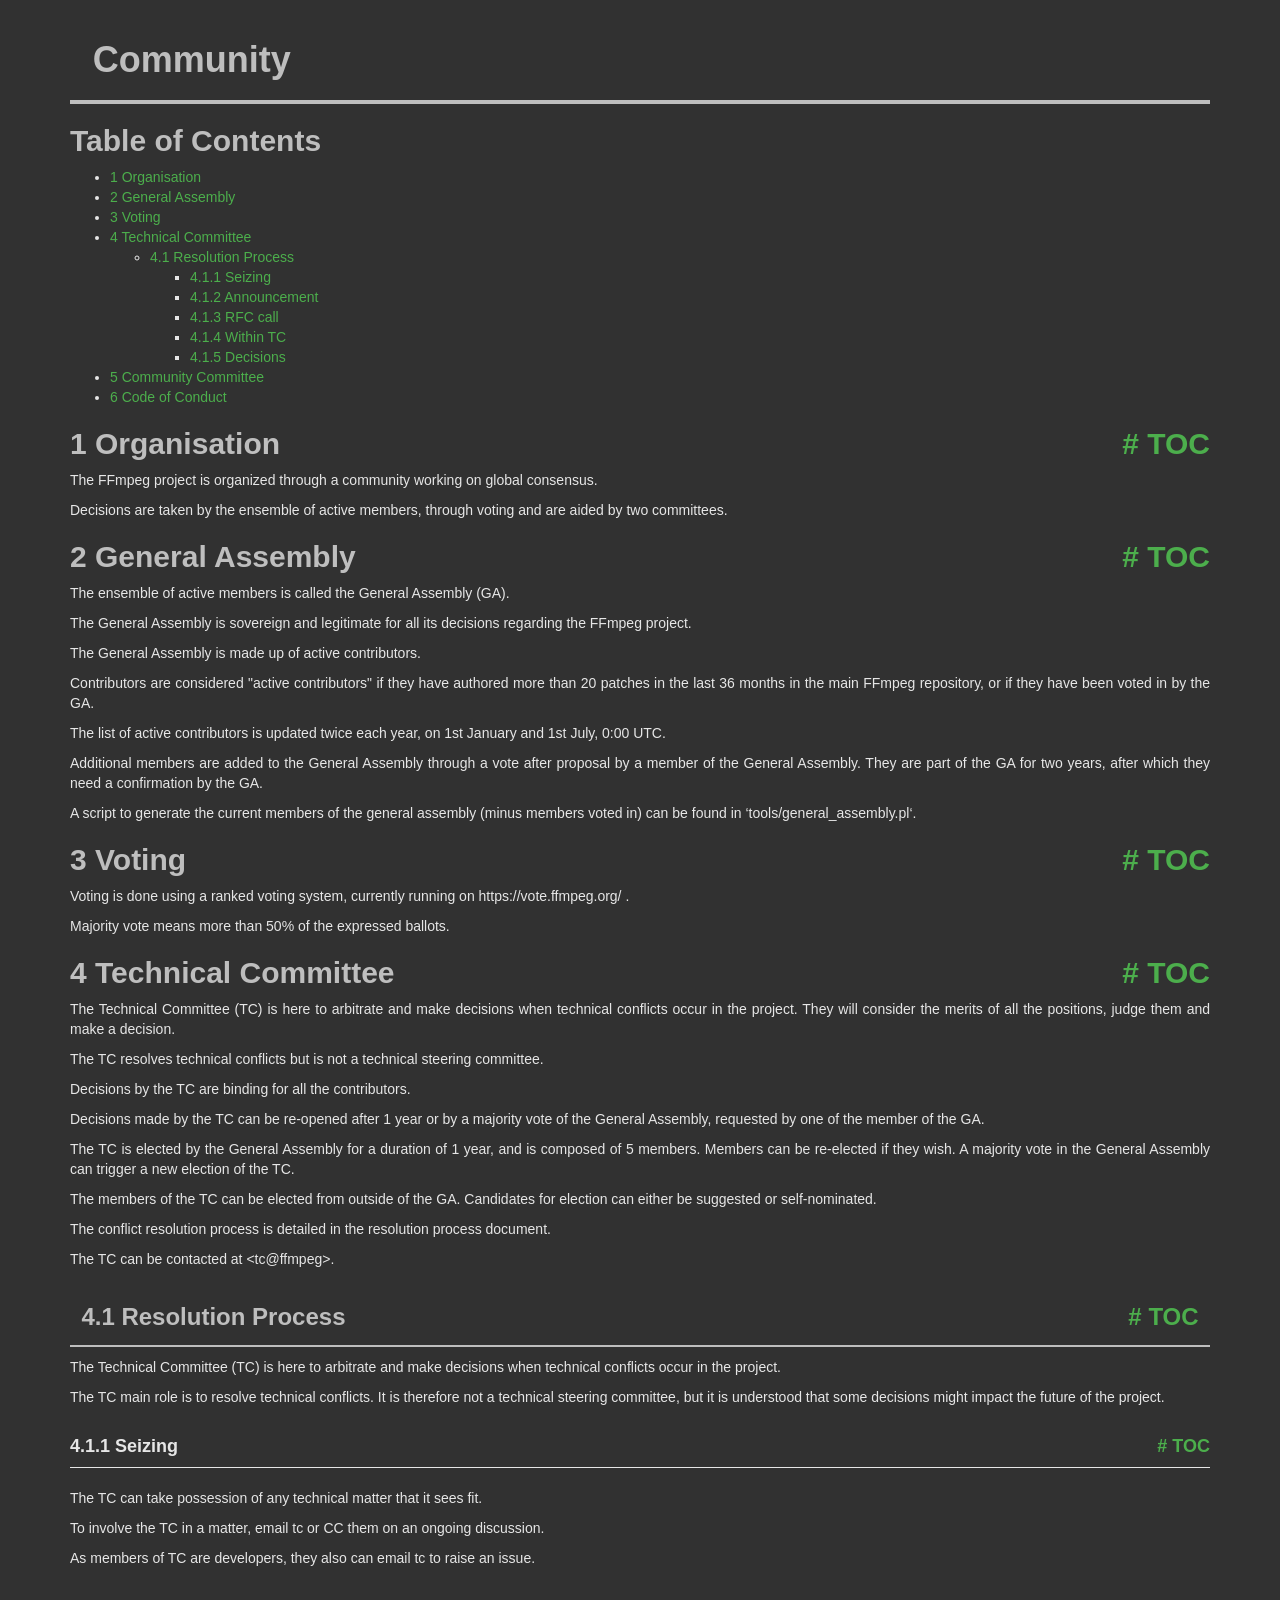
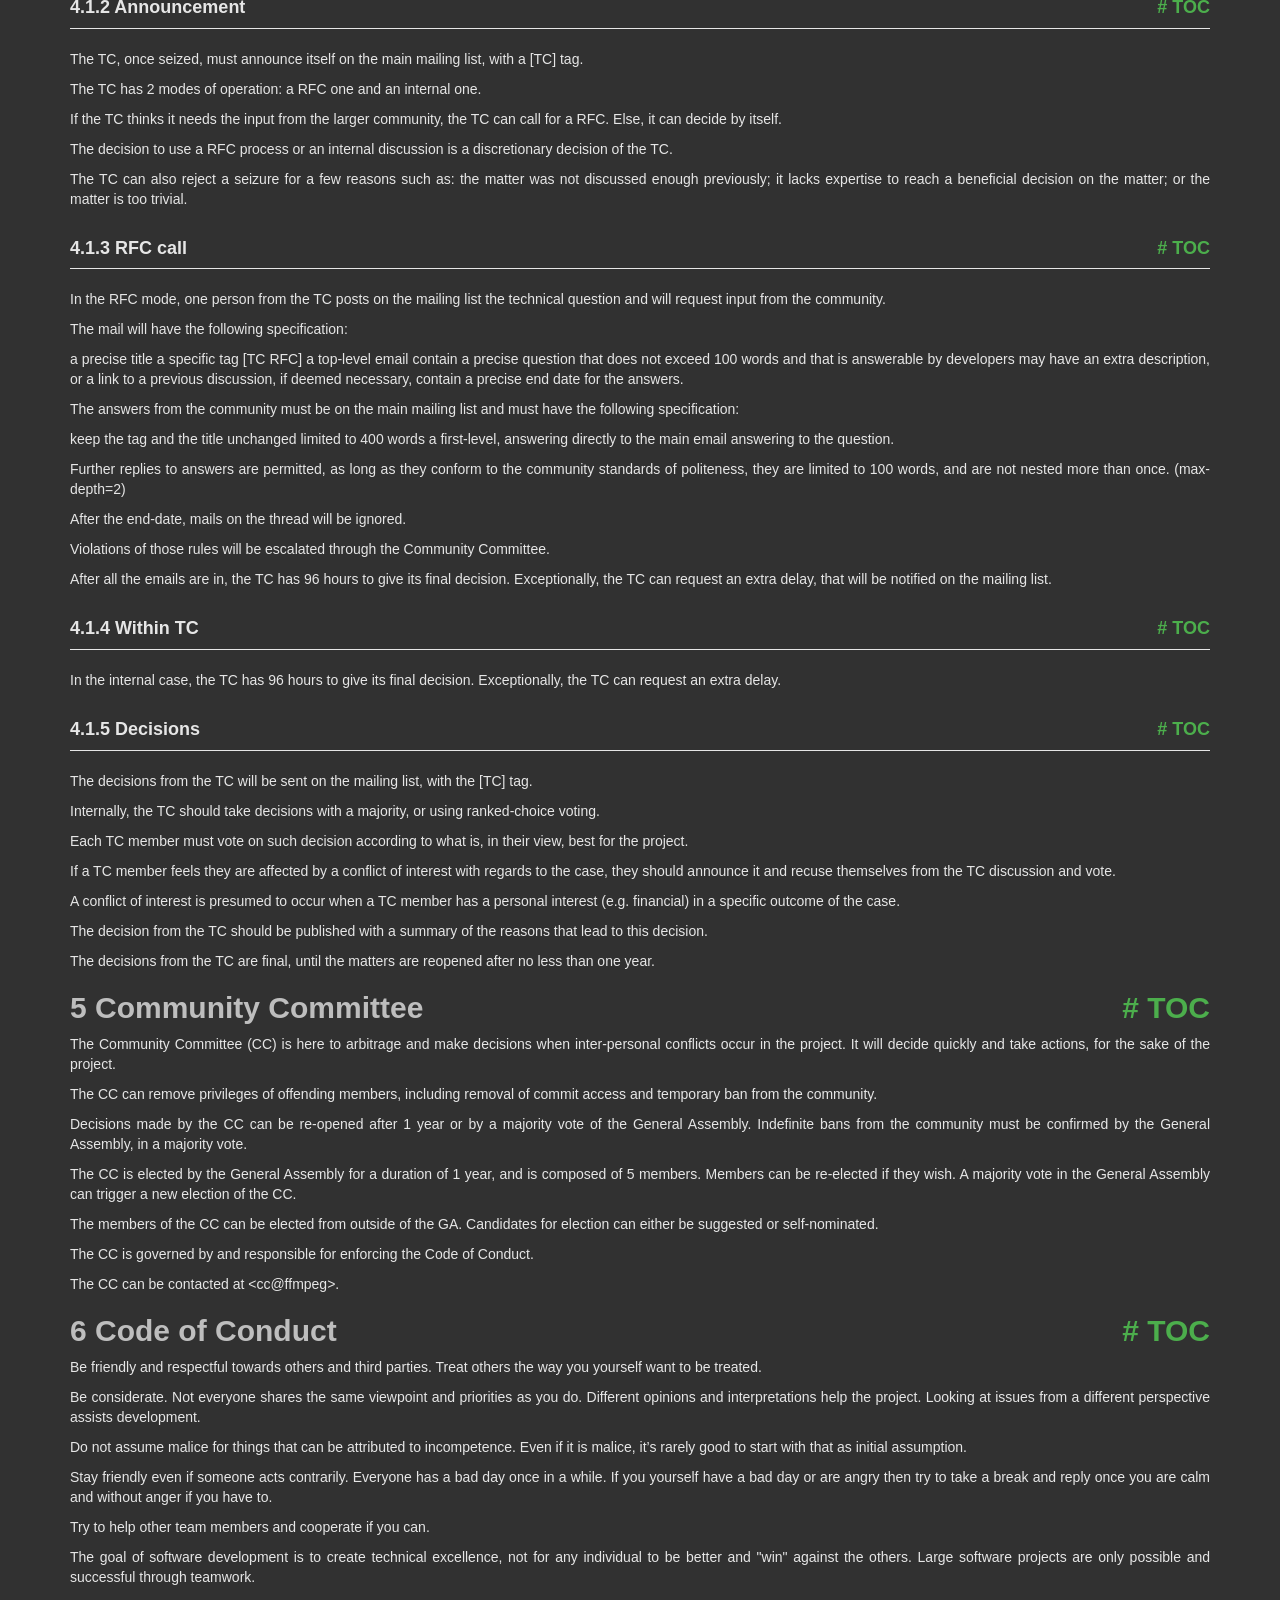
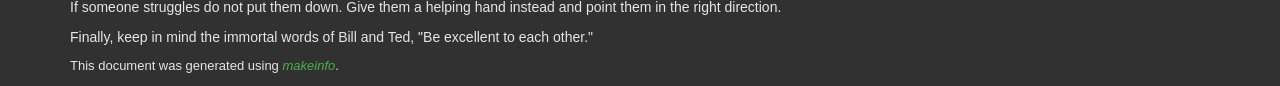
<file: ffmpeg/doc/community.html>
<!DOCTYPE html PUBLIC "-//W3C//DTD HTML 4.01 Transitional//EN" "http://www.w3.org/TR/html4/loose.dtd">
<html>
<!-- Created by GNU Texinfo 7.2, https://www.gnu.org/software/texinfo/ -->
  <head>
    <meta charset="utf-8">
    <title>
      Community
    </title>
    <meta name="viewport" content="width=device-width,initial-scale=1.0">
    <link rel="stylesheet" type="text/css" href="bootstrap.min.css">
    <link rel="stylesheet" type="text/css" href="style.min.css">
  </head>
  <body>
    <div class="container">
      <h1>
      Community
      </h1>


<a name="SEC_Top"></a>

<div class="region-contents" id="SEC_Contents">
<h2 class="contents-heading">Table of Contents</h2>

<div class="contents">

<ul class="toc-numbered-mark">
  <li><a id="toc-Organisation" href="#Organisation-1">1 Organisation</a></li>
  <li><a id="toc-General-Assembly" href="#General-Assembly-1">2 General Assembly</a></li>
  <li><a id="toc-Voting" href="#Voting-1">3 Voting</a></li>
  <li><a id="toc-Technical-Committee" href="#Technical-Committee-1">4 Technical Committee</a>
  <ul class="toc-numbered-mark">
    <li><a id="toc-Resolution-Process" href="#Resolution-Process-1">4.1 Resolution Process</a>
    <ul class="toc-numbered-mark">
      <li><a id="toc-Seizing" href="#Seizing">4.1.1 Seizing</a></li>
      <li><a id="toc-Announcement" href="#Announcement">4.1.2 Announcement</a></li>
      <li><a id="toc-RFC-call" href="#RFC-call">4.1.3 RFC call</a></li>
      <li><a id="toc-Within-TC" href="#Within-TC">4.1.4 Within TC</a></li>
      <li><a id="toc-Decisions" href="#Decisions">4.1.5 Decisions</a></li>
    </ul></li>
  </ul></li>
  <li><a id="toc-Community-Committee" href="#Community-Committee-1">5 Community Committee</a></li>
  <li><a id="toc-Code-of-Conduct" href="#Code-of-Conduct-1">6 Code of Conduct</a></li>
</ul>
</div>
</div>

<a class="anchor" id="Organisation"></a><a name="Organisation-1"></a>
<h2 class="chapter">1 Organisation<span class="pull-right"><a class="anchor hidden-xs" href="#Organisation" aria-hidden="true">#</a> <a class="anchor hidden-xs"href="#toc-Organisation" aria-hidden="true">TOC</a></span></h2>

<p>The FFmpeg project is organized through a community working on global consensus.
</p>
<p>Decisions are taken by the ensemble of active members, through voting and are aided by two committees.
</p>
<a class="anchor" id="General-Assembly"></a><a name="General-Assembly-1"></a>
<h2 class="chapter">2 General Assembly<span class="pull-right"><a class="anchor hidden-xs" href="#General-Assembly" aria-hidden="true">#</a> <a class="anchor hidden-xs"href="#toc-General-Assembly" aria-hidden="true">TOC</a></span></h2>

<p>The ensemble of active members is called the General Assembly (GA).
</p>
<p>The General Assembly is sovereign and legitimate for all its decisions regarding the FFmpeg project.
</p>
<p>The General Assembly is made up of active contributors.
</p>
<p>Contributors are considered &quot;active contributors&quot; if they have authored more than 20 patches in the last 36 months in the main FFmpeg repository, or if they have been voted in by the GA.
</p>
<p>The list of active contributors is updated twice each year, on 1st January and 1st July, 0:00 UTC.
</p>
<p>Additional members are added to the General Assembly through a vote after proposal by a member of the General Assembly. They are part of the GA for two years, after which they need a confirmation by the GA.
</p>
<p>A script to generate the current members of the general assembly (minus members voted in) can be found in &lsquo;tools/general_assembly.pl&lsquo;.
</p>
<a class="anchor" id="Voting"></a><a name="Voting-1"></a>
<h2 class="chapter">3 Voting<span class="pull-right"><a class="anchor hidden-xs" href="#Voting" aria-hidden="true">#</a> <a class="anchor hidden-xs"href="#toc-Voting" aria-hidden="true">TOC</a></span></h2>

<p>Voting is done using a ranked voting system, currently running on https://vote.ffmpeg.org/ .
</p>
<p>Majority vote means more than 50% of the expressed ballots.
</p>
<a class="anchor" id="Technical-Committee"></a><a name="Technical-Committee-1"></a>
<h2 class="chapter">4 Technical Committee<span class="pull-right"><a class="anchor hidden-xs" href="#Technical-Committee" aria-hidden="true">#</a> <a class="anchor hidden-xs"href="#toc-Technical-Committee" aria-hidden="true">TOC</a></span></h2>

<p>The Technical Committee (TC) is here to arbitrate and make decisions when technical conflicts occur in the project. They will consider the merits of all the positions, judge them and make a decision.
</p>
<p>The TC resolves technical conflicts but is not a technical steering committee.
</p>
<p>Decisions by the TC are binding for all the contributors.
</p>
<p>Decisions made by the TC can be re-opened after 1 year or by a majority vote of the General Assembly, requested by one of the member of the GA.
</p>
<p>The TC is elected by the General Assembly for a duration of 1 year, and is composed of 5 members. Members can be re-elected if they wish. A majority vote in the General Assembly can trigger a new election of the TC.
</p>
<p>The members of the TC can be elected from outside of the GA. Candidates for election can either be suggested or self-nominated.
</p>
<p>The conflict resolution process is detailed in the resolution process document.
</p>
<p>The TC can be contacted at &lt;tc@ffmpeg&gt;.
</p>
<a class="anchor" id="Resolution-Process"></a><a name="Resolution-Process-1"></a>
<h3 class="section">4.1 Resolution Process<span class="pull-right"><a class="anchor hidden-xs" href="#Resolution-Process" aria-hidden="true">#</a> <a class="anchor hidden-xs"href="#toc-Resolution-Process" aria-hidden="true">TOC</a></span></h3>

<p>The Technical Committee (TC) is here to arbitrate and make decisions when technical conflicts occur in the project.
</p>
<p>The TC main role is to resolve technical conflicts. It is therefore not a technical steering committee, but it is understood that some decisions might impact the future of the project.
</p>
<a name="Seizing"></a>
<h4 class="subsection">4.1.1 Seizing<span class="pull-right"><a class="anchor hidden-xs" href="#Seizing" aria-hidden="true">#</a> <a class="anchor hidden-xs"href="#toc-Seizing" aria-hidden="true">TOC</a></span></h4>

<p>The TC can take possession of any technical matter that it sees fit.
</p>
<p>To involve the TC in a matter, email tc&nbsp;or CC them on an ongoing discussion.
</p>
<p>As members of TC are developers, they also can email tc&nbsp;to raise an issue.
</p><a name="Announcement"></a>
<h4 class="subsection">4.1.2 Announcement<span class="pull-right"><a class="anchor hidden-xs" href="#Announcement" aria-hidden="true">#</a> <a class="anchor hidden-xs"href="#toc-Announcement" aria-hidden="true">TOC</a></span></h4>

<p>The TC, once seized, must announce itself on the main mailing list, with a [TC] tag.
</p>
<p>The TC has 2 modes of operation: a RFC one and an internal one.
</p>
<p>If the TC thinks it needs the input from the larger community, the TC can call for a RFC. Else, it can decide by itself.
</p>
<p>The decision to use a RFC process or an internal discussion is a discretionary decision of the TC.
</p>
<p>The TC can also reject a seizure for a few reasons such as: the matter was not discussed enough previously; it lacks expertise to reach a beneficial decision on the matter; or the matter is too trivial.
</p><a name="RFC-call"></a>
<h4 class="subsection">4.1.3 RFC call<span class="pull-right"><a class="anchor hidden-xs" href="#RFC-call" aria-hidden="true">#</a> <a class="anchor hidden-xs"href="#toc-RFC-call" aria-hidden="true">TOC</a></span></h4>

<p>In the RFC mode, one person from the TC posts on the mailing list the technical question and will request input from the community.
</p>
<p>The mail will have the following specification:
</p>
<p>a precise title
    a specific tag [TC RFC]
    a top-level email
    contain a precise question that does not exceed 100 words and that is answerable by developers
    may have an extra description, or a link to a previous discussion, if deemed necessary,
    contain a precise end date for the answers.
</p>
<p>The answers from the community must be on the main mailing list and must have the following specification:
</p>
<p>keep the tag and the title unchanged
    limited to 400 words
    a first-level, answering directly to the main email
    answering to the question.
</p>
<p>Further replies to answers are permitted, as long as they conform to the community standards of politeness, they are limited to 100 words, and are not nested more than once. (max-depth=2)
</p>
<p>After the end-date, mails on the thread will be ignored.
</p>
<p>Violations of those rules will be escalated through the Community Committee.
</p>
<p>After all the emails are in, the TC has 96 hours to give its final decision. Exceptionally, the TC can request an extra delay, that will be notified on the mailing list.
</p><a name="Within-TC"></a>
<h4 class="subsection">4.1.4 Within TC<span class="pull-right"><a class="anchor hidden-xs" href="#Within-TC" aria-hidden="true">#</a> <a class="anchor hidden-xs"href="#toc-Within-TC" aria-hidden="true">TOC</a></span></h4>

<p>In the internal case, the TC has 96 hours to give its final decision. Exceptionally, the TC can request an extra delay.
</p><a name="Decisions"></a>
<h4 class="subsection">4.1.5 Decisions<span class="pull-right"><a class="anchor hidden-xs" href="#Decisions" aria-hidden="true">#</a> <a class="anchor hidden-xs"href="#toc-Decisions" aria-hidden="true">TOC</a></span></h4>

<p>The decisions from the TC will be sent on the mailing list, with the [TC] tag.
</p>
<p>Internally, the TC should take decisions with a majority, or using ranked-choice voting.
</p>
<p>Each TC member must vote on such decision according to what is, in their view, best for the project.
</p>
<p>If a TC member feels they are affected by a conflict of interest with regards to the case, they should announce it and recuse themselves from the TC
discussion and vote.
</p>
<p>A conflict of interest is presumed to occur when a TC member has a personal interest (e.g. financial) in a specific outcome of the case.
</p>
<p>The decision from the TC should be published with a summary of the reasons that lead to this decision.
</p>
<p>The decisions from the TC are final, until the matters are reopened after no less than one year.
</p>
<a class="anchor" id="Community-Committee"></a><a name="Community-Committee-1"></a>
<h2 class="chapter">5 Community Committee<span class="pull-right"><a class="anchor hidden-xs" href="#Community-Committee" aria-hidden="true">#</a> <a class="anchor hidden-xs"href="#toc-Community-Committee" aria-hidden="true">TOC</a></span></h2>

<p>The Community Committee (CC) is here to arbitrage and make decisions when inter-personal conflicts occur in the project. It will decide quickly and take actions, for the sake of the project.
</p>
<p>The CC can remove privileges of offending members, including removal of commit access and temporary ban from the community.
</p>
<p>Decisions made by the CC can be re-opened after 1 year or by a majority vote of the General Assembly. Indefinite bans from the community must be confirmed by the General Assembly, in a majority vote.
</p>
<p>The CC is elected by the General Assembly for a duration of 1 year, and is composed of 5 members. Members can be re-elected if they wish. A majority vote in the General Assembly can trigger a new election of the CC.
</p>
<p>The members of the CC can be elected from outside of the GA. Candidates for election can either be suggested or self-nominated.
</p>
<p>The CC is governed by and responsible for enforcing the Code of Conduct.
</p>
<p>The CC can be contacted at &lt;cc@ffmpeg&gt;.
</p>
<a class="anchor" id="Code-of-Conduct"></a><a name="Code-of-Conduct-1"></a>
<h2 class="chapter">6 Code of Conduct<span class="pull-right"><a class="anchor hidden-xs" href="#Code-of-Conduct" aria-hidden="true">#</a> <a class="anchor hidden-xs"href="#toc-Code-of-Conduct" aria-hidden="true">TOC</a></span></h2>

<p>Be friendly and respectful towards others and third parties.
Treat others the way you yourself want to be treated.
</p>
<p>Be considerate. Not everyone shares the same viewpoint and priorities as you do.
Different opinions and interpretations help the project.
Looking at issues from a different perspective assists development.
</p>
<p>Do not assume malice for things that can be attributed to incompetence. Even if
it is malice, it&rsquo;s rarely good to start with that as initial assumption.
</p>
<p>Stay friendly even if someone acts contrarily. Everyone has a bad day
once in a while.
If you yourself have a bad day or are angry then try to take a break and reply
once you are calm and without anger if you have to.
</p>
<p>Try to help other team members and cooperate if you can.
</p>
<p>The goal of software development is to create technical excellence, not for any
individual to be better and &quot;win&quot; against the others. Large software projects
are only possible and successful through teamwork.
</p>
<p>If someone struggles do not put them down. Give them a helping hand
instead and point them in the right direction.
</p>
<p>Finally, keep in mind the immortal words of Bill and Ted,
&quot;Be excellent to each other.&quot;
</p>
      <p style="font-size: small;">
        This document was generated using <a class="uref" href="https://www.gnu.org/software/texinfo/"><em class="emph">makeinfo</em></a>.
      </p>
    </div>
  </body>
</html>
</file>
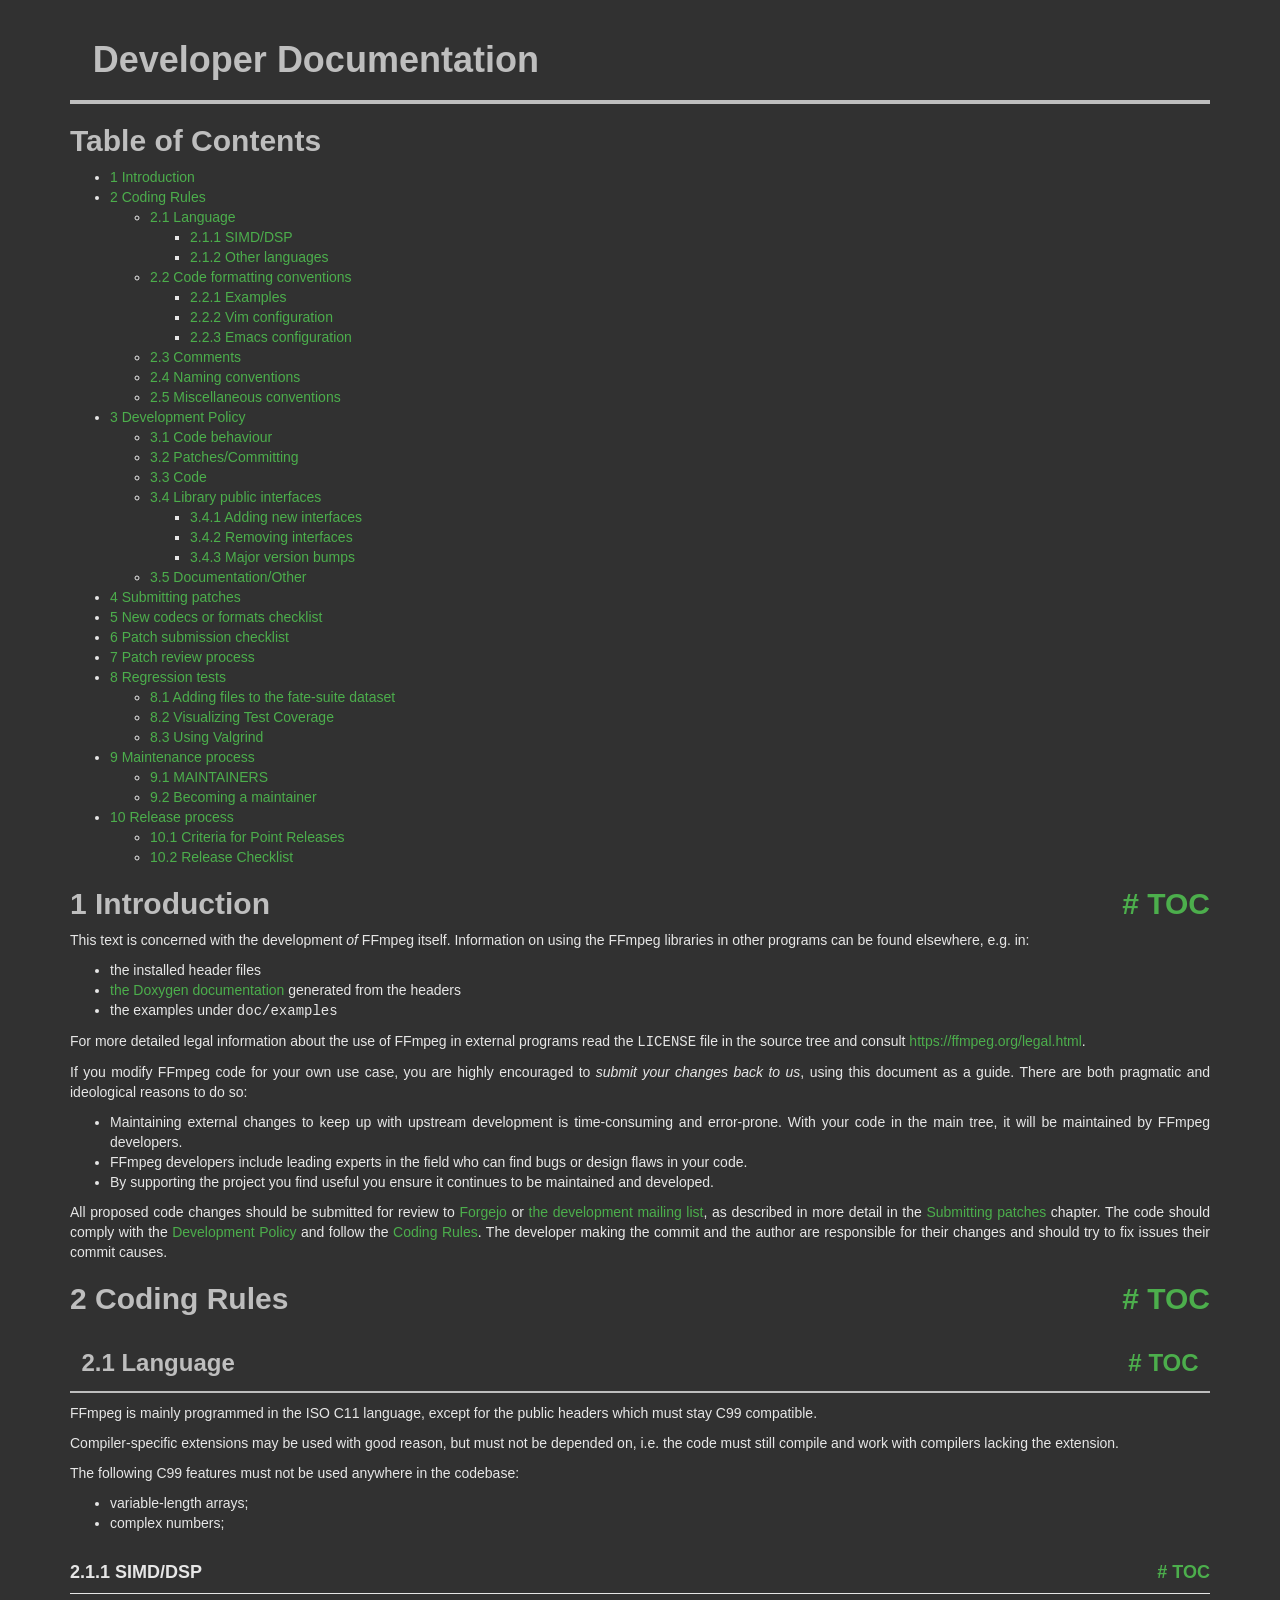
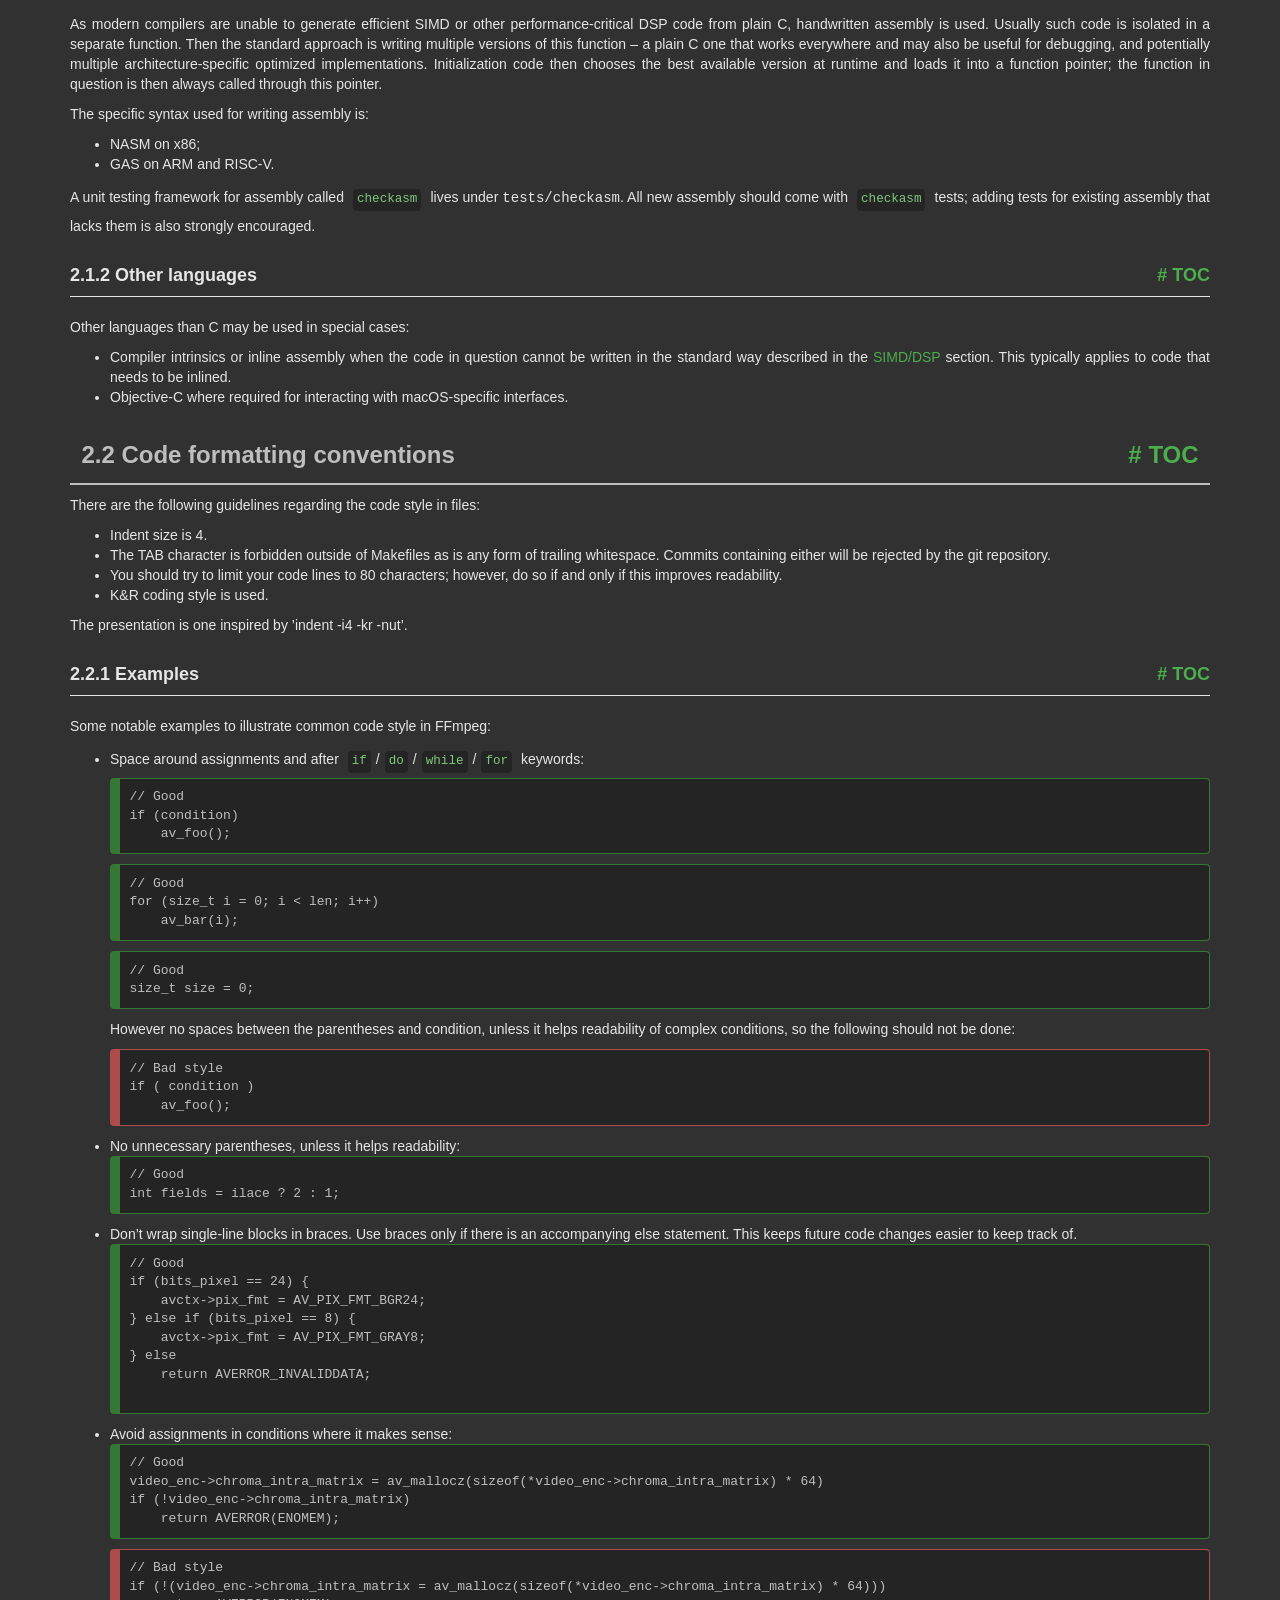
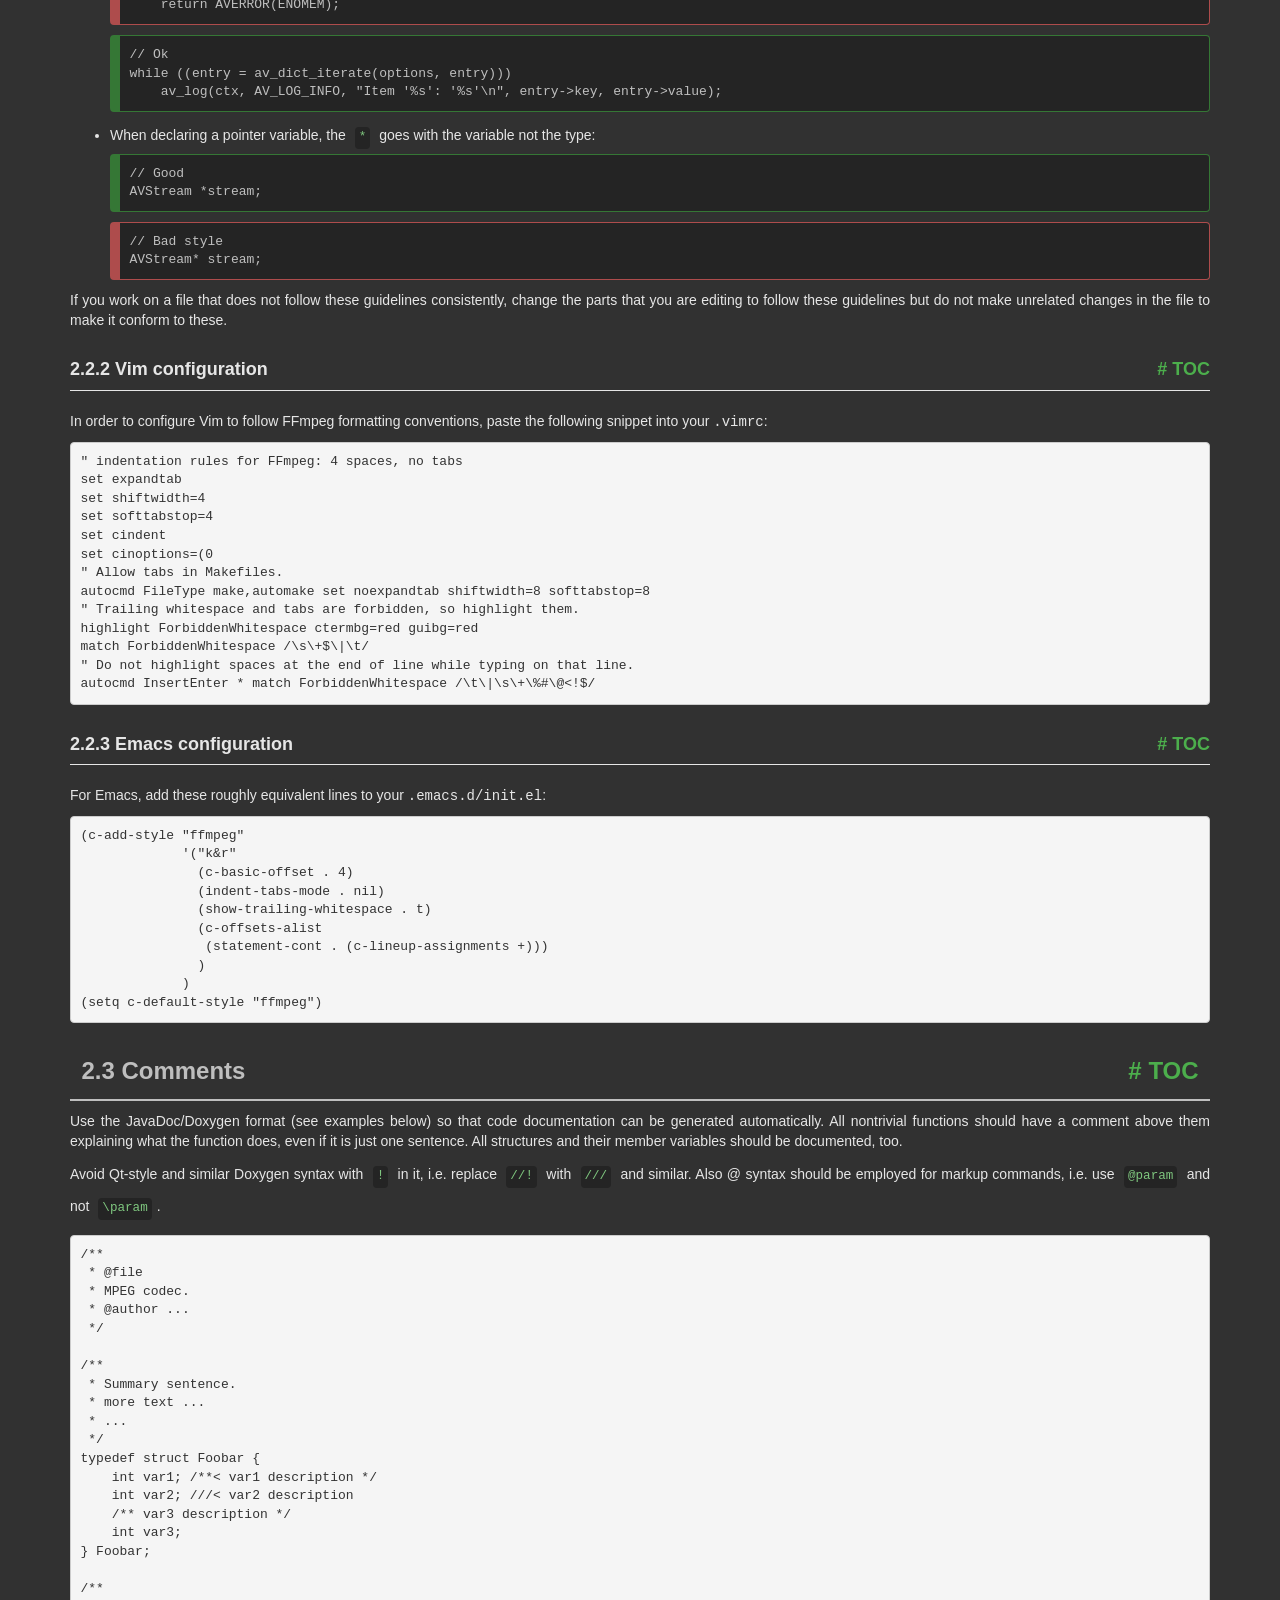
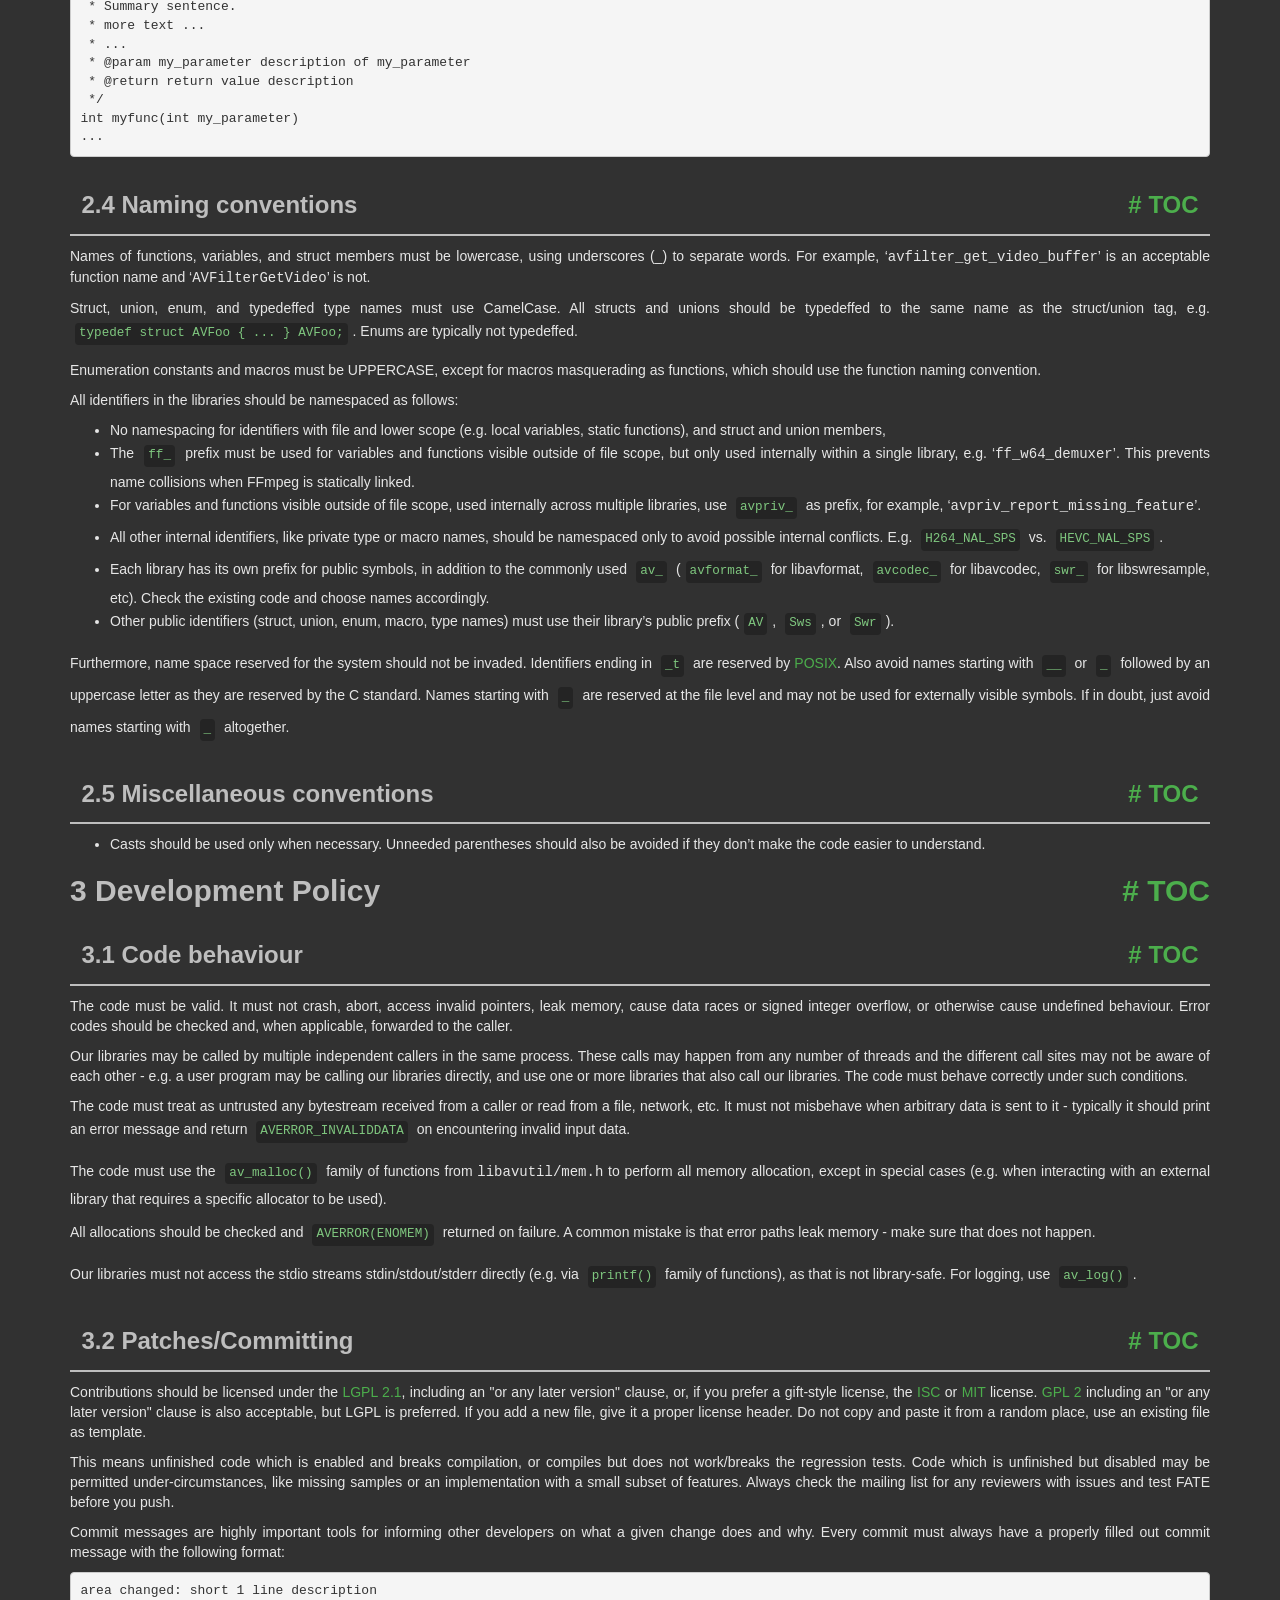
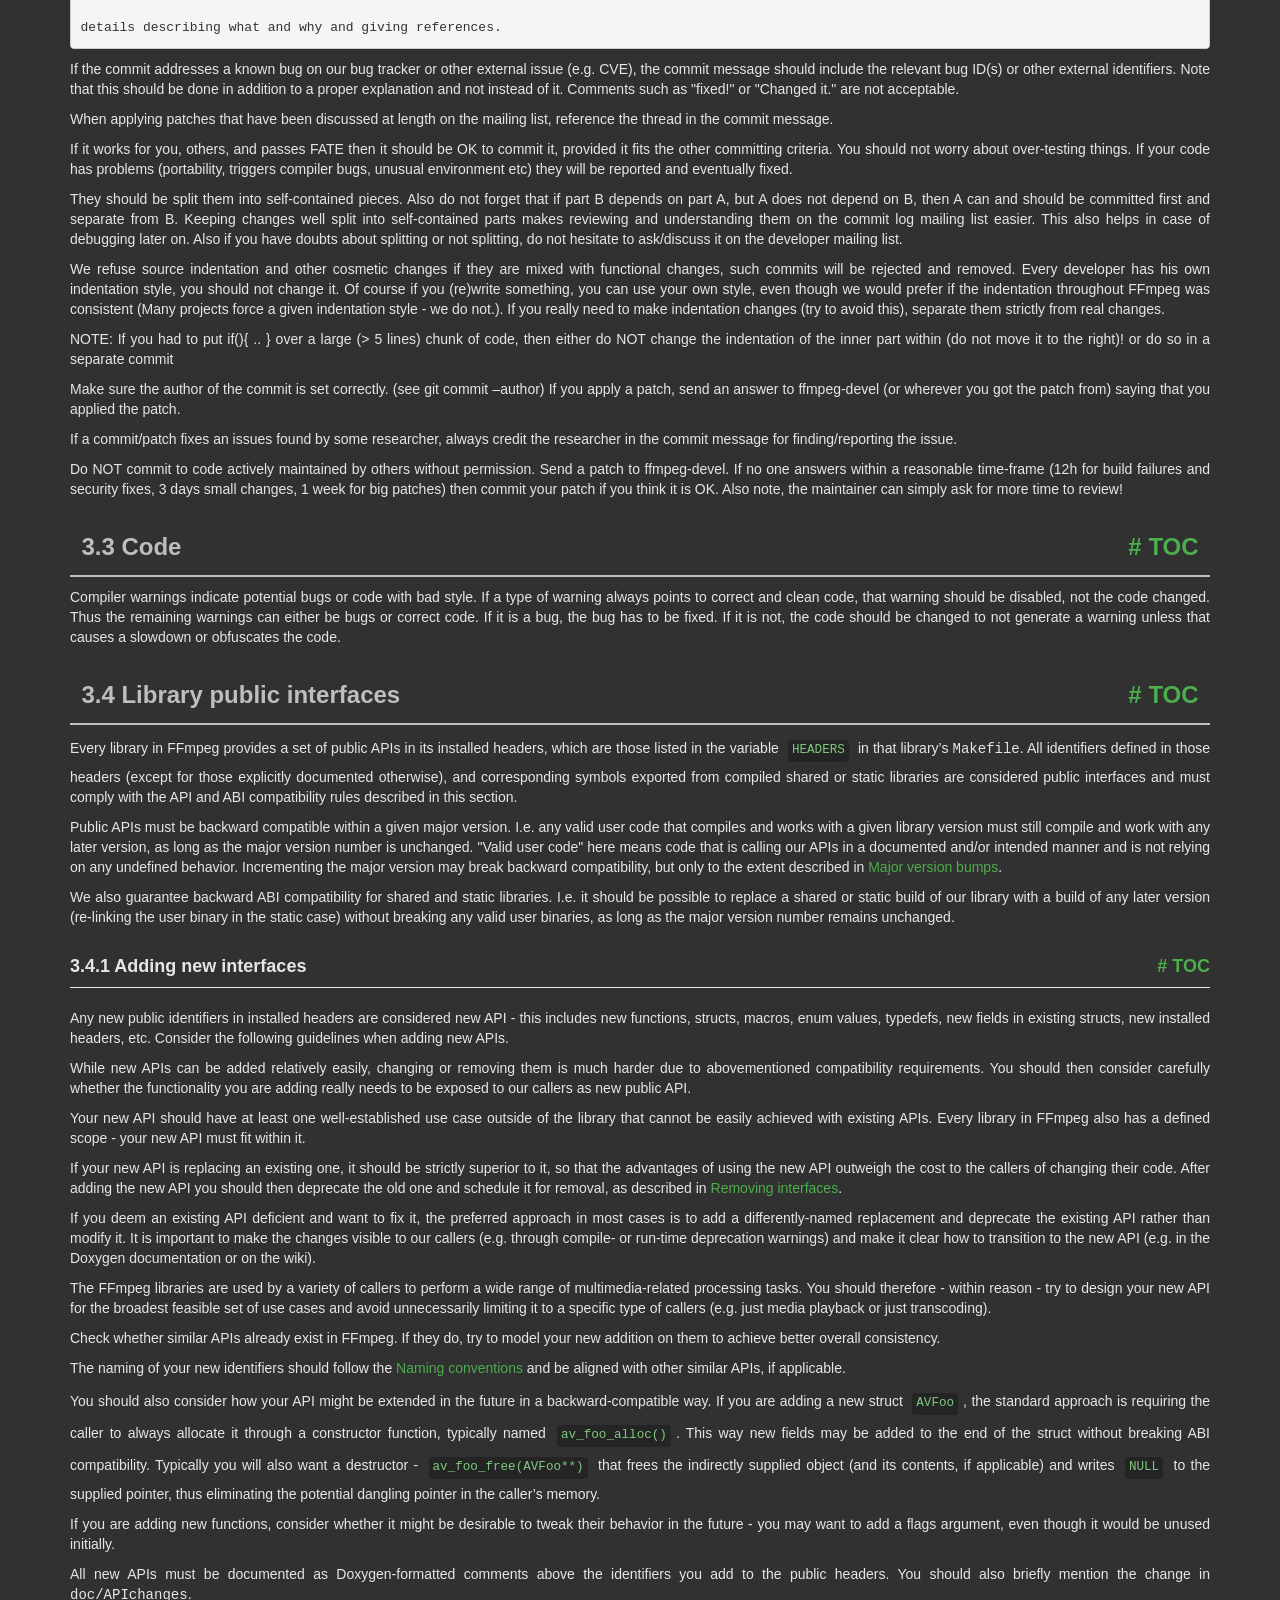
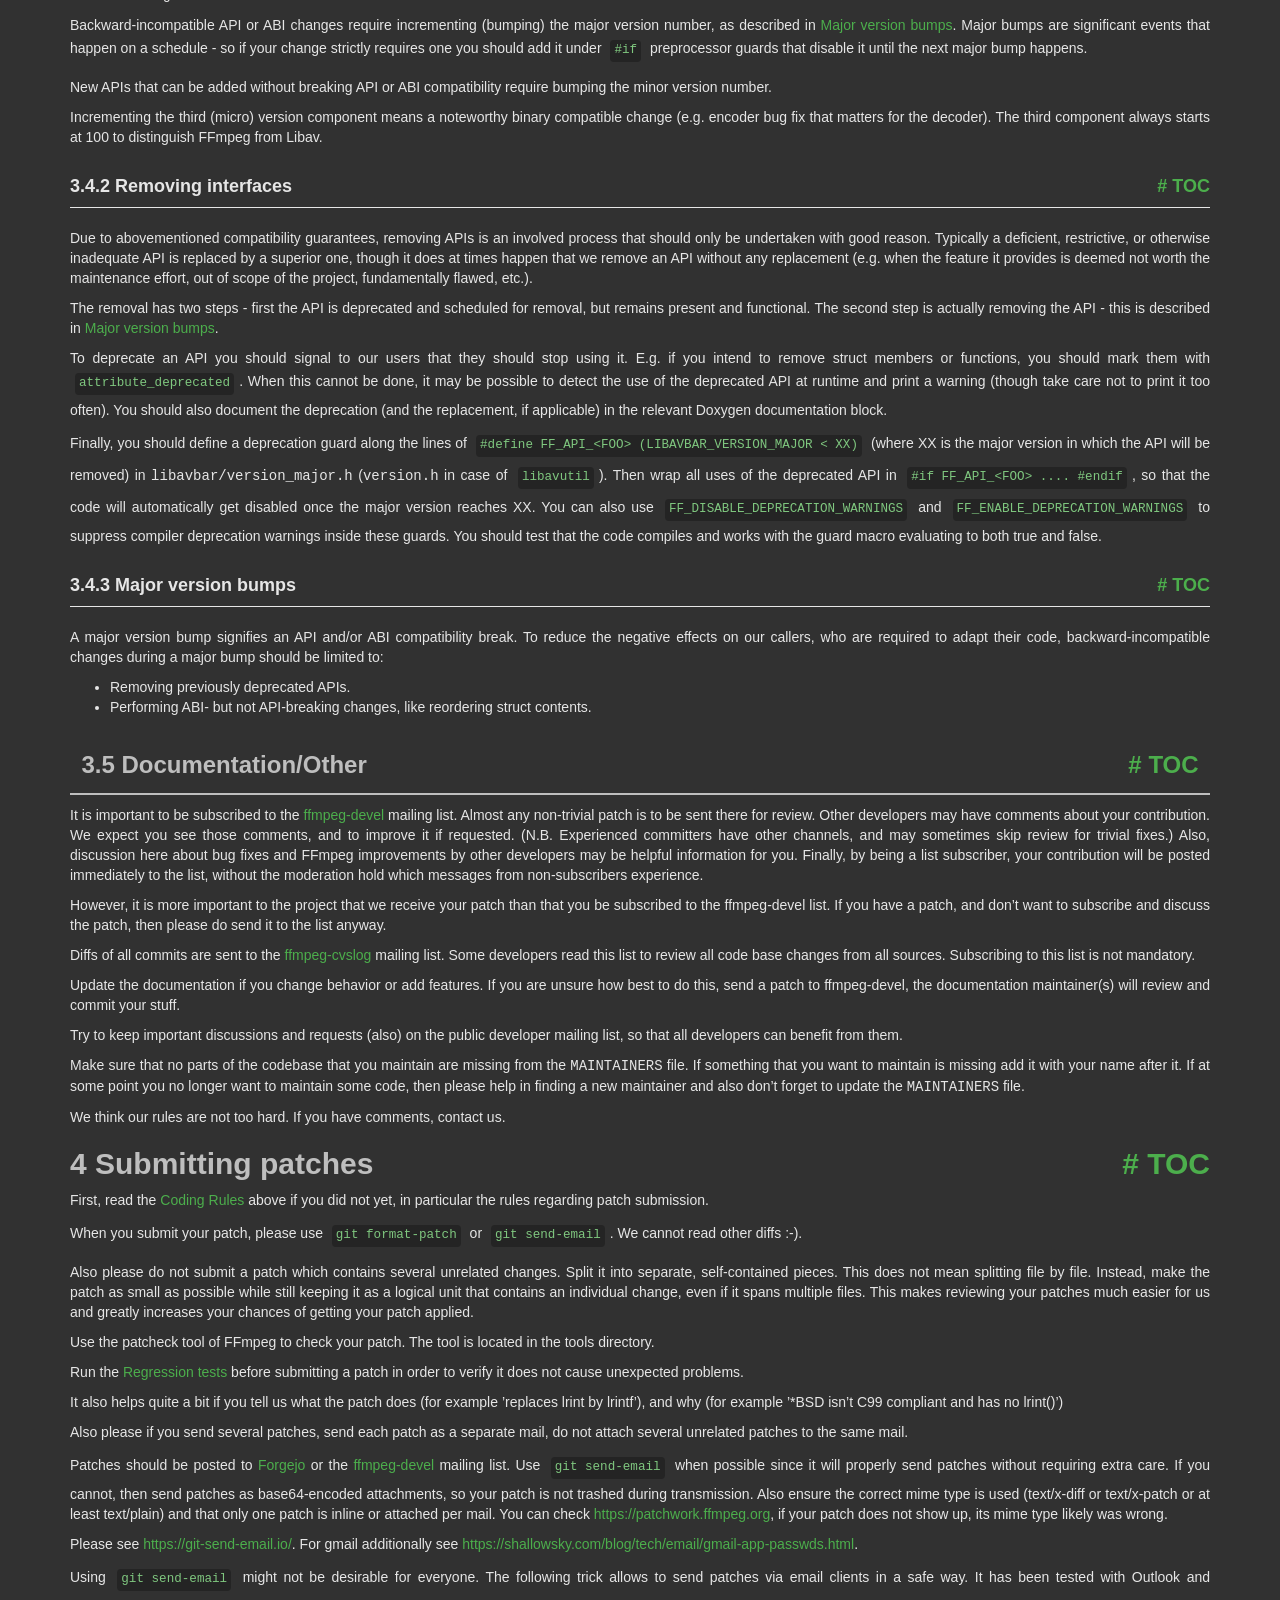
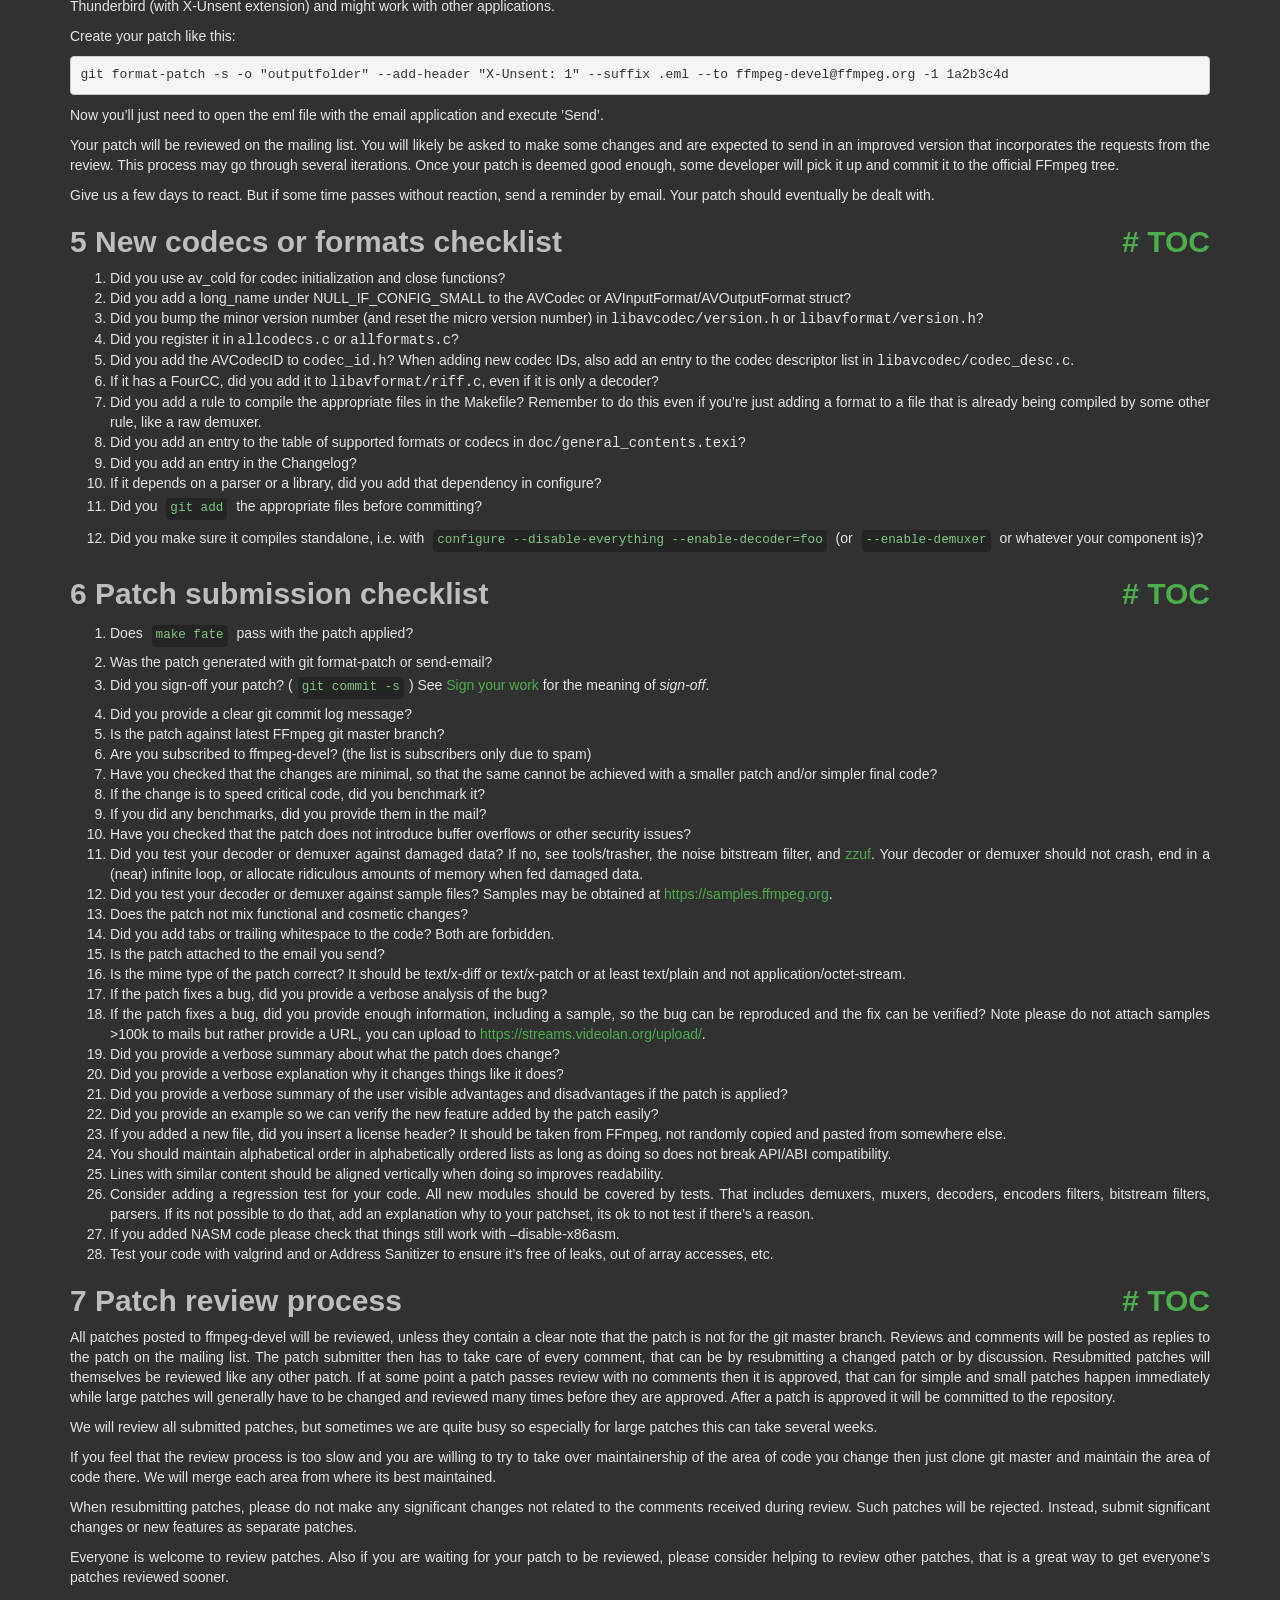
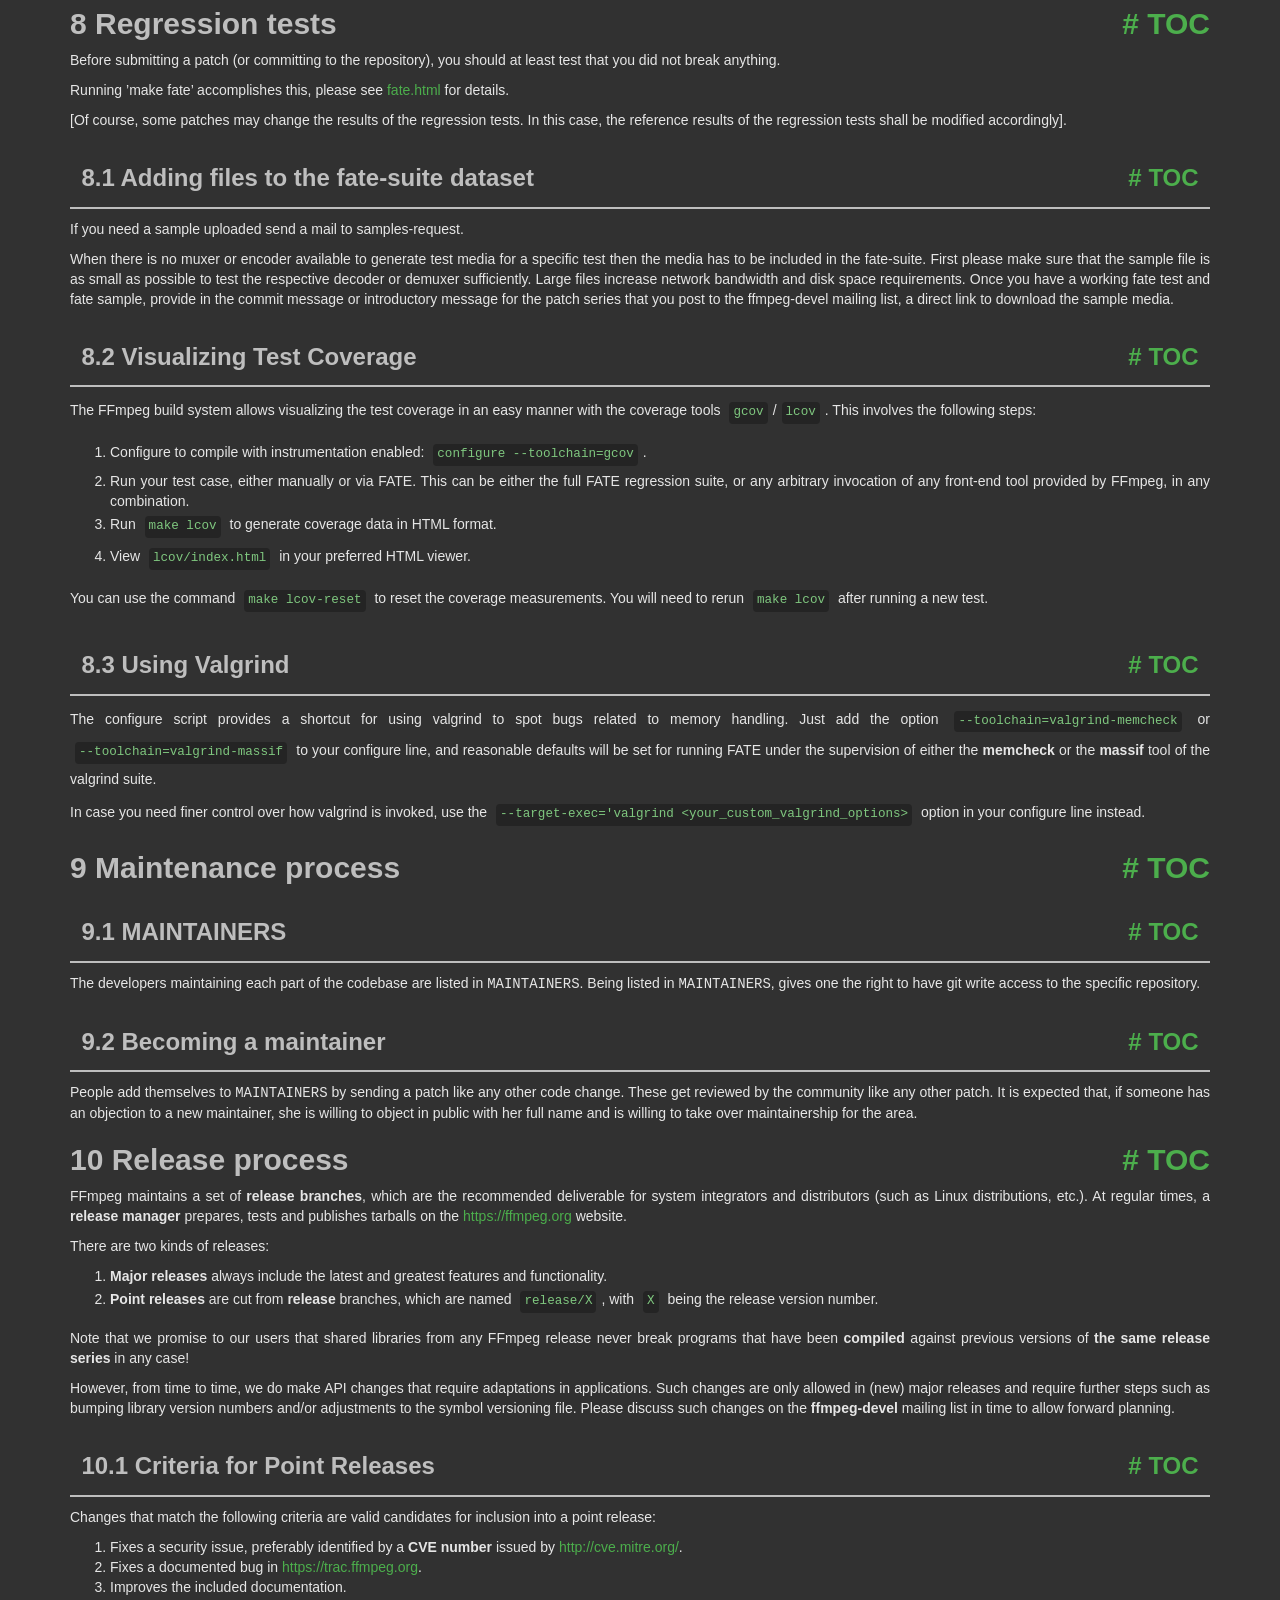
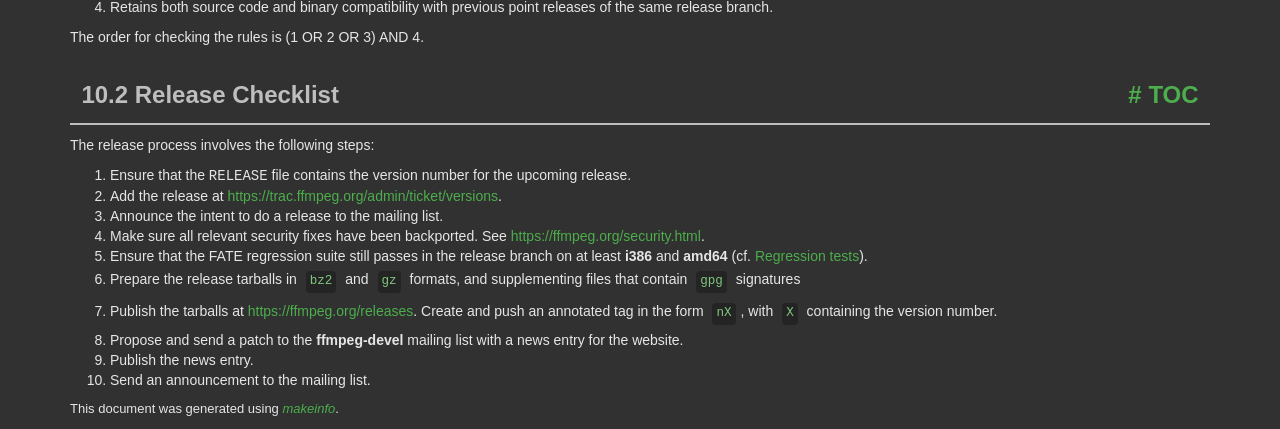
<file: ffmpeg/doc/developer.html>
<!DOCTYPE html PUBLIC "-//W3C//DTD HTML 4.01 Transitional//EN" "http://www.w3.org/TR/html4/loose.dtd">
<html>
<!-- Created by GNU Texinfo 7.2, https://www.gnu.org/software/texinfo/ -->
  <head>
    <meta charset="utf-8">
    <title>
      Developer Documentation
    </title>
    <meta name="viewport" content="width=device-width,initial-scale=1.0">
    <link rel="stylesheet" type="text/css" href="bootstrap.min.css">
    <link rel="stylesheet" type="text/css" href="style.min.css">
  </head>
  <body>
    <div class="container">
      <h1>
      Developer Documentation
      </h1>


<a name="SEC_Top"></a>

<div class="region-contents" id="SEC_Contents">
<h2 class="contents-heading">Table of Contents</h2>

<div class="contents">

<ul class="toc-numbered-mark">
  <li><a id="toc-Introduction" href="#Introduction">1 Introduction</a></li>
  <li><a id="toc-Coding-Rules" href="#Coding-Rules-1">2 Coding Rules</a>
  <ul class="toc-numbered-mark">
    <li><a id="toc-Language" href="#Language">2.1 Language</a>
    <ul class="toc-numbered-mark">
      <li><a id="toc-SIMD_002fDSP" href="#SIMD_002fDSP-1">2.1.1 SIMD/DSP</a></li>
      <li><a id="toc-Other-languages" href="#Other-languages">2.1.2 Other languages</a></li>
    </ul></li>
    <li><a id="toc-Code-formatting-conventions" href="#Code-formatting-conventions">2.2 Code formatting conventions</a>
    <ul class="toc-numbered-mark">
      <li><a id="toc-Examples" href="#Examples">2.2.1 Examples</a></li>
      <li><a id="toc-Vim-configuration" href="#Vim-configuration">2.2.2 Vim configuration</a></li>
      <li><a id="toc-Emacs-configuration" href="#Emacs-configuration">2.2.3 Emacs configuration</a></li>
    </ul></li>
    <li><a id="toc-Comments" href="#Comments">2.3 Comments</a></li>
    <li><a id="toc-Naming-conventions" href="#Naming-conventions-1">2.4 Naming conventions</a></li>
    <li><a id="toc-Miscellaneous-conventions" href="#Miscellaneous-conventions">2.5 Miscellaneous conventions</a></li>
  </ul></li>
  <li><a id="toc-Development-Policy" href="#Development-Policy-1">3 Development Policy</a>
  <ul class="toc-numbered-mark">
    <li><a id="toc-Code-behaviour" href="#Code-behaviour">3.1 Code behaviour</a></li>
    <li><a id="toc-Patches_002fCommitting" href="#Patches_002fCommitting">3.2 Patches/Committing</a></li>
    <li><a id="toc-Code" href="#Code">3.3 Code</a></li>
    <li><a id="toc-Library-public-interfaces" href="#Library-public-interfaces">3.4 Library public interfaces</a>
    <ul class="toc-numbered-mark">
      <li><a id="toc-Adding-new-interfaces" href="#Adding-new-interfaces">3.4.1 Adding new interfaces</a></li>
      <li><a id="toc-Removing-interfaces" href="#Removing-interfaces-1">3.4.2 Removing interfaces</a></li>
      <li><a id="toc-Major-version-bumps" href="#Major-version-bumps-1">3.4.3 Major version bumps</a></li>
    </ul></li>
    <li><a id="toc-Documentation_002fOther" href="#Documentation_002fOther">3.5 Documentation/Other</a></li>
  </ul></li>
  <li><a id="toc-Submitting-patches" href="#Submitting-patches-1">4 Submitting patches</a></li>
  <li><a id="toc-New-codecs-or-formats-checklist" href="#New-codecs-or-formats-checklist">5 New codecs or formats checklist</a></li>
  <li><a id="toc-Patch-submission-checklist" href="#Patch-submission-checklist">6 Patch submission checklist</a></li>
  <li><a id="toc-Patch-review-process" href="#Patch-review-process">7 Patch review process</a></li>
  <li><a id="toc-Regression-tests" href="#Regression-tests-1">8 Regression tests</a>
  <ul class="toc-numbered-mark">
    <li><a id="toc-Adding-files-to-the-fate_002dsuite-dataset" href="#Adding-files-to-the-fate_002dsuite-dataset">8.1 Adding files to the fate-suite dataset</a></li>
    <li><a id="toc-Visualizing-Test-Coverage" href="#Visualizing-Test-Coverage">8.2 Visualizing Test Coverage</a></li>
    <li><a id="toc-Using-Valgrind" href="#Using-Valgrind">8.3 Using Valgrind</a></li>
  </ul></li>
  <li><a id="toc-Maintenance-process" href="#Maintenance-process">9 Maintenance process</a>
  <ul class="toc-numbered-mark">
    <li><a id="toc-MAINTAINERS" href="#MAINTAINERS-1">9.1 MAINTAINERS</a></li>
    <li><a id="toc-Becoming-a-maintainer" href="#Becoming-a-maintainer-1">9.2 Becoming a maintainer</a></li>
  </ul></li>
  <li><a id="toc-Release-process" href="#Release-process-1">10 Release process</a>
  <ul class="toc-numbered-mark">
    <li><a id="toc-Criteria-for-Point-Releases" href="#Criteria-for-Point-Releases-1">10.1 Criteria for Point Releases</a></li>
    <li><a id="toc-Release-Checklist" href="#Release-Checklist">10.2 Release Checklist</a></li>
  </ul></li>
</ul>
</div>
</div>

<a name="Introduction"></a>
<h2 class="chapter">1 Introduction<span class="pull-right"><a class="anchor hidden-xs" href="#Introduction" aria-hidden="true">#</a> <a class="anchor hidden-xs"href="#toc-Introduction" aria-hidden="true">TOC</a></span></h2>

<p>This text is concerned with the development <em class="emph">of</em> FFmpeg itself. Information
on using the FFmpeg libraries in other programs can be found elsewhere, e.g. in:
</p><ul class="itemize mark-bullet">
<li>the installed header files
</li><li><a class="url" href="http://ffmpeg.org/doxygen/trunk/index.html">the Doxygen documentation</a>
generated from the headers
</li><li>the examples under <samp class="file">doc/examples</samp>
</li></ul>

<p>For more detailed legal information about the use of FFmpeg in
external programs read the <samp class="file">LICENSE</samp> file in the source tree and
consult <a class="url" href="https://ffmpeg.org/legal.html">https://ffmpeg.org/legal.html</a>.
</p>
<p>If you modify FFmpeg code for your own use case, you are highly encouraged to
<em class="emph">submit your changes back to us</em>, using this document as a guide. There are
both pragmatic and ideological reasons to do so:
</p><ul class="itemize mark-bullet">
<li>Maintaining external changes to keep up with upstream development is
time-consuming and error-prone. With your code in the main tree, it will be
maintained by FFmpeg developers.
</li><li>FFmpeg developers include leading experts in the field who can find bugs or
design flaws in your code.
</li><li>By supporting the project you find useful you ensure it continues to be
maintained and developed.
</li></ul>

<p>All proposed code changes should be submitted for review to
<a class="url" href="https://code.ffmpeg.org/FFmpeg/FFmpeg/pulls">Forgejo</a> or
<a class="url" href="mailto:ffmpeg-devel@ffmpeg.org">the development mailing list</a>, as
described in more detail in the <a class="ref" href="#Submitting-patches">Submitting patches</a> chapter. The code
should comply with the <a class="ref" href="#Development-Policy">Development Policy</a> and follow the <a class="ref" href="#Coding-Rules">Coding Rules</a>.
The developer making the commit and the author are responsible for their changes
and should try to fix issues their commit causes.
</p>
<a class="anchor" id="Coding-Rules"></a><a name="Coding-Rules-1"></a>
<h2 class="chapter">2 Coding Rules<span class="pull-right"><a class="anchor hidden-xs" href="#Coding-Rules" aria-hidden="true">#</a> <a class="anchor hidden-xs"href="#toc-Coding-Rules" aria-hidden="true">TOC</a></span></h2>

<a name="Language"></a>
<h3 class="section">2.1 Language<span class="pull-right"><a class="anchor hidden-xs" href="#Language" aria-hidden="true">#</a> <a class="anchor hidden-xs"href="#toc-Language" aria-hidden="true">TOC</a></span></h3>

<p>FFmpeg is mainly programmed in the ISO C11 language, except for the public
headers which must stay C99 compatible.
</p>
<p>Compiler-specific extensions may be used with good reason, but must not be
depended on, i.e. the code must still compile and work with compilers lacking
the extension.
</p>
<p>The following C99 features must not be used anywhere in the codebase:
</p><ul class="itemize mark-bullet">
<li>variable-length arrays;

</li><li>complex numbers;
</li></ul>

<a name="SIMD_002fDSP-1"></a>
<h4 class="subsection">2.1.1 SIMD/DSP<span class="pull-right"><a class="anchor hidden-xs" href="#SIMD_002fDSP" aria-hidden="true">#</a> <a class="anchor hidden-xs"href="#toc-SIMD_002fDSP" aria-hidden="true">TOC</a></span></h4>
<a class="anchor" id="SIMD_002fDSP"></a>
<p>As modern compilers are unable to generate efficient SIMD or other
performance-critical DSP code from plain C, handwritten assembly is used.
Usually such code is isolated in a separate function. Then the standard approach
is writing multiple versions of this function – a plain C one that works
everywhere and may also be useful for debugging, and potentially multiple
architecture-specific optimized implementations. Initialization code then
chooses the best available version at runtime and loads it into a function
pointer; the function in question is then always called through this pointer.
</p>
<p>The specific syntax used for writing assembly is:
</p><ul class="itemize mark-bullet">
<li>NASM on x86;

</li><li>GAS on ARM and RISC-V.
</li></ul>

<p>A unit testing framework for assembly called <code class="code">checkasm</code> lives under
<samp class="file">tests/checkasm</samp>. All new assembly should come with <code class="code">checkasm</code> tests;
adding tests for existing assembly that lacks them is also strongly encouraged.
</p>
<a name="Other-languages"></a>
<h4 class="subsection">2.1.2 Other languages<span class="pull-right"><a class="anchor hidden-xs" href="#Other-languages" aria-hidden="true">#</a> <a class="anchor hidden-xs"href="#toc-Other-languages" aria-hidden="true">TOC</a></span></h4>

<p>Other languages than C may be used in special cases:
</p><ul class="itemize mark-bullet">
<li>Compiler intrinsics or inline assembly when the code in question cannot be
written in the standard way described in the <a class="ref" href="#SIMD_002fDSP">SIMD/DSP</a> section. This
typically applies to code that needs to be inlined.

</li><li>Objective-C where required for interacting with macOS-specific interfaces.
</li></ul>

<a name="Code-formatting-conventions"></a>
<h3 class="section">2.2 Code formatting conventions<span class="pull-right"><a class="anchor hidden-xs" href="#Code-formatting-conventions" aria-hidden="true">#</a> <a class="anchor hidden-xs"href="#toc-Code-formatting-conventions" aria-hidden="true">TOC</a></span></h3>

<p>There are the following guidelines regarding the code style in files:
</p>
<ul class="itemize mark-bullet">
<li>Indent size is 4.

</li><li>The TAB character is forbidden outside of Makefiles as is any
form of trailing whitespace. Commits containing either will be
rejected by the git repository.

</li><li>You should try to limit your code lines to 80 characters; however, do so if
and only if this improves readability.

</li><li>K&amp;R coding style is used.
</li></ul>
<p>The presentation is one inspired by &rsquo;indent -i4 -kr -nut&rsquo;.
</p>
<a name="Examples"></a>
<h4 class="subsection">2.2.1 Examples<span class="pull-right"><a class="anchor hidden-xs" href="#Examples" aria-hidden="true">#</a> <a class="anchor hidden-xs"href="#toc-Examples" aria-hidden="true">TOC</a></span></h4>
<p>Some notable examples to illustrate common code style in FFmpeg:
</p>
<ul class="itemize mark-bullet">
<li>Space around assignments and after
<code class="code">if</code>/<code class="code">do</code>/<code class="code">while</code>/<code class="code">for</code> keywords:

<div class="example user-c user-good">
<pre class="example-preformatted">// Good
if (condition)
    av_foo();
</pre></div>

<div class="example user-c user-good">
<pre class="example-preformatted">// Good
for (size_t i = 0; i &lt; len; i++)
    av_bar(i);
</pre></div>

<div class="example user-c user-good">
<pre class="example-preformatted">// Good
size_t size = 0;
</pre></div>

<p>However no spaces between the parentheses and condition, unless it helps
readability of complex conditions, so the following should not be done:
</p>
<div class="example user-c user-bad">
<pre class="example-preformatted">// Bad style
if ( condition )
    av_foo();
</pre></div>

</li><li>No unnecessary parentheses, unless it helps readability:

<div class="example user-c user-good">
<pre class="example-preformatted">// Good
int fields = ilace ? 2 : 1;
</pre></div>

</li><li>Don&rsquo;t wrap single-line blocks in braces. Use braces only if there is an accompanying else statement. This keeps future code changes easier to keep track of.

<div class="example user-c user-good">
<pre class="example-preformatted">// Good
if (bits_pixel == 24) {
    avctx-&gt;pix_fmt = AV_PIX_FMT_BGR24;
} else if (bits_pixel == 8) {
    avctx-&gt;pix_fmt = AV_PIX_FMT_GRAY8;
} else
    return AVERROR_INVALIDDATA;

</pre></div>

</li><li>Avoid assignments in conditions where it makes sense:

<div class="example user-c user-good">
<pre class="example-preformatted">// Good
video_enc-&gt;chroma_intra_matrix = av_mallocz(sizeof(*video_enc-&gt;chroma_intra_matrix) * 64)
if (!video_enc-&gt;chroma_intra_matrix)
    return AVERROR(ENOMEM);
</pre></div>

<div class="example user-c user-bad">
<pre class="example-preformatted">// Bad style
if (!(video_enc-&gt;chroma_intra_matrix = av_mallocz(sizeof(*video_enc-&gt;chroma_intra_matrix) * 64)))
    return AVERROR(ENOMEM);
</pre></div>

<div class="example user-c user-good">
<pre class="example-preformatted">// Ok
while ((entry = av_dict_iterate(options, entry)))
    av_log(ctx, AV_LOG_INFO, &quot;Item '%s': '%s'\n&quot;, entry-&gt;key, entry-&gt;value);
</pre></div>

</li><li>When declaring a pointer variable, the <code class="code">*</code> goes with the variable not the type:

<div class="example user-c user-good">
<pre class="example-preformatted">// Good
AVStream *stream;
</pre></div>

<div class="example user-c user-bad">
<pre class="example-preformatted">// Bad style
AVStream* stream;
</pre></div>

</li></ul>

<p>If you work on a file that does not follow these guidelines consistently,
change the parts that you are editing to follow these guidelines but do
not make unrelated changes in the file to make it conform to these.
</p>
<a name="Vim-configuration"></a>
<h4 class="subsection">2.2.2 Vim configuration<span class="pull-right"><a class="anchor hidden-xs" href="#Vim-configuration" aria-hidden="true">#</a> <a class="anchor hidden-xs"href="#toc-Vim-configuration" aria-hidden="true">TOC</a></span></h4>
<p>In order to configure Vim to follow FFmpeg formatting conventions, paste
the following snippet into your <samp class="file">.vimrc</samp>:
</p><div class="example">
<pre class="example-preformatted">&quot; indentation rules for FFmpeg: 4 spaces, no tabs
set expandtab
set shiftwidth=4
set softtabstop=4
set cindent
set cinoptions=(0
&quot; Allow tabs in Makefiles.
autocmd FileType make,automake set noexpandtab shiftwidth=8 softtabstop=8
&quot; Trailing whitespace and tabs are forbidden, so highlight them.
highlight ForbiddenWhitespace ctermbg=red guibg=red
match ForbiddenWhitespace /\s\+$\|\t/
&quot; Do not highlight spaces at the end of line while typing on that line.
autocmd InsertEnter * match ForbiddenWhitespace /\t\|\s\+\%#\@&lt;!$/
</pre></div>

<a name="Emacs-configuration"></a>
<h4 class="subsection">2.2.3 Emacs configuration<span class="pull-right"><a class="anchor hidden-xs" href="#Emacs-configuration" aria-hidden="true">#</a> <a class="anchor hidden-xs"href="#toc-Emacs-configuration" aria-hidden="true">TOC</a></span></h4>
<p>For Emacs, add these roughly equivalent lines to your <samp class="file">.emacs.d/init.el</samp>:
</p><div class="example lisp">
<pre class="lisp-preformatted">(c-add-style &quot;ffmpeg&quot;
             '(&quot;k&amp;r&quot;
               (c-basic-offset . 4)
               (indent-tabs-mode . nil)
               (show-trailing-whitespace . t)
               (c-offsets-alist
                (statement-cont . (c-lineup-assignments +)))
               )
             )
(setq c-default-style &quot;ffmpeg&quot;)
</pre></div>

<a name="Comments"></a>
<h3 class="section">2.3 Comments<span class="pull-right"><a class="anchor hidden-xs" href="#Comments" aria-hidden="true">#</a> <a class="anchor hidden-xs"href="#toc-Comments" aria-hidden="true">TOC</a></span></h3>
<p>Use the JavaDoc/Doxygen  format (see examples below) so that code documentation
can be generated automatically. All nontrivial functions should have a comment
above them explaining what the function does, even if it is just one sentence.
All structures and their member variables should be documented, too.
</p>
<p>Avoid Qt-style and similar Doxygen syntax with <code class="code">!</code> in it, i.e. replace
<code class="code">//!</code> with <code class="code">///</code> and similar.  Also @ syntax should be employed
for markup commands, i.e. use <code class="code">@param</code> and not <code class="code">\param</code>.
</p>
<div class="example">
<pre class="example-preformatted">/**
 * @file
 * MPEG codec.
 * @author ...
 */

/**
 * Summary sentence.
 * more text ...
 * ...
 */
typedef struct Foobar {
    int var1; /**&lt; var1 description */
    int var2; ///&lt; var2 description
    /** var3 description */
    int var3;
} Foobar;

/**
 * Summary sentence.
 * more text ...
 * ...
 * @param my_parameter description of my_parameter
 * @return return value description
 */
int myfunc(int my_parameter)
...
</pre></div>

<a class="anchor" id="Naming-conventions"></a><a name="Naming-conventions-1"></a>
<h3 class="section">2.4 Naming conventions<span class="pull-right"><a class="anchor hidden-xs" href="#Naming-conventions" aria-hidden="true">#</a> <a class="anchor hidden-xs"href="#toc-Naming-conventions" aria-hidden="true">TOC</a></span></h3>

<p>Names of functions, variables, and struct members must be lowercase, using
underscores (_) to separate words. For example, &lsquo;<samp class="samp">avfilter_get_video_buffer</samp>&rsquo;
is an acceptable function name and &lsquo;<samp class="samp">AVFilterGetVideo</samp>&rsquo; is not.
</p>
<p>Struct, union, enum, and typedeffed type names must use CamelCase. All structs
and unions should be typedeffed to the same name as the struct/union tag, e.g.
<code class="code">typedef struct AVFoo { ... } AVFoo;</code>. Enums are typically not
typedeffed.
</p>
<p>Enumeration constants and macros must be UPPERCASE, except for macros
masquerading as functions, which should use the function naming convention.
</p>
<p>All identifiers in the libraries should be namespaced as follows:
</p><ul class="itemize mark-bullet">
<li>No namespacing for identifiers with file and lower scope (e.g. local variables,
static functions), and struct and union members,

</li><li>The <code class="code">ff_</code> prefix must be used for variables and functions visible outside
of file scope, but only used internally within a single library, e.g.
&lsquo;<samp class="samp">ff_w64_demuxer</samp>&rsquo;. This prevents name collisions when FFmpeg is statically
linked.

</li><li>For variables and functions visible outside of file scope, used internally
across multiple libraries, use <code class="code">avpriv_</code> as prefix, for example,
&lsquo;<samp class="samp">avpriv_report_missing_feature</samp>&rsquo;.

</li><li>All other internal identifiers, like private type or macro names, should be
namespaced only to avoid possible internal conflicts. E.g. <code class="code">H264_NAL_SPS</code>
vs. <code class="code">HEVC_NAL_SPS</code>.

</li><li>Each library has its own prefix for public symbols, in addition to the
commonly used <code class="code">av_</code> (<code class="code">avformat_</code> for libavformat,
<code class="code">avcodec_</code> for libavcodec, <code class="code">swr_</code> for libswresample, etc).
Check the existing code and choose names accordingly.

</li><li>Other public identifiers (struct, union, enum, macro, type names) must use their
library&rsquo;s public prefix (<code class="code">AV</code>, <code class="code">Sws</code>, or <code class="code">Swr</code>).
</li></ul>

<p>Furthermore, name space reserved for the system should not be invaded.
Identifiers ending in <code class="code">_t</code> are reserved by
<a class="url" href="http://pubs.opengroup.org/onlinepubs/007904975/functions/xsh_chap02_02.html#tag_02_02_02">POSIX</a>.
Also avoid names starting with <code class="code">__</code> or <code class="code">_</code> followed by an uppercase
letter as they are reserved by the C standard. Names starting with <code class="code">_</code>
are reserved at the file level and may not be used for externally visible
symbols. If in doubt, just avoid names starting with <code class="code">_</code> altogether.
</p>
<a name="Miscellaneous-conventions"></a>
<h3 class="section">2.5 Miscellaneous conventions<span class="pull-right"><a class="anchor hidden-xs" href="#Miscellaneous-conventions" aria-hidden="true">#</a> <a class="anchor hidden-xs"href="#toc-Miscellaneous-conventions" aria-hidden="true">TOC</a></span></h3>

<ul class="itemize mark-bullet">
<li>Casts should be used only when necessary. Unneeded parentheses
should also be avoided if they don&rsquo;t make the code easier to understand.
</li></ul>

<a class="anchor" id="Development-Policy"></a><a name="Development-Policy-1"></a>
<h2 class="chapter">3 Development Policy<span class="pull-right"><a class="anchor hidden-xs" href="#Development-Policy" aria-hidden="true">#</a> <a class="anchor hidden-xs"href="#toc-Development-Policy" aria-hidden="true">TOC</a></span></h2>

<a name="Code-behaviour"></a>
<h3 class="section">3.1 Code behaviour<span class="pull-right"><a class="anchor hidden-xs" href="#Code-behaviour" aria-hidden="true">#</a> <a class="anchor hidden-xs"href="#toc-Code-behaviour" aria-hidden="true">TOC</a></span></h3>

<a name="Correctness"></a>
<p>The code must be valid. It must not crash, abort, access invalid pointers, leak
memory, cause data races or signed integer overflow, or otherwise cause
undefined behaviour. Error codes should be checked and, when applicable,
forwarded to the caller.
</p>
<a name="Thread_002d-and-library_002dsafety"></a>
<p>Our libraries may be called by multiple independent callers in the same process.
These calls may happen from any number of threads and the different call sites
may not be aware of each other - e.g. a user program may be calling our
libraries directly, and use one or more libraries that also call our libraries.
The code must behave correctly under such conditions.
</p>
<a name="Robustness"></a>
<p>The code must treat as untrusted any bytestream received from a caller or read
from a file, network, etc. It must not misbehave when arbitrary data is sent to
it - typically it should print an error message and return
<code class="code">AVERROR_INVALIDDATA</code> on encountering invalid input data.
</p>
<a name="Memory-allocation"></a>
<p>The code must use the <code class="code">av_malloc()</code> family of functions from
<samp class="file">libavutil/mem.h</samp> to perform all memory allocation, except in special cases
(e.g. when interacting with an external library that requires a specific
allocator to be used).
</p>
<p>All allocations should be checked and <code class="code">AVERROR(ENOMEM)</code> returned on
failure. A common mistake is that error paths leak memory - make sure that does
not happen.
</p>
<a name="stdio"></a>
<p>Our libraries must not access the stdio streams stdin/stdout/stderr directly
(e.g. via <code class="code">printf()</code> family of functions), as that is not library-safe. For
logging, use <code class="code">av_log()</code>.
</p>
<a name="Patches_002fCommitting"></a>
<h3 class="section">3.2 Patches/Committing<span class="pull-right"><a class="anchor hidden-xs" href="#Patches_002fCommitting" aria-hidden="true">#</a> <a class="anchor hidden-xs"href="#toc-Patches_002fCommitting" aria-hidden="true">TOC</a></span></h3>
<a name="Licenses-for-patches-must-be-compatible-with-FFmpeg_002e"></a>
<p>Contributions should be licensed under the
<a class="uref" href="http://www.gnu.org/licenses/lgpl-2.1.html">LGPL 2.1</a>,
including an &quot;or any later version&quot; clause, or, if you prefer
a gift-style license, the
<a class="uref" href="http://opensource.org/licenses/isc-license.txt">ISC</a> or
<a class="uref" href="http://mit-license.org/">MIT</a> license.
<a class="uref" href="http://www.gnu.org/licenses/gpl-2.0.html">GPL 2</a> including
an &quot;or any later version&quot; clause is also acceptable, but LGPL is
preferred.
If you add a new file, give it a proper license header. Do not copy and
paste it from a random place, use an existing file as template.
</p>
<a name="You-must-not-commit-code-which-breaks-FFmpeg_0021"></a>
<p>This means unfinished code which is enabled and breaks compilation,
or compiles but does not work/breaks the regression tests. Code which
is unfinished but disabled may be permitted under-circumstances, like
missing samples or an implementation with a small subset of features.
Always check the mailing list for any reviewers with issues and test
FATE before you push.
</p>
<a name="Commit-messages"></a>
<p>Commit messages are highly important tools for informing other developers on
what a given change does and why. Every commit must always have a properly
filled out commit message with the following format:
</p><div class="example">
<pre class="example-preformatted">area changed: short 1 line description

details describing what and why and giving references.
</pre></div>

<p>If the commit addresses a known bug on our bug tracker or other external issue
(e.g. CVE), the commit message should include the relevant bug ID(s) or other
external identifiers. Note that this should be done in addition to a proper
explanation and not instead of it. Comments such as &quot;fixed!&quot; or &quot;Changed it.&quot;
are not acceptable.
</p>
<p>When applying patches that have been discussed at length on the mailing list,
reference the thread in the commit message.
</p>
<a name="Testing-must-be-adequate-but-not-excessive_002e"></a>
<p>If it works for you, others, and passes FATE then it should be OK to commit
it, provided it fits the other committing criteria. You should not worry about
over-testing things. If your code has problems (portability, triggers
compiler bugs, unusual environment etc) they will be reported and eventually
fixed.
</p>
<a name="Do-not-commit-unrelated-changes-together_002e"></a>
<p>They should be split them into self-contained pieces. Also do not forget
that if part B depends on part A, but A does not depend on B, then A can
and should be committed first and separate from B. Keeping changes well
split into self-contained parts makes reviewing and understanding them on
the commit log mailing list easier. This also helps in case of debugging
later on.
Also if you have doubts about splitting or not splitting, do not hesitate to
ask/discuss it on the developer mailing list.
</p>
<a name="Cosmetic-changes-should-be-kept-in-separate-patches_002e"></a>
<p>We refuse source indentation and other cosmetic changes if they are mixed
with functional changes, such commits will be rejected and removed. Every
developer has his own indentation style, you should not change it. Of course
if you (re)write something, you can use your own style, even though we would
prefer if the indentation throughout FFmpeg was consistent (Many projects
force a given indentation style - we do not.). If you really need to make
indentation changes (try to avoid this), separate them strictly from real
changes.
</p>
<p>NOTE: If you had to put if(){ .. } over a large (&gt; 5 lines) chunk of code,
then either do NOT change the indentation of the inner part within (do not
move it to the right)! or do so in a separate commit
</p>
<a name="Credit-the-author-of-the-patch_002e"></a>
<p>Make sure the author of the commit is set correctly. (see git commit &ndash;author)
If you apply a patch, send an
answer to ffmpeg-devel (or wherever you got the patch from) saying that
you applied the patch.
</p>
<a name="Credit-any-researchers"></a>
<p>If a commit/patch fixes an issues found by some researcher, always credit the
researcher in the commit message for finding/reporting the issue.
</p>
<a name="Always-wait-long-enough-before-pushing-changes"></a>
<p>Do NOT commit to code actively maintained by others without permission.
Send a patch to ffmpeg-devel. If no one answers within a reasonable
time-frame (12h for build failures and security fixes, 3 days small changes,
1 week for big patches) then commit your patch if you think it is OK.
Also note, the maintainer can simply ask for more time to review!
</p>
<a name="Code"></a>
<h3 class="section">3.3 Code<span class="pull-right"><a class="anchor hidden-xs" href="#Code" aria-hidden="true">#</a> <a class="anchor hidden-xs"href="#toc-Code" aria-hidden="true">TOC</a></span></h3>
<a name="Warnings-for-correct-code-may-be-disabled-if-there-is-no-other-option_002e"></a>
<p>Compiler warnings indicate potential bugs or code with bad style. If a type of
warning always points to correct and clean code, that warning should
be disabled, not the code changed.
Thus the remaining warnings can either be bugs or correct code.
If it is a bug, the bug has to be fixed. If it is not, the code should
be changed to not generate a warning unless that causes a slowdown
or obfuscates the code.
</p>
<a name="Library-public-interfaces"></a>
<h3 class="section">3.4 Library public interfaces<span class="pull-right"><a class="anchor hidden-xs" href="#Library-public-interfaces" aria-hidden="true">#</a> <a class="anchor hidden-xs"href="#toc-Library-public-interfaces" aria-hidden="true">TOC</a></span></h3>
<p>Every library in FFmpeg provides a set of public APIs in its installed headers,
which are those listed in the variable <code class="code">HEADERS</code> in that library&rsquo;s
<samp class="file">Makefile</samp>. All identifiers defined in those headers (except for those
explicitly documented otherwise), and corresponding symbols exported from
compiled shared or static libraries are considered public interfaces and must
comply with the API and ABI compatibility rules described in this section.
</p>
<p>Public APIs must be backward compatible within a given major version. I.e. any
valid user code that compiles and works with a given library version must still
compile and work with any later version, as long as the major version number is
unchanged. &quot;Valid user code&quot; here means code that is calling our APIs in a
documented and/or intended manner and is not relying on any undefined behavior.
Incrementing the major version may break backward compatibility, but only to the
extent described in <a class="ref" href="#Major-version-bumps">Major version bumps</a>.
</p>
<p>We also guarantee backward ABI compatibility for shared and static libraries.
I.e. it should be possible to replace a shared or static build of our library
with a build of any later version (re-linking the user binary in the static
case) without breaking any valid user binaries, as long as the major version
number remains unchanged.
</p>
<a name="Adding-new-interfaces"></a>
<h4 class="subsection">3.4.1 Adding new interfaces<span class="pull-right"><a class="anchor hidden-xs" href="#Adding-new-interfaces" aria-hidden="true">#</a> <a class="anchor hidden-xs"href="#toc-Adding-new-interfaces" aria-hidden="true">TOC</a></span></h4>
<p>Any new public identifiers in installed headers are considered new API - this
includes new functions, structs, macros, enum values, typedefs, new fields in
existing structs, new installed headers, etc. Consider the following
guidelines when adding new APIs.
</p>
<a name="Motivation"></a>
<p>While new APIs can be added relatively easily, changing or removing them is much
harder due to abovementioned compatibility requirements. You should then
consider carefully whether the functionality you are adding really needs to be
exposed to our callers as new public API.
</p>
<p>Your new API should have at least one well-established use case outside of the
library that cannot be easily achieved with existing APIs. Every library in
FFmpeg also has a defined scope - your new API must fit within it.
</p>
<a name="Replacing-existing-APIs"></a>
<p>If your new API is replacing an existing one, it should be strictly superior to
it, so that the advantages of using the new API outweigh the cost to the
callers of changing their code. After adding the new API you should then
deprecate the old one and schedule it for removal, as described in
<a class="ref" href="#Removing-interfaces">Removing interfaces</a>.
</p>
<p>If you deem an existing API deficient and want to fix it, the preferred approach
in most cases is to add a differently-named replacement and deprecate the
existing API rather than modify it. It is important to make the changes visible
to our callers (e.g. through compile- or run-time deprecation warnings) and make
it clear how to transition to the new API (e.g. in the Doxygen documentation or
on the wiki).
</p>
<a name="API-design"></a>
<p>The FFmpeg libraries are used by a variety of callers to perform a wide range of
multimedia-related processing tasks. You should therefore - within reason - try
to design your new API for the broadest feasible set of use cases and avoid
unnecessarily limiting it to a specific type of callers (e.g. just media
playback or just transcoding).
</p>
<a name="Consistency"></a>
<p>Check whether similar APIs already exist in FFmpeg. If they do, try to model
your new addition on them to achieve better overall consistency.
</p>
<p>The naming of your new identifiers should follow the <a class="ref" href="#Naming-conventions">Naming conventions</a>
and be aligned with other similar APIs, if applicable.
</p>
<a name="Extensibility"></a>
<p>You should also consider how your API might be extended in the future in a
backward-compatible way. If you are adding a new struct <code class="code">AVFoo</code>, the
standard approach is requiring the caller to always allocate it through a
constructor function, typically named <code class="code">av_foo_alloc()</code>. This way new fields
may be added to the end of the struct without breaking ABI compatibility.
Typically you will also want a destructor - <code class="code">av_foo_free(AVFoo**)</code> that
frees the indirectly supplied object (and its contents, if applicable) and
writes <code class="code">NULL</code> to the supplied pointer, thus eliminating the potential
dangling pointer in the caller&rsquo;s memory.
</p>
<p>If you are adding new functions, consider whether it might be desirable to tweak
their behavior in the future - you may want to add a flags argument, even though
it would be unused initially.
</p>
<a name="Documentation"></a>
<p>All new APIs must be documented as Doxygen-formatted comments above the
identifiers you add to the public headers. You should also briefly mention the
change in <samp class="file">doc/APIchanges</samp>.
</p>
<a name="Bump-the-version"></a>
<p>Backward-incompatible API or ABI changes require incrementing (bumping) the
major version number, as described in <a class="ref" href="#Major-version-bumps">Major version bumps</a>. Major
bumps are significant events that happen on a schedule - so if your change
strictly requires one you should add it under <code class="code">#if</code> preprocessor guards that
disable it until the next major bump happens.
</p>
<p>New APIs that can be added without breaking API or ABI compatibility require
bumping the minor version number.
</p>
<p>Incrementing the third (micro) version component means a noteworthy binary
compatible change (e.g. encoder bug fix that matters for the decoder). The third
component always starts at 100 to distinguish FFmpeg from Libav.
</p>
<a class="anchor" id="Removing-interfaces"></a><a name="Removing-interfaces-1"></a>
<h4 class="subsection">3.4.2 Removing interfaces<span class="pull-right"><a class="anchor hidden-xs" href="#Removing-interfaces" aria-hidden="true">#</a> <a class="anchor hidden-xs"href="#toc-Removing-interfaces" aria-hidden="true">TOC</a></span></h4>
<p>Due to abovementioned compatibility guarantees, removing APIs is an involved
process that should only be undertaken with good reason. Typically a deficient,
restrictive, or otherwise inadequate API is replaced by a superior one, though
it does at times happen that we remove an API without any replacement (e.g. when
the feature it provides is deemed not worth the maintenance effort, out of scope
of the project, fundamentally flawed, etc.).
</p>
<p>The removal has two steps - first the API is deprecated and scheduled for
removal, but remains present and functional. The second step is actually
removing the API - this is described in <a class="ref" href="#Major-version-bumps">Major version bumps</a>.
</p>
<p>To deprecate an API you should signal to our users that they should stop using
it. E.g. if you intend to remove struct members or functions, you should mark
them with <code class="code">attribute_deprecated</code>. When this cannot be done, it may be
possible to detect the use of the deprecated API at runtime and print a warning
(though take care not to print it too often). You should also document the
deprecation (and the replacement, if applicable) in the relevant Doxygen
documentation block.
</p>
<p>Finally, you should define a deprecation guard along the lines of
<code class="code">#define FF_API_&lt;FOO&gt; (LIBAVBAR_VERSION_MAJOR &lt; XX)</code> (where XX is the major
version in which the API will be removed) in <samp class="file">libavbar/version_major.h</samp>
(<samp class="file">version.h</samp> in case of <code class="code">libavutil</code>). Then wrap all uses of the
deprecated API in <code class="code">#if FF_API_&lt;FOO&gt; .... #endif</code>, so that the code will
automatically get disabled once the major version reaches XX. You can also use
<code class="code">FF_DISABLE_DEPRECATION_WARNINGS</code> and <code class="code">FF_ENABLE_DEPRECATION_WARNINGS</code>
to suppress compiler deprecation warnings inside these guards. You should test
that the code compiles and works with the guard macro evaluating to both true
and false.
</p>
<a class="anchor" id="Major-version-bumps"></a><a name="Major-version-bumps-1"></a>
<h4 class="subsection">3.4.3 Major version bumps<span class="pull-right"><a class="anchor hidden-xs" href="#Major-version-bumps" aria-hidden="true">#</a> <a class="anchor hidden-xs"href="#toc-Major-version-bumps" aria-hidden="true">TOC</a></span></h4>
<p>A major version bump signifies an API and/or ABI compatibility break. To reduce
the negative effects on our callers, who are required to adapt their code,
backward-incompatible changes during a major bump should be limited to:
</p><ul class="itemize mark-bullet">
<li>Removing previously deprecated APIs.

</li><li>Performing ABI- but not API-breaking changes, like reordering struct contents.
</li></ul>

<a name="Documentation_002fOther"></a>
<h3 class="section">3.5 Documentation/Other<span class="pull-right"><a class="anchor hidden-xs" href="#Documentation_002fOther" aria-hidden="true">#</a> <a class="anchor hidden-xs"href="#toc-Documentation_002fOther" aria-hidden="true">TOC</a></span></h3>
<a name="Subscribe-to-the-ffmpeg_002ddevel-mailing-list_002e"></a>
<p>It is important to be subscribed to the
<a class="uref" href="https://lists.ffmpeg.org/mailman/listinfo/ffmpeg-devel">ffmpeg-devel</a>
mailing list. Almost any non-trivial patch is to be sent there for review.
Other developers may have comments about your contribution. We expect you see
those comments, and to improve it if requested. (N.B. Experienced committers
have other channels, and may sometimes skip review for trivial fixes.) Also,
discussion here about bug fixes and FFmpeg improvements by other developers may
be helpful information for you. Finally, by being a list subscriber, your
contribution will be posted immediately to the list, without the moderation
hold which messages from non-subscribers experience.
</p>
<p>However, it is more important to the project that we receive your patch than
that you be subscribed to the ffmpeg-devel list. If you have a patch, and don&rsquo;t
want to subscribe and discuss the patch, then please do send it to the list
anyway.
</p>
<a name="Subscribe-to-the-ffmpeg_002dcvslog-mailing-list_002e"></a>
<p>Diffs of all commits are sent to the
<a class="uref" href="https://lists.ffmpeg.org/mailman/listinfo/ffmpeg-cvslog">ffmpeg-cvslog</a>
mailing list. Some developers read this list to review all code base changes
from all sources. Subscribing to this list is not mandatory.
</p>
<a name="Keep-the-documentation-up-to-date_002e"></a>
<p>Update the documentation if you change behavior or add features. If you are
unsure how best to do this, send a patch to ffmpeg-devel, the documentation
maintainer(s) will review and commit your stuff.
</p>
<a name="Important-discussions-should-be-accessible-to-all_002e"></a>
<p>Try to keep important discussions and requests (also) on the public
developer mailing list, so that all developers can benefit from them.
</p>
<a name="Check-your-entries-in-MAINTAINERS_002e"></a>
<p>Make sure that no parts of the codebase that you maintain are missing from the
<samp class="file">MAINTAINERS</samp> file. If something that you want to maintain is missing add it with
your name after it.
If at some point you no longer want to maintain some code, then please help in
finding a new maintainer and also don&rsquo;t forget to update the <samp class="file">MAINTAINERS</samp> file.
</p>
<p>We think our rules are not too hard. If you have comments, contact us.
</p>
<a class="anchor" id="Submitting-patches"></a><a name="Submitting-patches-1"></a>
<h2 class="chapter">4 Submitting patches<span class="pull-right"><a class="anchor hidden-xs" href="#Submitting-patches" aria-hidden="true">#</a> <a class="anchor hidden-xs"href="#toc-Submitting-patches" aria-hidden="true">TOC</a></span></h2>

<p>First, read the <a class="ref" href="#Coding-Rules">Coding Rules</a> above if you did not yet, in particular
the rules regarding patch submission.
</p>
<p>When you submit your patch, please use <code class="code">git format-patch</code> or
<code class="code">git send-email</code>. We cannot read other diffs :-).
</p>
<p>Also please do not submit a patch which contains several unrelated changes.
Split it into separate, self-contained pieces. This does not mean splitting
file by file. Instead, make the patch as small as possible while still
keeping it as a logical unit that contains an individual change, even
if it spans multiple files. This makes reviewing your patches much easier
for us and greatly increases your chances of getting your patch applied.
</p>
<p>Use the patcheck tool of FFmpeg to check your patch.
The tool is located in the tools directory.
</p>
<p>Run the <a class="ref" href="#Regression-tests">Regression tests</a> before submitting a patch in order to verify
it does not cause unexpected problems.
</p>
<p>It also helps quite a bit if you tell us what the patch does (for example
&rsquo;replaces lrint by lrintf&rsquo;), and why (for example &rsquo;*BSD isn&rsquo;t C99 compliant
and has no lrint()&rsquo;)
</p>
<p>Also please if you send several patches, send each patch as a separate mail,
do not attach several unrelated patches to the same mail.
</p>
<p>Patches should be posted to
<a class="uref" href="https://code.ffmpeg.org/FFmpeg/FFmpeg/pulls">Forgejo</a> or the
<a class="uref" href="https://lists.ffmpeg.org/mailman/listinfo/ffmpeg-devel">ffmpeg-devel</a>
mailing list. Use <code class="code">git send-email</code> when possible since it will properly
send patches without requiring extra care. If you cannot, then send patches
as base64-encoded attachments, so your patch is not trashed during
transmission. Also ensure the correct mime type is used
(text/x-diff or text/x-patch or at least text/plain) and that only one
patch is inline or attached per mail.
You can check <a class="url" href="https://patchwork.ffmpeg.org">https://patchwork.ffmpeg.org</a>, if your patch does not show up, its mime type
likely was wrong.
</p>
<a name="How-to-setup-git-send_002demail_003f"></a>

<p>Please see <a class="url" href="https://git-send-email.io/">https://git-send-email.io/</a>.
For gmail additionally see <a class="url" href="https://shallowsky.com/blog/tech/email/gmail-app-passwds.html">https://shallowsky.com/blog/tech/email/gmail-app-passwds.html</a>.
</p>
<a name="Sending-patches-from-email-clients"></a>
<p>Using <code class="code">git send-email</code> might not be desirable for everyone. The
following trick allows to send patches via email clients in a safe
way. It has been tested with Outlook and Thunderbird (with X-Unsent
extension) and might work with other applications.
</p>
<p>Create your patch like this:
</p>
<pre class="verbatim">git format-patch -s -o &quot;outputfolder&quot; --add-header &quot;X-Unsent: 1&quot; --suffix .eml --to ffmpeg-devel@ffmpeg.org -1 1a2b3c4d
</pre>
<p>Now you&rsquo;ll just need to open the eml file with the email application
and execute &rsquo;Send&rsquo;.
</p>
<a name="Reviews"></a>
<p>Your patch will be reviewed on the mailing list. You will likely be asked
to make some changes and are expected to send in an improved version that
incorporates the requests from the review. This process may go through
several iterations. Once your patch is deemed good enough, some developer
will pick it up and commit it to the official FFmpeg tree.
</p>
<p>Give us a few days to react. But if some time passes without reaction,
send a reminder by email. Your patch should eventually be dealt with.
</p>

<a name="New-codecs-or-formats-checklist"></a>
<h2 class="chapter">5 New codecs or formats checklist<span class="pull-right"><a class="anchor hidden-xs" href="#New-codecs-or-formats-checklist" aria-hidden="true">#</a> <a class="anchor hidden-xs"href="#toc-New-codecs-or-formats-checklist" aria-hidden="true">TOC</a></span></h2>

<ol class="enumerate">
<li> Did you use av_cold for codec initialization and close functions?

</li><li> Did you add a long_name under NULL_IF_CONFIG_SMALL to the AVCodec or
AVInputFormat/AVOutputFormat struct?

</li><li> Did you bump the minor version number (and reset the micro version
number) in <samp class="file">libavcodec/version.h</samp> or <samp class="file">libavformat/version.h</samp>?

</li><li> Did you register it in <samp class="file">allcodecs.c</samp> or <samp class="file">allformats.c</samp>?

</li><li> Did you add the AVCodecID to <samp class="file">codec_id.h</samp>?
When adding new codec IDs, also add an entry to the codec descriptor
list in <samp class="file">libavcodec/codec_desc.c</samp>.

</li><li> If it has a FourCC, did you add it to <samp class="file">libavformat/riff.c</samp>,
even if it is only a decoder?

</li><li> Did you add a rule to compile the appropriate files in the Makefile?
Remember to do this even if you&rsquo;re just adding a format to a file that is
already being compiled by some other rule, like a raw demuxer.

</li><li> Did you add an entry to the table of supported formats or codecs in
<samp class="file">doc/general_contents.texi</samp>?

</li><li> Did you add an entry in the Changelog?

</li><li> If it depends on a parser or a library, did you add that dependency in
configure?

</li><li> Did you <code class="code">git add</code> the appropriate files before committing?

</li><li> Did you make sure it compiles standalone, i.e. with
<code class="code">configure --disable-everything --enable-decoder=foo</code>
(or <code class="code">--enable-demuxer</code> or whatever your component is)?
</li></ol>


<a name="Patch-submission-checklist"></a>
<h2 class="chapter">6 Patch submission checklist<span class="pull-right"><a class="anchor hidden-xs" href="#Patch-submission-checklist" aria-hidden="true">#</a> <a class="anchor hidden-xs"href="#toc-Patch-submission-checklist" aria-hidden="true">TOC</a></span></h2>

<ol class="enumerate">
<li> Does <code class="code">make fate</code> pass with the patch applied?

</li><li> Was the patch generated with git format-patch or send-email?

</li><li> Did you sign-off your patch? (<code class="code">git commit -s</code>)
See <a class="uref" href="https://git.kernel.org/pub/scm/linux/kernel/git/torvalds/linux.git/plain/Documentation/process/submitting-patches.rst">Sign your work</a> for the meaning
of <em class="dfn">sign-off</em>.

</li><li> Did you provide a clear git commit log message?

</li><li> Is the patch against latest FFmpeg git master branch?

</li><li> Are you subscribed to ffmpeg-devel?
(the list is subscribers only due to spam)

</li><li> Have you checked that the changes are minimal, so that the same cannot be
achieved with a smaller patch and/or simpler final code?

</li><li> If the change is to speed critical code, did you benchmark it?

</li><li> If you did any benchmarks, did you provide them in the mail?

</li><li> Have you checked that the patch does not introduce buffer overflows or
other security issues?

</li><li> Did you test your decoder or demuxer against damaged data? If no, see
tools/trasher, the noise bitstream filter, and
<a class="uref" href="http://caca.zoy.org/wiki/zzuf">zzuf</a>. Your decoder or demuxer
should not crash, end in a (near) infinite loop, or allocate ridiculous
amounts of memory when fed damaged data.

</li><li> Did you test your decoder or demuxer against sample files?
Samples may be obtained at <a class="url" href="https://samples.ffmpeg.org">https://samples.ffmpeg.org</a>.

</li><li> Does the patch not mix functional and cosmetic changes?

</li><li> Did you add tabs or trailing whitespace to the code? Both are forbidden.

</li><li> Is the patch attached to the email you send?

</li><li> Is the mime type of the patch correct? It should be text/x-diff or
text/x-patch or at least text/plain and not application/octet-stream.

</li><li> If the patch fixes a bug, did you provide a verbose analysis of the bug?

</li><li> If the patch fixes a bug, did you provide enough information, including
a sample, so the bug can be reproduced and the fix can be verified?
Note please do not attach samples &gt;100k to mails but rather provide a
URL, you can upload to <a class="url" href="https://streams.videolan.org/upload/">https://streams.videolan.org/upload/</a>.

</li><li> Did you provide a verbose summary about what the patch does change?

</li><li> Did you provide a verbose explanation why it changes things like it does?

</li><li> Did you provide a verbose summary of the user visible advantages and
disadvantages if the patch is applied?

</li><li> Did you provide an example so we can verify the new feature added by the
patch easily?

</li><li> If you added a new file, did you insert a license header? It should be
taken from FFmpeg, not randomly copied and pasted from somewhere else.

</li><li> You should maintain alphabetical order in alphabetically ordered lists as
long as doing so does not break API/ABI compatibility.

</li><li> Lines with similar content should be aligned vertically when doing so
improves readability.

</li><li> Consider adding a regression test for your code. All new modules
should be covered by tests. That includes demuxers, muxers, decoders, encoders
filters, bitstream filters, parsers. If its not possible to do that, add
an explanation why to your patchset, its ok to not test if there&rsquo;s a reason.

</li><li> If you added NASM code please check that things still work with &ndash;disable-x86asm.

</li><li> Test your code with valgrind and or Address Sanitizer to ensure it&rsquo;s free
of leaks, out of array accesses, etc.
</li></ol>

<a name="Patch-review-process"></a>
<h2 class="chapter">7 Patch review process<span class="pull-right"><a class="anchor hidden-xs" href="#Patch-review-process" aria-hidden="true">#</a> <a class="anchor hidden-xs"href="#toc-Patch-review-process" aria-hidden="true">TOC</a></span></h2>

<p>All patches posted to ffmpeg-devel will be reviewed, unless they contain a
clear note that the patch is not for the git master branch.
Reviews and comments will be posted as replies to the patch on the
mailing list. The patch submitter then has to take care of every comment,
that can be by resubmitting a changed patch or by discussion. Resubmitted
patches will themselves be reviewed like any other patch. If at some point
a patch passes review with no comments then it is approved, that can for
simple and small patches happen immediately while large patches will generally
have to be changed and reviewed many times before they are approved.
After a patch is approved it will be committed to the repository.
</p>
<p>We will review all submitted patches, but sometimes we are quite busy so
especially for large patches this can take several weeks.
</p>
<p>If you feel that the review process is too slow and you are willing to try to
take over maintainership of the area of code you change then just clone
git master and maintain the area of code there. We will merge each area from
where its best maintained.
</p>
<p>When resubmitting patches, please do not make any significant changes
not related to the comments received during review. Such patches will
be rejected. Instead, submit significant changes or new features as
separate patches.
</p>
<p>Everyone is welcome to review patches. Also if you are waiting for your patch
to be reviewed, please consider helping to review other patches, that is a great
way to get everyone&rsquo;s patches reviewed sooner.
</p>
<a class="anchor" id="Regression-tests"></a><a name="Regression-tests-1"></a>
<h2 class="chapter">8 Regression tests<span class="pull-right"><a class="anchor hidden-xs" href="#Regression-tests" aria-hidden="true">#</a> <a class="anchor hidden-xs"href="#toc-Regression-tests" aria-hidden="true">TOC</a></span></h2>

<p>Before submitting a patch (or committing to the repository), you should at least
test that you did not break anything.
</p>
<p>Running &rsquo;make fate&rsquo; accomplishes this, please see <a class="url" href="fate.html">fate.html</a> for details.
</p>
<p>[Of course, some patches may change the results of the regression tests. In
this case, the reference results of the regression tests shall be modified
accordingly].
</p>
<a name="Adding-files-to-the-fate_002dsuite-dataset"></a>
<h3 class="section">8.1 Adding files to the fate-suite dataset<span class="pull-right"><a class="anchor hidden-xs" href="#Adding-files-to-the-fate_002dsuite-dataset" aria-hidden="true">#</a> <a class="anchor hidden-xs"href="#toc-Adding-files-to-the-fate_002dsuite-dataset" aria-hidden="true">TOC</a></span></h3>

<p>If you need a sample uploaded send a mail to samples-request.
</p>
<p>When there is no muxer or encoder available to generate test media for a
specific test then the media has to be included in the fate-suite.
First please make sure that the sample file is as small as possible to test the
respective decoder or demuxer sufficiently. Large files increase network
bandwidth and disk space requirements.
Once you have a working fate test and fate sample, provide in the commit
message or introductory message for the patch series that you post to
the ffmpeg-devel mailing list, a direct link to download the sample media.
</p>
<a name="Visualizing-Test-Coverage"></a>
<h3 class="section">8.2 Visualizing Test Coverage<span class="pull-right"><a class="anchor hidden-xs" href="#Visualizing-Test-Coverage" aria-hidden="true">#</a> <a class="anchor hidden-xs"href="#toc-Visualizing-Test-Coverage" aria-hidden="true">TOC</a></span></h3>

<p>The FFmpeg build system allows visualizing the test coverage in an easy
manner with the coverage tools <code class="code">gcov</code>/<code class="code">lcov</code>.  This involves
the following steps:
</p>
<ol class="enumerate">
<li> Configure to compile with instrumentation enabled:
    <code class="code">configure --toolchain=gcov</code>.

</li><li> Run your test case, either manually or via FATE. This can be either
    the full FATE regression suite, or any arbitrary invocation of any
    front-end tool provided by FFmpeg, in any combination.

</li><li> Run <code class="code">make lcov</code> to generate coverage data in HTML format.

</li><li> View <code class="code">lcov/index.html</code> in your preferred HTML viewer.
</li></ol>

<p>You can use the command <code class="code">make lcov-reset</code> to reset the coverage
measurements. You will need to rerun <code class="code">make lcov</code> after running a
new test.
</p>
<a name="Using-Valgrind"></a>
<h3 class="section">8.3 Using Valgrind<span class="pull-right"><a class="anchor hidden-xs" href="#Using-Valgrind" aria-hidden="true">#</a> <a class="anchor hidden-xs"href="#toc-Using-Valgrind" aria-hidden="true">TOC</a></span></h3>

<p>The configure script provides a shortcut for using valgrind to spot bugs
related to memory handling. Just add the option
<code class="code">--toolchain=valgrind-memcheck</code> or <code class="code">--toolchain=valgrind-massif</code>
to your configure line, and reasonable defaults will be set for running
FATE under the supervision of either the <strong class="strong">memcheck</strong> or the
<strong class="strong">massif</strong> tool of the valgrind suite.
</p>
<p>In case you need finer control over how valgrind is invoked, use the
<code class="code">--target-exec='valgrind &lt;your_custom_valgrind_options&gt;</code> option in
your configure line instead.
</p>
<a class="anchor" id="Maintenance"></a><a name="Maintenance-process"></a>
<h2 class="chapter">9 Maintenance process<span class="pull-right"><a class="anchor hidden-xs" href="#Maintenance-process" aria-hidden="true">#</a> <a class="anchor hidden-xs"href="#toc-Maintenance-process" aria-hidden="true">TOC</a></span></h2>

<a class="anchor" id="MAINTAINERS"></a><a name="MAINTAINERS-1"></a>
<h3 class="section">9.1 MAINTAINERS<span class="pull-right"><a class="anchor hidden-xs" href="#MAINTAINERS" aria-hidden="true">#</a> <a class="anchor hidden-xs"href="#toc-MAINTAINERS" aria-hidden="true">TOC</a></span></h3>

<p>The developers maintaining each part of the codebase are listed in <samp class="file">MAINTAINERS</samp>.
Being listed in <samp class="file">MAINTAINERS</samp>, gives one the right to have git write access to
the specific repository.
</p>
<a class="anchor" id="Becoming-a-maintainer"></a><a name="Becoming-a-maintainer-1"></a>
<h3 class="section">9.2 Becoming a maintainer<span class="pull-right"><a class="anchor hidden-xs" href="#Becoming-a-maintainer" aria-hidden="true">#</a> <a class="anchor hidden-xs"href="#toc-Becoming-a-maintainer" aria-hidden="true">TOC</a></span></h3>

<p>People add themselves to <samp class="file">MAINTAINERS</samp> by sending a patch like any other code
change. These get reviewed by the community like any other patch. It is expected
that, if someone has an objection to a new maintainer, she is willing to object
in public with her full name and is willing to take over maintainership for the area.
</p>

<a class="anchor" id="Release-process"></a><a name="Release-process-1"></a>
<h2 class="chapter">10 Release process<span class="pull-right"><a class="anchor hidden-xs" href="#Release-process" aria-hidden="true">#</a> <a class="anchor hidden-xs"href="#toc-Release-process" aria-hidden="true">TOC</a></span></h2>

<p>FFmpeg maintains a set of <strong class="strong">release branches</strong>, which are the
recommended deliverable for system integrators and distributors (such as
Linux distributions, etc.). At regular times, a <strong class="strong">release
manager</strong> prepares, tests and publishes tarballs on the
<a class="url" href="https://ffmpeg.org">https://ffmpeg.org</a> website.
</p>
<p>There are two kinds of releases:
</p>
<ol class="enumerate">
<li> <strong class="strong">Major releases</strong> always include the latest and greatest
features and functionality.

</li><li> <strong class="strong">Point releases</strong> are cut from <strong class="strong">release</strong> branches,
which are named <code class="code">release/X</code>, with <code class="code">X</code> being the release
version number.
</li></ol>

<p>Note that we promise to our users that shared libraries from any FFmpeg
release never break programs that have been <strong class="strong">compiled</strong> against
previous versions of <strong class="strong">the same release series</strong> in any case!
</p>
<p>However, from time to time, we do make API changes that require adaptations
in applications. Such changes are only allowed in (new) major releases and
require further steps such as bumping library version numbers and/or
adjustments to the symbol versioning file. Please discuss such changes
on the <strong class="strong">ffmpeg-devel</strong> mailing list in time to allow forward planning.
</p>
<a class="anchor" id="Criteria-for-Point-Releases"></a><a name="Criteria-for-Point-Releases-1"></a>
<h3 class="section">10.1 Criteria for Point Releases<span class="pull-right"><a class="anchor hidden-xs" href="#Criteria-for-Point-Releases" aria-hidden="true">#</a> <a class="anchor hidden-xs"href="#toc-Criteria-for-Point-Releases" aria-hidden="true">TOC</a></span></h3>

<p>Changes that match the following criteria are valid candidates for
inclusion into a point release:
</p>
<ol class="enumerate">
<li> Fixes a security issue, preferably identified by a <strong class="strong">CVE
number</strong> issued by <a class="url" href="http://cve.mitre.org/">http://cve.mitre.org/</a>.

</li><li> Fixes a documented bug in <a class="url" href="https://trac.ffmpeg.org">https://trac.ffmpeg.org</a>.

</li><li> Improves the included documentation.

</li><li> Retains both source code and binary compatibility with previous
point releases of the same release branch.
</li></ol>

<p>The order for checking the rules is (1 OR 2 OR 3) AND 4.
</p>

<a name="Release-Checklist"></a>
<h3 class="section">10.2 Release Checklist<span class="pull-right"><a class="anchor hidden-xs" href="#Release-Checklist" aria-hidden="true">#</a> <a class="anchor hidden-xs"href="#toc-Release-Checklist" aria-hidden="true">TOC</a></span></h3>

<p>The release process involves the following steps:
</p>
<ol class="enumerate">
<li> Ensure that the <samp class="file">RELEASE</samp> file contains the version number for
the upcoming release.

</li><li> Add the release at <a class="url" href="https://trac.ffmpeg.org/admin/ticket/versions">https://trac.ffmpeg.org/admin/ticket/versions</a>.

</li><li> Announce the intent to do a release to the mailing list.

</li><li> Make sure all relevant security fixes have been backported. See
<a class="url" href="https://ffmpeg.org/security.html">https://ffmpeg.org/security.html</a>.

</li><li> Ensure that the FATE regression suite still passes in the release
branch on at least <strong class="strong">i386</strong> and <strong class="strong">amd64</strong>
(cf. <a class="ref" href="#Regression-tests">Regression tests</a>).

</li><li> Prepare the release tarballs in <code class="code">bz2</code> and <code class="code">gz</code> formats, and
supplementing files that contain <code class="code">gpg</code> signatures

</li><li> Publish the tarballs at <a class="url" href="https://ffmpeg.org/releases">https://ffmpeg.org/releases</a>. Create and
push an annotated tag in the form <code class="code">nX</code>, with <code class="code">X</code>
containing the version number.

</li><li> Propose and send a patch to the <strong class="strong">ffmpeg-devel</strong> mailing list
with a news entry for the website.

</li><li> Publish the news entry.

</li><li> Send an announcement to the mailing list.
</li></ol>

      <p style="font-size: small;">
        This document was generated using <a class="uref" href="https://www.gnu.org/software/texinfo/"><em class="emph">makeinfo</em></a>.
      </p>
    </div>
  </body>
</html>
</file>
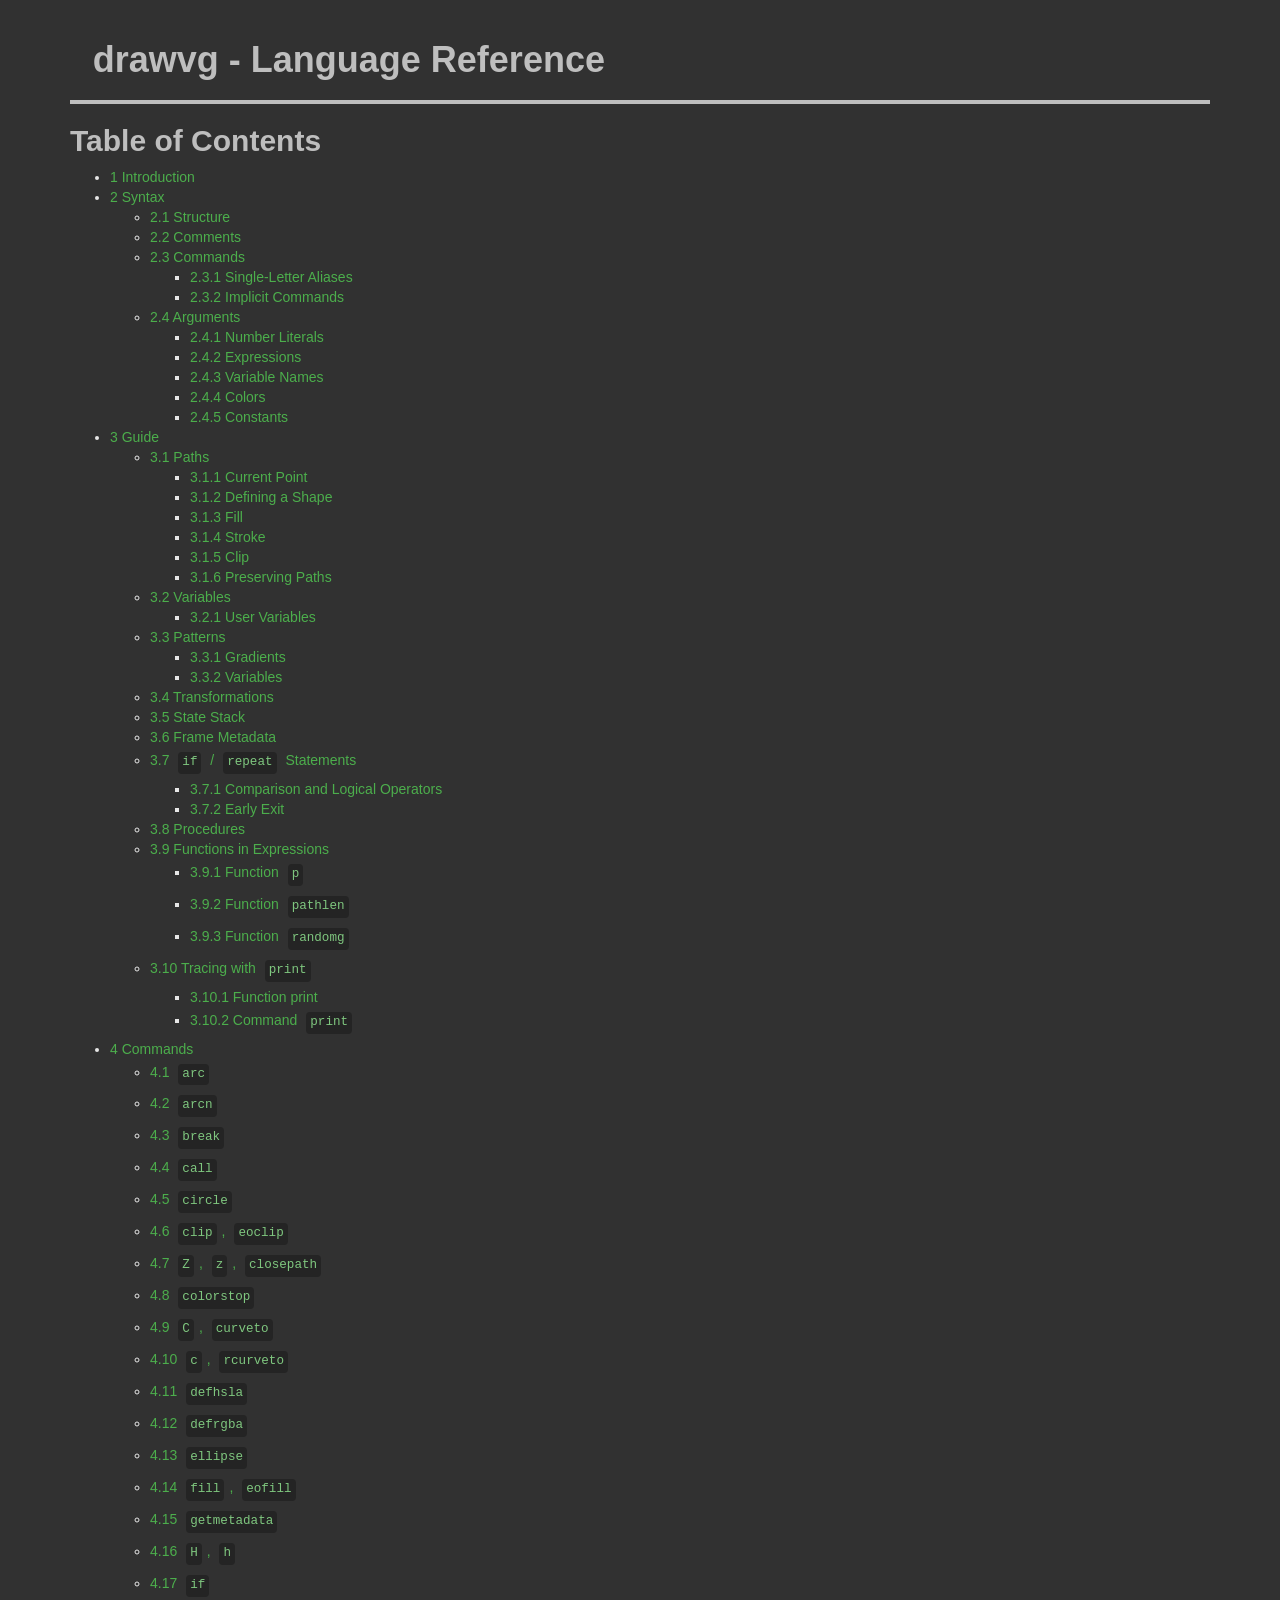
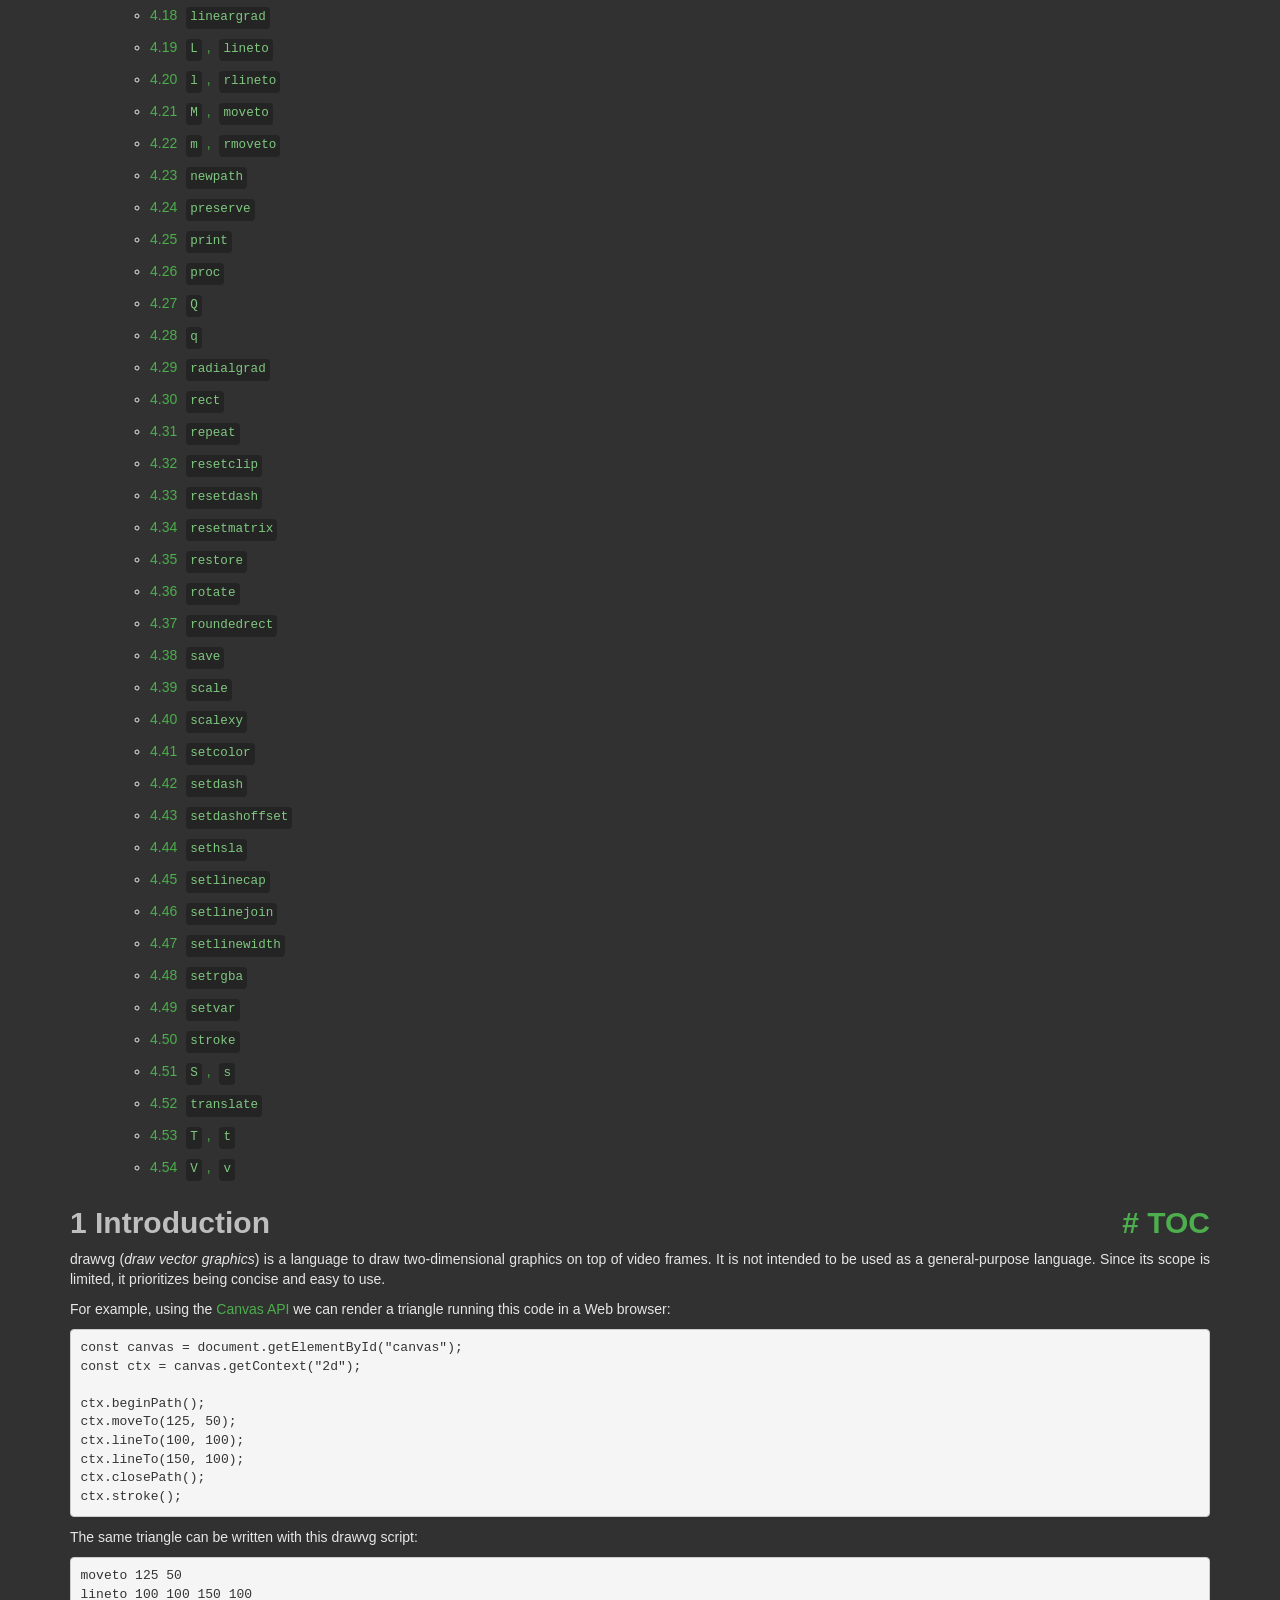
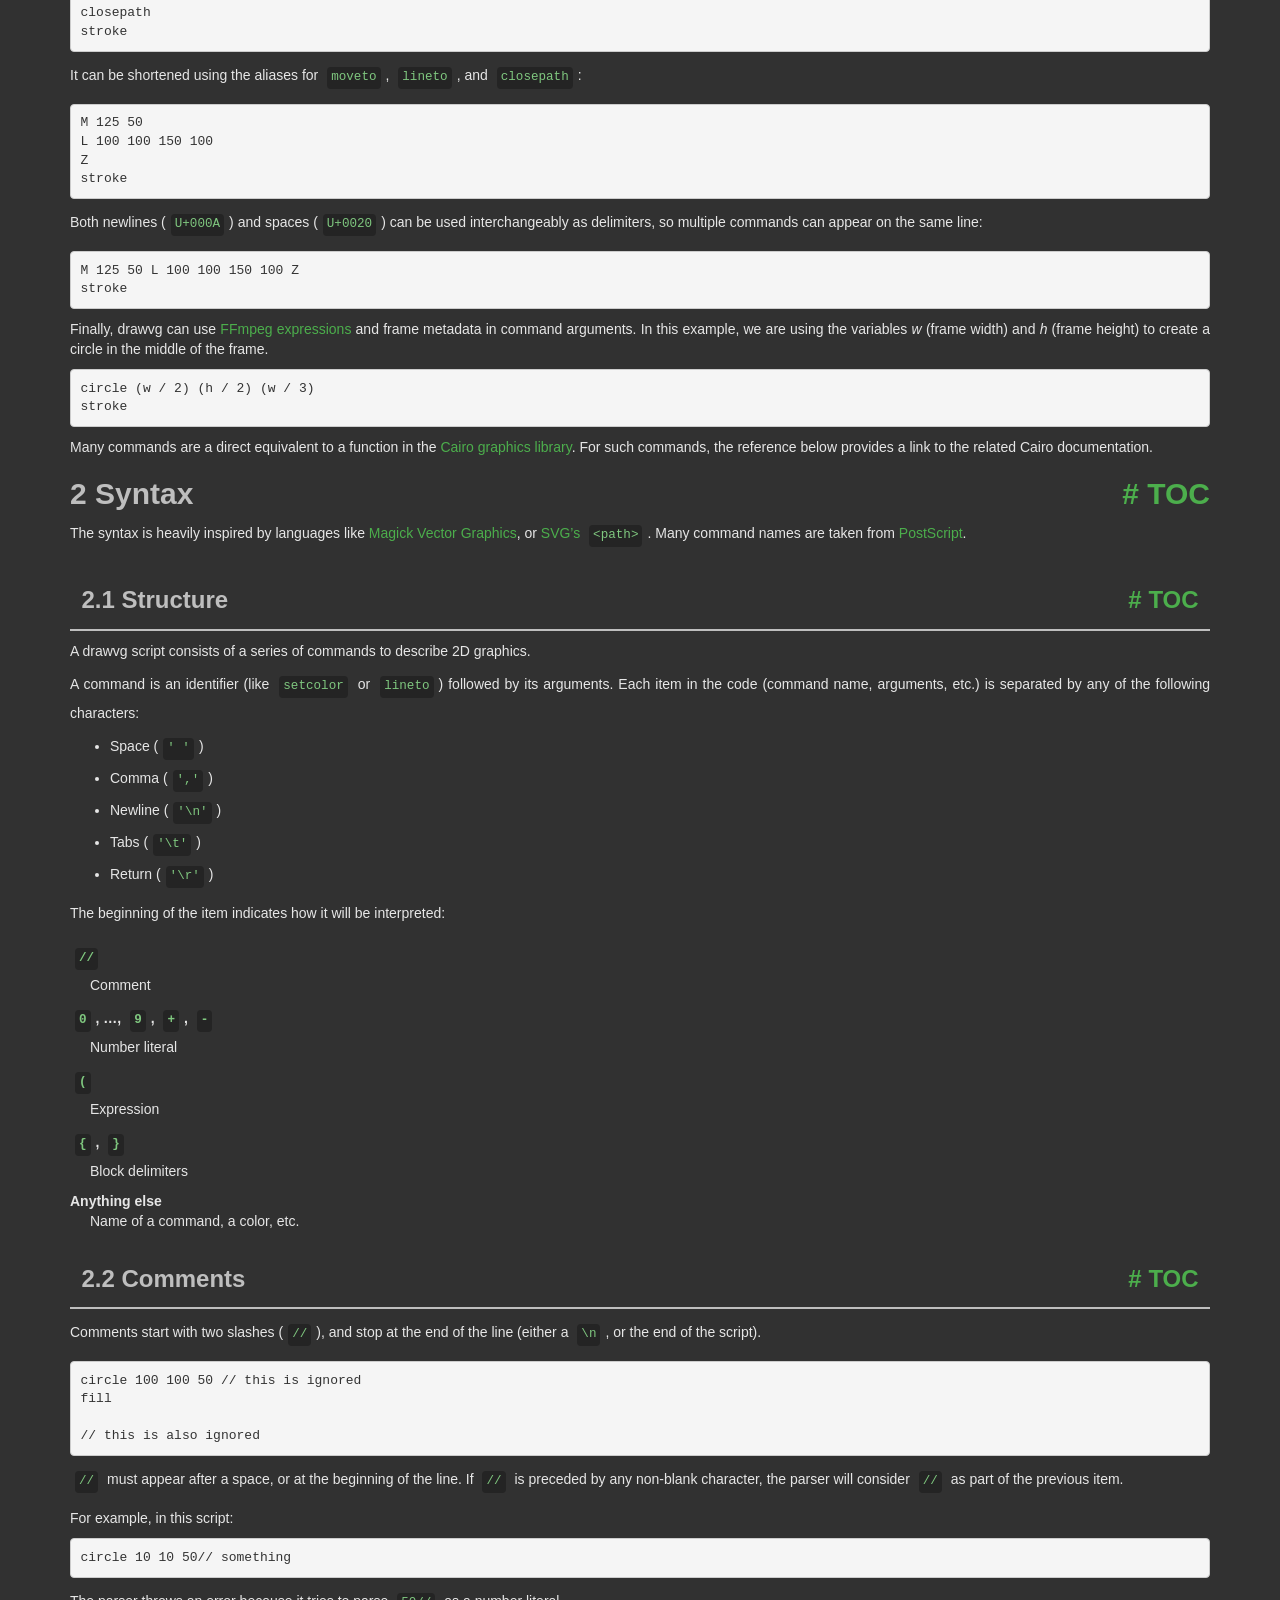
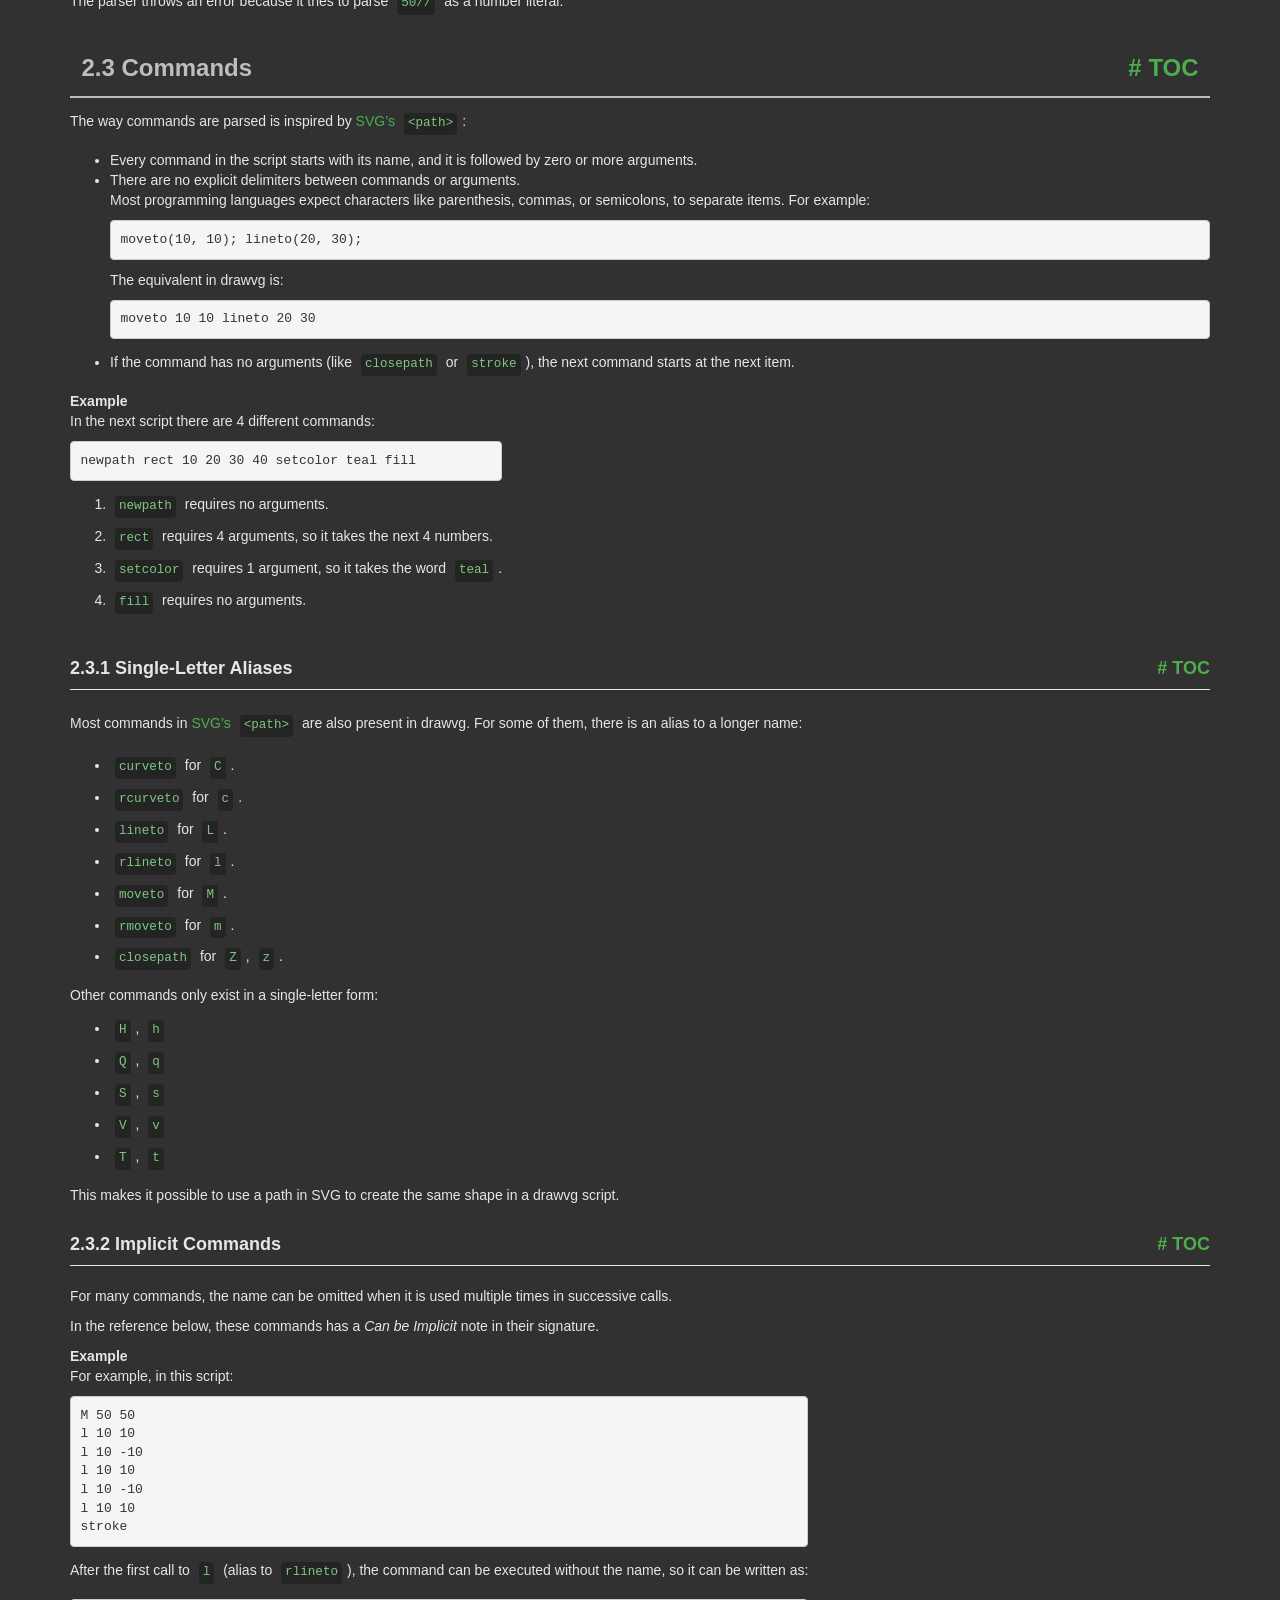
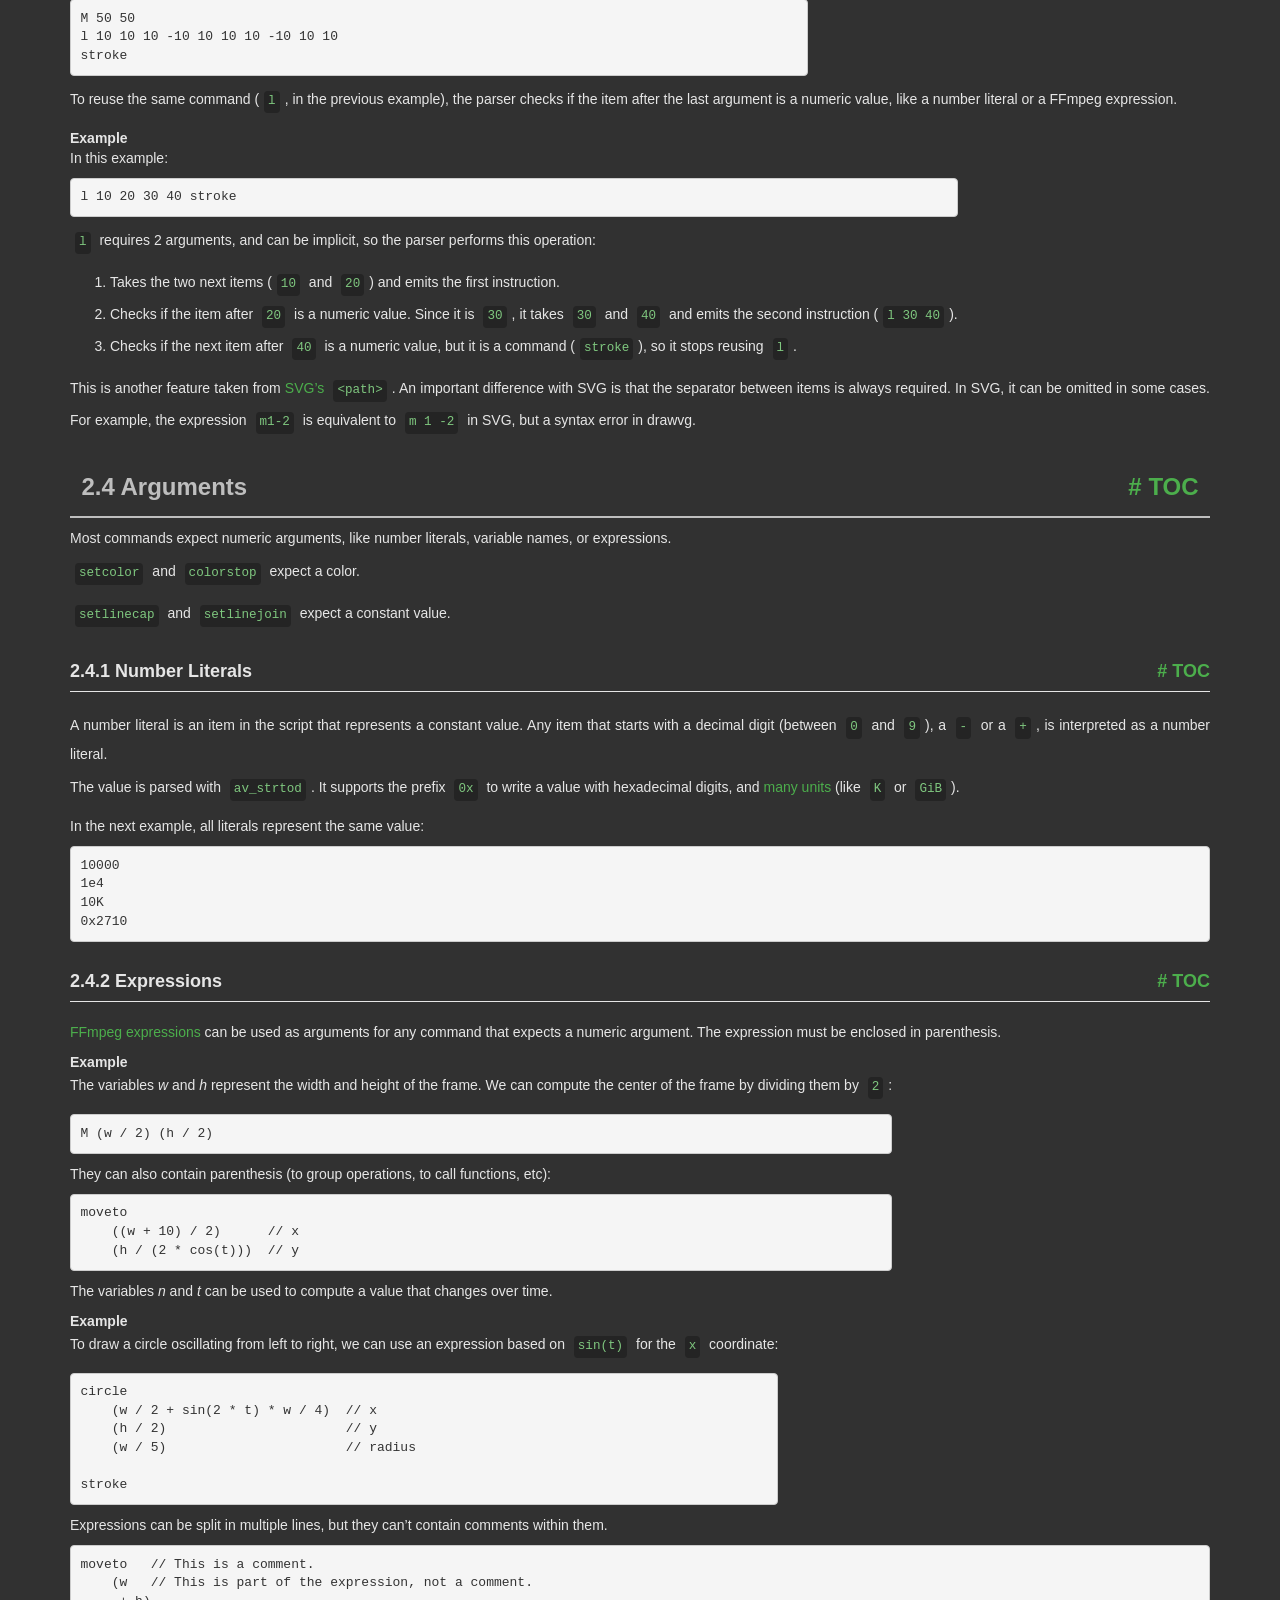
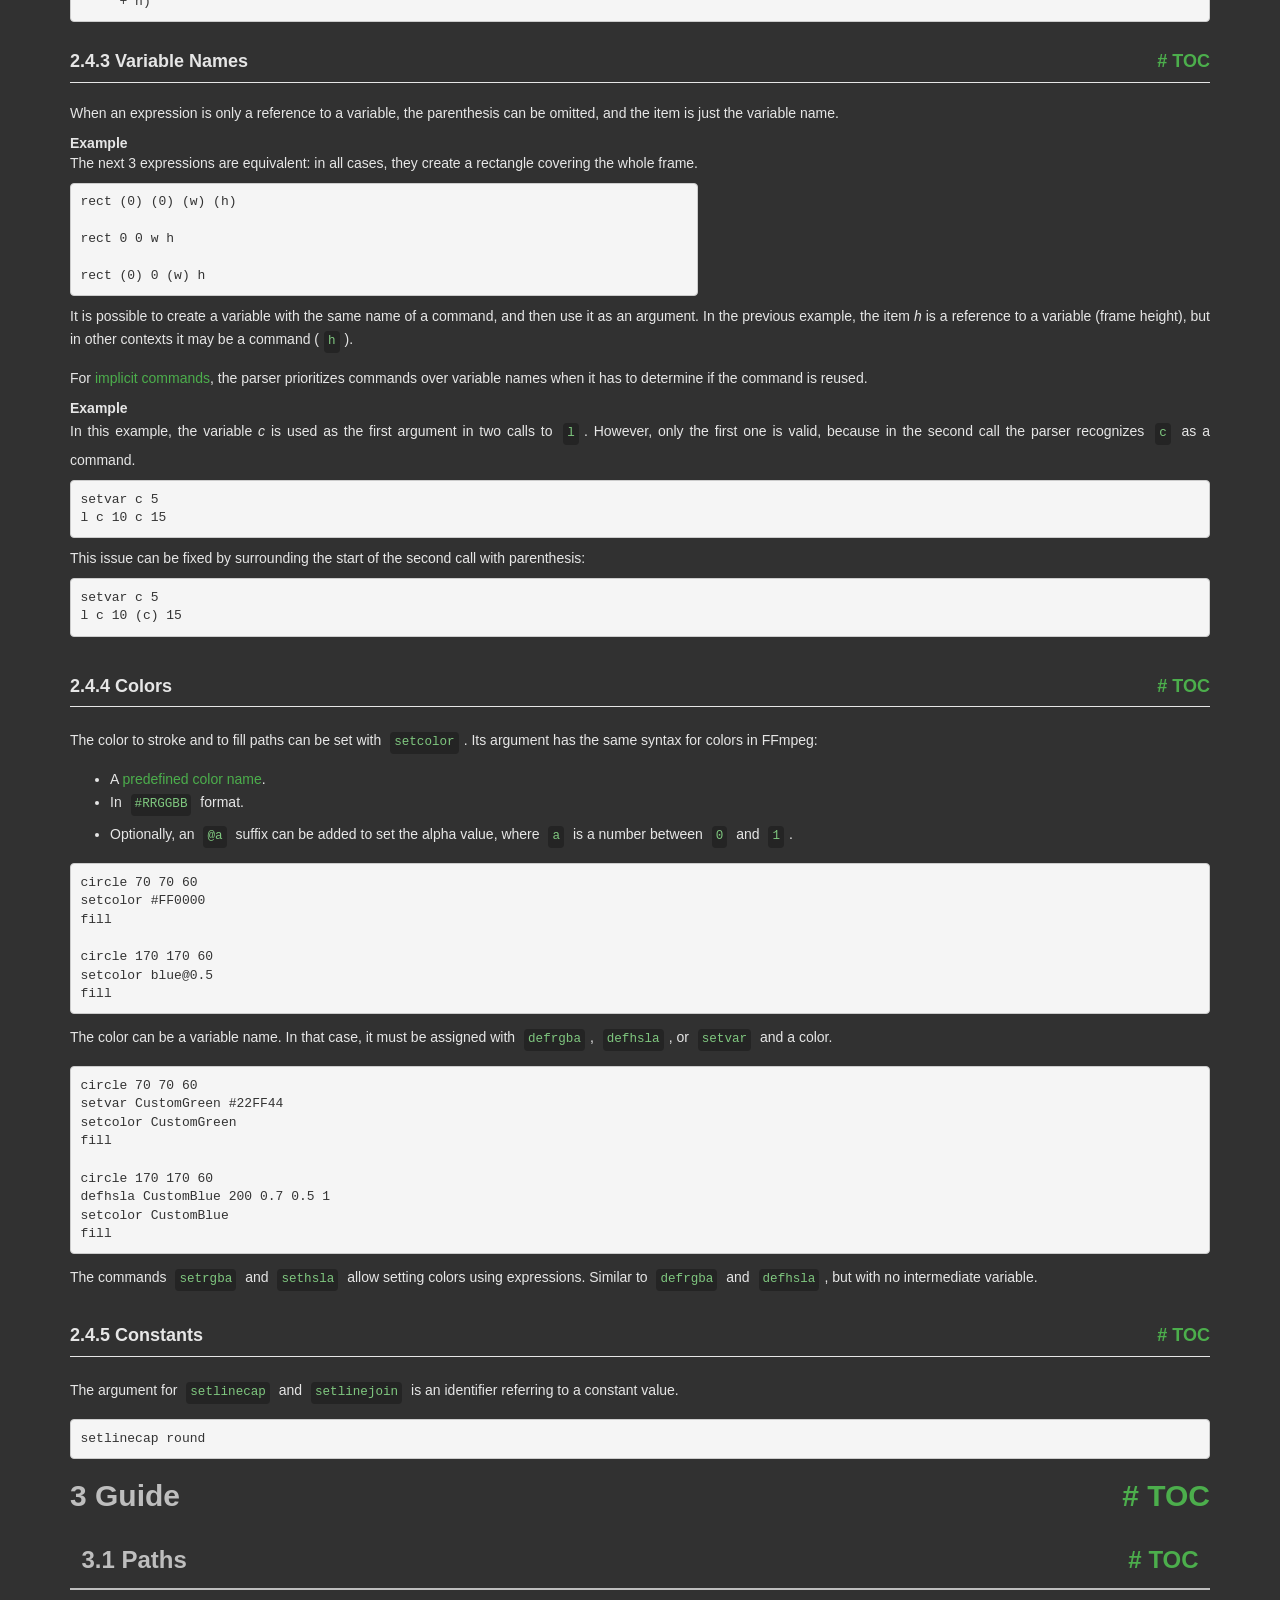
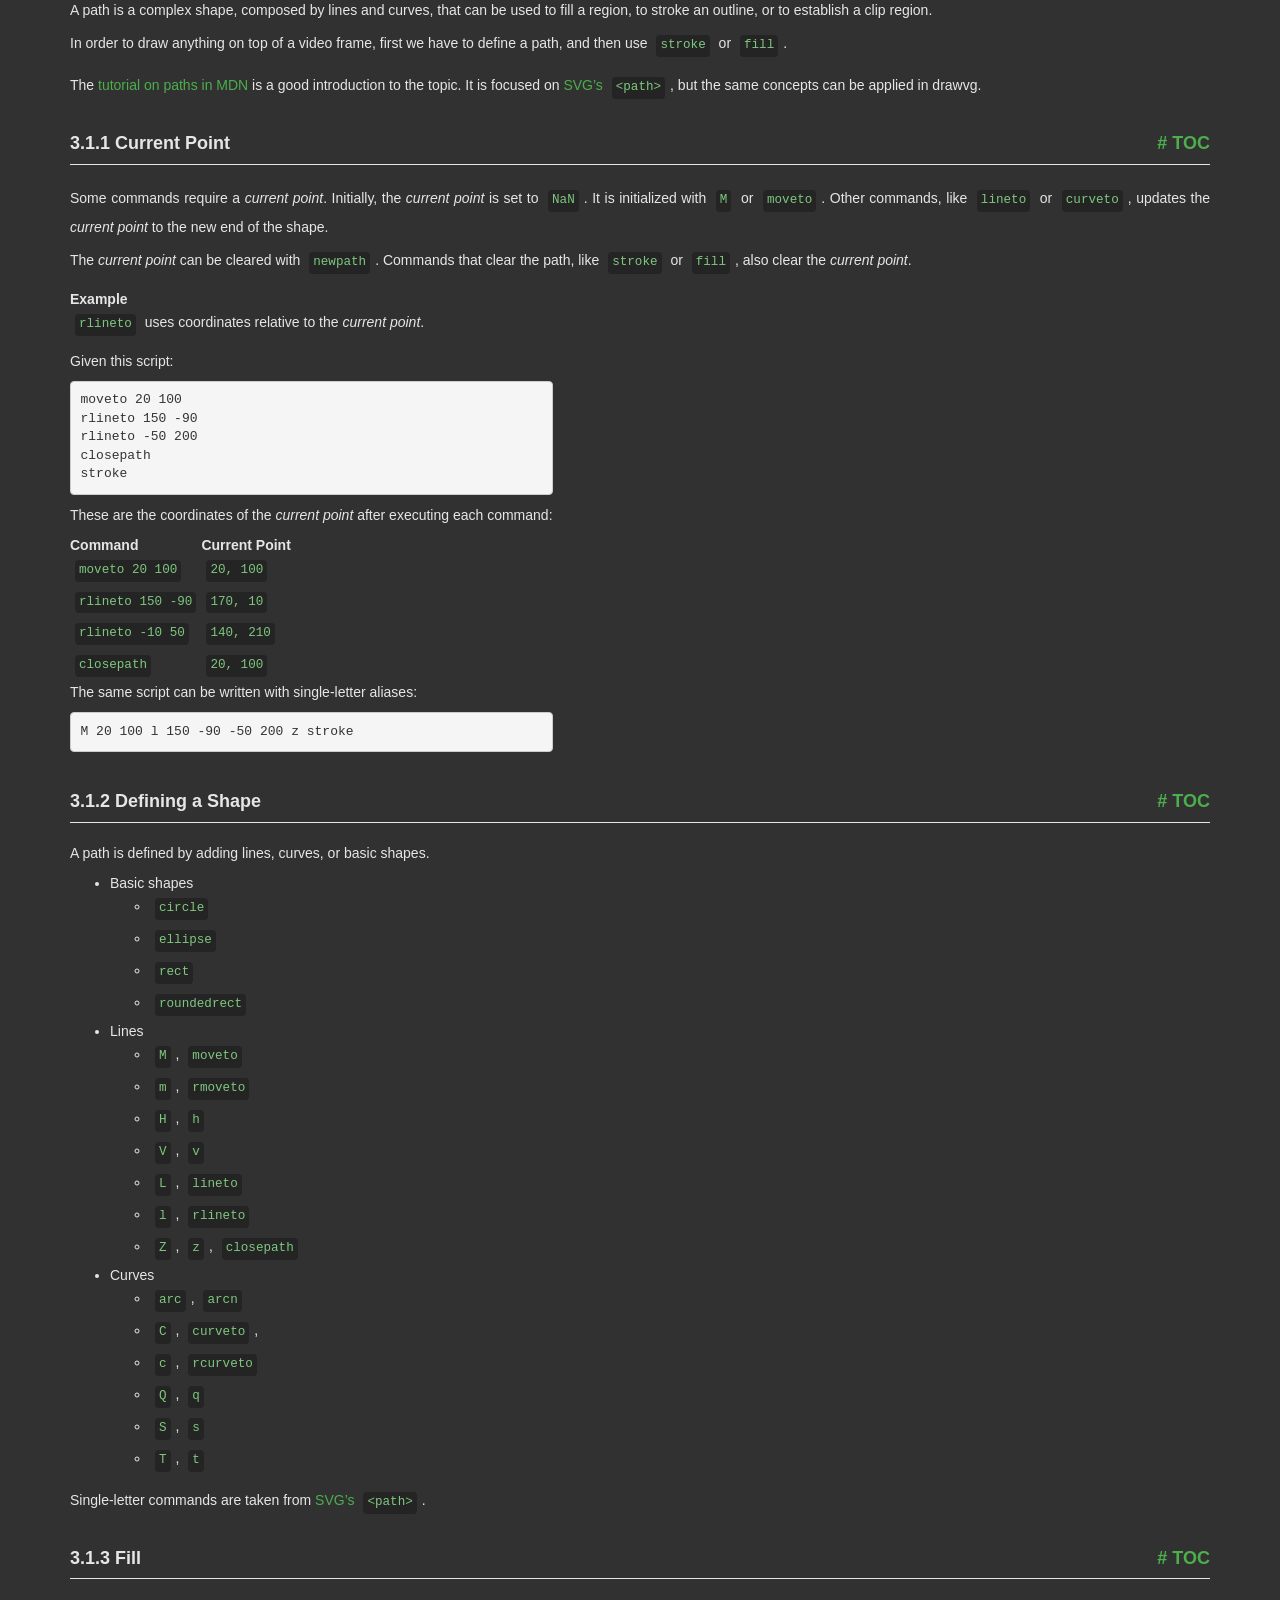
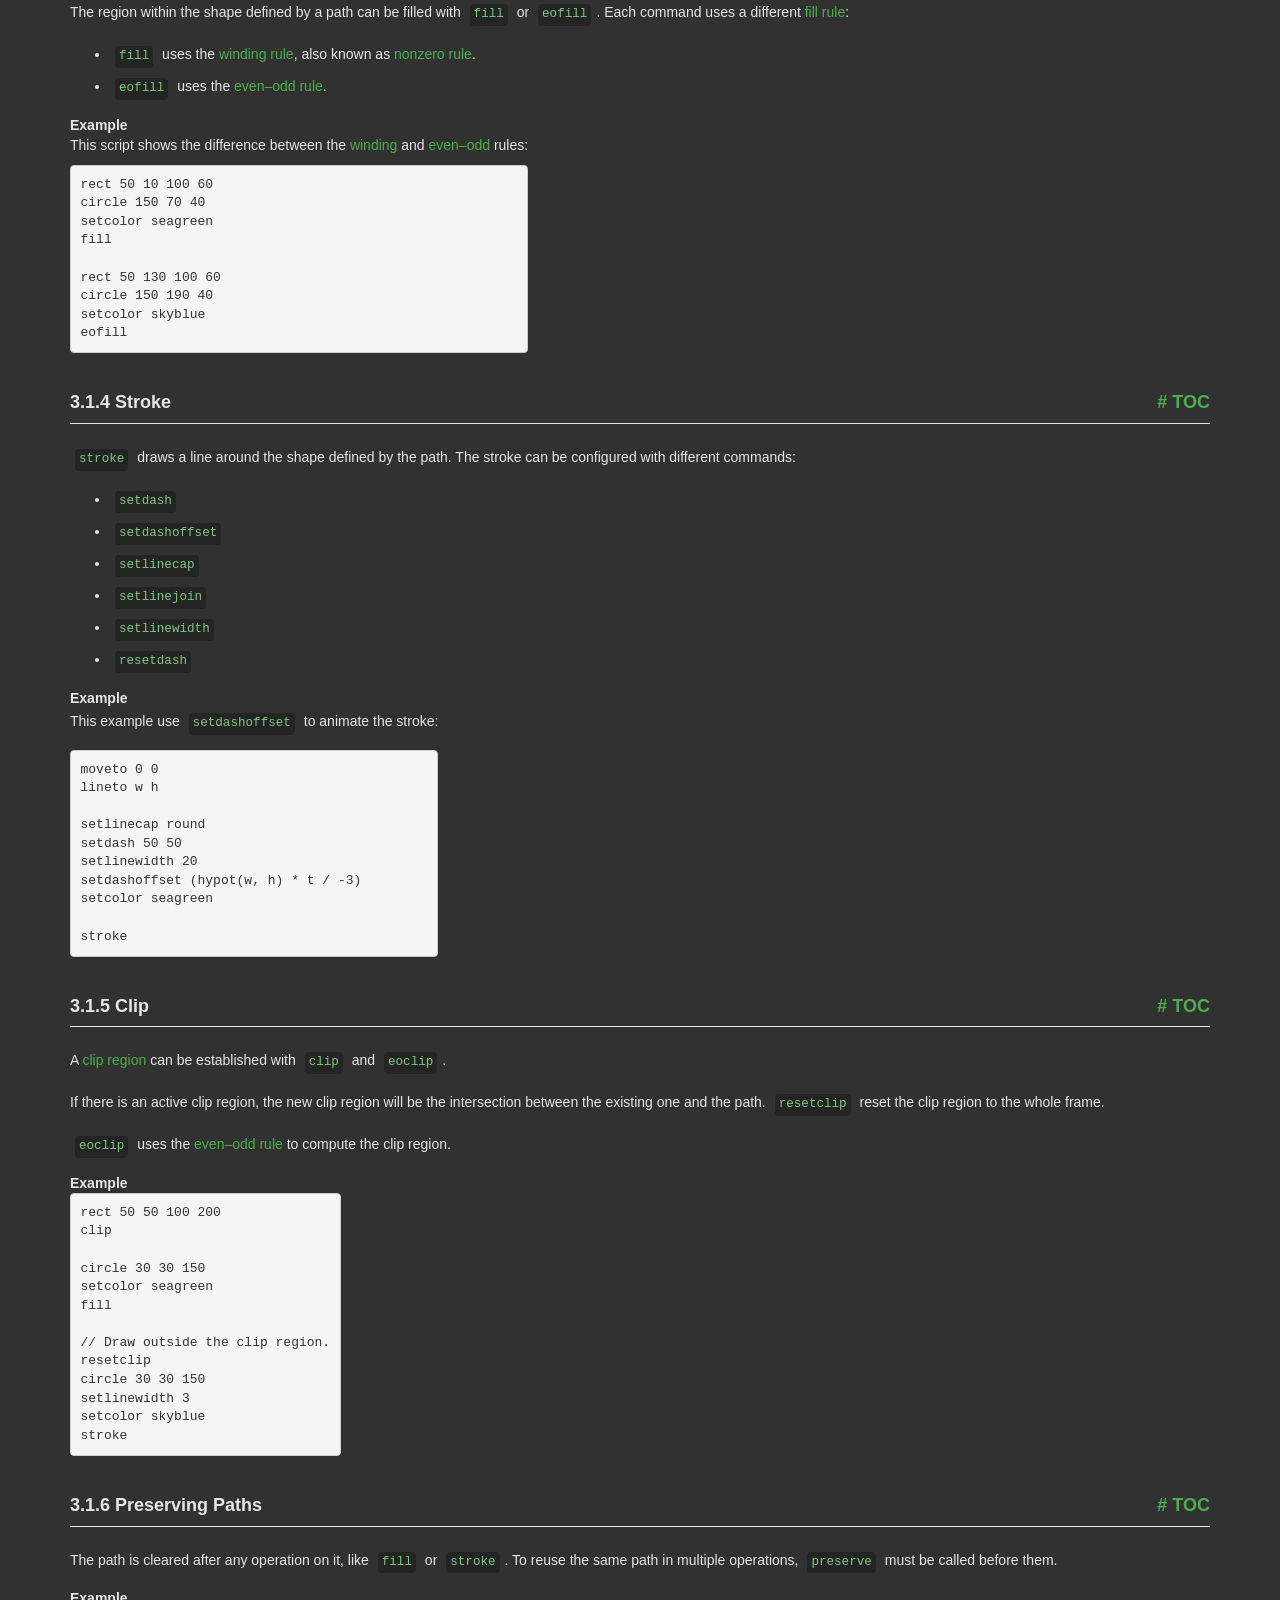
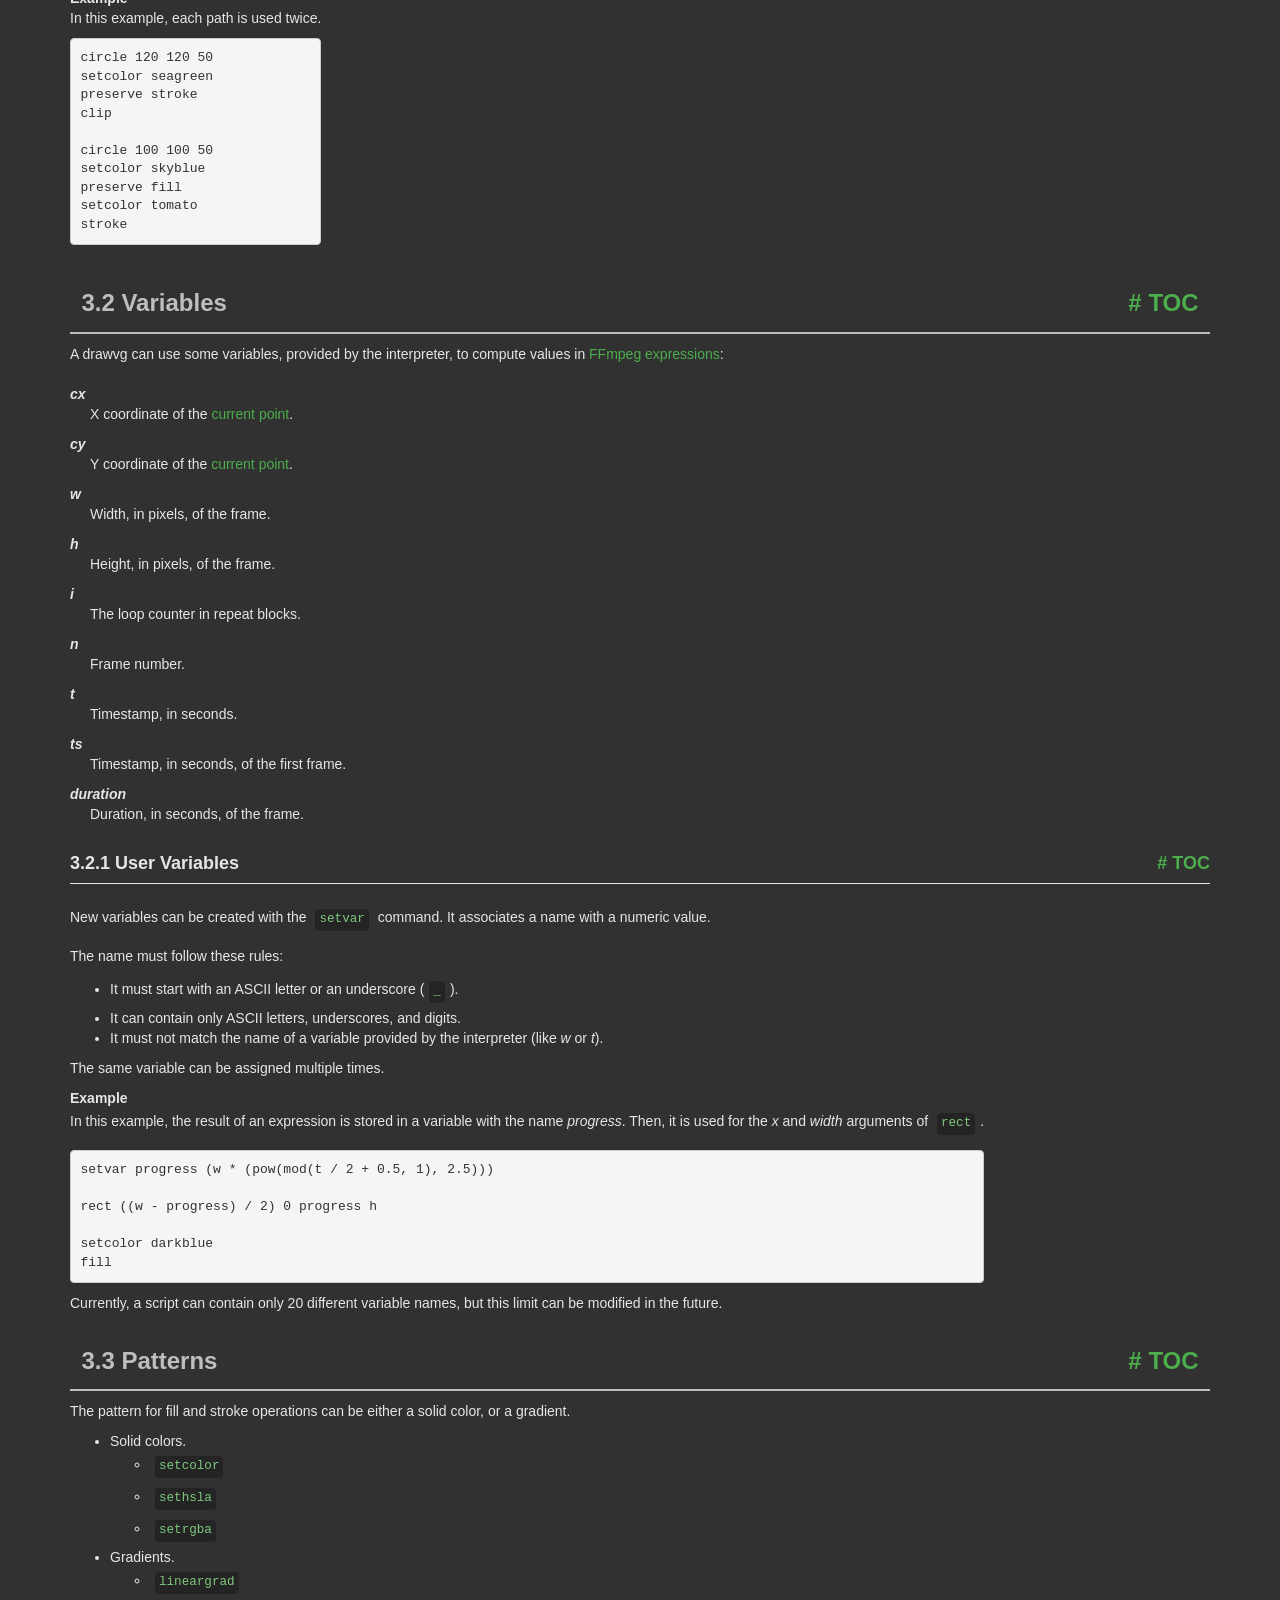
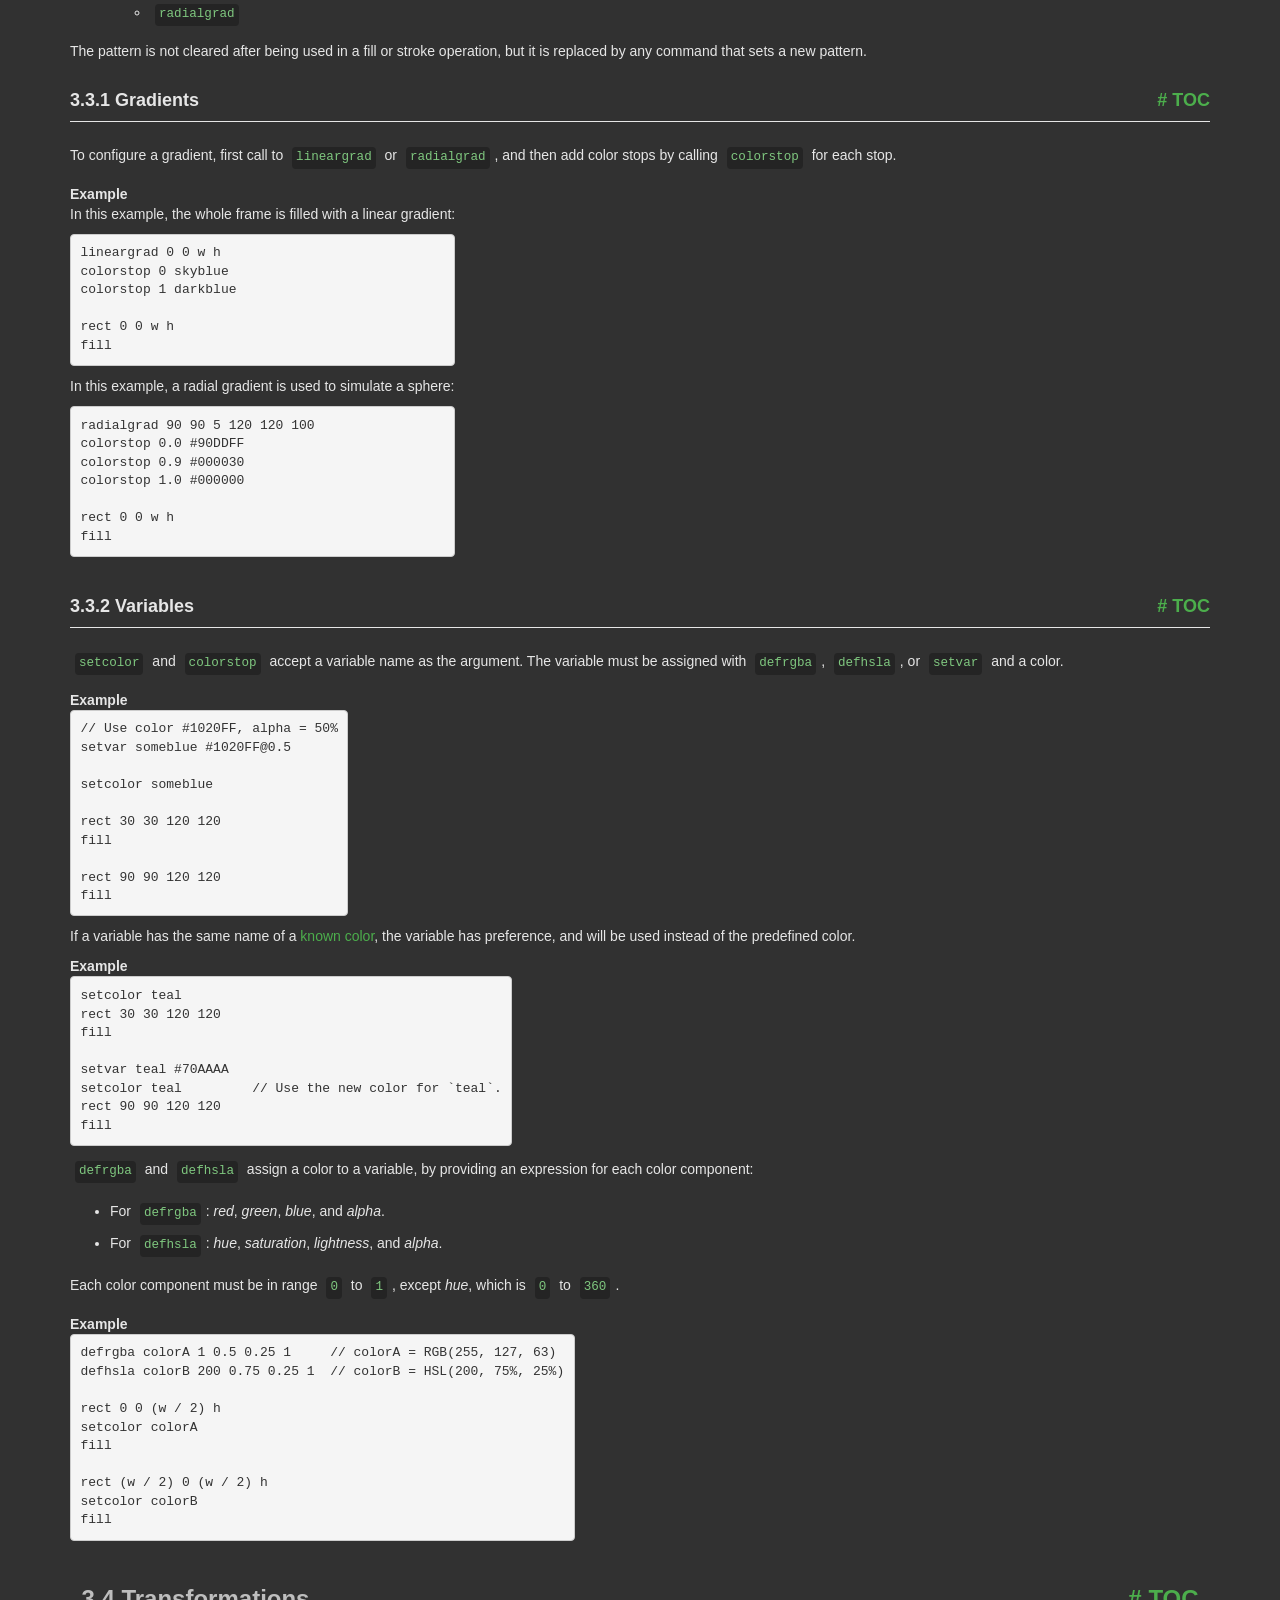
<file: ffmpeg/doc/drawvg-reference.html>
<!DOCTYPE html PUBLIC "-//W3C//DTD HTML 4.01 Transitional//EN" "http://www.w3.org/TR/html4/loose.dtd">
<html>
<!-- Created by GNU Texinfo 7.2, https://www.gnu.org/software/texinfo/ -->
  <head>
    <meta charset="utf-8">
    <title>
      drawvg - Language Reference
    </title>
    <meta name="viewport" content="width=device-width,initial-scale=1.0">
    <link rel="stylesheet" type="text/css" href="bootstrap.min.css">
    <link rel="stylesheet" type="text/css" href="style.min.css">
  </head>
  <body>
    <div class="container">
      <h1>
      drawvg - Language Reference
      </h1>


<a name="SEC_Top"></a>

<div class="region-contents" id="SEC_Contents">
<h2 class="contents-heading">Table of Contents</h2>

<div class="contents">

<ul class="toc-numbered-mark">
  <li><a id="toc-Introduction" href="#Introduction">1 Introduction</a></li>
  <li><a id="toc-Syntax" href="#Syntax">2 Syntax</a>
  <ul class="toc-numbered-mark">
    <li><a id="toc-Structure" href="#Structure">2.1 Structure</a></li>
    <li><a id="toc-Comments" href="#Comments">2.2 Comments</a></li>
    <li><a id="toc-Commands" href="#Commands">2.3 Commands</a>
    <ul class="toc-numbered-mark">
      <li><a id="toc-Single_002dLetter-Aliases" href="#Single_002dLetter-Aliases">2.3.1 Single-Letter Aliases</a></li>
      <li><a id="toc-Implicit-Commands" href="#Implicit-Commands">2.3.2 Implicit Commands</a></li>
    </ul></li>
    <li><a id="toc-Arguments" href="#Arguments">2.4 Arguments</a>
    <ul class="toc-numbered-mark">
      <li><a id="toc-Number-Literals" href="#Number-Literals">2.4.1 Number Literals</a></li>
      <li><a id="toc-Expressions" href="#Expressions">2.4.2 Expressions</a></li>
      <li><a id="toc-Variable-Names" href="#Variable-Names">2.4.3 Variable Names</a></li>
      <li><a id="toc-Colors" href="#Colors-1">2.4.4 Colors</a></li>
      <li><a id="toc-Constants" href="#Constants">2.4.5 Constants</a></li>
    </ul></li>
  </ul></li>
  <li><a id="toc-Guide" href="#Guide">3 Guide</a>
  <ul class="toc-numbered-mark">
    <li><a id="toc-Paths" href="#Paths">3.1 Paths</a>
    <ul class="toc-numbered-mark">
      <li><a id="toc-Current-Point" href="#Current-Point">3.1.1 Current Point</a></li>
      <li><a id="toc-Defining-a-Shape" href="#Defining-a-Shape">3.1.2 Defining a Shape</a></li>
      <li><a id="toc-Fill" href="#Fill">3.1.3 Fill</a></li>
      <li><a id="toc-Stroke" href="#Stroke">3.1.4 Stroke</a></li>
      <li><a id="toc-Clip" href="#Clip">3.1.5 Clip</a></li>
      <li><a id="toc-Preserving-Paths" href="#Preserving-Paths">3.1.6 Preserving Paths</a></li>
    </ul></li>
    <li><a id="toc-Variables" href="#Variables">3.2 Variables</a>
    <ul class="toc-numbered-mark">
      <li><a id="toc-User-Variables" href="#User-Variables-1">3.2.1 User Variables</a></li>
    </ul></li>
    <li><a id="toc-Patterns" href="#Patterns">3.3 Patterns</a>
    <ul class="toc-numbered-mark">
      <li><a id="toc-Gradients" href="#Gradients">3.3.1 Gradients</a></li>
      <li><a id="toc-Variables-1" href="#Variables-1">3.3.2 Variables</a></li>
    </ul></li>
    <li><a id="toc-Transformations" href="#Transformations">3.4 Transformations</a></li>
    <li><a id="toc-State-Stack" href="#State-Stack-1">3.5 State Stack</a></li>
    <li><a id="toc-Frame-Metadata" href="#Frame-Metadata-1">3.6 Frame Metadata</a></li>
    <li><a id="toc-if-_002f-repeat-Statements" href="#if-_002f-repeat-Statements">3.7 <code class="code">if</code> / <code class="code">repeat</code> Statements</a>
    <ul class="toc-numbered-mark">
      <li><a id="toc-Comparison-and-Logical-Operators" href="#Comparison-and-Logical-Operators">3.7.1 Comparison and Logical Operators</a></li>
      <li><a id="toc-Early-Exit" href="#Early-Exit">3.7.2 Early Exit</a></li>
    </ul></li>
    <li><a id="toc-Procedures" href="#Procedures-1">3.8 Procedures</a></li>
    <li><a id="toc-Functions-in-Expressions" href="#Functions-in-Expressions">3.9 Functions in Expressions</a>
    <ul class="toc-numbered-mark">
      <li><a id="toc-Function-p" href="#Function-p">3.9.1 Function <code class="code">p</code></a></li>
      <li><a id="toc-Function-pathlen" href="#Function-pathlen">3.9.2 Function <code class="code">pathlen</code></a></li>
      <li><a id="toc-Function-randomg" href="#Function-randomg">3.9.3 Function <code class="code">randomg</code></a></li>
    </ul></li>
    <li><a id="toc-Tracing-with-print" href="#Tracing-with-print">3.10 Tracing with <code class="code">print</code></a>
    <ul class="toc-numbered-mark">
      <li><a id="toc-Function-print" href="#Function-print">3.10.1 Function print</a></li>
      <li><a id="toc-Command-print" href="#Command-print-1">3.10.2 Command <code class="code">print</code></a></li>
    </ul></li>
  </ul></li>
  <li><a id="toc-Commands-1" href="#Commands-1">4 Commands</a>
  <ul class="toc-numbered-mark">
    <li><a id="toc-arc" href="#arc">4.1 <code class="code">arc</code></a></li>
    <li><a id="toc-arcn" href="#arcn">4.2 <code class="code">arcn</code></a></li>
    <li><a id="toc-break" href="#break">4.3 <code class="code">break</code></a></li>
    <li><a id="toc-call" href="#call">4.4 <code class="code">call</code></a></li>
    <li><a id="toc-circle" href="#circle">4.5 <code class="code">circle</code></a></li>
    <li><a id="toc-clip_002c-eoclip" href="#clip_002c-eoclip">4.6 <code class="code">clip</code>, <code class="code">eoclip</code></a></li>
    <li><a id="toc-Z_002c-z_002c-closepath" href="#Z_002c-z_002c-closepath">4.7 <code class="code">Z</code>, <code class="code">z</code>, <code class="code">closepath</code></a></li>
    <li><a id="toc-colorstop" href="#colorstop">4.8 <code class="code">colorstop</code></a></li>
    <li><a id="toc-C_002c-curveto" href="#C_002c-curveto">4.9 <code class="code">C</code>, <code class="code">curveto</code></a></li>
    <li><a id="toc-c_002c-rcurveto" href="#c_002c-rcurveto">4.10 <code class="code">c</code>, <code class="code">rcurveto</code></a></li>
    <li><a id="toc-defhsla" href="#defhsla">4.11 <code class="code">defhsla</code></a></li>
    <li><a id="toc-defrgba" href="#defrgba">4.12 <code class="code">defrgba</code></a></li>
    <li><a id="toc-ellipse" href="#ellipse">4.13 <code class="code">ellipse</code></a></li>
    <li><a id="toc-fill_002c-eofill" href="#fill_002c-eofill">4.14 <code class="code">fill</code>, <code class="code">eofill</code></a></li>
    <li><a id="toc-getmetadata" href="#getmetadata">4.15 <code class="code">getmetadata</code></a></li>
    <li><a id="toc-H_002c-h" href="#H_002c-h">4.16 <code class="code">H</code>, <code class="code">h</code></a></li>
    <li><a id="toc-if" href="#if">4.17 <code class="code">if</code></a></li>
    <li><a id="toc-lineargrad" href="#lineargrad">4.18 <code class="code">lineargrad</code></a></li>
    <li><a id="toc-L_002c-lineto" href="#L_002c-lineto">4.19 <code class="code">L</code>, <code class="code">lineto</code></a></li>
    <li><a id="toc-l_002c-rlineto" href="#l_002c-rlineto">4.20 <code class="code">l</code>, <code class="code">rlineto</code></a></li>
    <li><a id="toc-M_002c-moveto" href="#M_002c-moveto">4.21 <code class="code">M</code>, <code class="code">moveto</code></a></li>
    <li><a id="toc-m_002c-rmoveto" href="#m_002c-rmoveto">4.22 <code class="code">m</code>, <code class="code">rmoveto</code></a></li>
    <li><a id="toc-newpath" href="#newpath">4.23 <code class="code">newpath</code></a></li>
    <li><a id="toc-preserve" href="#preserve">4.24 <code class="code">preserve</code></a></li>
    <li><a id="toc-print" href="#print">4.25 <code class="code">print</code></a></li>
    <li><a id="toc-proc" href="#proc">4.26 <code class="code">proc</code></a></li>
    <li><a id="toc-Q" href="#Q">4.27 <code class="code">Q</code></a></li>
    <li><a id="toc-q" href="#q">4.28 <code class="code">q</code></a></li>
    <li><a id="toc-radialgrad" href="#radialgrad">4.29 <code class="code">radialgrad</code></a></li>
    <li><a id="toc-rect" href="#rect">4.30 <code class="code">rect</code></a></li>
    <li><a id="toc-repeat" href="#repeat">4.31 <code class="code">repeat</code></a></li>
    <li><a id="toc-resetclip" href="#resetclip">4.32 <code class="code">resetclip</code></a></li>
    <li><a id="toc-resetdash" href="#resetdash">4.33 <code class="code">resetdash</code></a></li>
    <li><a id="toc-resetmatrix" href="#resetmatrix">4.34 <code class="code">resetmatrix</code></a></li>
    <li><a id="toc-restore" href="#restore">4.35 <code class="code">restore</code></a></li>
    <li><a id="toc-rotate" href="#rotate">4.36 <code class="code">rotate</code></a></li>
    <li><a id="toc-roundedrect" href="#roundedrect">4.37 <code class="code">roundedrect</code></a></li>
    <li><a id="toc-save" href="#save">4.38 <code class="code">save</code></a></li>
    <li><a id="toc-scale" href="#scale">4.39 <code class="code">scale</code></a></li>
    <li><a id="toc-scalexy" href="#scalexy">4.40 <code class="code">scalexy</code></a></li>
    <li><a id="toc-setcolor" href="#setcolor">4.41 <code class="code">setcolor</code></a></li>
    <li><a id="toc-setdash" href="#setdash">4.42 <code class="code">setdash</code></a></li>
    <li><a id="toc-setdashoffset" href="#setdashoffset">4.43 <code class="code">setdashoffset</code></a></li>
    <li><a id="toc-sethsla" href="#sethsla">4.44 <code class="code">sethsla</code></a></li>
    <li><a id="toc-setlinecap" href="#setlinecap">4.45 <code class="code">setlinecap</code></a></li>
    <li><a id="toc-setlinejoin" href="#setlinejoin">4.46 <code class="code">setlinejoin</code></a></li>
    <li><a id="toc-setlinewidth" href="#setlinewidth">4.47 <code class="code">setlinewidth</code></a></li>
    <li><a id="toc-setrgba" href="#setrgba">4.48 <code class="code">setrgba</code></a></li>
    <li><a id="toc-setvar" href="#setvar">4.49 <code class="code">setvar</code></a></li>
    <li><a id="toc-stroke" href="#stroke">4.50 <code class="code">stroke</code></a></li>
    <li><a id="toc-S_002c-s" href="#S_002c-s">4.51 <code class="code">S</code>, <code class="code">s</code></a></li>
    <li><a id="toc-translate" href="#translate">4.52 <code class="code">translate</code></a></li>
    <li><a id="toc-T_002c-t" href="#T_002c-t">4.53 <code class="code">T</code>, <code class="code">t</code></a></li>
    <li><a id="toc-V_002c-v" href="#V_002c-v">4.54 <code class="code">V</code>, <code class="code">v</code></a></li>
  </ul></li>
</ul>
</div>
</div>



<a name="Introduction"></a>
<h2 class="chapter">1 Introduction<span class="pull-right"><a class="anchor hidden-xs" href="#Introduction" aria-hidden="true">#</a> <a class="anchor hidden-xs"href="#toc-Introduction" aria-hidden="true">TOC</a></span></h2>

<p>drawvg (<em class="emph">draw vector graphics</em>) is a language to draw
two-dimensional graphics on top of video frames. It is not intended to
be used as a general-purpose language. Since its scope is limited, it
prioritizes being concise and easy to use.
</p>
<p>For example, using the
<a class="uref" href="https://developer.mozilla.org/en-US/docs/Web/API/Canvas_API">Canvas
API</a> we can render a triangle running this code in a Web browser:
</p>
<div class="example">
<pre class="example-preformatted">const canvas = document.getElementById(&quot;canvas&quot;);
const ctx = canvas.getContext(&quot;2d&quot;);

ctx.beginPath();
ctx.moveTo(125, 50);
ctx.lineTo(100, 100);
ctx.lineTo(150, 100);
ctx.closePath();
ctx.stroke();
</pre></div>

<p>The same triangle can be written with this drawvg script:
</p>
<div class="example">
<pre class="example-preformatted">moveto 125 50
lineto 100 100 150 100
closepath
stroke
</pre></div>

<p>It can be shortened using the aliases for <a class="ref" href="#cmd_005fmoveto"><code class="code">moveto</code></a>, <a class="ref" href="#cmd_005flineto"><code class="code">lineto</code></a>,
and <a class="ref" href="#cmd_005fclosepath"><code class="code">closepath</code></a>:
</p>
<div class="example">
<pre class="example-preformatted">M 125 50
L 100 100 150 100
Z
stroke
</pre></div>

<p>Both newlines (<code class="code">U+000A</code>) and spaces (<code class="code">U+0020</code>) can be used
interchangeably as delimiters, so multiple commands can appear on the
same line:
</p>
<div class="example">
<pre class="example-preformatted">M 125 50 L 100 100 150 100 Z
stroke
</pre></div>


<p>Finally, drawvg can use <a data-manual="ffmpeg-utils" href="./ffmpeg-utils.html#Expression-Evaluation">FFmpeg expressions</a> and frame metadata in command arguments. In
this example, we are using the variables <var class="var">w</var> (frame width) and <var class="var">h</var>
(frame height) to create a circle in the middle of the frame.
</p>
<div class="example">
<pre class="example-preformatted">circle (w / 2) (h / 2) (w / 3)
stroke
</pre></div>

<p>Many commands are a direct equivalent to a function in the
<a class="uref" href="https://www.cairographics.org/">Cairo graphics library</a>. For such
commands, the reference below provides a link to the related Cairo
documentation.
</p>
<a name="Syntax"></a>
<h2 class="chapter">2 Syntax<span class="pull-right"><a class="anchor hidden-xs" href="#Syntax" aria-hidden="true">#</a> <a class="anchor hidden-xs"href="#toc-Syntax" aria-hidden="true">TOC</a></span></h2>


<p>The syntax is heavily inspired by languages like
<a class="uref" href="https://imagemagick.org/script/magick-vector-graphics.php">Magick
Vector Graphics</a>, or <a class="uref" href="https://developer.mozilla.org/en-US/docs/Web/SVG/Reference/Element/path">SVG&rsquo;s <code class="code">&lt;path&gt;</code></a>. Many command names are taken from
<a class="uref" href="https://en.wikipedia.org/wiki/PostScript">PostScript</a>.
</p>
<a name="Structure"></a>
<h3 class="section">2.1 Structure<span class="pull-right"><a class="anchor hidden-xs" href="#Structure" aria-hidden="true">#</a> <a class="anchor hidden-xs"href="#toc-Structure" aria-hidden="true">TOC</a></span></h3>

<p>A drawvg script consists of a series of commands to describe 2D
graphics.
</p>
<p>A command is an identifier (like <a class="ref" href="#cmd_005fsetcolor"><code class="code">setcolor</code></a> or <a class="ref" href="#cmd_005flineto"><code class="code">lineto</code></a>)
followed by its arguments. Each item in the code (command name,
arguments, etc.) is separated by any of the following characters:
</p>
<ul class="itemize mark-bullet">
<li>Space (<code class="code">' '</code>)
</li><li>Comma (<code class="code">','</code>)
</li><li>Newline (<code class="code">'\n'</code>)
</li><li>Tabs (<code class="code">'\t'</code>)
</li><li>Return (<code class="code">'\r'</code>)
</li></ul>

<p>The beginning of the item indicates how it will be interpreted:
</p>
<dl class="table">
<dt><span class="r"><code class="code">//</code></span></dt>
<dd><p>Comment
</p></dd>
<dt><span class="r"><code class="code">0</code>, &hellip;, <code class="code">9</code>, <code class="code">+</code>, <code class="code">-</code></span></dt>
<dd><p>Number literal
</p></dd>
<dt><span class="r"><code class="code">(</code></span></dt>
<dd><p>Expression
</p></dd>
<dt><span class="r"><code class="code">{</code>, <code class="code">}</code></span></dt>
<dd><p>Block delimiters
</p></dd>
<dt><span class="r">Anything else</span></dt>
<dd><p>Name of a command, a color, etc.
</p></dd>
</dl>

<a name="Comments"></a>
<h3 class="section">2.2 Comments<span class="pull-right"><a class="anchor hidden-xs" href="#Comments" aria-hidden="true">#</a> <a class="anchor hidden-xs"href="#toc-Comments" aria-hidden="true">TOC</a></span></h3>

<p>Comments start with two slashes (<code class="code">//</code>), and stop at the end of the
line (either a <code class="code">\n</code>, or the end of the script).
</p>
<div class="example">
<pre class="example-preformatted">circle 100 100 50 // this is ignored
fill

// this is also ignored
</pre></div>

<p><code class="code">//</code> must appear after a space, or at the beginning of the line. If
<code class="code">//</code> is preceded by any non-blank character, the parser will
consider <code class="code">//</code> as part of the previous item.
</p>
<p>For example, in this script:
</p>
<div class="example">
<pre class="example-preformatted">circle 10 10 50// something
</pre></div>

<p>The parser throws an error because it tries to parse <code class="code">50//</code> as a
number literal.
</p>
<a name="Commands"></a>
<h3 class="section">2.3 Commands<span class="pull-right"><a class="anchor hidden-xs" href="#Commands" aria-hidden="true">#</a> <a class="anchor hidden-xs"href="#toc-Commands" aria-hidden="true">TOC</a></span></h3>

<p>The way commands are parsed is inspired by <a class="uref" href="https://developer.mozilla.org/en-US/docs/Web/SVG/Reference/Element/path">SVG&rsquo;s <code class="code">&lt;path&gt;</code></a>:
</p>
<ul class="itemize mark-bullet">
<li>Every command in the script starts with its name, and it is followed by
zero or more arguments.

</li><li>There are no explicit delimiters between commands or arguments.

<p>Most programming languages expect characters like parenthesis, commas,
or semicolons, to separate items. For example:
</p>
<div class="example">
<pre class="example-preformatted">moveto(10, 10); lineto(20, 30);
</pre></div>

<p>The equivalent in drawvg is:
</p>
<div class="example">
<pre class="example-preformatted">moveto 10 10 lineto 20 30
</pre></div>

</li><li>If the command has no arguments (like <a class="ref" href="#cmd_005fclosepath"><code class="code">closepath</code></a> or
<a class="ref" href="#cmd_005fstroke"><code class="code">stroke</code></a>), the next command starts at the next item.

</li></ul>

<table class="cartouche"><tr><th>
Example</th></tr><tr><td>
<p>In the next script there are 4 different commands:
</p>
<div class="example">
<pre class="example-preformatted">newpath rect 10 20 30 40 setcolor teal fill
</pre></div>

<ol class="enumerate">
<li> <a class="ref" href="#cmd_005fnewpath"><code class="code">newpath</code></a> requires no arguments.

</li><li> <a class="ref" href="#cmd_005frect"><code class="code">rect</code></a> requires 4 arguments, so it takes the next 4 numbers.

</li><li> <a class="ref" href="#cmd_005fsetcolor"><code class="code">setcolor</code></a> requires 1 argument, so it takes the word <code class="code">teal</code>.

</li><li> <a class="ref" href="#cmd_005ffill"><code class="code">fill</code></a> requires no arguments.
</li></ol>

</td></tr></table>

<a name="Single_002dLetter-Aliases"></a>
<h4 class="subsection">2.3.1 Single-Letter Aliases<span class="pull-right"><a class="anchor hidden-xs" href="#Single_002dLetter-Aliases" aria-hidden="true">#</a> <a class="anchor hidden-xs"href="#toc-Single_002dLetter-Aliases" aria-hidden="true">TOC</a></span></h4>

<p>Most commands in <a class="uref" href="https://developer.mozilla.org/en-US/docs/Web/SVG/Reference/Element/path">SVG&rsquo;s <code class="code">&lt;path&gt;</code></a> are also present in drawvg. For some of them,
there is an alias to a longer name:
</p>
<ul class="itemize mark-bullet">
<li><a class="ref" href="#cmd_005fcurveto"><code class="code">curveto</code></a> for <a class="ref" href="#cmd_005fC"><code class="code">C</code></a>.
</li><li><a class="ref" href="#cmd_005frcurveto"><code class="code">rcurveto</code></a> for <a class="ref" href="#cmd_005fc"><code class="code">c</code></a>.
</li><li><a class="ref" href="#cmd_005flineto"><code class="code">lineto</code></a> for <a class="ref" href="#cmd_005fL"><code class="code">L</code></a>.
</li><li><a class="ref" href="#cmd_005frlineto"><code class="code">rlineto</code></a> for <a class="ref" href="#cmd_005fl"><code class="code">l</code></a>.
</li><li><a class="ref" href="#cmd_005fmoveto"><code class="code">moveto</code></a> for <a class="ref" href="#cmd_005fM"><code class="code">M</code></a>.
</li><li><a class="ref" href="#cmd_005frmoveto"><code class="code">rmoveto</code></a> for <a class="ref" href="#cmd_005fm"><code class="code">m</code></a>.
</li><li><a class="ref" href="#cmd_005fclosepath"><code class="code">closepath</code></a> for <a class="ref" href="#cmd_005fZ"><code class="code">Z</code></a>, <a class="ref" href="#cmd_005fz"><code class="code">z</code></a>.
</li></ul>

<p>Other commands only exist in a single-letter form:
</p>
<ul class="itemize mark-bullet">
<li><a class="ref" href="#cmd_005fH"><code class="code">H</code></a>, <a class="ref" href="#cmd_005fh"><code class="code">h</code></a>
</li><li><a class="ref" href="#cmd_005fQ"><code class="code">Q</code></a>, <a class="ref" href="#cmd_005fq"><code class="code">q</code></a>
</li><li><a class="ref" href="#cmd_005fS"><code class="code">S</code></a>, <a class="ref" href="#cmd_005fs"><code class="code">s</code></a>
</li><li><a class="ref" href="#cmd_005fV"><code class="code">V</code></a>, <a class="ref" href="#cmd_005fv"><code class="code">v</code></a>
</li><li><a class="ref" href="#cmd_005fT"><code class="code">T</code></a>, <a class="ref" href="#cmd_005ft"><code class="code">t</code></a>
</li></ul>

<p>This makes it possible to use a path in SVG to create the same shape in
a drawvg script.
</p>
<a class="anchor" id="implicit-commands"></a><a name="Implicit-Commands"></a>
<h4 class="subsection">2.3.2 Implicit Commands<span class="pull-right"><a class="anchor hidden-xs" href="#Implicit-Commands" aria-hidden="true">#</a> <a class="anchor hidden-xs"href="#toc-Implicit-Commands" aria-hidden="true">TOC</a></span></h4>

<p>For many commands, the name can be omitted when it is used multiple
times in successive calls.
</p>
<p>In the reference below, these commands has a <em class="emph">Can be Implicit</em> note
in their signature.
</p>
<table class="cartouche"><tr><th>
Example</th></tr><tr><td>
<p>For example, in this script:
</p>
<div class="example">
<pre class="example-preformatted">M 50 50
l 10 10
l 10 -10
l 10 10
l 10 -10
l 10 10
stroke
</pre></div>

<p>After the first call to <a class="ref" href="#cmd_005fl"><code class="code">l</code></a> (alias to <a class="ref" href="#cmd_005frlineto"><code class="code">rlineto</code></a>), the command
can be executed without the name, so it can be written as:
</p>
<div class="example">
<pre class="example-preformatted">M 50 50
l 10 10 10 -10 10 10 10 -10 10 10
stroke
</pre></div>

</td></tr></table>

<p>To reuse the same command (<a class="ref" href="#cmd_005fl"><code class="code">l</code></a>, in the previous example), the
parser checks if the item after the last argument is a numeric value,
like a number literal or a FFmpeg expression.
</p>
<table class="cartouche"><tr><th>
Example</th></tr><tr><td>
<p>In this example:
</p>
<div class="example">
<pre class="example-preformatted">l 10 20 30 40 stroke
</pre></div>

<p><a class="ref" href="#cmd_005fl"><code class="code">l</code></a> requires 2 arguments, and can be implicit, so the parser
performs this operation:
</p>
<ol class="enumerate">
<li> Takes the two next items (<code class="code">10</code> and <code class="code">20</code>) and emits the first
instruction.

</li><li> Checks if the item after <code class="code">20</code> is a numeric value. Since it is
<code class="code">30</code>, it takes <code class="code">30</code> and <code class="code">40</code> and emits the second
instruction (<code class="code">l 30 40</code>).

</li><li> Checks if the next item after <code class="code">40</code> is a numeric value, but it is a
command (<a class="ref" href="#cmd_005fstroke"><code class="code">stroke</code></a>), so it stops reusing <a class="ref" href="#cmd_005fl"><code class="code">l</code></a>.

</li></ol>

</td></tr></table>

<p>This is another feature taken from <a class="uref" href="https://developer.mozilla.org/en-US/docs/Web/SVG/Reference/Element/path">SVG&rsquo;s <code class="code">&lt;path&gt;</code></a>. An important difference with
SVG is that the separator between items is always required. In SVG, it can be
omitted in some cases. For example, the expression <code class="code">m1-2</code> is equivalent to
<code class="code">m 1 -2</code> in SVG, but a syntax error in drawvg.
</p>
<a name="Arguments"></a>
<h3 class="section">2.4 Arguments<span class="pull-right"><a class="anchor hidden-xs" href="#Arguments" aria-hidden="true">#</a> <a class="anchor hidden-xs"href="#toc-Arguments" aria-hidden="true">TOC</a></span></h3>

<p>Most commands expect numeric arguments, like number literals, variable
names, or expressions.
</p>
<p><a class="ref" href="#cmd_005fsetcolor"><code class="code">setcolor</code></a> and <a class="ref" href="#cmd_005fcolorstop"><code class="code">colorstop</code></a> expect a color.
</p>
<p><a class="ref" href="#cmd_005fsetlinecap"><code class="code">setlinecap</code></a> and <a class="ref" href="#cmd_005fsetlinejoin"><code class="code">setlinejoin</code></a> expect a constant value.
</p>
<a name="Number-Literals"></a>
<h4 class="subsection">2.4.1 Number Literals<span class="pull-right"><a class="anchor hidden-xs" href="#Number-Literals" aria-hidden="true">#</a> <a class="anchor hidden-xs"href="#toc-Number-Literals" aria-hidden="true">TOC</a></span></h4>

<p>A number literal is an item in the script that represents a constant
value. Any item that starts with a decimal digit (between <code class="code">0</code> and
<code class="code">9</code>), a <code class="code">-</code> or a <code class="code">+</code>, is interpreted as a number literal.
</p>
<p>The value is parsed with
<a class="uref" href="https://ffmpeg.org/doxygen/trunk/eval_8c.html#a7d21905c92ee5af0bb529d2daf8cb7c3"><code class="code">av_strtod</code></a>.
It supports the prefix <code class="code">0x</code> to write a value with hexadecimal
digits, and
<a class="uref" href="https://ffmpeg.org/ffmpeg-utils.html#:~:text=The%20evaluator%20also%20recognizes%20the%20International%20System%20unit%20prefixes">many
units</a> (like <code class="code">K</code> or <code class="code">GiB</code>).
</p>
<p>In the next example, all literals represent the same value:
</p>
<div class="example">
<pre class="example-preformatted">10000
1e4
10K
0x2710
</pre></div>

<a name="Expressions"></a>
<h4 class="subsection">2.4.2 Expressions<span class="pull-right"><a class="anchor hidden-xs" href="#Expressions" aria-hidden="true">#</a> <a class="anchor hidden-xs"href="#toc-Expressions" aria-hidden="true">TOC</a></span></h4>

<p><a data-manual="ffmpeg-utils" href="./ffmpeg-utils.html#Expression-Evaluation">FFmpeg expressions</a> can be used as arguments for any command that expects a numeric
argument. The expression must be enclosed in parenthesis.
</p>
<table class="cartouche"><tr><th>
Example</th></tr><tr><td>
<p>The variables <var class="var">w</var> and <var class="var">h</var> represent the width and height of the
frame. We can compute the center of the frame by dividing them by <code class="code">2</code>:
</p>
<div class="example">
<pre class="example-preformatted">M (w / 2) (h / 2)
</pre></div>

<p>They can also contain parenthesis (to group operations, to call functions,
etc):
</p>
<div class="example">
<pre class="example-preformatted">moveto
    ((w + 10) / 2)      // x
    (h / (2 * cos(t)))  // y
</pre></div>

</td></tr></table>

<p>The variables <var class="var">n</var> and <var class="var">t</var> can be used to compute a value that changes
over time.
</p>
<table class="cartouche"><tr><th>
Example</th></tr><tr><td>
<p>To draw a circle oscillating from left to right, we can use an
expression based on <code class="code">sin(t)</code> for the <code class="code">x</code> coordinate:
</p>
<div class="example">
<pre class="example-preformatted">circle
    (w / 2 + sin(2 * t) * w / 4)  // x
    (h / 2)                       // y
    (w / 5)                       // radius

stroke
</pre></div>

</td></tr></table>

<p>Expressions can be split in multiple lines, but they can&rsquo;t contain
comments within them.
</p>
<div class="example">
<pre class="example-preformatted">moveto   // This is a comment.
    (w   // This is part of the expression, not a comment.
     + h)
</pre></div>

<a name="Variable-Names"></a>
<h4 class="subsection">2.4.3 Variable Names<span class="pull-right"><a class="anchor hidden-xs" href="#Variable-Names" aria-hidden="true">#</a> <a class="anchor hidden-xs"href="#toc-Variable-Names" aria-hidden="true">TOC</a></span></h4>

<p>When an expression is only a reference to a variable, the parenthesis
can be omitted, and the item is just the variable name.
</p>
<table class="cartouche"><tr><th>
Example</th></tr><tr><td>
<p>The next 3 expressions are equivalent: in all cases, they create a
rectangle covering the whole frame.
</p>
<div class="example">
<pre class="example-preformatted">rect (0) (0) (w) (h)

rect 0 0 w h

rect (0) 0 (w) h
</pre></div>

</td></tr></table>

<p>It is possible to create a variable with the same name of a command, and
then use it as an argument. In the previous example, the item <var class="var">h</var> is a
reference to a variable (frame height), but in other contexts it may be
a command (<a class="ref" href="#cmd_005fh"><code class="code">h</code></a>).
</p>
<p>For <a class="ref" href="#implicit-commands">implicit commands</a>, the parser prioritizes
commands over variable names when it has to determine if the command is
reused.
</p>
<table class="cartouche"><tr><th>
Example</th></tr><tr><td>
<p>In this example, the variable <var class="var">c</var> is used as the first argument in two
calls to <a class="ref" href="#cmd_005fl"><code class="code">l</code></a>. However, only the first one is valid, because in the
second call the parser recognizes <a class="ref" href="#cmd_005fc"><code class="code">c</code></a> as a command.
</p>
<div class="example">
<pre class="example-preformatted">setvar c 5
l c 10 c 15
</pre></div>

<p>This issue can be fixed by surrounding the start of the second call with
parenthesis:
</p>
<div class="example">
<pre class="example-preformatted">setvar c 5
l c 10 (c) 15
</pre></div>

</td></tr></table>

<a class="anchor" id="Colors"></a><a name="Colors-1"></a>
<h4 class="subsection">2.4.4 Colors<span class="pull-right"><a class="anchor hidden-xs" href="#Colors" aria-hidden="true">#</a> <a class="anchor hidden-xs"href="#toc-Colors" aria-hidden="true">TOC</a></span></h4>

<p>The color to stroke and to fill paths can be set with <a class="ref" href="#cmd_005fsetcolor"><code class="code">setcolor</code></a>.
Its argument has the same syntax for colors in FFmpeg:
</p>
<ul class="itemize mark-bullet">
<li>A <a data-manual="ffmpeg-utils" href="./ffmpeg-utils.html#Color">predefined color name</a>.

</li><li>In <code class="code">#RRGGBB</code> format.

</li><li>Optionally, an <code class="code">@a</code> suffix can be added to set the alpha value,
where <code class="code">a</code> is a number between <code class="code">0</code> and <code class="code">1</code>.
</li></ul>

<div class="example">
<pre class="example-preformatted">circle 70 70 60
setcolor #FF0000
fill

circle 170 170 60
setcolor blue@0.5
fill
</pre></div>

<p>The color can be a variable name. In that case, it must be assigned with
<a class="ref" href="#cmd_005fdefrgba"><code class="code">defrgba</code></a>, <a class="ref" href="#cmd_005fdefhsla"><code class="code">defhsla</code></a>, or <a class="ref" href="#cmd_005fsetvar"><code class="code">setvar</code></a> and a color.
</p>
<div class="example">
<pre class="example-preformatted">circle 70 70 60
setvar CustomGreen #22FF44
setcolor CustomGreen
fill

circle 170 170 60
defhsla CustomBlue 200 0.7 0.5 1
setcolor CustomBlue
fill
</pre></div>

<p>The commands <a class="ref" href="#cmd_005fsetrgba"><code class="code">setrgba</code></a> and <a class="ref" href="#cmd_005fsethsla"><code class="code">sethsla</code></a> allow setting colors using
expressions. Similar to <a class="ref" href="#cmd_005fdefrgba"><code class="code">defrgba</code></a> and <a class="ref" href="#cmd_005fdefhsla"><code class="code">defhsla</code></a>, but with no
intermediate variable.
</p>
<a name="Constants"></a>
<h4 class="subsection">2.4.5 Constants<span class="pull-right"><a class="anchor hidden-xs" href="#Constants" aria-hidden="true">#</a> <a class="anchor hidden-xs"href="#toc-Constants" aria-hidden="true">TOC</a></span></h4>

<p>The argument for <a class="ref" href="#cmd_005fsetlinecap"><code class="code">setlinecap</code></a> and <a class="ref" href="#cmd_005fsetlinejoin"><code class="code">setlinejoin</code></a> is an
identifier referring to a constant value.
</p>
<div class="example">
<pre class="example-preformatted">setlinecap round
</pre></div>

<a name="Guide"></a>
<h2 class="chapter">3 Guide<span class="pull-right"><a class="anchor hidden-xs" href="#Guide" aria-hidden="true">#</a> <a class="anchor hidden-xs"href="#toc-Guide" aria-hidden="true">TOC</a></span></h2>

<a name="Paths"></a>
<h3 class="section">3.1 Paths<span class="pull-right"><a class="anchor hidden-xs" href="#Paths" aria-hidden="true">#</a> <a class="anchor hidden-xs"href="#toc-Paths" aria-hidden="true">TOC</a></span></h3>

<p>A path is a complex shape, composed by lines and curves, that can be
used to fill a region, to stroke an outline, or to establish a clip
region.
</p>
<p>In order to draw anything on top of a video frame, first we have to
define a path, and then use <a class="ref" href="#cmd_005fstroke"><code class="code">stroke</code></a> or <a class="ref" href="#cmd_005ffill"><code class="code">fill</code></a>.
</p>
<p>The
<a class="uref" href="https://developer.mozilla.org/en-US/docs/Web/SVG/Tutorials/SVG_from_scratch/Paths">tutorial
on paths in MDN</a> is a good introduction to the topic. It is focused on
<a class="uref" href="https://developer.mozilla.org/en-US/docs/Web/SVG/Reference/Element/path">SVG&rsquo;s <code class="code">&lt;path&gt;</code></a>, but the same concepts can be applied in drawvg.
</p>
<a class="anchor" id="current-point"></a><a name="Current-Point"></a>
<h4 class="subsection">3.1.1 Current Point<span class="pull-right"><a class="anchor hidden-xs" href="#Current-Point" aria-hidden="true">#</a> <a class="anchor hidden-xs"href="#toc-Current-Point" aria-hidden="true">TOC</a></span></h4>

<p>Some commands require a <em class="emph">current point</em>. Initially, the
<em class="emph">current point</em> is set to
<a class="uref" href="https://en.wikipedia.org/wiki/NaN"><code class="code">NaN</code></a>. It is initialized
with <a class="ref" href="#cmd_005fM"><code class="code">M</code></a> or <a class="ref" href="#cmd_005fmoveto"><code class="code">moveto</code></a>. Other commands, like <a class="ref" href="#cmd_005flineto"><code class="code">lineto</code></a> or
<a class="ref" href="#cmd_005fcurveto"><code class="code">curveto</code></a>, updates the <em class="emph">current point</em> to the new end of the
shape.
</p>
<p>The <em class="emph">current point</em> can be cleared with <a class="ref" href="#cmd_005fnewpath"><code class="code">newpath</code></a>. Commands
that clear the path, like <a class="ref" href="#cmd_005fstroke"><code class="code">stroke</code></a> or <a class="ref" href="#cmd_005ffill"><code class="code">fill</code></a>, also clear the
<em class="emph">current point</em>.
</p>
<table class="cartouche"><tr><th>
Example</th></tr><tr><td>
<p><a class="ref" href="#cmd_005frlineto"><code class="code">rlineto</code></a> uses coordinates relative to the <em class="emph">current point</em>.
</p>
<p>Given this script:
</p>
<div class="example">
<pre class="example-preformatted">moveto 20 100
rlineto 150 -90
rlineto -50 200
closepath
stroke
</pre></div>

<p>These are the coordinates of the <em class="emph">current point</em> after executing
each command:
</p>
<table class="multitable">
<thead><tr><th width="50%">Command</th><th width="50%">Current Point</th></tr></thead>
<tbody><tr><td width="50%"><code class="code">moveto 20 100</code></td><td width="50%"><code class="code">20, 100</code></td></tr>
<tr><td width="50%"><code class="code">rlineto 150 -90</code></td><td width="50%"><code class="code">170, 10</code></td></tr>
<tr><td width="50%"><code class="code">rlineto -10 50</code></td><td width="50%"><code class="code">140, 210</code></td></tr>
<tr><td width="50%"><code class="code">closepath</code></td><td width="50%"><code class="code">20, 100</code></td></tr>
</tbody>
</table>

<p>The same script can be written with single-letter aliases:
</p>
<div class="example">
<pre class="example-preformatted">M 20 100 l 150 -90 -50 200 z stroke
</pre></div>

</td></tr></table>

<a name="Defining-a-Shape"></a>
<h4 class="subsection">3.1.2 Defining a Shape<span class="pull-right"><a class="anchor hidden-xs" href="#Defining-a-Shape" aria-hidden="true">#</a> <a class="anchor hidden-xs"href="#toc-Defining-a-Shape" aria-hidden="true">TOC</a></span></h4>

<p>A path is defined by adding lines, curves, or basic shapes.
</p>
<ul class="itemize mark-bullet">
<li>Basic shapes

<ul class="itemize mark-bullet">
<li><a class="ref" href="#cmd_005fcircle"><code class="code">circle</code></a>
</li><li><a class="ref" href="#cmd_005fellipse"><code class="code">ellipse</code></a>
</li><li><a class="ref" href="#cmd_005frect"><code class="code">rect</code></a>
</li><li><a class="ref" href="#cmd_005froundedrect"><code class="code">roundedrect</code></a>
</li></ul>

</li><li>Lines
<ul class="itemize mark-bullet">
<li><a class="ref" href="#cmd_005fM"><code class="code">M</code></a>, <a class="ref" href="#cmd_005fmoveto"><code class="code">moveto</code></a>
</li><li><a class="ref" href="#cmd_005fm"><code class="code">m</code></a>, <a class="ref" href="#cmd_005frmoveto"><code class="code">rmoveto</code></a>
</li><li><a class="ref" href="#cmd_005fH"><code class="code">H</code></a>, <a class="ref" href="#cmd_005fh"><code class="code">h</code></a>
</li><li><a class="ref" href="#cmd_005fV"><code class="code">V</code></a>, <a class="ref" href="#cmd_005fv"><code class="code">v</code></a>
</li><li><a class="ref" href="#cmd_005fL"><code class="code">L</code></a>, <a class="ref" href="#cmd_005flineto"><code class="code">lineto</code></a>
</li><li><a class="ref" href="#cmd_005fl"><code class="code">l</code></a>, <a class="ref" href="#cmd_005frlineto"><code class="code">rlineto</code></a>
</li><li><a class="ref" href="#cmd_005fZ"><code class="code">Z</code></a>, <a class="ref" href="#cmd_005fz"><code class="code">z</code></a>, <a class="ref" href="#cmd_005fclosepath"><code class="code">closepath</code></a>
</li></ul>

</li><li>Curves
<ul class="itemize mark-bullet">
<li><a class="ref" href="#cmd_005farc"><code class="code">arc</code></a>, <a class="ref" href="#cmd_005farcn"><code class="code">arcn</code></a>
</li><li><a class="ref" href="#cmd_005fC"><code class="code">C</code></a>, <a class="ref" href="#cmd_005fcurveto"><code class="code">curveto</code></a>,
</li><li><a class="ref" href="#cmd_005fc"><code class="code">c</code></a>, <a class="ref" href="#cmd_005frcurveto"><code class="code">rcurveto</code></a>
</li><li><a class="ref" href="#cmd_005fQ"><code class="code">Q</code></a>, <a class="ref" href="#cmd_005fq"><code class="code">q</code></a>
</li><li><a class="ref" href="#cmd_005fS"><code class="code">S</code></a>, <a class="ref" href="#cmd_005fs"><code class="code">s</code></a>
</li><li><a class="ref" href="#cmd_005fT"><code class="code">T</code></a>, <a class="ref" href="#cmd_005ft"><code class="code">t</code></a>
</li></ul>

</li></ul>

<p>Single-letter commands are taken from <a class="uref" href="https://developer.mozilla.org/en-US/docs/Web/SVG/Reference/Element/path">SVG&rsquo;s <code class="code">&lt;path&gt;</code></a>.
</p>
<a class="anchor" id="fill-rules"></a><a name="Fill"></a>
<h4 class="subsection">3.1.3 Fill<span class="pull-right"><a class="anchor hidden-xs" href="#Fill" aria-hidden="true">#</a> <a class="anchor hidden-xs"href="#toc-Fill" aria-hidden="true">TOC</a></span></h4>

<p>The region within the shape defined by a path can be filled with
<a class="ref" href="#cmd_005ffill"><code class="code">fill</code></a> or <a class="ref" href="#cmd_005feofill"><code class="code">eofill</code></a>. Each command uses a different
<a class="uref" href="https://www.cairographics.org/manual/cairo-cairo-t.html#cairo-fill-rule-t">fill
rule</a>:
</p>
<ul class="itemize mark-bullet">
<li><a class="ref" href="#cmd_005ffill"><code class="code">fill</code></a> uses the
<a class="uref" href="https://www.cairographics.org/manual/cairo-cairo-t.html#CAIRO-FILL-RULE-WINDING:CAPS">winding
rule</a>, also known as
<a class="uref" href="https://en.wikipedia.org/wiki/Nonzero-rule">nonzero rule</a>.
</li><li><a class="ref" href="#cmd_005feofill"><code class="code">eofill</code></a> uses the
<a class="uref" href="https://www.cairographics.org/manual/cairo-cairo-t.html#CAIRO-FILL-RULE-EVEN-ODD:CAPS">even&ndash;odd
rule</a>.
</li></ul>

<table class="cartouche"><tr><th>
Example</th></tr><tr><td>
<p>This script shows the difference between the
<a class="uref" href="https://www.cairographics.org/manual/cairo-cairo-t.html#CAIRO-FILL-RULE-WINDING:CAPS">winding</a>
and
<a class="uref" href="https://www.cairographics.org/manual/cairo-cairo-t.html#CAIRO-FILL-RULE-EVEN-ODD:CAPS">even&ndash;odd</a>
rules:
</p>
<div class="example">
<pre class="example-preformatted">rect 50 10 100 60
circle 150 70 40
setcolor seagreen
fill

rect 50 130 100 60
circle 150 190 40
setcolor skyblue
eofill
</pre></div>

</td></tr></table>

<a name="Stroke"></a>
<h4 class="subsection">3.1.4 Stroke<span class="pull-right"><a class="anchor hidden-xs" href="#Stroke" aria-hidden="true">#</a> <a class="anchor hidden-xs"href="#toc-Stroke" aria-hidden="true">TOC</a></span></h4>

<p><a class="ref" href="#cmd_005fstroke"><code class="code">stroke</code></a> draws a line around the shape defined by the path. The
stroke can be configured with different commands:
</p>
<ul class="itemize mark-bullet">
<li><a class="ref" href="#cmd_005fsetdash"><code class="code">setdash</code></a>
</li><li><a class="ref" href="#cmd_005fsetdashoffset"><code class="code">setdashoffset</code></a>
</li><li><a class="ref" href="#cmd_005fsetlinecap"><code class="code">setlinecap</code></a>
</li><li><a class="ref" href="#cmd_005fsetlinejoin"><code class="code">setlinejoin</code></a>
</li><li><a class="ref" href="#cmd_005fsetlinewidth"><code class="code">setlinewidth</code></a>
</li><li><a class="ref" href="#cmd_005fresetdash"><code class="code">resetdash</code></a>
</li></ul>

<table class="cartouche"><tr><th>
Example</th></tr><tr><td>
<p>This example use <a class="ref" href="#cmd_005fsetdashoffset"><code class="code">setdashoffset</code></a> to animate the stroke:
</p>
<div class="example">
<pre class="example-preformatted">moveto 0 0
lineto w h

setlinecap round
setdash 50 50
setlinewidth 20
setdashoffset (hypot(w, h) * t / -3)
setcolor seagreen

stroke
</pre></div>

</td></tr></table>

<a name="Clip"></a>
<h4 class="subsection">3.1.5 Clip<span class="pull-right"><a class="anchor hidden-xs" href="#Clip" aria-hidden="true">#</a> <a class="anchor hidden-xs"href="#toc-Clip" aria-hidden="true">TOC</a></span></h4>

<p>A <a class="uref" href="https://en.wikipedia.org/wiki/Clipping_(computer_graphics)">clip
region</a> can be established with <a class="ref" href="#cmd_005fclip"><code class="code">clip</code></a> and <a class="ref" href="#cmd_005feoclip"><code class="code">eoclip</code></a>.
</p>
<p>If there is an active clip region, the new clip region will be the
intersection between the existing one and the path. <a class="ref" href="#cmd_005fresetclip"><code class="code">resetclip</code></a>
reset the clip region to the whole frame.
</p>
<p><a class="ref" href="#cmd_005feoclip"><code class="code">eoclip</code></a> uses the
<a class="uref" href="https://www.cairographics.org/manual/cairo-cairo-t.html#CAIRO-FILL-RULE-EVEN-ODD:CAPS">even&ndash;odd
rule</a> to compute the clip region.
</p>
<table class="cartouche"><tr><th>
Example</th></tr><tr><td>
<div class="example">
<pre class="example-preformatted">rect 50 50 100 200
clip

circle 30 30 150
setcolor seagreen
fill

// Draw outside the clip region.
resetclip
circle 30 30 150
setlinewidth 3
setcolor skyblue
stroke
</pre></div>

</td></tr></table>

<a name="Preserving-Paths"></a>
<h4 class="subsection">3.1.6 Preserving Paths<span class="pull-right"><a class="anchor hidden-xs" href="#Preserving-Paths" aria-hidden="true">#</a> <a class="anchor hidden-xs"href="#toc-Preserving-Paths" aria-hidden="true">TOC</a></span></h4>

<p>The path is cleared after any operation on it, like <a class="ref" href="#cmd_005ffill"><code class="code">fill</code></a> or
<a class="ref" href="#cmd_005fstroke"><code class="code">stroke</code></a>. To reuse the same path in multiple operations,
<a class="ref" href="#cmd_005fpreserve"><code class="code">preserve</code></a> must be called before them.
</p>
<table class="cartouche"><tr><th>
Example</th></tr><tr><td>
<p>In this example, each path is used twice.
</p>
<div class="example">
<pre class="example-preformatted">circle 120 120 50
setcolor seagreen
preserve stroke
clip

circle 100 100 50
setcolor skyblue
preserve fill
setcolor tomato
stroke
</pre></div>

</td></tr></table>

<a name="Variables"></a>
<h3 class="section">3.2 Variables<span class="pull-right"><a class="anchor hidden-xs" href="#Variables" aria-hidden="true">#</a> <a class="anchor hidden-xs"href="#toc-Variables" aria-hidden="true">TOC</a></span></h3>

<p>A drawvg can use some variables, provided by the interpreter, to compute
values in <a data-manual="ffmpeg-utils" href="./ffmpeg-utils.html#Expression-Evaluation">FFmpeg expressions</a>:
</p>
<dl class="table">
<dt><var class="var">cx</var></dt>
<dd><p>X coordinate of the <a class="ref" href="#current-point">current point</a>.
</p>
</dd>
<dt><var class="var">cy</var></dt>
<dd><p>Y coordinate of the <a class="ref" href="#current-point">current point</a>.
</p>
</dd>
<dt><var class="var">w</var></dt>
<dd><p>Width, in pixels, of the frame.
</p>
</dd>
<dt><var class="var">h</var></dt>
<dd><p>Height, in pixels, of the frame.
</p>
</dd>
<dt><var class="var">i</var></dt>
<dd><p>The loop counter in repeat blocks.
</p>
</dd>
<dt><var class="var">n</var></dt>
<dd><p>Frame number.
</p>
</dd>
<dt><var class="var">t</var></dt>
<dd><p>Timestamp, in seconds.
</p>
</dd>
<dt><var class="var">ts</var></dt>
<dd><p>Timestamp, in seconds, of the first frame.
</p>
</dd>
<dt><var class="var">duration</var></dt>
<dd><p>Duration, in seconds, of the frame.
</p></dd>
</dl>

<a class="anchor" id="User-Variables"></a><a name="User-Variables-1"></a>
<h4 class="subsection">3.2.1 User Variables<span class="pull-right"><a class="anchor hidden-xs" href="#User-Variables" aria-hidden="true">#</a> <a class="anchor hidden-xs"href="#toc-User-Variables" aria-hidden="true">TOC</a></span></h4>

<p>New variables can be created with the <a class="ref" href="#cmd_005fsetvar"><code class="code">setvar</code></a> command. It
associates a name with a numeric value.
</p>
<p>The name must follow these rules:
</p>
<ul class="itemize mark-bullet">
<li>It must start with an ASCII letter or an underscore (<code class="code">_</code>).

</li><li>It can contain only ASCII letters, underscores, and digits.

</li><li>It must not match the name of a variable provided by the interpreter
(like <var class="var">w</var> or <var class="var">t</var>).
</li></ul>

<p>The same variable can be assigned multiple times.
</p>
<table class="cartouche"><tr><th>
Example</th></tr><tr><td>
<p>In this example, the result of an expression is stored in a variable
with the name <var class="var">progress</var>. Then, it is used for the <var class="var">x</var> and
<var class="var">width</var> arguments of <a class="ref" href="#cmd_005frect"><code class="code">rect</code></a>.
</p>
<div class="example">
<pre class="example-preformatted">setvar progress (w * (pow(mod(t / 2 + 0.5, 1), 2.5)))

rect ((w - progress) / 2) 0 progress h

setcolor darkblue
fill
</pre></div>

</td></tr></table>

<p>Currently, a script can contain only 20 different variable names, but
this limit can be modified in the future.
</p>
<a class="anchor" id="current-pattern"></a><a name="Patterns"></a>
<h3 class="section">3.3 Patterns<span class="pull-right"><a class="anchor hidden-xs" href="#Patterns" aria-hidden="true">#</a> <a class="anchor hidden-xs"href="#toc-Patterns" aria-hidden="true">TOC</a></span></h3>

<p>The pattern for fill and stroke operations can be either a solid color,
or a gradient.
</p>
<ul class="itemize mark-bullet">
<li>Solid colors.

<ul class="itemize mark-bullet">
<li><a class="ref" href="#cmd_005fsetcolor"><code class="code">setcolor</code></a>
</li><li><a class="ref" href="#cmd_005fsethsla"><code class="code">sethsla</code></a>
</li><li><a class="ref" href="#cmd_005fsetrgba"><code class="code">setrgba</code></a>
</li></ul>

</li><li>Gradients.

<ul class="itemize mark-bullet">
<li><a class="ref" href="#cmd_005flineargrad"><code class="code">lineargrad</code></a>
</li><li><a class="ref" href="#cmd_005fradialgrad"><code class="code">radialgrad</code></a>
</li></ul>

</li></ul>

<p>The pattern is not cleared after being used in a fill or stroke
operation, but it is replaced by any command that sets a new pattern.
</p>
<a name="Gradients"></a>
<h4 class="subsection">3.3.1 Gradients<span class="pull-right"><a class="anchor hidden-xs" href="#Gradients" aria-hidden="true">#</a> <a class="anchor hidden-xs"href="#toc-Gradients" aria-hidden="true">TOC</a></span></h4>

<p>To configure a gradient, first call to <a class="ref" href="#cmd_005flineargrad"><code class="code">lineargrad</code></a> or
<a class="ref" href="#cmd_005fradialgrad"><code class="code">radialgrad</code></a>, and then add color stops by calling <a class="ref" href="#cmd_005fcolorstop"><code class="code">colorstop</code></a>
for each stop.
</p>
<table class="cartouche"><tr><th>
Example</th></tr><tr><td>
<p>In this example, the whole frame is filled with a linear gradient:
</p>
<div class="example">
<pre class="example-preformatted">lineargrad 0 0 w h
colorstop 0 skyblue
colorstop 1 darkblue

rect 0 0 w h
fill
</pre></div>

<p>In this example, a radial gradient is used to simulate a sphere:
</p>
<div class="example">
<pre class="example-preformatted">radialgrad 90 90 5 120 120 100
colorstop 0.0 #90DDFF
colorstop 0.9 #000030
colorstop 1.0 #000000

rect 0 0 w h
fill
</pre></div>

</td></tr></table>

<a name="Variables-1"></a>
<h4 class="subsection">3.3.2 Variables<span class="pull-right"><a class="anchor hidden-xs" href="#Variables-1" aria-hidden="true">#</a> <a class="anchor hidden-xs"href="#toc-Variables-1" aria-hidden="true">TOC</a></span></h4>

<p><a class="ref" href="#cmd_005fsetcolor"><code class="code">setcolor</code></a> and <a class="ref" href="#cmd_005fcolorstop"><code class="code">colorstop</code></a> accept a variable name as the
argument. The variable must be assigned with <a class="ref" href="#cmd_005fdefrgba"><code class="code">defrgba</code></a>,
<a class="ref" href="#cmd_005fdefhsla"><code class="code">defhsla</code></a>, or <a class="ref" href="#cmd_005fsetvar"><code class="code">setvar</code></a> and a color.
</p>
<table class="cartouche"><tr><th>
Example</th></tr><tr><td>
<div class="example">
<pre class="example-preformatted">// Use color #1020FF, alpha = 50%
setvar someblue #1020FF@0.5

setcolor someblue

rect 30 30 120 120
fill

rect 90 90 120 120
fill
</pre></div>

</td></tr></table>

<p>If a variable has the same name of a <a data-manual="ffmpeg-utils" href="./ffmpeg-utils.html#Color">known color</a>, the
variable has preference, and will be used instead of the predefined color.
</p>
<table class="cartouche"><tr><th>
Example</th></tr><tr><td>
<div class="example">
<pre class="example-preformatted">setcolor teal
rect 30 30 120 120
fill

setvar teal #70AAAA
setcolor teal         // Use the new color for `teal`.
rect 90 90 120 120
fill
</pre></div>

</td></tr></table>

<p><a class="ref" href="#cmd_005fdefrgba"><code class="code">defrgba</code></a> and <a class="ref" href="#cmd_005fdefhsla"><code class="code">defhsla</code></a> assign a color to a variable, by providing
an expression for each color component:
</p>
<ul class="itemize mark-bullet">
<li>For <a class="ref" href="#cmd_005fdefrgba"><code class="code">defrgba</code></a>: <em class="emph">red</em>, <em class="emph">green</em>, <em class="emph">blue</em>, and
<em class="emph">alpha</em>.

</li><li>For <a class="ref" href="#cmd_005fdefhsla"><code class="code">defhsla</code></a>: <em class="emph">hue</em>, <em class="emph">saturation</em>, <em class="emph">lightness</em>, and
<em class="emph">alpha</em>.
</li></ul>

<p>Each color component must be in range <code class="code">0</code> to <code class="code">1</code>, except
<em class="emph">hue</em>, which is <code class="code">0</code> to <code class="code">360</code>.
</p>
<table class="cartouche"><tr><th>
Example</th></tr><tr><td>
<div class="example">
<pre class="example-preformatted">defrgba colorA 1 0.5 0.25 1     // colorA = RGB(255, 127, 63)
defhsla colorB 200 0.75 0.25 1  // colorB = HSL(200, 75%, 25%)

rect 0 0 (w / 2) h
setcolor colorA
fill

rect (w / 2) 0 (w / 2) h
setcolor colorB
fill
</pre></div>

</td></tr></table>

<a class="anchor" id="transformation-matrix"></a><a name="Transformations"></a>
<h3 class="section">3.4 Transformations<span class="pull-right"><a class="anchor hidden-xs" href="#Transformations" aria-hidden="true">#</a> <a class="anchor hidden-xs"href="#toc-Transformations" aria-hidden="true">TOC</a></span></h3>

<p>The coordinates for each command can be scaled, rotated, and translated,
by using the following commands:
</p>
<ul class="itemize mark-bullet">
<li><a class="ref" href="#cmd_005frotate"><code class="code">rotate</code></a>
</li><li><a class="ref" href="#cmd_005fscale"><code class="code">scale</code></a>
</li><li><a class="ref" href="#cmd_005fscalexy"><code class="code">scalexy</code></a>
</li><li><a class="ref" href="#cmd_005ftranslate"><code class="code">translate</code></a>
</li></ul>

<p>The transformations are applied when the command is executed. They have
no effect on the existing path, only on the new segments added to it.
</p>
<p>They are done by updating the
<a class="uref" href="https://www.cairographics.org/manual/cairo-Transformations.html">current
transformation matrix</a> in the Cairo context. To reset the matrix to its
original state, before any transformation, use <a class="ref" href="#cmd_005fresetmatrix"><code class="code">resetmatrix</code></a>.
</p>
<p>The transform origin for scale and rotation is initially at <code class="code">0, 0</code>,
but it can be adjusted with <a class="ref" href="#cmd_005ftranslate"><code class="code">translate</code></a>.
</p>
<table class="cartouche"><tr><th>
Example</th></tr><tr><td>
<div class="example">
<pre class="example-preformatted">// Map (0, 0) as the center of the frame.
translate (w / 2) (h / 2)

// Scale the space as if the frame is 1x1 pixel.
scalexy w h

// Draw multiple lines with the same arguments,
// but each one on a different rotation.
repeat 10 {
    rotate (PI / 10)
    M -0.25 0
    H 0.25
}

// Reset transformations, so the scale does not
// affect stroke.
resetmatrix

stroke
</pre></div>

</td></tr></table>

<a class="anchor" id="State-Stack"></a><a name="State-Stack-1"></a>
<h3 class="section">3.5 State Stack<span class="pull-right"><a class="anchor hidden-xs" href="#State-Stack" aria-hidden="true">#</a> <a class="anchor hidden-xs"href="#toc-State-Stack" aria-hidden="true">TOC</a></span></h3>

<p>The state of a drawvg script contains all parameters used for drawing
operations, like the current color, the transformation matrix, the
stroke configuration, etc.
</p>
<p>The <a class="ref" href="#cmd_005fsave"><code class="code">save</code></a> command pushes a snapshot of the state to an internal
stack. Later, <a class="ref" href="#cmd_005frestore"><code class="code">restore</code></a> pops the latest snapshot from the stack,
and uses it as the new state.
</p>
<p>The parameters that can be saved and restored are:
</p>
<ul class="itemize mark-bullet">
<li>Pattern for stroke and fill operations.

<ul class="itemize mark-bullet">
<li><a class="ref" href="#cmd_005flineargrad"><code class="code">lineargrad</code></a>
</li><li><a class="ref" href="#cmd_005fradialgrad"><code class="code">radialgrad</code></a>
</li><li><a class="ref" href="#cmd_005fsetrgba"><code class="code">setrgba</code></a>
</li><li><a class="ref" href="#cmd_005fsetcolor"><code class="code">setcolor</code></a>
</li><li><a class="ref" href="#cmd_005fsethsla"><code class="code">sethsla</code></a>
</li></ul>

</li><li>Transformation matrix.

<ul class="itemize mark-bullet">
<li><a class="ref" href="#cmd_005fresetmatrix"><code class="code">resetmatrix</code></a>
</li><li><a class="ref" href="#cmd_005frotate"><code class="code">rotate</code></a>
</li><li><a class="ref" href="#cmd_005fscale"><code class="code">scale</code></a>
</li><li><a class="ref" href="#cmd_005fscalexy"><code class="code">scalexy</code></a>
</li><li><a class="ref" href="#cmd_005ftranslate"><code class="code">translate</code></a>
</li></ul>

</li><li>Stroke configuration.

<ul class="itemize mark-bullet">
<li><a class="ref" href="#cmd_005fsetdash"><code class="code">setdash</code></a>
</li><li><a class="ref" href="#cmd_005fsetdashoffset"><code class="code">setdashoffset</code></a>
</li><li><a class="ref" href="#cmd_005fsetlinecap"><code class="code">setlinecap</code></a>
</li><li><a class="ref" href="#cmd_005fsetlinejoin"><code class="code">setlinejoin</code></a>
</li><li><a class="ref" href="#cmd_005fsetlinewidth"><code class="code">setlinewidth</code></a>
</li></ul>

</li><li>Clip region

<ul class="itemize mark-bullet">
<li><a class="ref" href="#cmd_005fclip"><code class="code">clip</code></a>
</li><li><a class="ref" href="#cmd_005fresetclip"><code class="code">resetclip</code></a>
</li></ul>

</li></ul>

<a class="anchor" id="Frame-Metadata"></a><a name="Frame-Metadata-1"></a>
<h3 class="section">3.6 Frame Metadata<span class="pull-right"><a class="anchor hidden-xs" href="#Frame-Metadata" aria-hidden="true">#</a> <a class="anchor hidden-xs"href="#toc-Frame-Metadata" aria-hidden="true">TOC</a></span></h3>

<p>Some FFmpeg filters add metadata to frames. The command
<a class="ref" href="#cmd_005fgetmetadata"><code class="code">getmetadata</code></a> can read metadata items containing a numeric value,
and store it in a variable that can be used for command arguments.
</p>
<table class="cartouche"><tr><th>
Example</th></tr><tr><td>
<p>The <code class="code">cropdetect</code> filter computes the parameters to remove empty
regions around the video. These parameters are accessible in the
<code class="code">lavfi.cropdetect</code> keys of the frame metadata.
</p>
<div class="example">
<pre class="example-preformatted">// Get metadata from cropdetect filter and store it
// in `cd*` variables.
getmetadata cdx lavfi.cropdetect.x
getmetadata cdy lavfi.cropdetect.y
getmetadata cdw lavfi.cropdetect.w
getmetadata cdh lavfi.cropdetect.h

rect cdx cdy cdw cdh
setcolor yellow@0.5
setlinewidth 10
stroke
</pre></div>

<p>To test the script, copy it to a <code class="code">drawcropdetect.vgs</code> file, and
then execute a command like this:
</p>
<div class="example">
<pre class="example-preformatted">ffplay -i example-video.webm -vf 'cropdetect, drawvg=file=drawcropdetect.vgs'
</pre></div>

</td></tr></table>

<a name="if-_002f-repeat-Statements"></a>
<h3 class="section">3.7 <code class="code">if</code> / <code class="code">repeat</code> Statements<span class="pull-right"><a class="anchor hidden-xs" href="#if-_002f-repeat-Statements" aria-hidden="true">#</a> <a class="anchor hidden-xs"href="#toc-if-_002f-repeat-Statements" aria-hidden="true">TOC</a></span></h3>

<p>There is limited support for control flow statements: only <a class="ref" href="#cmd_005fif"><code class="code">if</code></a> and
<a class="ref" href="#cmd_005frepeat"><code class="code">repeat</code></a>.
</p>
<p>Both commands receive two arguments: an expression and a block.
</p>
<div class="example">
<pre class="example-preformatted">if (condition) {
    // commands
}

repeat (count) {
    // commands
}
</pre></div>

<p><a class="ref" href="#cmd_005fif"><code class="code">if</code></a> executes its block if the result of <code class="code">(condition)</code> is not
zero.
</p>
<p><a class="ref" href="#cmd_005frepeat"><code class="code">repeat</code></a> executes its block the number of times specified by
<code class="code">(count)</code>. In each iteration, the variable <var class="var">i</var> is used as a
<a class="uref" href="https://en.wikipedia.org/wiki/For_loop#Loop_counters">loop
counter</a>.
</p>
<p>If the result of the expression is not a finite number (like
<a class="uref" href="https://en.wikipedia.org/wiki/NaN"><code class="code">NaN</code></a>) the block is not
executed.
</p>
<a class="anchor" id="comp_002doperators"></a><a name="Comparison-and-Logical-Operators"></a>
<h4 class="subsection">3.7.1 Comparison and Logical Operators<span class="pull-right"><a class="anchor hidden-xs" href="#Comparison-and-Logical-Operators" aria-hidden="true">#</a> <a class="anchor hidden-xs"href="#toc-Comparison-and-Logical-Operators" aria-hidden="true">TOC</a></span></h4>

<p><a data-manual="ffmpeg-utils" href="./ffmpeg-utils.html#Expression-Evaluation">FFmpeg expressions</a> only supports arithmetic operators (like <code class="code">+</code> for addition).
Comparison operators (like <code class="code">!=</code>) are supported via functions, while
logical operators (like <code class="code">&amp;&amp;</code> for <code class="code">AND</code>) can be emulated with
arithmetic operations.
</p>
<table class="multitable">
<thead><tr><th width="50%">Expression</th><th width="50%">FFmpeg Equivalent</th></tr></thead>
<tbody><tr><td width="50%"><code class="code">x = y</code></td><td width="50%"><code class="code">eq(x, y)</code></td></tr>
<tr><td width="50%"><code class="code">x &lt; y</code></td><td width="50%"><code class="code">lt(x, y)</code></td></tr>
<tr><td width="50%"><code class="code">x &gt; y</code></td><td width="50%"><code class="code">gt(x, y)</code></td></tr>
<tr><td width="50%"><code class="code">x ≤ y</code></td><td width="50%"><code class="code">lte(x, y)</code></td></tr>
<tr><td width="50%"><code class="code">x ≥ y</code></td><td width="50%"><code class="code">gte(x, y)</code></td></tr>
<tr><td width="50%"><code class="code">a ≤ x ≤ b</code></td><td width="50%"><code class="code">between(x, a, b)</code></td></tr>
</tbody>
</table>

<p>Logical operators can be emulated with multiplication (for <code class="code">AND</code>),
or addition (for <code class="code">OR</code>):
</p>
<table class="multitable">
<thead><tr><th width="50%">Expression</th><th width="50%">FFmpeg Equivalent</th></tr></thead>
<tbody><tr><td width="50%"><code class="code">x OR y</code></td><td width="50%"><code class="code">x + y</code></td></tr>
<tr><td width="50%"><code class="code">x AND y</code></td><td width="50%"><code class="code">x * y</code></td></tr>
</tbody>
</table>

<table class="cartouche"><tr><th>
Example</th></tr><tr><td>
<p>In other programming languages, a code like this:
</p>
<div class="example">
<pre class="example-preformatted">if (x &gt; y &amp;&amp; z != 1) {
    // …
}
</pre></div>

<p>Can be written for drawvg like this:
</p>
<div class="example">
<pre class="example-preformatted">if (gt(x, y) * not(eq(z, 1))) {
    // …
}
</pre></div>

</td></tr></table>

<a name="Early-Exit"></a>
<h4 class="subsection">3.7.2 Early Exit<span class="pull-right"><a class="anchor hidden-xs" href="#Early-Exit" aria-hidden="true">#</a> <a class="anchor hidden-xs"href="#toc-Early-Exit" aria-hidden="true">TOC</a></span></h4>
<p><a class="ref" href="#cmd_005fbreak"><code class="code">break</code></a> causes a <a class="ref" href="#cmd_005frepeat"><code class="code">repeat</code></a> loop to be terminated immediately.
</p>
<p>If it is executed outside a <a class="ref" href="#cmd_005frepeat"><code class="code">repeat</code></a> block, it terminates the whole
script, or the current procedure.
</p>
<table class="cartouche"><tr><th>
Example</th></tr><tr><td>
<p>In this example, we are using the <a class="ref" href="#func_002drandomg"><code class="code">randomg</code></a> function
to draw a line with random segments.
</p>
<p>The loop can be executed <code class="code">500</code> times, but it is interrupted if the X
coordinate of the <a class="ref" href="#current-point">current point</a> (<var class="var">cx</var>) exceeds the frame width
(<var class="var">w</var>). The <a class="ref" href="#current-point">current point</a> is updated after each call to
<a class="ref" href="#cmd_005frlineto"><code class="code">rlineto</code></a>.
</p>
<div class="example">
<pre class="example-preformatted">moveto 0 0

repeat 500 {
    rlineto
        (randomg(0) * 15)
        (randomg(0) * 20)

    if (gt(cx, w)) {
        break
    }
}

stroke
</pre></div>

</td></tr></table>

<a class="anchor" id="Procedures"></a><a name="Procedures-1"></a>
<h3 class="section">3.8 Procedures<span class="pull-right"><a class="anchor hidden-xs" href="#Procedures" aria-hidden="true">#</a> <a class="anchor hidden-xs"href="#toc-Procedures" aria-hidden="true">TOC</a></span></h3>

<p>A procedure is a name associated with a block that can be executed
multiple times. It can take between 0 and 6 parameters.
</p>
<p><a class="ref" href="#cmd_005fproc"><code class="code">proc</code></a> is used to set the parameter names and the block for a
procedure:
</p>
<div class="example">
<pre class="example-preformatted">proc p0 {
    // …
}

proc p1 param1 param2 {
    // …
}
</pre></div>

<p>Inside the block, the arguments can be accessed as regular variables:
</p>
<div class="example">
<pre class="example-preformatted">proc square center_x center_y side {
    rect
        (center_x - side / 2) (center_y - side / 2)
        side side
}
</pre></div>

<p><a class="ref" href="#cmd_005fcall"><code class="code">call</code></a> executes the block assigned to the procedure name. It
requires the name of the procedure, and the value for each parameter
defined in the call to <a class="ref" href="#cmd_005fproc"><code class="code">proc</code></a>.
</p>
<div class="example">
<pre class="example-preformatted">call p0

call p1 1 2

call square (w / 2) (h / 2) (w / t)
</pre></div>

<table class="cartouche"><tr><th>
Example</th></tr><tr><td>
<p>In this example, the procedure <code class="code">zigzag</code> draws multiple lines from
the <a class="ref" href="#current-point">current point</a>.
</p>
<div class="example">
<pre class="example-preformatted">setvar len (w / 10)
setlinewidth 5

proc zigzag {
    repeat 10 {
        l len len len (-len)
    }

    stroke
}

setcolor #40C0FF
M 0 60
call zigzag

setcolor #00AABB
M 0 120
call zigzag

setcolor #20F0B7
M 0 180
call zigzag
</pre></div>

<p>The color and the Y coordinate of the starting point can be sent as
procedure arguments:
</p>
<div class="example">
<pre class="example-preformatted">setvar len (w / 10)
setlinewidth 5

proc zigzag color y {
    setcolor color

    M 0 y
    repeat 10 {
        l len len len (-len)
    }

    stroke
}

call zigzag #40C0FF 60
call zigzag #00AABB 120
call zigzag #20F0B7 180
</pre></div>

</td></tr></table>

<p>When the procedure returns, the value of the variable for each argument
is restored to the value it had before calling the procedure. Changes in
other variables (with <a class="ref" href="#cmd_005fsetvar"><code class="code">setvar</code></a>, <a class="ref" href="#cmd_005fgetmetadata"><code class="code">getmetadata</code></a>, <a class="ref" href="#cmd_005fdefhsla"><code class="code">defhsla</code></a>,
and <a class="ref" href="#cmd_005fdefrgba"><code class="code">defrgba</code></a>) are preserved.
</p>
<table class="cartouche"><tr><th>
Example</th></tr><tr><td>
<p>In the next example, the variable <var class="var">A</var> has the value <code class="code">0</code> before
calling the procedure <var class="var">P</var>. During the execution of <var class="var">P</var>,
<code class="code">A</code> is <code class="code">1</code>, but after it, <var class="var">A</var> is <code class="code">0</code> again.
</p>
<div class="example">
<pre class="example-preformatted">setvar A 0

proc P A {
    print A
}

print A
call P 1
print A
</pre></div>

<p>It writes the following messages:
</p>
<pre class="verbatim">[7:7] A = 0.000
[4:8] A = 1.000
[9:7] A = 0.000
</pre>
</td></tr></table>

<p><a class="ref" href="#cmd_005fbreak"><code class="code">break</code></a> causes the script to leave the current procedure, similar
to the
<a class="uref" href="https://en.wikipedia.org/wiki/Return_statement"><code class="code">return</code>
statement</a> in other programming languages, unless it is called within a
<a class="ref" href="#cmd_005frepeat"><code class="code">repeat</code></a> loop.
</p>
<p>The body of the procedure must be defined with <a class="ref" href="#cmd_005fproc"><code class="code">proc</code></a> <em class="emph">before</em>
using <a class="ref" href="#cmd_005fcall"><code class="code">call</code></a>.
</p>
<table class="cartouche"><tr><th>
Example</th></tr><tr><td>
<p>In this example, when the procedure <code class="code">notyet</code> is called, its body
has not yet defined, so the execution fails with the error
<code class="code">Missing body for procedure 'notyet'</code>.
</p>
<div class="example">
<pre class="example-preformatted">call notyet

proc notyet {
    // ...
}
</pre></div>

</td></tr></table>

<p>A procedure can be redefined by other calls to <a class="ref" href="#cmd_005fproc"><code class="code">proc</code></a> with the same
name. In such case, <a class="ref" href="#cmd_005fcall"><code class="code">call</code></a> invokes the last assigned block.
</p>
<table class="cartouche"><tr><th>
Example</th></tr><tr><td>
<p>In this example, the procedure <code class="code">example</code> has two different blocks.
</p>
<div class="example">
<pre class="example-preformatted">proc example {
    // block1
}

call example    // executes block1

proc example {
    // block2
}

call example    // executes block2
</pre></div>

</td></tr></table>

<a name="Functions-in-Expressions"></a>
<h3 class="section">3.9 Functions in Expressions<span class="pull-right"><a class="anchor hidden-xs" href="#Functions-in-Expressions" aria-hidden="true">#</a> <a class="anchor hidden-xs"href="#toc-Functions-in-Expressions" aria-hidden="true">TOC</a></span></h3>

<p>There are some functions specific to drawvg available in <a data-manual="ffmpeg-utils" href="./ffmpeg-utils.html#Expression-Evaluation">FFmpeg expressions</a>.
</p>
<a name="Function-p"></a>
<h4 class="subsection">3.9.1 Function <code class="code">p</code><span class="pull-right"><a class="anchor hidden-xs" href="#Function-p" aria-hidden="true">#</a> <a class="anchor hidden-xs"href="#toc-Function-p" aria-hidden="true">TOC</a></span></h4>

<p><code class="code">p(x, y)</code> returns the color of the pixel at coordinates <code class="code">x, y</code>, as a
<code class="code">0xRRGGBBAA</code> value. It can be assigned to a variable, so the color can be
available for <a class="ref" href="#cmd_005fsetcolor"><code class="code">setcolor</code></a> and <a class="ref" href="#cmd_005fcolorstop"><code class="code">colorstop</code></a> commands.
</p>
<p>If a single expression contains multiple calls to the function, it must return
the value of the last call in order to use it as a color.
</p>
<table class="cartouche"><tr><th>
Example</th></tr><tr><td>
<p>In this example, the first call to <code class="code">p(0, 0)</code> is stored in the variable
<var class="var">0</var> of the expression. Then, the same expression makes a second call to
<code class="code">p(1, 1)</code>, and finally it returns the value in the variable <var class="var">0</var>.
</p>
<div class="example">
<pre class="example-preformatted">setvar pixel (st(0, p(0, 0)); p(1, 1); ld(0))
</pre></div>

<p>Since the result of the expression is not the last call to <code class="code">p</code>, the
variable <var class="var">pixel</var> can not be used as a color, but it still can be used as
a numeric <code class="code">0xRRGGBBAA</code> value.
</p>
</td></tr></table>

<p>If the coordinates are outside the frame, or any of the arguments is not
a finite number (like
<a class="uref" href="https://en.wikipedia.org/wiki/NaN"><code class="code">NaN</code></a>), the function
returns <code class="code">NaN</code>.
</p>
<p>The <a class="ref" href="#transformation-matrix">transformation matrix</a> is applied to the
arguments. To use the original frame coordinates, call
<a class="ref" href="#cmd_005fresetmatrix"><code class="code">resetmatrix</code></a> between <a class="ref" href="#cmd_005fsave"><code class="code">save</code></a> and <a class="ref" href="#cmd_005frestore"><code class="code">restore</code></a>:
</p>
<div class="example">
<pre class="example-preformatted">save
resetmatrix
setvar pixel (p(0, 0))    // top-left pixel of the frame.
restore

setcolor pixel
</pre></div>

<p>Bitwise operations can be used to extract individual color components:
</p>
<div class="example">
<pre class="example-preformatted">setvar pixel (p(x, y))

if (not(isnan(pixel))) {
    setvar px_red   (pixel / 0x1000000)
    setvar px_green (bitand(pixel / 0x10000, 0xFF))
    setvar px_blue  (bitand(pixel / 0x100, 0xFF))
    setvar px_alpha (bitand(pixel, 0xFF))
}
</pre></div>

<a name="Function-pathlen"></a>
<h4 class="subsection">3.9.2 Function <code class="code">pathlen</code><span class="pull-right"><a class="anchor hidden-xs" href="#Function-pathlen" aria-hidden="true">#</a> <a class="anchor hidden-xs"href="#toc-Function-pathlen" aria-hidden="true">TOC</a></span></h4>

<p><code class="code">pathlen(n)</code> computes the length of the current path, by adding the
length of each line segment returned by
<a class="uref" href="https://www.cairographics.org/manual/cairo-Paths.html#cairo-copy-path-flat"><code class="code">cairo_copy_path_flat</code></a>.
</p>
<p>The function expects an argument <var class="var">n</var>, as the maximum number of line
segments to add to the length, or <code class="code">0</code> to add all segments.
</p>
<table class="cartouche"><tr><th>
Example</th></tr><tr><td>
<p>In this example, <code class="code">pathlen</code> is used to animate the stroke of a
spiral, in a 5 seconds loop.
</p>
<div class="example">
<pre class="example-preformatted">M (w / 2) (h / 2)

setvar a -1
repeat 16 {
    rcurveto
        (a * 2 / 3) 0
        (a * 2 / 3) (a)
        0 (a)

    setvar a (-sgn(a) * (abs(a) + 10))
}

setlinewidth 3
setdash
    (pathlen(0) * (1 - mod(t / 5, 1)))
    1e6

setcolor teal
stroke
</pre></div>

</td></tr></table>

<a class="anchor" id="func_002drandomg"></a><a name="Function-randomg"></a>
<h4 class="subsection">3.9.3 Function <code class="code">randomg</code><span class="pull-right"><a class="anchor hidden-xs" href="#Function-randomg" aria-hidden="true">#</a> <a class="anchor hidden-xs"href="#toc-Function-randomg" aria-hidden="true">TOC</a></span></h4>

<p><code class="code">randomg(idx)</code> is similar to the <code class="code">random(idx)</code> function,
available in <a data-manual="ffmpeg-utils" href="./ffmpeg-utils.html#Expression-Evaluation">FFmpeg expressions</a>, but its state is global to the frame, instead
of specific to each expression.
</p>
<p>To understand the difference, we need to dive into how
<code class="code">random(idx)</code> works inside a drawvg script.
</p>
<p>First, each expression in FFmpeg has a set of 10 internal variables,
which can be written with <code class="code">st(idx, value)</code>, and can be read with
<code class="code">ld(idx)</code>. <var class="var">idx</var> is a value between <code class="code">0</code> and <code class="code">9</code>.
These variables are initialized to <code class="code">0</code>.
</p>
<p>When a drawvg script is parsed, each expression is compiled with
<a class="uref" href="https://ffmpeg.org/doxygen/8.0/eval_8h.html#ad3bf8f3330d1fd139de2ca156c313f34"><code class="code">av_expr_parse</code></a>,
from <a class="uref" href="https://ffmpeg.org/libavutil.html">libavutil</a>, and these
compiled expressions are reused for every frame. The changes in the
internal variables (with <code class="code">st(idx, value)</code>) are visible between
frames, but they are not shared between expressions.
</p>
<table class="cartouche"><tr><th>
Example</th></tr><tr><td>
<p>In this example, the expression for the X coordinate updates its
internal variable <code class="code">0</code> in every frame:
</p>
<div class="example">
<pre class="example-preformatted">circle
    (st(0, mod(ld(0) + 15, w))) // X
    120                         // Y
    (ld(0) + 20)                // radius

fill
</pre></div>

<p><code class="code">st(idx, value)</code> returns the updated value, so it can be used as
the result of the expression.
</p>
<p>The radius is not affected because its internal variable (from
<code class="code">ld(0)</code>) is not updated by the other expression.
</p>
<p>Also, note that this example is just to show how internal variables are
kept between frames. A better approach to create this animation is to
use the variables n or t:
</p>
<div class="example">
<pre class="example-preformatted">circle (mod(n * 15, w)) 120 20
fill
</pre></div>

</td></tr></table>

<p>The function <code class="code">random(idx)</code> returns a
<a class="uref" href="https://en.wikipedia.org/wiki/Pseudorandom_number_generator">pseudorandom</a>
value between <code class="code">0</code> and <code class="code">1</code>. <var class="var">idx</var> is the internal variable
that is used both as the seed and to keep the state of the number
generator.
</p>
<table class="cartouche"><tr><th>
Example</th></tr><tr><td>
<p>The next example uses <code class="code">random(0)</code> to generate a random value for
the center of a circle:
</p>
<div class="example">
<pre class="example-preformatted">circle
    (random(0) * w)
    (random(0) * h)
    10

fill
</pre></div>

<p>The circle in every frame is at a different position, but always on the
diagonal line of the frame. This happens because the values for the
coordinates X and Y are identical, since both number generators use the
same seed.
</p>
<p>To distribute the circles over the whole frame we need different seeds
for each expression. This can be achieved by writing a non-zero value
(like <code class="code">0xF0F0</code>) to the internal variable of one of expressions, but
only when its value is <code class="code">0</code>:
</p>
<div class="example">
<pre class="example-preformatted">circle
    (random(0) * w)
    (st(0, if(ld(0), ld(0), 0xF0F0)); random(0) * h)
    10

fill
</pre></div>

<p>This approach is only useful if we need completely different positions
in each frame. In the next example, random values are used to distribute
many circles over the frame, but the position is fixed. The only change
over time is the fill color:
</p>
<div class="example">
<pre class="example-preformatted">repeat 20 {
    circle
        (st(0, i + 1e5); random(0) * w)
        (st(0, i + 1e10); random(0) * h)
        10
}

sethsla (t * 60) 0.5 0.5 1
preserve fill

setcolor black@0.5
setlinewidth 1
stroke
</pre></div>

<p>This is achieved by using a precomputed state before calling <code class="code">random(0)</code>.
The variable <var class="var">i</var>, updated by <a class="ref" href="#cmd_005frepeat"><code class="code">repeat</code></a>, is needed to compute
different states in each iteration.
</p>
</td></tr></table>

<p>The <code class="code">randomg(idx)</code> function, which is specific to drawvg scripts,
is similar to <code class="code">random(idx)</code>, but intended to solve the previous
problems:
</p>
<ul class="itemize mark-bullet">
<li>All frames have the same seed.
</li><li>The state is shared between expressions.
</li></ul>

<p>The parameter <var class="var">idx</var> has two uses:
</p>
<ul class="itemize mark-bullet">
<li>The last two bits are the index of an internal state, so it is possible
to have 4 different number generators.

</li><li>The first call to <code class="code">randomg</code> with a specific index will use the
argument as the seed for the number generator in that index.
</li></ul>

<p>In a script like this:
</p>
<div class="example">
<pre class="example-preformatted">M (randomg(0xFF1)) (randomg(0xFF0))
l (randomg(0xAA1)) (randomg(0xFF0))
</pre></div>

<p>There are 4 calls to <code class="code">randomg</code>:
</p>
<ol class="enumerate">
<li> The first call, with the argument <code class="code">0xFF1</code>, uses the internal state
at index <code class="code">1</code> (because <code class="code">0xFF1</code> modulo <code class="code">4</code> is <code class="code">1</code>).

<p>Since this is the first use of that index, the number generator is
initialized with the seed <code class="code">0xFF1</code>.
</p>
</li><li> The second call has the same behaviour: it initializes the state at
index <code class="code">0</code> with the value <code class="code">0xFF0</code>.

</li><li> The third call has the argument <code class="code">0xAA1</code>, and it uses index
<code class="code">1</code>. Since that state is already initialized (with the seed
<code class="code">0xFF1</code>), the value <code class="code">0xAA1</code> is ignored, and it returns the
next number.

</li></ol>

<table class="cartouche"><tr><th>
Example</th></tr><tr><td>
<p>This example renders a simple rain animation, moving lines from top to
bottom.
</p>
<p><code class="code">randomg</code> is used to distribute the lines over the frame, and to
apply different speeds to each one.
</p>
<div class="example">
<pre class="example-preformatted">rect 0 0 w h
setcolor midnightblue
fill

setcolor white

repeat 50 {
    setvar offset (t * (randomg(0) + 1))

    moveto
        (mod(randomg(0) + offset / 6, 1) * w)
        (mod(randomg(0) + offset, 1) * h)

    rlineto 6 36

    setlinewidth (randomg(1) / 2 + 0.2)
    stroke
}
</pre></div>

</td></tr></table>

<a name="Tracing-with-print"></a>
<h3 class="section">3.10 Tracing with <code class="code">print</code><span class="pull-right"><a class="anchor hidden-xs" href="#Tracing-with-print" aria-hidden="true">#</a> <a class="anchor hidden-xs"href="#toc-Tracing-with-print" aria-hidden="true">TOC</a></span></h3>

<p>It is possible to trace the execution of a drawvg script by printing the
value of an expression, either with the <a class="ref" href="#cmd_005fprint"><code class="code">print</code></a> command, or with
the print function.
</p>
<p>In both cases, the values are written to the FFmpeg log.
</p>
<p>Printing expressions may have a noticeable impact on the performance, so
it is preferable to use it only when necessary.
</p>
<a name="Function-print"></a>
<h4 class="subsection">3.10.1 Function print<span class="pull-right"><a class="anchor hidden-xs" href="#Function-print" aria-hidden="true">#</a> <a class="anchor hidden-xs"href="#toc-Function-print" aria-hidden="true">TOC</a></span></h4>

<p>The function <code class="code">print(t)</code> writes the value of t, and returns its
argument.
</p>
<table class="cartouche"><tr><th>
Example</th></tr><tr><td>
<p>Given a line line this:
</p>
<div class="example">
<pre class="example-preformatted">M (sin(2 * PI * t) * w) 0
</pre></div>

<p>We can see the values of <code class="code">sin(2 * PI * t)</code> by surrounding it with a
call to <code class="code">print()</code>:
</p>
<div class="example">
<pre class="example-preformatted">M (print(sin(2 * PI * t)) * w) 0
</pre></div>

<p>Executing this script with a 1 second / 8 FPS video shows the expected
values for the sine function.
</p>
<pre class="verbatim">$ ffmpeg \
    -f lavfi \
    -i 'color=r=8:d=1, drawvg=M (print(sin(2 * PI * t)) * w) 0' \
    -f null /dev/null \
  |&amp; grep 'Eval @'

[Eval @ 0x7f500f502d20] 0.000000
[Eval @ 0x7f4ff784b420] 0.707107
[Eval @ 0x7f4ff784ba20] 1.000000
[Eval @ 0x7f4ff784c020] 0.707107
[Eval @ 0x7f4ff784c620] 0.000000
[Eval @ 0x7f4ff784cc20] -0.707107
[Eval @ 0x7f4ff784d220] -1.000000
[Eval @ 0x7f4ff784d820] -0.707107
</pre>
</td></tr></table>

<a class="anchor" id="Command-print"></a><a name="Command-print-1"></a>
<h4 class="subsection">3.10.2 Command <code class="code">print</code><span class="pull-right"><a class="anchor hidden-xs" href="#Command-print" aria-hidden="true">#</a> <a class="anchor hidden-xs"href="#toc-Command-print" aria-hidden="true">TOC</a></span></h4>

<p>The command <a class="ref" href="#cmd_005fprint"><code class="code">print</code></a> accepts an arbitrary number of arguments, and
for each one it writes:
</p>
<ul class="itemize mark-bullet">
<li>The source location (line and column).
</li><li>The source code of the expression.
</li><li>The result of evaluating the expression.
</li></ul>

<p>When there are multiple expressions, they are separated by the <code class="code">|</code>
character.
</p>
<table class="cartouche"><tr><th>
Example</th></tr><tr><td>
<p>The next script prints the position of the <a class="ref" href="#current-point">current point</a> after the
<a class="ref" href="#cmd_005fl"><code class="code">l</code></a> command:
</p>
<div class="example">
<pre class="example-preformatted">M 10 20
l 100 100
print cx cy
stroke
</pre></div>

<p>For each frame, it produces this output:
</p>
<pre class="verbatim">[3:7] cx = 110.000000 | [3:10] cy = 120.000000
</pre>
<p>The next example prints the values of <code class="code">random(0)</code>:
</p>
<pre class="verbatim">$ ffmpeg \
    -f lavfi \
    -i 'color=r=8:d=1, drawvg=print (random(0))' \
    -f null /dev/null \
  |&amp; grep 'drawvg @'

[drawvg @ 0x50a000000180] [1:7] (random(0)) = 0.229731
[drawvg @ 0x50a000000180] [1:7] (random(0)) = 0.959813
[drawvg @ 0x50a000000180] [1:7] (random(0)) = 0.071676
[drawvg @ 0x50a000000180] [1:7] (random(0)) = 0.044600
[drawvg @ 0x50a000000180] [1:7] (random(0)) = 0.134127
[drawvg @ 0x50a000000180] [1:7] (random(0)) = 0.320513
[drawvg @ 0x50a000000180] [1:7] (random(0)) = 0.857675
[drawvg @ 0x50a000000180] [1:7] (random(0)) = 0.562456
</pre>
</td></tr></table>

<a name="Commands-1"></a>
<h2 class="chapter">4 Commands<span class="pull-right"><a class="anchor hidden-xs" href="#Commands-1" aria-hidden="true">#</a> <a class="anchor hidden-xs"href="#toc-Commands-1" aria-hidden="true">TOC</a></span></h2>



<a class="anchor" id="cmd_005farc"></a><a name="arc"></a>
<h3 class="section">4.1 <code class="code">arc</code><span class="pull-right"><a class="anchor hidden-xs" href="#arc" aria-hidden="true">#</a> <a class="anchor hidden-xs"href="#toc-arc" aria-hidden="true">TOC</a></span></h3>

<p><b class="b"><code class="code">arc <var class="var">xc</var> <var class="var">yc</var> <var class="var">radius</var> <var class="var">angle1</var> <var class="var">angle2</var></code></b> &nbsp;&nbsp;&nbsp;&mdash; <a class="ref" href="#implicit-commands"><i class="i">Can be implicit</i></a>
</p>
<p>Adds a circular arc of the given <var class="var">radius</var> to the current path. The
arc is centered at <var class="var">xc, yc</var>, begins at <var class="var">angle1</var> and proceeds
in the direction of increasing angles to end at <var class="var">angle2</var>.
</p>
<p>If there is a <a class="ref" href="#current-point">current point</a>, a line is added from it to the beginning of
the arc. If this is not desired, use <a class="ref" href="#cmd_005fnewpath"><code class="code">newpath</code></a> before <a class="ref" href="#cmd_005farc"><code class="code">arc</code></a> to clear
the <a class="ref" href="#current-point">current point</a>.
</p>
<p>See the documentation of the
<a class="uref" href="https://www.cairographics.org/manual/cairo-Paths.html#cairo-arc"><code class="code">cairo_arc</code></a>
function for more details.
</p>
<table class="cartouche"><tr><th>
Example</th></tr><tr><td>
<div class="example">
<pre class="example-preformatted">arc 120 120 60 0 (3 * PI / 2)
stroke
</pre></div>

</td></tr></table>

<a class="anchor" id="cmd_005farcn"></a><a name="arcn"></a>
<h3 class="section">4.2 <code class="code">arcn</code><span class="pull-right"><a class="anchor hidden-xs" href="#arcn" aria-hidden="true">#</a> <a class="anchor hidden-xs"href="#toc-arcn" aria-hidden="true">TOC</a></span></h3>

<p><b class="b"><code class="code">arcn <var class="var">xc</var> <var class="var">yc</var> <var class="var">radius</var> <var class="var">angle1</var> <var class="var">angle2</var></code></b> &nbsp;&nbsp;&nbsp;&mdash; <a class="ref" href="#implicit-commands"><i class="i">Can be implicit</i></a>
</p>
<p>Similar to <a class="ref" href="#cmd_005farc"><code class="code">arc</code></a>, but it differs in the direction of the arc
between the two angles.
</p>
<p>See the documentation of the
<a class="uref" href="https://www.cairographics.org/manual/cairo-Paths.html#cairo-arc-negative"><code class="code">cairo_arc_negative</code></a>
function for more details.
</p>
<table class="cartouche"><tr><th>
Example</th></tr><tr><td>
<p>In this example, both <a class="ref" href="#cmd_005farc"><code class="code">arc</code></a> and <a class="ref" href="#cmd_005farcn"><code class="code">arcn</code></a> have the same angles,
but they render different arcs:
</p>
<div class="example">
<pre class="example-preformatted">arc  120  90 60 (PI / 2) 0

newpath
arcn 120 150 60 (PI / 2) 0

stroke
</pre></div>

</td></tr></table>

<p><a class="ref" href="#cmd_005fnewpath"><code class="code">newpath</code></a> is needed to prevent a line between the two arcs.
</p>
<a class="anchor" id="cmd_005fbreak"></a><a name="break"></a>
<h3 class="section">4.3 <code class="code">break</code><span class="pull-right"><a class="anchor hidden-xs" href="#break" aria-hidden="true">#</a> <a class="anchor hidden-xs"href="#toc-break" aria-hidden="true">TOC</a></span></h3>

<p><b class="b"><code class="code">break</code></b>
</p>
<p><a class="ref" href="#cmd_005fbreak"><code class="code">break</code></a> terminates the execution of the innermost block, either a
<a class="ref" href="#cmd_005frepeat"><code class="code">repeat</code></a> loop or a procedure.
</p>
<p>If it is used outside of a <a class="ref" href="#cmd_005frepeat"><code class="code">repeat</code></a> / <a class="ref" href="#cmd_005fproc"><code class="code">proc</code></a> block, it
terminates the script for the current frame.
</p>
<a class="anchor" id="cmd_005fcall"></a><a name="call"></a>
<h3 class="section">4.4 <code class="code">call</code><span class="pull-right"><a class="anchor hidden-xs" href="#call" aria-hidden="true">#</a> <a class="anchor hidden-xs"href="#toc-call" aria-hidden="true">TOC</a></span></h3>

<p><b class="b"><code class="code">call <var class="var">name</var> <var class="var">args</var>*</code></b>
</p>
<p>Invokes a procedure defined by <a class="ref" href="#cmd_005fproc"><code class="code">proc</code></a>.
</p>
<p>See the <a class="ref" href="#Procedures">Procedures</a> section above for more details.
</p>
<a class="anchor" id="cmd_005fcircle"></a><a name="circle"></a>
<h3 class="section">4.5 <code class="code">circle</code><span class="pull-right"><a class="anchor hidden-xs" href="#circle" aria-hidden="true">#</a> <a class="anchor hidden-xs"href="#toc-circle" aria-hidden="true">TOC</a></span></h3>

<p><b class="b"><code class="code">circle <var class="var">xc</var> <var class="var">yc</var> <var class="var">radius</var></code></b> &nbsp;&nbsp;&nbsp;&mdash; <a class="ref" href="#implicit-commands"><i class="i">Can be implicit</i></a>
</p>
<p>Adds a circle of the given <var class="var">radius</var> to the current path. The circle
is centered at <var class="var">xc, yc</var>. The <a class="ref" href="#current-point">current point</a> is cleared before and
after adding the circle.
</p>
<p>This is a convenience wrapper for <a class="ref" href="#cmd_005farc"><code class="code">arc</code></a>. A call to <a class="ref" href="#cmd_005fcircle"><code class="code">circle</code></a> is
equivalent to:
</p>
<div class="example">
<pre class="example-preformatted">newpath
arc xc yc radius (0) (2 * PI)
newpath
</pre></div>

<a class="anchor" id="cmd_005fclip"></a><a class="anchor" id="cmd_005feoclip"></a><a name="clip_002c-eoclip"></a>
<h3 class="section">4.6 <code class="code">clip</code>, <code class="code">eoclip</code><span class="pull-right"><a class="anchor hidden-xs" href="#clip_002c-eoclip" aria-hidden="true">#</a> <a class="anchor hidden-xs"href="#toc-clip_002c-eoclip" aria-hidden="true">TOC</a></span></h3>

<p><b class="b"><code class="code">clip, eoclip</code></b>
</p>
<p>Establishes a new clip region by intersecting the current clip region
with the current path as it would be filled by <a class="ref" href="#cmd_005ffill"><code class="code">fill</code></a> or
<a class="ref" href="#cmd_005feofill"><code class="code">eofill</code></a>.
</p>
<p><a class="ref" href="#cmd_005feoclip"><code class="code">eoclip</code></a> uses the
<a class="uref" href="https://www.cairographics.org/manual/cairo-cairo-t.html#CAIRO-FILL-RULE-EVEN-ODD:CAPS">even&ndash;odd
rule</a>. See <a class="ref" href="#fill-rules">fill rules</a> for more details.
</p>
<p>The path is cleared after updating the clip region, unless the
<a class="ref" href="#cmd_005fpreserve"><code class="code">preserve</code></a> command is used before <a class="ref" href="#cmd_005fclip"><code class="code">clip</code></a> or <a class="ref" href="#cmd_005feoclip"><code class="code">eoclip</code></a>.
</p>
<p>See the documentation of the
<a class="uref" href="https://www.cairographics.org/manual/cairo-cairo-t.html#cairo-clip"><code class="code">cairo_clip</code></a>
function for more details.
</p>
<a class="anchor" id="cmd_005fZ"></a><a class="anchor" id="cmd_005fz"></a><a class="anchor" id="cmd_005fclosepath"></a><a name="Z_002c-z_002c-closepath"></a>
<h3 class="section">4.7 <code class="code">Z</code>, <code class="code">z</code>, <code class="code">closepath</code><span class="pull-right"><a class="anchor hidden-xs" href="#Z_002c-z_002c-closepath" aria-hidden="true">#</a> <a class="anchor hidden-xs"href="#toc-Z_002c-z_002c-closepath" aria-hidden="true">TOC</a></span></h3>

<p><b class="b"><code class="code">Z, z, closepath</code></b>
</p>
<p>Adds a line segment to the path from the <a class="ref" href="#current-point">current point</a> to the beginning
of the current sub-path, and closes this sub-path. The beginning is set by any
of the <em class="emph">move</em> commands (<a class="ref" href="#cmd_005fM"><code class="code">M</code></a>, <a class="ref" href="#cmd_005fm"><code class="code">m</code></a>, <a class="ref" href="#cmd_005fmoveto"><code class="code">moveto</code></a>,
<a class="ref" href="#cmd_005frmoveto"><code class="code">rmoveto</code></a>).
</p>
<p>See the documentation of the
<a class="uref" href="https://www.cairographics.org/manual/cairo-Paths.html#cairo-close-path"><code class="code">cairo_close_path</code></a>
function for more details.
</p>
<a class="anchor" id="cmd_005fcolorstop"></a><a name="colorstop"></a>
<h3 class="section">4.8 <code class="code">colorstop</code><span class="pull-right"><a class="anchor hidden-xs" href="#colorstop" aria-hidden="true">#</a> <a class="anchor hidden-xs"href="#toc-colorstop" aria-hidden="true">TOC</a></span></h3>

<p><b class="b"><code class="code">colorstop <var class="var">offset</var> <var class="var">color</var></code></b> &nbsp;&nbsp;&nbsp;&mdash; <a class="ref" href="#implicit-commands"><i class="i">Can be implicit</i></a>
</p>
<p>Adds a color stop to a gradient pattern.
</p>
<p><var class="var">offset</var> is a value between <code class="code">0</code> and <code class="code">1</code>, and it specifies
the location along the gradient&rsquo;s control vector.
</p>
<p>This command must be executed after <a class="ref" href="#cmd_005flineargrad"><code class="code">lineargrad</code></a> or
<a class="ref" href="#cmd_005fradialgrad"><code class="code">radialgrad</code></a>.
</p>
<p>Color stops can be added in any number of calls to <a class="ref" href="#cmd_005fcolorstop"><code class="code">colorstop</code></a>. In
the next example, the 3 blocks define the same gradient:
</p>
<div class="example">
<pre class="example-preformatted">// 1
colorstop 0.0 red
colorstop 0.5 green
colorstop 1.0 blue

// 2
colorstop 0 red 0.5 green
colorstop 1 blue

// 3
colorstop 0 red 0.5 green 1 blue
</pre></div>

<p>See the documentation of the
<a class="uref" href="https://www.cairographics.org/manual/cairo-cairo-pattern-t.html#cairo-pattern-add-color-stop-rgba"><code class="code">cairo_pattern_add_color_stop_rgba</code></a>
function for more details.
</p>
<table class="cartouche"><tr><th>
Example</th></tr><tr><td>
<p>In this example, color stops are added in a <a class="ref" href="#cmd_005frepeat"><code class="code">repeat</code></a> loop.
</p>
<div class="example">
<pre class="example-preformatted">lineargrad 0 0 w h

repeat 6 {
    defhsla s (i * 60) 0.8 0.5 1
    colorstop (i / 5) s
}

rect 0 0 w h
fill
</pre></div>

<p>It is possible to avoid transitions between color stops by repeating the
same color in two stops:
</p>
<div class="example">
<pre class="example-preformatted">lineargrad 0 0 w h

repeat 6 {
    defhsla s (i * 60) 0.8 0.5 1
    colorstop (i / 5) s
    colorstop ((i + 1) / 5) s
}

rect 0 0 w h
fill
</pre></div>

</td></tr></table>

<a class="anchor" id="cmd_005fC"></a><a class="anchor" id="cmd_005fcurveto"></a><a name="C_002c-curveto"></a>
<h3 class="section">4.9 <code class="code">C</code>, <code class="code">curveto</code><span class="pull-right"><a class="anchor hidden-xs" href="#C_002c-curveto" aria-hidden="true">#</a> <a class="anchor hidden-xs"href="#toc-C_002c-curveto" aria-hidden="true">TOC</a></span></h3>

<p><b class="b"><code class="code">C, curveto <var class="var">x1</var> <var class="var">y1</var> <var class="var">x2</var> <var class="var">y2</var> <var class="var">x</var> <var class="var">y</var></code></b> &nbsp;&nbsp;&nbsp;&mdash; <a class="ref" href="#implicit-commands"><i class="i">Can be implicit</i></a>
</p>
<p>Draw a cubic Bézier curve from the <a class="ref" href="#current-point">current point</a> to the <em class="emph">end point</em>
specified by <var class="var">x, y</var>. The <em class="emph">start control point</em> is specified by
<var class="var">x1, y1</var> and the <em class="emph">end control point</em> is specified by <var class="var">x2, y2</var>.
</p>


<p>The behaviour is identical to the <a class="ref" href="#cmd_005fC"><code class="code">C</code></a> command in <a class="uref" href="https://developer.mozilla.org/en-US/docs/Web/SVG/Reference/Element/path">SVG&rsquo;s <code class="code">&lt;path&gt;</code></a>. For more
details, see <a class="uref" href="https://developer.mozilla.org/en-US/docs/Web/SVG/Reference/Attribute/d#cubic_b%C3%A9zier_curve">Cubic Bézier Curve on MDN</a>, and the <a class="uref" href="https://developer.mozilla.org/en-US/docs/Web/SVG/Tutorials/SVG_from_scratch/Paths#curve_commands">Curve Commands section of the Paths tutorial on MDN</a>.
</p>
<table class="cartouche"><tr><th>
Example</th></tr><tr><td>
<div class="example">
<pre class="example-preformatted">moveto 20 20

curveto
    0 (h / 2)           // start control point
    w (h / 2)           // end control point
    (w - 20) (h - 20)   // end point

stroke
</pre></div>

</td></tr></table>

<a class="anchor" id="cmd_005fc"></a><a class="anchor" id="cmd_005frcurveto"></a><a name="c_002c-rcurveto"></a>
<h3 class="section">4.10 <code class="code">c</code>, <code class="code">rcurveto</code><span class="pull-right"><a class="anchor hidden-xs" href="#c_002c-rcurveto" aria-hidden="true">#</a> <a class="anchor hidden-xs"href="#toc-c_002c-rcurveto" aria-hidden="true">TOC</a></span></h3>

<p><b class="b"><code class="code">c, rcurveto <var class="var">dx1</var> <var class="var">dy1</var> <var class="var">dx2</var> <var class="var">dy2</var> <var class="var">dx</var> <var class="var">dy</var></code></b> &nbsp;&nbsp;&nbsp;&mdash; <a class="ref" href="#implicit-commands"><i class="i">Can be implicit</i></a>
</p>
<p>Like <a class="ref" href="#cmd_005fcurveto"><code class="code">curveto</code></a>, but the coordinates are relative to the <a class="ref" href="#current-point">current point</a>.
</p>
<a class="anchor" id="cmd_005fdefhsla"></a><a name="defhsla"></a>
<h3 class="section">4.11 <code class="code">defhsla</code><span class="pull-right"><a class="anchor hidden-xs" href="#defhsla" aria-hidden="true">#</a> <a class="anchor hidden-xs"href="#toc-defhsla" aria-hidden="true">TOC</a></span></h3>

<p><b class="b"><code class="code">defhsla varname <var class="var">h</var> <var class="var">s</var> <var class="var">l</var> <var class="var">a</var></code></b>
</p>
<p>Similar to <a class="ref" href="#cmd_005fsethsla"><code class="code">sethsla</code></a>, but instead of establishing the color for
stroke and fill operations, the computed color is assigned to the
variable <var class="var">varname</var>.
</p>
<p><var class="var">varname</var> can then be used as a color for <a class="ref" href="#cmd_005fsetcolor"><code class="code">setcolor</code></a> and
<a class="ref" href="#cmd_005fcolorstop"><code class="code">colorstop</code></a>.
</p>
<p>See <a class="ref" href="#cmd_005fsethsla"><code class="code">sethsla</code></a> for more details on how the color is computed.
</p>
<a class="anchor" id="cmd_005fdefrgba"></a><a name="defrgba"></a>
<h3 class="section">4.12 <code class="code">defrgba</code><span class="pull-right"><a class="anchor hidden-xs" href="#defrgba" aria-hidden="true">#</a> <a class="anchor hidden-xs"href="#toc-defrgba" aria-hidden="true">TOC</a></span></h3>

<p><b class="b"><code class="code">defrgba varname <var class="var">r</var> <var class="var">g</var> <var class="var">b</var> <var class="var">a</var></code></b>
</p>
<p>Computes a color from the <em class="emph">red</em>, <em class="emph">green</em>, <em class="emph">blue</em>, and
<em class="emph">alpha</em> components, and assigns it to the variable <var class="var">varname</var>.
</p>
<p>All components are values between <code class="code">0</code> and <code class="code">1</code>. Values outside
that range are clamped to it.
</p>
<a class="anchor" id="cmd_005fellipse"></a><a name="ellipse"></a>
<h3 class="section">4.13 <code class="code">ellipse</code><span class="pull-right"><a class="anchor hidden-xs" href="#ellipse" aria-hidden="true">#</a> <a class="anchor hidden-xs"href="#toc-ellipse" aria-hidden="true">TOC</a></span></h3>

<p><b class="b"><code class="code">ellipse <var class="var">cx</var> <var class="var">cy</var> <var class="var">rx</var> <var class="var">ry</var></code></b> &nbsp;&nbsp;&nbsp;&mdash; <a class="ref" href="#implicit-commands"><i class="i">Can be implicit</i></a>
</p>
<p>Adds an ellipse to the current path. Similar to <a class="ref" href="#cmd_005fcircle"><code class="code">circle</code></a>, but it is
possible to use different radius for both axes.
</p>
<table class="cartouche"><tr><th>
Example</th></tr><tr><td>
<pre class="verbatim">ellipse 120 120 75 50
stroke
</pre>
</td></tr></table>

<a class="anchor" id="cmd_005ffill"></a><a class="anchor" id="cmd_005feofill"></a><a name="fill_002c-eofill"></a>
<h3 class="section">4.14 <code class="code">fill</code>, <code class="code">eofill</code><span class="pull-right"><a class="anchor hidden-xs" href="#fill_002c-eofill" aria-hidden="true">#</a> <a class="anchor hidden-xs"href="#toc-fill_002c-eofill" aria-hidden="true">TOC</a></span></h3>

<p><b class="b"><code class="code">fill, eofill</code></b>
</p>
<p>Fill the current path, using the <a class="ref" href="#current-pattern">current pattern</a> (either
a solid color or a gradient).
</p>
<p><a class="ref" href="#cmd_005feofill"><code class="code">eofill</code></a> uses the
<a class="uref" href="https://www.cairographics.org/manual/cairo-cairo-t.html#CAIRO-FILL-RULE-EVEN-ODD:CAPS">even&ndash;odd
rule</a>. See <a class="ref" href="#fill-rules">fill rules</a> for more details.
</p>
<p>The path is cleared after the operation, unless the <a class="ref" href="#cmd_005fpreserve"><code class="code">preserve</code></a>
command is used before <a class="ref" href="#cmd_005ffill"><code class="code">fill</code></a> or <a class="ref" href="#cmd_005feofill"><code class="code">eofill</code></a>.
</p>
<p>See the documentation of the
<a class="uref" href="https://www.cairographics.org/manual/cairo-cairo-t.html#cairo-fill"><code class="code">cairo_fill</code></a>
function for more details.
</p>
<a class="anchor" id="cmd_005fgetmetadata"></a><a name="getmetadata"></a>
<h3 class="section">4.15 <code class="code">getmetadata</code><span class="pull-right"><a class="anchor hidden-xs" href="#getmetadata" aria-hidden="true">#</a> <a class="anchor hidden-xs"href="#toc-getmetadata" aria-hidden="true">TOC</a></span></h3>

<p><b class="b"><code class="code">getmetadata <var class="var">varname</var> <var class="var">key</var></code></b>
</p>
<p>Get the value of a metadata entry created by another filter, and assign
it to the variable <var class="var">varname</var>.
</p>
<p>If there is no metadata entry for <var class="var">key</var>, or its value is not a
number, <var class="var">varname</var> is set to
<a class="uref" href="https://en.wikipedia.org/wiki/NaN"><code class="code">NaN</code></a>.
</p>
<p>See the <a class="ref" href="#Frame-Metadata">Frame Metadata</a> section above for an
example.
</p>
<a class="anchor" id="cmd_005fH"></a><a class="anchor" id="cmd_005fh"></a><a name="H_002c-h"></a>
<h3 class="section">4.16 <code class="code">H</code>, <code class="code">h</code><span class="pull-right"><a class="anchor hidden-xs" href="#H_002c-h" aria-hidden="true">#</a> <a class="anchor hidden-xs"href="#toc-H_002c-h" aria-hidden="true">TOC</a></span></h3>

<p><b class="b"><code class="code">H, h <var class="var">x</var></code></b> &nbsp;&nbsp;&nbsp;&mdash; <a class="ref" href="#implicit-commands"><i class="i">Can be implicit</i></a>
</p>
<p>Draw a horizontal line from the <a class="ref" href="#current-point">current point</a> to x.
</p>
<p>The coordinate for <a class="ref" href="#cmd_005fH"><code class="code">H</code></a> is absolute, and for <a class="ref" href="#cmd_005fh"><code class="code">h</code></a> it is relative
to the <a class="ref" href="#current-point">current point</a>.
</p>
<a class="anchor" id="cmd_005fif"></a><a name="if"></a>
<h3 class="section">4.17 <code class="code">if</code><span class="pull-right"><a class="anchor hidden-xs" href="#if" aria-hidden="true">#</a> <a class="anchor hidden-xs"href="#toc-if" aria-hidden="true">TOC</a></span></h3>

<p><b class="b"><code class="code">if <var class="var">condition</var> { <var class="var">block</var> }</code></b>
</p>
<p>Executes a block if the value of <var class="var">condition</var> is not zero, and a
finite number (unlike
<a class="uref" href="https://en.wikipedia.org/wiki/NaN"><code class="code">NaN</code></a>).
</p>
<p>See the <a class="ref" href="#comp_002doperators">Comparison and Logical Operators</a> section
above for more details on how to write conditional expressions.
</p>
<a class="anchor" id="cmd_005flineargrad"></a><a name="lineargrad"></a>
<h3 class="section">4.18 <code class="code">lineargrad</code><span class="pull-right"><a class="anchor hidden-xs" href="#lineargrad" aria-hidden="true">#</a> <a class="anchor hidden-xs"href="#toc-lineargrad" aria-hidden="true">TOC</a></span></h3>

<p><b class="b"><code class="code">lineargrad <var class="var">x0</var> <var class="var">y0</var> <var class="var">x1</var> <var class="var">y1</var></code></b>
</p>
<p>Set the <a class="ref" href="#current-pattern">current pattern</a> to a new linear gradient, along
the line from the coordinates <var class="var">x0, y0</var> to <var class="var">x1, y1</var>.
</p>
<p>This gradient can be used for stroke and fill operations.
</p>
<p>Use <a class="ref" href="#cmd_005fcolorstop"><code class="code">colorstop</code></a> to set the color for each position in the gradient.
</p>
<a class="anchor" id="cmd_005fL"></a><a class="anchor" id="cmd_005flineto"></a><a name="L_002c-lineto"></a>
<h3 class="section">4.19 <code class="code">L</code>, <code class="code">lineto</code><span class="pull-right"><a class="anchor hidden-xs" href="#L_002c-lineto" aria-hidden="true">#</a> <a class="anchor hidden-xs"href="#toc-L_002c-lineto" aria-hidden="true">TOC</a></span></h3>

<p><b class="b"><code class="code">L, lineto <var class="var">x</var> <var class="var">y</var></code></b> &nbsp;&nbsp;&nbsp;&mdash; <a class="ref" href="#implicit-commands"><i class="i">Can be implicit</i></a>
</p>
<p>Draw a line from the <a class="ref" href="#current-point">current point</a> to the coordinates at <var class="var">x, y</var>.
</p>
<p>See the documentation of the
<a class="uref" href="https://www.cairographics.org/manual/cairo-Paths.html#cairo-line-to"><code class="code">cairo_line_to</code></a>
function for more details.
</p>
<a class="anchor" id="cmd_005fl"></a><a class="anchor" id="cmd_005frlineto"></a><a name="l_002c-rlineto"></a>
<h3 class="section">4.20 <code class="code">l</code>, <code class="code">rlineto</code><span class="pull-right"><a class="anchor hidden-xs" href="#l_002c-rlineto" aria-hidden="true">#</a> <a class="anchor hidden-xs"href="#toc-l_002c-rlineto" aria-hidden="true">TOC</a></span></h3>

<p><b class="b"><code class="code">l, rlineto <var class="var">dx</var> <var class="var">dy</var></code></b> &nbsp;&nbsp;&nbsp;&mdash; <a class="ref" href="#implicit-commands"><i class="i">Can be implicit</i></a>
</p>
<p>Like <a class="ref" href="#cmd_005flineto"><code class="code">lineto</code></a>, but the coordinates are relative to the <a class="ref" href="#current-point">current point</a>.
</p>
<a class="anchor" id="cmd_005fM"></a><a class="anchor" id="cmd_005fmoveto"></a><a name="M_002c-moveto"></a>
<h3 class="section">4.21 <code class="code">M</code>, <code class="code">moveto</code><span class="pull-right"><a class="anchor hidden-xs" href="#M_002c-moveto" aria-hidden="true">#</a> <a class="anchor hidden-xs"href="#toc-M_002c-moveto" aria-hidden="true">TOC</a></span></h3>

<p><b class="b"><code class="code">M, moveto <var class="var">x</var> <var class="var">y</var></code></b> &nbsp;&nbsp;&nbsp;&mdash; <a class="ref" href="#implicit-commands"><i class="i">Can be implicit</i></a>
</p>
<p>Begin a new sub-path, and set the <a class="ref" href="#current-point">current point</a> to <var class="var">x, y</var>.
</p>
<a class="anchor" id="cmd_005fm"></a><a class="anchor" id="cmd_005frmoveto"></a><a name="m_002c-rmoveto"></a>
<h3 class="section">4.22 <code class="code">m</code>, <code class="code">rmoveto</code><span class="pull-right"><a class="anchor hidden-xs" href="#m_002c-rmoveto" aria-hidden="true">#</a> <a class="anchor hidden-xs"href="#toc-m_002c-rmoveto" aria-hidden="true">TOC</a></span></h3>

<p><b class="b"><code class="code">m, rmoveto <var class="var">dx</var> <var class="var">dy</var></code></b> &nbsp;&nbsp;&nbsp;&mdash; <a class="ref" href="#implicit-commands"><i class="i">Can be implicit</i></a>
</p>
<p>Like <a class="ref" href="#cmd_005fmoveto"><code class="code">moveto</code></a>, but the coordinates are relative to the <a class="ref" href="#current-point">current point</a>.
</p>
<a class="anchor" id="cmd_005fnewpath"></a><a name="newpath"></a>
<h3 class="section">4.23 <code class="code">newpath</code><span class="pull-right"><a class="anchor hidden-xs" href="#newpath" aria-hidden="true">#</a> <a class="anchor hidden-xs"href="#toc-newpath" aria-hidden="true">TOC</a></span></h3>

<p><b class="b"><code class="code">newpath</code></b>
</p>
<p>Begin a new sub-path. Like <a class="ref" href="#cmd_005fmoveto"><code class="code">moveto</code></a>, but there is no
<a class="ref" href="#current-point">current point</a> after it.
</p>
<table class="cartouche"><tr><th>
Example</th></tr><tr><td>
<p>In the next example, <a class="ref" href="#cmd_005fnewpath"><code class="code">newpath</code></a> is used in the path on the right to
prevent the line connecting both arcs.
</p>
<pre class="verbatim">setlinewidth 3

setcolor skyblue
arcn 70 90 20 0 (PI)
arc 70 150 20 0 (PI)
stroke

setcolor seagreen
arcn 170 90 20 0 (PI)
newpath
arc 170 150 20 0 (PI)
stroke
</pre>
</td></tr></table>

<a class="anchor" id="cmd_005fpreserve"></a><a name="preserve"></a>
<h3 class="section">4.24 <code class="code">preserve</code><span class="pull-right"><a class="anchor hidden-xs" href="#preserve" aria-hidden="true">#</a> <a class="anchor hidden-xs"href="#toc-preserve" aria-hidden="true">TOC</a></span></h3>

<p><b class="b"><code class="code">preserve</code></b>
</p>
<p>Indicates that the next operation to fill, stroke, or clip, must
preserve the path, so the same path can be used in multiple operations.
</p>
<p>It has effect on these commands:
</p>
<ul class="itemize mark-bullet">
<li><a class="ref" href="#cmd_005fclip"><code class="code">clip</code></a>
</li><li><a class="ref" href="#cmd_005feoclip"><code class="code">eoclip</code></a>
</li><li><a class="ref" href="#cmd_005feofill"><code class="code">eofill</code></a>
</li><li><a class="ref" href="#cmd_005ffill"><code class="code">fill</code></a>
</li><li><a class="ref" href="#cmd_005fstroke"><code class="code">stroke</code></a>
</li></ul>

<p>The script can contain any command between <a class="ref" href="#cmd_005fpreserve"><code class="code">preserve</code></a> and the
associated operation. This allows modifying other properties, like the
current color.
</p>
<table class="cartouche"><tr><th>
Example</th></tr><tr><td>
<p>In this example, the same path is used for both <a class="ref" href="#cmd_005ffill"><code class="code">fill</code></a> and
<a class="ref" href="#cmd_005fstroke"><code class="code">stroke</code></a>, but with different colors.
</p>
<pre class="verbatim">circle (w / 2) (h / 2) (w / 3)

setcolor skyblue
preserve fill

setlinewidth 10
setcolor seagreen
stroke
</pre>
</td></tr></table>

<p><a class="ref" href="#cmd_005fpreserve"><code class="code">preserve</code></a> can be called multiple times, if the same path has to be
used in 3 or more operations.
</p>
<table class="cartouche"><tr><th>
Example</th></tr><tr><td>
<p>In this example, the path created by <a class="ref" href="#cmd_005fcircle"><code class="code">circle</code></a> is used by
<a class="ref" href="#cmd_005ffill"><code class="code">fill</code></a>, <a class="ref" href="#cmd_005fstroke"><code class="code">stroke</code></a>, and <a class="ref" href="#cmd_005fclip"><code class="code">clip</code></a>. After <a class="ref" href="#cmd_005fclip"><code class="code">clip</code></a>, the
path is cleared.
</p>
<pre class="verbatim">circle 100 100 50

preserve fill
preserve stroke
clip
</pre>
</td></tr></table>

<a class="anchor" id="cmd_005fprint"></a><a name="print"></a>
<h3 class="section">4.25 <code class="code">print</code><span class="pull-right"><a class="anchor hidden-xs" href="#print" aria-hidden="true">#</a> <a class="anchor hidden-xs"href="#toc-print" aria-hidden="true">TOC</a></span></h3>

<p><b class="b"><code class="code">print <var class="var">expr</var></code></b> &nbsp;&nbsp;&nbsp;&mdash; <a class="ref" href="#implicit-commands"><i class="i">Can be implicit</i></a>
</p>
<p>Print its arguments to the FFmpeg log.
</p>
<p>See the <a class="ref" href="#Command-print">Command print</a> section above for more details.
</p>
<a class="anchor" id="cmd_005fproc"></a><a name="proc"></a>
<h3 class="section">4.26 <code class="code">proc</code><span class="pull-right"><a class="anchor hidden-xs" href="#proc" aria-hidden="true">#</a> <a class="anchor hidden-xs"href="#toc-proc" aria-hidden="true">TOC</a></span></h3>

<p><b class="b"><code class="code">proc <var class="var">name</var> <var class="var">params</var>* { <var class="var">block</var> }</code></b>
</p>
<p>Assign the block and the parameters for the procedure <var class="var">name</var>. The
procedure can be called multiple times with the <a class="ref" href="#cmd_005fcall"><code class="code">call</code></a> command.
</p>
<p>See the <a class="ref" href="#Procedures">Procedures</a> section above for more details.
</p>
<a class="anchor" id="cmd_005fQ"></a><a name="Q"></a>
<h3 class="section">4.27 <code class="code">Q</code><span class="pull-right"><a class="anchor hidden-xs" href="#Q" aria-hidden="true">#</a> <a class="anchor hidden-xs"href="#toc-Q" aria-hidden="true">TOC</a></span></h3>

<p><b class="b"><code class="code">Q x1 y1 <var class="var">x</var> <var class="var">y</var></code></b>
</p>
<p>Draw a quadratic Bézier curve from the <a class="ref" href="#current-point">current point</a> to the <em class="emph">end
point</em> specified by <var class="var">x, y</var>. The <em class="emph">control point</em> is specified by
<var class="var">x1, y1</var>.
</p>

<p>The behaviour is identical to the <code class="code">Q</code> command in <a class="uref" href="https://developer.mozilla.org/en-US/docs/Web/SVG/Reference/Element/path">SVG&rsquo;s <code class="code">&lt;path&gt;</code></a>. For more
details, see <a class="uref" href="https://developer.mozilla.org/en-US/docs/Web/SVG/Reference/Attribute/d#quadratic_b%C3%A9zier_curve">Quadratic Bézier curve on MDN</a>, and the <a class="uref" href="https://developer.mozilla.org/en-US/docs/Web/SVG/Tutorials/SVG_from_scratch/Paths#curve_commands">Curve Commands section of the Paths tutorial on MDN</a>.
</p>
<table class="cartouche"><tr><th>
Example</th></tr><tr><td>
<pre class="verbatim">moveto 20 20

Q
    0 h                 // control point
    (w - 20) (h - 20)   // end point

stroke
</pre>
</td></tr></table>

<a class="anchor" id="cmd_005fq"></a><a name="q"></a>
<h3 class="section">4.28 <code class="code">q</code><span class="pull-right"><a class="anchor hidden-xs" href="#q" aria-hidden="true">#</a> <a class="anchor hidden-xs"href="#toc-q" aria-hidden="true">TOC</a></span></h3>

<p><b class="b"><code class="code">q <var class="var">dx1</var> <var class="var">dy1</var> <var class="var">dx</var> <var class="var">dy</var></code></b>
</p>
<p>Like <a class="ref" href="#cmd_005fQ"><code class="code">Q</code></a>, but the coordinates are relative to the <a class="ref" href="#current-point">current point</a>.
</p>
<a class="anchor" id="cmd_005fradialgrad"></a><a name="radialgrad"></a>
<h3 class="section">4.29 <code class="code">radialgrad</code><span class="pull-right"><a class="anchor hidden-xs" href="#radialgrad" aria-hidden="true">#</a> <a class="anchor hidden-xs"href="#toc-radialgrad" aria-hidden="true">TOC</a></span></h3>

<p><b class="b"><code class="code">radialgrad <var class="var">cx0</var> <var class="var">cy0</var> <var class="var">radius0</var> <var class="var">cx1</var> <var class="var">cy1</var> <var class="var">radius1</var></code></b>
</p>
<p>Creates a new radial gradient between the two circles defined by
<var class="var">cx0 cy0 radius0</var> and <var class="var">cx1 cy1 radius1</var>. Each set of arguments
is the coordinates of the center and the radius.
</p>
<p>This gradient can be used for stroke and fill operations.
</p>
<p>Use <a class="ref" href="#cmd_005fcolorstop"><code class="code">colorstop</code></a> to set the color for each position in the gradient.
</p>
<table class="cartouche"><tr><th>
Example</th></tr><tr><td>
<p>The animation in the next example shows how the two circles defined in
the <a class="ref" href="#cmd_005fradialgrad"><code class="code">radialgrad</code></a> arguments interact with each other.
</p>
<p>The red circle represent the circle for the <var class="var">cx0 cy0 radius0</var>
arguments, and the yellow circle is the one for the
<var class="var">cx1 cy1 radius1</var> arguments.
</p>
<pre class="verbatim">setvar cx0 (mod(t * 30, w))
setvar cy0 120
setvar radius0 20

setvar cx1 120
setvar cy1 120
setvar radius1 70

radialgrad
    cx0 cy0 radius0
    cx1 cy1 radius1

colorstop
    0 lightblue
    1 darkblue

// Fill the frame with the gradient.
rect 0 0 w h
fill

// Draw inner circle.
circle cx0 cy0 radius0
setcolor red
stroke

// Draw outer circle.
circle cx1 cy1 radius1
setcolor yellow
stroke
</pre>
</td></tr></table>

<a class="anchor" id="cmd_005frect"></a><a name="rect"></a>
<h3 class="section">4.30 <code class="code">rect</code><span class="pull-right"><a class="anchor hidden-xs" href="#rect" aria-hidden="true">#</a> <a class="anchor hidden-xs"href="#toc-rect" aria-hidden="true">TOC</a></span></h3>

<p><b class="b"><code class="code">rect <var class="var">x</var> <var class="var">y</var> <var class="var">width</var> <var class="var">height</var></code></b>
</p>
<p>Adds a rectangle of the given size (<var class="var">width</var> × <var class="var">height</var>), at
position <var class="var">x, y</var>, to the current path. The <a class="ref" href="#current-point">current point</a> is cleared
before and after adding the rectangle.
</p>
<p>See the documentation of the
<a class="uref" href="https://www.cairographics.org/manual/cairo-Paths.html#cairo-rectangle"><code class="code">cairo_rectangle</code></a>
function for more details.
</p>
<a class="anchor" id="cmd_005frepeat"></a><a name="repeat"></a>
<h3 class="section">4.31 <code class="code">repeat</code><span class="pull-right"><a class="anchor hidden-xs" href="#repeat" aria-hidden="true">#</a> <a class="anchor hidden-xs"href="#toc-repeat" aria-hidden="true">TOC</a></span></h3>

<p><b class="b"><code class="code">repeat <var class="var">count</var> { <var class="var">block</var> }</code></b>
</p>
<p>Executes a block the number of times indicated by <var class="var">count</var>.
</p>
<p>In each iteration, the variable <var class="var">i</var> is used as a
<a class="uref" href="https://en.wikipedia.org/wiki/For_loop#Loop_counters">loop
counter</a>. It takes the values from <code class="code">0</code> to <code class="code">count - 1</code>. When
the loop is terminated, the variable is restored to the value before
starting the loop.
</p>
<p>If <var class="var">count</var> is less than <code class="code">1</code>, or it is not a finite number
(like <a class="uref" href="https://en.wikipedia.org/wiki/NaN"><code class="code">NaN</code></a>), the block is
not executed.
</p>
<a class="anchor" id="cmd_005fresetclip"></a><a name="resetclip"></a>
<h3 class="section">4.32 <code class="code">resetclip</code><span class="pull-right"><a class="anchor hidden-xs" href="#resetclip" aria-hidden="true">#</a> <a class="anchor hidden-xs"href="#toc-resetclip" aria-hidden="true">TOC</a></span></h3>

<p><b class="b"><code class="code">resetclip</code></b>
</p>
<p>Reset the current clip region to its original state, covering the whole
frame.
</p>
<p>See the documentation of the
<a class="uref" href="https://www.cairographics.org/manual/cairo-cairo-t.html#cairo-reset-clip"><code class="code">cairo_reset_clip</code></a>
function for more details.
</p>
<a class="anchor" id="cmd_005fresetdash"></a><a name="resetdash"></a>
<h3 class="section">4.33 <code class="code">resetdash</code><span class="pull-right"><a class="anchor hidden-xs" href="#resetdash" aria-hidden="true">#</a> <a class="anchor hidden-xs"href="#toc-resetdash" aria-hidden="true">TOC</a></span></h3>

<p><b class="b"><code class="code">resetdash</code></b>
</p>
<p>Disable the dash pattern to be used by <a class="ref" href="#cmd_005fstroke"><code class="code">stroke</code></a>. This reverts any
change made by <a class="ref" href="#cmd_005fsetdash"><code class="code">setdash</code></a> and <a class="ref" href="#cmd_005fsetdashoffset"><code class="code">setdashoffset</code></a>.
</p>
<p>It calls
<a class="uref" href="https://www.cairographics.org/manual/cairo-cairo-t.html#cairo-set-dash"><code class="code">cairo_set_dash</code></a>
with <code class="code">num_dashes</code> set to <code class="code">0</code>.
</p>
<a class="anchor" id="cmd_005fresetmatrix"></a><a name="resetmatrix"></a>
<h3 class="section">4.34 <code class="code">resetmatrix</code><span class="pull-right"><a class="anchor hidden-xs" href="#resetmatrix" aria-hidden="true">#</a> <a class="anchor hidden-xs"href="#toc-resetmatrix" aria-hidden="true">TOC</a></span></h3>

<p><b class="b"><code class="code">resetmatrix</code></b>
</p>
<p>Resets the current <a class="ref" href="#transformation-matrix">transformation matrix</a>.
</p>
<a class="anchor" id="cmd_005frestore"></a><a name="restore"></a>
<h3 class="section">4.35 <code class="code">restore</code><span class="pull-right"><a class="anchor hidden-xs" href="#restore" aria-hidden="true">#</a> <a class="anchor hidden-xs"href="#toc-restore" aria-hidden="true">TOC</a></span></h3>

<p><b class="b"><code class="code">restore</code></b>
</p>
<p>Restores the state saved by a preceding call to <a class="ref" href="#cmd_005fsave"><code class="code">save</code></a>.
</p>
<p>For more details, see the <a class="ref" href="#State-Stack">State Stack</a> section above, and the
<a class="uref" href="https://www.cairographics.org/manual/cairo-cairo-t.html#cairo-restore"><code class="code">cairo_restore</code></a>
function.
</p>
<a class="anchor" id="cmd_005frotate"></a><a name="rotate"></a>
<h3 class="section">4.36 <code class="code">rotate</code><span class="pull-right"><a class="anchor hidden-xs" href="#rotate" aria-hidden="true">#</a> <a class="anchor hidden-xs"href="#toc-rotate" aria-hidden="true">TOC</a></span></h3>

<p><b class="b"><code class="code">rotate <var class="var">angle</var></code></b>
</p>
<p>Modifies the current <a class="ref" href="#transformation-matrix">transformation matrix</a> by rotating the user-space
axes by <var class="var">angle</var> radians.
</p>
<p>See the documentation of the
<a class="uref" href="https://www.cairographics.org/manual/cairo-Transformations.html#cairo-rotate"><code class="code">cairo_rotate</code></a>
function for more details.
</p>
<table class="cartouche"><tr><th>
Example</th></tr><tr><td>
<p>In this example:
</p>
<ul class="itemize mark-bullet">
<li><a class="ref" href="#cmd_005fscalexy"><code class="code">scalexy</code></a> maps the coordinates to a 1x1 frame.
</li><li><a class="ref" href="#cmd_005ftranslate"><code class="code">translate</code></a> put <code class="code">0, 0</code> at the center of the frame.
</li><li><a class="ref" href="#cmd_005frotate"><code class="code">rotate</code></a> rotates 45°.
</li><li><a class="ref" href="#cmd_005fresetmatrix"><code class="code">resetmatrix</code></a> reverts the transformations before <a class="ref" href="#cmd_005fstroke"><code class="code">stroke</code></a>, so the
line width is not affected by the scale.
</li></ul>

<pre class="verbatim">scalexy w h
translate 0.5 0.5
rotate (PI / 4)
rect -0.25 -0.25 0.5 0.5
resetmatrix
stroke
</pre>
</td></tr></table>

<a class="anchor" id="cmd_005froundedrect"></a><a name="roundedrect"></a>
<h3 class="section">4.37 <code class="code">roundedrect</code><span class="pull-right"><a class="anchor hidden-xs" href="#roundedrect" aria-hidden="true">#</a> <a class="anchor hidden-xs"href="#toc-roundedrect" aria-hidden="true">TOC</a></span></h3>

<p><b class="b"><code class="code">roundedrect <var class="var">x</var> <var class="var">y</var> <var class="var">width</var> <var class="var">height</var> <var class="var">radius</var></code></b> &nbsp;&nbsp;&nbsp;&mdash; <a class="ref" href="#implicit-commands"><i class="i">Can be implicit</i></a>
</p>
<p>Like <a class="ref" href="#cmd_005frect"><code class="code">rect</code></a>, but a circular arc is used for the corners.
</p>
<table class="cartouche"><tr><th>
Example</th></tr><tr><td>
<p>The next example shows the same rectangle, with different values for the
corner radius.
</p>
<p>The radius is computed by multiplying <var class="var">i</var> (the
<a class="uref" href="https://en.wikipedia.org/wiki/For_loop#Loop_counters">loop counter</a>) by
<code class="code">4.5</code>. This number is chosen to make the last shape a perfect circle.
</p>
<div class="example">
<pre class="example-preformatted">repeat 9 {
    roundedrect
        (mod(i, 3) * 80 + 5)     // x
        (floor(i / 3) * 80 + 5)  // y
        70 70                    // size
        (i * 4.5)                // radius
}

stroke
</pre></div>

</td></tr></table>

<a class="anchor" id="cmd_005fsave"></a><a name="save"></a>
<h3 class="section">4.38 <code class="code">save</code><span class="pull-right"><a class="anchor hidden-xs" href="#save" aria-hidden="true">#</a> <a class="anchor hidden-xs"href="#toc-save" aria-hidden="true">TOC</a></span></h3>

<p><b class="b"><code class="code">save</code></b>
</p>
<p>Saves a copy of the current state on an internal stack. This copy can be
restored later with <a class="ref" href="#cmd_005frestore"><code class="code">restore</code></a>.
</p>
<p>For more details, see the <a class="ref" href="#State-Stack">State Stack</a> section above, and the
<a class="uref" href="https://www.cairographics.org/manual/cairo-cairo-t.html#cairo-save"><code class="code">cairo_save</code></a>
function.
</p>
<a class="anchor" id="cmd_005fscale"></a><a name="scale"></a>
<h3 class="section">4.39 <code class="code">scale</code><span class="pull-right"><a class="anchor hidden-xs" href="#scale" aria-hidden="true">#</a> <a class="anchor hidden-xs"href="#toc-scale" aria-hidden="true">TOC</a></span></h3>

<p><b class="b"><code class="code">scale <var class="var">sxy</var></code></b>
</p>
<p>Similar to <a class="ref" href="#cmd_005fscalexy"><code class="code">scalexy</code></a>, but the same value is used for both axes. It
is equivalent to:
</p>
<p><b class="b"><code class="code">scalexy <var class="var">sxy</var> <var class="var">sxy</var></code></b>
</p>
<a class="anchor" id="cmd_005fscalexy"></a><a name="scalexy"></a>
<h3 class="section">4.40 <code class="code">scalexy</code><span class="pull-right"><a class="anchor hidden-xs" href="#scalexy" aria-hidden="true">#</a> <a class="anchor hidden-xs"href="#toc-scalexy" aria-hidden="true">TOC</a></span></h3>

<p><b class="b"><code class="code">scalexy <var class="var">sx</var> <var class="var">sy</var></code></b>
</p>
<p>Modifies the current <a class="ref" href="#transformation-matrix">transformation matrix</a> by scaling the X and Y
user-space axes by <var class="var">sx</var> and <var class="var">sy</var> respectively.
</p>
<p>See the documentation of the
<a class="uref" href="https://www.cairographics.org/manual/cairo-Transformations.html#cairo-scale"><code class="code">cairo_scale</code></a>
function for more details.
</p>
<p>See <a class="ref" href="#cmd_005frotate"><code class="code">rotate</code></a> for an example on combining multiple transformations.
</p>
<a class="anchor" id="cmd_005fsetcolor"></a><a name="setcolor"></a>
<h3 class="section">4.41 <code class="code">setcolor</code><span class="pull-right"><a class="anchor hidden-xs" href="#setcolor" aria-hidden="true">#</a> <a class="anchor hidden-xs"href="#toc-setcolor" aria-hidden="true">TOC</a></span></h3>

<p><b class="b"><code class="code">setcolor <var class="var">color</var></code></b>
</p>
<p>Set a solid color as the <a class="ref" href="#current-pattern">current pattern</a> for stroke and fill operations
</p>
<p>See the <a class="ref" href="#Colors">Colors</a> section above for more details.
</p>
<a class="anchor" id="cmd_005fsetdash"></a><a name="setdash"></a>
<h3 class="section">4.42 <code class="code">setdash</code><span class="pull-right"><a class="anchor hidden-xs" href="#setdash" aria-hidden="true">#</a> <a class="anchor hidden-xs"href="#toc-setdash" aria-hidden="true">TOC</a></span></h3>

<p><b class="b"><code class="code">setdash <var class="var">length</var></code></b> &nbsp;&nbsp;&nbsp;&mdash; <a class="ref" href="#implicit-commands"><i class="i">Can be implicit</i></a>
</p>
<p>Sets the dash pattern to be used by <a class="ref" href="#cmd_005fstroke"><code class="code">stroke</code></a>.
</p>
<p>Each call to <a class="ref" href="#cmd_005fsetdash"><code class="code">setdash</code></a> adds a length to the pattern, alternating
between <em class="emph">on</em> and <em class="emph">off</em> portions of the stroke.
</p>
<p>After a call to <a class="ref" href="#cmd_005fsetdash"><code class="code">setdash</code></a>, <a class="ref" href="#cmd_005fresetdash"><code class="code">resetdash</code></a> is needed either to
create a new pattern, or to discard the current one.
</p>
<p>See the documentation of the
<a class="uref" href="https://www.cairographics.org/manual/cairo-cairo-t.html#cairo-set-dash"><code class="code">cairo_set_dash</code></a>
function for more details.
</p>
<a class="anchor" id="cmd_005fsetdashoffset"></a><a name="setdashoffset"></a>
<h3 class="section">4.43 <code class="code">setdashoffset</code><span class="pull-right"><a class="anchor hidden-xs" href="#setdashoffset" aria-hidden="true">#</a> <a class="anchor hidden-xs"href="#toc-setdashoffset" aria-hidden="true">TOC</a></span></h3>

<p><b class="b"><code class="code">setdashoffset <var class="var">offset</var></code></b>
</p>
<p>Set the offset into the dash pattern at which the stroke should start.
</p>
<p><a class="ref" href="#cmd_005fsetdash"><code class="code">setdash</code></a> must be called <em class="emph">before</em> <a class="ref" href="#cmd_005fsetdashoffset"><code class="code">setdashoffset</code></a>.
</p>
<p>See the documentation of the
<a class="uref" href="https://www.cairographics.org/manual/cairo-cairo-t.html#cairo-set-dash"><code class="code">cairo_set_dash</code></a>
function for more details.
</p>
<table class="cartouche"><tr><th>
Example</th></tr><tr><td>
<p>The next animation shows the effect of <a class="ref" href="#cmd_005fsetdashoffset"><code class="code">setdashoffset</code></a> when its
argument changes over time.
</p>
<pre class="verbatim">scalexy w h
M 0.5 1
curveto 0 0.5, 1 0.5, 0.5 0
resetmatrix

setdash 20 5 // 20 on, 5 off
setdashoffset (t * 100)

setlinewidth 20
stroke
</pre>
</td></tr></table>

<a class="anchor" id="cmd_005fsethsla"></a><a name="sethsla"></a>
<h3 class="section">4.44 <code class="code">sethsla</code><span class="pull-right"><a class="anchor hidden-xs" href="#sethsla" aria-hidden="true">#</a> <a class="anchor hidden-xs"href="#toc-sethsla" aria-hidden="true">TOC</a></span></h3>

<p><b class="b"><code class="code">sethsla <var class="var">h</var> <var class="var">s</var> <var class="var">l</var> <var class="var">a</var></code></b>
</p>
<p>Set the <a class="ref" href="#current-pattern">current pattern</a> to a solid color, given the <em class="emph">hue</em>,
<em class="emph">saturation</em>, and <em class="emph">lightness</em>, and <em class="emph">alpha</em> components.
</p>
<p>h is the <em class="emph">hue</em>, a value between <code class="code">0</code> and <code class="code">359</code>. Negative
values are clamped to <code class="code">0</code>, and values greater than <code class="code">359</code> are
interpreted as modulo 360.
</p>
<p>s (<em class="emph">saturation</em>), l (<em class="emph">lightness</em>), and a (<em class="emph">alpha</em>), are
values between <code class="code">0</code> and <code class="code">1</code>.
</p>
<p>The conversion to RGB is implemented according to the
<a class="uref" href="https://en.wikipedia.org/wiki/HSL_and_HSV#HSL_to_RGB">formulae from
Wikipedia</a>.
</p>
<a class="anchor" id="cmd_005fsetlinecap"></a><a name="setlinecap"></a>
<h3 class="section">4.45 <code class="code">setlinecap</code><span class="pull-right"><a class="anchor hidden-xs" href="#setlinecap" aria-hidden="true">#</a> <a class="anchor hidden-xs"href="#toc-setlinecap" aria-hidden="true">TOC</a></span></h3>

<p><b class="b"><code class="code">setlinecap <var class="var">cap</var></code></b>
</p>
<p>Set the current line cap style, which determines the shape used to draw
the end points of lines.
</p>
<p><var class="var">cap</var> must be one of the following names:
</p>
<ul class="itemize mark-bullet">
<li><code class="code">butt</code>
</li><li><code class="code">round</code>
</li><li><code class="code">square</code>
</li></ul>

<p>It calls to
<a class="uref" href="https://www.cairographics.org/manual/cairo-cairo-t.html#cairo-set-line-cap"><code class="code">cairo_set_line_cap</code></a>
to set the line cap style.
</p>
<table class="cartouche"><tr><th>
Example</th></tr><tr><td>
<p>This example draws 3 lines with the same length, each one with a
different line cap style:
</p>
<pre class="verbatim">setlinewidth 40

setlinecap butt
setcolor tomato
M 60 40 v 100 stroke

setlinecap round
setcolor seagreen
M 120 40 v 100 stroke

setlinecap square
setcolor skyblue
M 180 40 v 100 stroke

M 20 40 H 220 m 0 100 H 20
setcolor black@0.5
setlinewidth 2
stroke
</pre>
</td></tr></table>

<a class="anchor" id="cmd_005fsetlinejoin"></a><a name="setlinejoin"></a>
<h3 class="section">4.46 <code class="code">setlinejoin</code><span class="pull-right"><a class="anchor hidden-xs" href="#setlinejoin" aria-hidden="true">#</a> <a class="anchor hidden-xs"href="#toc-setlinejoin" aria-hidden="true">TOC</a></span></h3>

<p><b class="b"><code class="code">setlinejoin <var class="var">join</var></code></b>
</p>
<p>Sets the current line join style, which determines the shape used to
join two line segments.
</p>
<p><var class="var">join</var> must be one of the following names:
</p>
<ul class="itemize mark-bullet">
<li><code class="code">bevel</code>
</li><li><code class="code">miter</code>
</li><li><code class="code">round</code>
</li></ul>

<p>It calls to
<a class="uref" href="https://www.cairographics.org/manual/cairo-cairo-t.html#cairo-set-line-join"><code class="code">cairo_set_line_join</code></a>
to set the line join style.
</p>
<table class="cartouche"><tr><th>
Example</th></tr><tr><td>
<p>This example draws 3 lines with the same length, each one with a
different line join style:
</p>
<pre class="verbatim">setlinewidth 30

setlinejoin bevel
setcolor tomato
M 70 20 l 50 50 50 -50 stroke

setlinejoin miter
setcolor seagreen
M 70 90 l 50 50 50 -50 stroke

setlinejoin round
setcolor skyblue
M 70 160 l 50 50 50 -50 stroke
</pre>
</td></tr></table>

<a class="anchor" id="cmd_005fsetlinewidth"></a><a name="setlinewidth"></a>
<h3 class="section">4.47 <code class="code">setlinewidth</code><span class="pull-right"><a class="anchor hidden-xs" href="#setlinewidth" aria-hidden="true">#</a> <a class="anchor hidden-xs"href="#toc-setlinewidth" aria-hidden="true">TOC</a></span></h3>

<p><b class="b"><code class="code">setlinewidth <var class="var">width</var></code></b>
</p>
<p>Set the line width for <a class="ref" href="#cmd_005fstroke"><code class="code">stroke</code></a>.
</p>
<p><var class="var">width</var> is affected by the <a class="ref" href="#transformation-matrix">transformation matrix</a>.
</p>
<p>To specify a width that is not affected by other transformations,
<a class="ref" href="#cmd_005fresetmatrix"><code class="code">resetmatrix</code></a> can be used between <a class="ref" href="#cmd_005fsave"><code class="code">save</code></a> / <a class="ref" href="#cmd_005frestore"><code class="code">restore</code></a>:
</p>
<pre class="verbatim">save

resetmatrix
setlinewidth 1
stroke

// Restore matrix after stroke.
restore
</pre>
<p>See the documentation of the
<a class="uref" href="https://www.cairographics.org/manual/cairo-cairo-t.html#cairo-set-line-width"><code class="code">cairo_set_line_width</code></a>
function for more details.
</p>
<a class="anchor" id="cmd_005fsetrgba"></a><a name="setrgba"></a>
<h3 class="section">4.48 <code class="code">setrgba</code><span class="pull-right"><a class="anchor hidden-xs" href="#setrgba" aria-hidden="true">#</a> <a class="anchor hidden-xs"href="#toc-setrgba" aria-hidden="true">TOC</a></span></h3>

<p><b class="b"><code class="code">setrgba <var class="var">r</var> <var class="var">g</var> <var class="var">b</var> <var class="var">a</var></code></b>
</p>
<p>Set the <a class="ref" href="#current-pattern">current pattern</a> to a solid color, given the
<em class="emph">red</em>, <em class="emph">green</em>, <em class="emph">blue</em>, and <em class="emph">alpha</em> components.
</p>
<p>All components are values between <code class="code">0</code> and <code class="code">1</code>. Values outside
that range are clamped to it.
</p>
<a class="anchor" id="cmd_005fsetvar"></a><a name="setvar"></a>
<h3 class="section">4.49 <code class="code">setvar</code><span class="pull-right"><a class="anchor hidden-xs" href="#setvar" aria-hidden="true">#</a> <a class="anchor hidden-xs"href="#toc-setvar" aria-hidden="true">TOC</a></span></h3>

<p><b class="b"><code class="code">setvar <var class="var">varname</var> <var class="var">value</var></code></b>
</p>
<p>Set the variable <var class="var">varname</var> to <var class="var">value</var>.
</p>
<p>See the <a class="ref" href="#User-Variables">User Variables</a> section above for more details.
</p>
<a class="anchor" id="cmd_005fstroke"></a><a name="stroke"></a>
<h3 class="section">4.50 <code class="code">stroke</code><span class="pull-right"><a class="anchor hidden-xs" href="#stroke" aria-hidden="true">#</a> <a class="anchor hidden-xs"href="#toc-stroke" aria-hidden="true">TOC</a></span></h3>

<p><b class="b"><code class="code">stroke</code></b>
</p>
<p>Strokes the current path according to the current line width, line join,
line cap, and dash settings.
</p>
<p>The path is cleared after the operation, unless the <a class="ref" href="#cmd_005fpreserve"><code class="code">preserve</code></a>
command is used before <a class="ref" href="#cmd_005fstroke"><code class="code">stroke</code></a>.
</p>
<p>See the documentation of the
<a class="uref" href="https://www.cairographics.org/manual/cairo-cairo-t.html#cairo-stroke"><code class="code">cairo_stroke</code></a>
function for more details.
</p>
<a class="anchor" id="cmd_005fS"></a><a class="anchor" id="cmd_005fs"></a><a name="S_002c-s"></a>
<h3 class="section">4.51 <code class="code">S</code>, <code class="code">s</code><span class="pull-right"><a class="anchor hidden-xs" href="#S_002c-s" aria-hidden="true">#</a> <a class="anchor hidden-xs"href="#toc-S_002c-s" aria-hidden="true">TOC</a></span></h3>

<p><b class="b"><code class="code">S, s <var class="var">x2</var> <var class="var">y2</var> <var class="var">x</var> <var class="var">y</var></code></b> &nbsp;&nbsp;&nbsp;&mdash; <a class="ref" href="#implicit-commands"><i class="i">Can be implicit</i></a>
</p>
<p>Draw a smooth cubic Bézier curve from the <a class="ref" href="#current-point">current point</a> to the <em class="emph">end
point</em> specified by <var class="var">x, y</var>. The <em class="emph">end control point</em> is specified by
<var class="var">x2, y2</var>.
</p>
<p>The <em class="emph">start control point</em> is the reflection of the <em class="emph">end
control point</em> of the previous curve command about the <em class="emph">current
point</em>.
</p>
<p>The behaviour is identical to the <code class="code">S</code> command in <a class="uref" href="https://developer.mozilla.org/en-US/docs/Web/SVG/Reference/Element/path">SVG&rsquo;s <code class="code">&lt;path&gt;</code></a>. For more
details, see <a class="uref" href="https://developer.mozilla.org/en-US/docs/Web/SVG/Reference/Attribute/d#cubic_b%C3%A9zier_curve">Cubic Bézier Curve on MDN</a>, and the <a class="uref" href="https://developer.mozilla.org/en-US/docs/Web/SVG/Tutorials/SVG_from_scratch/Paths#curve_commands">Curve Commands section of the Paths tutorial on MDN</a>.
</p>
<p><a class="ref" href="#cmd_005fs"><code class="code">s</code></a> is like <a class="ref" href="#cmd_005fS"><code class="code">S</code></a>, but the coordinates are relative to the <a class="ref" href="#current-point">current point</a>.
</p>
<table class="cartouche"><tr><th>
Example</th></tr><tr><td>
<div class="example">
<pre class="example-preformatted">M 20 120

c 25 -50, 25 50, 50 0

repeat 3 {
    s 20 50, 50 0
}

stroke
</pre></div>

</td></tr></table>

<a class="anchor" id="cmd_005ftranslate"></a><a name="translate"></a>
<h3 class="section">4.52 <code class="code">translate</code><span class="pull-right"><a class="anchor hidden-xs" href="#translate" aria-hidden="true">#</a> <a class="anchor hidden-xs"href="#toc-translate" aria-hidden="true">TOC</a></span></h3>

<p><b class="b"><code class="code">translate <var class="var">tx</var> <var class="var">ty</var></code></b>
</p>
<p>Modifies the current <a class="ref" href="#transformation-matrix">transformation matrix</a> by
translating the user-space origin by <var class="var">tx, ty</var>.
</p>
<p>See the documentation of the
<a class="uref" href="https://www.cairographics.org/manual/cairo-Transformations.html#cairo-translate"><code class="code">cairo_translate</code></a>
function for more details.
</p>
<a class="anchor" id="cmd_005fT"></a><a class="anchor" id="cmd_005ft"></a><a name="T_002c-t"></a>
<h3 class="section">4.53 <code class="code">T</code>, <code class="code">t</code><span class="pull-right"><a class="anchor hidden-xs" href="#T_002c-t" aria-hidden="true">#</a> <a class="anchor hidden-xs"href="#toc-T_002c-t" aria-hidden="true">TOC</a></span></h3>

<p><b class="b"><code class="code">T, t <var class="var">x</var> <var class="var">y</var></code></b> &nbsp;&nbsp;&nbsp;&mdash; <a class="ref" href="#implicit-commands"><i class="i">Can be implicit</i></a>
</p>
<p>Draw a smooth quadratic Bézier curve from the <a class="ref" href="#current-point">current point</a> to the
<em class="emph">end point</em> specified by <var class="var">x, y</var>.
</p>
<p>The <em class="emph">control point</em> is the reflection of the <em class="emph">control point</em>
of the previous curve command about the <em class="emph">current point</em>.
</p>
<p>The behaviour is identical to the <code class="code">T</code> command in <a class="uref" href="https://developer.mozilla.org/en-US/docs/Web/SVG/Reference/Element/path">SVG&rsquo;s <code class="code">&lt;path&gt;</code></a>. For more
details, see <a class="uref" href="https://developer.mozilla.org/en-US/docs/Web/SVG/Reference/Attribute/d#quadratic_b%C3%A9zier_curve">Quadratic Bézier curve on MDN</a>, and the <a class="uref" href="https://developer.mozilla.org/en-US/docs/Web/SVG/Tutorials/SVG_from_scratch/Paths#curve_commands">Curve Commands section of the Paths tutorial on MDN</a>.
</p>
<p><a class="ref" href="#cmd_005ft"><code class="code">t</code></a> is like <a class="ref" href="#cmd_005fT"><code class="code">T</code></a>, but the coordinates are relative to the
<a class="ref" href="#current-point">current point</a>.
</p>
<table class="cartouche"><tr><th>
Example</th></tr><tr><td>
<div class="example">
<pre class="example-preformatted">M 20 120

q 10 -20, 20 0

repeat 9 {
    t 20 0
}

stroke
</pre></div>

</td></tr></table>

<a class="anchor" id="cmd_005fV"></a><a class="anchor" id="cmd_005fv"></a><a name="V_002c-v"></a>
<h3 class="section">4.54 <code class="code">V</code>, <code class="code">v</code><span class="pull-right"><a class="anchor hidden-xs" href="#V_002c-v" aria-hidden="true">#</a> <a class="anchor hidden-xs"href="#toc-V_002c-v" aria-hidden="true">TOC</a></span></h3>

<p><b class="b"><code class="code">V, v <var class="var">y</var></code></b> &nbsp;&nbsp;&nbsp;&mdash; <a class="ref" href="#implicit-commands"><i class="i">Can be implicit</i></a>
</p>
<p>Draw a vertical line from the <a class="ref" href="#current-point">current point</a> to y.
</p>
<p>The coordinate for <a class="ref" href="#cmd_005fV"><code class="code">V</code></a> is absolute, and for <a class="ref" href="#cmd_005fv"><code class="code">v</code></a> it is relative
to the <a class="ref" href="#current-point">current point</a>.
</p>
      <p style="font-size: small;">
        This document was generated using <a class="uref" href="https://www.gnu.org/software/texinfo/"><em class="emph">makeinfo</em></a>.
      </p>
    </div>
  </body>
</html>
</file>
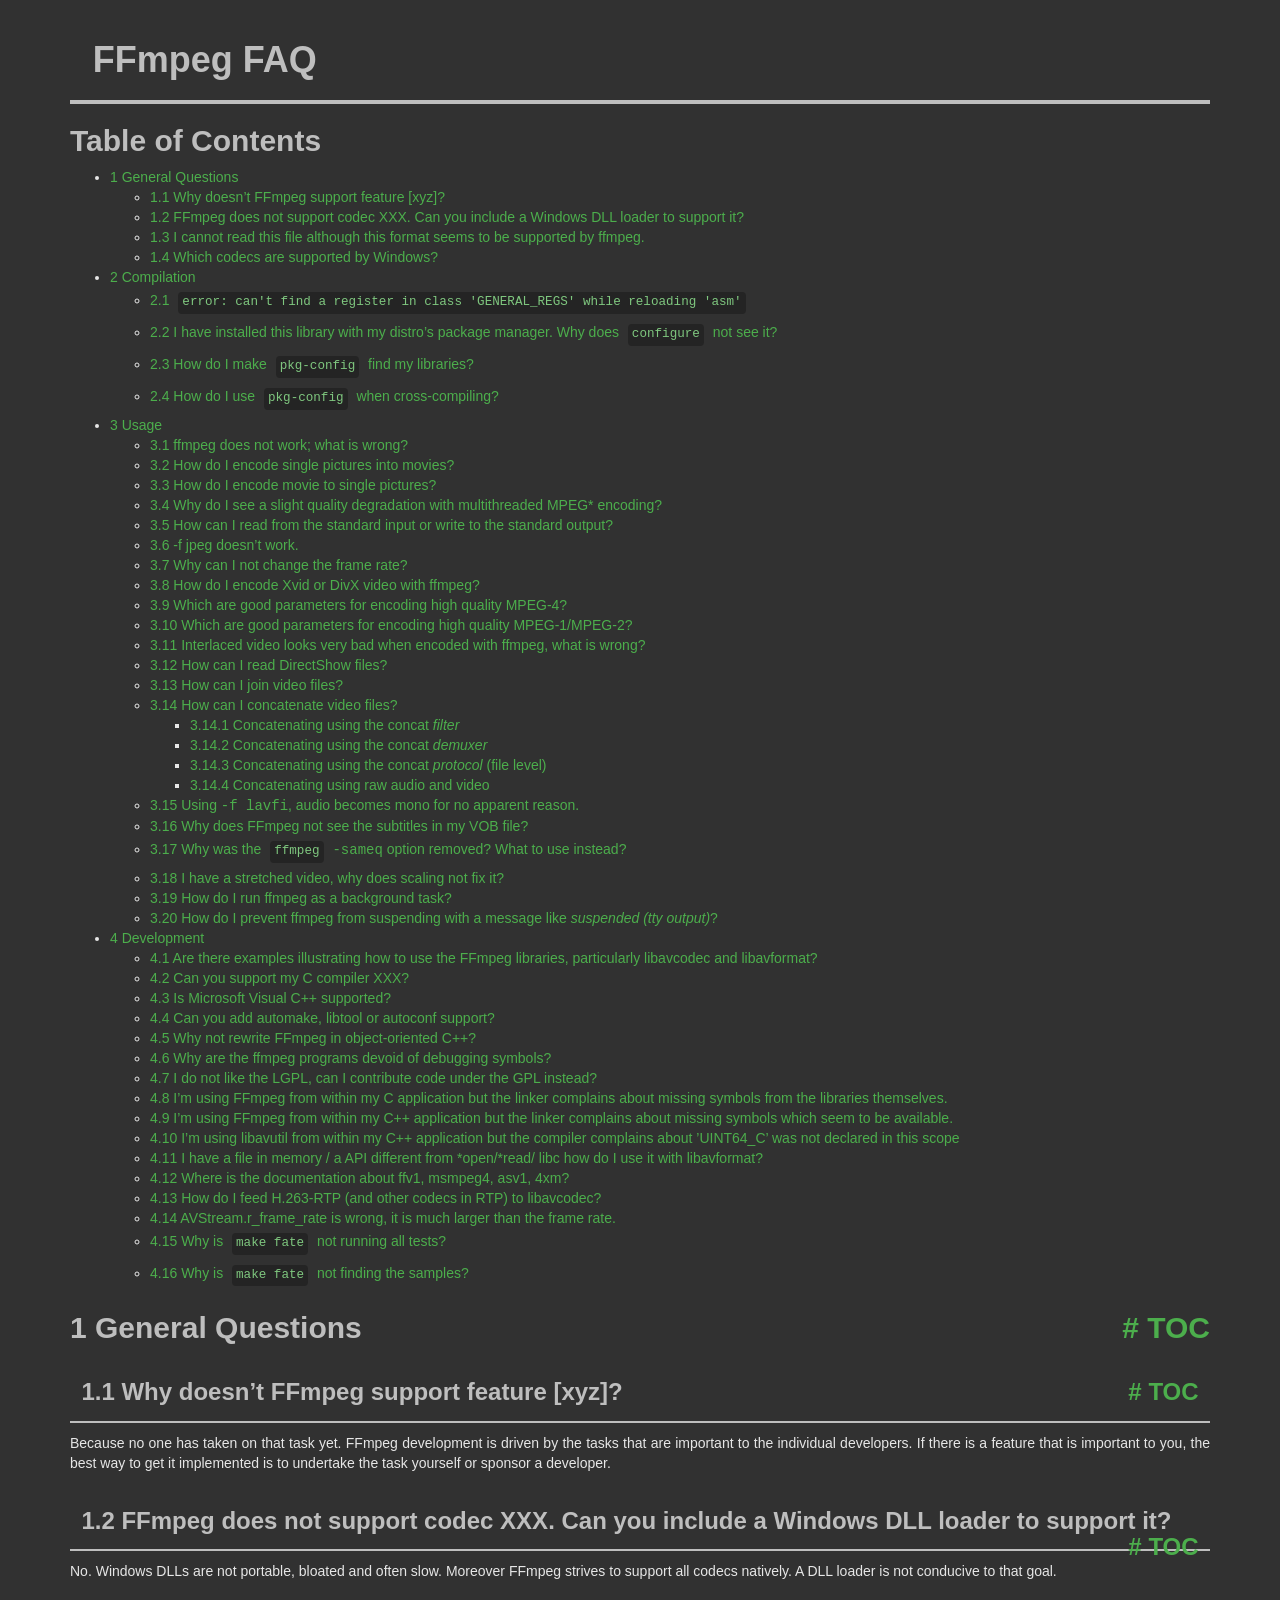
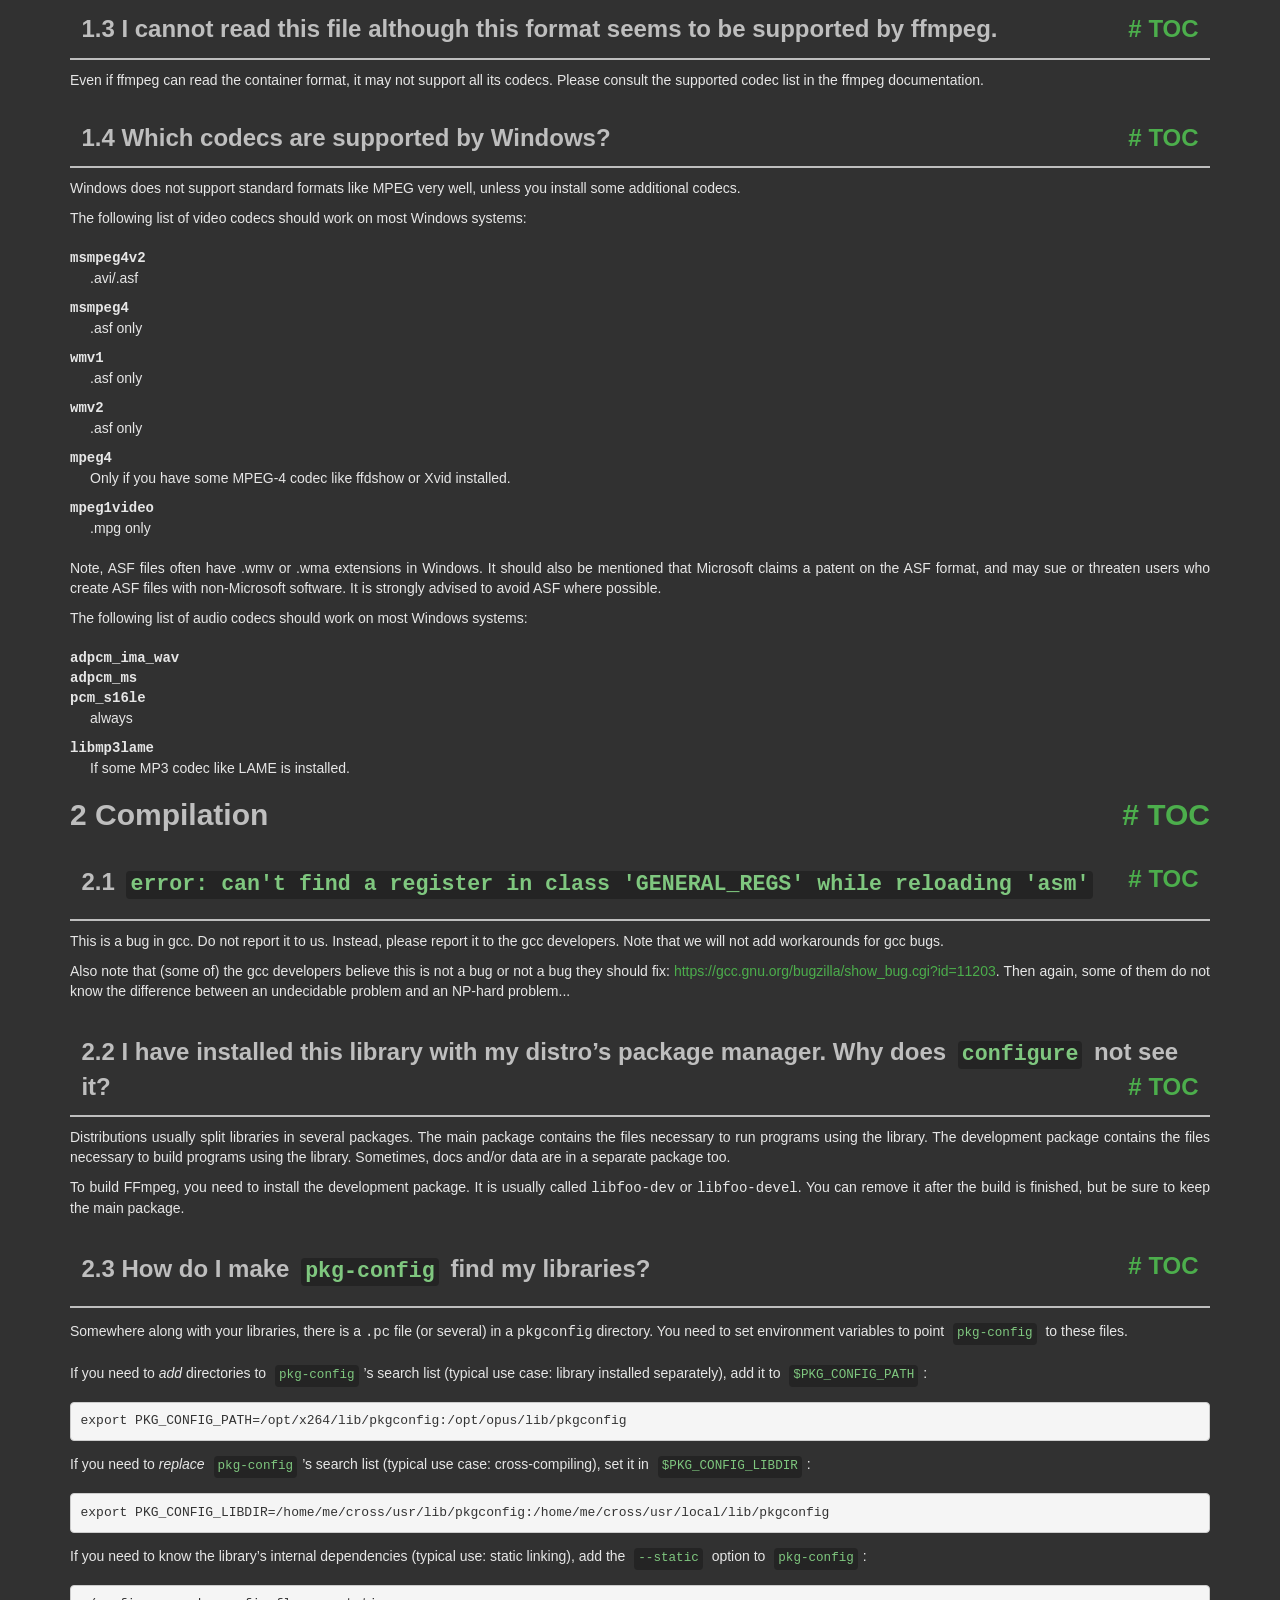
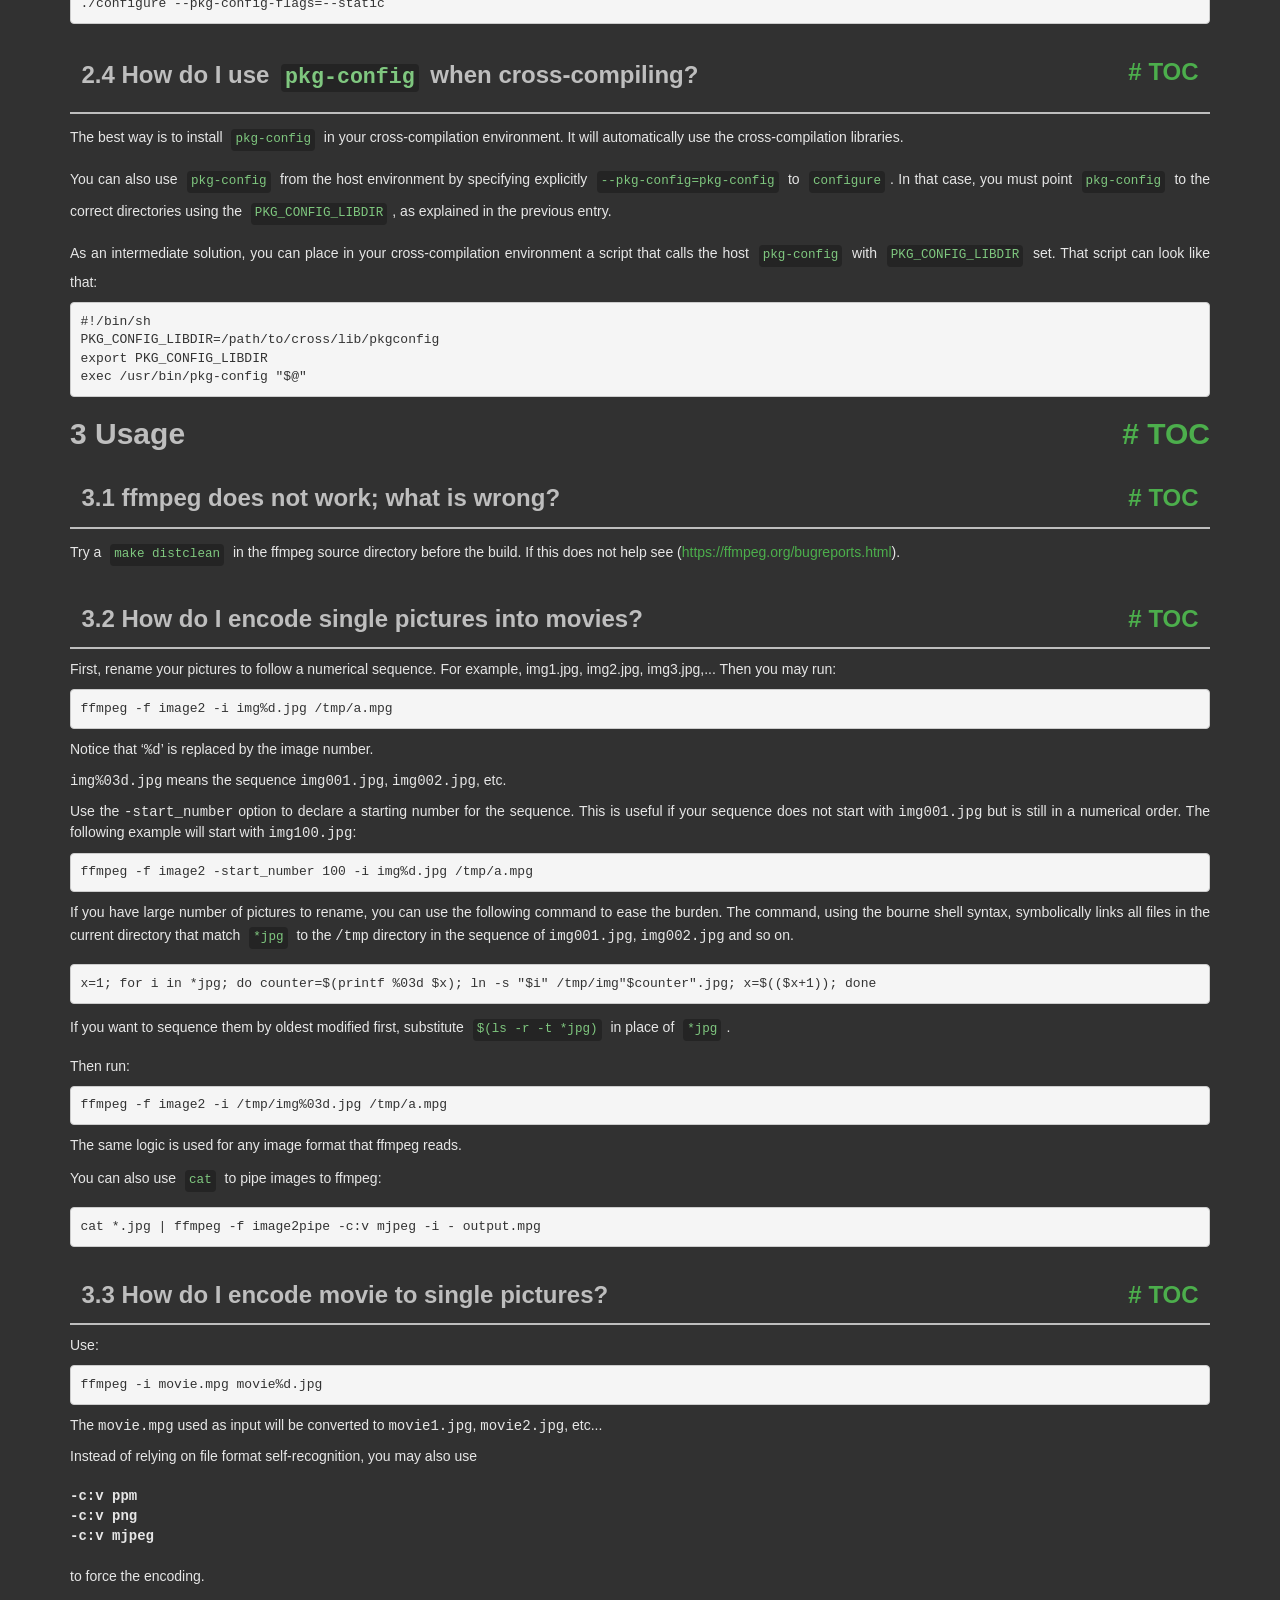
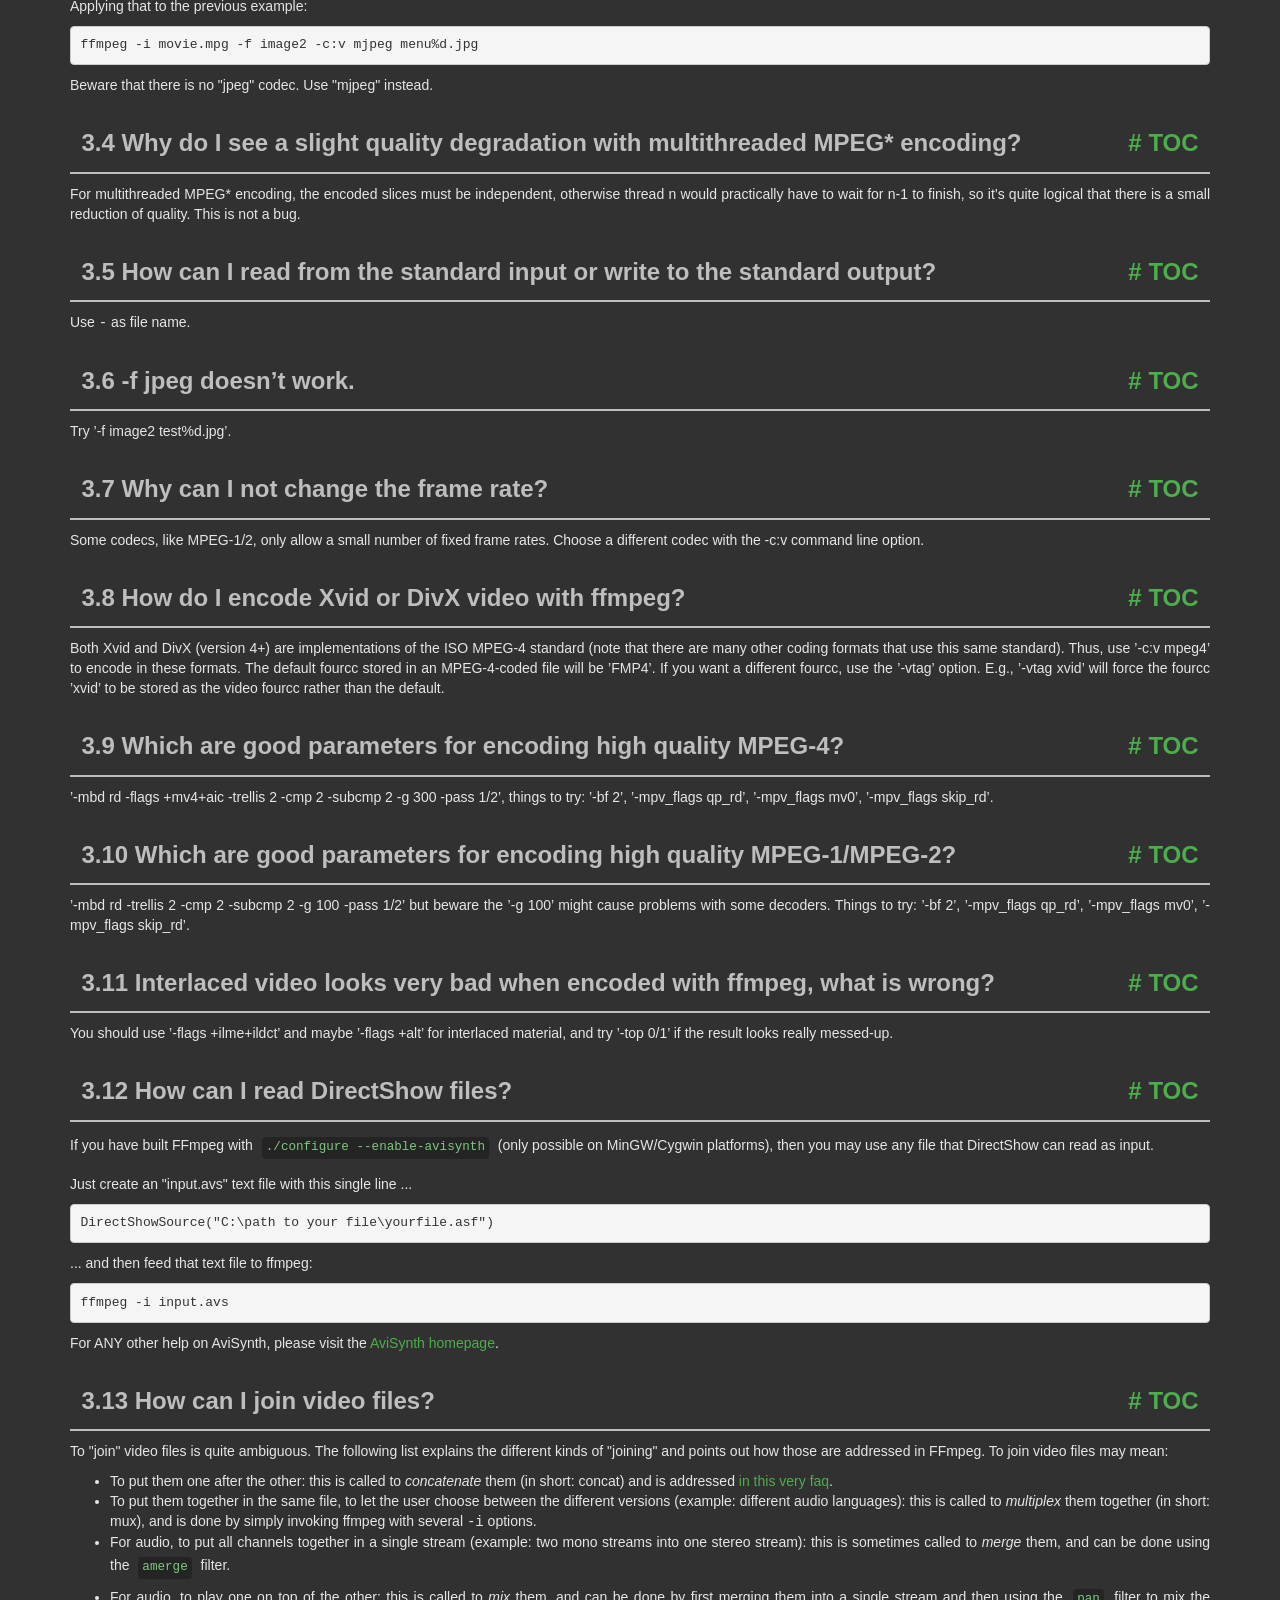
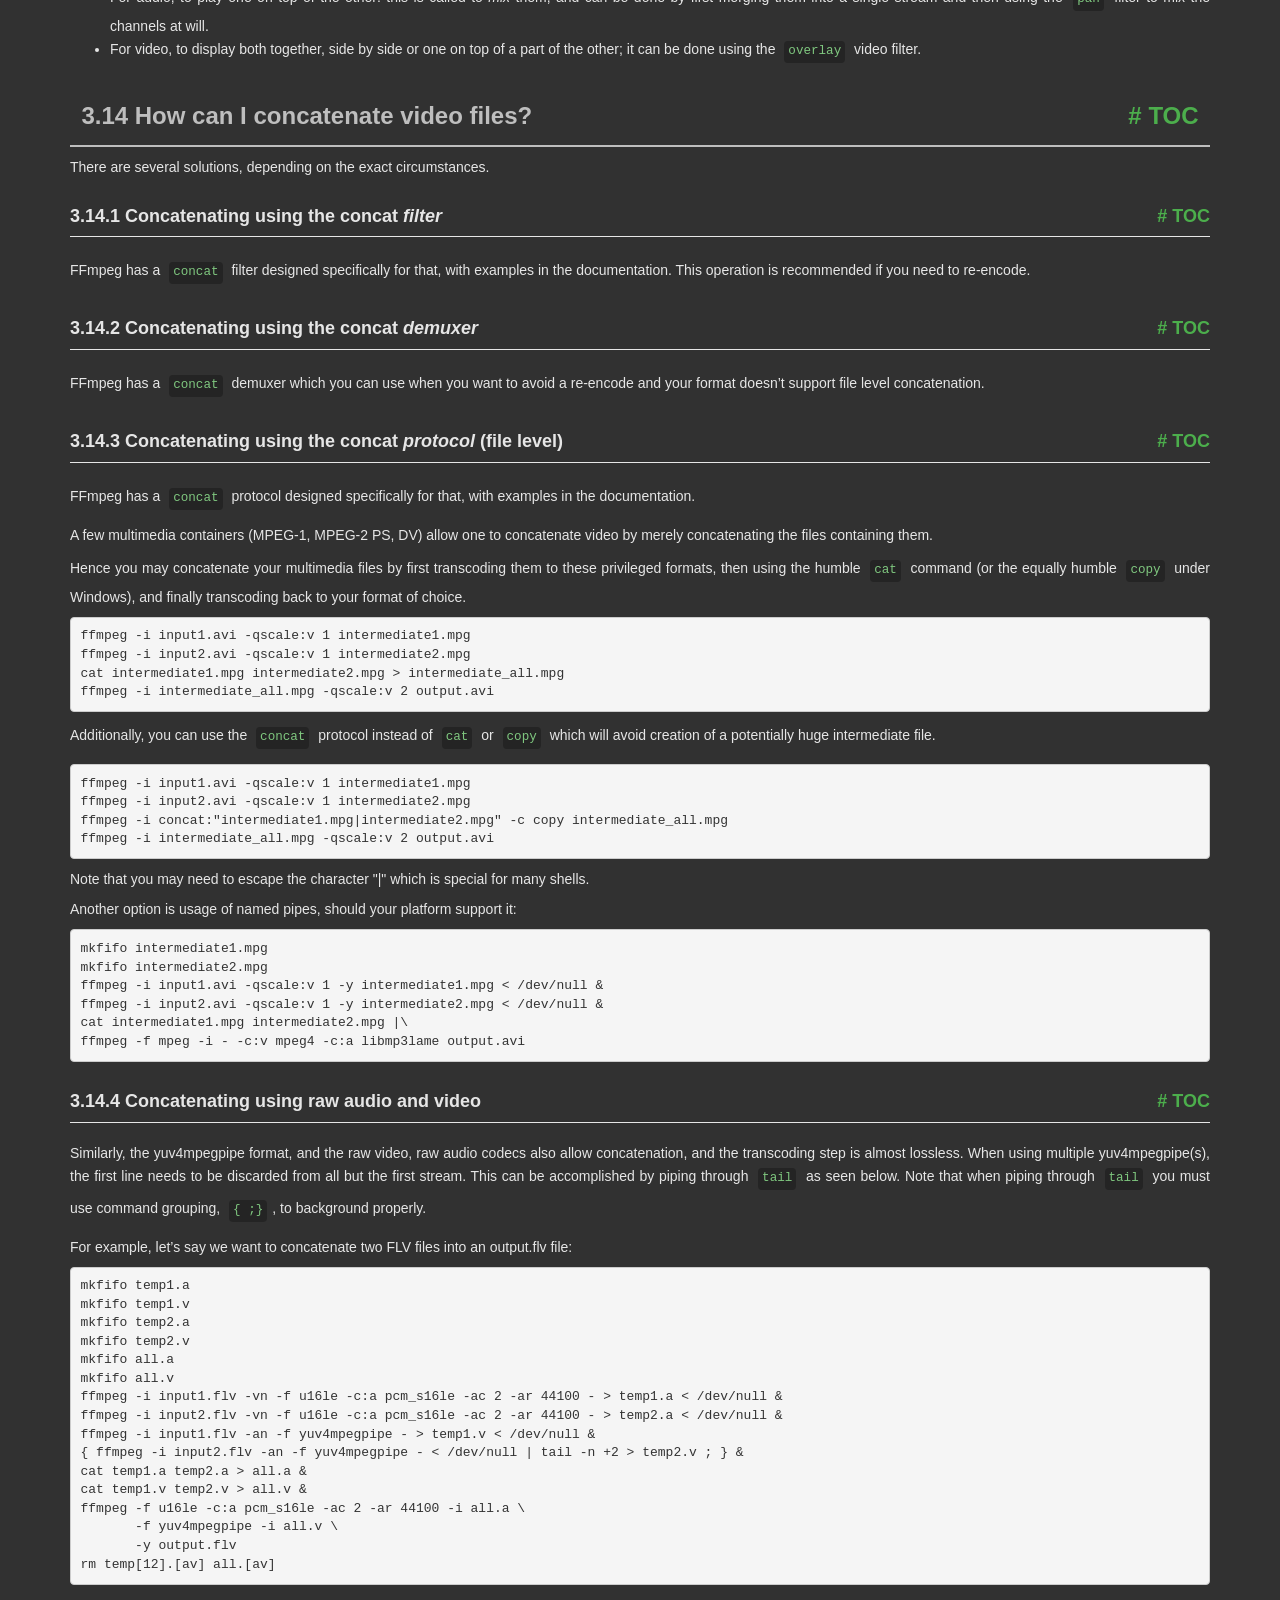
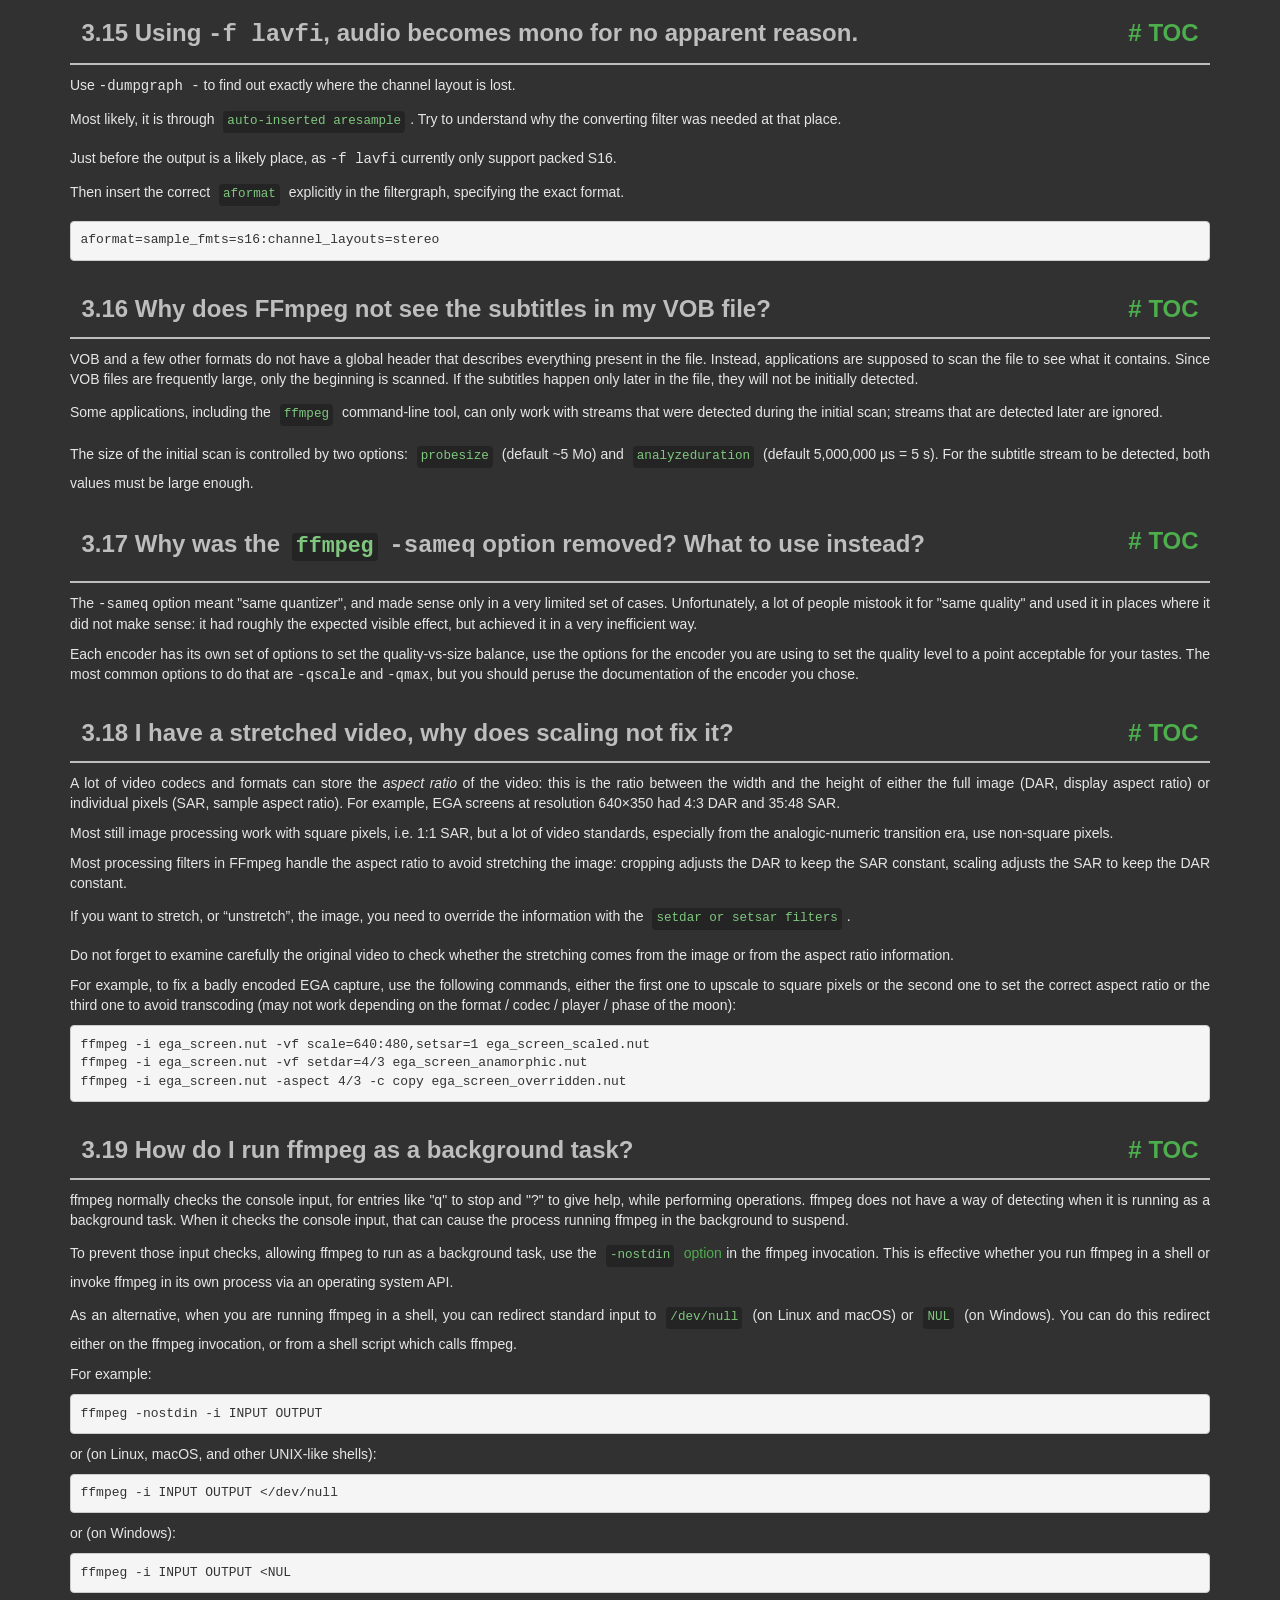
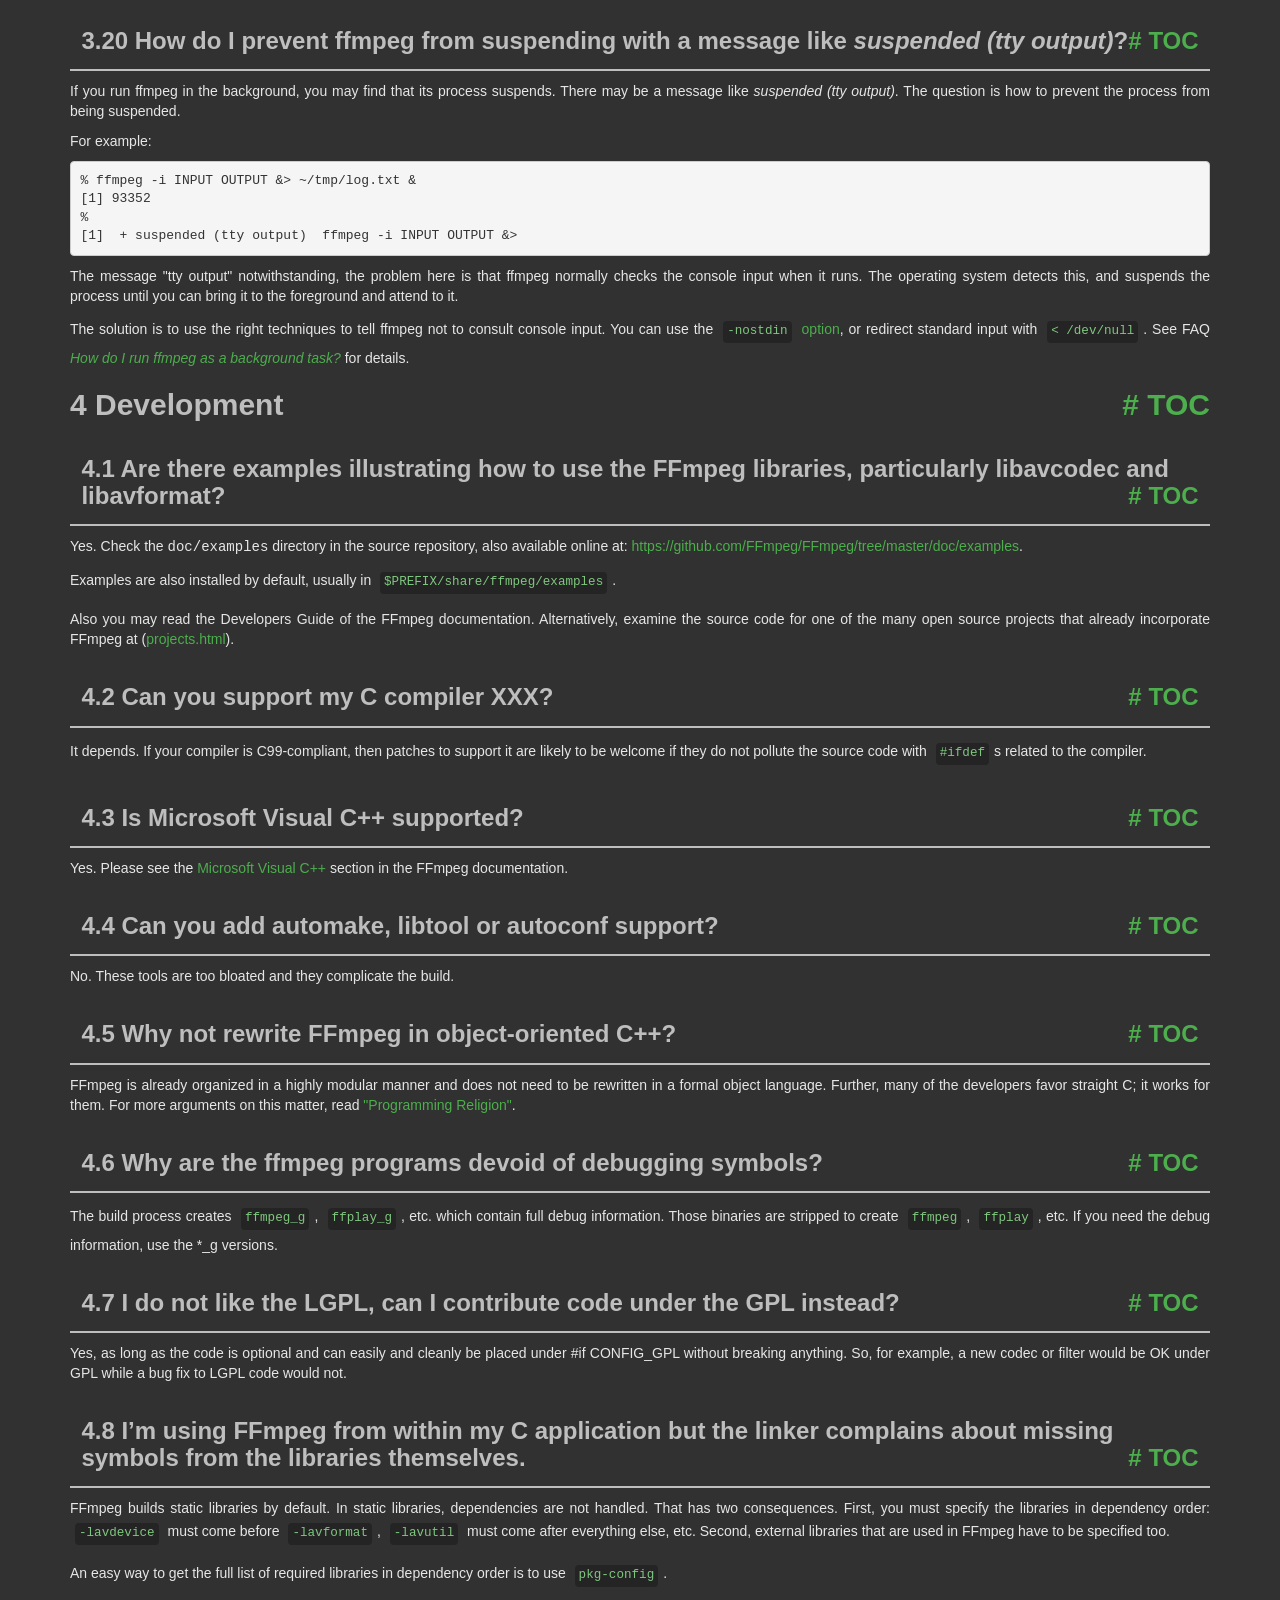
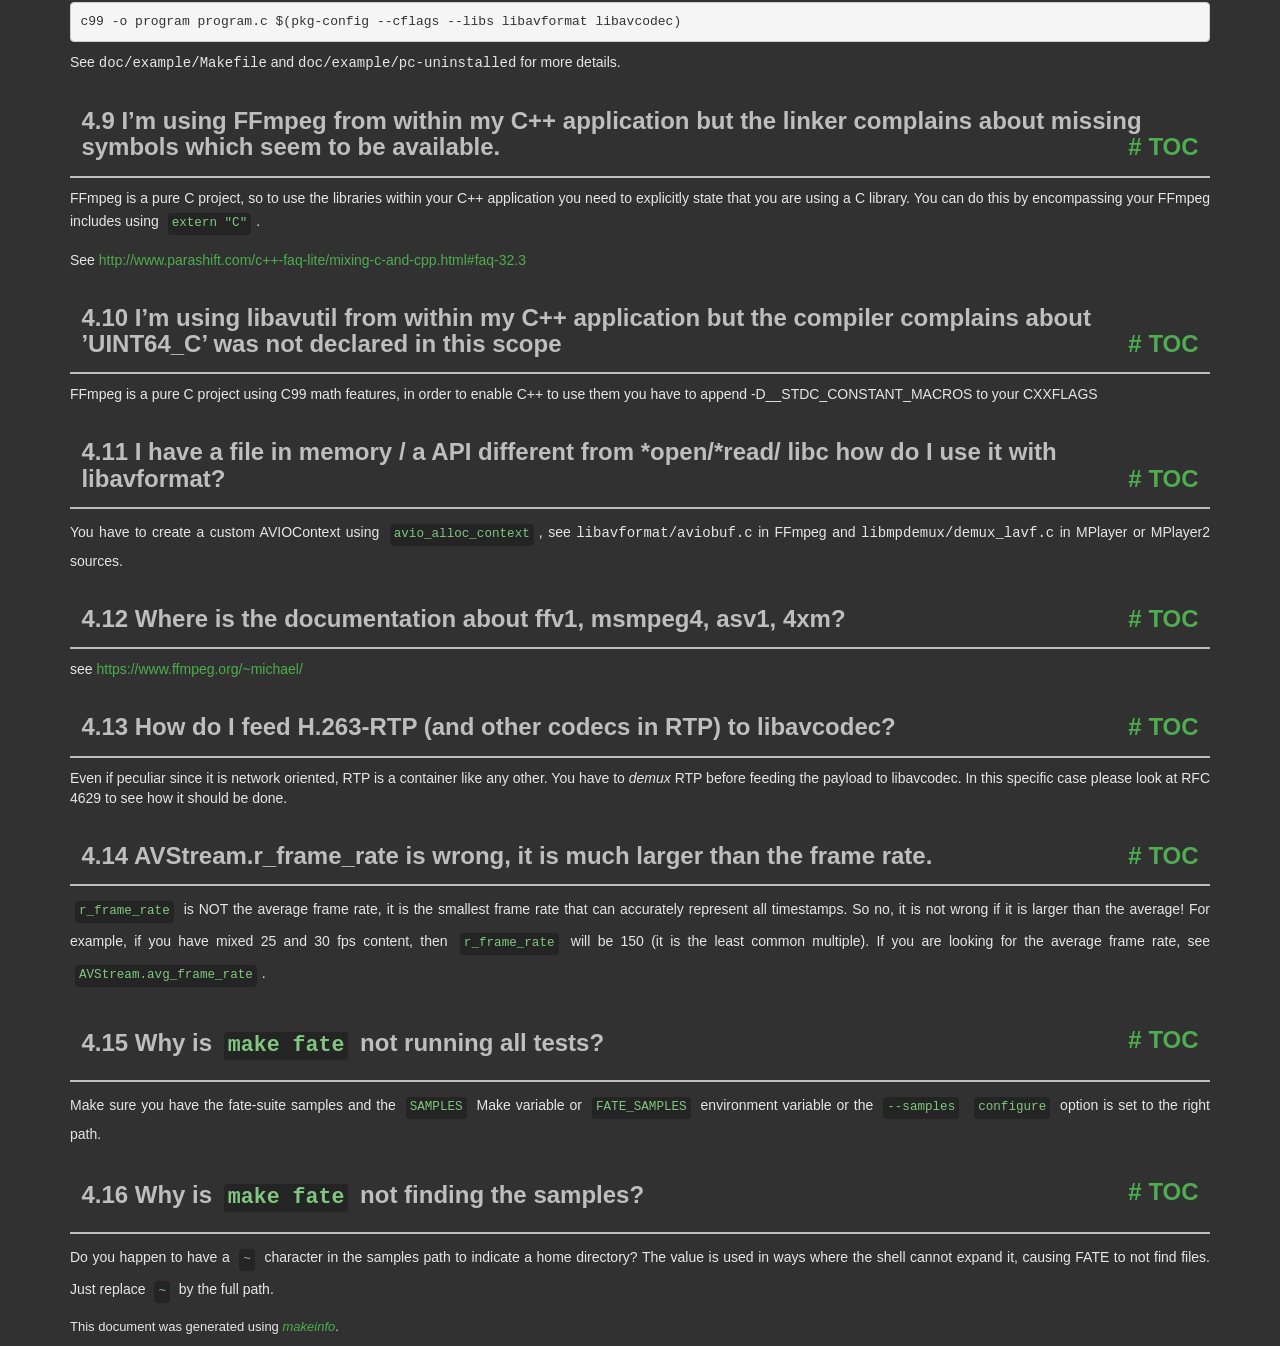
<file: ffmpeg/doc/faq.html>
<!DOCTYPE html PUBLIC "-//W3C//DTD HTML 4.01 Transitional//EN" "http://www.w3.org/TR/html4/loose.dtd">
<html>
<!-- Created by GNU Texinfo 7.2, https://www.gnu.org/software/texinfo/ -->
  <head>
    <meta charset="utf-8">
    <title>
      FFmpeg FAQ
    </title>
    <meta name="viewport" content="width=device-width,initial-scale=1.0">
    <link rel="stylesheet" type="text/css" href="bootstrap.min.css">
    <link rel="stylesheet" type="text/css" href="style.min.css">
  </head>
  <body>
    <div class="container">
      <h1>
      FFmpeg FAQ
      </h1>


<a name="SEC_Top"></a>

<div class="region-contents" id="SEC_Contents">
<h2 class="contents-heading">Table of Contents</h2>

<div class="contents">

<ul class="toc-numbered-mark">
  <li><a id="toc-General-Questions" href="#General-Questions">1 General Questions</a>
  <ul class="toc-numbered-mark">
    <li><a id="toc-Why-doesn_0027t-FFmpeg-support-feature-_005bxyz_005d_003f" href="#Why-doesn_0027t-FFmpeg-support-feature-_005bxyz_005d_003f">1.1 Why doesn&rsquo;t FFmpeg support feature [xyz]?</a></li>
    <li><a id="toc-FFmpeg-does-not-support-codec-XXX_002e-Can-you-include-a-Windows-DLL-loader-to-support-it_003f" href="#FFmpeg-does-not-support-codec-XXX_002e-Can-you-include-a-Windows-DLL-loader-to-support-it_003f">1.2 FFmpeg does not support codec XXX. Can you include a Windows DLL loader to support it?</a></li>
    <li><a id="toc-I-cannot-read-this-file-although-this-format-seems-to-be-supported-by-ffmpeg_002e" href="#I-cannot-read-this-file-although-this-format-seems-to-be-supported-by-ffmpeg_002e">1.3 I cannot read this file although this format seems to be supported by ffmpeg.</a></li>
    <li><a id="toc-Which-codecs-are-supported-by-Windows_003f" href="#Which-codecs-are-supported-by-Windows_003f">1.4 Which codecs are supported by Windows?</a></li>
  </ul></li>
  <li><a id="toc-Compilation" href="#Compilation">2 Compilation</a>
  <ul class="toc-numbered-mark">
    <li><a id="toc-error_003a-can_0027t-find-a-register-in-class-_0027GENERAL_005fREGS_0027-while-reloading-_0027asm_0027" href="#error_003a-can_0027t-find-a-register-in-class-_0027GENERAL_005fREGS_0027-while-reloading-_0027asm_0027">2.1 <code class="code">error: can't find a register in class 'GENERAL_REGS' while reloading 'asm'</code></a></li>
    <li><a id="toc-I-have-installed-this-library-with-my-distro_0027s-package-manager_002e-Why-does-configure-not-see-it_003f" href="#I-have-installed-this-library-with-my-distro_0027s-package-manager_002e-Why-does-configure-not-see-it_003f">2.2 I have installed this library with my distro&rsquo;s package manager. Why does <code class="command">configure</code> not see it?</a></li>
    <li><a id="toc-How-do-I-make-pkg_002dconfig-find-my-libraries_003f" href="#How-do-I-make-pkg_002dconfig-find-my-libraries_003f">2.3 How do I make <code class="command">pkg-config</code> find my libraries?</a></li>
    <li><a id="toc-How-do-I-use-pkg_002dconfig-when-cross_002dcompiling_003f" href="#How-do-I-use-pkg_002dconfig-when-cross_002dcompiling_003f">2.4 How do I use <code class="command">pkg-config</code> when cross-compiling?</a></li>
  </ul></li>
  <li><a id="toc-Usage" href="#Usage">3 Usage</a>
  <ul class="toc-numbered-mark">
    <li><a id="toc-ffmpeg-does-not-work_003b-what-is-wrong_003f" href="#ffmpeg-does-not-work_003b-what-is-wrong_003f">3.1 ffmpeg does not work; what is wrong?</a></li>
    <li><a id="toc-How-do-I-encode-single-pictures-into-movies_003f" href="#How-do-I-encode-single-pictures-into-movies_003f">3.2 How do I encode single pictures into movies?</a></li>
    <li><a id="toc-How-do-I-encode-movie-to-single-pictures_003f" href="#How-do-I-encode-movie-to-single-pictures_003f">3.3 How do I encode movie to single pictures?</a></li>
    <li><a id="toc-Why-do-I-see-a-slight-quality-degradation-with-multithreaded-MPEG_002a-encoding_003f" href="#Why-do-I-see-a-slight-quality-degradation-with-multithreaded-MPEG_002a-encoding_003f">3.4 Why do I see a slight quality degradation with multithreaded MPEG* encoding?</a></li>
    <li><a id="toc-How-can-I-read-from-the-standard-input-or-write-to-the-standard-output_003f" href="#How-can-I-read-from-the-standard-input-or-write-to-the-standard-output_003f">3.5 How can I read from the standard input or write to the standard output?</a></li>
    <li><a id="toc-_002df-jpeg-doesn_0027t-work_002e" href="#g_t_002df-jpeg-doesn_0027t-work_002e">3.6 -f jpeg doesn&rsquo;t work.</a></li>
    <li><a id="toc-Why-can-I-not-change-the-frame-rate_003f" href="#Why-can-I-not-change-the-frame-rate_003f">3.7 Why can I not change the frame rate?</a></li>
    <li><a id="toc-How-do-I-encode-Xvid-or-DivX-video-with-ffmpeg_003f" href="#How-do-I-encode-Xvid-or-DivX-video-with-ffmpeg_003f">3.8 How do I encode Xvid or DivX video with ffmpeg?</a></li>
    <li><a id="toc-Which-are-good-parameters-for-encoding-high-quality-MPEG_002d4_003f" href="#Which-are-good-parameters-for-encoding-high-quality-MPEG_002d4_003f">3.9 Which are good parameters for encoding high quality MPEG-4?</a></li>
    <li><a id="toc-Which-are-good-parameters-for-encoding-high-quality-MPEG_002d1_002fMPEG_002d2_003f" href="#Which-are-good-parameters-for-encoding-high-quality-MPEG_002d1_002fMPEG_002d2_003f">3.10 Which are good parameters for encoding high quality MPEG-1/MPEG-2?</a></li>
    <li><a id="toc-Interlaced-video-looks-very-bad-when-encoded-with-ffmpeg_002c-what-is-wrong_003f" href="#Interlaced-video-looks-very-bad-when-encoded-with-ffmpeg_002c-what-is-wrong_003f">3.11 Interlaced video looks very bad when encoded with ffmpeg, what is wrong?</a></li>
    <li><a id="toc-How-can-I-read-DirectShow-files_003f" href="#How-can-I-read-DirectShow-files_003f">3.12 How can I read DirectShow files?</a></li>
    <li><a id="toc-How-can-I-join-video-files_003f" href="#How-can-I-join-video-files_003f">3.13 How can I join video files?</a></li>
    <li><a id="toc-How-can-I-concatenate-video-files_003f" href="#How-can-I-concatenate-video-files_003f">3.14 How can I concatenate video files?</a>
    <ul class="toc-numbered-mark">
      <li><a id="toc-Concatenating-using-the-concat-filter" href="#Concatenating-using-the-concat-filter">3.14.1 Concatenating using the concat <em class="emph">filter</em></a></li>
      <li><a id="toc-Concatenating-using-the-concat-demuxer" href="#Concatenating-using-the-concat-demuxer">3.14.2 Concatenating using the concat <em class="emph">demuxer</em></a></li>
      <li><a id="toc-Concatenating-using-the-concat-protocol-_0028file-level_0029" href="#Concatenating-using-the-concat-protocol-_0028file-level_0029">3.14.3 Concatenating using the concat <em class="emph">protocol</em> (file level)</a></li>
      <li><a id="toc-Concatenating-using-raw-audio-and-video" href="#Concatenating-using-raw-audio-and-video">3.14.4 Concatenating using raw audio and video</a></li>
    </ul></li>
    <li><a id="toc-Using-_002df-lavfi_002c-audio-becomes-mono-for-no-apparent-reason_002e" href="#Using-_002df-lavfi_002c-audio-becomes-mono-for-no-apparent-reason_002e">3.15 Using <samp class="option">-f lavfi</samp>, audio becomes mono for no apparent reason.</a></li>
    <li><a id="toc-Why-does-FFmpeg-not-see-the-subtitles-in-my-VOB-file_003f" href="#Why-does-FFmpeg-not-see-the-subtitles-in-my-VOB-file_003f">3.16 Why does FFmpeg not see the subtitles in my VOB file?</a></li>
    <li><a id="toc-Why-was-the-ffmpeg-_002dsameq-option-removed_003f-What-to-use-instead_003f" href="#Why-was-the-ffmpeg-_002dsameq-option-removed_003f-What-to-use-instead_003f">3.17 Why was the <code class="command">ffmpeg</code> <samp class="option">-sameq</samp> option removed? What to use instead?</a></li>
    <li><a id="toc-I-have-a-stretched-video_002c-why-does-scaling-not-fix-it_003f" href="#I-have-a-stretched-video_002c-why-does-scaling-not-fix-it_003f">3.18 I have a stretched video, why does scaling not fix it?</a></li>
    <li><a id="toc-How-do-I-run-ffmpeg-as-a-background-task_003f" href="#How-do-I-run-ffmpeg-as-a-background-task_003f">3.19 How do I run ffmpeg as a background task?</a></li>
    <li><a id="toc-How-do-I-prevent-ffmpeg-from-suspending-with-a-message-like-suspended-_0028tty-output_0029_003f" href="#How-do-I-prevent-ffmpeg-from-suspending-with-a-message-like-suspended-_0028tty-output_0029_003f">3.20 How do I prevent ffmpeg from suspending with a message like <em class="emph">suspended (tty output)</em>?</a></li>
  </ul></li>
  <li><a id="toc-Development" href="#Development">4 Development</a>
  <ul class="toc-numbered-mark">
    <li><a id="toc-Are-there-examples-illustrating-how-to-use-the-FFmpeg-libraries_002c-particularly-libavcodec-and-libavformat_003f" href="#Are-there-examples-illustrating-how-to-use-the-FFmpeg-libraries_002c-particularly-libavcodec-and-libavformat_003f">4.1 Are there examples illustrating how to use the FFmpeg libraries, particularly libavcodec and libavformat?</a></li>
    <li><a id="toc-Can-you-support-my-C-compiler-XXX_003f" href="#Can-you-support-my-C-compiler-XXX_003f">4.2 Can you support my C compiler XXX?</a></li>
    <li><a id="toc-Is-Microsoft-Visual-C_002b_002b-supported_003f" href="#Is-Microsoft-Visual-C_002b_002b-supported_003f">4.3 Is Microsoft Visual C++ supported?</a></li>
    <li><a id="toc-Can-you-add-automake_002c-libtool-or-autoconf-support_003f" href="#Can-you-add-automake_002c-libtool-or-autoconf-support_003f">4.4 Can you add automake, libtool or autoconf support?</a></li>
    <li><a id="toc-Why-not-rewrite-FFmpeg-in-object_002doriented-C_002b_002b_003f" href="#Why-not-rewrite-FFmpeg-in-object_002doriented-C_002b_002b_003f">4.5 Why not rewrite FFmpeg in object-oriented C++?</a></li>
    <li><a id="toc-Why-are-the-ffmpeg-programs-devoid-of-debugging-symbols_003f" href="#Why-are-the-ffmpeg-programs-devoid-of-debugging-symbols_003f">4.6 Why are the ffmpeg programs devoid of debugging symbols?</a></li>
    <li><a id="toc-I-do-not-like-the-LGPL_002c-can-I-contribute-code-under-the-GPL-instead_003f" href="#I-do-not-like-the-LGPL_002c-can-I-contribute-code-under-the-GPL-instead_003f">4.7 I do not like the LGPL, can I contribute code under the GPL instead?</a></li>
    <li><a id="toc-I_0027m-using-FFmpeg-from-within-my-C-application-but-the-linker-complains-about-missing-symbols-from-the-libraries-themselves_002e" href="#I_0027m-using-FFmpeg-from-within-my-C-application-but-the-linker-complains-about-missing-symbols-from-the-libraries-themselves_002e">4.8 I&rsquo;m using FFmpeg from within my C application but the linker complains about missing symbols from the libraries themselves.</a></li>
    <li><a id="toc-I_0027m-using-FFmpeg-from-within-my-C_002b_002b-application-but-the-linker-complains-about-missing-symbols-which-seem-to-be-available_002e" href="#I_0027m-using-FFmpeg-from-within-my-C_002b_002b-application-but-the-linker-complains-about-missing-symbols-which-seem-to-be-available_002e">4.9 I&rsquo;m using FFmpeg from within my C++ application but the linker complains about missing symbols which seem to be available.</a></li>
    <li><a id="toc-I_0027m-using-libavutil-from-within-my-C_002b_002b-application-but-the-compiler-complains-about-_0027UINT64_005fC_0027-was-not-declared-in-this-scope" href="#I_0027m-using-libavutil-from-within-my-C_002b_002b-application-but-the-compiler-complains-about-_0027UINT64_005fC_0027-was-not-declared-in-this-scope">4.10 I&rsquo;m using libavutil from within my C++ application but the compiler complains about &rsquo;UINT64_C&rsquo; was not declared in this scope</a></li>
    <li><a id="toc-I-have-a-file-in-memory-_002f-a-API-different-from-_002aopen_002f_002aread_002f-libc-how-do-I-use-it-with-libavformat_003f" href="#I-have-a-file-in-memory-_002f-a-API-different-from-_002aopen_002f_002aread_002f-libc-how-do-I-use-it-with-libavformat_003f">4.11 I have a file in memory / a API different from *open/*read/ libc how do I use it with libavformat?</a></li>
    <li><a id="toc-Where-is-the-documentation-about-ffv1_002c-msmpeg4_002c-asv1_002c-4xm_003f" href="#Where-is-the-documentation-about-ffv1_002c-msmpeg4_002c-asv1_002c-4xm_003f">4.12 Where is the documentation about ffv1, msmpeg4, asv1, 4xm?</a></li>
    <li><a id="toc-How-do-I-feed-H_002e263_002dRTP-_0028and-other-codecs-in-RTP_0029-to-libavcodec_003f" href="#How-do-I-feed-H_002e263_002dRTP-_0028and-other-codecs-in-RTP_0029-to-libavcodec_003f">4.13 How do I feed H.263-RTP (and other codecs in RTP) to libavcodec?</a></li>
    <li><a id="toc-AVStream_002er_005fframe_005frate-is-wrong_002c-it-is-much-larger-than-the-frame-rate_002e" href="#AVStream_002er_005fframe_005frate-is-wrong_002c-it-is-much-larger-than-the-frame-rate_002e">4.14 AVStream.r_frame_rate is wrong, it is much larger than the frame rate.</a></li>
    <li><a id="toc-Why-is-make-fate-not-running-all-tests_003f" href="#Why-is-make-fate-not-running-all-tests_003f">4.15 Why is <code class="code">make fate</code> not running all tests?</a></li>
    <li><a id="toc-Why-is-make-fate-not-finding-the-samples_003f" href="#Why-is-make-fate-not-finding-the-samples_003f">4.16 Why is <code class="code">make fate</code> not finding the samples?</a></li>
  </ul></li>
</ul>
</div>
</div>

<a name="General-Questions"></a>
<h2 class="chapter">1 General Questions<span class="pull-right"><a class="anchor hidden-xs" href="#General-Questions" aria-hidden="true">#</a> <a class="anchor hidden-xs"href="#toc-General-Questions" aria-hidden="true">TOC</a></span></h2>

<a name="Why-doesn_0027t-FFmpeg-support-feature-_005bxyz_005d_003f"></a>
<h3 class="section">1.1 Why doesn&rsquo;t FFmpeg support feature [xyz]?<span class="pull-right"><a class="anchor hidden-xs" href="#Why-doesn_0027t-FFmpeg-support-feature-_005bxyz_005d_003f" aria-hidden="true">#</a> <a class="anchor hidden-xs"href="#toc-Why-doesn_0027t-FFmpeg-support-feature-_005bxyz_005d_003f" aria-hidden="true">TOC</a></span></h3>

<p>Because no one has taken on that task yet. FFmpeg development is
driven by the tasks that are important to the individual developers.
If there is a feature that is important to you, the best way to get
it implemented is to undertake the task yourself or sponsor a developer.
</p>
<a name="FFmpeg-does-not-support-codec-XXX_002e-Can-you-include-a-Windows-DLL-loader-to-support-it_003f"></a>
<h3 class="section">1.2 FFmpeg does not support codec XXX. Can you include a Windows DLL loader to support it?<span class="pull-right"><a class="anchor hidden-xs" href="#FFmpeg-does-not-support-codec-XXX_002e-Can-you-include-a-Windows-DLL-loader-to-support-it_003f" aria-hidden="true">#</a> <a class="anchor hidden-xs"href="#toc-FFmpeg-does-not-support-codec-XXX_002e-Can-you-include-a-Windows-DLL-loader-to-support-it_003f" aria-hidden="true">TOC</a></span></h3>

<p>No. Windows DLLs are not portable, bloated and often slow.
Moreover FFmpeg strives to support all codecs natively.
A DLL loader is not conducive to that goal.
</p>
<a name="I-cannot-read-this-file-although-this-format-seems-to-be-supported-by-ffmpeg_002e"></a>
<h3 class="section">1.3 I cannot read this file although this format seems to be supported by ffmpeg.<span class="pull-right"><a class="anchor hidden-xs" href="#I-cannot-read-this-file-although-this-format-seems-to-be-supported-by-ffmpeg_002e" aria-hidden="true">#</a> <a class="anchor hidden-xs"href="#toc-I-cannot-read-this-file-although-this-format-seems-to-be-supported-by-ffmpeg_002e" aria-hidden="true">TOC</a></span></h3>

<p>Even if ffmpeg can read the container format, it may not support all its
codecs. Please consult the supported codec list in the ffmpeg
documentation.
</p>
<a name="Which-codecs-are-supported-by-Windows_003f"></a>
<h3 class="section">1.4 Which codecs are supported by Windows?<span class="pull-right"><a class="anchor hidden-xs" href="#Which-codecs-are-supported-by-Windows_003f" aria-hidden="true">#</a> <a class="anchor hidden-xs"href="#toc-Which-codecs-are-supported-by-Windows_003f" aria-hidden="true">TOC</a></span></h3>

<p>Windows does not support standard formats like MPEG very well, unless you
install some additional codecs.
</p>
<p>The following list of video codecs should work on most Windows systems:
</p><dl class="table">
<dt><samp class="option">msmpeg4v2</samp></dt>
<dd><p>.avi/.asf
</p></dd>
<dt><samp class="option">msmpeg4</samp></dt>
<dd><p>.asf only
</p></dd>
<dt><samp class="option">wmv1</samp></dt>
<dd><p>.asf only
</p></dd>
<dt><samp class="option">wmv2</samp></dt>
<dd><p>.asf only
</p></dd>
<dt><samp class="option">mpeg4</samp></dt>
<dd><p>Only if you have some MPEG-4 codec like ffdshow or Xvid installed.
</p></dd>
<dt><samp class="option">mpeg1video</samp></dt>
<dd><p>.mpg only
</p></dd>
</dl>
<p>Note, ASF files often have .wmv or .wma extensions in Windows. It should also
be mentioned that Microsoft claims a patent on the ASF format, and may sue
or threaten users who create ASF files with non-Microsoft software. It is
strongly advised to avoid ASF where possible.
</p>
<p>The following list of audio codecs should work on most Windows systems:
</p><dl class="table">
<dt><samp class="option">adpcm_ima_wav</samp></dt>
<dt><samp class="option">adpcm_ms</samp></dt>
<dt><samp class="option">pcm_s16le</samp></dt>
<dd><p>always
</p></dd>
<dt><samp class="option">libmp3lame</samp></dt>
<dd><p>If some MP3 codec like LAME is installed.
</p></dd>
</dl>


<a name="Compilation"></a>
<h2 class="chapter">2 Compilation<span class="pull-right"><a class="anchor hidden-xs" href="#Compilation" aria-hidden="true">#</a> <a class="anchor hidden-xs"href="#toc-Compilation" aria-hidden="true">TOC</a></span></h2>

<a name="error_003a-can_0027t-find-a-register-in-class-_0027GENERAL_005fREGS_0027-while-reloading-_0027asm_0027"></a>
<h3 class="section">2.1 <code class="code">error: can't find a register in class 'GENERAL_REGS' while reloading 'asm'</code><span class="pull-right"><a class="anchor hidden-xs" href="#error_003a-can_0027t-find-a-register-in-class-_0027GENERAL_005fREGS_0027-while-reloading-_0027asm_0027" aria-hidden="true">#</a> <a class="anchor hidden-xs"href="#toc-error_003a-can_0027t-find-a-register-in-class-_0027GENERAL_005fREGS_0027-while-reloading-_0027asm_0027" aria-hidden="true">TOC</a></span></h3>

<p>This is a bug in gcc. Do not report it to us. Instead, please report it to
the gcc developers. Note that we will not add workarounds for gcc bugs.
</p>
<p>Also note that (some of) the gcc developers believe this is not a bug or
not a bug they should fix:
<a class="url" href="https://gcc.gnu.org/bugzilla/show_bug.cgi?id=11203">https://gcc.gnu.org/bugzilla/show_bug.cgi?id=11203</a>.
Then again, some of them do not know the difference between an undecidable
problem and an NP-hard problem...
</p>
<a name="I-have-installed-this-library-with-my-distro_0027s-package-manager_002e-Why-does-configure-not-see-it_003f"></a>
<h3 class="section">2.2 I have installed this library with my distro&rsquo;s package manager. Why does <code class="command">configure</code> not see it?<span class="pull-right"><a class="anchor hidden-xs" href="#I-have-installed-this-library-with-my-distro_0027s-package-manager_002e-Why-does-configure-not-see-it_003f" aria-hidden="true">#</a> <a class="anchor hidden-xs"href="#toc-I-have-installed-this-library-with-my-distro_0027s-package-manager_002e-Why-does-configure-not-see-it_003f" aria-hidden="true">TOC</a></span></h3>

<p>Distributions usually split libraries in several packages. The main package
contains the files necessary to run programs using the library. The
development package contains the files necessary to build programs using the
library. Sometimes, docs and/or data are in a separate package too.
</p>
<p>To build FFmpeg, you need to install the development package. It is usually
called <samp class="file">libfoo-dev</samp> or <samp class="file">libfoo-devel</samp>. You can remove it after the
build is finished, but be sure to keep the main package.
</p>
<a name="How-do-I-make-pkg_002dconfig-find-my-libraries_003f"></a>
<h3 class="section">2.3 How do I make <code class="command">pkg-config</code> find my libraries?<span class="pull-right"><a class="anchor hidden-xs" href="#How-do-I-make-pkg_002dconfig-find-my-libraries_003f" aria-hidden="true">#</a> <a class="anchor hidden-xs"href="#toc-How-do-I-make-pkg_002dconfig-find-my-libraries_003f" aria-hidden="true">TOC</a></span></h3>

<p>Somewhere along with your libraries, there is a <samp class="file">.pc</samp> file (or several)
in a <samp class="file">pkgconfig</samp> directory. You need to set environment variables to
point <code class="command">pkg-config</code> to these files.
</p>
<p>If you need to <em class="emph">add</em> directories to <code class="command">pkg-config</code>&rsquo;s search list
(typical use case: library installed separately), add it to
<code class="code">$PKG_CONFIG_PATH</code>:
</p>
<div class="example">
<pre class="example-preformatted">export PKG_CONFIG_PATH=/opt/x264/lib/pkgconfig:/opt/opus/lib/pkgconfig
</pre></div>

<p>If you need to <em class="emph">replace</em> <code class="command">pkg-config</code>&rsquo;s search list
(typical use case: cross-compiling), set it in
<code class="code">$PKG_CONFIG_LIBDIR</code>:
</p>
<div class="example">
<pre class="example-preformatted">export PKG_CONFIG_LIBDIR=/home/me/cross/usr/lib/pkgconfig:/home/me/cross/usr/local/lib/pkgconfig
</pre></div>

<p>If you need to know the library&rsquo;s internal dependencies (typical use: static
linking), add the <code class="code">--static</code> option to <code class="command">pkg-config</code>:
</p>
<div class="example">
<pre class="example-preformatted">./configure --pkg-config-flags=--static
</pre></div>

<a name="How-do-I-use-pkg_002dconfig-when-cross_002dcompiling_003f"></a>
<h3 class="section">2.4 How do I use <code class="command">pkg-config</code> when cross-compiling?<span class="pull-right"><a class="anchor hidden-xs" href="#How-do-I-use-pkg_002dconfig-when-cross_002dcompiling_003f" aria-hidden="true">#</a> <a class="anchor hidden-xs"href="#toc-How-do-I-use-pkg_002dconfig-when-cross_002dcompiling_003f" aria-hidden="true">TOC</a></span></h3>

<p>The best way is to install <code class="command">pkg-config</code> in your cross-compilation
environment. It will automatically use the cross-compilation libraries.
</p>
<p>You can also use <code class="command">pkg-config</code> from the host environment by
specifying explicitly <code class="code">--pkg-config=pkg-config</code> to <code class="command">configure</code>.
In that case, you must point <code class="command">pkg-config</code> to the correct directories
using the <code class="code">PKG_CONFIG_LIBDIR</code>, as explained in the previous entry.
</p>
<p>As an intermediate solution, you can place in your cross-compilation
environment a script that calls the host <code class="command">pkg-config</code> with
<code class="code">PKG_CONFIG_LIBDIR</code> set. That script can look like that:
</p>
<div class="example">
<pre class="example-preformatted">#!/bin/sh
PKG_CONFIG_LIBDIR=/path/to/cross/lib/pkgconfig
export PKG_CONFIG_LIBDIR
exec /usr/bin/pkg-config &quot;$@&quot;
</pre></div>

<a name="Usage"></a>
<h2 class="chapter">3 Usage<span class="pull-right"><a class="anchor hidden-xs" href="#Usage" aria-hidden="true">#</a> <a class="anchor hidden-xs"href="#toc-Usage" aria-hidden="true">TOC</a></span></h2>

<a name="ffmpeg-does-not-work_003b-what-is-wrong_003f"></a>
<h3 class="section">3.1 ffmpeg does not work; what is wrong?<span class="pull-right"><a class="anchor hidden-xs" href="#ffmpeg-does-not-work_003b-what-is-wrong_003f" aria-hidden="true">#</a> <a class="anchor hidden-xs"href="#toc-ffmpeg-does-not-work_003b-what-is-wrong_003f" aria-hidden="true">TOC</a></span></h3>

<p>Try a <code class="code">make distclean</code> in the ffmpeg source directory before the build.
If this does not help see
(<a class="url" href="https://ffmpeg.org/bugreports.html">https://ffmpeg.org/bugreports.html</a>).
</p>
<a name="How-do-I-encode-single-pictures-into-movies_003f"></a>
<h3 class="section">3.2 How do I encode single pictures into movies?<span class="pull-right"><a class="anchor hidden-xs" href="#How-do-I-encode-single-pictures-into-movies_003f" aria-hidden="true">#</a> <a class="anchor hidden-xs"href="#toc-How-do-I-encode-single-pictures-into-movies_003f" aria-hidden="true">TOC</a></span></h3>

<p>First, rename your pictures to follow a numerical sequence.
For example, img1.jpg, img2.jpg, img3.jpg,...
Then you may run:
</p>
<div class="example">
<pre class="example-preformatted">ffmpeg -f image2 -i img%d.jpg /tmp/a.mpg
</pre></div>

<p>Notice that &lsquo;<samp class="samp">%d</samp>&rsquo; is replaced by the image number.
</p>
<p><samp class="file">img%03d.jpg</samp> means the sequence <samp class="file">img001.jpg</samp>, <samp class="file">img002.jpg</samp>, etc.
</p>
<p>Use the <samp class="option">-start_number</samp> option to declare a starting number for
the sequence. This is useful if your sequence does not start with
<samp class="file">img001.jpg</samp> but is still in a numerical order. The following
example will start with <samp class="file">img100.jpg</samp>:
</p>
<div class="example">
<pre class="example-preformatted">ffmpeg -f image2 -start_number 100 -i img%d.jpg /tmp/a.mpg
</pre></div>

<p>If you have large number of pictures to rename, you can use the
following command to ease the burden. The command, using the bourne
shell syntax, symbolically links all files in the current directory
that match <code class="code">*jpg</code> to the <samp class="file">/tmp</samp> directory in the sequence of
<samp class="file">img001.jpg</samp>, <samp class="file">img002.jpg</samp> and so on.
</p>
<div class="example">
<pre class="example-preformatted">x=1; for i in *jpg; do counter=$(printf %03d $x); ln -s &quot;$i&quot; /tmp/img&quot;$counter&quot;.jpg; x=$(($x+1)); done
</pre></div>

<p>If you want to sequence them by oldest modified first, substitute
<code class="code">$(ls -r -t *jpg)</code> in place of <code class="code">*jpg</code>.
</p>
<p>Then run:
</p>
<div class="example">
<pre class="example-preformatted">ffmpeg -f image2 -i /tmp/img%03d.jpg /tmp/a.mpg
</pre></div>

<p>The same logic is used for any image format that ffmpeg reads.
</p>
<p>You can also use <code class="command">cat</code> to pipe images to ffmpeg:
</p>
<div class="example">
<pre class="example-preformatted">cat *.jpg | ffmpeg -f image2pipe -c:v mjpeg -i - output.mpg
</pre></div>

<a name="How-do-I-encode-movie-to-single-pictures_003f"></a>
<h3 class="section">3.3 How do I encode movie to single pictures?<span class="pull-right"><a class="anchor hidden-xs" href="#How-do-I-encode-movie-to-single-pictures_003f" aria-hidden="true">#</a> <a class="anchor hidden-xs"href="#toc-How-do-I-encode-movie-to-single-pictures_003f" aria-hidden="true">TOC</a></span></h3>

<p>Use:
</p>
<div class="example">
<pre class="example-preformatted">ffmpeg -i movie.mpg movie%d.jpg
</pre></div>

<p>The <samp class="file">movie.mpg</samp> used as input will be converted to
<samp class="file">movie1.jpg</samp>, <samp class="file">movie2.jpg</samp>, etc...
</p>
<p>Instead of relying on file format self-recognition, you may also use
</p><dl class="table">
<dt><samp class="option">-c:v ppm</samp></dt>
<dt><samp class="option">-c:v png</samp></dt>
<dt><samp class="option">-c:v mjpeg</samp></dt>
</dl>
<p>to force the encoding.
</p>
<p>Applying that to the previous example:
</p><div class="example">
<pre class="example-preformatted">ffmpeg -i movie.mpg -f image2 -c:v mjpeg menu%d.jpg
</pre></div>

<p>Beware that there is no &quot;jpeg&quot; codec. Use &quot;mjpeg&quot; instead.
</p>
<a name="Why-do-I-see-a-slight-quality-degradation-with-multithreaded-MPEG_002a-encoding_003f"></a>
<h3 class="section">3.4 Why do I see a slight quality degradation with multithreaded MPEG* encoding?<span class="pull-right"><a class="anchor hidden-xs" href="#Why-do-I-see-a-slight-quality-degradation-with-multithreaded-MPEG_002a-encoding_003f" aria-hidden="true">#</a> <a class="anchor hidden-xs"href="#toc-Why-do-I-see-a-slight-quality-degradation-with-multithreaded-MPEG_002a-encoding_003f" aria-hidden="true">TOC</a></span></h3>

<p>For multithreaded MPEG* encoding, the encoded slices must be independent,
otherwise thread n would practically have to wait for n-1 to finish, so it&rsquo;s
quite logical that there is a small reduction of quality. This is not a bug.
</p>
<a name="How-can-I-read-from-the-standard-input-or-write-to-the-standard-output_003f"></a>
<h3 class="section">3.5 How can I read from the standard input or write to the standard output?<span class="pull-right"><a class="anchor hidden-xs" href="#How-can-I-read-from-the-standard-input-or-write-to-the-standard-output_003f" aria-hidden="true">#</a> <a class="anchor hidden-xs"href="#toc-How-can-I-read-from-the-standard-input-or-write-to-the-standard-output_003f" aria-hidden="true">TOC</a></span></h3>

<p>Use <samp class="file">-</samp> as file name.
</p>
<a name="g_t_002df-jpeg-doesn_0027t-work_002e"></a>
<h3 class="section">3.6 -f jpeg doesn&rsquo;t work.<span class="pull-right"><a class="anchor hidden-xs" href="#_002df-jpeg-doesn_0027t-work_002e" aria-hidden="true">#</a> <a class="anchor hidden-xs"href="#toc-_002df-jpeg-doesn_0027t-work_002e" aria-hidden="true">TOC</a></span></h3>

<p>Try &rsquo;-f image2 test%d.jpg&rsquo;.
</p>
<a name="Why-can-I-not-change-the-frame-rate_003f"></a>
<h3 class="section">3.7 Why can I not change the frame rate?<span class="pull-right"><a class="anchor hidden-xs" href="#Why-can-I-not-change-the-frame-rate_003f" aria-hidden="true">#</a> <a class="anchor hidden-xs"href="#toc-Why-can-I-not-change-the-frame-rate_003f" aria-hidden="true">TOC</a></span></h3>

<p>Some codecs, like MPEG-1/2, only allow a small number of fixed frame rates.
Choose a different codec with the -c:v command line option.
</p>
<a name="How-do-I-encode-Xvid-or-DivX-video-with-ffmpeg_003f"></a>
<h3 class="section">3.8 How do I encode Xvid or DivX video with ffmpeg?<span class="pull-right"><a class="anchor hidden-xs" href="#How-do-I-encode-Xvid-or-DivX-video-with-ffmpeg_003f" aria-hidden="true">#</a> <a class="anchor hidden-xs"href="#toc-How-do-I-encode-Xvid-or-DivX-video-with-ffmpeg_003f" aria-hidden="true">TOC</a></span></h3>

<p>Both Xvid and DivX (version 4+) are implementations of the ISO MPEG-4
standard (note that there are many other coding formats that use this
same standard). Thus, use &rsquo;-c:v mpeg4&rsquo; to encode in these formats. The
default fourcc stored in an MPEG-4-coded file will be &rsquo;FMP4&rsquo;. If you want
a different fourcc, use the &rsquo;-vtag&rsquo; option. E.g., &rsquo;-vtag xvid&rsquo; will
force the fourcc &rsquo;xvid&rsquo; to be stored as the video fourcc rather than the
default.
</p>
<a name="Which-are-good-parameters-for-encoding-high-quality-MPEG_002d4_003f"></a>
<h3 class="section">3.9 Which are good parameters for encoding high quality MPEG-4?<span class="pull-right"><a class="anchor hidden-xs" href="#Which-are-good-parameters-for-encoding-high-quality-MPEG_002d4_003f" aria-hidden="true">#</a> <a class="anchor hidden-xs"href="#toc-Which-are-good-parameters-for-encoding-high-quality-MPEG_002d4_003f" aria-hidden="true">TOC</a></span></h3>

<p>&rsquo;-mbd rd -flags +mv4+aic -trellis 2 -cmp 2 -subcmp 2 -g 300 -pass 1/2&rsquo;,
things to try: &rsquo;-bf 2&rsquo;, &rsquo;-mpv_flags qp_rd&rsquo;, &rsquo;-mpv_flags mv0&rsquo;, &rsquo;-mpv_flags skip_rd&rsquo;.
</p>
<a name="Which-are-good-parameters-for-encoding-high-quality-MPEG_002d1_002fMPEG_002d2_003f"></a>
<h3 class="section">3.10 Which are good parameters for encoding high quality MPEG-1/MPEG-2?<span class="pull-right"><a class="anchor hidden-xs" href="#Which-are-good-parameters-for-encoding-high-quality-MPEG_002d1_002fMPEG_002d2_003f" aria-hidden="true">#</a> <a class="anchor hidden-xs"href="#toc-Which-are-good-parameters-for-encoding-high-quality-MPEG_002d1_002fMPEG_002d2_003f" aria-hidden="true">TOC</a></span></h3>

<p>&rsquo;-mbd rd -trellis 2 -cmp 2 -subcmp 2 -g 100 -pass 1/2&rsquo;
but beware the &rsquo;-g 100&rsquo; might cause problems with some decoders.
Things to try: &rsquo;-bf 2&rsquo;, &rsquo;-mpv_flags qp_rd&rsquo;, &rsquo;-mpv_flags mv0&rsquo;, &rsquo;-mpv_flags skip_rd&rsquo;.
</p>
<a name="Interlaced-video-looks-very-bad-when-encoded-with-ffmpeg_002c-what-is-wrong_003f"></a>
<h3 class="section">3.11 Interlaced video looks very bad when encoded with ffmpeg, what is wrong?<span class="pull-right"><a class="anchor hidden-xs" href="#Interlaced-video-looks-very-bad-when-encoded-with-ffmpeg_002c-what-is-wrong_003f" aria-hidden="true">#</a> <a class="anchor hidden-xs"href="#toc-Interlaced-video-looks-very-bad-when-encoded-with-ffmpeg_002c-what-is-wrong_003f" aria-hidden="true">TOC</a></span></h3>

<p>You should use &rsquo;-flags +ilme+ildct&rsquo; and maybe &rsquo;-flags +alt&rsquo; for interlaced
material, and try &rsquo;-top 0/1&rsquo; if the result looks really messed-up.
</p>
<a name="How-can-I-read-DirectShow-files_003f"></a>
<h3 class="section">3.12 How can I read DirectShow files?<span class="pull-right"><a class="anchor hidden-xs" href="#How-can-I-read-DirectShow-files_003f" aria-hidden="true">#</a> <a class="anchor hidden-xs"href="#toc-How-can-I-read-DirectShow-files_003f" aria-hidden="true">TOC</a></span></h3>

<p>If you have built FFmpeg with <code class="code">./configure --enable-avisynth</code>
(only possible on MinGW/Cygwin platforms),
then you may use any file that DirectShow can read as input.
</p>
<p>Just create an &quot;input.avs&quot; text file with this single line ...
</p><div class="example">
<pre class="example-preformatted">DirectShowSource(&quot;C:\path to your file\yourfile.asf&quot;)
</pre></div>
<p>... and then feed that text file to ffmpeg:
</p><div class="example">
<pre class="example-preformatted">ffmpeg -i input.avs
</pre></div>

<p>For ANY other help on AviSynth, please visit the
<a class="uref" href="http://www.avisynth.org/">AviSynth homepage</a>.
</p>
<a name="How-can-I-join-video-files_003f"></a>
<h3 class="section">3.13 How can I join video files?<span class="pull-right"><a class="anchor hidden-xs" href="#How-can-I-join-video-files_003f" aria-hidden="true">#</a> <a class="anchor hidden-xs"href="#toc-How-can-I-join-video-files_003f" aria-hidden="true">TOC</a></span></h3>

<p>To &quot;join&quot; video files is quite ambiguous. The following list explains the
different kinds of &quot;joining&quot; and points out how those are addressed in
FFmpeg. To join video files may mean:
</p>
<ul class="itemize mark-bullet">
<li>To put them one after the other: this is called to <em class="emph">concatenate</em> them
(in short: concat) and is addressed
<a class="ref" href="#How-can-I-concatenate-video-files">in this very faq</a>.

</li><li>To put them together in the same file, to let the user choose between the
different versions (example: different audio languages): this is called to
<em class="emph">multiplex</em> them together (in short: mux), and is done by simply
invoking ffmpeg with several <samp class="option">-i</samp> options.

</li><li>For audio, to put all channels together in a single stream (example: two
mono streams into one stereo stream): this is sometimes called to
<em class="emph">merge</em> them, and can be done using the
<a class="url" href="ffmpeg-filters.html#amerge"><code class="code">amerge</code></a> filter.

</li><li>For audio, to play one on top of the other: this is called to <em class="emph">mix</em>
them, and can be done by first merging them into a single stream and then
using the <a class="url" href="ffmpeg-filters.html#pan"><code class="code">pan</code></a> filter to mix
the channels at will.

</li><li>For video, to display both together, side by side or one on top of a part of
the other; it can be done using the
<a class="url" href="ffmpeg-filters.html#overlay"><code class="code">overlay</code></a> video filter.

</li></ul>

<a class="anchor" id="How-can-I-concatenate-video-files"></a><a name="How-can-I-concatenate-video-files_003f"></a>
<h3 class="section">3.14 How can I concatenate video files?<span class="pull-right"><a class="anchor hidden-xs" href="#How-can-I-concatenate-video-files_003f" aria-hidden="true">#</a> <a class="anchor hidden-xs"href="#toc-How-can-I-concatenate-video-files_003f" aria-hidden="true">TOC</a></span></h3>

<p>There are several solutions, depending on the exact circumstances.
</p>
<a name="Concatenating-using-the-concat-filter"></a>
<h4 class="subsection">3.14.1 Concatenating using the concat <em class="emph">filter</em><span class="pull-right"><a class="anchor hidden-xs" href="#Concatenating-using-the-concat-filter" aria-hidden="true">#</a> <a class="anchor hidden-xs"href="#toc-Concatenating-using-the-concat-filter" aria-hidden="true">TOC</a></span></h4>

<p>FFmpeg has a <a class="url" href="ffmpeg-filters.html#concat"><code class="code">concat</code></a> filter designed specifically for that, with examples in the
documentation. This operation is recommended if you need to re-encode.
</p>
<a name="Concatenating-using-the-concat-demuxer"></a>
<h4 class="subsection">3.14.2 Concatenating using the concat <em class="emph">demuxer</em><span class="pull-right"><a class="anchor hidden-xs" href="#Concatenating-using-the-concat-demuxer" aria-hidden="true">#</a> <a class="anchor hidden-xs"href="#toc-Concatenating-using-the-concat-demuxer" aria-hidden="true">TOC</a></span></h4>

<p>FFmpeg has a <a class="url" href="ffmpeg-formats.html#concat"><code class="code">concat</code></a> demuxer which you can use when you want to avoid a re-encode and
your format doesn&rsquo;t support file level concatenation.
</p>
<a name="Concatenating-using-the-concat-protocol-_0028file-level_0029"></a>
<h4 class="subsection">3.14.3 Concatenating using the concat <em class="emph">protocol</em> (file level)<span class="pull-right"><a class="anchor hidden-xs" href="#Concatenating-using-the-concat-protocol-_0028file-level_0029" aria-hidden="true">#</a> <a class="anchor hidden-xs"href="#toc-Concatenating-using-the-concat-protocol-_0028file-level_0029" aria-hidden="true">TOC</a></span></h4>

<p>FFmpeg has a <a class="url" href="ffmpeg-protocols.html#concat"><code class="code">concat</code></a> protocol designed specifically for that, with examples in the
documentation.
</p>
<p>A few multimedia containers (MPEG-1, MPEG-2 PS, DV) allow one to concatenate
video by merely concatenating the files containing them.
</p>
<p>Hence you may concatenate your multimedia files by first transcoding them to
these privileged formats, then using the humble <code class="code">cat</code> command (or the
equally humble <code class="code">copy</code> under Windows), and finally transcoding back to your
format of choice.
</p>
<div class="example">
<pre class="example-preformatted">ffmpeg -i input1.avi -qscale:v 1 intermediate1.mpg
ffmpeg -i input2.avi -qscale:v 1 intermediate2.mpg
cat intermediate1.mpg intermediate2.mpg &gt; intermediate_all.mpg
ffmpeg -i intermediate_all.mpg -qscale:v 2 output.avi
</pre></div>

<p>Additionally, you can use the <code class="code">concat</code> protocol instead of <code class="code">cat</code> or
<code class="code">copy</code> which will avoid creation of a potentially huge intermediate file.
</p>
<div class="example">
<pre class="example-preformatted">ffmpeg -i input1.avi -qscale:v 1 intermediate1.mpg
ffmpeg -i input2.avi -qscale:v 1 intermediate2.mpg
ffmpeg -i concat:&quot;intermediate1.mpg|intermediate2.mpg&quot; -c copy intermediate_all.mpg
ffmpeg -i intermediate_all.mpg -qscale:v 2 output.avi
</pre></div>

<p>Note that you may need to escape the character &quot;|&quot; which is special for many
shells.
</p>
<p>Another option is usage of named pipes, should your platform support it:
</p>
<div class="example">
<pre class="example-preformatted">mkfifo intermediate1.mpg
mkfifo intermediate2.mpg
ffmpeg -i input1.avi -qscale:v 1 -y intermediate1.mpg &lt; /dev/null &amp;
ffmpeg -i input2.avi -qscale:v 1 -y intermediate2.mpg &lt; /dev/null &amp;
cat intermediate1.mpg intermediate2.mpg |\
ffmpeg -f mpeg -i - -c:v mpeg4 -c:a libmp3lame output.avi
</pre></div>

<a name="Concatenating-using-raw-audio-and-video"></a>
<h4 class="subsection">3.14.4 Concatenating using raw audio and video<span class="pull-right"><a class="anchor hidden-xs" href="#Concatenating-using-raw-audio-and-video" aria-hidden="true">#</a> <a class="anchor hidden-xs"href="#toc-Concatenating-using-raw-audio-and-video" aria-hidden="true">TOC</a></span></h4>

<p>Similarly, the yuv4mpegpipe format, and the raw video, raw audio codecs also
allow concatenation, and the transcoding step is almost lossless.
When using multiple yuv4mpegpipe(s), the first line needs to be discarded
from all but the first stream. This can be accomplished by piping through
<code class="code">tail</code> as seen below. Note that when piping through <code class="code">tail</code> you
must use command grouping, <code class="code">{  ;}</code>, to background properly.
</p>
<p>For example, let&rsquo;s say we want to concatenate two FLV files into an
output.flv file:
</p>
<div class="example">
<pre class="example-preformatted">mkfifo temp1.a
mkfifo temp1.v
mkfifo temp2.a
mkfifo temp2.v
mkfifo all.a
mkfifo all.v
ffmpeg -i input1.flv -vn -f u16le -c:a pcm_s16le -ac 2 -ar 44100 - &gt; temp1.a &lt; /dev/null &amp;
ffmpeg -i input2.flv -vn -f u16le -c:a pcm_s16le -ac 2 -ar 44100 - &gt; temp2.a &lt; /dev/null &amp;
ffmpeg -i input1.flv -an -f yuv4mpegpipe - &gt; temp1.v &lt; /dev/null &amp;
{ ffmpeg -i input2.flv -an -f yuv4mpegpipe - &lt; /dev/null | tail -n +2 &gt; temp2.v ; } &amp;
cat temp1.a temp2.a &gt; all.a &amp;
cat temp1.v temp2.v &gt; all.v &amp;
ffmpeg -f u16le -c:a pcm_s16le -ac 2 -ar 44100 -i all.a \
       -f yuv4mpegpipe -i all.v \
       -y output.flv
rm temp[12].[av] all.[av]
</pre></div>

<a name="Using-_002df-lavfi_002c-audio-becomes-mono-for-no-apparent-reason_002e"></a>
<h3 class="section">3.15 Using <samp class="option">-f lavfi</samp>, audio becomes mono for no apparent reason.<span class="pull-right"><a class="anchor hidden-xs" href="#Using-_002df-lavfi_002c-audio-becomes-mono-for-no-apparent-reason_002e" aria-hidden="true">#</a> <a class="anchor hidden-xs"href="#toc-Using-_002df-lavfi_002c-audio-becomes-mono-for-no-apparent-reason_002e" aria-hidden="true">TOC</a></span></h3>

<p>Use <samp class="option">-dumpgraph -</samp> to find out exactly where the channel layout is
lost.
</p>
<p>Most likely, it is through <code class="code">auto-inserted aresample</code>. Try to understand
why the converting filter was needed at that place.
</p>
<p>Just before the output is a likely place, as <samp class="option">-f lavfi</samp> currently
only support packed S16.
</p>
<p>Then insert the correct <code class="code">aformat</code> explicitly in the filtergraph,
specifying the exact format.
</p>
<div class="example">
<pre class="example-preformatted">aformat=sample_fmts=s16:channel_layouts=stereo
</pre></div>

<a name="Why-does-FFmpeg-not-see-the-subtitles-in-my-VOB-file_003f"></a>
<h3 class="section">3.16 Why does FFmpeg not see the subtitles in my VOB file?<span class="pull-right"><a class="anchor hidden-xs" href="#Why-does-FFmpeg-not-see-the-subtitles-in-my-VOB-file_003f" aria-hidden="true">#</a> <a class="anchor hidden-xs"href="#toc-Why-does-FFmpeg-not-see-the-subtitles-in-my-VOB-file_003f" aria-hidden="true">TOC</a></span></h3>

<p>VOB and a few other formats do not have a global header that describes
everything present in the file. Instead, applications are supposed to scan
the file to see what it contains. Since VOB files are frequently large, only
the beginning is scanned. If the subtitles happen only later in the file,
they will not be initially detected.
</p>
<p>Some applications, including the <code class="code">ffmpeg</code> command-line tool, can only
work with streams that were detected during the initial scan; streams that
are detected later are ignored.
</p>
<p>The size of the initial scan is controlled by two options: <code class="code">probesize</code>
(default ~5&nbsp;Mo) and <code class="code">analyzeduration</code> (default 5,000,000&nbsp;µs = 5&nbsp;s). For
the subtitle stream to be detected, both values must be large enough.
</p>
<a name="Why-was-the-ffmpeg-_002dsameq-option-removed_003f-What-to-use-instead_003f"></a>
<h3 class="section">3.17 Why was the <code class="command">ffmpeg</code> <samp class="option">-sameq</samp> option removed? What to use instead?<span class="pull-right"><a class="anchor hidden-xs" href="#Why-was-the-ffmpeg-_002dsameq-option-removed_003f-What-to-use-instead_003f" aria-hidden="true">#</a> <a class="anchor hidden-xs"href="#toc-Why-was-the-ffmpeg-_002dsameq-option-removed_003f-What-to-use-instead_003f" aria-hidden="true">TOC</a></span></h3>

<p>The <samp class="option">-sameq</samp> option meant &quot;same quantizer&quot;, and made sense only in a
very limited set of cases. Unfortunately, a lot of people mistook it for
&quot;same quality&quot; and used it in places where it did not make sense: it had
roughly the expected visible effect, but achieved it in a very inefficient
way.
</p>
<p>Each encoder has its own set of options to set the quality-vs-size balance,
use the options for the encoder you are using to set the quality level to a
point acceptable for your tastes. The most common options to do that are
<samp class="option">-qscale</samp> and <samp class="option">-qmax</samp>, but you should peruse the documentation
of the encoder you chose.
</p>
<a name="I-have-a-stretched-video_002c-why-does-scaling-not-fix-it_003f"></a>
<h3 class="section">3.18 I have a stretched video, why does scaling not fix it?<span class="pull-right"><a class="anchor hidden-xs" href="#I-have-a-stretched-video_002c-why-does-scaling-not-fix-it_003f" aria-hidden="true">#</a> <a class="anchor hidden-xs"href="#toc-I-have-a-stretched-video_002c-why-does-scaling-not-fix-it_003f" aria-hidden="true">TOC</a></span></h3>

<p>A lot of video codecs and formats can store the <em class="emph">aspect ratio</em> of the
video: this is the ratio between the width and the height of either the full
image (DAR, display aspect ratio) or individual pixels (SAR, sample aspect
ratio). For example, EGA screens at resolution 640×350 had 4:3 DAR and 35:48
SAR.
</p>
<p>Most still image processing work with square pixels, i.e. 1:1 SAR, but a lot
of video standards, especially from the analogic-numeric transition era, use
non-square pixels.
</p>
<p>Most processing filters in FFmpeg handle the aspect ratio to avoid
stretching the image: cropping adjusts the DAR to keep the SAR constant,
scaling adjusts the SAR to keep the DAR constant.
</p>
<p>If you want to stretch, or “unstretch”, the image, you need to override the
information with the
<a class="url" href="ffmpeg-filters.html#setdar_002c-setsar"><code class="code">setdar or setsar filters</code></a>.
</p>
<p>Do not forget to examine carefully the original video to check whether the
stretching comes from the image or from the aspect ratio information.
</p>
<p>For example, to fix a badly encoded EGA capture, use the following commands,
either the first one to upscale to square pixels or the second one to set
the correct aspect ratio or the third one to avoid transcoding (may not work
depending on the format / codec / player / phase of the moon):
</p>
<div class="example">
<pre class="example-preformatted">ffmpeg -i ega_screen.nut -vf scale=640:480,setsar=1 ega_screen_scaled.nut
ffmpeg -i ega_screen.nut -vf setdar=4/3 ega_screen_anamorphic.nut
ffmpeg -i ega_screen.nut -aspect 4/3 -c copy ega_screen_overridden.nut
</pre></div>

<a class="anchor" id="background-task"></a><a name="How-do-I-run-ffmpeg-as-a-background-task_003f"></a>
<h3 class="section">3.19 How do I run ffmpeg as a background task?<span class="pull-right"><a class="anchor hidden-xs" href="#How-do-I-run-ffmpeg-as-a-background-task_003f" aria-hidden="true">#</a> <a class="anchor hidden-xs"href="#toc-How-do-I-run-ffmpeg-as-a-background-task_003f" aria-hidden="true">TOC</a></span></h3>

<p>ffmpeg normally checks the console input, for entries like &quot;q&quot; to stop
and &quot;?&quot; to give help, while performing operations. ffmpeg does not have a way of
detecting when it is running as a background task.
When it checks the console input, that can cause the process running ffmpeg
in the background to suspend.
</p>
<p>To prevent those input checks, allowing ffmpeg to run as a background task,
use the <a class="url" href="ffmpeg.html#stdin-option"><code class="code">-nostdin</code> option</a>
in the ffmpeg invocation. This is effective whether you run ffmpeg in a shell
or invoke ffmpeg in its own process via an operating system API.
</p>
<p>As an alternative, when you are running ffmpeg in a shell, you can redirect
standard input to <code class="code">/dev/null</code> (on Linux and macOS)
or <code class="code">NUL</code> (on Windows). You can do this redirect either
on the ffmpeg invocation, or from a shell script which calls ffmpeg.
</p>
<p>For example:
</p>
<div class="example">
<pre class="example-preformatted">ffmpeg -nostdin -i INPUT OUTPUT
</pre></div>

<p>or (on Linux, macOS, and other UNIX-like shells):
</p>
<div class="example">
<pre class="example-preformatted">ffmpeg -i INPUT OUTPUT &lt;/dev/null
</pre></div>

<p>or (on Windows):
</p>
<div class="example">
<pre class="example-preformatted">ffmpeg -i INPUT OUTPUT &lt;NUL
</pre></div>

<a name="How-do-I-prevent-ffmpeg-from-suspending-with-a-message-like-suspended-_0028tty-output_0029_003f"></a>
<h3 class="section">3.20 How do I prevent ffmpeg from suspending with a message like <em class="emph">suspended (tty output)</em>?<span class="pull-right"><a class="anchor hidden-xs" href="#How-do-I-prevent-ffmpeg-from-suspending-with-a-message-like-suspended-_0028tty-output_0029_003f" aria-hidden="true">#</a> <a class="anchor hidden-xs"href="#toc-How-do-I-prevent-ffmpeg-from-suspending-with-a-message-like-suspended-_0028tty-output_0029_003f" aria-hidden="true">TOC</a></span></h3>

<p>If you run ffmpeg in the background, you may find that its process suspends.
There may be a message like <em class="emph">suspended (tty output)</em>. The question is how
to prevent the process from being suspended.
</p>
<p>For example:
</p>
<div class="example">
<pre class="example-preformatted">% ffmpeg -i INPUT OUTPUT &amp;&gt; ~/tmp/log.txt &amp;
[1] 93352
%
[1]  + suspended (tty output)  ffmpeg -i INPUT OUTPUT &amp;&gt;
</pre></div>

<p>The message &quot;tty output&quot; notwithstanding, the problem here is that
ffmpeg normally checks the console input when it runs. The operating system
detects this, and suspends the process until you can bring it to the
foreground and attend to it.
</p>
<p>The solution is to use the right techniques to tell ffmpeg not to consult
console input. You can use the
<a class="url" href="ffmpeg.html#stdin-option"><code class="code">-nostdin</code> option</a>,
or redirect standard input with <code class="code">&lt; /dev/null</code>.
See FAQ
<a class="ref" href="#background-task"><em class="emph">How do I run ffmpeg as a background task?</em></a>
for details.
</p>
<a name="Development"></a>
<h2 class="chapter">4 Development<span class="pull-right"><a class="anchor hidden-xs" href="#Development" aria-hidden="true">#</a> <a class="anchor hidden-xs"href="#toc-Development" aria-hidden="true">TOC</a></span></h2>

<a name="Are-there-examples-illustrating-how-to-use-the-FFmpeg-libraries_002c-particularly-libavcodec-and-libavformat_003f"></a>
<h3 class="section">4.1 Are there examples illustrating how to use the FFmpeg libraries, particularly libavcodec and libavformat?<span class="pull-right"><a class="anchor hidden-xs" href="#Are-there-examples-illustrating-how-to-use-the-FFmpeg-libraries_002c-particularly-libavcodec-and-libavformat_003f" aria-hidden="true">#</a> <a class="anchor hidden-xs"href="#toc-Are-there-examples-illustrating-how-to-use-the-FFmpeg-libraries_002c-particularly-libavcodec-and-libavformat_003f" aria-hidden="true">TOC</a></span></h3>

<p>Yes. Check the <samp class="file">doc/examples</samp> directory in the source
repository, also available online at:
<a class="url" href="https://github.com/FFmpeg/FFmpeg/tree/master/doc/examples">https://github.com/FFmpeg/FFmpeg/tree/master/doc/examples</a>.
</p>
<p>Examples are also installed by default, usually in
<code class="code">$PREFIX/share/ffmpeg/examples</code>.
</p>
<p>Also you may read the Developers Guide of the FFmpeg documentation. Alternatively,
examine the source code for one of the many open source projects that
already incorporate FFmpeg at (<a class="url" href="projects.html">projects.html</a>).
</p>
<a name="Can-you-support-my-C-compiler-XXX_003f"></a>
<h3 class="section">4.2 Can you support my C compiler XXX?<span class="pull-right"><a class="anchor hidden-xs" href="#Can-you-support-my-C-compiler-XXX_003f" aria-hidden="true">#</a> <a class="anchor hidden-xs"href="#toc-Can-you-support-my-C-compiler-XXX_003f" aria-hidden="true">TOC</a></span></h3>

<p>It depends. If your compiler is C99-compliant, then patches to support
it are likely to be welcome if they do not pollute the source code
with <code class="code">#ifdef</code>s related to the compiler.
</p>
<a name="Is-Microsoft-Visual-C_002b_002b-supported_003f"></a>
<h3 class="section">4.3 Is Microsoft Visual C++ supported?<span class="pull-right"><a class="anchor hidden-xs" href="#Is-Microsoft-Visual-C_002b_002b-supported_003f" aria-hidden="true">#</a> <a class="anchor hidden-xs"href="#toc-Is-Microsoft-Visual-C_002b_002b-supported_003f" aria-hidden="true">TOC</a></span></h3>

<p>Yes. Please see the <a class="uref" href="platform.html">Microsoft Visual C++</a>
section in the FFmpeg documentation.
</p>
<a name="Can-you-add-automake_002c-libtool-or-autoconf-support_003f"></a>
<h3 class="section">4.4 Can you add automake, libtool or autoconf support?<span class="pull-right"><a class="anchor hidden-xs" href="#Can-you-add-automake_002c-libtool-or-autoconf-support_003f" aria-hidden="true">#</a> <a class="anchor hidden-xs"href="#toc-Can-you-add-automake_002c-libtool-or-autoconf-support_003f" aria-hidden="true">TOC</a></span></h3>

<p>No. These tools are too bloated and they complicate the build.
</p>
<a name="Why-not-rewrite-FFmpeg-in-object_002doriented-C_002b_002b_003f"></a>
<h3 class="section">4.5 Why not rewrite FFmpeg in object-oriented C++?<span class="pull-right"><a class="anchor hidden-xs" href="#Why-not-rewrite-FFmpeg-in-object_002doriented-C_002b_002b_003f" aria-hidden="true">#</a> <a class="anchor hidden-xs"href="#toc-Why-not-rewrite-FFmpeg-in-object_002doriented-C_002b_002b_003f" aria-hidden="true">TOC</a></span></h3>

<p>FFmpeg is already organized in a highly modular manner and does not need to
be rewritten in a formal object language. Further, many of the developers
favor straight C; it works for them. For more arguments on this matter,
read <a class="uref" href="https://web.archive.org/web/20111004021423/http://kernel.org/pub/linux/docs/lkml/#s15">&quot;Programming Religion&quot;</a>.
</p>
<a name="Why-are-the-ffmpeg-programs-devoid-of-debugging-symbols_003f"></a>
<h3 class="section">4.6 Why are the ffmpeg programs devoid of debugging symbols?<span class="pull-right"><a class="anchor hidden-xs" href="#Why-are-the-ffmpeg-programs-devoid-of-debugging-symbols_003f" aria-hidden="true">#</a> <a class="anchor hidden-xs"href="#toc-Why-are-the-ffmpeg-programs-devoid-of-debugging-symbols_003f" aria-hidden="true">TOC</a></span></h3>

<p>The build process creates <code class="command">ffmpeg_g</code>, <code class="command">ffplay_g</code>, etc. which
contain full debug information. Those binaries are stripped to create
<code class="command">ffmpeg</code>, <code class="command">ffplay</code>, etc. If you need the debug information, use
the *_g versions.
</p>
<a name="I-do-not-like-the-LGPL_002c-can-I-contribute-code-under-the-GPL-instead_003f"></a>
<h3 class="section">4.7 I do not like the LGPL, can I contribute code under the GPL instead?<span class="pull-right"><a class="anchor hidden-xs" href="#I-do-not-like-the-LGPL_002c-can-I-contribute-code-under-the-GPL-instead_003f" aria-hidden="true">#</a> <a class="anchor hidden-xs"href="#toc-I-do-not-like-the-LGPL_002c-can-I-contribute-code-under-the-GPL-instead_003f" aria-hidden="true">TOC</a></span></h3>

<p>Yes, as long as the code is optional and can easily and cleanly be placed
under #if CONFIG_GPL without breaking anything. So, for example, a new codec
or filter would be OK under GPL while a bug fix to LGPL code would not.
</p>
<a name="I_0027m-using-FFmpeg-from-within-my-C-application-but-the-linker-complains-about-missing-symbols-from-the-libraries-themselves_002e"></a>
<h3 class="section">4.8 I&rsquo;m using FFmpeg from within my C application but the linker complains about missing symbols from the libraries themselves.<span class="pull-right"><a class="anchor hidden-xs" href="#I_0027m-using-FFmpeg-from-within-my-C-application-but-the-linker-complains-about-missing-symbols-from-the-libraries-themselves_002e" aria-hidden="true">#</a> <a class="anchor hidden-xs"href="#toc-I_0027m-using-FFmpeg-from-within-my-C-application-but-the-linker-complains-about-missing-symbols-from-the-libraries-themselves_002e" aria-hidden="true">TOC</a></span></h3>

<p>FFmpeg builds static libraries by default. In static libraries, dependencies
are not handled. That has two consequences. First, you must specify the
libraries in dependency order: <code class="code">-lavdevice</code> must come before
<code class="code">-lavformat</code>, <code class="code">-lavutil</code> must come after everything else, etc.
Second, external libraries that are used in FFmpeg have to be specified too.
</p>
<p>An easy way to get the full list of required libraries in dependency order
is to use <code class="code">pkg-config</code>.
</p>
<div class="example">
<pre class="example-preformatted">c99 -o program program.c $(pkg-config --cflags --libs libavformat libavcodec)
</pre></div>

<p>See <samp class="file">doc/example/Makefile</samp> and <samp class="file">doc/example/pc-uninstalled</samp> for
more details.
</p>
<a name="I_0027m-using-FFmpeg-from-within-my-C_002b_002b-application-but-the-linker-complains-about-missing-symbols-which-seem-to-be-available_002e"></a>
<h3 class="section">4.9 I&rsquo;m using FFmpeg from within my C++ application but the linker complains about missing symbols which seem to be available.<span class="pull-right"><a class="anchor hidden-xs" href="#I_0027m-using-FFmpeg-from-within-my-C_002b_002b-application-but-the-linker-complains-about-missing-symbols-which-seem-to-be-available_002e" aria-hidden="true">#</a> <a class="anchor hidden-xs"href="#toc-I_0027m-using-FFmpeg-from-within-my-C_002b_002b-application-but-the-linker-complains-about-missing-symbols-which-seem-to-be-available_002e" aria-hidden="true">TOC</a></span></h3>

<p>FFmpeg is a pure C project, so to use the libraries within your C++ application
you need to explicitly state that you are using a C library. You can do this by
encompassing your FFmpeg includes using <code class="code">extern &quot;C&quot;</code>.
</p>
<p>See <a class="url" href="http://www.parashift.com/c++-faq-lite/mixing-c-and-cpp.html#faq-32.3">http://www.parashift.com/c++-faq-lite/mixing-c-and-cpp.html#faq-32.3</a>
</p>
<a name="I_0027m-using-libavutil-from-within-my-C_002b_002b-application-but-the-compiler-complains-about-_0027UINT64_005fC_0027-was-not-declared-in-this-scope"></a>
<h3 class="section">4.10 I&rsquo;m using libavutil from within my C++ application but the compiler complains about &rsquo;UINT64_C&rsquo; was not declared in this scope<span class="pull-right"><a class="anchor hidden-xs" href="#I_0027m-using-libavutil-from-within-my-C_002b_002b-application-but-the-compiler-complains-about-_0027UINT64_005fC_0027-was-not-declared-in-this-scope" aria-hidden="true">#</a> <a class="anchor hidden-xs"href="#toc-I_0027m-using-libavutil-from-within-my-C_002b_002b-application-but-the-compiler-complains-about-_0027UINT64_005fC_0027-was-not-declared-in-this-scope" aria-hidden="true">TOC</a></span></h3>

<p>FFmpeg is a pure C project using C99 math features, in order to enable C++
to use them you have to append -D__STDC_CONSTANT_MACROS to your CXXFLAGS
</p>
<a name="I-have-a-file-in-memory-_002f-a-API-different-from-_002aopen_002f_002aread_002f-libc-how-do-I-use-it-with-libavformat_003f"></a>
<h3 class="section">4.11 I have a file in memory / a API different from *open/*read/ libc how do I use it with libavformat?<span class="pull-right"><a class="anchor hidden-xs" href="#I-have-a-file-in-memory-_002f-a-API-different-from-_002aopen_002f_002aread_002f-libc-how-do-I-use-it-with-libavformat_003f" aria-hidden="true">#</a> <a class="anchor hidden-xs"href="#toc-I-have-a-file-in-memory-_002f-a-API-different-from-_002aopen_002f_002aread_002f-libc-how-do-I-use-it-with-libavformat_003f" aria-hidden="true">TOC</a></span></h3>

<p>You have to create a custom AVIOContext using <code class="code">avio_alloc_context</code>,
see <samp class="file">libavformat/aviobuf.c</samp> in FFmpeg and <samp class="file">libmpdemux/demux_lavf.c</samp> in MPlayer or MPlayer2 sources.
</p>
<a name="Where-is-the-documentation-about-ffv1_002c-msmpeg4_002c-asv1_002c-4xm_003f"></a>
<h3 class="section">4.12 Where is the documentation about ffv1, msmpeg4, asv1, 4xm?<span class="pull-right"><a class="anchor hidden-xs" href="#Where-is-the-documentation-about-ffv1_002c-msmpeg4_002c-asv1_002c-4xm_003f" aria-hidden="true">#</a> <a class="anchor hidden-xs"href="#toc-Where-is-the-documentation-about-ffv1_002c-msmpeg4_002c-asv1_002c-4xm_003f" aria-hidden="true">TOC</a></span></h3>

<p>see <a class="url" href="https://www.ffmpeg.org/~michael/">https://www.ffmpeg.org/~michael/</a>
</p>
<a name="How-do-I-feed-H_002e263_002dRTP-_0028and-other-codecs-in-RTP_0029-to-libavcodec_003f"></a>
<h3 class="section">4.13 How do I feed H.263-RTP (and other codecs in RTP) to libavcodec?<span class="pull-right"><a class="anchor hidden-xs" href="#How-do-I-feed-H_002e263_002dRTP-_0028and-other-codecs-in-RTP_0029-to-libavcodec_003f" aria-hidden="true">#</a> <a class="anchor hidden-xs"href="#toc-How-do-I-feed-H_002e263_002dRTP-_0028and-other-codecs-in-RTP_0029-to-libavcodec_003f" aria-hidden="true">TOC</a></span></h3>

<p>Even if peculiar since it is network oriented, RTP is a container like any
other. You have to <em class="emph">demux</em> RTP before feeding the payload to libavcodec.
In this specific case please look at RFC 4629 to see how it should be done.
</p>
<a name="AVStream_002er_005fframe_005frate-is-wrong_002c-it-is-much-larger-than-the-frame-rate_002e"></a>
<h3 class="section">4.14 AVStream.r_frame_rate is wrong, it is much larger than the frame rate.<span class="pull-right"><a class="anchor hidden-xs" href="#AVStream_002er_005fframe_005frate-is-wrong_002c-it-is-much-larger-than-the-frame-rate_002e" aria-hidden="true">#</a> <a class="anchor hidden-xs"href="#toc-AVStream_002er_005fframe_005frate-is-wrong_002c-it-is-much-larger-than-the-frame-rate_002e" aria-hidden="true">TOC</a></span></h3>

<p><code class="code">r_frame_rate</code> is NOT the average frame rate, it is the smallest frame rate
that can accurately represent all timestamps. So no, it is not
wrong if it is larger than the average!
For example, if you have mixed 25 and 30 fps content, then <code class="code">r_frame_rate</code>
will be 150 (it is the least common multiple).
If you are looking for the average frame rate, see <code class="code">AVStream.avg_frame_rate</code>.
</p>
<a name="Why-is-make-fate-not-running-all-tests_003f"></a>
<h3 class="section">4.15 Why is <code class="code">make fate</code> not running all tests?<span class="pull-right"><a class="anchor hidden-xs" href="#Why-is-make-fate-not-running-all-tests_003f" aria-hidden="true">#</a> <a class="anchor hidden-xs"href="#toc-Why-is-make-fate-not-running-all-tests_003f" aria-hidden="true">TOC</a></span></h3>

<p>Make sure you have the fate-suite samples and the <code class="code">SAMPLES</code> Make variable
or <code class="code">FATE_SAMPLES</code> environment variable or the <code class="code">--samples</code>
<code class="command">configure</code> option is set to the right path.
</p>
<a name="Why-is-make-fate-not-finding-the-samples_003f"></a>
<h3 class="section">4.16 Why is <code class="code">make fate</code> not finding the samples?<span class="pull-right"><a class="anchor hidden-xs" href="#Why-is-make-fate-not-finding-the-samples_003f" aria-hidden="true">#</a> <a class="anchor hidden-xs"href="#toc-Why-is-make-fate-not-finding-the-samples_003f" aria-hidden="true">TOC</a></span></h3>

<p>Do you happen to have a <code class="code">~</code> character in the samples path to indicate a
home directory? The value is used in ways where the shell cannot expand it,
causing FATE to not find files. Just replace <code class="code">~</code> by the full path.
</p>
      <p style="font-size: small;">
        This document was generated using <a class="uref" href="https://www.gnu.org/software/texinfo/"><em class="emph">makeinfo</em></a>.
      </p>
    </div>
  </body>
</html>
</file>
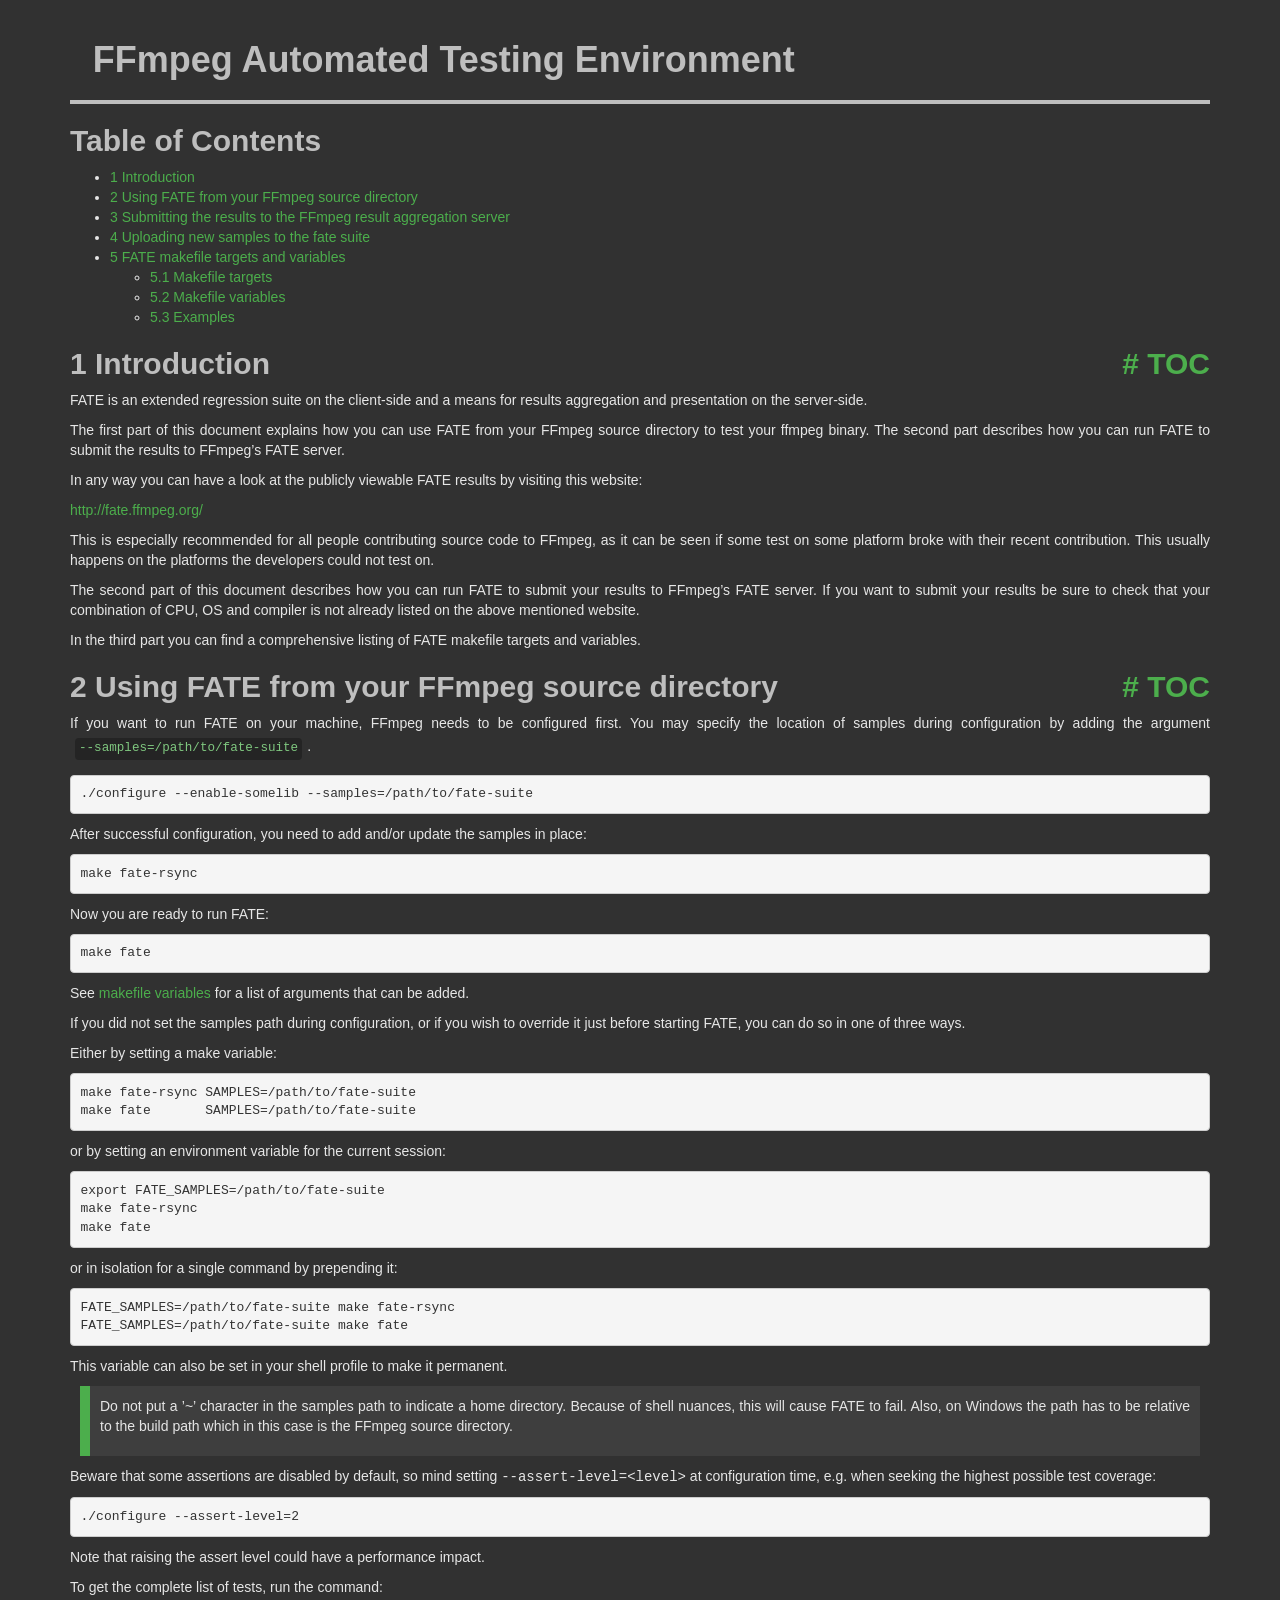
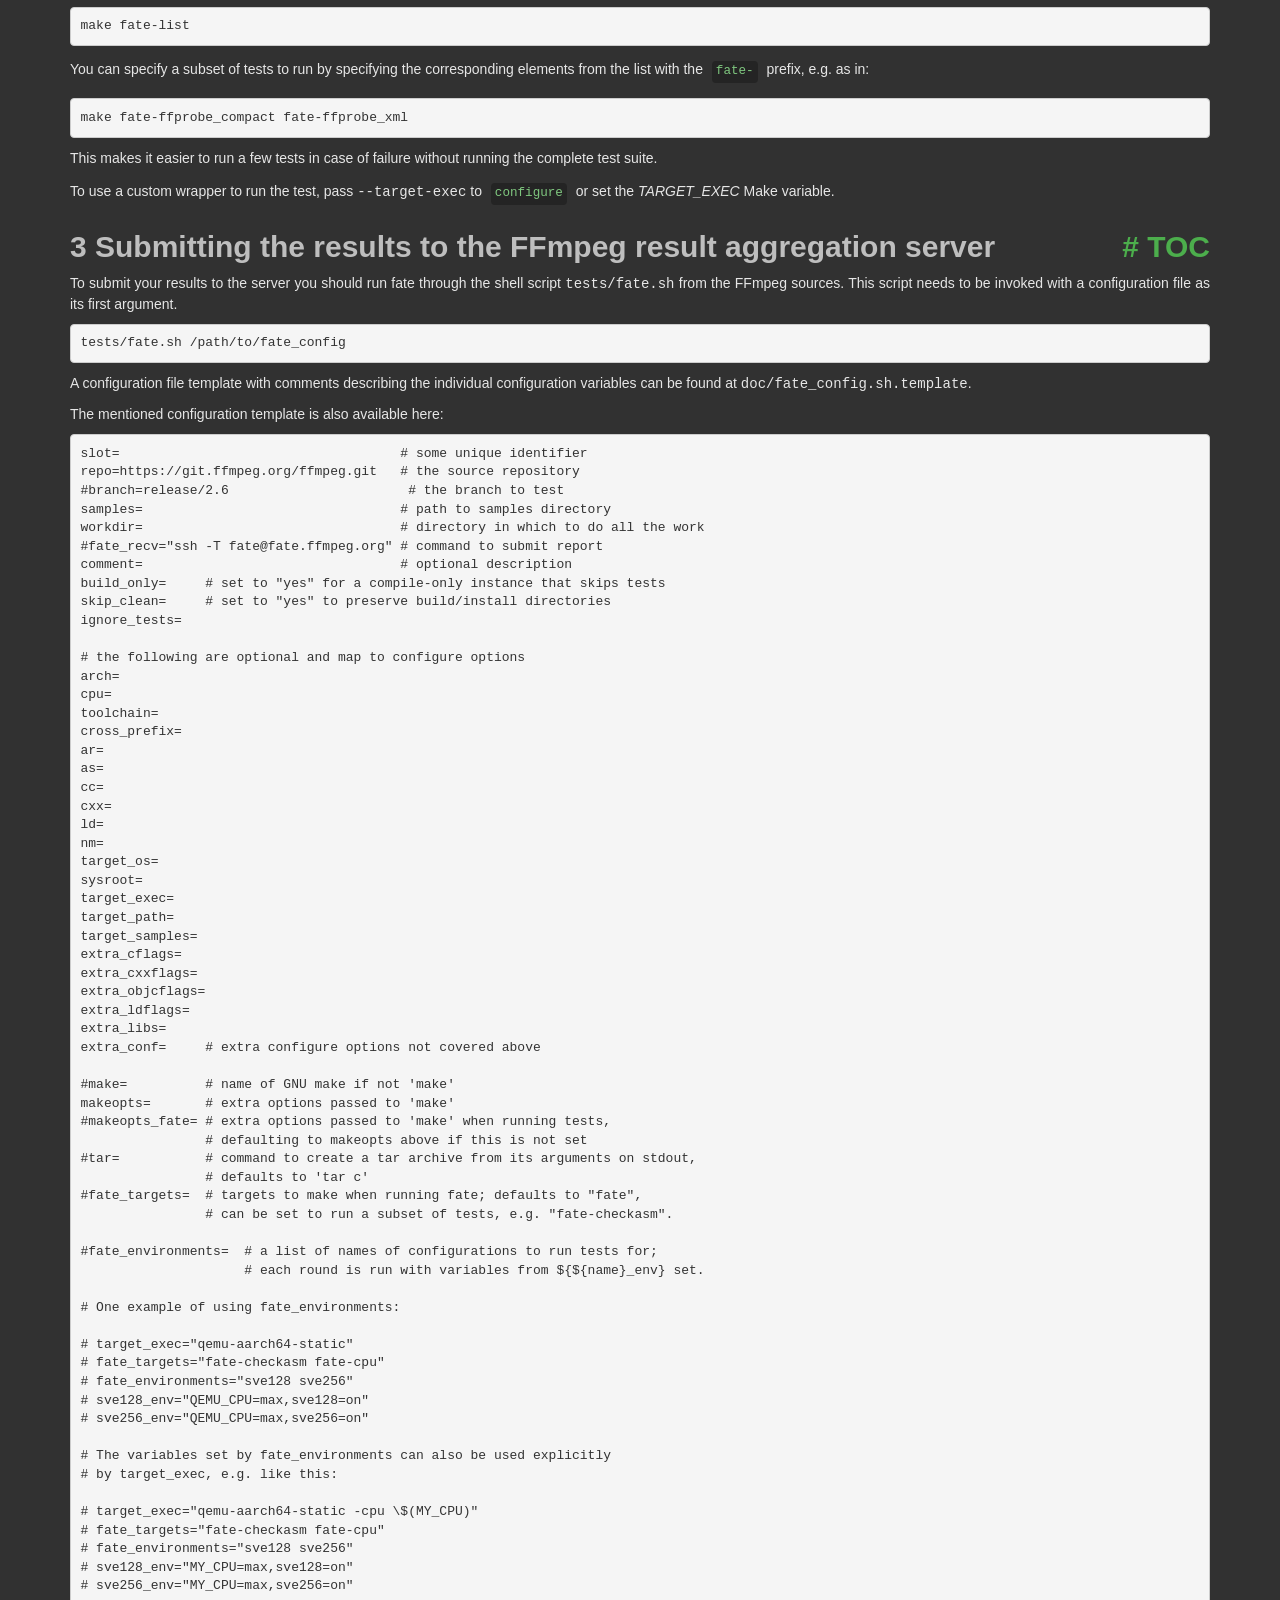
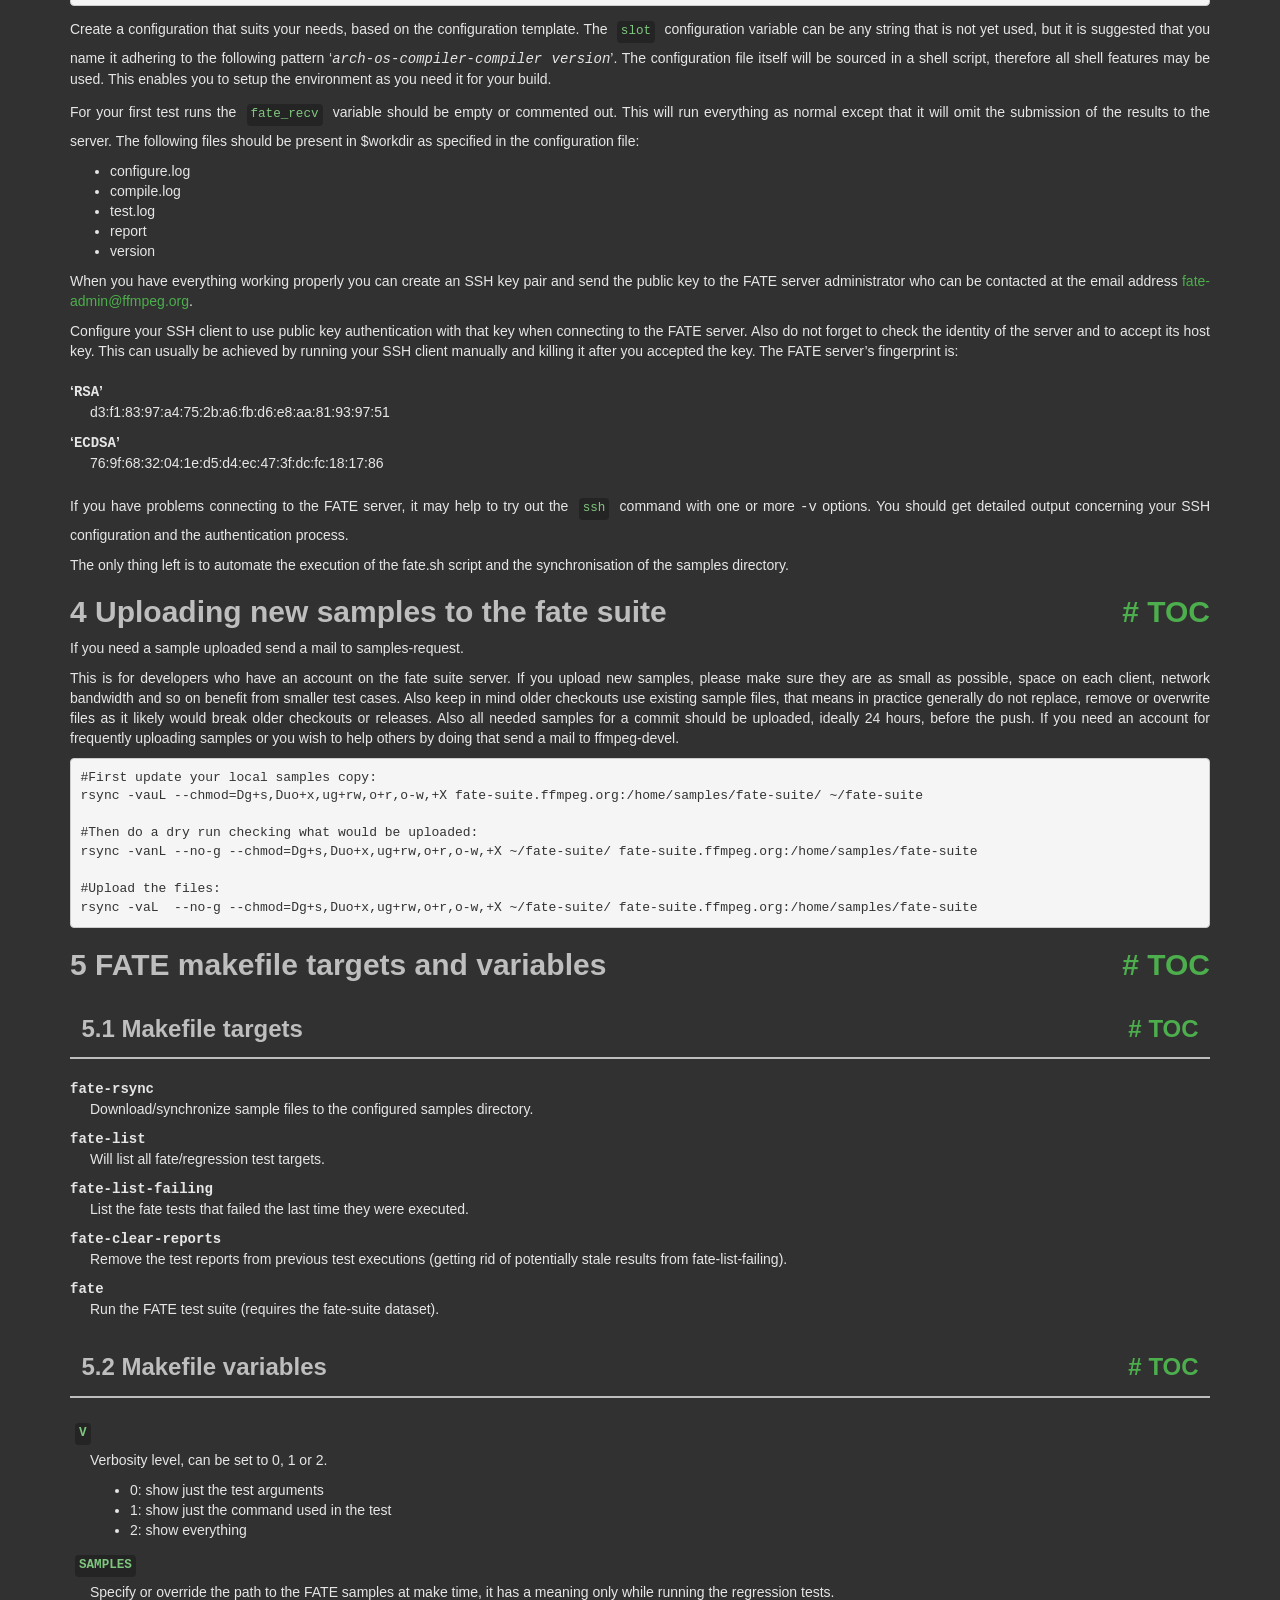
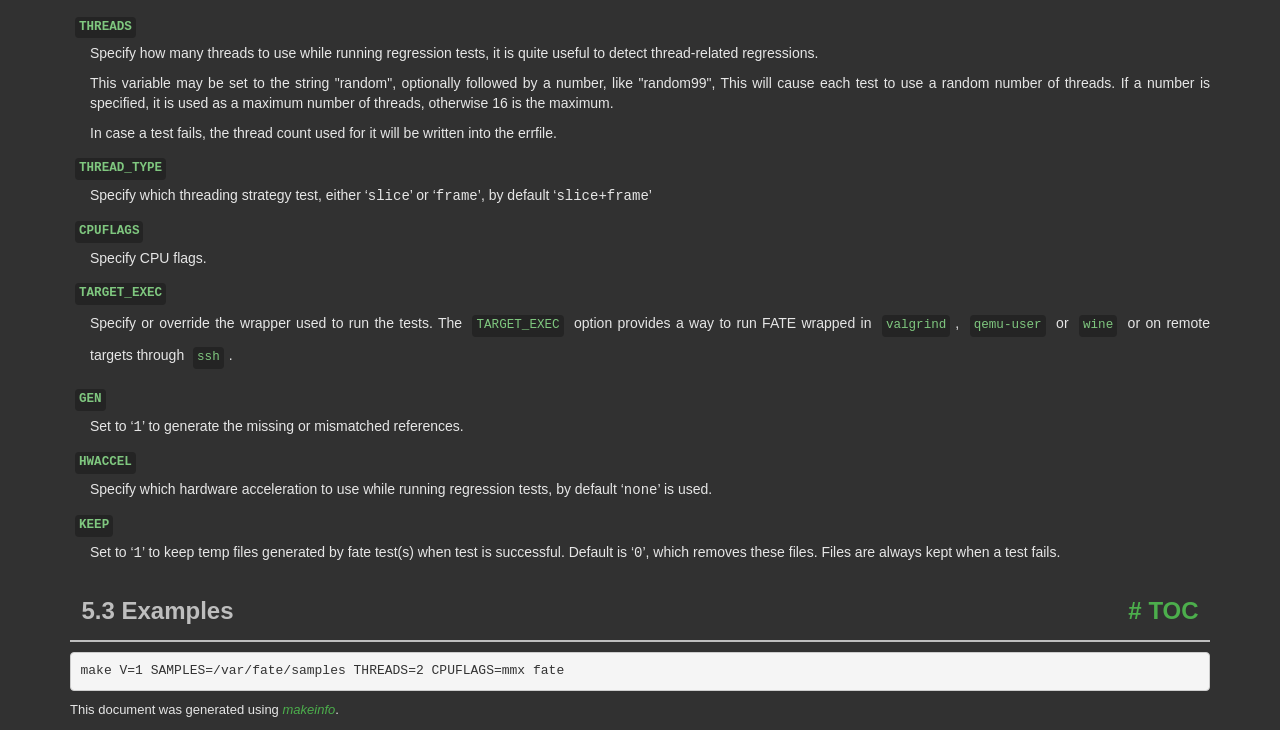
<file: ffmpeg/doc/fate.html>
<!DOCTYPE html PUBLIC "-//W3C//DTD HTML 4.01 Transitional//EN" "http://www.w3.org/TR/html4/loose.dtd">
<html>
<!-- Created by GNU Texinfo 7.2, https://www.gnu.org/software/texinfo/ -->
  <head>
    <meta charset="utf-8">
    <title>
      FFmpeg Automated Testing Environment
    </title>
    <meta name="viewport" content="width=device-width,initial-scale=1.0">
    <link rel="stylesheet" type="text/css" href="bootstrap.min.css">
    <link rel="stylesheet" type="text/css" href="style.min.css">
  </head>
  <body>
    <div class="container">
      <h1>
      FFmpeg Automated Testing Environment
      </h1>


<a name="Top"></a>
<a name="SEC_Top"></a>

<div class="region-contents" id="SEC_Contents">
<h2 class="contents-heading">Table of Contents</h2>

<div class="contents">

<ul class="toc-numbered-mark">
  <li><a id="toc-Introduction" href="#Introduction">1 Introduction</a></li>
  <li><a id="toc-Using-FATE-from-your-FFmpeg-source-directory" href="#Using-FATE-from-your-FFmpeg-source-directory">2 Using FATE from your FFmpeg source directory</a></li>
  <li><a id="toc-Submitting-the-results-to-the-FFmpeg-result-aggregation-server" href="#Submitting-the-results-to-the-FFmpeg-result-aggregation-server">3 Submitting the results to the FFmpeg result aggregation server</a></li>
  <li><a id="toc-Uploading-new-samples-to-the-fate-suite" href="#Uploading-new-samples-to-the-fate-suite">4 Uploading new samples to the fate suite</a></li>
  <li><a id="toc-FATE-makefile-targets-and-variables" href="#FATE-makefile-targets-and-variables">5 FATE makefile targets and variables</a>
  <ul class="toc-numbered-mark">
    <li><a id="toc-Makefile-targets" href="#Makefile-targets">5.1 Makefile targets</a></li>
    <li><a id="toc-Makefile-variables" href="#Makefile-variables">5.2 Makefile variables</a></li>
    <li><a id="toc-Examples" href="#Examples">5.3 Examples</a></li>
  </ul></li>
</ul>
</div>
</div>

<a name="Introduction"></a>
<h2 class="chapter">1 Introduction<span class="pull-right"><a class="anchor hidden-xs" href="#Introduction" aria-hidden="true">#</a> <a class="anchor hidden-xs"href="#toc-Introduction" aria-hidden="true">TOC</a></span></h2>

<p>FATE is an extended regression suite on the client-side and a means
for results aggregation and presentation on the server-side.
</p>
<p>The first part of this document explains how you can use FATE from
your FFmpeg source directory to test your ffmpeg binary. The second
part describes how you can run FATE to submit the results to FFmpeg&rsquo;s
FATE server.
</p>
<p>In any way you can have a look at the publicly viewable FATE results
by visiting this website:
</p>
<p><a class="url" href="http://fate.ffmpeg.org/">http://fate.ffmpeg.org/</a>
</p>
<p>This is especially recommended for all people contributing source
code to FFmpeg, as it can be seen if some test on some platform broke
with their recent contribution. This usually happens on the platforms
the developers could not test on.
</p>
<p>The second part of this document describes how you can run FATE to
submit your results to FFmpeg&rsquo;s FATE server. If you want to submit your
results be sure to check that your combination of CPU, OS and compiler
is not already listed on the above mentioned website.
</p>
<p>In the third part you can find a comprehensive listing of FATE makefile
targets and variables.
</p>

<a name="Using-FATE-from-your-FFmpeg-source-directory"></a>
<h2 class="chapter">2 Using FATE from your FFmpeg source directory<span class="pull-right"><a class="anchor hidden-xs" href="#Using-FATE-from-your-FFmpeg-source-directory" aria-hidden="true">#</a> <a class="anchor hidden-xs"href="#toc-Using-FATE-from-your-FFmpeg-source-directory" aria-hidden="true">TOC</a></span></h2>

<p>If you want to run FATE on your machine, FFmpeg needs to be configured first.
You may specify the location of samples during configuration by adding the
argument <code class="code">--samples=/path/to/fate-suite</code>.
</p>
<div class="example">
<pre class="example-preformatted">./configure --enable-somelib --samples=/path/to/fate-suite
</pre></div>

<p>After successful configuration, you need to add and/or update the samples in place:
</p>
<div class="example">
<pre class="example-preformatted">make fate-rsync
</pre></div>

<p>Now you are ready to run FATE:
</p>
<div class="example">
<pre class="example-preformatted">make fate
</pre></div>

<p>See <a class="ref" href="#makefile-variables">makefile variables</a> for a list of arguments that can be added.
</p>
<p>If you did not set the samples path during configuration, or if you wish to
override it just before starting FATE, you can do so in one of three ways.
</p>
<p>Either by setting a make variable:
</p>
<div class="example">
<pre class="example-preformatted">make fate-rsync SAMPLES=/path/to/fate-suite
make fate       SAMPLES=/path/to/fate-suite
</pre></div>

<p>or by setting an environment variable for the current session:
</p>
<div class="example">
<pre class="example-preformatted">export FATE_SAMPLES=/path/to/fate-suite
make fate-rsync
make fate
</pre></div>

<p>or in isolation for a single command by prepending it:
</p>
<div class="example">
<pre class="example-preformatted">FATE_SAMPLES=/path/to/fate-suite make fate-rsync
FATE_SAMPLES=/path/to/fate-suite make fate
</pre></div>

<p>This variable can also be set in your shell profile to make it permanent.
</p>
<div class="info">
<p>Do not put a &rsquo;~&rsquo; character in the samples path to indicate a home
directory. Because of shell nuances, this will cause FATE to fail.
Also, on Windows the path has to be relative to the build path
which in this case is the FFmpeg source directory.
</p></div>
<p>Beware that some assertions are disabled by default, so mind setting
<samp class="option">--assert-level=&lt;level&gt;</samp> at configuration time, e.g. when seeking
the highest possible test coverage:
</p><div class="example">
<pre class="example-preformatted">./configure --assert-level=2
</pre></div>
<p>Note that raising the assert level could have a performance impact.
</p>
<p>To get the complete list of tests, run the command:
</p><div class="example">
<pre class="example-preformatted">make fate-list
</pre></div>

<p>You can specify a subset of tests to run by specifying the
corresponding elements from the list with the <code class="code">fate-</code> prefix,
e.g. as in:
</p><div class="example">
<pre class="example-preformatted">make fate-ffprobe_compact fate-ffprobe_xml
</pre></div>

<p>This makes it easier to run a few tests in case of failure without
running the complete test suite.
</p>
<p>To use a custom wrapper to run the test, pass <samp class="option">--target-exec</samp> to
<code class="command">configure</code> or set the <var class="var">TARGET_EXEC</var> Make variable.
</p>

<a name="Submitting-the-results-to-the-FFmpeg-result-aggregation-server"></a>
<h2 class="chapter">3 Submitting the results to the FFmpeg result aggregation server<span class="pull-right"><a class="anchor hidden-xs" href="#Submitting-the-results-to-the-FFmpeg-result-aggregation-server" aria-hidden="true">#</a> <a class="anchor hidden-xs"href="#toc-Submitting-the-results-to-the-FFmpeg-result-aggregation-server" aria-hidden="true">TOC</a></span></h2>

<p>To submit your results to the server you should run fate through the
shell script <samp class="file">tests/fate.sh</samp> from the FFmpeg sources. This script needs
to be invoked with a configuration file as its first argument.
</p>
<div class="example">
<pre class="example-preformatted">tests/fate.sh /path/to/fate_config
</pre></div>

<p>A configuration file template with comments describing the individual
configuration variables can be found at <samp class="file">doc/fate_config.sh.template</samp>.
</p>
<p>The mentioned configuration template is also available here:
</p><pre class="verbatim">slot=                                    # some unique identifier
repo=https://git.ffmpeg.org/ffmpeg.git   # the source repository
#branch=release/2.6                       # the branch to test
samples=                                 # path to samples directory
workdir=                                 # directory in which to do all the work
#fate_recv=&quot;ssh -T fate@fate.ffmpeg.org&quot; # command to submit report
comment=                                 # optional description
build_only=     # set to &quot;yes&quot; for a compile-only instance that skips tests
skip_clean=     # set to &quot;yes&quot; to preserve build/install directories
ignore_tests=

# the following are optional and map to configure options
arch=
cpu=
toolchain=
cross_prefix=
ar=
as=
cc=
cxx=
ld=
nm=
target_os=
sysroot=
target_exec=
target_path=
target_samples=
extra_cflags=
extra_cxxflags=
extra_objcflags=
extra_ldflags=
extra_libs=
extra_conf=     # extra configure options not covered above

#make=          # name of GNU make if not 'make'
makeopts=       # extra options passed to 'make'
#makeopts_fate= # extra options passed to 'make' when running tests,
                # defaulting to makeopts above if this is not set
#tar=           # command to create a tar archive from its arguments on stdout,
                # defaults to 'tar c'
#fate_targets=  # targets to make when running fate; defaults to &quot;fate&quot;,
                # can be set to run a subset of tests, e.g. &quot;fate-checkasm&quot;.

#fate_environments=  # a list of names of configurations to run tests for;
                     # each round is run with variables from ${${name}_env} set.

# One example of using fate_environments:

# target_exec=&quot;qemu-aarch64-static&quot;
# fate_targets=&quot;fate-checkasm fate-cpu&quot;
# fate_environments=&quot;sve128 sve256&quot;
# sve128_env=&quot;QEMU_CPU=max,sve128=on&quot;
# sve256_env=&quot;QEMU_CPU=max,sve256=on&quot;

# The variables set by fate_environments can also be used explicitly
# by target_exec, e.g. like this:

# target_exec=&quot;qemu-aarch64-static -cpu \$(MY_CPU)&quot;
# fate_targets=&quot;fate-checkasm fate-cpu&quot;
# fate_environments=&quot;sve128 sve256&quot;
# sve128_env=&quot;MY_CPU=max,sve128=on&quot;
# sve256_env=&quot;MY_CPU=max,sve256=on&quot;
</pre>
<p>Create a configuration that suits your needs, based on the configuration
template. The <code class="env">slot</code> configuration variable can be any string that is not
yet used, but it is suggested that you name it adhering to the following
pattern &lsquo;<samp class="samp"><var class="var">arch</var>-<var class="var">os</var>-<var class="var">compiler</var>-<var class="var">compiler version</var></samp>&rsquo;. The
configuration file itself will be sourced in a shell script, therefore all
shell features may be used. This enables you to setup the environment as you
need it for your build.
</p>
<p>For your first test runs the <code class="env">fate_recv</code> variable should be empty or
commented out. This will run everything as normal except that it will omit
the submission of the results to the server. The following files should be
present in $workdir as specified in the configuration file:
</p>
<ul class="itemize mark-bullet">
<li>configure.log
    </li><li>compile.log
    </li><li>test.log
    </li><li>report
    </li><li>version
</li></ul>

<p>When you have everything working properly you can create an SSH key pair
and send the public key to the FATE server administrator who can be contacted
at the email address <a class="email" href="mailto:fate-admin@ffmpeg.org">fate-admin@ffmpeg.org</a>.
</p>
<p>Configure your SSH client to use public key authentication with that key
when connecting to the FATE server. Also do not forget to check the identity
of the server and to accept its host key. This can usually be achieved by
running your SSH client manually and killing it after you accepted the key.
The FATE server&rsquo;s fingerprint is:
</p>
<dl class="table">
<dt>&lsquo;<samp class="samp">RSA</samp>&rsquo;</dt>
<dd><p>d3:f1:83:97:a4:75:2b:a6:fb:d6:e8:aa:81:93:97:51
</p></dd>
<dt>&lsquo;<samp class="samp">ECDSA</samp>&rsquo;</dt>
<dd><p>76:9f:68:32:04:1e:d5:d4:ec:47:3f:dc:fc:18:17:86
</p></dd>
</dl>

<p>If you have problems connecting to the FATE server, it may help to try out
the <code class="command">ssh</code> command with one or more <samp class="option">-v</samp> options. You should
get detailed output concerning your SSH configuration and the authentication
process.
</p>
<p>The only thing left is to automate the execution of the fate.sh script and
the synchronisation of the samples directory.
</p>
<a name="Uploading-new-samples-to-the-fate-suite"></a>
<h2 class="chapter">4 Uploading new samples to the fate suite<span class="pull-right"><a class="anchor hidden-xs" href="#Uploading-new-samples-to-the-fate-suite" aria-hidden="true">#</a> <a class="anchor hidden-xs"href="#toc-Uploading-new-samples-to-the-fate-suite" aria-hidden="true">TOC</a></span></h2>

<p>If you need a sample uploaded send a mail to samples-request.
</p>
<p>This is for developers who have an account on the fate suite server.
If you upload new samples, please make sure they are as small as possible,
space on each client, network bandwidth and so on benefit from smaller test cases.
Also keep in mind older checkouts use existing sample files, that means in
practice generally do not replace, remove or overwrite files as it likely would
break older checkouts or releases.
Also all needed samples for a commit should be uploaded, ideally 24
hours, before the push.
If you need an account for frequently uploading samples or you wish to help
others by doing that send a mail to ffmpeg-devel.
</p>
<div class="example">
<pre class="example-preformatted">#First update your local samples copy:
rsync -vauL --chmod=Dg+s,Duo+x,ug+rw,o+r,o-w,+X fate-suite.ffmpeg.org:/home/samples/fate-suite/ ~/fate-suite

#Then do a dry run checking what would be uploaded:
rsync -vanL --no-g --chmod=Dg+s,Duo+x,ug+rw,o+r,o-w,+X ~/fate-suite/ fate-suite.ffmpeg.org:/home/samples/fate-suite

#Upload the files:
rsync -vaL  --no-g --chmod=Dg+s,Duo+x,ug+rw,o+r,o-w,+X ~/fate-suite/ fate-suite.ffmpeg.org:/home/samples/fate-suite
</pre></div>


<a name="FATE-makefile-targets-and-variables"></a>
<h2 class="chapter">5 FATE makefile targets and variables<span class="pull-right"><a class="anchor hidden-xs" href="#FATE-makefile-targets-and-variables" aria-hidden="true">#</a> <a class="anchor hidden-xs"href="#toc-FATE-makefile-targets-and-variables" aria-hidden="true">TOC</a></span></h2>

<a name="Makefile-targets"></a>
<h3 class="section">5.1 Makefile targets<span class="pull-right"><a class="anchor hidden-xs" href="#Makefile-targets" aria-hidden="true">#</a> <a class="anchor hidden-xs"href="#toc-Makefile-targets" aria-hidden="true">TOC</a></span></h3>

<dl class="table">
<dt><samp class="option">fate-rsync</samp></dt>
<dd><p>Download/synchronize sample files to the configured samples directory.
</p>
</dd>
<dt><samp class="option">fate-list</samp></dt>
<dd><p>Will list all fate/regression test targets.
</p>
</dd>
<dt><samp class="option">fate-list-failing</samp></dt>
<dd><p>List the fate tests that failed the last time they were executed.
</p>
</dd>
<dt><samp class="option">fate-clear-reports</samp></dt>
<dd><p>Remove the test reports from previous test executions (getting rid of
potentially stale results from fate-list-failing).
</p>
</dd>
<dt><samp class="option">fate</samp></dt>
<dd><p>Run the FATE test suite (requires the fate-suite dataset).
</p></dd>
</dl>

<a name="Makefile-variables"></a>
<h3 class="section">5.2 Makefile variables<span class="pull-right"><a class="anchor hidden-xs" href="#Makefile-variables" aria-hidden="true">#</a> <a class="anchor hidden-xs"href="#toc-Makefile-variables" aria-hidden="true">TOC</a></span></h3>
<a class="anchor" id="makefile-variables"></a>
<dl class="table">
<dt><code class="env">V</code></dt>
<dd><p>Verbosity level, can be set to 0, 1 or 2.
    </p><ul class="itemize mark-bullet">
<li>0: show just the test arguments
        </li><li>1: show just the command used in the test
        </li><li>2: show everything
    </li></ul>

</dd>
<dt><code class="env">SAMPLES</code></dt>
<dd><p>Specify or override the path to the FATE samples at make time, it has a
meaning only while running the regression tests.
</p>
</dd>
<dt><code class="env">THREADS</code></dt>
<dd><p>Specify how many threads to use while running regression tests, it is
quite useful to detect thread-related regressions.
</p>
<p>This variable may be set to the string &quot;random&quot;, optionally followed by a
number, like &quot;random99&quot;, This will cause each test to use a random number of
threads. If a number is specified, it is used as a maximum number of threads,
otherwise 16 is the maximum.
</p>
<p>In case a test fails, the thread count used for it will be written into the
errfile.
</p>
</dd>
<dt><code class="env">THREAD_TYPE</code></dt>
<dd><p>Specify which threading strategy test, either &lsquo;<samp class="samp">slice</samp>&rsquo; or &lsquo;<samp class="samp">frame</samp>&rsquo;,
by default &lsquo;<samp class="samp">slice+frame</samp>&rsquo;
</p>
</dd>
<dt><code class="env">CPUFLAGS</code></dt>
<dd><p>Specify CPU flags.
</p>
</dd>
<dt><code class="env">TARGET_EXEC</code></dt>
<dd><p>Specify or override the wrapper used to run the tests.
The <code class="env">TARGET_EXEC</code> option provides a way to run FATE wrapped in
<code class="command">valgrind</code>, <code class="command">qemu-user</code> or <code class="command">wine</code> or on remote targets
through <code class="command">ssh</code>.
</p>
</dd>
<dt><code class="env">GEN</code></dt>
<dd><p>Set to &lsquo;<samp class="samp">1</samp>&rsquo; to generate the missing or mismatched references.
</p>
</dd>
<dt><code class="env">HWACCEL</code></dt>
<dd><p>Specify which hardware acceleration to use while running regression tests,
by default &lsquo;<samp class="samp">none</samp>&rsquo; is used.
</p>
</dd>
<dt><code class="env">KEEP</code></dt>
<dd><p>Set to &lsquo;<samp class="samp">1</samp>&rsquo; to keep temp files generated by fate test(s) when test is successful.
Default is &lsquo;<samp class="samp">0</samp>&rsquo;, which removes these files. Files are always kept when a test
fails.
</p>
</dd>
</dl>

<a name="Examples"></a>
<h3 class="section">5.3 Examples<span class="pull-right"><a class="anchor hidden-xs" href="#Examples" aria-hidden="true">#</a> <a class="anchor hidden-xs"href="#toc-Examples" aria-hidden="true">TOC</a></span></h3>

<div class="example">
<pre class="example-preformatted">make V=1 SAMPLES=/var/fate/samples THREADS=2 CPUFLAGS=mmx fate
</pre></div>
      <p style="font-size: small;">
        This document was generated using <a class="uref" href="https://www.gnu.org/software/texinfo/"><em class="emph">makeinfo</em></a>.
      </p>
    </div>
  </body>
</html>
</file>
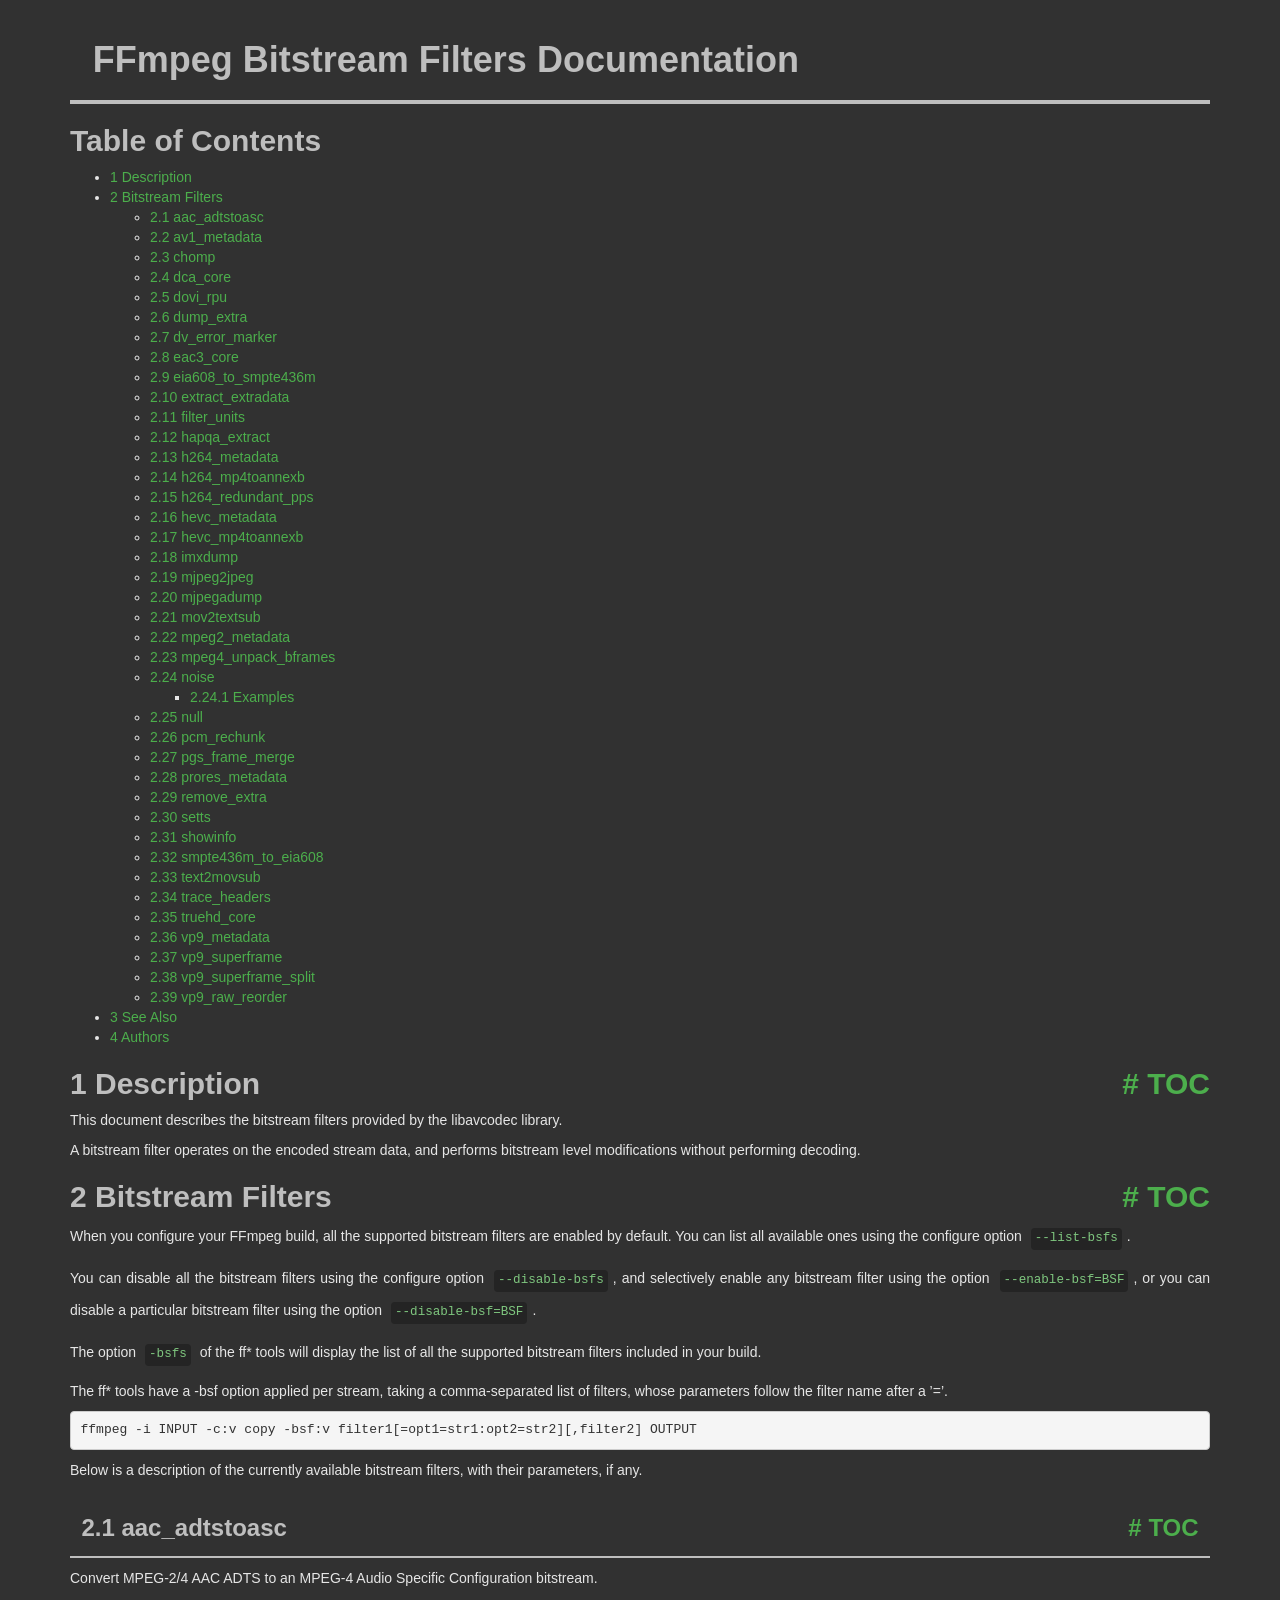
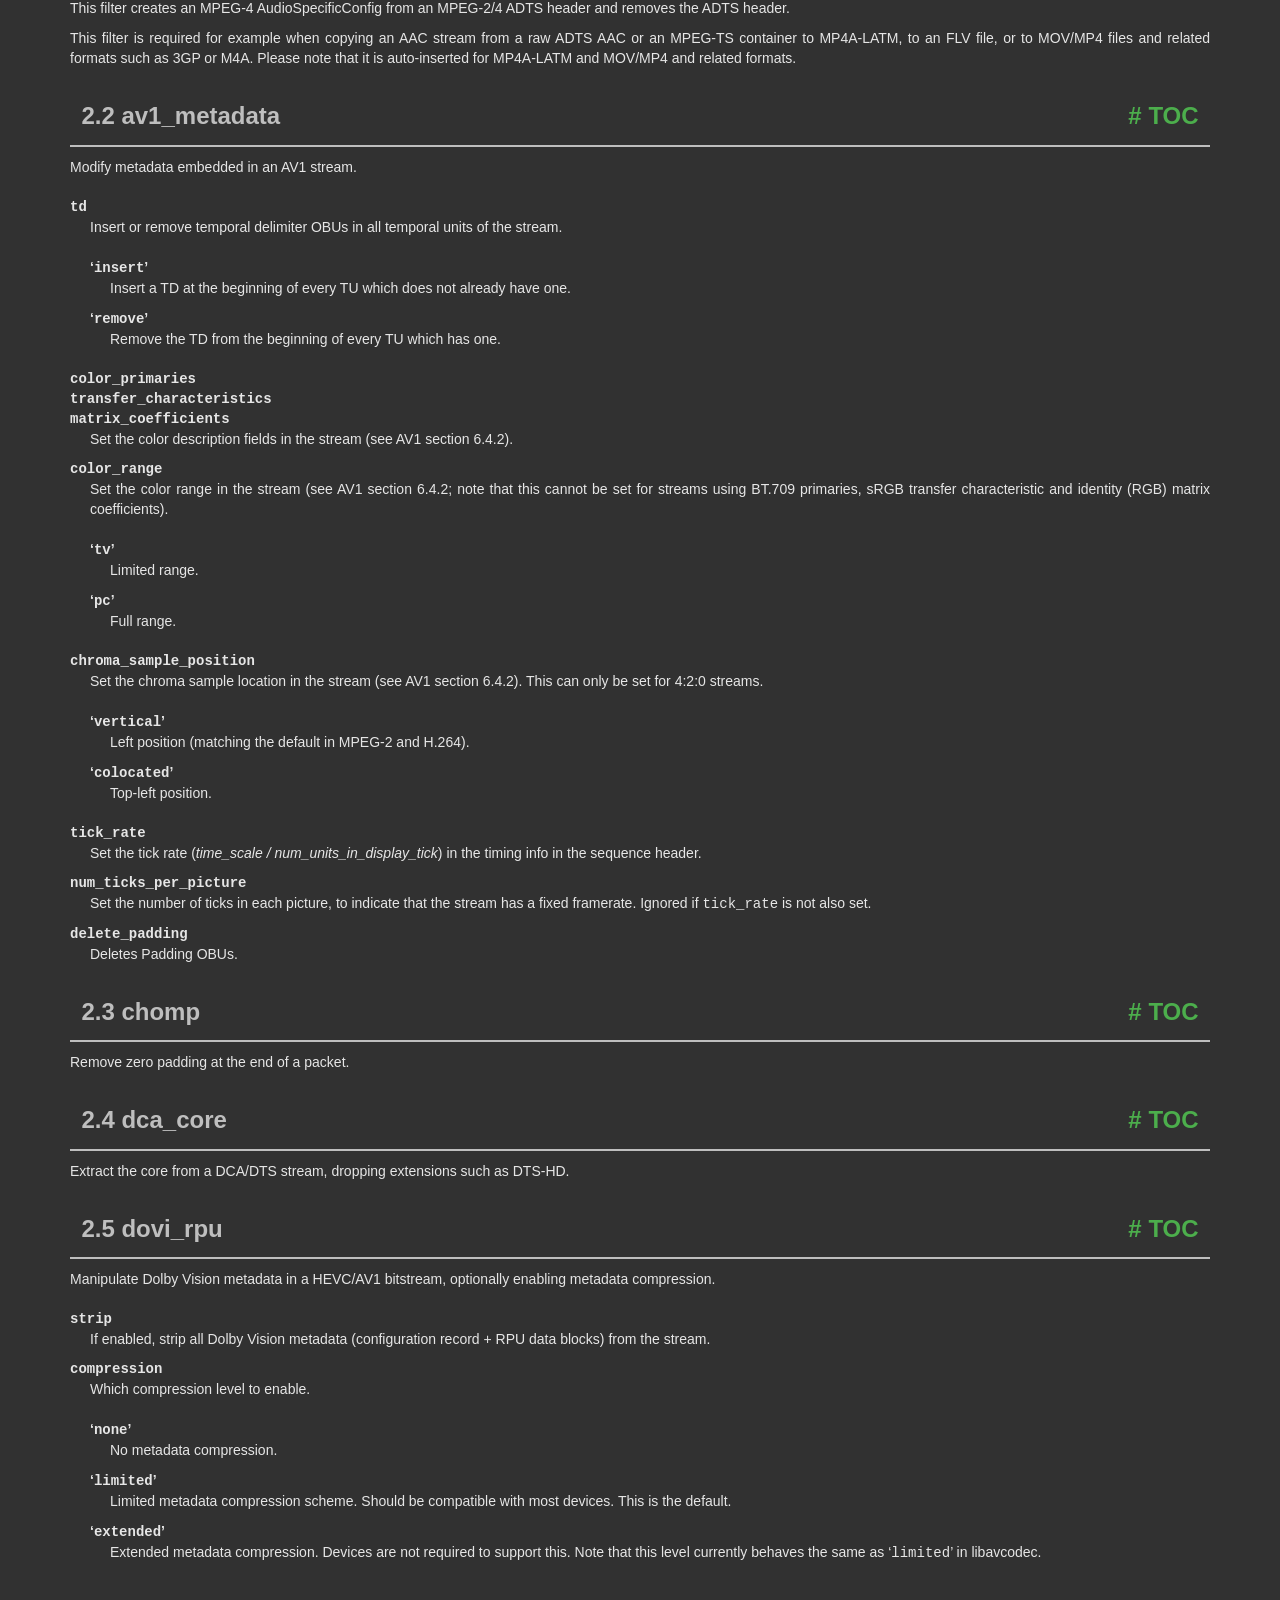
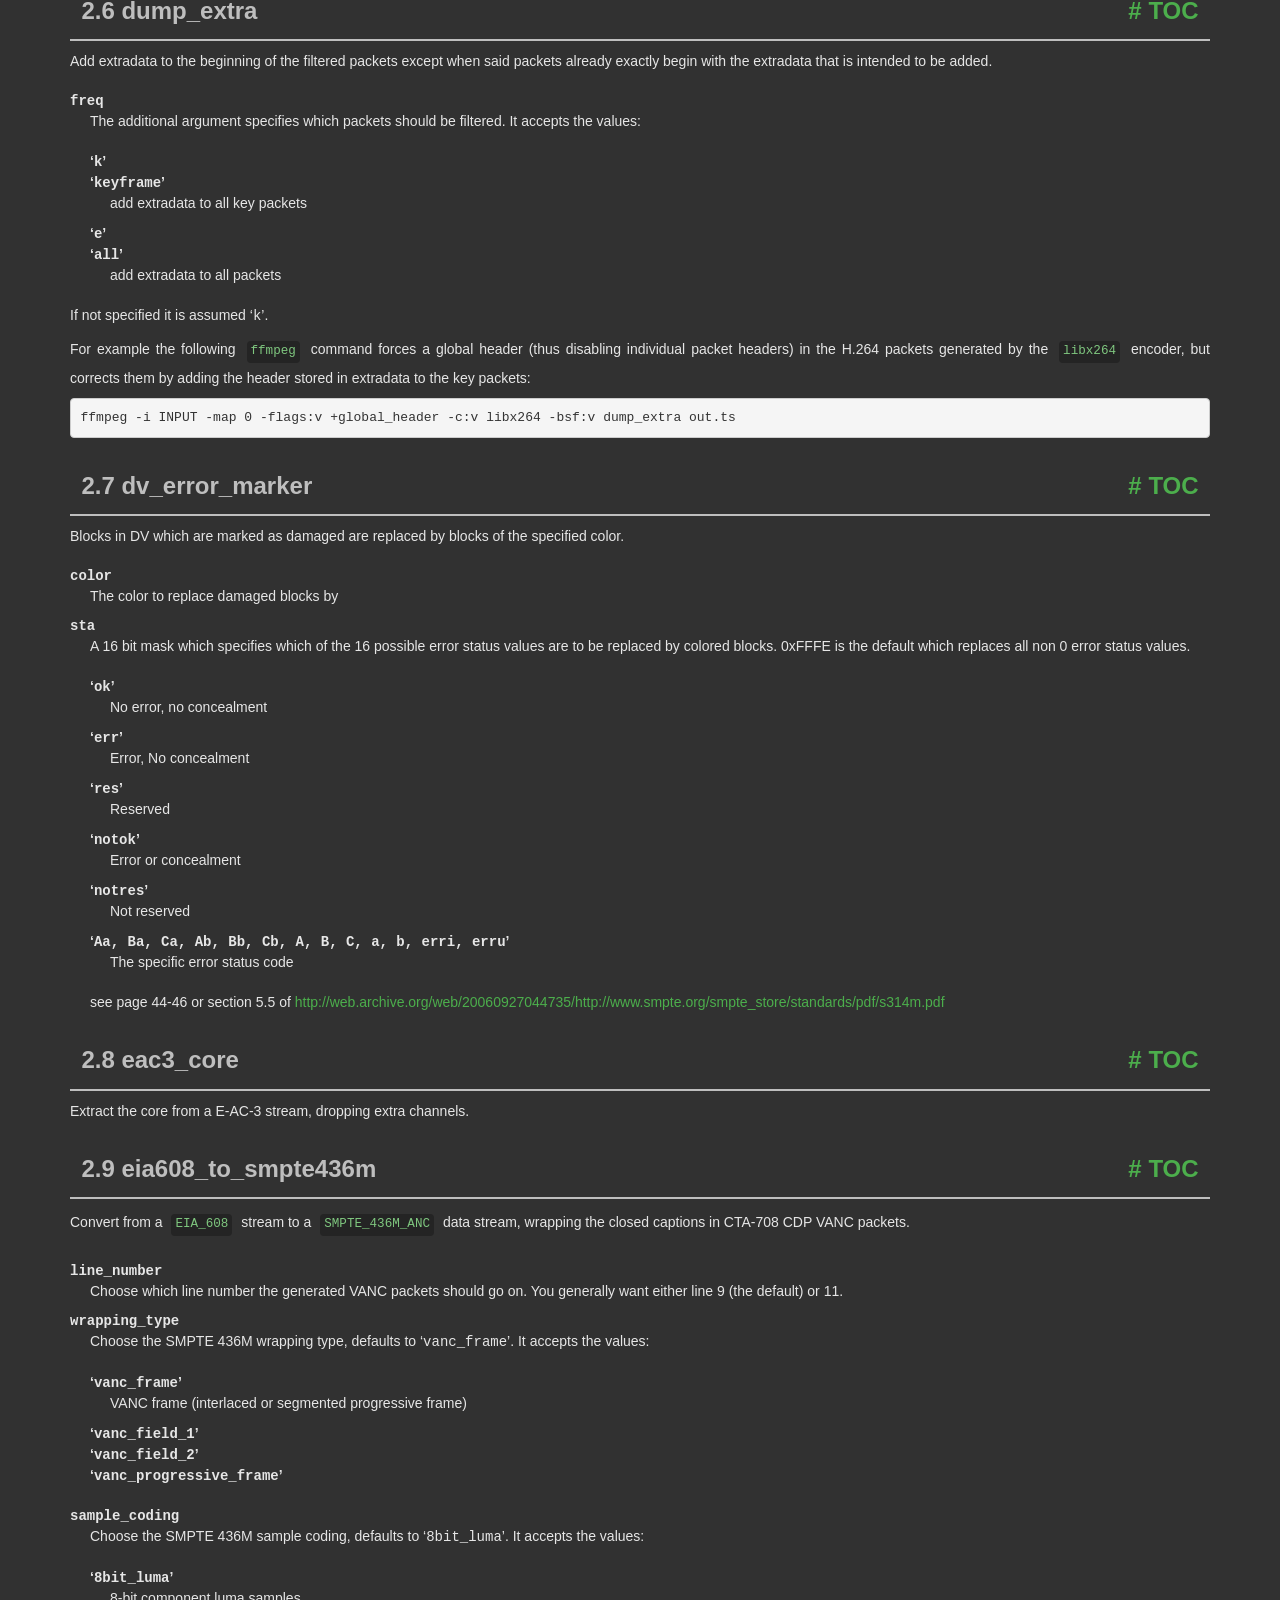
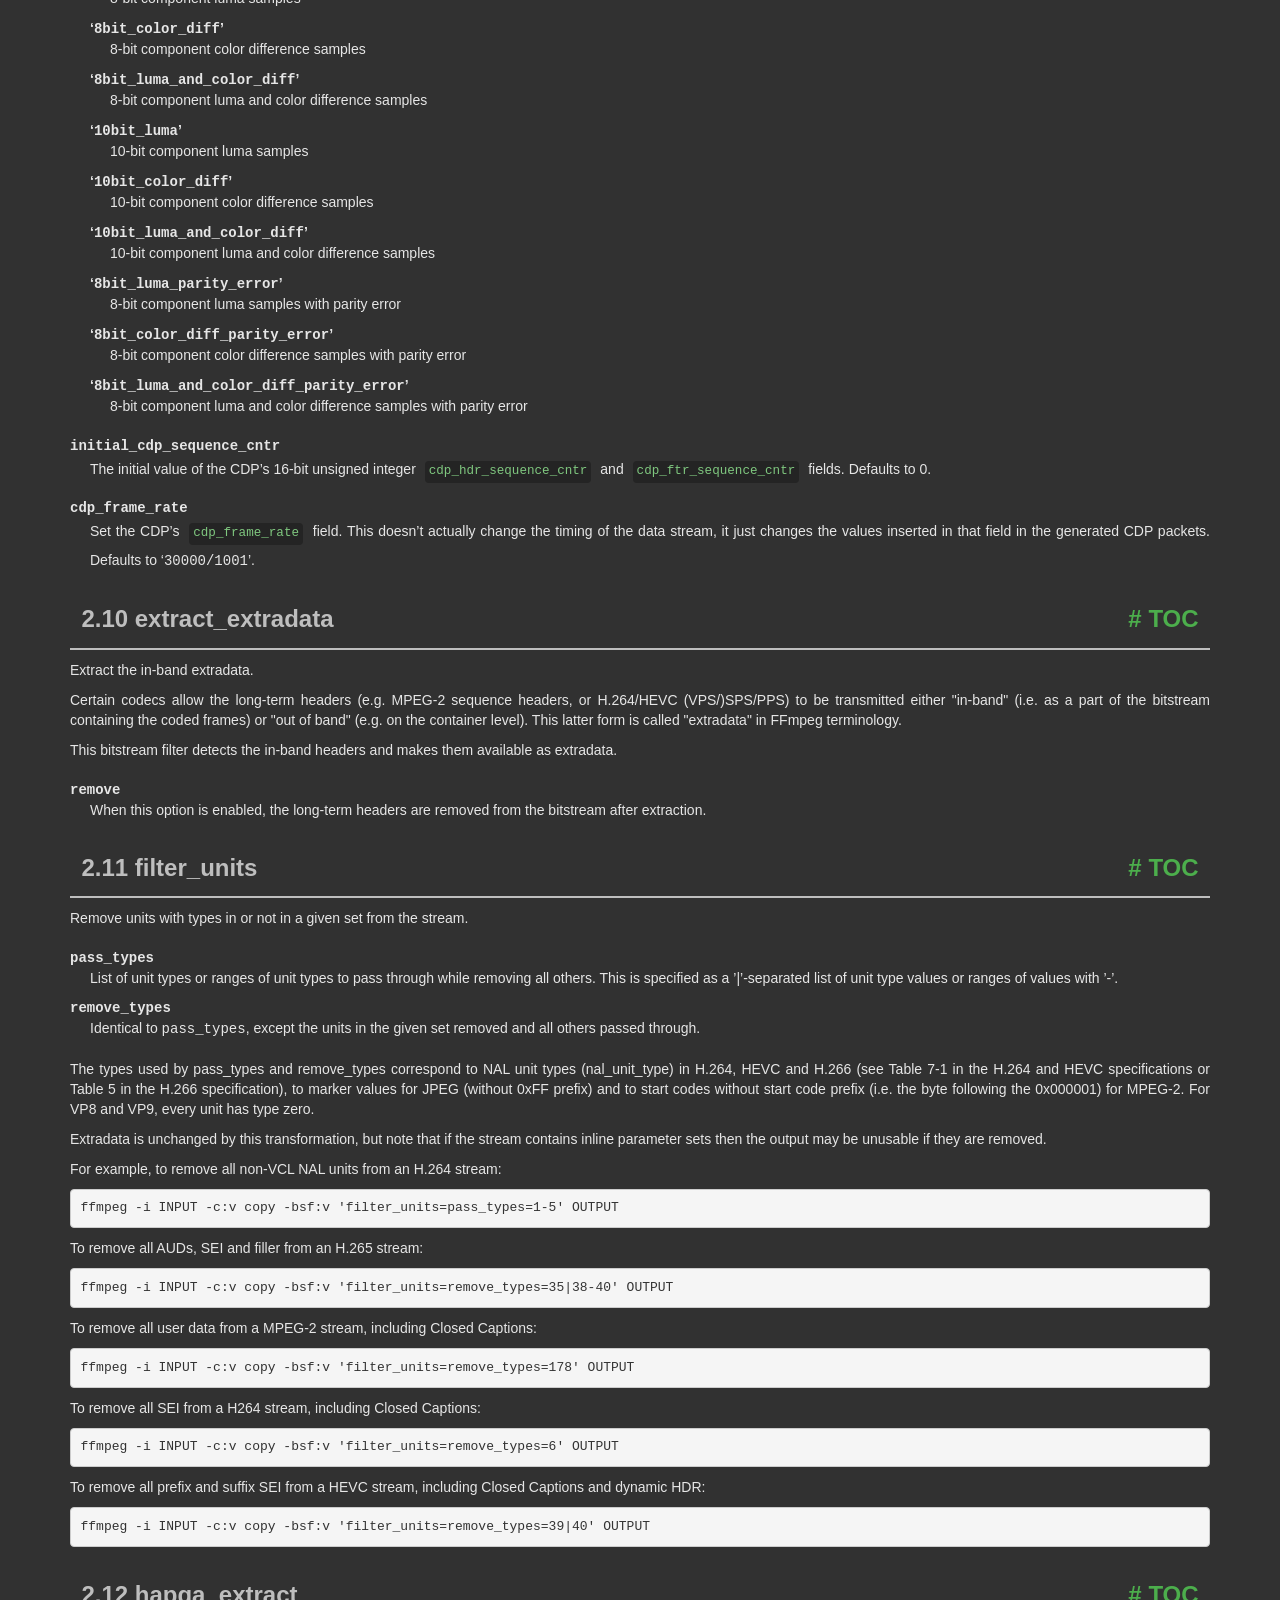
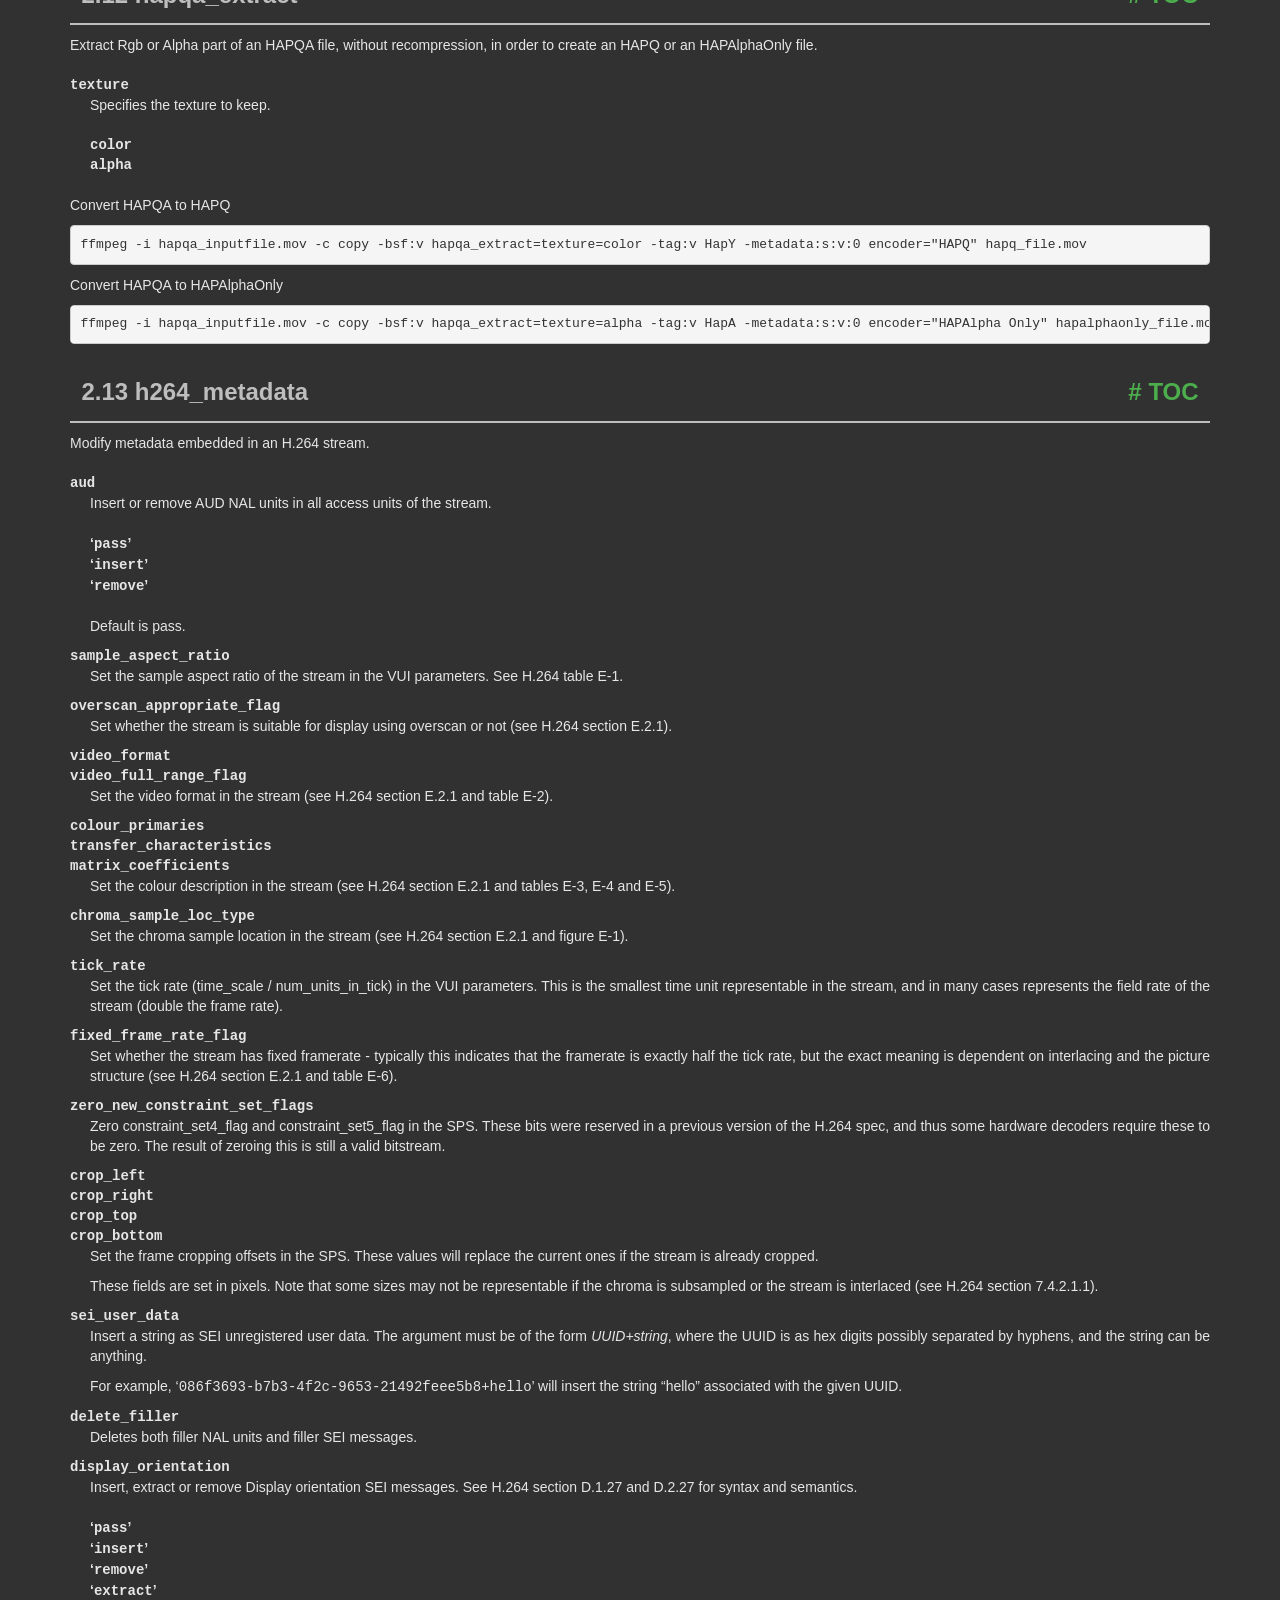
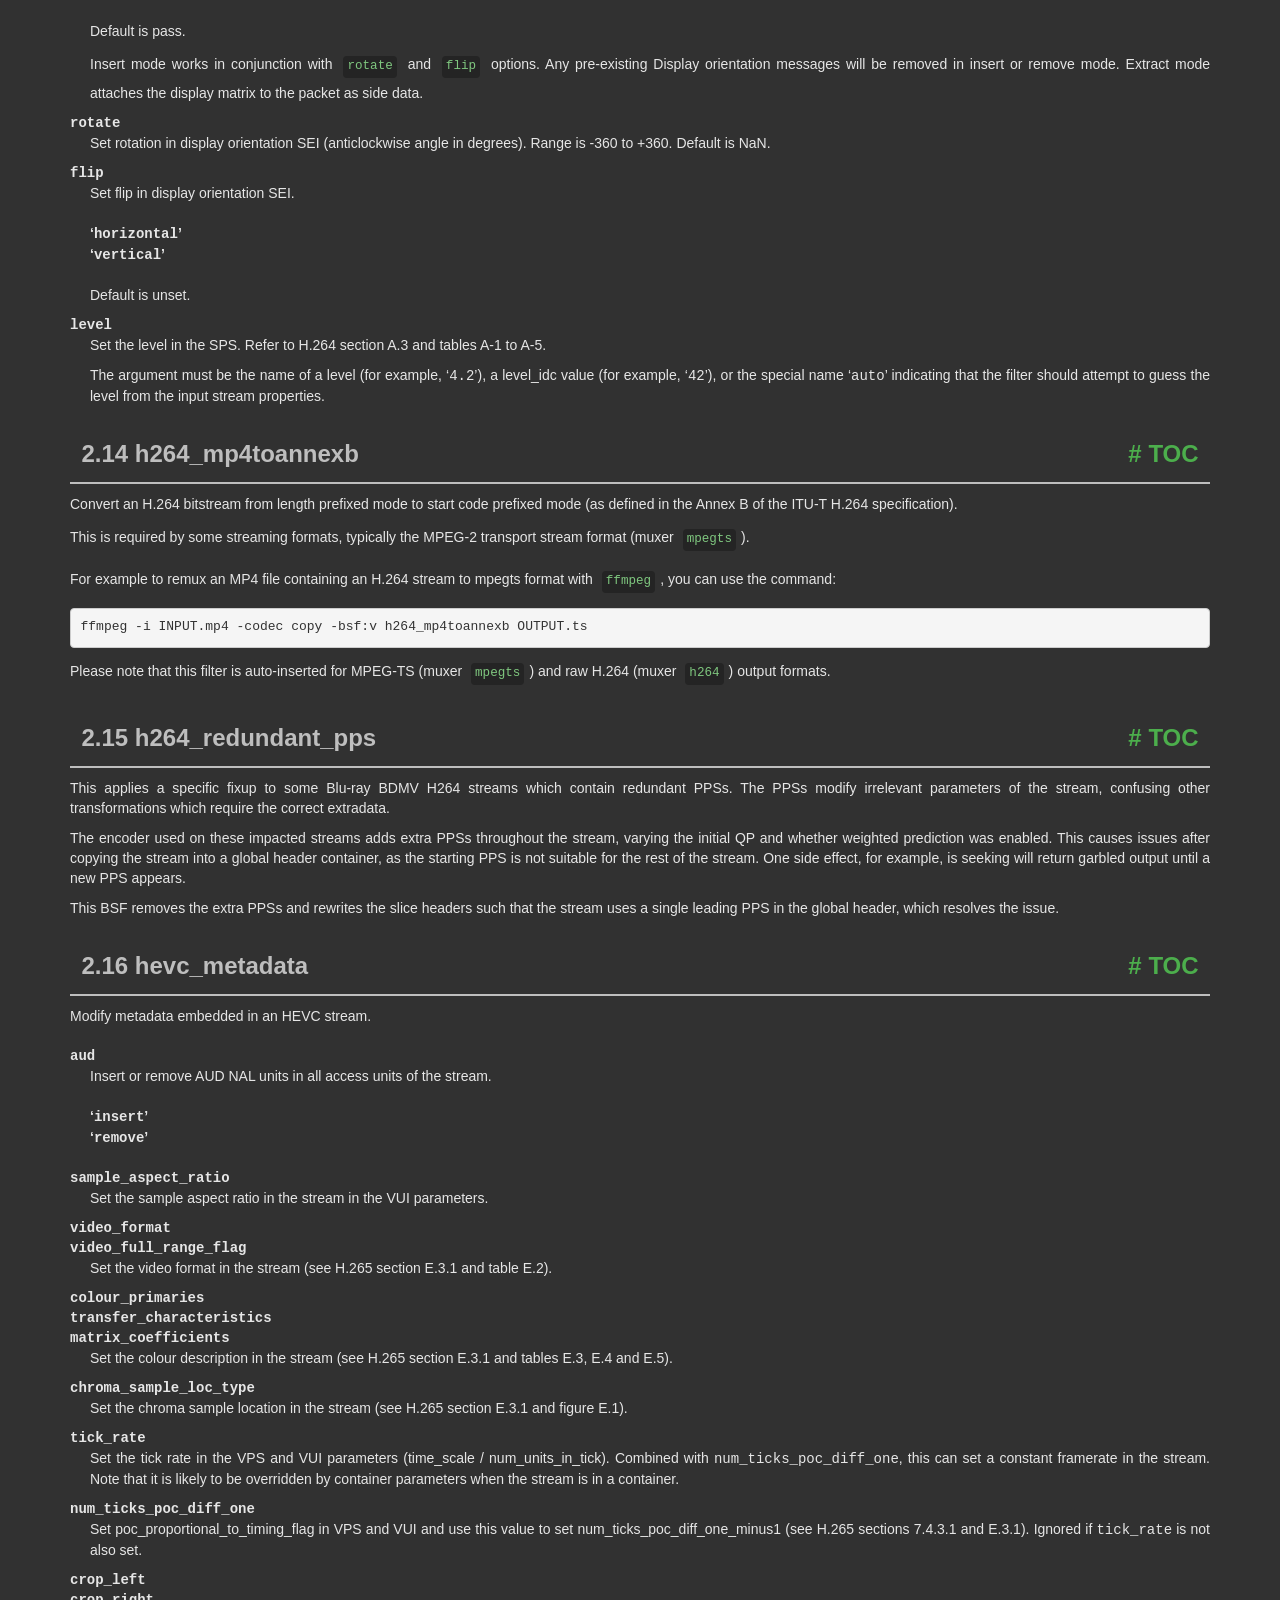
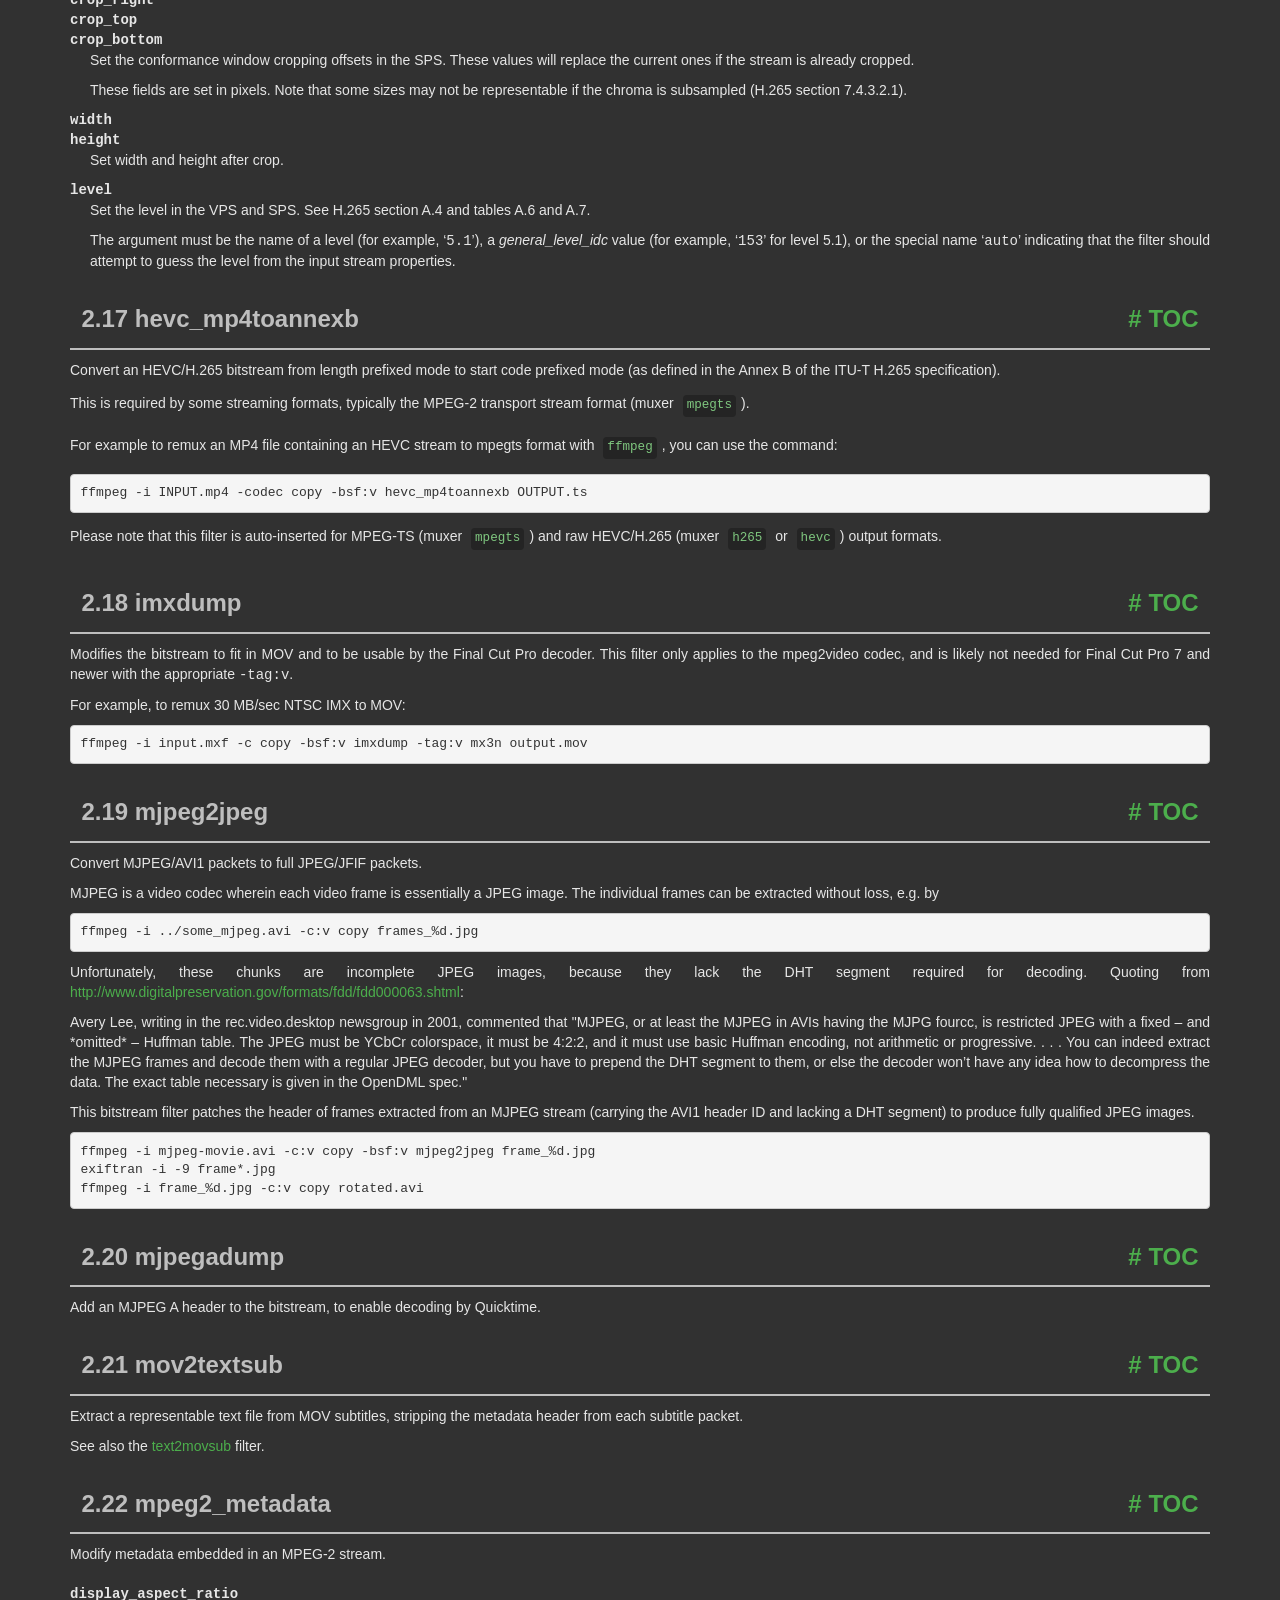
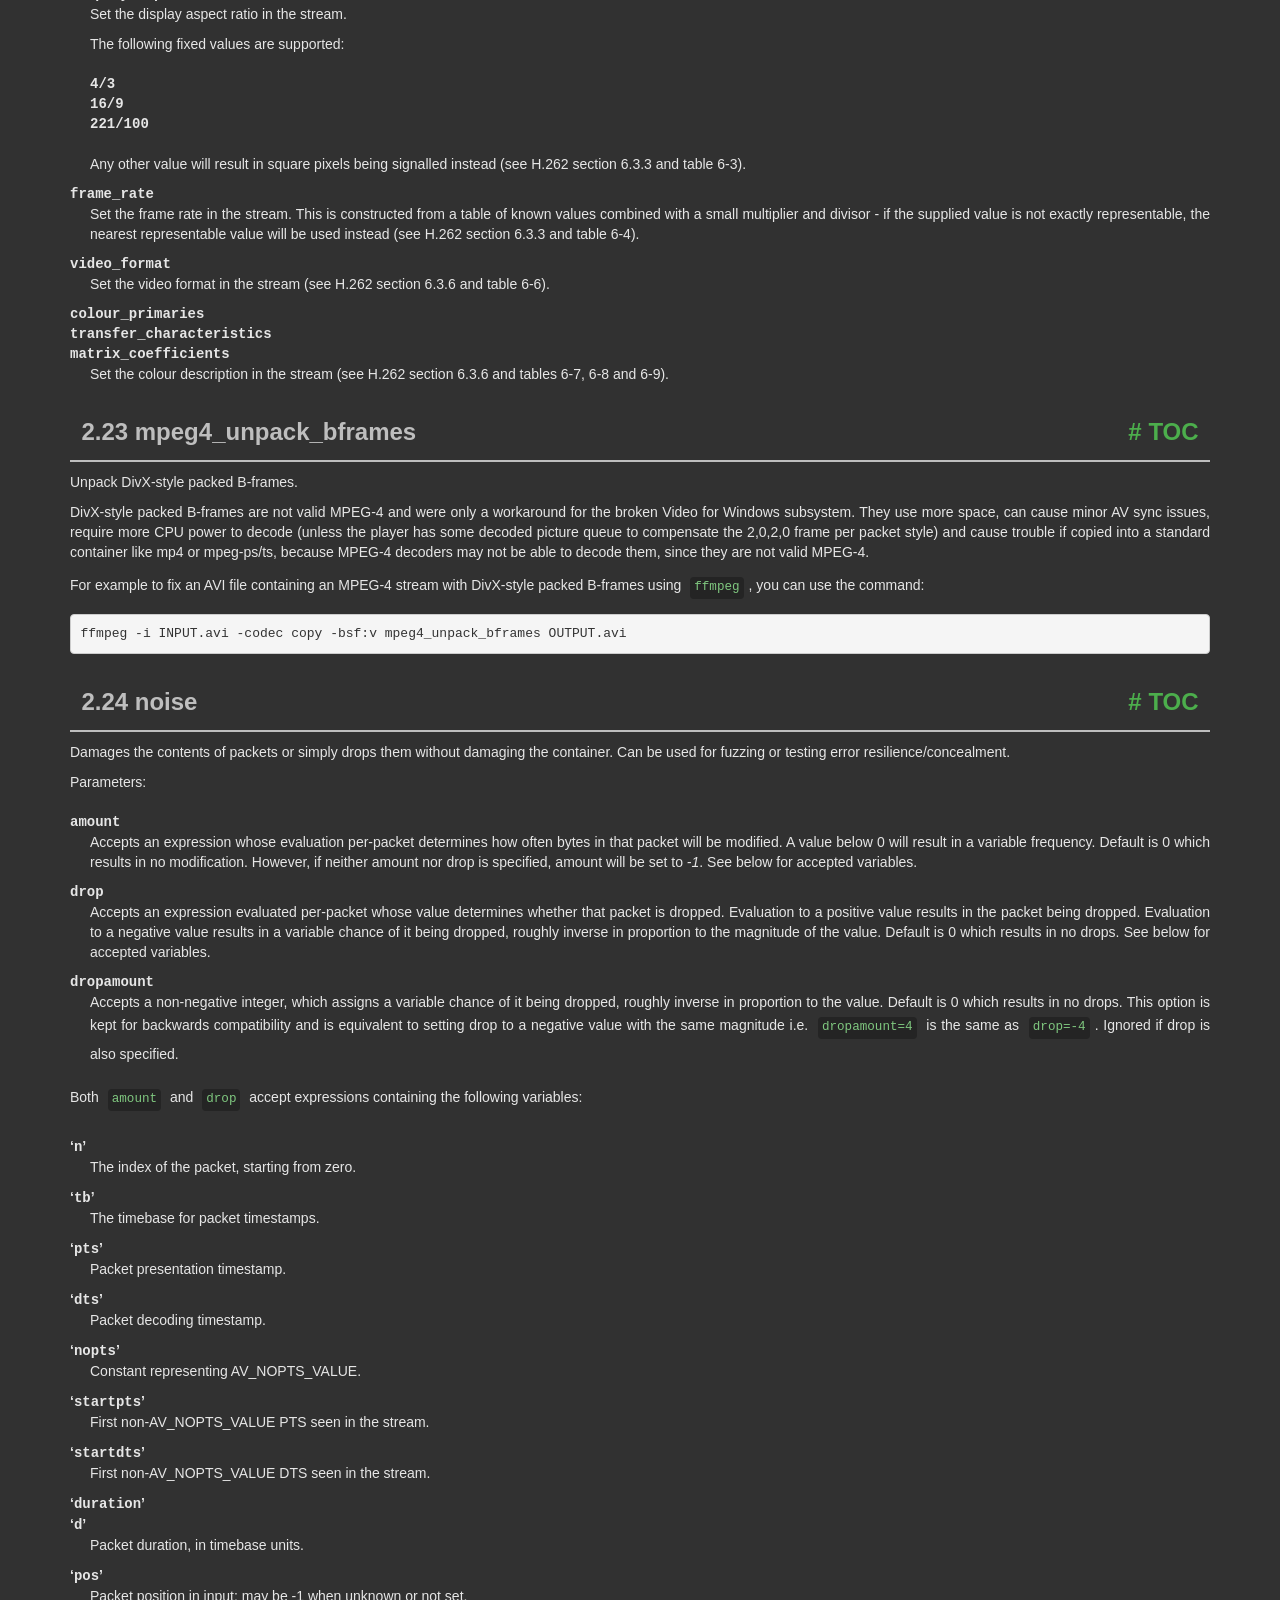
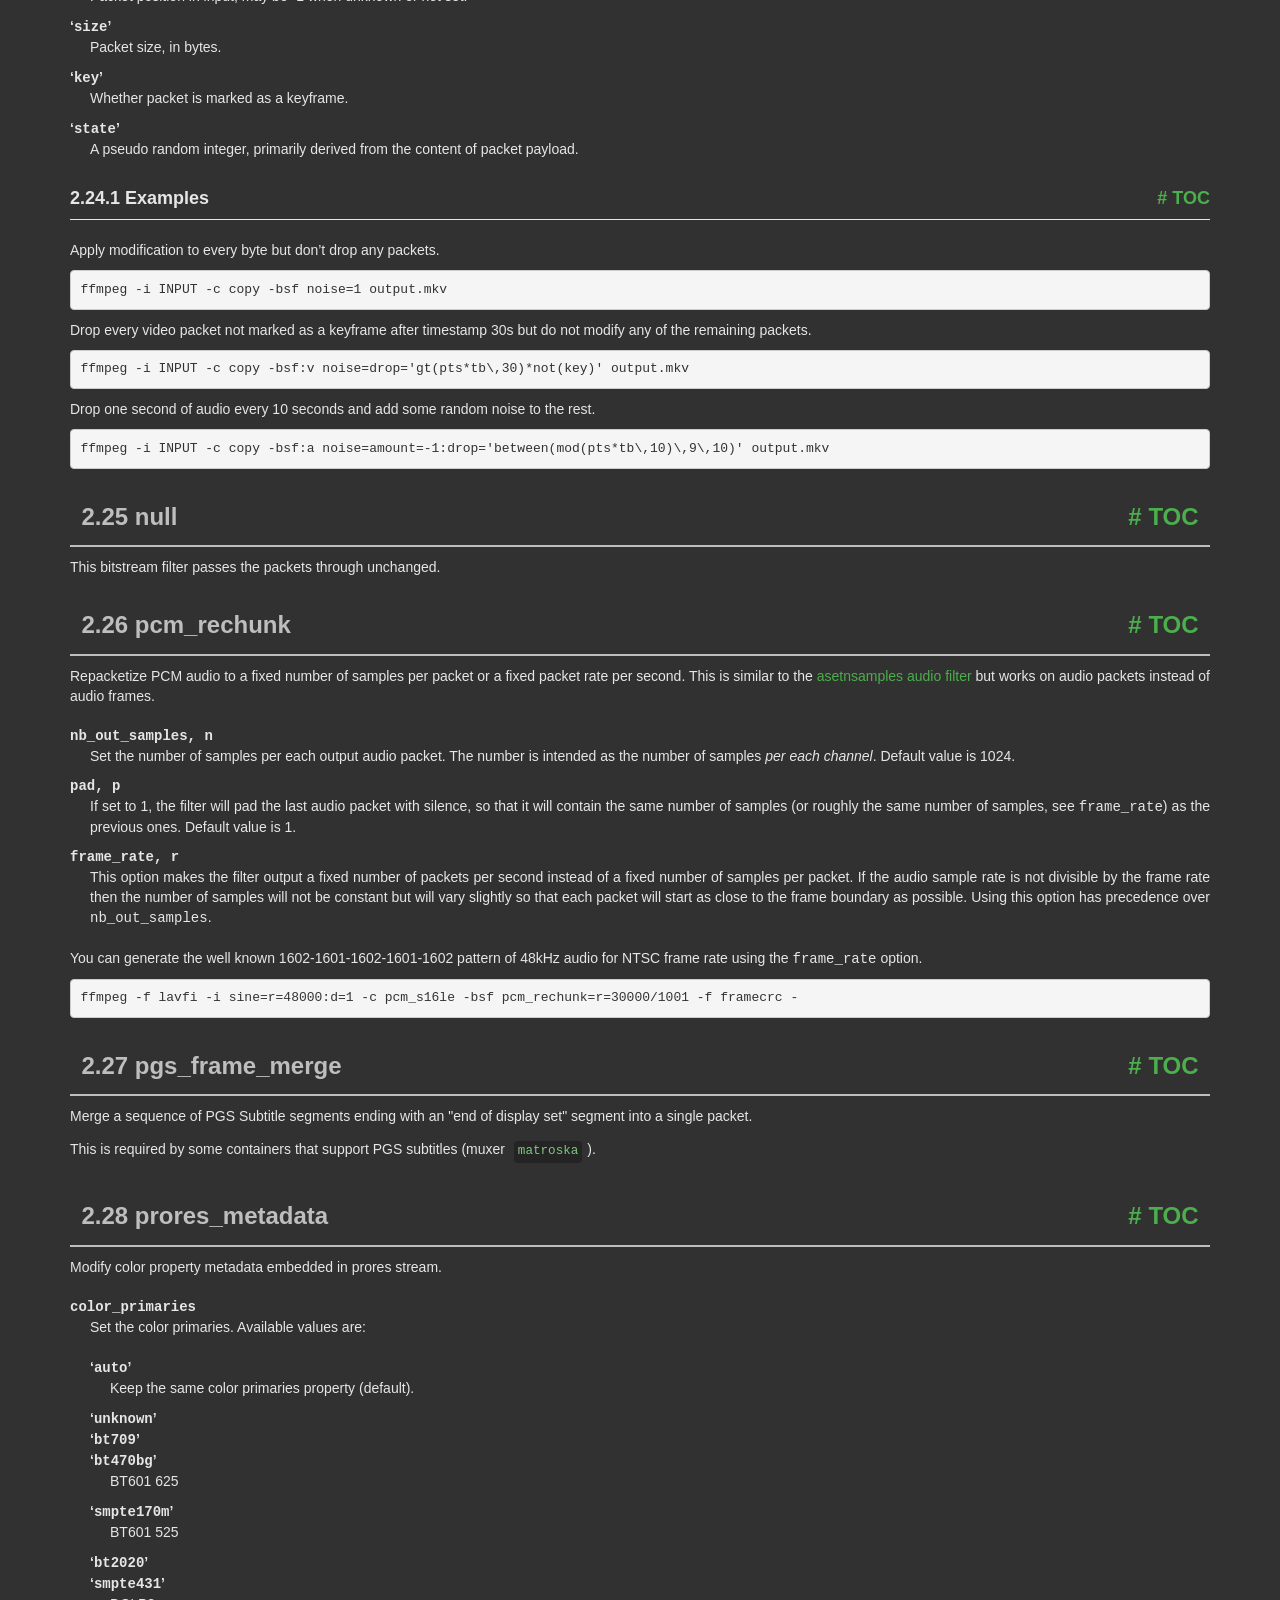
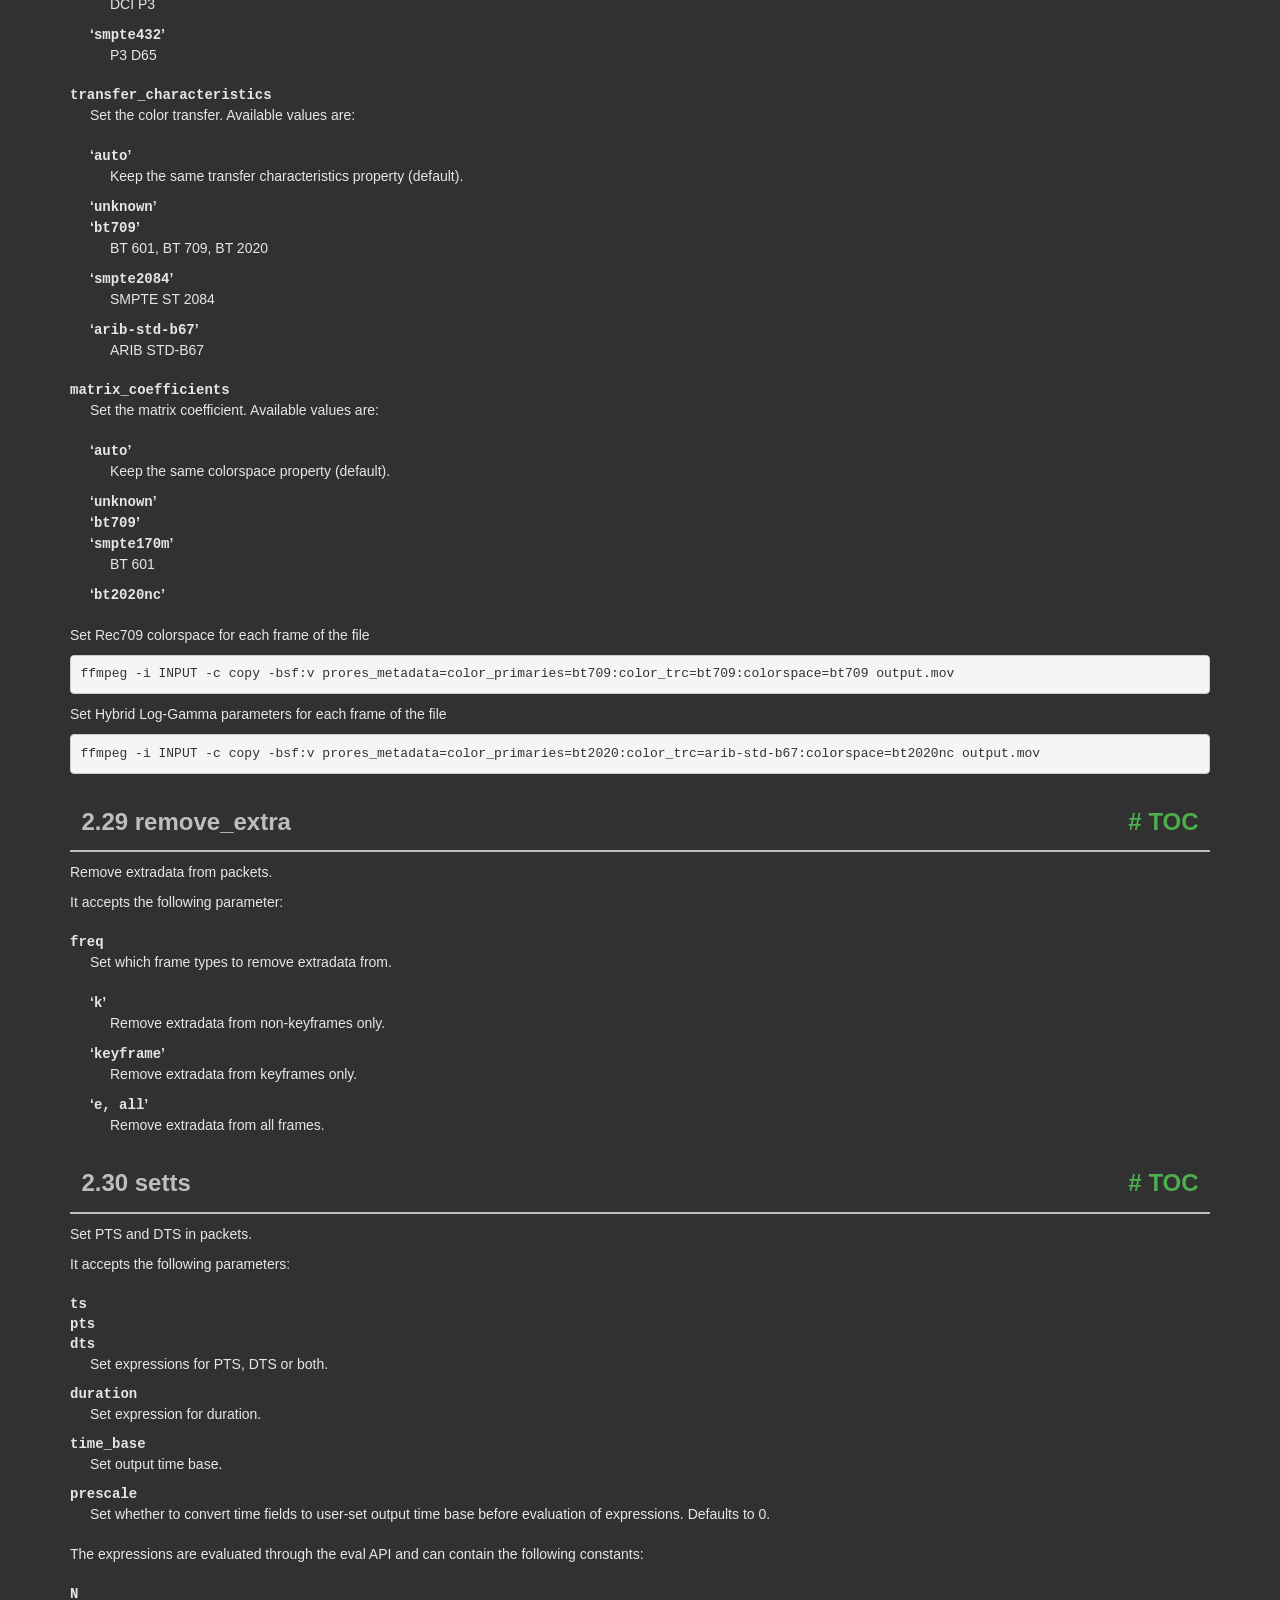
<file: ffmpeg/doc/ffmpeg-bitstream-filters.html>
<!DOCTYPE html PUBLIC "-//W3C//DTD HTML 4.01 Transitional//EN" "http://www.w3.org/TR/html4/loose.dtd">
<html>
<!-- Created by GNU Texinfo 7.2, https://www.gnu.org/software/texinfo/ -->
  <head>
    <meta charset="utf-8">
    <title>
      FFmpeg Bitstream Filters Documentation
    </title>
    <meta name="viewport" content="width=device-width,initial-scale=1.0">
    <link rel="stylesheet" type="text/css" href="bootstrap.min.css">
    <link rel="stylesheet" type="text/css" href="style.min.css">
  </head>
  <body>
    <div class="container">
      <h1>
      FFmpeg Bitstream Filters Documentation
      </h1>


<a name="SEC_Top"></a>

<div class="region-contents" id="SEC_Contents">
<h2 class="contents-heading">Table of Contents</h2>

<div class="contents">

<ul class="toc-numbered-mark">
  <li><a id="toc-Description" href="#Description">1 Description</a></li>
  <li><a id="toc-Bitstream-Filters" href="#Bitstream-Filters">2 Bitstream Filters</a>
  <ul class="toc-numbered-mark">
    <li><a id="toc-aac_005fadtstoasc" href="#aac_005fadtstoasc">2.1 aac_adtstoasc</a></li>
    <li><a id="toc-av1_005fmetadata" href="#av1_005fmetadata">2.2 av1_metadata</a></li>
    <li><a id="toc-chomp" href="#chomp">2.3 chomp</a></li>
    <li><a id="toc-dca_005fcore" href="#dca_005fcore">2.4 dca_core</a></li>
    <li><a id="toc-dovi_005frpu" href="#dovi_005frpu">2.5 dovi_rpu</a></li>
    <li><a id="toc-dump_005fextra" href="#dump_005fextra">2.6 dump_extra</a></li>
    <li><a id="toc-dv_005ferror_005fmarker" href="#dv_005ferror_005fmarker">2.7 dv_error_marker</a></li>
    <li><a id="toc-eac3_005fcore" href="#eac3_005fcore">2.8 eac3_core</a></li>
    <li><a id="toc-eia608_005fto_005fsmpte436m" href="#eia608_005fto_005fsmpte436m">2.9 eia608_to_smpte436m</a></li>
    <li><a id="toc-extract_005fextradata" href="#extract_005fextradata">2.10 extract_extradata</a></li>
    <li><a id="toc-filter_005funits" href="#filter_005funits">2.11 filter_units</a></li>
    <li><a id="toc-hapqa_005fextract" href="#hapqa_005fextract">2.12 hapqa_extract</a></li>
    <li><a id="toc-h264_005fmetadata" href="#h264_005fmetadata">2.13 h264_metadata</a></li>
    <li><a id="toc-h264_005fmp4toannexb" href="#h264_005fmp4toannexb">2.14 h264_mp4toannexb</a></li>
    <li><a id="toc-h264_005fredundant_005fpps" href="#h264_005fredundant_005fpps">2.15 h264_redundant_pps</a></li>
    <li><a id="toc-hevc_005fmetadata" href="#hevc_005fmetadata">2.16 hevc_metadata</a></li>
    <li><a id="toc-hevc_005fmp4toannexb" href="#hevc_005fmp4toannexb">2.17 hevc_mp4toannexb</a></li>
    <li><a id="toc-imxdump" href="#imxdump">2.18 imxdump</a></li>
    <li><a id="toc-mjpeg2jpeg" href="#mjpeg2jpeg">2.19 mjpeg2jpeg</a></li>
    <li><a id="toc-mjpegadump" href="#mjpegadump">2.20 mjpegadump</a></li>
    <li><a id="toc-mov2textsub" href="#mov2textsub-1">2.21 mov2textsub</a></li>
    <li><a id="toc-mpeg2_005fmetadata" href="#mpeg2_005fmetadata">2.22 mpeg2_metadata</a></li>
    <li><a id="toc-mpeg4_005funpack_005fbframes" href="#mpeg4_005funpack_005fbframes">2.23 mpeg4_unpack_bframes</a></li>
    <li><a id="toc-noise" href="#noise">2.24 noise</a>
    <ul class="toc-numbered-mark">
      <li><a id="toc-Examples" href="#Examples">2.24.1 Examples</a></li>
    </ul></li>
    <li><a id="toc-null" href="#null">2.25 null</a></li>
    <li><a id="toc-pcm_005frechunk" href="#pcm_005frechunk">2.26 pcm_rechunk</a></li>
    <li><a id="toc-pgs_005fframe_005fmerge" href="#pgs_005fframe_005fmerge">2.27 pgs_frame_merge</a></li>
    <li><a id="toc-prores_005fmetadata" href="#prores_005fmetadata">2.28 prores_metadata</a></li>
    <li><a id="toc-remove_005fextra" href="#remove_005fextra">2.29 remove_extra</a></li>
    <li><a id="toc-setts" href="#setts">2.30 setts</a></li>
    <li><a id="toc-showinfo" href="#showinfo">2.31 showinfo</a></li>
    <li><a id="toc-smpte436m_005fto_005feia608" href="#smpte436m_005fto_005feia608">2.32 smpte436m_to_eia608</a></li>
    <li><a id="toc-text2movsub" href="#text2movsub-1">2.33 text2movsub</a></li>
    <li><a id="toc-trace_005fheaders" href="#trace_005fheaders">2.34 trace_headers</a></li>
    <li><a id="toc-truehd_005fcore" href="#truehd_005fcore">2.35 truehd_core</a></li>
    <li><a id="toc-vp9_005fmetadata" href="#vp9_005fmetadata">2.36 vp9_metadata</a></li>
    <li><a id="toc-vp9_005fsuperframe" href="#vp9_005fsuperframe">2.37 vp9_superframe</a></li>
    <li><a id="toc-vp9_005fsuperframe_005fsplit" href="#vp9_005fsuperframe_005fsplit">2.38 vp9_superframe_split</a></li>
    <li><a id="toc-vp9_005fraw_005freorder" href="#vp9_005fraw_005freorder">2.39 vp9_raw_reorder</a></li>
  </ul></li>
  <li><a id="toc-See-Also" href="#See-Also">3 See Also</a></li>
  <li><a id="toc-Authors" href="#Authors">4 Authors</a></li>
</ul>
</div>
</div>

<a name="Description"></a>
<h2 class="chapter">1 Description<span class="pull-right"><a class="anchor hidden-xs" href="#Description" aria-hidden="true">#</a> <a class="anchor hidden-xs"href="#toc-Description" aria-hidden="true">TOC</a></span></h2>

<p>This document describes the bitstream filters provided by the
libavcodec library.
</p>
<p>A bitstream filter operates on the encoded stream data, and performs
bitstream level modifications without performing decoding.
</p>

<a name="Bitstream-Filters"></a>
<h2 class="chapter">2 Bitstream Filters<span class="pull-right"><a class="anchor hidden-xs" href="#Bitstream-Filters" aria-hidden="true">#</a> <a class="anchor hidden-xs"href="#toc-Bitstream-Filters" aria-hidden="true">TOC</a></span></h2>

<p>When you configure your FFmpeg build, all the supported bitstream
filters are enabled by default. You can list all available ones using
the configure option <code class="code">--list-bsfs</code>.
</p>
<p>You can disable all the bitstream filters using the configure option
<code class="code">--disable-bsfs</code>, and selectively enable any bitstream filter using
the option <code class="code">--enable-bsf=BSF</code>, or you can disable a particular
bitstream filter using the option <code class="code">--disable-bsf=BSF</code>.
</p>
<p>The option <code class="code">-bsfs</code> of the ff* tools will display the list of
all the supported bitstream filters included in your build.
</p>
<p>The ff* tools have a -bsf option applied per stream, taking a
comma-separated list of filters, whose parameters follow the filter
name after a &rsquo;=&rsquo;.
</p>
<div class="example">
<pre class="example-preformatted">ffmpeg -i INPUT -c:v copy -bsf:v filter1[=opt1=str1:opt2=str2][,filter2] OUTPUT
</pre></div>

<p>Below is a description of the currently available bitstream filters,
with their parameters, if any.
</p>
<a name="aac_005fadtstoasc"></a>
<h3 class="section">2.1 aac_adtstoasc<span class="pull-right"><a class="anchor hidden-xs" href="#aac_005fadtstoasc" aria-hidden="true">#</a> <a class="anchor hidden-xs"href="#toc-aac_005fadtstoasc" aria-hidden="true">TOC</a></span></h3>

<p>Convert MPEG-2/4 AAC ADTS to an MPEG-4 Audio Specific Configuration
bitstream.
</p>
<p>This filter creates an MPEG-4 AudioSpecificConfig from an MPEG-2/4
ADTS header and removes the ADTS header.
</p>
<p>This filter is required for example when copying an AAC stream from a
raw ADTS AAC or an MPEG-TS container to MP4A-LATM, to an FLV file, or
to MOV/MP4 files and related formats such as 3GP or M4A. Please note
that it is auto-inserted for MP4A-LATM and MOV/MP4 and related formats.
</p>
<a name="av1_005fmetadata"></a>
<h3 class="section">2.2 av1_metadata<span class="pull-right"><a class="anchor hidden-xs" href="#av1_005fmetadata" aria-hidden="true">#</a> <a class="anchor hidden-xs"href="#toc-av1_005fmetadata" aria-hidden="true">TOC</a></span></h3>

<p>Modify metadata embedded in an AV1 stream.
</p>
<dl class="table">
<dt><samp class="option">td</samp></dt>
<dd><p>Insert or remove temporal delimiter OBUs in all temporal units of the
stream.
</p>
<dl class="table">
<dt>&lsquo;<samp class="samp">insert</samp>&rsquo;</dt>
<dd><p>Insert a TD at the beginning of every TU which does not already have one.
</p></dd>
<dt>&lsquo;<samp class="samp">remove</samp>&rsquo;</dt>
<dd><p>Remove the TD from the beginning of every TU which has one.
</p></dd>
</dl>

</dd>
<dt><samp class="option">color_primaries</samp></dt>
<dt><samp class="option">transfer_characteristics</samp></dt>
<dt><samp class="option">matrix_coefficients</samp></dt>
<dd><p>Set the color description fields in the stream (see AV1 section 6.4.2).
</p>
</dd>
<dt><samp class="option">color_range</samp></dt>
<dd><p>Set the color range in the stream (see AV1 section 6.4.2; note that
this cannot be set for streams using BT.709 primaries, sRGB transfer
characteristic and identity (RGB) matrix coefficients).
</p><dl class="table">
<dt>&lsquo;<samp class="samp">tv</samp>&rsquo;</dt>
<dd><p>Limited range.
</p></dd>
<dt>&lsquo;<samp class="samp">pc</samp>&rsquo;</dt>
<dd><p>Full range.
</p></dd>
</dl>

</dd>
<dt><samp class="option">chroma_sample_position</samp></dt>
<dd><p>Set the chroma sample location in the stream (see AV1 section 6.4.2).
This can only be set for 4:2:0 streams.
</p>
<dl class="table">
<dt>&lsquo;<samp class="samp">vertical</samp>&rsquo;</dt>
<dd><p>Left position (matching the default in MPEG-2 and H.264).
</p></dd>
<dt>&lsquo;<samp class="samp">colocated</samp>&rsquo;</dt>
<dd><p>Top-left position.
</p></dd>
</dl>

</dd>
<dt><samp class="option">tick_rate</samp></dt>
<dd><p>Set the tick rate (<em class="emph">time_scale / num_units_in_display_tick</em>) in
the timing info in the sequence header.
</p></dd>
<dt><samp class="option">num_ticks_per_picture</samp></dt>
<dd><p>Set the number of ticks in each picture, to indicate that the stream
has a fixed framerate.  Ignored if <samp class="option">tick_rate</samp> is not also set.
</p>
</dd>
<dt><samp class="option">delete_padding</samp></dt>
<dd><p>Deletes Padding OBUs.
</p>
</dd>
</dl>

<a name="chomp"></a>
<h3 class="section">2.3 chomp<span class="pull-right"><a class="anchor hidden-xs" href="#chomp" aria-hidden="true">#</a> <a class="anchor hidden-xs"href="#toc-chomp" aria-hidden="true">TOC</a></span></h3>

<p>Remove zero padding at the end of a packet.
</p>
<a name="dca_005fcore"></a>
<h3 class="section">2.4 dca_core<span class="pull-right"><a class="anchor hidden-xs" href="#dca_005fcore" aria-hidden="true">#</a> <a class="anchor hidden-xs"href="#toc-dca_005fcore" aria-hidden="true">TOC</a></span></h3>

<p>Extract the core from a DCA/DTS stream, dropping extensions such as
DTS-HD.
</p>
<a name="dovi_005frpu"></a>
<h3 class="section">2.5 dovi_rpu<span class="pull-right"><a class="anchor hidden-xs" href="#dovi_005frpu" aria-hidden="true">#</a> <a class="anchor hidden-xs"href="#toc-dovi_005frpu" aria-hidden="true">TOC</a></span></h3>

<p>Manipulate Dolby Vision metadata in a HEVC/AV1 bitstream, optionally enabling
metadata compression.
</p>
<dl class="table">
<dt><samp class="option">strip</samp></dt>
<dd><p>If enabled, strip all Dolby Vision metadata (configuration record + RPU data
blocks) from the stream.
</p></dd>
<dt><samp class="option">compression</samp></dt>
<dd><p>Which compression level to enable.
</p><dl class="table">
<dt>&lsquo;<samp class="samp">none</samp>&rsquo;</dt>
<dd><p>No metadata compression.
</p></dd>
<dt>&lsquo;<samp class="samp">limited</samp>&rsquo;</dt>
<dd><p>Limited metadata compression scheme. Should be compatible with most devices.
This is the default.
</p></dd>
<dt>&lsquo;<samp class="samp">extended</samp>&rsquo;</dt>
<dd><p>Extended metadata compression. Devices are not required to support this. Note
that this level currently behaves the same as &lsquo;<samp class="samp">limited</samp>&rsquo; in libavcodec.
</p></dd>
</dl>
</dd>
</dl>

<a name="dump_005fextra"></a>
<h3 class="section">2.6 dump_extra<span class="pull-right"><a class="anchor hidden-xs" href="#dump_005fextra" aria-hidden="true">#</a> <a class="anchor hidden-xs"href="#toc-dump_005fextra" aria-hidden="true">TOC</a></span></h3>

<p>Add extradata to the beginning of the filtered packets except when
said packets already exactly begin with the extradata that is intended
to be added.
</p>
<dl class="table">
<dt><samp class="option">freq</samp></dt>
<dd><p>The additional argument specifies which packets should be filtered.
It accepts the values:
</p><dl class="table">
<dt>&lsquo;<samp class="samp">k</samp>&rsquo;</dt>
<dt>&lsquo;<samp class="samp">keyframe</samp>&rsquo;</dt>
<dd><p>add extradata to all key packets
</p>
</dd>
<dt>&lsquo;<samp class="samp">e</samp>&rsquo;</dt>
<dt>&lsquo;<samp class="samp">all</samp>&rsquo;</dt>
<dd><p>add extradata to all packets
</p></dd>
</dl>
</dd>
</dl>

<p>If not specified it is assumed &lsquo;<samp class="samp">k</samp>&rsquo;.
</p>
<p>For example the following <code class="command">ffmpeg</code> command forces a global
header (thus disabling individual packet headers) in the H.264 packets
generated by the <code class="code">libx264</code> encoder, but corrects them by adding
the header stored in extradata to the key packets:
</p><div class="example">
<pre class="example-preformatted">ffmpeg -i INPUT -map 0 -flags:v +global_header -c:v libx264 -bsf:v dump_extra out.ts
</pre></div>

<a name="dv_005ferror_005fmarker"></a>
<h3 class="section">2.7 dv_error_marker<span class="pull-right"><a class="anchor hidden-xs" href="#dv_005ferror_005fmarker" aria-hidden="true">#</a> <a class="anchor hidden-xs"href="#toc-dv_005ferror_005fmarker" aria-hidden="true">TOC</a></span></h3>

<p>Blocks in DV which are marked as damaged are replaced by blocks of the specified color.
</p>
<dl class="table">
<dt><samp class="option">color</samp></dt>
<dd><p>The color to replace damaged blocks by
</p></dd>
<dt><samp class="option">sta</samp></dt>
<dd><p>A 16 bit mask which specifies which of the 16 possible error status values are
to be replaced by colored blocks. 0xFFFE is the default which replaces all non 0
error status values.
</p><dl class="table">
<dt>&lsquo;<samp class="samp">ok</samp>&rsquo;</dt>
<dd><p>No error, no concealment
</p></dd>
<dt>&lsquo;<samp class="samp">err</samp>&rsquo;</dt>
<dd><p>Error, No concealment
</p></dd>
<dt>&lsquo;<samp class="samp">res</samp>&rsquo;</dt>
<dd><p>Reserved
</p></dd>
<dt>&lsquo;<samp class="samp">notok</samp>&rsquo;</dt>
<dd><p>Error or concealment
</p></dd>
<dt>&lsquo;<samp class="samp">notres</samp>&rsquo;</dt>
<dd><p>Not reserved
</p></dd>
<dt>&lsquo;<samp class="samp">Aa, Ba, Ca, Ab, Bb, Cb, A, B, C, a, b, erri, erru</samp>&rsquo;</dt>
<dd><p>The specific error status code
</p></dd>
</dl>
<p>see page 44-46 or section 5.5 of
<a class="url" href="http://web.archive.org/web/20060927044735/http://www.smpte.org/smpte_store/standards/pdf/s314m.pdf">http://web.archive.org/web/20060927044735/http://www.smpte.org/smpte_store/standards/pdf/s314m.pdf</a>
</p>
</dd>
</dl>

<a name="eac3_005fcore"></a>
<h3 class="section">2.8 eac3_core<span class="pull-right"><a class="anchor hidden-xs" href="#eac3_005fcore" aria-hidden="true">#</a> <a class="anchor hidden-xs"href="#toc-eac3_005fcore" aria-hidden="true">TOC</a></span></h3>

<p>Extract the core from a E-AC-3 stream, dropping extra channels.
</p>
<a name="eia608_005fto_005fsmpte436m"></a>
<h3 class="section">2.9 eia608_to_smpte436m<span class="pull-right"><a class="anchor hidden-xs" href="#eia608_005fto_005fsmpte436m" aria-hidden="true">#</a> <a class="anchor hidden-xs"href="#toc-eia608_005fto_005fsmpte436m" aria-hidden="true">TOC</a></span></h3>

<p>Convert from a <code class="code">EIA_608</code> stream to a <code class="code">SMPTE_436M_ANC</code> data stream, wrapping the closed captions in CTA-708 CDP VANC packets.
</p>
<dl class="table">
<dt><samp class="option">line_number</samp></dt>
<dd><p>Choose which line number the generated VANC packets should go on. You generally want either line 9 (the default) or 11.
</p></dd>
<dt><samp class="option">wrapping_type</samp></dt>
<dd><p>Choose the SMPTE 436M wrapping type, defaults to &lsquo;<samp class="samp">vanc_frame</samp>&rsquo;.
It accepts the values:
</p><dl class="table">
<dt>&lsquo;<samp class="samp">vanc_frame</samp>&rsquo;</dt>
<dd><p>VANC frame (interlaced or segmented progressive frame)
</p></dd>
<dt>&lsquo;<samp class="samp">vanc_field_1</samp>&rsquo;</dt>
<dt>&lsquo;<samp class="samp">vanc_field_2</samp>&rsquo;</dt>
<dt>&lsquo;<samp class="samp">vanc_progressive_frame</samp>&rsquo;</dt>
</dl>
</dd>
<dt><samp class="option">sample_coding</samp></dt>
<dd><p>Choose the SMPTE 436M sample coding, defaults to &lsquo;<samp class="samp">8bit_luma</samp>&rsquo;.
It accepts the values:
</p><dl class="table">
<dt>&lsquo;<samp class="samp">8bit_luma</samp>&rsquo;</dt>
<dd><p>8-bit component luma samples
</p></dd>
<dt>&lsquo;<samp class="samp">8bit_color_diff</samp>&rsquo;</dt>
<dd><p>8-bit component color difference samples
</p></dd>
<dt>&lsquo;<samp class="samp">8bit_luma_and_color_diff</samp>&rsquo;</dt>
<dd><p>8-bit component luma and color difference samples
</p></dd>
<dt>&lsquo;<samp class="samp">10bit_luma</samp>&rsquo;</dt>
<dd><p>10-bit component luma samples
</p></dd>
<dt>&lsquo;<samp class="samp">10bit_color_diff</samp>&rsquo;</dt>
<dd><p>10-bit component color difference samples
</p></dd>
<dt>&lsquo;<samp class="samp">10bit_luma_and_color_diff</samp>&rsquo;</dt>
<dd><p>10-bit component luma and color difference samples
</p></dd>
<dt>&lsquo;<samp class="samp">8bit_luma_parity_error</samp>&rsquo;</dt>
<dd><p>8-bit component luma samples with parity error
</p></dd>
<dt>&lsquo;<samp class="samp">8bit_color_diff_parity_error</samp>&rsquo;</dt>
<dd><p>8-bit component color difference samples with parity error
</p></dd>
<dt>&lsquo;<samp class="samp">8bit_luma_and_color_diff_parity_error</samp>&rsquo;</dt>
<dd><p>8-bit component luma and color difference samples with parity error
</p></dd>
</dl>
</dd>
<dt><samp class="option">initial_cdp_sequence_cntr</samp></dt>
<dd><p>The initial value of the CDP&rsquo;s 16-bit unsigned integer <code class="code">cdp_hdr_sequence_cntr</code> and <code class="code">cdp_ftr_sequence_cntr</code> fields. Defaults to 0.
</p></dd>
<dt><samp class="option">cdp_frame_rate</samp></dt>
<dd><p>Set the CDP&rsquo;s <code class="code">cdp_frame_rate</code> field. This doesn&rsquo;t actually change the timing of the data stream, it just changes the values inserted in that field in the generated CDP packets. Defaults to &lsquo;<samp class="samp">30000/1001</samp>&rsquo;.
</p></dd>
</dl>

<a name="extract_005fextradata"></a>
<h3 class="section">2.10 extract_extradata<span class="pull-right"><a class="anchor hidden-xs" href="#extract_005fextradata" aria-hidden="true">#</a> <a class="anchor hidden-xs"href="#toc-extract_005fextradata" aria-hidden="true">TOC</a></span></h3>

<p>Extract the in-band extradata.
</p>
<p>Certain codecs allow the long-term headers (e.g. MPEG-2 sequence headers,
or H.264/HEVC (VPS/)SPS/PPS) to be transmitted either &quot;in-band&quot; (i.e. as a part
of the bitstream containing the coded frames) or &quot;out of band&quot; (e.g. on the
container level). This latter form is called &quot;extradata&quot; in FFmpeg terminology.
</p>
<p>This bitstream filter detects the in-band headers and makes them available as
extradata.
</p>
<dl class="table">
<dt><samp class="option">remove</samp></dt>
<dd><p>When this option is enabled, the long-term headers are removed from the
bitstream after extraction.
</p></dd>
</dl>

<a name="filter_005funits"></a>
<h3 class="section">2.11 filter_units<span class="pull-right"><a class="anchor hidden-xs" href="#filter_005funits" aria-hidden="true">#</a> <a class="anchor hidden-xs"href="#toc-filter_005funits" aria-hidden="true">TOC</a></span></h3>

<p>Remove units with types in or not in a given set from the stream.
</p>
<dl class="table">
<dt><samp class="option">pass_types</samp></dt>
<dd><p>List of unit types or ranges of unit types to pass through while removing
all others.  This is specified as a &rsquo;|&rsquo;-separated list of unit type values
or ranges of values with &rsquo;-&rsquo;.
</p>
</dd>
<dt><samp class="option">remove_types</samp></dt>
<dd><p>Identical to <samp class="option">pass_types</samp>, except the units in the given set
removed and all others passed through.
</p></dd>
</dl>

<p>The types used by pass_types and remove_types correspond to NAL unit types
(nal_unit_type) in H.264, HEVC and H.266 (see Table 7-1 in the H.264
and HEVC specifications or Table 5 in the H.266 specification), to
marker values for JPEG (without 0xFF prefix) and to start codes without
start code prefix (i.e. the byte following the 0x000001) for MPEG-2.
For VP8 and VP9, every unit has type zero.
</p>
<p>Extradata is unchanged by this transformation, but note that if the stream
contains inline parameter sets then the output may be unusable if they are
removed.
</p>
<p>For example, to remove all non-VCL NAL units from an H.264 stream:
</p><div class="example">
<pre class="example-preformatted">ffmpeg -i INPUT -c:v copy -bsf:v 'filter_units=pass_types=1-5' OUTPUT
</pre></div>

<p>To remove all AUDs, SEI and filler from an H.265 stream:
</p><div class="example">
<pre class="example-preformatted">ffmpeg -i INPUT -c:v copy -bsf:v 'filter_units=remove_types=35|38-40' OUTPUT
</pre></div>

<p>To remove all user data from a MPEG-2 stream, including Closed Captions:
</p><div class="example">
<pre class="example-preformatted">ffmpeg -i INPUT -c:v copy -bsf:v 'filter_units=remove_types=178' OUTPUT
</pre></div>

<p>To remove all SEI from a H264 stream, including Closed Captions:
</p><div class="example">
<pre class="example-preformatted">ffmpeg -i INPUT -c:v copy -bsf:v 'filter_units=remove_types=6' OUTPUT
</pre></div>

<p>To remove all prefix and suffix SEI from a HEVC stream, including Closed Captions and dynamic HDR:
</p><div class="example">
<pre class="example-preformatted">ffmpeg -i INPUT -c:v copy -bsf:v 'filter_units=remove_types=39|40' OUTPUT
</pre></div>

<a name="hapqa_005fextract"></a>
<h3 class="section">2.12 hapqa_extract<span class="pull-right"><a class="anchor hidden-xs" href="#hapqa_005fextract" aria-hidden="true">#</a> <a class="anchor hidden-xs"href="#toc-hapqa_005fextract" aria-hidden="true">TOC</a></span></h3>

<p>Extract Rgb or Alpha part of an HAPQA file, without recompression, in order to create an HAPQ or an HAPAlphaOnly file.
</p>
<dl class="table">
<dt><samp class="option">texture</samp></dt>
<dd><p>Specifies the texture to keep.
</p>
<dl class="table">
<dt><samp class="option">color</samp></dt>
<dt><samp class="option">alpha</samp></dt>
</dl>

</dd>
</dl>

<p>Convert HAPQA to HAPQ
</p><div class="example">
<pre class="example-preformatted">ffmpeg -i hapqa_inputfile.mov -c copy -bsf:v hapqa_extract=texture=color -tag:v HapY -metadata:s:v:0 encoder=&quot;HAPQ&quot; hapq_file.mov
</pre></div>

<p>Convert HAPQA to HAPAlphaOnly
</p><div class="example">
<pre class="example-preformatted">ffmpeg -i hapqa_inputfile.mov -c copy -bsf:v hapqa_extract=texture=alpha -tag:v HapA -metadata:s:v:0 encoder=&quot;HAPAlpha Only&quot; hapalphaonly_file.mov
</pre></div>

<a name="h264_005fmetadata"></a>
<h3 class="section">2.13 h264_metadata<span class="pull-right"><a class="anchor hidden-xs" href="#h264_005fmetadata" aria-hidden="true">#</a> <a class="anchor hidden-xs"href="#toc-h264_005fmetadata" aria-hidden="true">TOC</a></span></h3>

<p>Modify metadata embedded in an H.264 stream.
</p>
<dl class="table">
<dt><samp class="option">aud</samp></dt>
<dd><p>Insert or remove AUD NAL units in all access units of the stream.
</p>
<dl class="table">
<dt>&lsquo;<samp class="samp">pass</samp>&rsquo;</dt>
<dt>&lsquo;<samp class="samp">insert</samp>&rsquo;</dt>
<dt>&lsquo;<samp class="samp">remove</samp>&rsquo;</dt>
</dl>

<p>Default is pass.
</p>
</dd>
<dt><samp class="option">sample_aspect_ratio</samp></dt>
<dd><p>Set the sample aspect ratio of the stream in the VUI parameters.
See H.264 table E-1.
</p>
</dd>
<dt><samp class="option">overscan_appropriate_flag</samp></dt>
<dd><p>Set whether the stream is suitable for display using overscan
or not (see H.264 section E.2.1).
</p>
</dd>
<dt><samp class="option">video_format</samp></dt>
<dt><samp class="option">video_full_range_flag</samp></dt>
<dd><p>Set the video format in the stream (see H.264 section E.2.1 and
table E-2).
</p>
</dd>
<dt><samp class="option">colour_primaries</samp></dt>
<dt><samp class="option">transfer_characteristics</samp></dt>
<dt><samp class="option">matrix_coefficients</samp></dt>
<dd><p>Set the colour description in the stream (see H.264 section E.2.1
and tables E-3, E-4 and E-5).
</p>
</dd>
<dt><samp class="option">chroma_sample_loc_type</samp></dt>
<dd><p>Set the chroma sample location in the stream (see H.264 section
E.2.1 and figure E-1).
</p>
</dd>
<dt><samp class="option">tick_rate</samp></dt>
<dd><p>Set the tick rate (time_scale / num_units_in_tick) in the VUI
parameters.  This is the smallest time unit representable in the
stream, and in many cases represents the field rate of the stream
(double the frame rate).
</p></dd>
<dt><samp class="option">fixed_frame_rate_flag</samp></dt>
<dd><p>Set whether the stream has fixed framerate - typically this indicates
that the framerate is exactly half the tick rate, but the exact
meaning is dependent on interlacing and the picture structure (see
H.264 section E.2.1 and table E-6).
</p></dd>
<dt><samp class="option">zero_new_constraint_set_flags</samp></dt>
<dd><p>Zero constraint_set4_flag and constraint_set5_flag in the SPS. These
bits were reserved in a previous version of the H.264 spec, and thus
some hardware decoders require these to be zero. The result of zeroing
this is still a valid bitstream.
</p>
</dd>
<dt><samp class="option">crop_left</samp></dt>
<dt><samp class="option">crop_right</samp></dt>
<dt><samp class="option">crop_top</samp></dt>
<dt><samp class="option">crop_bottom</samp></dt>
<dd><p>Set the frame cropping offsets in the SPS.  These values will replace
the current ones if the stream is already cropped.
</p>
<p>These fields are set in pixels.  Note that some sizes may not be
representable if the chroma is subsampled or the stream is interlaced
(see H.264 section 7.4.2.1.1).
</p>
</dd>
<dt><samp class="option">sei_user_data</samp></dt>
<dd><p>Insert a string as SEI unregistered user data.  The argument must
be of the form <em class="emph">UUID+string</em>, where the UUID is as hex digits
possibly separated by hyphens, and the string can be anything.
</p>
<p>For example, &lsquo;<samp class="samp">086f3693-b7b3-4f2c-9653-21492feee5b8+hello</samp>&rsquo; will
insert the string &ldquo;hello&rdquo; associated with the given UUID.
</p>
</dd>
<dt><samp class="option">delete_filler</samp></dt>
<dd><p>Deletes both filler NAL units and filler SEI messages.
</p>
</dd>
<dt><samp class="option">display_orientation</samp></dt>
<dd><p>Insert, extract or remove Display orientation SEI messages.
See H.264 section D.1.27 and D.2.27 for syntax and semantics.
</p>
<dl class="table">
<dt>&lsquo;<samp class="samp">pass</samp>&rsquo;</dt>
<dt>&lsquo;<samp class="samp">insert</samp>&rsquo;</dt>
<dt>&lsquo;<samp class="samp">remove</samp>&rsquo;</dt>
<dt>&lsquo;<samp class="samp">extract</samp>&rsquo;</dt>
</dl>

<p>Default is pass.
</p>
<p>Insert mode works in conjunction with <code class="code">rotate</code> and <code class="code">flip</code> options.
Any pre-existing Display orientation messages will be removed in insert or remove mode.
Extract mode attaches the display matrix to the packet as side data.
</p>
</dd>
<dt><samp class="option">rotate</samp></dt>
<dd><p>Set rotation in display orientation SEI (anticlockwise angle in degrees).
Range is -360 to +360. Default is NaN.
</p>
</dd>
<dt><samp class="option">flip</samp></dt>
<dd><p>Set flip in display orientation SEI.
</p>
<dl class="table">
<dt>&lsquo;<samp class="samp">horizontal</samp>&rsquo;</dt>
<dt>&lsquo;<samp class="samp">vertical</samp>&rsquo;</dt>
</dl>

<p>Default is unset.
</p>
</dd>
<dt><samp class="option">level</samp></dt>
<dd><p>Set the level in the SPS.  Refer to H.264 section A.3 and tables A-1
to A-5.
</p>
<p>The argument must be the name of a level (for example, &lsquo;<samp class="samp">4.2</samp>&rsquo;), a
level_idc value (for example, &lsquo;<samp class="samp">42</samp>&rsquo;), or the special name &lsquo;<samp class="samp">auto</samp>&rsquo;
indicating that the filter should attempt to guess the level from the
input stream properties.
</p>
</dd>
</dl>

<a name="h264_005fmp4toannexb"></a>
<h3 class="section">2.14 h264_mp4toannexb<span class="pull-right"><a class="anchor hidden-xs" href="#h264_005fmp4toannexb" aria-hidden="true">#</a> <a class="anchor hidden-xs"href="#toc-h264_005fmp4toannexb" aria-hidden="true">TOC</a></span></h3>

<p>Convert an H.264 bitstream from length prefixed mode to start code
prefixed mode (as defined in the Annex B of the ITU-T H.264
specification).
</p>
<p>This is required by some streaming formats, typically the MPEG-2
transport stream format (muxer <code class="code">mpegts</code>).
</p>
<p>For example to remux an MP4 file containing an H.264 stream to mpegts
format with <code class="command">ffmpeg</code>, you can use the command:
</p>
<div class="example">
<pre class="example-preformatted">ffmpeg -i INPUT.mp4 -codec copy -bsf:v h264_mp4toannexb OUTPUT.ts
</pre></div>

<p>Please note that this filter is auto-inserted for MPEG-TS (muxer
<code class="code">mpegts</code>) and raw H.264 (muxer <code class="code">h264</code>) output formats.
</p>
<a name="h264_005fredundant_005fpps"></a>
<h3 class="section">2.15 h264_redundant_pps<span class="pull-right"><a class="anchor hidden-xs" href="#h264_005fredundant_005fpps" aria-hidden="true">#</a> <a class="anchor hidden-xs"href="#toc-h264_005fredundant_005fpps" aria-hidden="true">TOC</a></span></h3>

<p>This applies a specific fixup to some Blu-ray BDMV H264 streams
which contain redundant PPSs. The PPSs modify irrelevant parameters
of the stream, confusing other transformations which require
the correct extradata.
</p>
<p>The encoder used on these impacted streams adds extra PPSs throughout
the stream, varying the initial QP and whether weighted prediction
was enabled. This causes issues after copying the stream into
a global header container, as the starting PPS is not suitable
for the rest of the stream. One side effect, for example,
is seeking will return garbled output until a new PPS appears.
</p>
<p>This BSF removes the extra PPSs and rewrites the slice headers
such that the stream uses a single leading PPS in the global header,
which resolves the issue.
</p>
<a name="hevc_005fmetadata"></a>
<h3 class="section">2.16 hevc_metadata<span class="pull-right"><a class="anchor hidden-xs" href="#hevc_005fmetadata" aria-hidden="true">#</a> <a class="anchor hidden-xs"href="#toc-hevc_005fmetadata" aria-hidden="true">TOC</a></span></h3>

<p>Modify metadata embedded in an HEVC stream.
</p>
<dl class="table">
<dt><samp class="option">aud</samp></dt>
<dd><p>Insert or remove AUD NAL units in all access units of the stream.
</p>
<dl class="table">
<dt>&lsquo;<samp class="samp">insert</samp>&rsquo;</dt>
<dt>&lsquo;<samp class="samp">remove</samp>&rsquo;</dt>
</dl>

</dd>
<dt><samp class="option">sample_aspect_ratio</samp></dt>
<dd><p>Set the sample aspect ratio in the stream in the VUI parameters.
</p>
</dd>
<dt><samp class="option">video_format</samp></dt>
<dt><samp class="option">video_full_range_flag</samp></dt>
<dd><p>Set the video format in the stream (see H.265 section E.3.1 and
table E.2).
</p>
</dd>
<dt><samp class="option">colour_primaries</samp></dt>
<dt><samp class="option">transfer_characteristics</samp></dt>
<dt><samp class="option">matrix_coefficients</samp></dt>
<dd><p>Set the colour description in the stream (see H.265 section E.3.1
and tables E.3, E.4 and E.5).
</p>
</dd>
<dt><samp class="option">chroma_sample_loc_type</samp></dt>
<dd><p>Set the chroma sample location in the stream (see H.265 section
E.3.1 and figure E.1).
</p>
</dd>
<dt><samp class="option">tick_rate</samp></dt>
<dd><p>Set the tick rate in the VPS and VUI parameters (time_scale /
num_units_in_tick). Combined with <samp class="option">num_ticks_poc_diff_one</samp>, this can
set a constant framerate in the stream.  Note that it is likely to be
overridden by container parameters when the stream is in a container.
</p>
</dd>
<dt><samp class="option">num_ticks_poc_diff_one</samp></dt>
<dd><p>Set poc_proportional_to_timing_flag in VPS and VUI and use this value
to set num_ticks_poc_diff_one_minus1 (see H.265 sections 7.4.3.1 and
E.3.1).  Ignored if <samp class="option">tick_rate</samp> is not also set.
</p>
</dd>
<dt><samp class="option">crop_left</samp></dt>
<dt><samp class="option">crop_right</samp></dt>
<dt><samp class="option">crop_top</samp></dt>
<dt><samp class="option">crop_bottom</samp></dt>
<dd><p>Set the conformance window cropping offsets in the SPS.  These values
will replace the current ones if the stream is already cropped.
</p>
<p>These fields are set in pixels.  Note that some sizes may not be
representable if the chroma is subsampled (H.265 section 7.4.3.2.1).
</p>
</dd>
<dt><samp class="option">width</samp></dt>
<dt><samp class="option">height</samp></dt>
<dd><p>Set width and height after crop.
</p>
</dd>
<dt><samp class="option">level</samp></dt>
<dd><p>Set the level in the VPS and SPS.  See H.265 section A.4 and tables
A.6 and A.7.
</p>
<p>The argument must be the name of a level (for example, &lsquo;<samp class="samp">5.1</samp>&rsquo;), a
<em class="emph">general_level_idc</em> value (for example, &lsquo;<samp class="samp">153</samp>&rsquo; for level 5.1),
or the special name &lsquo;<samp class="samp">auto</samp>&rsquo; indicating that the filter should
attempt to guess the level from the input stream properties.
</p>
</dd>
</dl>

<a name="hevc_005fmp4toannexb"></a>
<h3 class="section">2.17 hevc_mp4toannexb<span class="pull-right"><a class="anchor hidden-xs" href="#hevc_005fmp4toannexb" aria-hidden="true">#</a> <a class="anchor hidden-xs"href="#toc-hevc_005fmp4toannexb" aria-hidden="true">TOC</a></span></h3>

<p>Convert an HEVC/H.265 bitstream from length prefixed mode to start code
prefixed mode (as defined in the Annex B of the ITU-T H.265
specification).
</p>
<p>This is required by some streaming formats, typically the MPEG-2
transport stream format (muxer <code class="code">mpegts</code>).
</p>
<p>For example to remux an MP4 file containing an HEVC stream to mpegts
format with <code class="command">ffmpeg</code>, you can use the command:
</p>
<div class="example">
<pre class="example-preformatted">ffmpeg -i INPUT.mp4 -codec copy -bsf:v hevc_mp4toannexb OUTPUT.ts
</pre></div>

<p>Please note that this filter is auto-inserted for MPEG-TS (muxer
<code class="code">mpegts</code>) and raw HEVC/H.265 (muxer <code class="code">h265</code> or
<code class="code">hevc</code>) output formats.
</p>
<a name="imxdump"></a>
<h3 class="section">2.18 imxdump<span class="pull-right"><a class="anchor hidden-xs" href="#imxdump" aria-hidden="true">#</a> <a class="anchor hidden-xs"href="#toc-imxdump" aria-hidden="true">TOC</a></span></h3>

<p>Modifies the bitstream to fit in MOV and to be usable by the Final Cut
Pro decoder. This filter only applies to the mpeg2video codec, and is
likely not needed for Final Cut Pro 7 and newer with the appropriate
<samp class="option">-tag:v</samp>.
</p>
<p>For example, to remux 30 MB/sec NTSC IMX to MOV:
</p>
<div class="example">
<pre class="example-preformatted">ffmpeg -i input.mxf -c copy -bsf:v imxdump -tag:v mx3n output.mov
</pre></div>

<a name="mjpeg2jpeg"></a>
<h3 class="section">2.19 mjpeg2jpeg<span class="pull-right"><a class="anchor hidden-xs" href="#mjpeg2jpeg" aria-hidden="true">#</a> <a class="anchor hidden-xs"href="#toc-mjpeg2jpeg" aria-hidden="true">TOC</a></span></h3>

<p>Convert MJPEG/AVI1 packets to full JPEG/JFIF packets.
</p>
<p>MJPEG is a video codec wherein each video frame is essentially a
JPEG image. The individual frames can be extracted without loss,
e.g. by
</p>
<div class="example">
<pre class="example-preformatted">ffmpeg -i ../some_mjpeg.avi -c:v copy frames_%d.jpg
</pre></div>

<p>Unfortunately, these chunks are incomplete JPEG images, because
they lack the DHT segment required for decoding. Quoting from
<a class="url" href="http://www.digitalpreservation.gov/formats/fdd/fdd000063.shtml">http://www.digitalpreservation.gov/formats/fdd/fdd000063.shtml</a>:
</p>
<p>Avery Lee, writing in the rec.video.desktop newsgroup in 2001,
commented that &quot;MJPEG, or at least the MJPEG in AVIs having the
MJPG fourcc, is restricted JPEG with a fixed &ndash; and *omitted* &ndash;
Huffman table. The JPEG must be YCbCr colorspace, it must be 4:2:2,
and it must use basic Huffman encoding, not arithmetic or
progressive. . . . You can indeed extract the MJPEG frames and
decode them with a regular JPEG decoder, but you have to prepend
the DHT segment to them, or else the decoder won&rsquo;t have any idea
how to decompress the data. The exact table necessary is given in
the OpenDML spec.&quot;
</p>
<p>This bitstream filter patches the header of frames extracted from an MJPEG
stream (carrying the AVI1 header ID and lacking a DHT segment) to
produce fully qualified JPEG images.
</p>
<div class="example">
<pre class="example-preformatted">ffmpeg -i mjpeg-movie.avi -c:v copy -bsf:v mjpeg2jpeg frame_%d.jpg
exiftran -i -9 frame*.jpg
ffmpeg -i frame_%d.jpg -c:v copy rotated.avi
</pre></div>

<a name="mjpegadump"></a>
<h3 class="section">2.20 mjpegadump<span class="pull-right"><a class="anchor hidden-xs" href="#mjpegadump" aria-hidden="true">#</a> <a class="anchor hidden-xs"href="#toc-mjpegadump" aria-hidden="true">TOC</a></span></h3>

<p>Add an MJPEG A header to the bitstream, to enable decoding by
Quicktime.
</p>
<a class="anchor" id="mov2textsub"></a><a name="mov2textsub-1"></a>
<h3 class="section">2.21 mov2textsub<span class="pull-right"><a class="anchor hidden-xs" href="#mov2textsub" aria-hidden="true">#</a> <a class="anchor hidden-xs"href="#toc-mov2textsub" aria-hidden="true">TOC</a></span></h3>

<p>Extract a representable text file from MOV subtitles, stripping the
metadata header from each subtitle packet.
</p>
<p>See also the <a class="ref" href="#text2movsub">text2movsub</a> filter.
</p>
<a name="mpeg2_005fmetadata"></a>
<h3 class="section">2.22 mpeg2_metadata<span class="pull-right"><a class="anchor hidden-xs" href="#mpeg2_005fmetadata" aria-hidden="true">#</a> <a class="anchor hidden-xs"href="#toc-mpeg2_005fmetadata" aria-hidden="true">TOC</a></span></h3>

<p>Modify metadata embedded in an MPEG-2 stream.
</p>
<dl class="table">
<dt><samp class="option">display_aspect_ratio</samp></dt>
<dd><p>Set the display aspect ratio in the stream.
</p>
<p>The following fixed values are supported:
</p><dl class="table">
<dt><samp class="option">4/3</samp></dt>
<dt><samp class="option">16/9</samp></dt>
<dt><samp class="option">221/100</samp></dt>
</dl>
<p>Any other value will result in square pixels being signalled instead
(see H.262 section 6.3.3 and table 6-3).
</p>
</dd>
<dt><samp class="option">frame_rate</samp></dt>
<dd><p>Set the frame rate in the stream.  This is constructed from a table
of known values combined with a small multiplier and divisor - if
the supplied value is not exactly representable, the nearest
representable value will be used instead (see H.262 section 6.3.3
and table 6-4).
</p>
</dd>
<dt><samp class="option">video_format</samp></dt>
<dd><p>Set the video format in the stream (see H.262 section 6.3.6 and
table 6-6).
</p>
</dd>
<dt><samp class="option">colour_primaries</samp></dt>
<dt><samp class="option">transfer_characteristics</samp></dt>
<dt><samp class="option">matrix_coefficients</samp></dt>
<dd><p>Set the colour description in the stream (see H.262 section 6.3.6
and tables 6-7, 6-8 and 6-9).
</p>
</dd>
</dl>

<a name="mpeg4_005funpack_005fbframes"></a>
<h3 class="section">2.23 mpeg4_unpack_bframes<span class="pull-right"><a class="anchor hidden-xs" href="#mpeg4_005funpack_005fbframes" aria-hidden="true">#</a> <a class="anchor hidden-xs"href="#toc-mpeg4_005funpack_005fbframes" aria-hidden="true">TOC</a></span></h3>

<p>Unpack DivX-style packed B-frames.
</p>
<p>DivX-style packed B-frames are not valid MPEG-4 and were only a
workaround for the broken Video for Windows subsystem.
They use more space, can cause minor AV sync issues, require more
CPU power to decode (unless the player has some decoded picture queue
to compensate the 2,0,2,0 frame per packet style) and cause
trouble if copied into a standard container like mp4 or mpeg-ps/ts,
because MPEG-4 decoders may not be able to decode them, since they are
not valid MPEG-4.
</p>
<p>For example to fix an AVI file containing an MPEG-4 stream with
DivX-style packed B-frames using <code class="command">ffmpeg</code>, you can use the command:
</p>
<div class="example">
<pre class="example-preformatted">ffmpeg -i INPUT.avi -codec copy -bsf:v mpeg4_unpack_bframes OUTPUT.avi
</pre></div>

<a name="noise"></a>
<h3 class="section">2.24 noise<span class="pull-right"><a class="anchor hidden-xs" href="#noise" aria-hidden="true">#</a> <a class="anchor hidden-xs"href="#toc-noise" aria-hidden="true">TOC</a></span></h3>

<p>Damages the contents of packets or simply drops them without damaging the
container. Can be used for fuzzing or testing error resilience/concealment.
</p>
<p>Parameters:
</p><dl class="table">
<dt><samp class="option">amount</samp></dt>
<dd><p>Accepts an expression whose evaluation per-packet determines how often bytes in that
packet will be modified. A value below 0 will result in a variable frequency.
Default is 0 which results in no modification. However, if neither amount nor drop is specified,
amount will be set to <var class="var">-1</var>. See below for accepted variables.
</p></dd>
<dt><samp class="option">drop</samp></dt>
<dd><p>Accepts an expression evaluated per-packet whose value determines whether that packet is dropped.
Evaluation to a positive value results in the packet being dropped. Evaluation to a negative
value results in a variable chance of it being dropped, roughly inverse in proportion to the magnitude
of the value. Default is 0 which results in no drops. See below for accepted variables.
</p></dd>
<dt><samp class="option">dropamount</samp></dt>
<dd><p>Accepts a non-negative integer, which assigns a variable chance of it being dropped, roughly inverse
in proportion to the value. Default is 0 which results in no drops. This option is kept for backwards
compatibility and is equivalent to setting drop to a negative value with the same magnitude
i.e. <code class="code">dropamount=4</code> is the same as <code class="code">drop=-4</code>. Ignored if drop is also specified.
</p></dd>
</dl>

<p>Both <code class="code">amount</code> and <code class="code">drop</code> accept expressions containing the following variables:
</p>
<dl class="table">
<dt>&lsquo;<samp class="samp">n</samp>&rsquo;</dt>
<dd><p>The index of the packet, starting from zero.
</p></dd>
<dt>&lsquo;<samp class="samp">tb</samp>&rsquo;</dt>
<dd><p>The timebase for packet timestamps.
</p></dd>
<dt>&lsquo;<samp class="samp">pts</samp>&rsquo;</dt>
<dd><p>Packet presentation timestamp.
</p></dd>
<dt>&lsquo;<samp class="samp">dts</samp>&rsquo;</dt>
<dd><p>Packet decoding timestamp.
</p></dd>
<dt>&lsquo;<samp class="samp">nopts</samp>&rsquo;</dt>
<dd><p>Constant representing AV_NOPTS_VALUE.
</p></dd>
<dt>&lsquo;<samp class="samp">startpts</samp>&rsquo;</dt>
<dd><p>First non-AV_NOPTS_VALUE PTS seen in the stream.
</p></dd>
<dt>&lsquo;<samp class="samp">startdts</samp>&rsquo;</dt>
<dd><p>First non-AV_NOPTS_VALUE DTS seen in the stream.
</p></dd>
<dt>&lsquo;<samp class="samp">duration</samp>&rsquo;</dt>
<dt>&lsquo;<samp class="samp">d</samp>&rsquo;</dt>
<dd><p>Packet duration, in timebase units.
</p></dd>
<dt>&lsquo;<samp class="samp">pos</samp>&rsquo;</dt>
<dd><p>Packet position in input; may be -1 when unknown or not set.
</p></dd>
<dt>&lsquo;<samp class="samp">size</samp>&rsquo;</dt>
<dd><p>Packet size, in bytes.
</p></dd>
<dt>&lsquo;<samp class="samp">key</samp>&rsquo;</dt>
<dd><p>Whether packet is marked as a keyframe.
</p></dd>
<dt>&lsquo;<samp class="samp">state</samp>&rsquo;</dt>
<dd><p>A pseudo random integer, primarily derived from the content of packet payload.
</p></dd>
</dl>

<a name="Examples"></a>
<h4 class="subsection">2.24.1 Examples<span class="pull-right"><a class="anchor hidden-xs" href="#Examples" aria-hidden="true">#</a> <a class="anchor hidden-xs"href="#toc-Examples" aria-hidden="true">TOC</a></span></h4>
<p>Apply modification to every byte but don&rsquo;t drop any packets.
</p><div class="example">
<pre class="example-preformatted">ffmpeg -i INPUT -c copy -bsf noise=1 output.mkv
</pre></div>

<p>Drop every video packet not marked as a keyframe after timestamp 30s but do not
modify any of the remaining packets.
</p><div class="example">
<pre class="example-preformatted">ffmpeg -i INPUT -c copy -bsf:v noise=drop='gt(pts*tb\,30)*not(key)' output.mkv
</pre></div>

<p>Drop one second of audio every 10 seconds and add some random noise to the rest.
</p><div class="example">
<pre class="example-preformatted">ffmpeg -i INPUT -c copy -bsf:a noise=amount=-1:drop='between(mod(pts*tb\,10)\,9\,10)' output.mkv
</pre></div>

<a name="null"></a>
<h3 class="section">2.25 null<span class="pull-right"><a class="anchor hidden-xs" href="#null" aria-hidden="true">#</a> <a class="anchor hidden-xs"href="#toc-null" aria-hidden="true">TOC</a></span></h3>
<p>This bitstream filter passes the packets through unchanged.
</p>
<a name="pcm_005frechunk"></a>
<h3 class="section">2.26 pcm_rechunk<span class="pull-right"><a class="anchor hidden-xs" href="#pcm_005frechunk" aria-hidden="true">#</a> <a class="anchor hidden-xs"href="#toc-pcm_005frechunk" aria-hidden="true">TOC</a></span></h3>

<p>Repacketize PCM audio to a fixed number of samples per packet or a fixed packet
rate per second. This is similar to the <a data-manual="ffmpeg-filters" href="./ffmpeg-filters.html#asetnsamples">asetnsamples audio
filter</a> but works on audio packets instead of audio frames.
</p>
<dl class="table">
<dt><samp class="option">nb_out_samples, n</samp></dt>
<dd><p>Set the number of samples per each output audio packet. The number is intended
as the number of samples <em class="emph">per each channel</em>. Default value is 1024.
</p>
</dd>
<dt><samp class="option">pad, p</samp></dt>
<dd><p>If set to 1, the filter will pad the last audio packet with silence, so that it
will contain the same number of samples (or roughly the same number of samples,
see <samp class="option">frame_rate</samp>) as the previous ones. Default value is 1.
</p>
</dd>
<dt><samp class="option">frame_rate, r</samp></dt>
<dd><p>This option makes the filter output a fixed number of packets per second instead
of a fixed number of samples per packet. If the audio sample rate is not
divisible by the frame rate then the number of samples will not be constant but
will vary slightly so that each packet will start as close to the frame
boundary as possible. Using this option has precedence over <samp class="option">nb_out_samples</samp>.
</p></dd>
</dl>

<p>You can generate the well known 1602-1601-1602-1601-1602 pattern of 48kHz audio
for NTSC frame rate using the <samp class="option">frame_rate</samp> option.
</p><div class="example">
<pre class="example-preformatted">ffmpeg -f lavfi -i sine=r=48000:d=1 -c pcm_s16le -bsf pcm_rechunk=r=30000/1001 -f framecrc -
</pre></div>

<a name="pgs_005fframe_005fmerge"></a>
<h3 class="section">2.27 pgs_frame_merge<span class="pull-right"><a class="anchor hidden-xs" href="#pgs_005fframe_005fmerge" aria-hidden="true">#</a> <a class="anchor hidden-xs"href="#toc-pgs_005fframe_005fmerge" aria-hidden="true">TOC</a></span></h3>

<p>Merge a sequence of PGS Subtitle segments ending with an &quot;end of display set&quot;
segment into a single packet.
</p>
<p>This is required by some containers that support PGS subtitles
(muxer <code class="code">matroska</code>).
</p>
<a name="prores_005fmetadata"></a>
<h3 class="section">2.28 prores_metadata<span class="pull-right"><a class="anchor hidden-xs" href="#prores_005fmetadata" aria-hidden="true">#</a> <a class="anchor hidden-xs"href="#toc-prores_005fmetadata" aria-hidden="true">TOC</a></span></h3>

<p>Modify color property metadata embedded in prores stream.
</p>
<dl class="table">
<dt><samp class="option">color_primaries</samp></dt>
<dd><p>Set the color primaries.
Available values are:
</p>
<dl class="table">
<dt>&lsquo;<samp class="samp">auto</samp>&rsquo;</dt>
<dd><p>Keep the same color primaries property (default).
</p>
</dd>
<dt>&lsquo;<samp class="samp">unknown</samp>&rsquo;</dt>
<dt>&lsquo;<samp class="samp">bt709</samp>&rsquo;</dt>
<dt>&lsquo;<samp class="samp">bt470bg</samp>&rsquo;</dt>
<dd><p>BT601 625
</p>
</dd>
<dt>&lsquo;<samp class="samp">smpte170m</samp>&rsquo;</dt>
<dd><p>BT601 525
</p>
</dd>
<dt>&lsquo;<samp class="samp">bt2020</samp>&rsquo;</dt>
<dt>&lsquo;<samp class="samp">smpte431</samp>&rsquo;</dt>
<dd><p>DCI P3
</p>
</dd>
<dt>&lsquo;<samp class="samp">smpte432</samp>&rsquo;</dt>
<dd><p>P3 D65
</p>
</dd>
</dl>

</dd>
<dt><samp class="option">transfer_characteristics</samp></dt>
<dd><p>Set the color transfer.
Available values are:
</p>
<dl class="table">
<dt>&lsquo;<samp class="samp">auto</samp>&rsquo;</dt>
<dd><p>Keep the same transfer characteristics property (default).
</p>
</dd>
<dt>&lsquo;<samp class="samp">unknown</samp>&rsquo;</dt>
<dt>&lsquo;<samp class="samp">bt709</samp>&rsquo;</dt>
<dd><p>BT 601, BT 709, BT 2020
</p></dd>
<dt>&lsquo;<samp class="samp">smpte2084</samp>&rsquo;</dt>
<dd><p>SMPTE ST 2084
</p></dd>
<dt>&lsquo;<samp class="samp">arib-std-b67</samp>&rsquo;</dt>
<dd><p>ARIB STD-B67
</p></dd>
</dl>


</dd>
<dt><samp class="option">matrix_coefficients</samp></dt>
<dd><p>Set the matrix coefficient.
Available values are:
</p>
<dl class="table">
<dt>&lsquo;<samp class="samp">auto</samp>&rsquo;</dt>
<dd><p>Keep the same colorspace property (default).
</p>
</dd>
<dt>&lsquo;<samp class="samp">unknown</samp>&rsquo;</dt>
<dt>&lsquo;<samp class="samp">bt709</samp>&rsquo;</dt>
<dt>&lsquo;<samp class="samp">smpte170m</samp>&rsquo;</dt>
<dd><p>BT 601
</p>
</dd>
<dt>&lsquo;<samp class="samp">bt2020nc</samp>&rsquo;</dt>
</dl>
</dd>
</dl>

<p>Set Rec709 colorspace for each frame of the file
</p><div class="example">
<pre class="example-preformatted">ffmpeg -i INPUT -c copy -bsf:v prores_metadata=color_primaries=bt709:color_trc=bt709:colorspace=bt709 output.mov
</pre></div>

<p>Set Hybrid Log-Gamma parameters for each frame of the file
</p><div class="example">
<pre class="example-preformatted">ffmpeg -i INPUT -c copy -bsf:v prores_metadata=color_primaries=bt2020:color_trc=arib-std-b67:colorspace=bt2020nc output.mov
</pre></div>

<a name="remove_005fextra"></a>
<h3 class="section">2.29 remove_extra<span class="pull-right"><a class="anchor hidden-xs" href="#remove_005fextra" aria-hidden="true">#</a> <a class="anchor hidden-xs"href="#toc-remove_005fextra" aria-hidden="true">TOC</a></span></h3>

<p>Remove extradata from packets.
</p>
<p>It accepts the following parameter:
</p><dl class="table">
<dt><samp class="option">freq</samp></dt>
<dd><p>Set which frame types to remove extradata from.
</p>
<dl class="table">
<dt>&lsquo;<samp class="samp">k</samp>&rsquo;</dt>
<dd><p>Remove extradata from non-keyframes only.
</p>
</dd>
<dt>&lsquo;<samp class="samp">keyframe</samp>&rsquo;</dt>
<dd><p>Remove extradata from keyframes only.
</p>
</dd>
<dt>&lsquo;<samp class="samp">e, all</samp>&rsquo;</dt>
<dd><p>Remove extradata from all frames.
</p>
</dd>
</dl>
</dd>
</dl>

<a name="setts"></a>
<h3 class="section">2.30 setts<span class="pull-right"><a class="anchor hidden-xs" href="#setts" aria-hidden="true">#</a> <a class="anchor hidden-xs"href="#toc-setts" aria-hidden="true">TOC</a></span></h3>
<p>Set PTS and DTS in packets.
</p>
<p>It accepts the following parameters:
</p><dl class="table">
<dt><samp class="option">ts</samp></dt>
<dt><samp class="option">pts</samp></dt>
<dt><samp class="option">dts</samp></dt>
<dd><p>Set expressions for PTS, DTS or both.
</p></dd>
<dt><samp class="option">duration</samp></dt>
<dd><p>Set expression for duration.
</p></dd>
<dt><samp class="option">time_base</samp></dt>
<dd><p>Set output time base.
</p></dd>
<dt><samp class="option">prescale</samp></dt>
<dd><p>Set whether to convert time fields to user-set output time base before evaluation of expressions. Defaults to 0.
</p></dd>
</dl>

<p>The expressions are evaluated through the eval API and can contain the following
constants:
</p>
<dl class="table">
<dt><samp class="option">N</samp></dt>
<dd><p>The count of the input packet. Starting from 0.
</p>
</dd>
<dt><samp class="option">TS</samp></dt>
<dd><p>The demux timestamp in input in case of <code class="code">ts</code> or <code class="code">dts</code> option or presentation
timestamp in case of <code class="code">pts</code> option.
</p>
</dd>
<dt><samp class="option">POS</samp></dt>
<dd><p>The original position in the file of the packet, or undefined if undefined
for the current packet
</p>
</dd>
<dt><samp class="option">DTS</samp></dt>
<dd><p>The demux timestamp in input.
</p>
</dd>
<dt><samp class="option">PTS</samp></dt>
<dd><p>The presentation timestamp in input.
</p>
</dd>
<dt><samp class="option">DURATION</samp></dt>
<dd><p>The duration in input.
</p>
</dd>
<dt><samp class="option">STARTDTS</samp></dt>
<dd><p>The DTS of the first packet.
</p>
</dd>
<dt><samp class="option">STARTPTS</samp></dt>
<dd><p>The PTS of the first packet.
</p>
</dd>
<dt><samp class="option">PREV_INDTS</samp></dt>
<dd><p>The previous input DTS.
</p>
</dd>
<dt><samp class="option">PREV_INPTS</samp></dt>
<dd><p>The previous input PTS.
</p>
</dd>
<dt><samp class="option">PREV_INDURATION</samp></dt>
<dd><p>The previous input duration.
</p>
</dd>
<dt><samp class="option">PREV_OUTDTS</samp></dt>
<dd><p>The previous output DTS.
</p>
</dd>
<dt><samp class="option">PREV_OUTPTS</samp></dt>
<dd><p>The previous output PTS.
</p>
</dd>
<dt><samp class="option">PREV_OUTDURATION</samp></dt>
<dd><p>The previous output duration.
</p>
</dd>
<dt><samp class="option">NEXT_DTS</samp></dt>
<dd><p>The next input DTS.
</p>
</dd>
<dt><samp class="option">NEXT_PTS</samp></dt>
<dd><p>The next input PTS.
</p>
</dd>
<dt><samp class="option">NEXT_DURATION</samp></dt>
<dd><p>The next input duration.
</p>
</dd>
<dt><samp class="option">TB</samp></dt>
<dd><p>The timebase in which time fields are denominated. The user-set output timebase if prescale is enabled, else the input timebase.
</p>
</dd>
<dt><samp class="option">TB_OUT</samp></dt>
<dd><p>The output timebase.
</p>
</dd>
<dt><samp class="option">SR</samp></dt>
<dd><p>The sample rate of stream packet belongs.
</p>
</dd>
<dt><samp class="option">NOPTS</samp></dt>
<dd><p>The AV_NOPTS_VALUE constant.
</p></dd>
</dl>

<p>For example, to set PTS equal to DTS (not recommended if B-frames are involved):
</p><div class="example">
<pre class="example-preformatted">ffmpeg -i INPUT -c:a copy -bsf:a setts=pts=DTS out.mkv
</pre></div>

<a name="showinfo"></a>
<h3 class="section">2.31 showinfo<span class="pull-right"><a class="anchor hidden-xs" href="#showinfo" aria-hidden="true">#</a> <a class="anchor hidden-xs"href="#toc-showinfo" aria-hidden="true">TOC</a></span></h3>
<p>Log basic packet information. Mainly useful for testing, debugging,
and development.
</p>
<a name="smpte436m_005fto_005feia608"></a>
<h3 class="section">2.32 smpte436m_to_eia608<span class="pull-right"><a class="anchor hidden-xs" href="#smpte436m_005fto_005feia608" aria-hidden="true">#</a> <a class="anchor hidden-xs"href="#toc-smpte436m_005fto_005feia608" aria-hidden="true">TOC</a></span></h3>

<p>Convert from a <code class="code">SMPTE_436M_ANC</code> data stream to a <code class="code">EIA_608</code> stream,
extracting the closed captions from CTA-708 CDP VANC packets, and ignoring all other data.
</p>
<a class="anchor" id="text2movsub"></a><a name="text2movsub-1"></a>
<h3 class="section">2.33 text2movsub<span class="pull-right"><a class="anchor hidden-xs" href="#text2movsub" aria-hidden="true">#</a> <a class="anchor hidden-xs"href="#toc-text2movsub" aria-hidden="true">TOC</a></span></h3>

<p>Convert text subtitles to MOV subtitles (as used by the <code class="code">mov_text</code>
codec) with metadata headers.
</p>
<p>See also the <a class="ref" href="#mov2textsub">mov2textsub</a> filter.
</p>
<a name="trace_005fheaders"></a>
<h3 class="section">2.34 trace_headers<span class="pull-right"><a class="anchor hidden-xs" href="#trace_005fheaders" aria-hidden="true">#</a> <a class="anchor hidden-xs"href="#toc-trace_005fheaders" aria-hidden="true">TOC</a></span></h3>

<p>Log trace output containing all syntax elements in the coded stream
headers (everything above the level of individual coded blocks).
This can be useful for debugging low-level stream issues.
</p>
<p>Supports AV1, H.264, H.265, (M)JPEG, MPEG-2 and VP9, but depending
on the build only a subset of these may be available.
</p>
<a name="truehd_005fcore"></a>
<h3 class="section">2.35 truehd_core<span class="pull-right"><a class="anchor hidden-xs" href="#truehd_005fcore" aria-hidden="true">#</a> <a class="anchor hidden-xs"href="#toc-truehd_005fcore" aria-hidden="true">TOC</a></span></h3>

<p>Extract the core from a TrueHD stream, dropping ATMOS data.
</p>
<a name="vp9_005fmetadata"></a>
<h3 class="section">2.36 vp9_metadata<span class="pull-right"><a class="anchor hidden-xs" href="#vp9_005fmetadata" aria-hidden="true">#</a> <a class="anchor hidden-xs"href="#toc-vp9_005fmetadata" aria-hidden="true">TOC</a></span></h3>

<p>Modify metadata embedded in a VP9 stream.
</p>
<dl class="table">
<dt><samp class="option">color_space</samp></dt>
<dd><p>Set the color space value in the frame header.  Note that any frame
set to RGB will be implicitly set to PC range and that RGB is
incompatible with profiles 0 and 2.
</p><dl class="table">
<dt>&lsquo;<samp class="samp">unknown</samp>&rsquo;</dt>
<dt>&lsquo;<samp class="samp">bt601</samp>&rsquo;</dt>
<dt>&lsquo;<samp class="samp">bt709</samp>&rsquo;</dt>
<dt>&lsquo;<samp class="samp">smpte170</samp>&rsquo;</dt>
<dt>&lsquo;<samp class="samp">smpte240</samp>&rsquo;</dt>
<dt>&lsquo;<samp class="samp">bt2020</samp>&rsquo;</dt>
<dt>&lsquo;<samp class="samp">rgb</samp>&rsquo;</dt>
</dl>

</dd>
<dt><samp class="option">color_range</samp></dt>
<dd><p>Set the color range value in the frame header.  Note that any value
imposed by the color space will take precedence over this value.
</p><dl class="table">
<dt>&lsquo;<samp class="samp">tv</samp>&rsquo;</dt>
<dt>&lsquo;<samp class="samp">pc</samp>&rsquo;</dt>
</dl>
</dd>
</dl>

<a name="vp9_005fsuperframe"></a>
<h3 class="section">2.37 vp9_superframe<span class="pull-right"><a class="anchor hidden-xs" href="#vp9_005fsuperframe" aria-hidden="true">#</a> <a class="anchor hidden-xs"href="#toc-vp9_005fsuperframe" aria-hidden="true">TOC</a></span></h3>

<p>Merge VP9 invisible (alt-ref) frames back into VP9 superframes. This
fixes merging of split/segmented VP9 streams where the alt-ref frame
was split from its visible counterpart.
</p>
<a name="vp9_005fsuperframe_005fsplit"></a>
<h3 class="section">2.38 vp9_superframe_split<span class="pull-right"><a class="anchor hidden-xs" href="#vp9_005fsuperframe_005fsplit" aria-hidden="true">#</a> <a class="anchor hidden-xs"href="#toc-vp9_005fsuperframe_005fsplit" aria-hidden="true">TOC</a></span></h3>

<p>Split VP9 superframes into single frames.
</p>
<a name="vp9_005fraw_005freorder"></a>
<h3 class="section">2.39 vp9_raw_reorder<span class="pull-right"><a class="anchor hidden-xs" href="#vp9_005fraw_005freorder" aria-hidden="true">#</a> <a class="anchor hidden-xs"href="#toc-vp9_005fraw_005freorder" aria-hidden="true">TOC</a></span></h3>

<p>Given a VP9 stream with correct timestamps but possibly out of order,
insert additional show-existing-frame packets to correct the ordering.
</p>

<a name="See-Also"></a>
<h2 class="chapter">3 See Also<span class="pull-right"><a class="anchor hidden-xs" href="#See-Also" aria-hidden="true">#</a> <a class="anchor hidden-xs"href="#toc-See-Also" aria-hidden="true">TOC</a></span></h2>

<p><a class="url" href="ffmpeg.html">ffmpeg</a>, <a class="url" href="ffplay.html">ffplay</a>, <a class="url" href="ffprobe.html">ffprobe</a>,
<a class="url" href="libavcodec.html">libavcodec</a>
</p>

<a name="Authors"></a>
<h2 class="chapter">4 Authors<span class="pull-right"><a class="anchor hidden-xs" href="#Authors" aria-hidden="true">#</a> <a class="anchor hidden-xs"href="#toc-Authors" aria-hidden="true">TOC</a></span></h2>

<p>The FFmpeg developers.
</p>
<p>For details about the authorship, see the Git history of the project
(https://git.ffmpeg.org/ffmpeg), e.g. by typing the command
<code class="command">git log</code> in the FFmpeg source directory, or browsing the
online repository at <a class="url" href="https://git.ffmpeg.org/ffmpeg">https://git.ffmpeg.org/ffmpeg</a>.
</p>
<p>Maintainers for the specific components are listed in the file
<samp class="file">MAINTAINERS</samp> in the source code tree.
</p>

      <p style="font-size: small;">
        This document was generated using <a class="uref" href="https://www.gnu.org/software/texinfo/"><em class="emph">makeinfo</em></a>.
      </p>
    </div>
  </body>
</html>
</file>
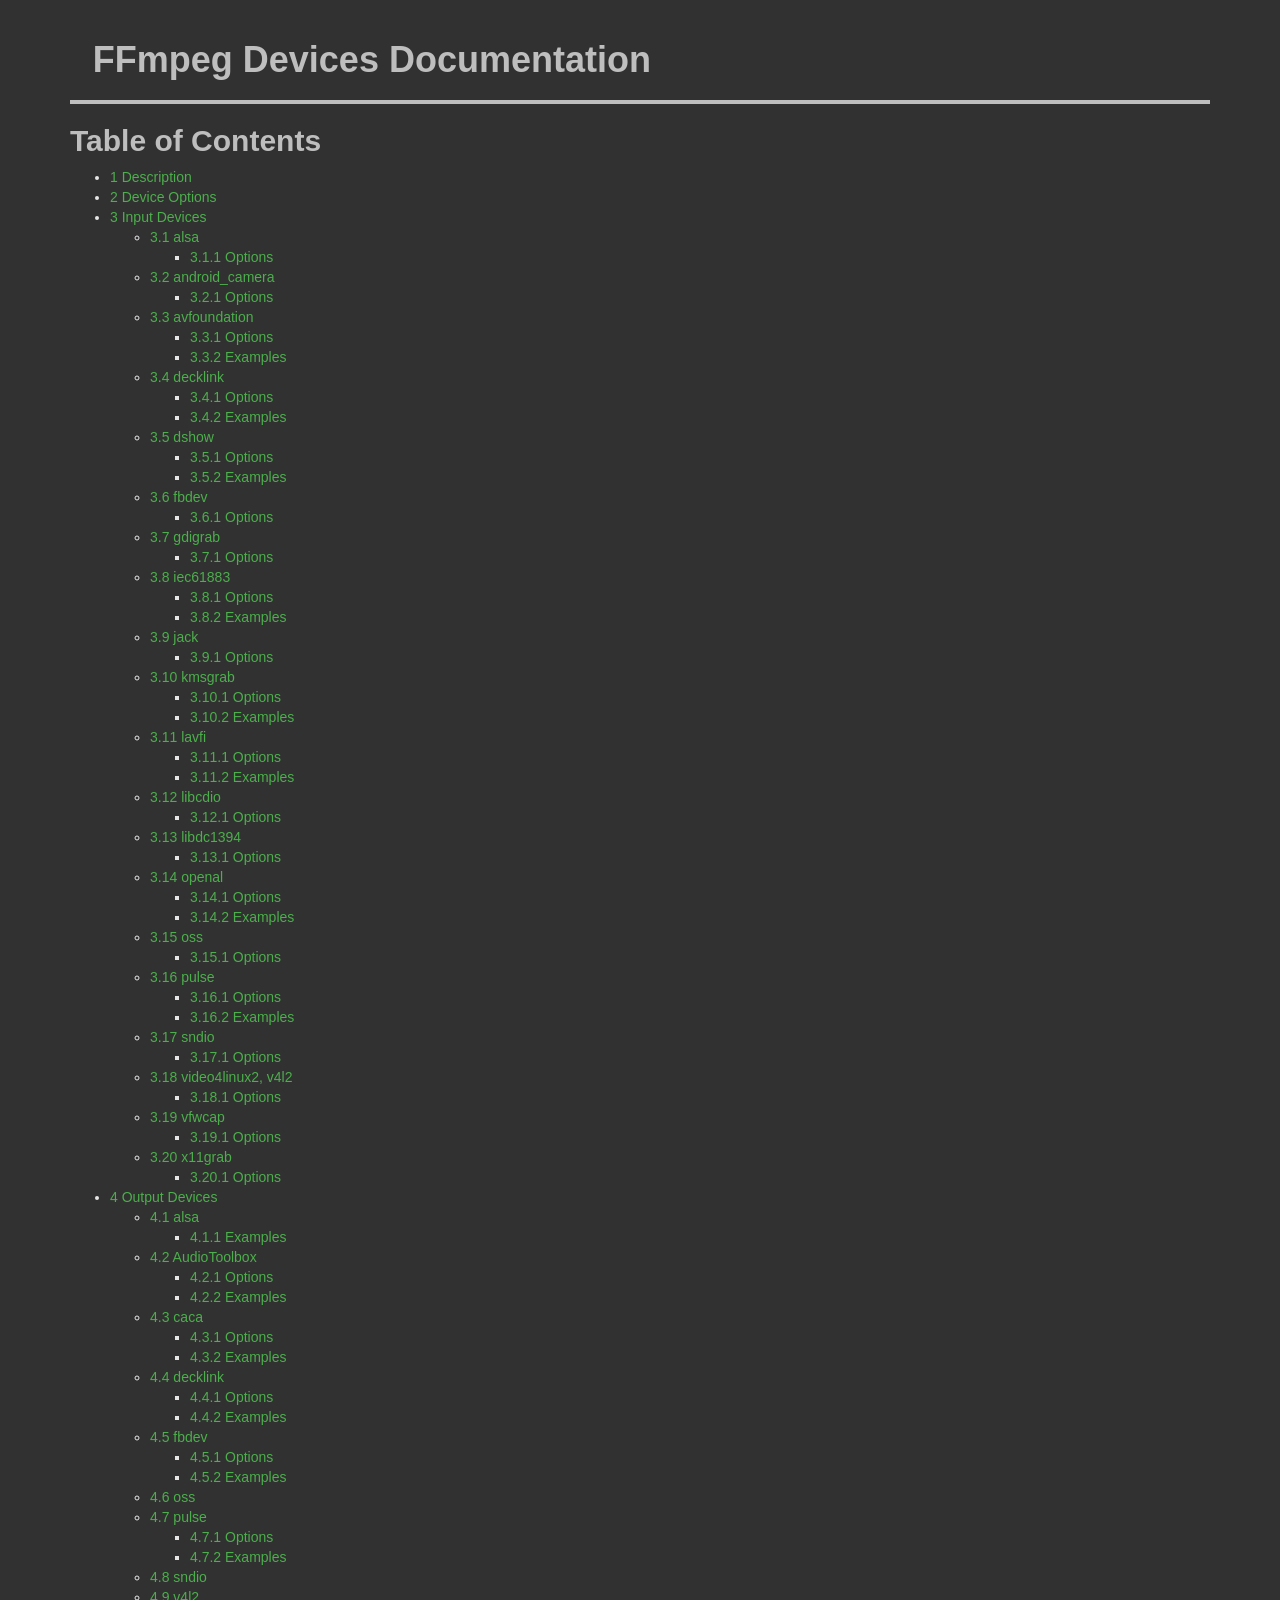
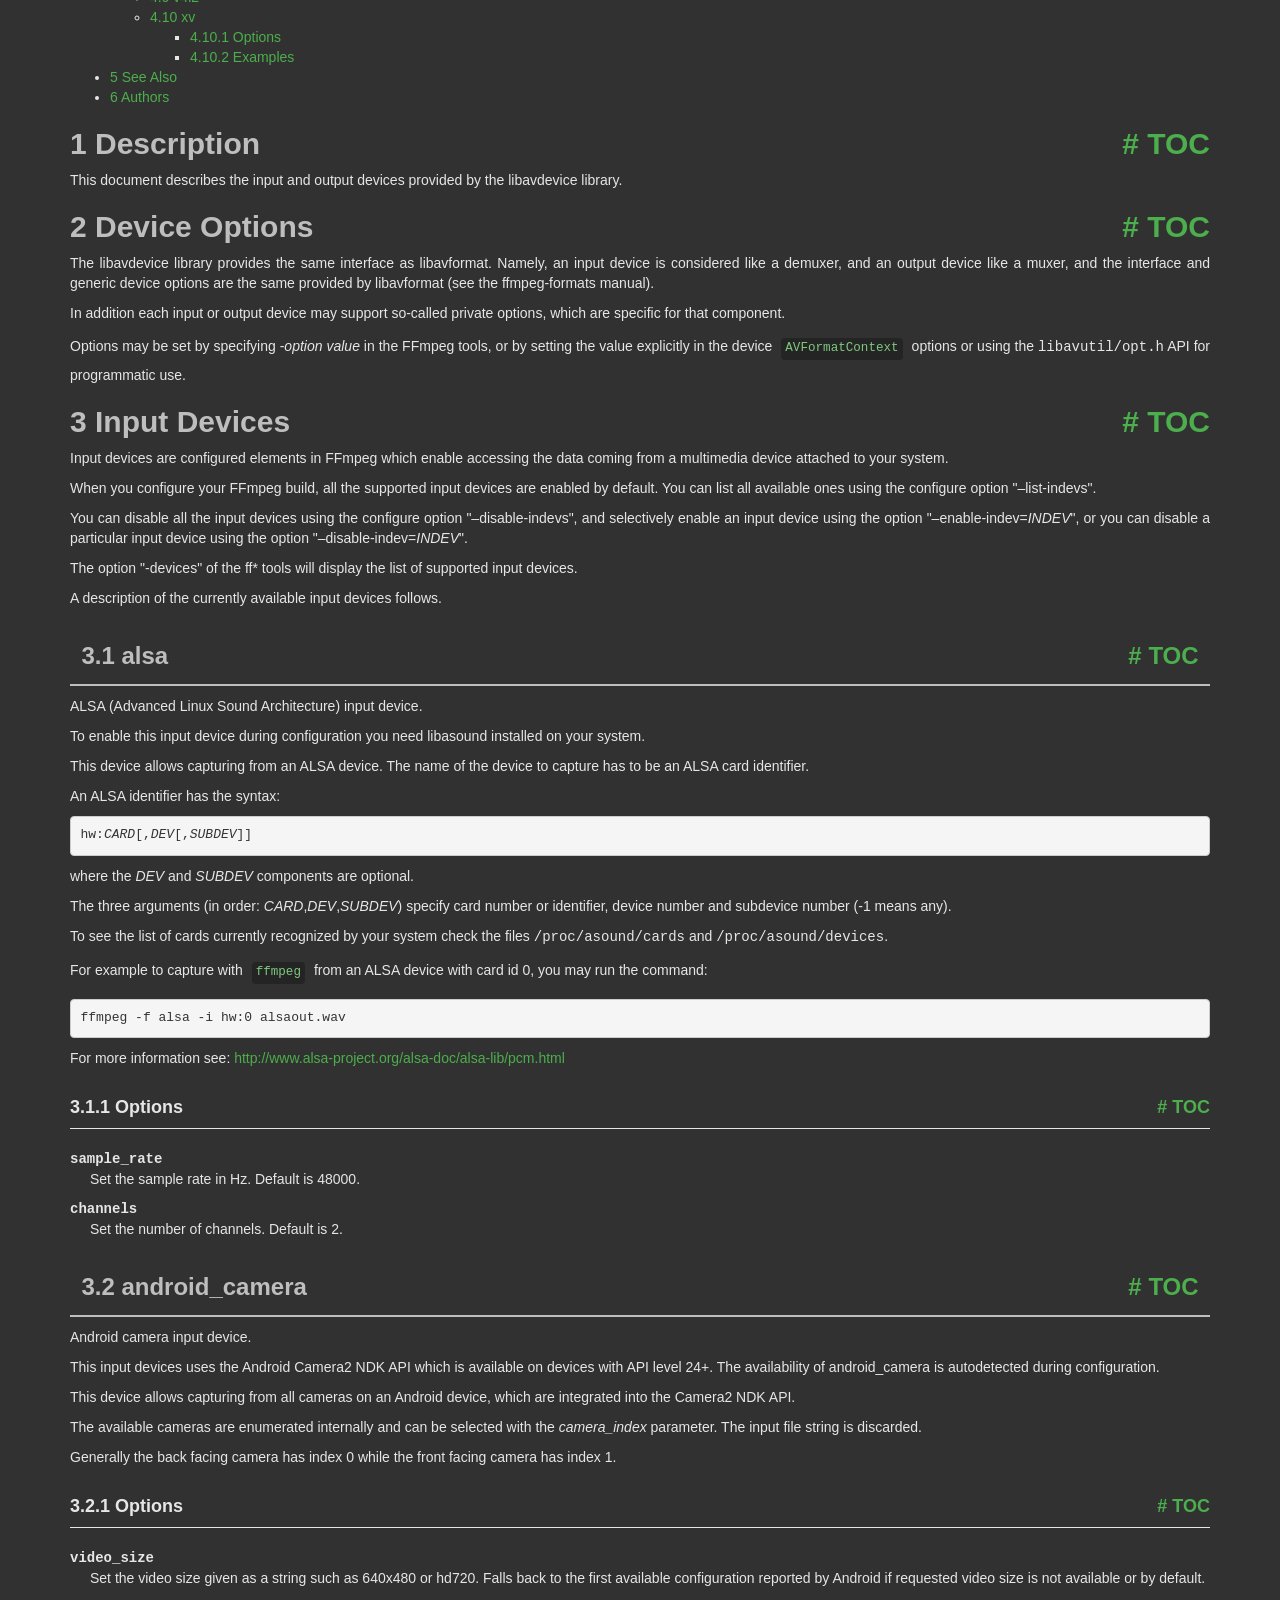
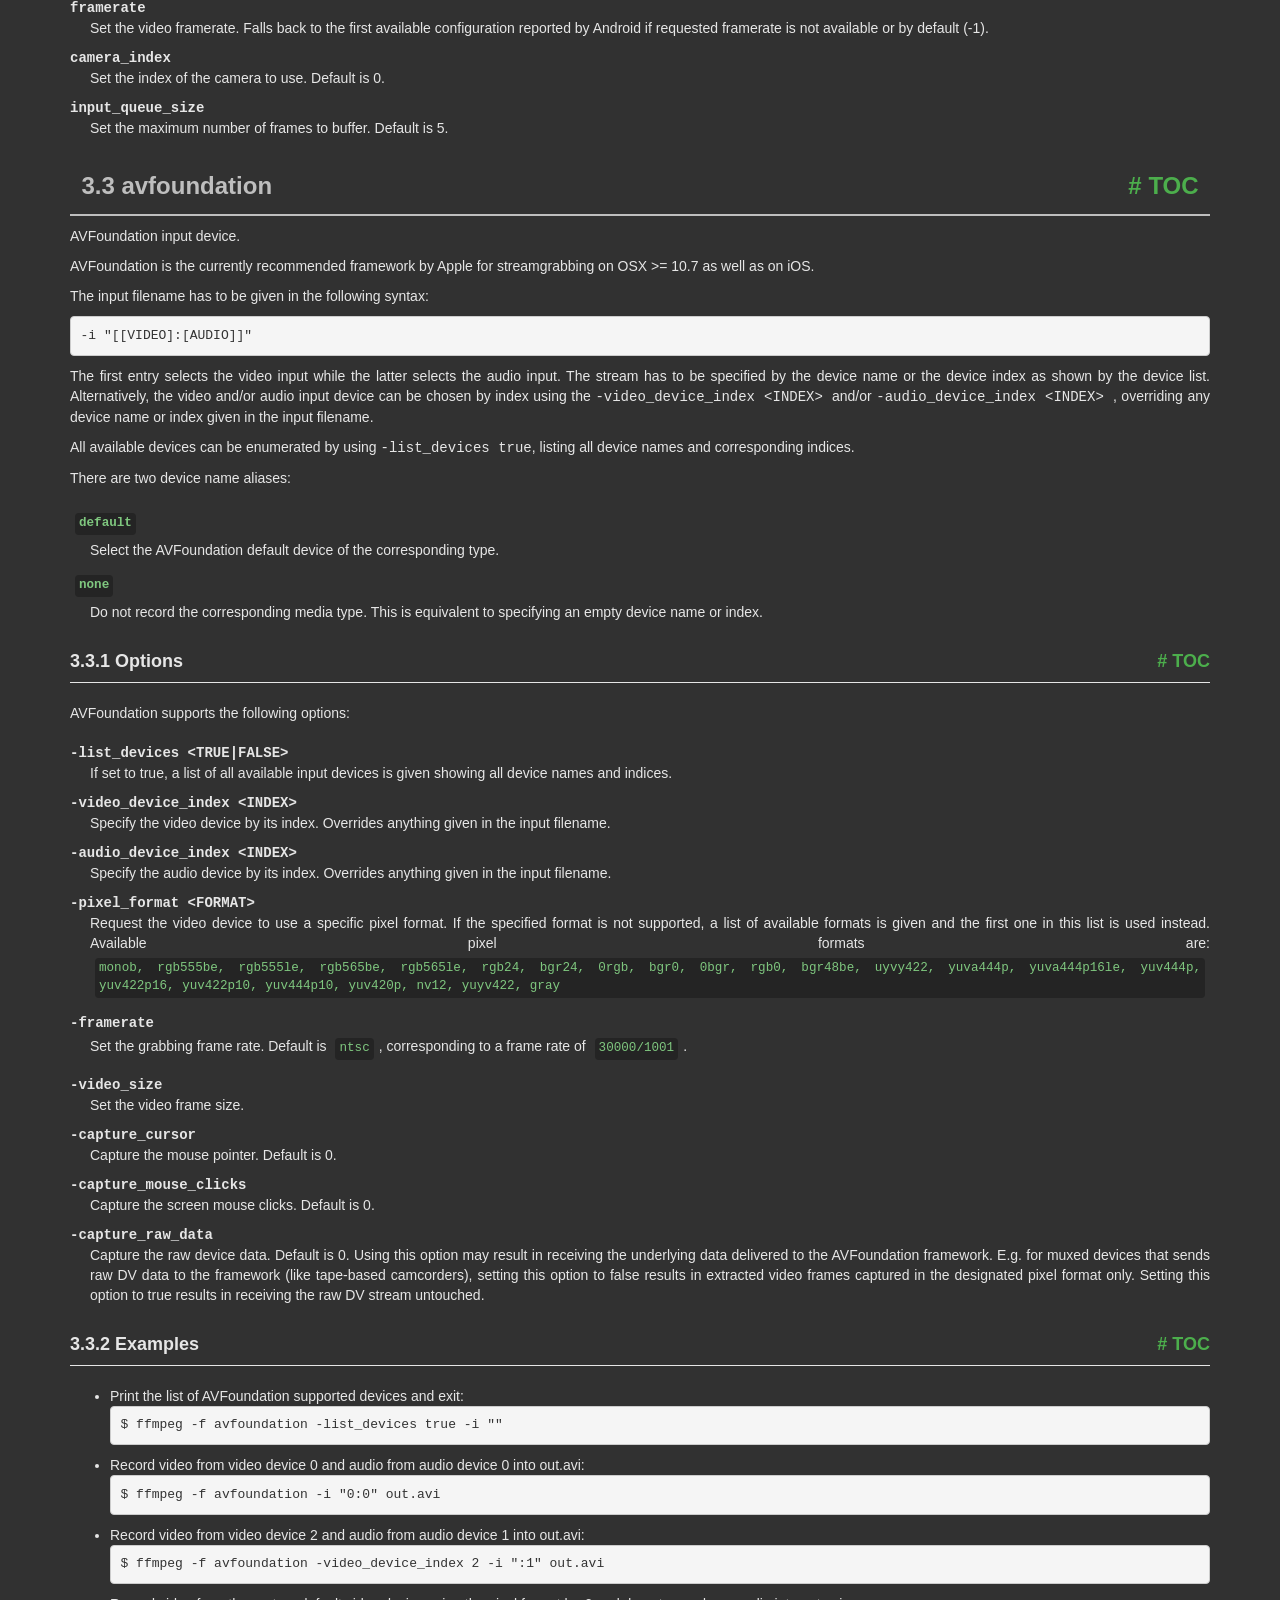
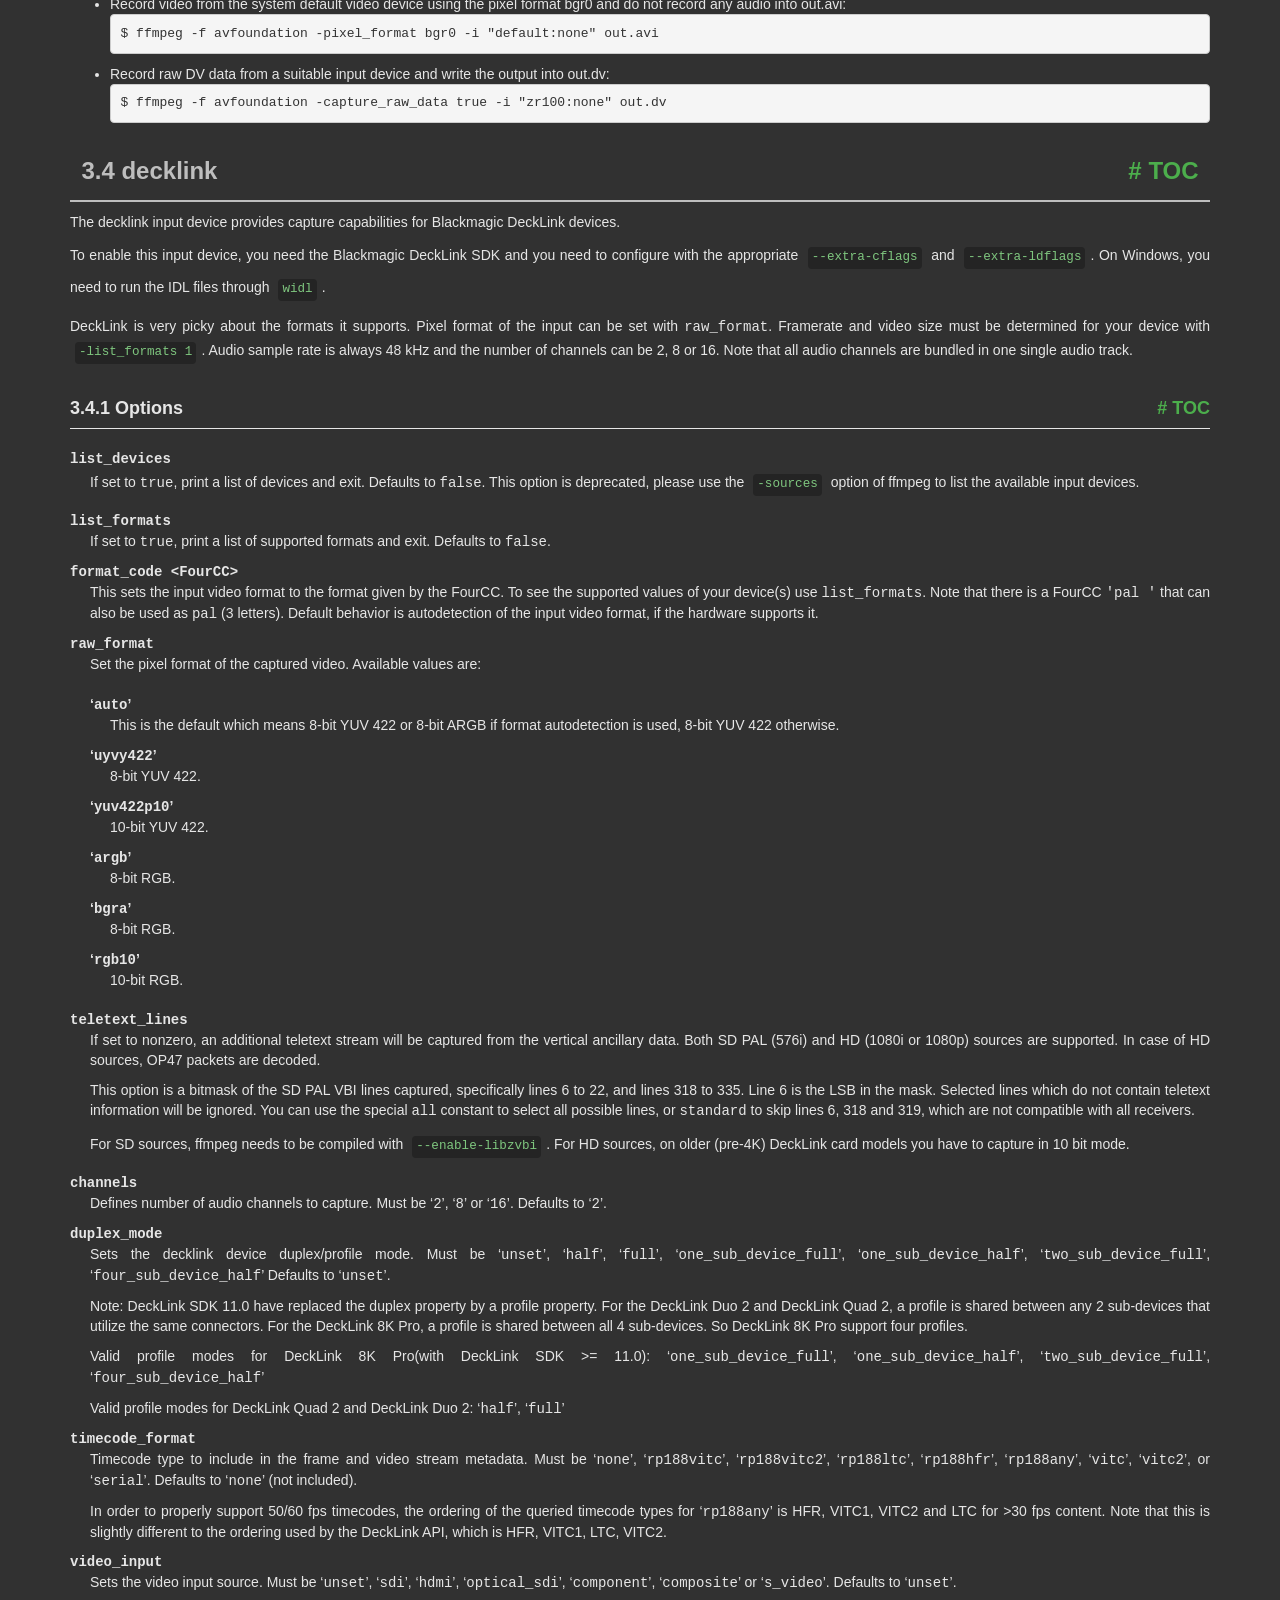
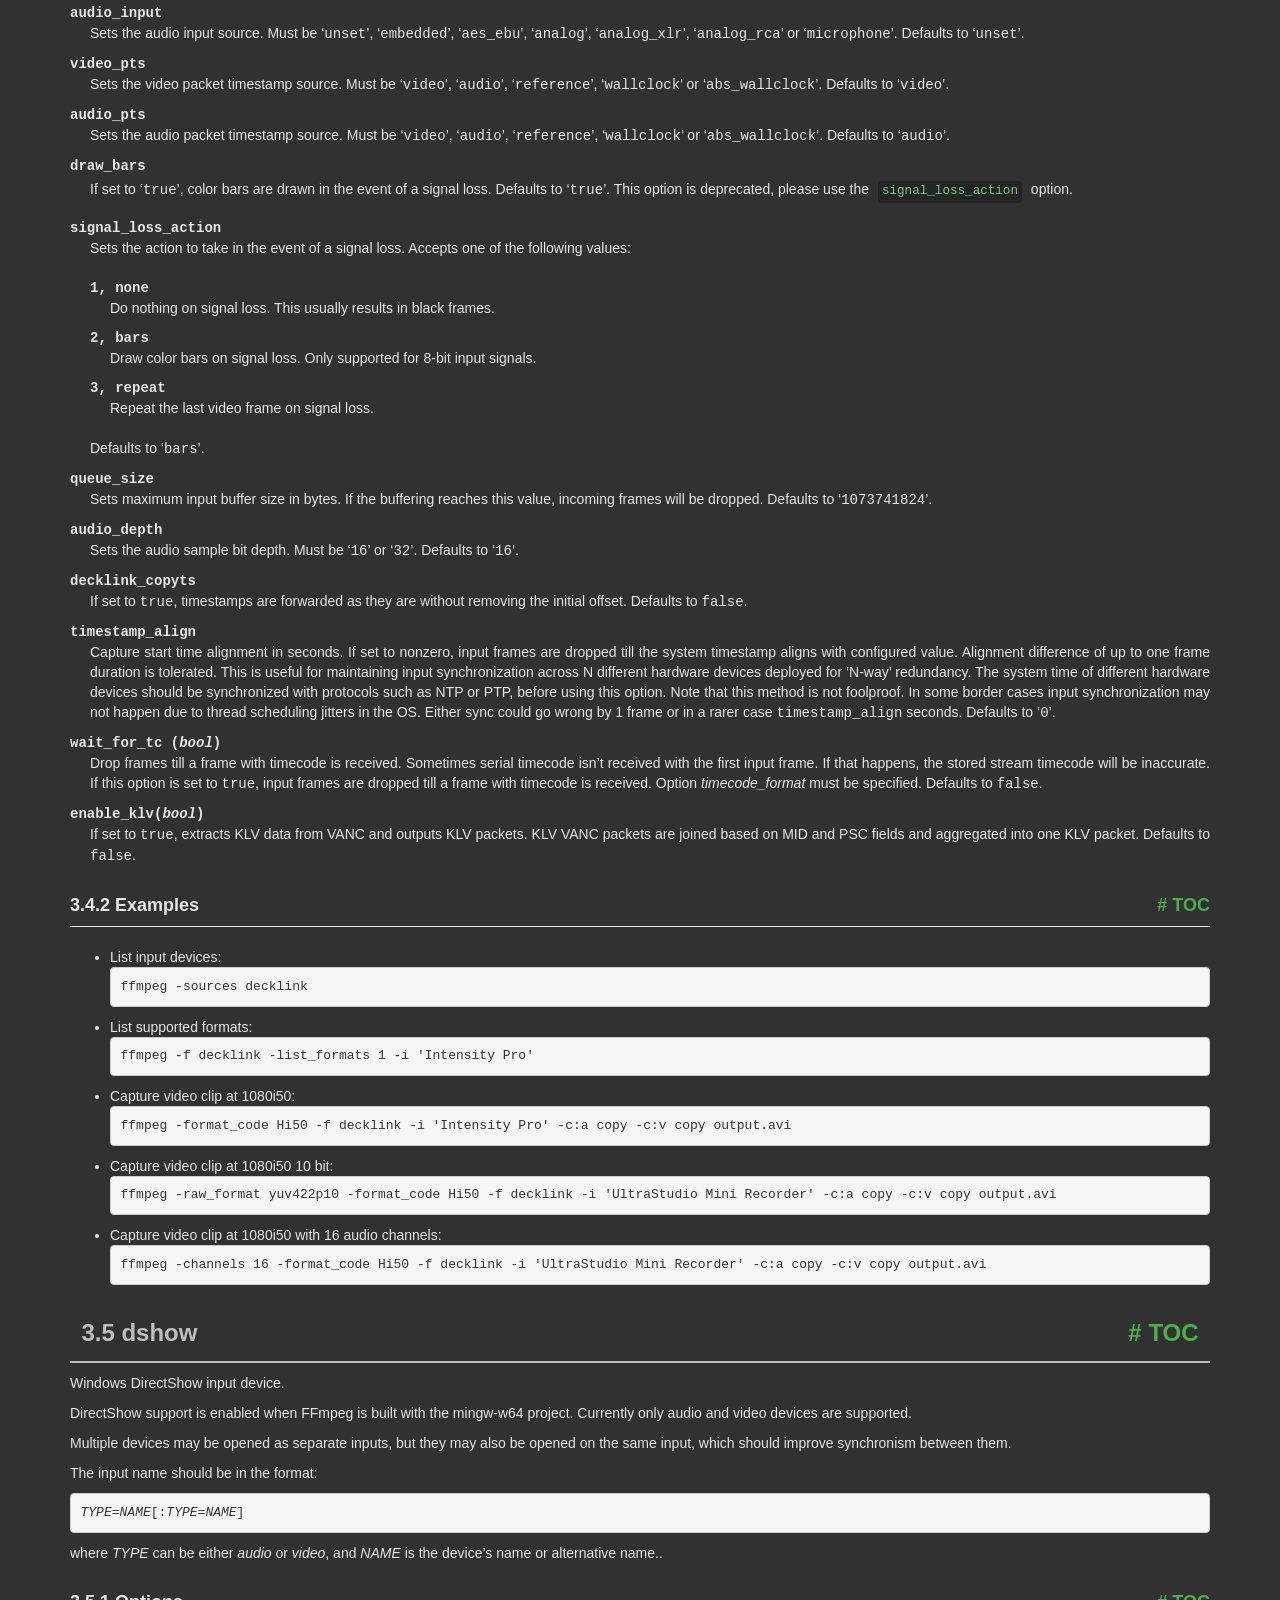
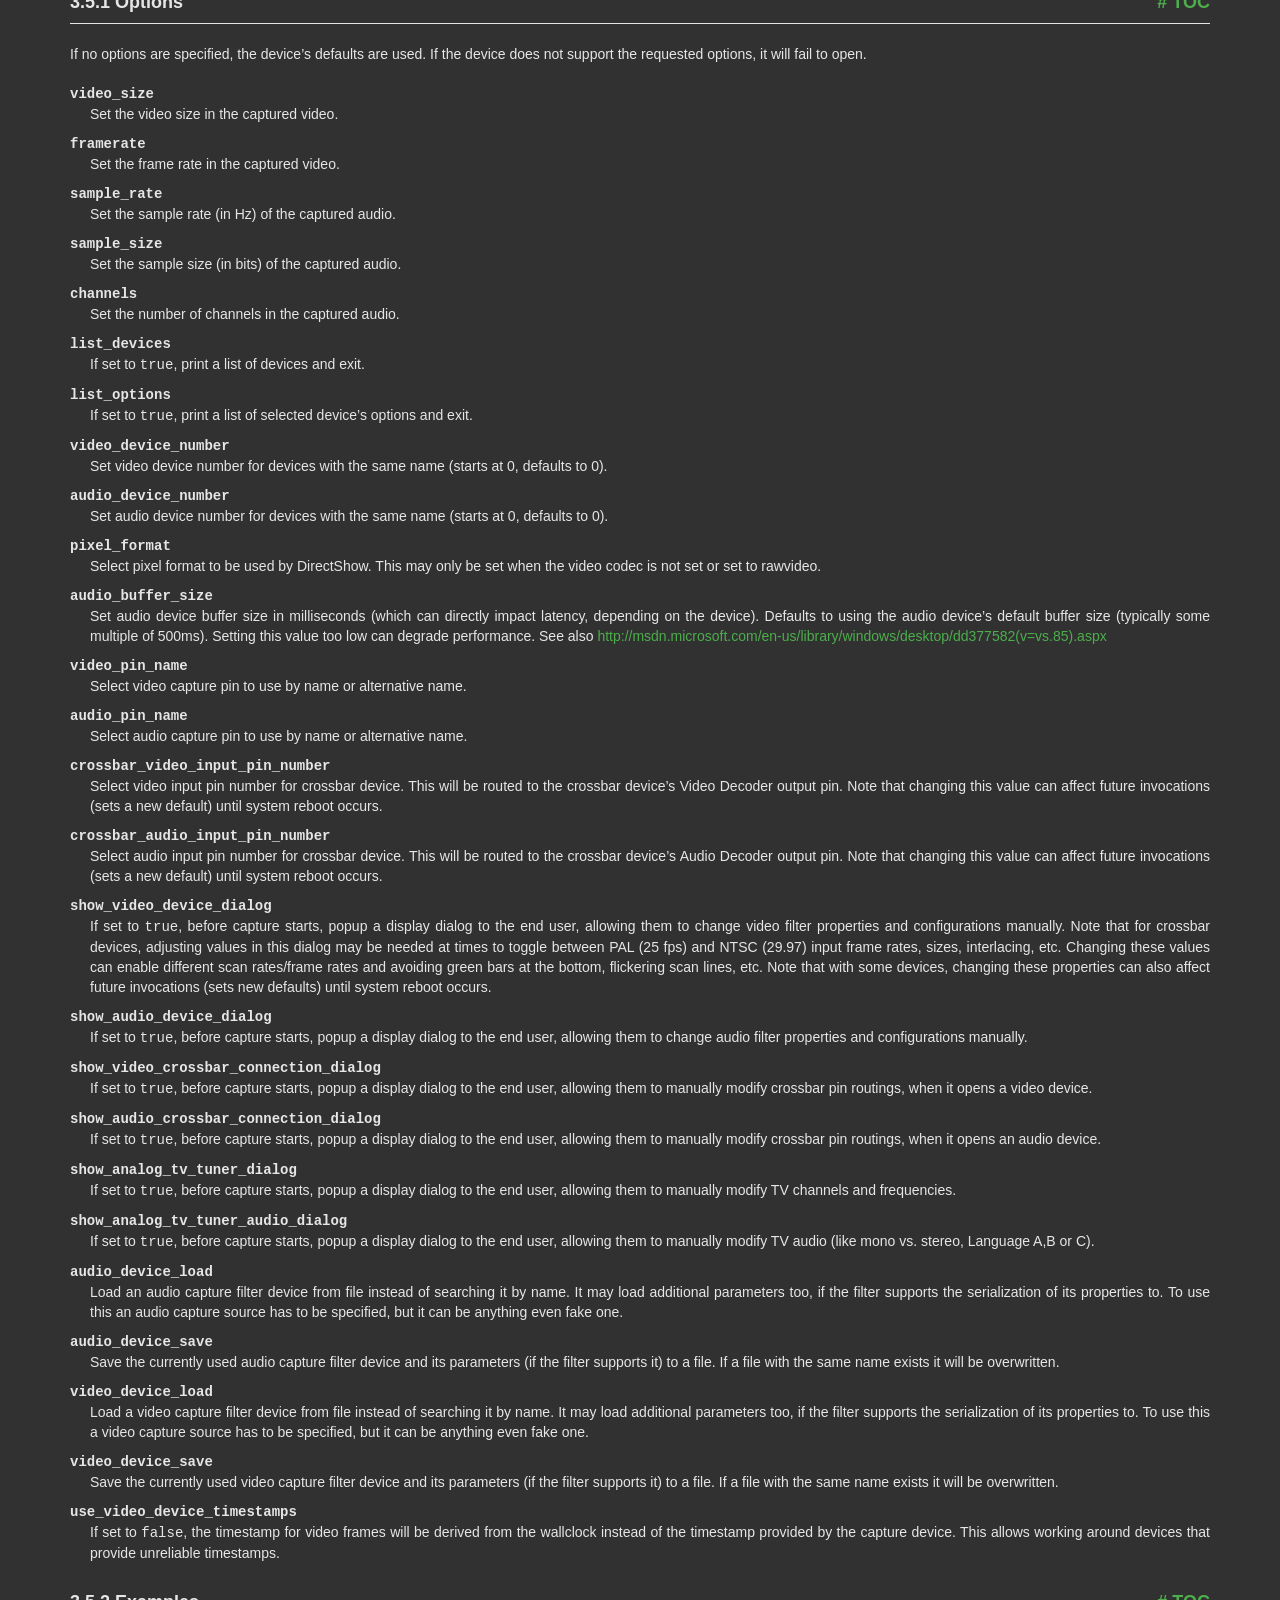
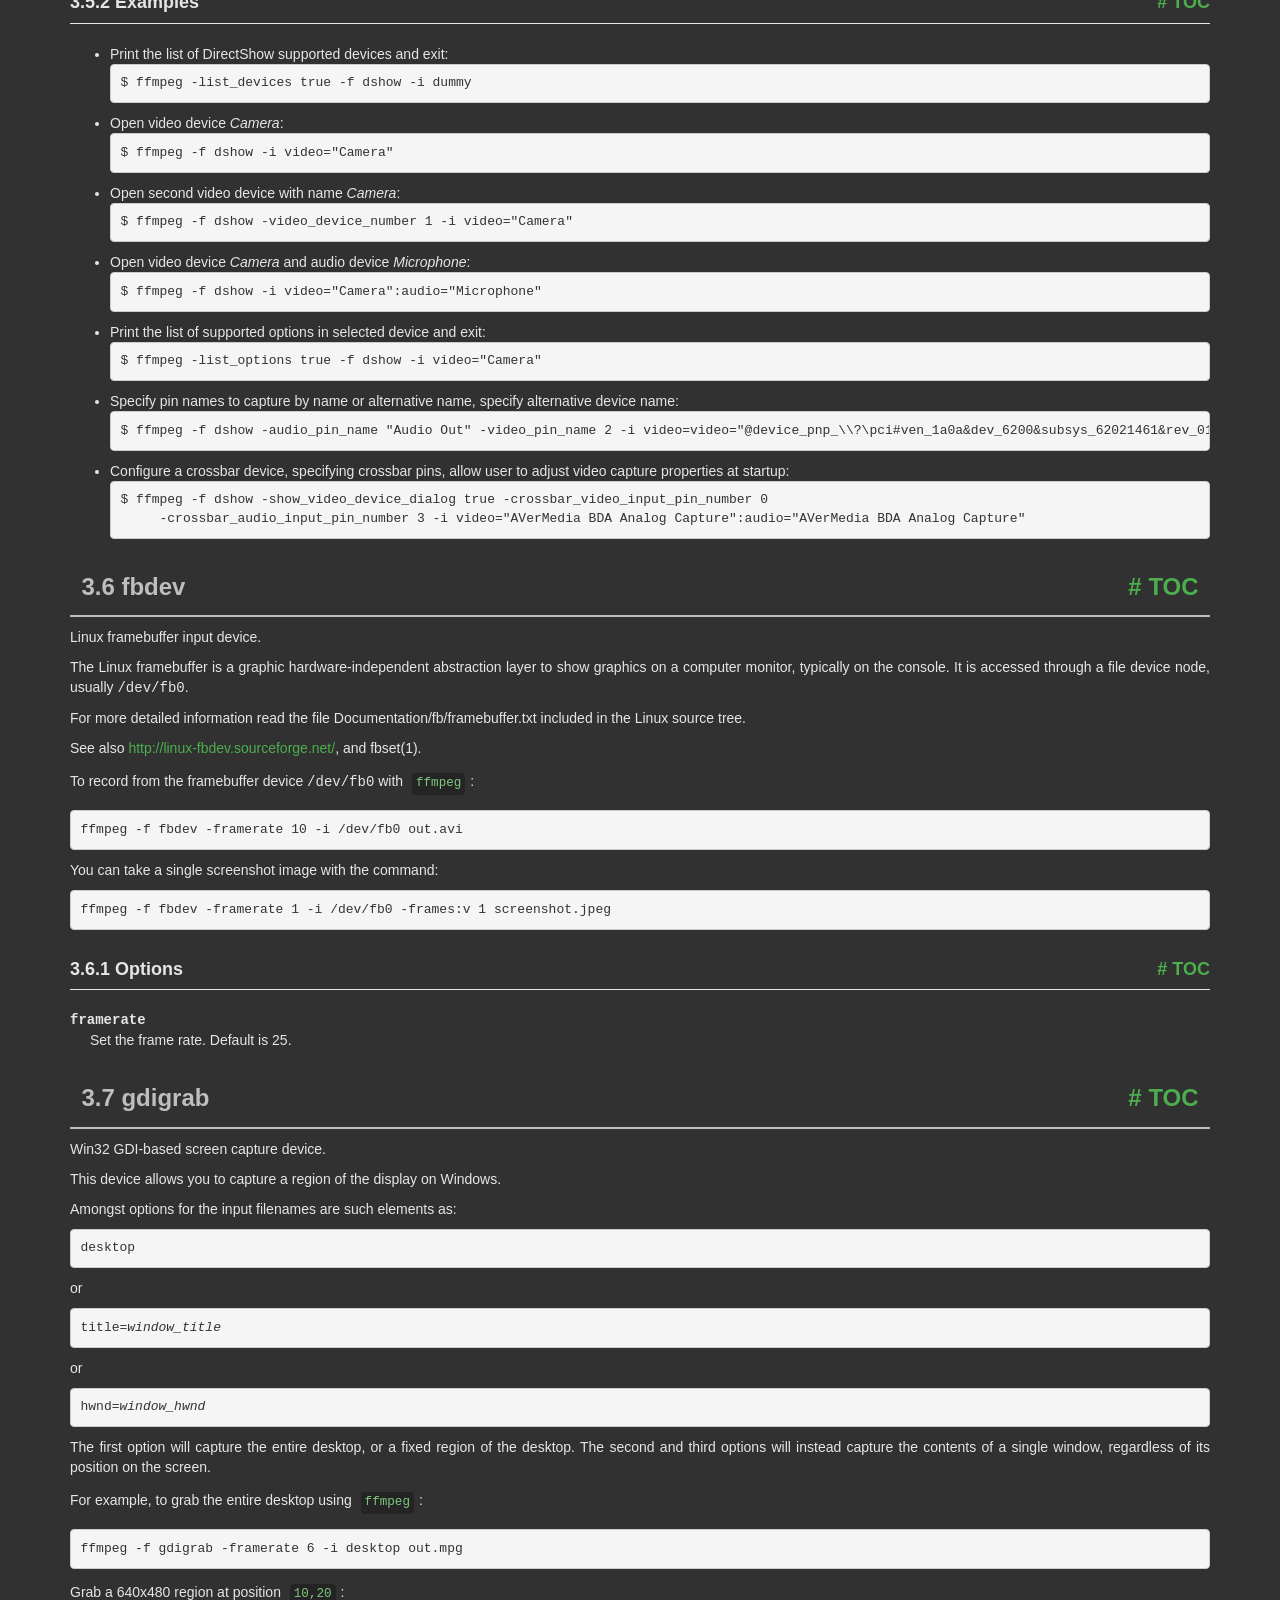
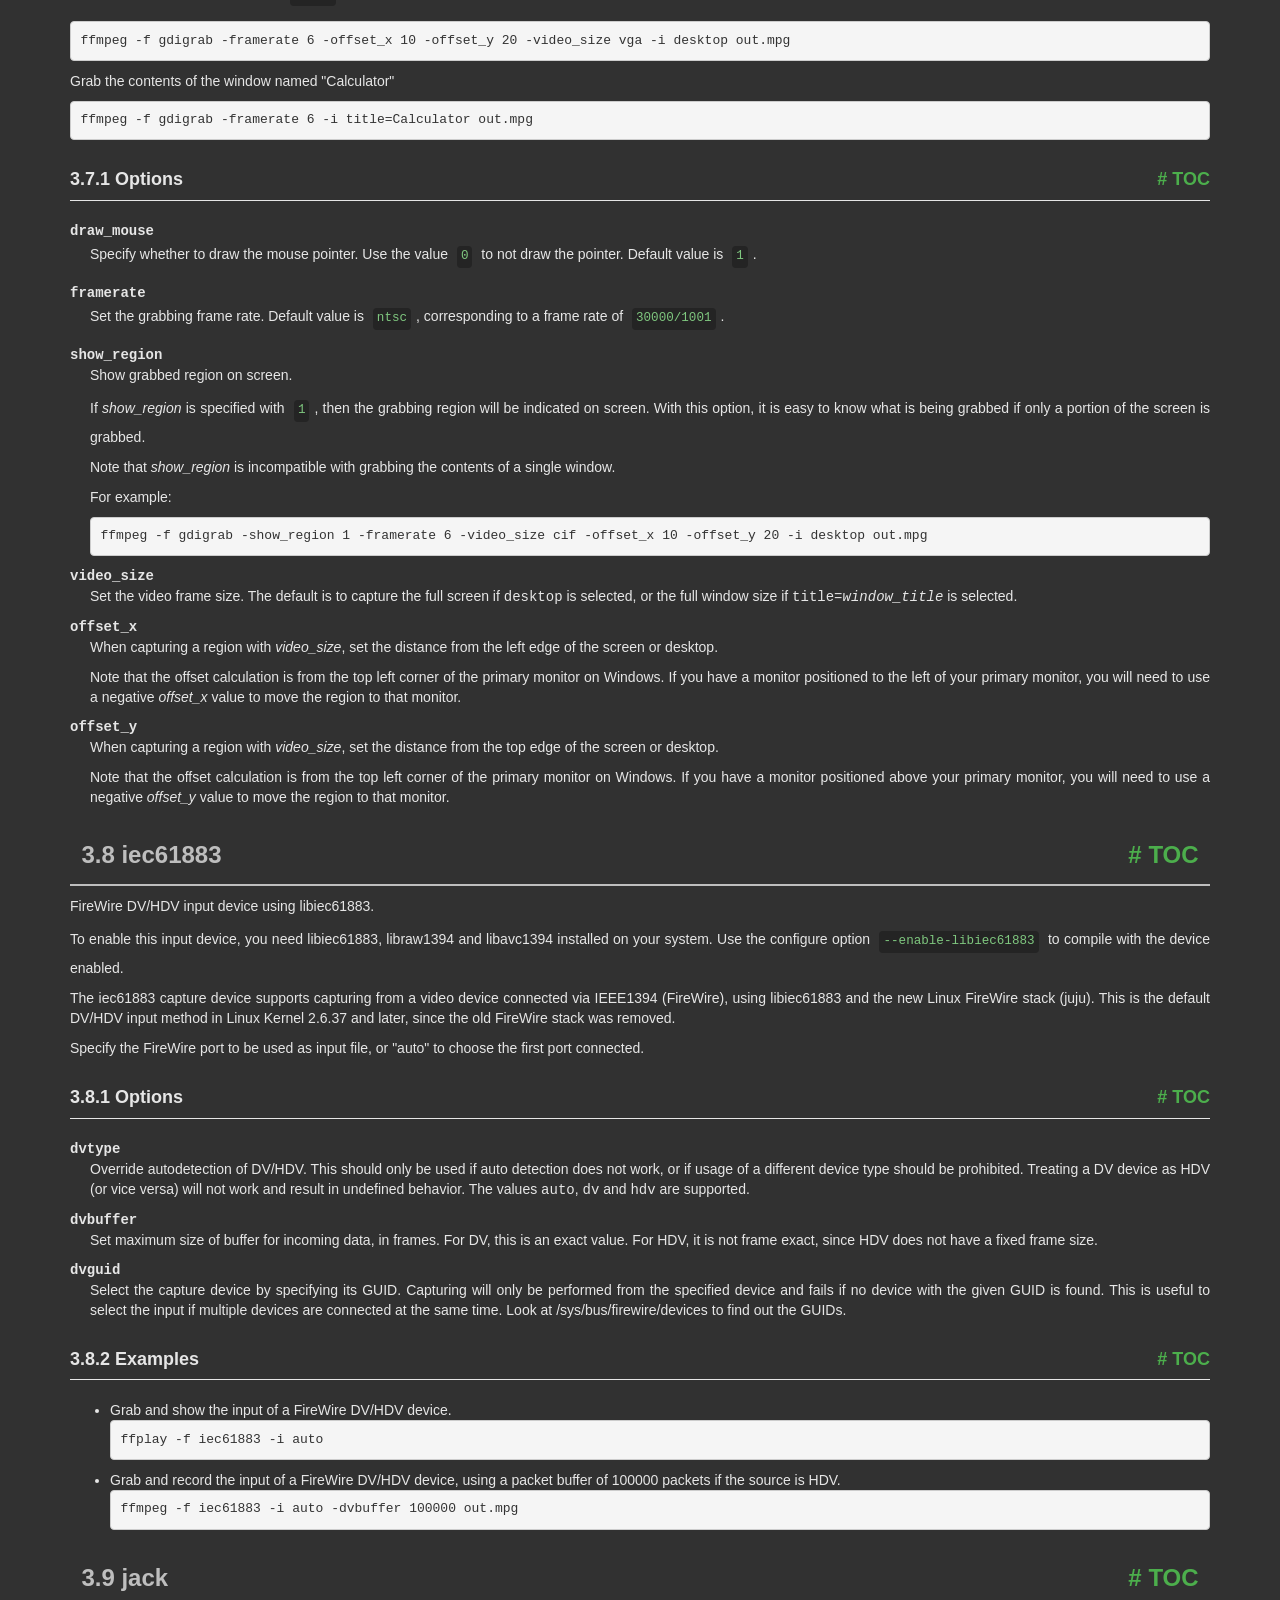
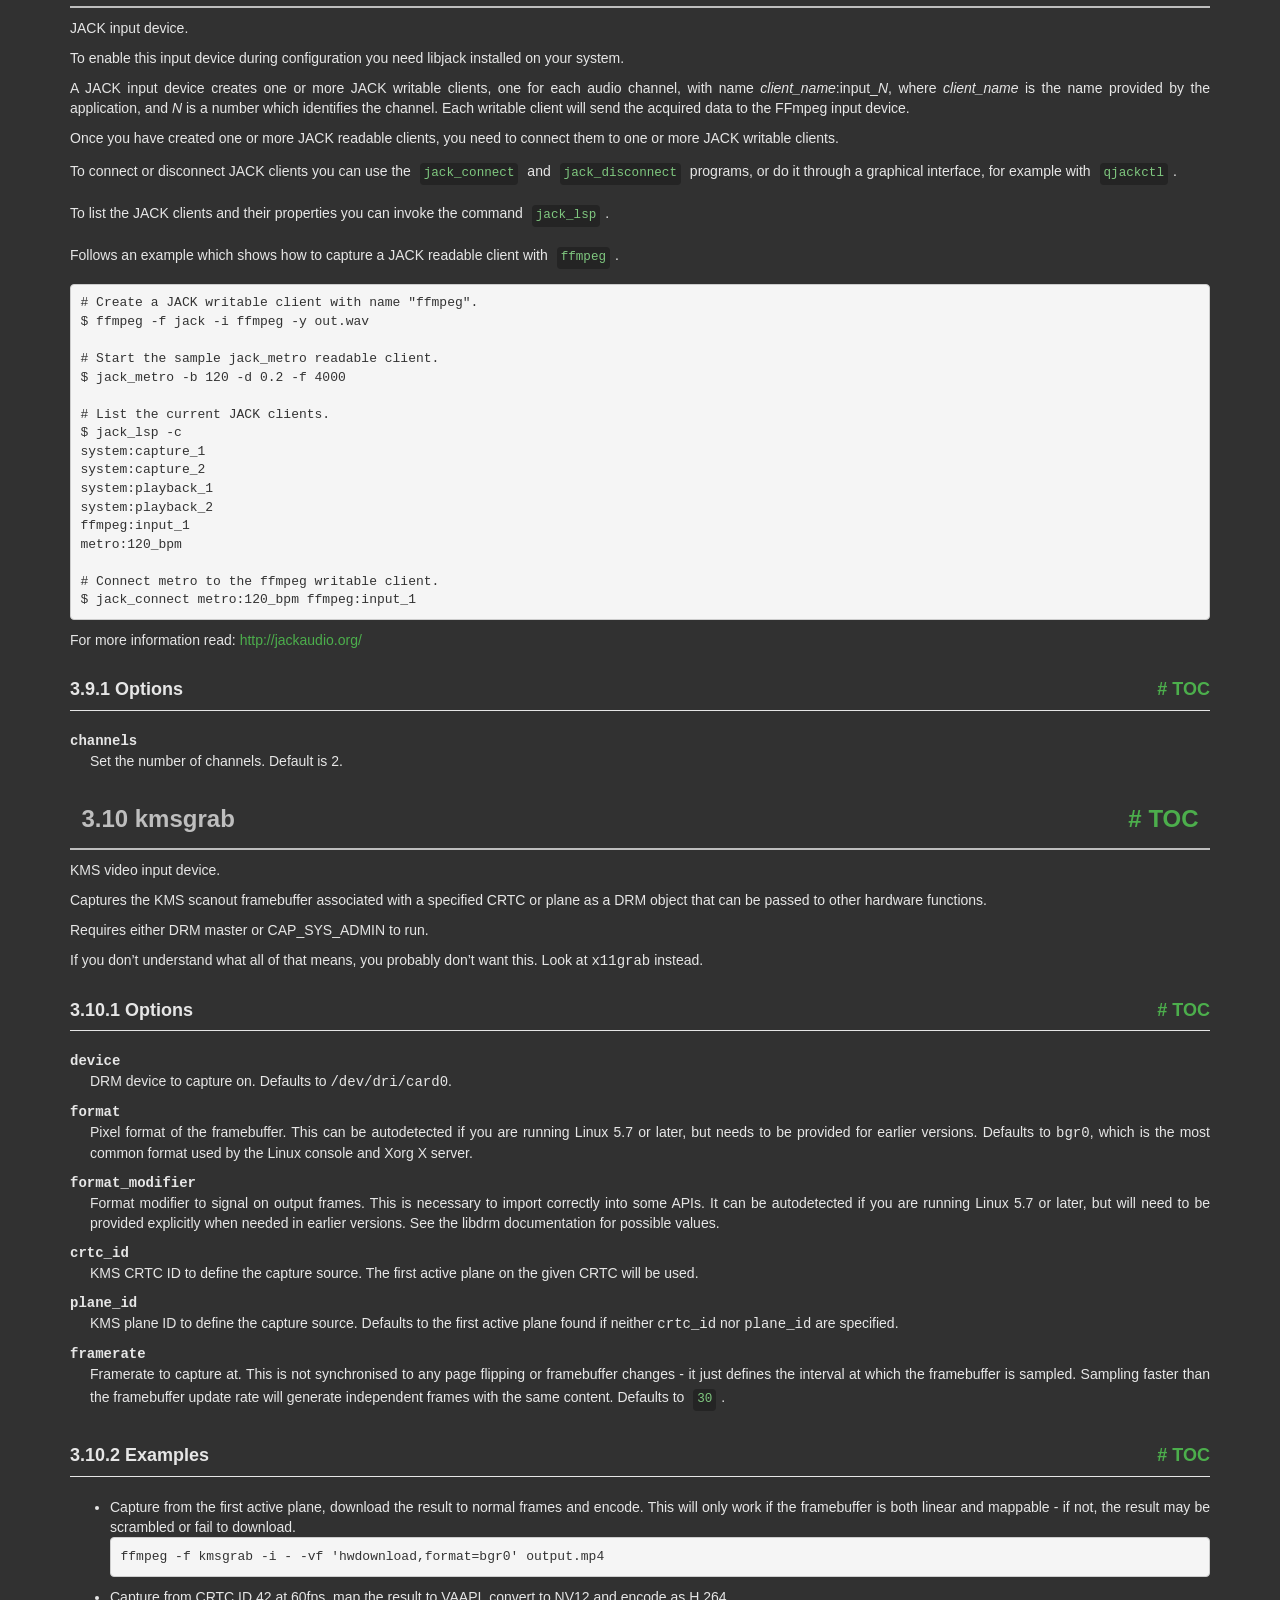
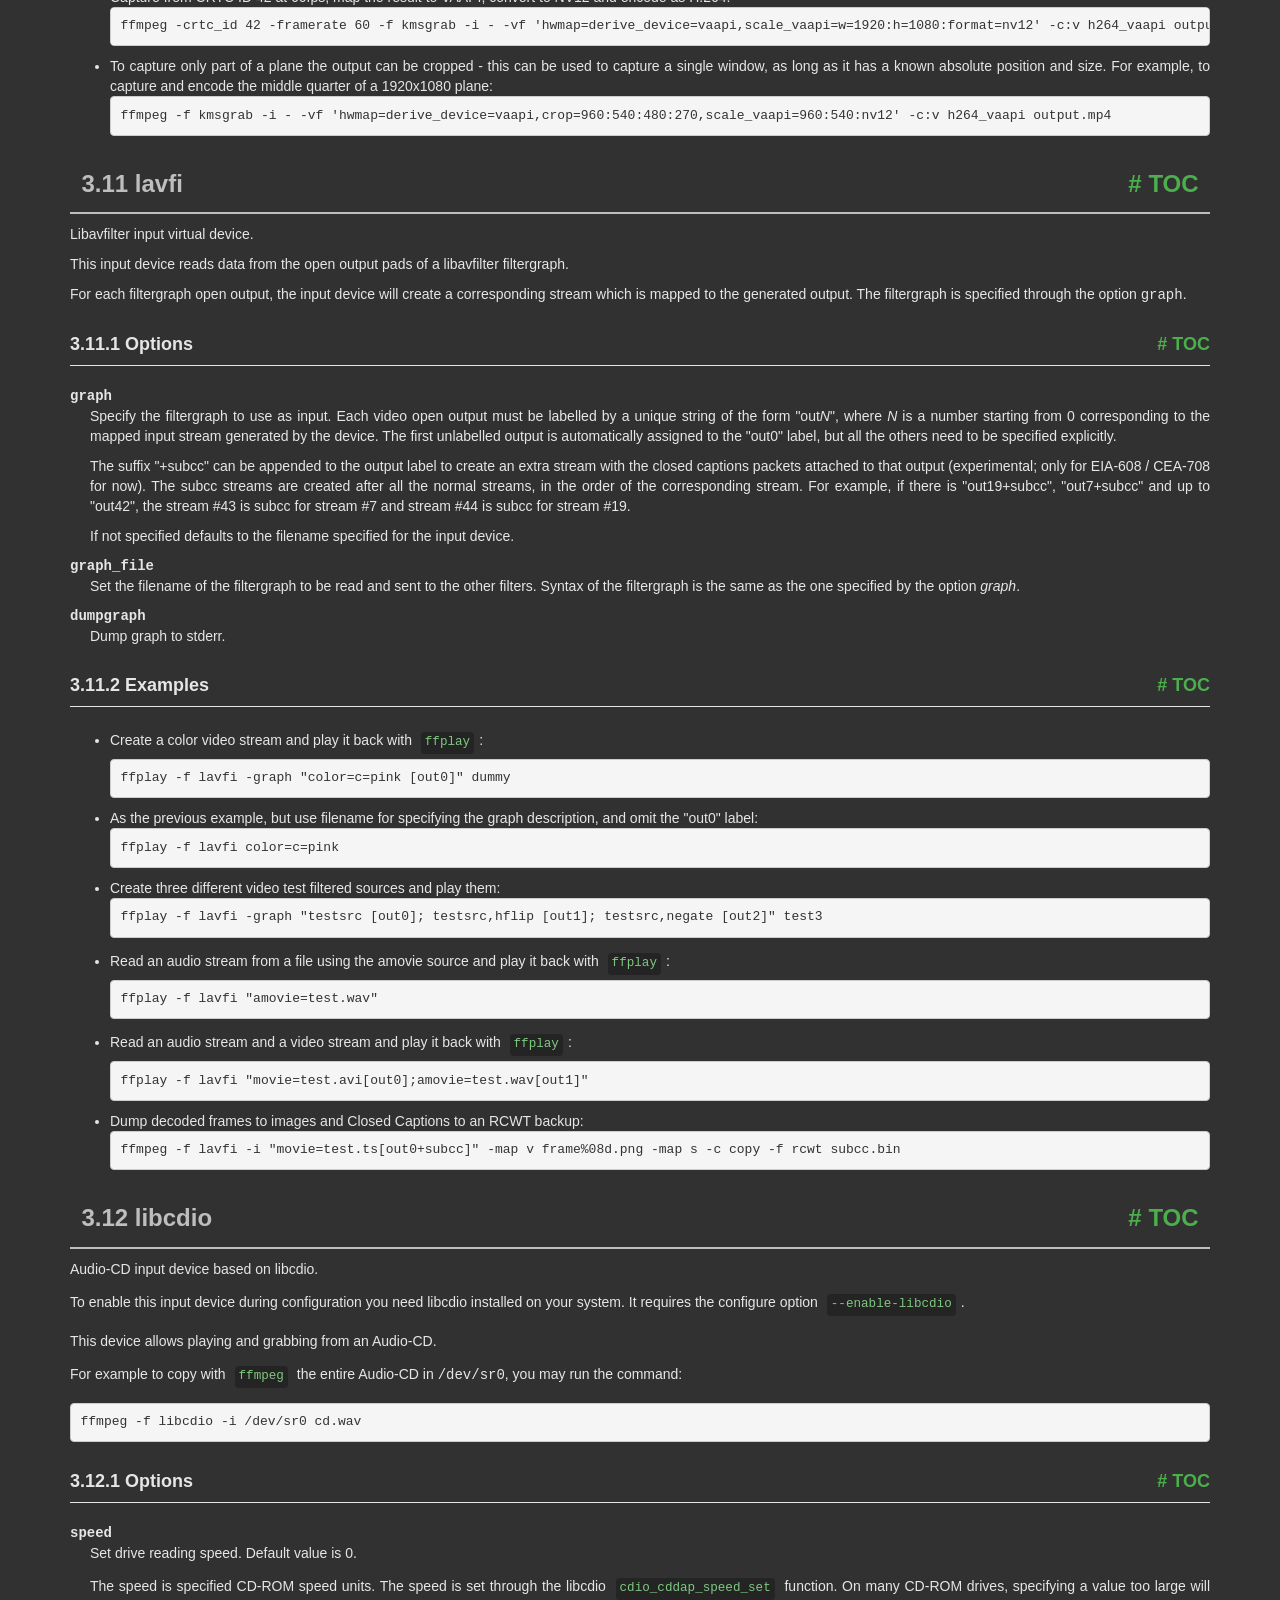
<file: ffmpeg/doc/ffmpeg-devices.html>
<!DOCTYPE html PUBLIC "-//W3C//DTD HTML 4.01 Transitional//EN" "http://www.w3.org/TR/html4/loose.dtd">
<html>
<!-- Created by GNU Texinfo 7.2, https://www.gnu.org/software/texinfo/ -->
  <head>
    <meta charset="utf-8">
    <title>
      FFmpeg Devices Documentation
    </title>
    <meta name="viewport" content="width=device-width,initial-scale=1.0">
    <link rel="stylesheet" type="text/css" href="bootstrap.min.css">
    <link rel="stylesheet" type="text/css" href="style.min.css">
  </head>
  <body>
    <div class="container">
      <h1>
      FFmpeg Devices Documentation
      </h1>


<a name="SEC_Top"></a>

<div class="region-contents" id="SEC_Contents">
<h2 class="contents-heading">Table of Contents</h2>

<div class="contents">

<ul class="toc-numbered-mark">
  <li><a id="toc-Description" href="#Description">1 Description</a></li>
  <li><a id="toc-Device-Options" href="#Device-Options">2 Device Options</a></li>
  <li><a id="toc-Input-Devices" href="#Input-Devices">3 Input Devices</a>
  <ul class="toc-numbered-mark">
    <li><a id="toc-alsa" href="#alsa">3.1 alsa</a>
    <ul class="toc-numbered-mark">
      <li><a id="toc-Options" href="#Options">3.1.1 Options</a></li>
    </ul></li>
    <li><a id="toc-android_005fcamera" href="#android_005fcamera">3.2 android_camera</a>
    <ul class="toc-numbered-mark">
      <li><a id="toc-Options-1" href="#Options-1">3.2.1 Options</a></li>
    </ul></li>
    <li><a id="toc-avfoundation" href="#avfoundation">3.3 avfoundation</a>
    <ul class="toc-numbered-mark">
      <li><a id="toc-Options-2" href="#Options-2">3.3.1 Options</a></li>
      <li><a id="toc-Examples" href="#Examples">3.3.2 Examples</a></li>
    </ul></li>
    <li><a id="toc-decklink" href="#decklink">3.4 decklink</a>
    <ul class="toc-numbered-mark">
      <li><a id="toc-Options-3" href="#Options-3">3.4.1 Options</a></li>
      <li><a id="toc-Examples-1" href="#Examples-1">3.4.2 Examples</a></li>
    </ul></li>
    <li><a id="toc-dshow" href="#dshow">3.5 dshow</a>
    <ul class="toc-numbered-mark">
      <li><a id="toc-Options-4" href="#Options-4">3.5.1 Options</a></li>
      <li><a id="toc-Examples-2" href="#Examples-2">3.5.2 Examples</a></li>
    </ul></li>
    <li><a id="toc-fbdev" href="#fbdev">3.6 fbdev</a>
    <ul class="toc-numbered-mark">
      <li><a id="toc-Options-5" href="#Options-5">3.6.1 Options</a></li>
    </ul></li>
    <li><a id="toc-gdigrab" href="#gdigrab">3.7 gdigrab</a>
    <ul class="toc-numbered-mark">
      <li><a id="toc-Options-6" href="#Options-6">3.7.1 Options</a></li>
    </ul></li>
    <li><a id="toc-iec61883" href="#iec61883">3.8 iec61883</a>
    <ul class="toc-numbered-mark">
      <li><a id="toc-Options-7" href="#Options-7">3.8.1 Options</a></li>
      <li><a id="toc-Examples-3" href="#Examples-3">3.8.2 Examples</a></li>
    </ul></li>
    <li><a id="toc-jack" href="#jack">3.9 jack</a>
    <ul class="toc-numbered-mark">
      <li><a id="toc-Options-8" href="#Options-8">3.9.1 Options</a></li>
    </ul></li>
    <li><a id="toc-kmsgrab" href="#kmsgrab">3.10 kmsgrab</a>
    <ul class="toc-numbered-mark">
      <li><a id="toc-Options-9" href="#Options-9">3.10.1 Options</a></li>
      <li><a id="toc-Examples-4" href="#Examples-4">3.10.2 Examples</a></li>
    </ul></li>
    <li><a id="toc-lavfi" href="#lavfi">3.11 lavfi</a>
    <ul class="toc-numbered-mark">
      <li><a id="toc-Options-10" href="#Options-10">3.11.1 Options</a></li>
      <li><a id="toc-Examples-5" href="#Examples-5">3.11.2 Examples</a></li>
    </ul></li>
    <li><a id="toc-libcdio" href="#libcdio">3.12 libcdio</a>
    <ul class="toc-numbered-mark">
      <li><a id="toc-Options-11" href="#Options-11">3.12.1 Options</a></li>
    </ul></li>
    <li><a id="toc-libdc1394" href="#libdc1394">3.13 libdc1394</a>
    <ul class="toc-numbered-mark">
      <li><a id="toc-Options-12" href="#Options-12">3.13.1 Options</a></li>
    </ul></li>
    <li><a id="toc-openal" href="#openal">3.14 openal</a>
    <ul class="toc-numbered-mark">
      <li><a id="toc-Options-13" href="#Options-13">3.14.1 Options</a></li>
      <li><a id="toc-Examples-6" href="#Examples-6">3.14.2 Examples</a></li>
    </ul></li>
    <li><a id="toc-oss" href="#oss">3.15 oss</a>
    <ul class="toc-numbered-mark">
      <li><a id="toc-Options-14" href="#Options-14">3.15.1 Options</a></li>
    </ul></li>
    <li><a id="toc-pulse" href="#pulse">3.16 pulse</a>
    <ul class="toc-numbered-mark">
      <li><a id="toc-Options-15" href="#Options-15">3.16.1 Options</a></li>
      <li><a id="toc-Examples-7" href="#Examples-7">3.16.2 Examples</a></li>
    </ul></li>
    <li><a id="toc-sndio" href="#sndio">3.17 sndio</a>
    <ul class="toc-numbered-mark">
      <li><a id="toc-Options-16" href="#Options-16">3.17.1 Options</a></li>
    </ul></li>
    <li><a id="toc-video4linux2_002c-v4l2" href="#video4linux2_002c-v4l2">3.18 video4linux2, v4l2</a>
    <ul class="toc-numbered-mark">
      <li><a id="toc-Options-17" href="#Options-17">3.18.1 Options</a></li>
    </ul></li>
    <li><a id="toc-vfwcap" href="#vfwcap">3.19 vfwcap</a>
    <ul class="toc-numbered-mark">
      <li><a id="toc-Options-18" href="#Options-18">3.19.1 Options</a></li>
    </ul></li>
    <li><a id="toc-x11grab" href="#x11grab">3.20 x11grab</a>
    <ul class="toc-numbered-mark">
      <li><a id="toc-Options-19" href="#Options-19">3.20.1 Options</a></li>
    </ul></li>
  </ul></li>
  <li><a id="toc-Output-Devices" href="#Output-Devices">4 Output Devices</a>
  <ul class="toc-numbered-mark">
    <li><a id="toc-alsa-1" href="#alsa-1">4.1 alsa</a>
    <ul class="toc-numbered-mark">
      <li><a id="toc-Examples-8" href="#Examples-8">4.1.1 Examples</a></li>
    </ul></li>
    <li><a id="toc-AudioToolbox" href="#AudioToolbox">4.2 AudioToolbox</a>
    <ul class="toc-numbered-mark">
      <li><a id="toc-Options-20" href="#Options-20">4.2.1 Options</a></li>
      <li><a id="toc-Examples-9" href="#Examples-9">4.2.2 Examples</a></li>
    </ul></li>
    <li><a id="toc-caca" href="#caca">4.3 caca</a>
    <ul class="toc-numbered-mark">
      <li><a id="toc-Options-21" href="#Options-21">4.3.1 Options</a></li>
      <li><a id="toc-Examples-10" href="#Examples-10">4.3.2 Examples</a></li>
    </ul></li>
    <li><a id="toc-decklink-1" href="#decklink-1">4.4 decklink</a>
    <ul class="toc-numbered-mark">
      <li><a id="toc-Options-22" href="#Options-22">4.4.1 Options</a></li>
      <li><a id="toc-Examples-11" href="#Examples-11">4.4.2 Examples</a></li>
    </ul></li>
    <li><a id="toc-fbdev-1" href="#fbdev-1">4.5 fbdev</a>
    <ul class="toc-numbered-mark">
      <li><a id="toc-Options-23" href="#Options-23">4.5.1 Options</a></li>
      <li><a id="toc-Examples-12" href="#Examples-12">4.5.2 Examples</a></li>
    </ul></li>
    <li><a id="toc-oss-1" href="#oss-1">4.6 oss</a></li>
    <li><a id="toc-pulse-1" href="#pulse-1">4.7 pulse</a>
    <ul class="toc-numbered-mark">
      <li><a id="toc-Options-24" href="#Options-24">4.7.1 Options</a></li>
      <li><a id="toc-Examples-13" href="#Examples-13">4.7.2 Examples</a></li>
    </ul></li>
    <li><a id="toc-sndio-1" href="#sndio-1">4.8 sndio</a></li>
    <li><a id="toc-v4l2" href="#v4l2">4.9 v4l2</a></li>
    <li><a id="toc-xv" href="#xv">4.10 xv</a>
    <ul class="toc-numbered-mark">
      <li><a id="toc-Options-25" href="#Options-25">4.10.1 Options</a></li>
      <li><a id="toc-Examples-14" href="#Examples-14">4.10.2 Examples</a></li>
    </ul></li>
  </ul></li>
  <li><a id="toc-See-Also" href="#See-Also">5 See Also</a></li>
  <li><a id="toc-Authors" href="#Authors">6 Authors</a></li>
</ul>
</div>
</div>

<a name="Description"></a>
<h2 class="chapter">1 Description<span class="pull-right"><a class="anchor hidden-xs" href="#Description" aria-hidden="true">#</a> <a class="anchor hidden-xs"href="#toc-Description" aria-hidden="true">TOC</a></span></h2>

<p>This document describes the input and output devices provided by the
libavdevice library.
</p>

<a name="Device-Options"></a>
<h2 class="chapter">2 Device Options<span class="pull-right"><a class="anchor hidden-xs" href="#Device-Options" aria-hidden="true">#</a> <a class="anchor hidden-xs"href="#toc-Device-Options" aria-hidden="true">TOC</a></span></h2>

<p>The libavdevice library provides the same interface as
libavformat. Namely, an input device is considered like a demuxer, and
an output device like a muxer, and the interface and generic device
options are the same provided by libavformat (see the ffmpeg-formats
manual).
</p>
<p>In addition each input or output device may support so-called private
options, which are specific for that component.
</p>
<p>Options may be set by specifying -<var class="var">option</var> <var class="var">value</var> in the
FFmpeg tools, or by setting the value explicitly in the device
<code class="code">AVFormatContext</code> options or using the <samp class="file">libavutil/opt.h</samp> API
for programmatic use.
</p>

<a name="Input-Devices"></a>
<h2 class="chapter">3 Input Devices<span class="pull-right"><a class="anchor hidden-xs" href="#Input-Devices" aria-hidden="true">#</a> <a class="anchor hidden-xs"href="#toc-Input-Devices" aria-hidden="true">TOC</a></span></h2>

<p>Input devices are configured elements in FFmpeg which enable accessing
the data coming from a multimedia device attached to your system.
</p>
<p>When you configure your FFmpeg build, all the supported input devices
are enabled by default. You can list all available ones using the
configure option &quot;&ndash;list-indevs&quot;.
</p>
<p>You can disable all the input devices using the configure option
&quot;&ndash;disable-indevs&quot;, and selectively enable an input device using the
option &quot;&ndash;enable-indev=<var class="var">INDEV</var>&quot;, or you can disable a particular
input device using the option &quot;&ndash;disable-indev=<var class="var">INDEV</var>&quot;.
</p>
<p>The option &quot;-devices&quot; of the ff* tools will display the list of
supported input devices.
</p>
<p>A description of the currently available input devices follows.
</p>
<a name="alsa"></a>
<h3 class="section">3.1 alsa<span class="pull-right"><a class="anchor hidden-xs" href="#alsa" aria-hidden="true">#</a> <a class="anchor hidden-xs"href="#toc-alsa" aria-hidden="true">TOC</a></span></h3>

<p>ALSA (Advanced Linux Sound Architecture) input device.
</p>
<p>To enable this input device during configuration you need libasound
installed on your system.
</p>
<p>This device allows capturing from an ALSA device. The name of the
device to capture has to be an ALSA card identifier.
</p>
<p>An ALSA identifier has the syntax:
</p><div class="example">
<pre class="example-preformatted">hw:<var class="var">CARD</var>[,<var class="var">DEV</var>[,<var class="var">SUBDEV</var>]]
</pre></div>

<p>where the <var class="var">DEV</var> and <var class="var">SUBDEV</var> components are optional.
</p>
<p>The three arguments (in order: <var class="var">CARD</var>,<var class="var">DEV</var>,<var class="var">SUBDEV</var>)
specify card number or identifier, device number and subdevice number
(-1 means any).
</p>
<p>To see the list of cards currently recognized by your system check the
files <samp class="file">/proc/asound/cards</samp> and <samp class="file">/proc/asound/devices</samp>.
</p>
<p>For example to capture with <code class="command">ffmpeg</code> from an ALSA device with
card id 0, you may run the command:
</p><div class="example">
<pre class="example-preformatted">ffmpeg -f alsa -i hw:0 alsaout.wav
</pre></div>

<p>For more information see:
<a class="url" href="http://www.alsa-project.org/alsa-doc/alsa-lib/pcm.html">http://www.alsa-project.org/alsa-doc/alsa-lib/pcm.html</a>
</p>
<a name="Options"></a>
<h4 class="subsection">3.1.1 Options<span class="pull-right"><a class="anchor hidden-xs" href="#Options" aria-hidden="true">#</a> <a class="anchor hidden-xs"href="#toc-Options" aria-hidden="true">TOC</a></span></h4>

<dl class="table">
<dt><samp class="option">sample_rate</samp></dt>
<dd><p>Set the sample rate in Hz. Default is 48000.
</p>
</dd>
<dt><samp class="option">channels</samp></dt>
<dd><p>Set the number of channels. Default is 2.
</p>
</dd>
</dl>

<a name="android_005fcamera"></a>
<h3 class="section">3.2 android_camera<span class="pull-right"><a class="anchor hidden-xs" href="#android_005fcamera" aria-hidden="true">#</a> <a class="anchor hidden-xs"href="#toc-android_005fcamera" aria-hidden="true">TOC</a></span></h3>

<p>Android camera input device.
</p>
<p>This input devices uses the Android Camera2 NDK API which is
available on devices with API level 24+. The availability of
android_camera is autodetected during configuration.
</p>
<p>This device allows capturing from all cameras on an Android device,
which are integrated into the Camera2 NDK API.
</p>
<p>The available cameras are enumerated internally and can be selected
with the <var class="var">camera_index</var> parameter. The input file string is
discarded.
</p>
<p>Generally the back facing camera has index 0 while the front facing
camera has index 1.
</p>
<a name="Options-1"></a>
<h4 class="subsection">3.2.1 Options<span class="pull-right"><a class="anchor hidden-xs" href="#Options-1" aria-hidden="true">#</a> <a class="anchor hidden-xs"href="#toc-Options-1" aria-hidden="true">TOC</a></span></h4>

<dl class="table">
<dt><samp class="option">video_size</samp></dt>
<dd><p>Set the video size given as a string such as 640x480 or hd720.
Falls back to the first available configuration reported by
Android if requested video size is not available or by default.
</p>
</dd>
<dt><samp class="option">framerate</samp></dt>
<dd><p>Set the video framerate.
Falls back to the first available configuration reported by
Android if requested framerate is not available or by default (-1).
</p>
</dd>
<dt><samp class="option">camera_index</samp></dt>
<dd><p>Set the index of the camera to use. Default is 0.
</p>
</dd>
<dt><samp class="option">input_queue_size</samp></dt>
<dd><p>Set the maximum number of frames to buffer. Default is 5.
</p>
</dd>
</dl>

<a name="avfoundation"></a>
<h3 class="section">3.3 avfoundation<span class="pull-right"><a class="anchor hidden-xs" href="#avfoundation" aria-hidden="true">#</a> <a class="anchor hidden-xs"href="#toc-avfoundation" aria-hidden="true">TOC</a></span></h3>

<p>AVFoundation input device.
</p>
<p>AVFoundation is the currently recommended framework by Apple for streamgrabbing on OSX &gt;= 10.7 as well as on iOS.
</p>
<p>The input filename has to be given in the following syntax:
</p><div class="example">
<pre class="example-preformatted">-i &quot;[[VIDEO]:[AUDIO]]&quot;
</pre></div>
<p>The first entry selects the video input while the latter selects the audio input.
The stream has to be specified by the device name or the device index as shown by the device list.
Alternatively, the video and/or audio input device can be chosen by index using the
<samp class="option">
    -video_device_index &lt;INDEX&gt;
</samp>
and/or
<samp class="option">
    -audio_device_index &lt;INDEX&gt;
</samp>
, overriding any
device name or index given in the input filename.
</p>
<p>All available devices can be enumerated by using <samp class="option">-list_devices true</samp>, listing
all device names and corresponding indices.
</p>
<p>There are two device name aliases:
</p><dl class="table">
<dt><code class="code">default</code></dt>
<dd><p>Select the AVFoundation default device of the corresponding type.
</p>
</dd>
<dt><code class="code">none</code></dt>
<dd><p>Do not record the corresponding media type.
This is equivalent to specifying an empty device name or index.
</p>
</dd>
</dl>

<a name="Options-2"></a>
<h4 class="subsection">3.3.1 Options<span class="pull-right"><a class="anchor hidden-xs" href="#Options-2" aria-hidden="true">#</a> <a class="anchor hidden-xs"href="#toc-Options-2" aria-hidden="true">TOC</a></span></h4>

<p>AVFoundation supports the following options:
</p>
<dl class="table">
<dt><samp class="option">-list_devices &lt;TRUE|FALSE&gt;</samp></dt>
<dd><p>If set to true, a list of all available input devices is given showing all
device names and indices.
</p>
</dd>
<dt><samp class="option">-video_device_index &lt;INDEX&gt;</samp></dt>
<dd><p>Specify the video device by its index. Overrides anything given in the input filename.
</p>
</dd>
<dt><samp class="option">-audio_device_index &lt;INDEX&gt;</samp></dt>
<dd><p>Specify the audio device by its index. Overrides anything given in the input filename.
</p>
</dd>
<dt><samp class="option">-pixel_format &lt;FORMAT&gt;</samp></dt>
<dd><p>Request the video device to use a specific pixel format.
If the specified format is not supported, a list of available formats is given
and the first one in this list is used instead. Available pixel formats are:
<code class="code">monob, rgb555be, rgb555le, rgb565be, rgb565le, rgb24, bgr24, 0rgb, bgr0, 0bgr, rgb0,
 bgr48be, uyvy422, yuva444p, yuva444p16le, yuv444p, yuv422p16, yuv422p10, yuv444p10,
 yuv420p, nv12, yuyv422, gray</code>
</p>
</dd>
<dt><samp class="option">-framerate</samp></dt>
<dd><p>Set the grabbing frame rate. Default is <code class="code">ntsc</code>, corresponding to a
frame rate of <code class="code">30000/1001</code>.
</p>
</dd>
<dt><samp class="option">-video_size</samp></dt>
<dd><p>Set the video frame size.
</p>
</dd>
<dt><samp class="option">-capture_cursor</samp></dt>
<dd><p>Capture the mouse pointer. Default is 0.
</p>
</dd>
<dt><samp class="option">-capture_mouse_clicks</samp></dt>
<dd><p>Capture the screen mouse clicks. Default is 0.
</p>
</dd>
<dt><samp class="option">-capture_raw_data</samp></dt>
<dd><p>Capture the raw device data. Default is 0.
Using this option may result in receiving the underlying data delivered to the AVFoundation framework. E.g. for muxed devices that sends raw DV data to the framework (like tape-based camcorders), setting this option to false results in extracted video frames captured in the designated pixel format only. Setting this option to true results in receiving the raw DV stream untouched.
</p></dd>
</dl>

<a name="Examples"></a>
<h4 class="subsection">3.3.2 Examples<span class="pull-right"><a class="anchor hidden-xs" href="#Examples" aria-hidden="true">#</a> <a class="anchor hidden-xs"href="#toc-Examples" aria-hidden="true">TOC</a></span></h4>

<ul class="itemize mark-bullet">
<li>Print the list of AVFoundation supported devices and exit:
<div class="example">
<pre class="example-preformatted">$ ffmpeg -f avfoundation -list_devices true -i &quot;&quot;
</pre></div>

</li><li>Record video from video device 0 and audio from audio device 0 into out.avi:
<div class="example">
<pre class="example-preformatted">$ ffmpeg -f avfoundation -i &quot;0:0&quot; out.avi
</pre></div>

</li><li>Record video from video device 2 and audio from audio device 1 into out.avi:
<div class="example">
<pre class="example-preformatted">$ ffmpeg -f avfoundation -video_device_index 2 -i &quot;:1&quot; out.avi
</pre></div>

</li><li>Record video from the system default video device using the pixel format bgr0 and do not record any audio into out.avi:
<div class="example">
<pre class="example-preformatted">$ ffmpeg -f avfoundation -pixel_format bgr0 -i &quot;default:none&quot; out.avi
</pre></div>

</li><li>Record raw DV data from a suitable input device and write the output into out.dv:
<div class="example">
<pre class="example-preformatted">$ ffmpeg -f avfoundation -capture_raw_data true -i &quot;zr100:none&quot; out.dv
</pre></div>


</li></ul>

<a name="decklink"></a>
<h3 class="section">3.4 decklink<span class="pull-right"><a class="anchor hidden-xs" href="#decklink" aria-hidden="true">#</a> <a class="anchor hidden-xs"href="#toc-decklink" aria-hidden="true">TOC</a></span></h3>

<p>The decklink input device provides capture capabilities for Blackmagic
DeckLink devices.
</p>
<p>To enable this input device, you need the Blackmagic DeckLink SDK and you
need to configure with the appropriate <code class="code">--extra-cflags</code>
and <code class="code">--extra-ldflags</code>.
On Windows, you need to run the IDL files through <code class="command">widl</code>.
</p>
<p>DeckLink is very picky about the formats it supports. Pixel format of the
input can be set with <samp class="option">raw_format</samp>.
Framerate and video size must be determined for your device with
<code class="command">-list_formats 1</code>. Audio sample rate is always 48 kHz and the number
of channels can be 2, 8 or 16. Note that all audio channels are bundled in one single
audio track.
</p>
<a name="Options-3"></a>
<h4 class="subsection">3.4.1 Options<span class="pull-right"><a class="anchor hidden-xs" href="#Options-3" aria-hidden="true">#</a> <a class="anchor hidden-xs"href="#toc-Options-3" aria-hidden="true">TOC</a></span></h4>

<dl class="table">
<dt><samp class="option">list_devices</samp></dt>
<dd><p>If set to <samp class="option">true</samp>, print a list of devices and exit.
Defaults to <samp class="option">false</samp>. This option is deprecated, please use the
<code class="code">-sources</code> option of ffmpeg to list the available input devices.
</p>
</dd>
<dt><samp class="option">list_formats</samp></dt>
<dd><p>If set to <samp class="option">true</samp>, print a list of supported formats and exit.
Defaults to <samp class="option">false</samp>.
</p>
</dd>
<dt><samp class="option">format_code &lt;FourCC&gt;</samp></dt>
<dd><p>This sets the input video format to the format given by the FourCC. To see
the supported values of your device(s) use <samp class="option">list_formats</samp>.
Note that there is a FourCC <samp class="option">'pal '</samp> that can also be used
as <samp class="option">pal</samp> (3 letters).
Default behavior is autodetection of the input video format, if the hardware
supports it.
</p>
</dd>
<dt><samp class="option">raw_format</samp></dt>
<dd><p>Set the pixel format of the captured video.
Available values are:
</p><dl class="table">
<dt>&lsquo;<samp class="samp">auto</samp>&rsquo;</dt>
<dd>
<p>This is the default which means 8-bit YUV 422 or 8-bit ARGB if format
autodetection is used, 8-bit YUV 422 otherwise.
</p>
</dd>
<dt>&lsquo;<samp class="samp">uyvy422</samp>&rsquo;</dt>
<dd>
<p>8-bit YUV 422.
</p>
</dd>
<dt>&lsquo;<samp class="samp">yuv422p10</samp>&rsquo;</dt>
<dd>
<p>10-bit YUV 422.
</p>
</dd>
<dt>&lsquo;<samp class="samp">argb</samp>&rsquo;</dt>
<dd>
<p>8-bit RGB.
</p>
</dd>
<dt>&lsquo;<samp class="samp">bgra</samp>&rsquo;</dt>
<dd>
<p>8-bit RGB.
</p>
</dd>
<dt>&lsquo;<samp class="samp">rgb10</samp>&rsquo;</dt>
<dd>
<p>10-bit RGB.
</p>
</dd>
</dl>

</dd>
<dt><samp class="option">teletext_lines</samp></dt>
<dd><p>If set to nonzero, an additional teletext stream will be captured from the
vertical ancillary data. Both SD PAL (576i) and HD (1080i or 1080p)
sources are supported. In case of HD sources, OP47 packets are decoded.
</p>
<p>This option is a bitmask of the SD PAL VBI lines captured, specifically lines 6
to 22, and lines 318 to 335. Line 6 is the LSB in the mask. Selected lines
which do not contain teletext information will be ignored. You can use the
special <samp class="option">all</samp> constant to select all possible lines, or
<samp class="option">standard</samp> to skip lines 6, 318 and 319, which are not compatible with
all receivers.
</p>
<p>For SD sources, ffmpeg needs to be compiled with <code class="code">--enable-libzvbi</code>. For
HD sources, on older (pre-4K) DeckLink card models you have to capture in 10
bit mode.
</p>
</dd>
<dt><samp class="option">channels</samp></dt>
<dd><p>Defines number of audio channels to capture. Must be &lsquo;<samp class="samp">2</samp>&rsquo;, &lsquo;<samp class="samp">8</samp>&rsquo; or &lsquo;<samp class="samp">16</samp>&rsquo;.
Defaults to &lsquo;<samp class="samp">2</samp>&rsquo;.
</p>
</dd>
<dt><samp class="option">duplex_mode</samp></dt>
<dd><p>Sets the decklink device duplex/profile mode. Must be &lsquo;<samp class="samp">unset</samp>&rsquo;, &lsquo;<samp class="samp">half</samp>&rsquo;, &lsquo;<samp class="samp">full</samp>&rsquo;,
&lsquo;<samp class="samp">one_sub_device_full</samp>&rsquo;, &lsquo;<samp class="samp">one_sub_device_half</samp>&rsquo;, &lsquo;<samp class="samp">two_sub_device_full</samp>&rsquo;,
&lsquo;<samp class="samp">four_sub_device_half</samp>&rsquo;
Defaults to &lsquo;<samp class="samp">unset</samp>&rsquo;.
</p>
<p>Note: DeckLink SDK 11.0 have replaced the duplex property by a profile property.
For the DeckLink Duo 2 and DeckLink Quad 2, a profile is shared between any 2
sub-devices that utilize the same connectors. For the DeckLink 8K Pro, a profile
is shared between all 4 sub-devices. So DeckLink 8K Pro support four profiles.
</p>
<p>Valid profile modes for DeckLink 8K Pro(with DeckLink SDK &gt;= 11.0):
&lsquo;<samp class="samp">one_sub_device_full</samp>&rsquo;, &lsquo;<samp class="samp">one_sub_device_half</samp>&rsquo;, &lsquo;<samp class="samp">two_sub_device_full</samp>&rsquo;,
&lsquo;<samp class="samp">four_sub_device_half</samp>&rsquo;
</p>
<p>Valid profile modes for DeckLink Quad 2 and DeckLink Duo 2:
&lsquo;<samp class="samp">half</samp>&rsquo;, &lsquo;<samp class="samp">full</samp>&rsquo;
</p>
</dd>
<dt><samp class="option">timecode_format</samp></dt>
<dd><p>Timecode type to include in the frame and video stream metadata. Must be
&lsquo;<samp class="samp">none</samp>&rsquo;, &lsquo;<samp class="samp">rp188vitc</samp>&rsquo;, &lsquo;<samp class="samp">rp188vitc2</samp>&rsquo;, &lsquo;<samp class="samp">rp188ltc</samp>&rsquo;,
&lsquo;<samp class="samp">rp188hfr</samp>&rsquo;, &lsquo;<samp class="samp">rp188any</samp>&rsquo;, &lsquo;<samp class="samp">vitc</samp>&rsquo;, &lsquo;<samp class="samp">vitc2</samp>&rsquo;, or &lsquo;<samp class="samp">serial</samp>&rsquo;.
Defaults to &lsquo;<samp class="samp">none</samp>&rsquo; (not included).
</p>
<p>In order to properly support 50/60 fps timecodes, the ordering of the queried
timecode types for &lsquo;<samp class="samp">rp188any</samp>&rsquo; is HFR, VITC1, VITC2 and LTC for &gt;30 fps
content. Note that this is slightly different to the ordering used by the
DeckLink API, which is HFR, VITC1, LTC, VITC2.
</p>
</dd>
<dt><samp class="option">video_input</samp></dt>
<dd><p>Sets the video input source. Must be &lsquo;<samp class="samp">unset</samp>&rsquo;, &lsquo;<samp class="samp">sdi</samp>&rsquo;, &lsquo;<samp class="samp">hdmi</samp>&rsquo;,
&lsquo;<samp class="samp">optical_sdi</samp>&rsquo;, &lsquo;<samp class="samp">component</samp>&rsquo;, &lsquo;<samp class="samp">composite</samp>&rsquo; or &lsquo;<samp class="samp">s_video</samp>&rsquo;.
Defaults to &lsquo;<samp class="samp">unset</samp>&rsquo;.
</p>
</dd>
<dt><samp class="option">audio_input</samp></dt>
<dd><p>Sets the audio input source. Must be &lsquo;<samp class="samp">unset</samp>&rsquo;, &lsquo;<samp class="samp">embedded</samp>&rsquo;,
&lsquo;<samp class="samp">aes_ebu</samp>&rsquo;, &lsquo;<samp class="samp">analog</samp>&rsquo;, &lsquo;<samp class="samp">analog_xlr</samp>&rsquo;, &lsquo;<samp class="samp">analog_rca</samp>&rsquo; or
&lsquo;<samp class="samp">microphone</samp>&rsquo;. Defaults to &lsquo;<samp class="samp">unset</samp>&rsquo;.
</p>
</dd>
<dt><samp class="option">video_pts</samp></dt>
<dd><p>Sets the video packet timestamp source. Must be &lsquo;<samp class="samp">video</samp>&rsquo;, &lsquo;<samp class="samp">audio</samp>&rsquo;,
&lsquo;<samp class="samp">reference</samp>&rsquo;, &lsquo;<samp class="samp">wallclock</samp>&rsquo; or &lsquo;<samp class="samp">abs_wallclock</samp>&rsquo;.
Defaults to &lsquo;<samp class="samp">video</samp>&rsquo;.
</p>
</dd>
<dt><samp class="option">audio_pts</samp></dt>
<dd><p>Sets the audio packet timestamp source. Must be &lsquo;<samp class="samp">video</samp>&rsquo;, &lsquo;<samp class="samp">audio</samp>&rsquo;,
&lsquo;<samp class="samp">reference</samp>&rsquo;, &lsquo;<samp class="samp">wallclock</samp>&rsquo; or &lsquo;<samp class="samp">abs_wallclock</samp>&rsquo;.
Defaults to &lsquo;<samp class="samp">audio</samp>&rsquo;.
</p>
</dd>
<dt><samp class="option">draw_bars</samp></dt>
<dd><p>If set to &lsquo;<samp class="samp">true</samp>&rsquo;, color bars are drawn in the event of a signal loss.
Defaults to &lsquo;<samp class="samp">true</samp>&rsquo;.
This option is deprecated, please use the <code class="code">signal_loss_action</code> option.
</p>
</dd>
<dt><samp class="option">signal_loss_action</samp></dt>
<dd><p>Sets the action to take in the event of a signal loss. Accepts one of the
following values:
</p>
<dl class="table">
<dt><samp class="option">1, none</samp></dt>
<dd><p>Do nothing on signal loss. This usually results in black frames.
</p></dd>
<dt><samp class="option">2, bars</samp></dt>
<dd><p>Draw color bars on signal loss. Only supported for 8-bit input signals.
</p></dd>
<dt><samp class="option">3, repeat</samp></dt>
<dd><p>Repeat the last video frame on signal loss.
</p></dd>
</dl>

<p>Defaults to &lsquo;<samp class="samp">bars</samp>&rsquo;.
</p>
</dd>
<dt><samp class="option">queue_size</samp></dt>
<dd><p>Sets maximum input buffer size in bytes. If the buffering reaches this value,
incoming frames will be dropped.
Defaults to &lsquo;<samp class="samp">1073741824</samp>&rsquo;.
</p>
</dd>
<dt><samp class="option">audio_depth</samp></dt>
<dd><p>Sets the audio sample bit depth. Must be &lsquo;<samp class="samp">16</samp>&rsquo; or &lsquo;<samp class="samp">32</samp>&rsquo;.
Defaults to &lsquo;<samp class="samp">16</samp>&rsquo;.
</p>
</dd>
<dt><samp class="option">decklink_copyts</samp></dt>
<dd><p>If set to <samp class="option">true</samp>, timestamps are forwarded as they are without removing
the initial offset.
Defaults to <samp class="option">false</samp>.
</p>
</dd>
<dt><samp class="option">timestamp_align</samp></dt>
<dd><p>Capture start time alignment in seconds. If set to nonzero, input frames are
dropped till the system timestamp aligns with configured value.
Alignment difference of up to one frame duration is tolerated.
This is useful for maintaining input synchronization across N different
hardware devices deployed for &rsquo;N-way&rsquo; redundancy. The system time of different
hardware devices should be synchronized with protocols such as NTP or PTP,
before using this option.
Note that this method is not foolproof. In some border cases input
synchronization may not happen due to thread scheduling jitters in the OS.
Either sync could go wrong by 1 frame or in a rarer case
<samp class="option">timestamp_align</samp> seconds.
Defaults to &lsquo;<samp class="samp">0</samp>&rsquo;.
</p>
</dd>
<dt><samp class="option">wait_for_tc (<em class="emph">bool</em>)</samp></dt>
<dd><p>Drop frames till a frame with timecode is received. Sometimes serial timecode
isn&rsquo;t received with the first input frame. If that happens, the stored stream
timecode will be inaccurate. If this option is set to <samp class="option">true</samp>, input frames
are dropped till a frame with timecode is received.
Option <var class="var">timecode_format</var> must be specified.
Defaults to <samp class="option">false</samp>.
</p>
</dd>
<dt><samp class="option">enable_klv(<em class="emph">bool</em>)</samp></dt>
<dd><p>If set to <samp class="option">true</samp>, extracts KLV data from VANC and outputs KLV packets.
KLV VANC packets are joined based on MID and PSC fields and aggregated into
one KLV packet.
Defaults to <samp class="option">false</samp>.
</p>
</dd>
</dl>

<a name="Examples-1"></a>
<h4 class="subsection">3.4.2 Examples<span class="pull-right"><a class="anchor hidden-xs" href="#Examples-1" aria-hidden="true">#</a> <a class="anchor hidden-xs"href="#toc-Examples-1" aria-hidden="true">TOC</a></span></h4>

<ul class="itemize mark-bullet">
<li>List input devices:
<div class="example">
<pre class="example-preformatted">ffmpeg -sources decklink
</pre></div>

</li><li>List supported formats:
<div class="example">
<pre class="example-preformatted">ffmpeg -f decklink -list_formats 1 -i 'Intensity Pro'
</pre></div>

</li><li>Capture video clip at 1080i50:
<div class="example">
<pre class="example-preformatted">ffmpeg -format_code Hi50 -f decklink -i 'Intensity Pro' -c:a copy -c:v copy output.avi
</pre></div>

</li><li>Capture video clip at 1080i50 10 bit:
<div class="example">
<pre class="example-preformatted">ffmpeg -raw_format yuv422p10 -format_code Hi50 -f decklink -i 'UltraStudio Mini Recorder' -c:a copy -c:v copy output.avi
</pre></div>

</li><li>Capture video clip at 1080i50 with 16 audio channels:
<div class="example">
<pre class="example-preformatted">ffmpeg -channels 16 -format_code Hi50 -f decklink -i 'UltraStudio Mini Recorder' -c:a copy -c:v copy output.avi
</pre></div>

</li></ul>

<a name="dshow"></a>
<h3 class="section">3.5 dshow<span class="pull-right"><a class="anchor hidden-xs" href="#dshow" aria-hidden="true">#</a> <a class="anchor hidden-xs"href="#toc-dshow" aria-hidden="true">TOC</a></span></h3>

<p>Windows DirectShow input device.
</p>
<p>DirectShow support is enabled when FFmpeg is built with the mingw-w64 project.
Currently only audio and video devices are supported.
</p>
<p>Multiple devices may be opened as separate inputs, but they may also be
opened on the same input, which should improve synchronism between them.
</p>
<p>The input name should be in the format:
</p>
<div class="example">
<pre class="example-preformatted"><var class="var">TYPE</var>=<var class="var">NAME</var>[:<var class="var">TYPE</var>=<var class="var">NAME</var>]
</pre></div>

<p>where <var class="var">TYPE</var> can be either <var class="var">audio</var> or <var class="var">video</var>,
and <var class="var">NAME</var> is the device&rsquo;s name or alternative name..
</p>
<a name="Options-4"></a>
<h4 class="subsection">3.5.1 Options<span class="pull-right"><a class="anchor hidden-xs" href="#Options-4" aria-hidden="true">#</a> <a class="anchor hidden-xs"href="#toc-Options-4" aria-hidden="true">TOC</a></span></h4>

<p>If no options are specified, the device&rsquo;s defaults are used.
If the device does not support the requested options, it will
fail to open.
</p>
<dl class="table">
<dt><samp class="option">video_size</samp></dt>
<dd><p>Set the video size in the captured video.
</p>
</dd>
<dt><samp class="option">framerate</samp></dt>
<dd><p>Set the frame rate in the captured video.
</p>
</dd>
<dt><samp class="option">sample_rate</samp></dt>
<dd><p>Set the sample rate (in Hz) of the captured audio.
</p>
</dd>
<dt><samp class="option">sample_size</samp></dt>
<dd><p>Set the sample size (in bits) of the captured audio.
</p>
</dd>
<dt><samp class="option">channels</samp></dt>
<dd><p>Set the number of channels in the captured audio.
</p>
</dd>
<dt><samp class="option">list_devices</samp></dt>
<dd><p>If set to <samp class="option">true</samp>, print a list of devices and exit.
</p>
</dd>
<dt><samp class="option">list_options</samp></dt>
<dd><p>If set to <samp class="option">true</samp>, print a list of selected device&rsquo;s options
and exit.
</p>
</dd>
<dt><samp class="option">video_device_number</samp></dt>
<dd><p>Set video device number for devices with the same name (starts at 0,
defaults to 0).
</p>
</dd>
<dt><samp class="option">audio_device_number</samp></dt>
<dd><p>Set audio device number for devices with the same name (starts at 0,
defaults to 0).
</p>
</dd>
<dt><samp class="option">pixel_format</samp></dt>
<dd><p>Select pixel format to be used by DirectShow. This may only be set when
the video codec is not set or set to rawvideo.
</p>
</dd>
<dt><samp class="option">audio_buffer_size</samp></dt>
<dd><p>Set audio device buffer size in milliseconds (which can directly
impact latency, depending on the device).
Defaults to using the audio device&rsquo;s
default buffer size (typically some multiple of 500ms).
Setting this value too low can degrade performance.
See also
<a class="url" href="http://msdn.microsoft.com/en-us/library/windows/desktop/dd377582(v=vs.85).aspx">http://msdn.microsoft.com/en-us/library/windows/desktop/dd377582(v=vs.85).aspx</a>
</p>
</dd>
<dt><samp class="option">video_pin_name</samp></dt>
<dd><p>Select video capture pin to use by name or alternative name.
</p>
</dd>
<dt><samp class="option">audio_pin_name</samp></dt>
<dd><p>Select audio capture pin to use by name or alternative name.
</p>
</dd>
<dt><samp class="option">crossbar_video_input_pin_number</samp></dt>
<dd><p>Select video input pin number for crossbar device. This will be
routed to the crossbar device&rsquo;s Video Decoder output pin.
Note that changing this value can affect future invocations
(sets a new default) until system reboot occurs.
</p>
</dd>
<dt><samp class="option">crossbar_audio_input_pin_number</samp></dt>
<dd><p>Select audio input pin number for crossbar device. This will be
routed to the crossbar device&rsquo;s Audio Decoder output pin.
Note that changing this value can affect future invocations
(sets a new default) until system reboot occurs.
</p>
</dd>
<dt><samp class="option">show_video_device_dialog</samp></dt>
<dd><p>If set to <samp class="option">true</samp>, before capture starts, popup a display dialog
to the end user, allowing them to change video filter properties
and configurations manually.
Note that for crossbar devices, adjusting values in this dialog
may be needed at times to toggle between PAL (25 fps) and NTSC (29.97)
input frame rates, sizes, interlacing, etc.  Changing these values can
enable different scan rates/frame rates and avoiding green bars at
the bottom, flickering scan lines, etc.
Note that with some devices, changing these properties can also affect future
invocations (sets new defaults) until system reboot occurs.
</p>
</dd>
<dt><samp class="option">show_audio_device_dialog</samp></dt>
<dd><p>If set to <samp class="option">true</samp>, before capture starts, popup a display dialog
to the end user, allowing them to change audio filter properties
and configurations manually.
</p>
</dd>
<dt><samp class="option">show_video_crossbar_connection_dialog</samp></dt>
<dd><p>If set to <samp class="option">true</samp>, before capture starts, popup a display
dialog to the end user, allowing them to manually
modify crossbar pin routings, when it opens a video device.
</p>
</dd>
<dt><samp class="option">show_audio_crossbar_connection_dialog</samp></dt>
<dd><p>If set to <samp class="option">true</samp>, before capture starts, popup a display
dialog to the end user, allowing them to manually
modify crossbar pin routings, when it opens an audio device.
</p>
</dd>
<dt><samp class="option">show_analog_tv_tuner_dialog</samp></dt>
<dd><p>If set to <samp class="option">true</samp>, before capture starts, popup a display
dialog to the end user, allowing them to manually
modify TV channels and frequencies.
</p>
</dd>
<dt><samp class="option">show_analog_tv_tuner_audio_dialog</samp></dt>
<dd><p>If set to <samp class="option">true</samp>, before capture starts, popup a display
dialog to the end user, allowing them to manually
modify TV audio (like mono vs. stereo, Language A,B or C).
</p>
</dd>
<dt><samp class="option">audio_device_load</samp></dt>
<dd><p>Load an audio capture filter device from file instead of searching
it by name. It may load additional parameters too, if the filter
supports the serialization of its properties to.
To use this an audio capture source has to be specified, but it can
be anything even fake one.
</p>
</dd>
<dt><samp class="option">audio_device_save</samp></dt>
<dd><p>Save the currently used audio capture filter device and its
parameters (if the filter supports it) to a file.
If a file with the same name exists it will be overwritten.
</p>
</dd>
<dt><samp class="option">video_device_load</samp></dt>
<dd><p>Load a video capture filter device from file instead of searching
it by name. It may load additional parameters too, if the filter
supports the serialization of its properties to.
To use this a video capture source has to be specified, but it can
be anything even fake one.
</p>
</dd>
<dt><samp class="option">video_device_save</samp></dt>
<dd><p>Save the currently used video capture filter device and its
parameters (if the filter supports it) to a file.
If a file with the same name exists it will be overwritten.
</p>
</dd>
<dt><samp class="option">use_video_device_timestamps</samp></dt>
<dd><p>If set to <samp class="option">false</samp>, the timestamp for video frames will be
derived from the wallclock instead of the timestamp provided by
the capture device. This allows working around devices that
provide unreliable timestamps.
</p>
</dd>
</dl>

<a name="Examples-2"></a>
<h4 class="subsection">3.5.2 Examples<span class="pull-right"><a class="anchor hidden-xs" href="#Examples-2" aria-hidden="true">#</a> <a class="anchor hidden-xs"href="#toc-Examples-2" aria-hidden="true">TOC</a></span></h4>

<ul class="itemize mark-bullet">
<li>Print the list of DirectShow supported devices and exit:
<div class="example">
<pre class="example-preformatted">$ ffmpeg -list_devices true -f dshow -i dummy
</pre></div>

</li><li>Open video device <var class="var">Camera</var>:
<div class="example">
<pre class="example-preformatted">$ ffmpeg -f dshow -i video=&quot;Camera&quot;
</pre></div>

</li><li>Open second video device with name <var class="var">Camera</var>:
<div class="example">
<pre class="example-preformatted">$ ffmpeg -f dshow -video_device_number 1 -i video=&quot;Camera&quot;
</pre></div>

</li><li>Open video device <var class="var">Camera</var> and audio device <var class="var">Microphone</var>:
<div class="example">
<pre class="example-preformatted">$ ffmpeg -f dshow -i video=&quot;Camera&quot;:audio=&quot;Microphone&quot;
</pre></div>

</li><li>Print the list of supported options in selected device and exit:
<div class="example">
<pre class="example-preformatted">$ ffmpeg -list_options true -f dshow -i video=&quot;Camera&quot;
</pre></div>

</li><li>Specify pin names to capture by name or alternative name, specify alternative device name:
<div class="example">
<pre class="example-preformatted">$ ffmpeg -f dshow -audio_pin_name &quot;Audio Out&quot; -video_pin_name 2 -i video=video=&quot;@device_pnp_\\?\pci#ven_1a0a&amp;dev_6200&amp;subsys_62021461&amp;rev_01#4&amp;e2c7dd6&amp;0&amp;00e1#{65e8773d-8f56-11d0-a3b9-00a0c9223196}\{ca465100-deb0-4d59-818f-8c477184adf6}&quot;:audio=&quot;Microphone&quot;
</pre></div>

</li><li>Configure a crossbar device, specifying crossbar pins, allow user to adjust video capture properties at startup:
<div class="example">
<pre class="example-preformatted">$ ffmpeg -f dshow -show_video_device_dialog true -crossbar_video_input_pin_number 0
     -crossbar_audio_input_pin_number 3 -i video=&quot;AVerMedia BDA Analog Capture&quot;:audio=&quot;AVerMedia BDA Analog Capture&quot;
</pre></div>

</li></ul>

<a name="fbdev"></a>
<h3 class="section">3.6 fbdev<span class="pull-right"><a class="anchor hidden-xs" href="#fbdev" aria-hidden="true">#</a> <a class="anchor hidden-xs"href="#toc-fbdev" aria-hidden="true">TOC</a></span></h3>

<p>Linux framebuffer input device.
</p>
<p>The Linux framebuffer is a graphic hardware-independent abstraction
layer to show graphics on a computer monitor, typically on the
console. It is accessed through a file device node, usually
<samp class="file">/dev/fb0</samp>.
</p>
<p>For more detailed information read the file
Documentation/fb/framebuffer.txt included in the Linux source tree.
</p>
<p>See also <a class="url" href="http://linux-fbdev.sourceforge.net/">http://linux-fbdev.sourceforge.net/</a>, and fbset(1).
</p>
<p>To record from the framebuffer device <samp class="file">/dev/fb0</samp> with
<code class="command">ffmpeg</code>:
</p><div class="example">
<pre class="example-preformatted">ffmpeg -f fbdev -framerate 10 -i /dev/fb0 out.avi
</pre></div>

<p>You can take a single screenshot image with the command:
</p><div class="example">
<pre class="example-preformatted">ffmpeg -f fbdev -framerate 1 -i /dev/fb0 -frames:v 1 screenshot.jpeg
</pre></div>

<a name="Options-5"></a>
<h4 class="subsection">3.6.1 Options<span class="pull-right"><a class="anchor hidden-xs" href="#Options-5" aria-hidden="true">#</a> <a class="anchor hidden-xs"href="#toc-Options-5" aria-hidden="true">TOC</a></span></h4>

<dl class="table">
<dt><samp class="option">framerate</samp></dt>
<dd><p>Set the frame rate. Default is 25.
</p>
</dd>
</dl>

<a name="gdigrab"></a>
<h3 class="section">3.7 gdigrab<span class="pull-right"><a class="anchor hidden-xs" href="#gdigrab" aria-hidden="true">#</a> <a class="anchor hidden-xs"href="#toc-gdigrab" aria-hidden="true">TOC</a></span></h3>

<p>Win32 GDI-based screen capture device.
</p>
<p>This device allows you to capture a region of the display on Windows.
</p>
<p>Amongst options for the input filenames are such elements as:
</p><div class="example">
<pre class="example-preformatted">desktop
</pre></div>
<p>or
</p><div class="example">
<pre class="example-preformatted">title=<var class="var">window_title</var>
</pre></div>
<p>or
</p><div class="example">
<pre class="example-preformatted">hwnd=<var class="var">window_hwnd</var>
</pre></div>

<p>The first option will capture the entire desktop, or a fixed region of the
desktop. The second and third options will instead capture the contents of a single
window, regardless of its position on the screen.
</p>
<p>For example, to grab the entire desktop using <code class="command">ffmpeg</code>:
</p><div class="example">
<pre class="example-preformatted">ffmpeg -f gdigrab -framerate 6 -i desktop out.mpg
</pre></div>

<p>Grab a 640x480 region at position <code class="code">10,20</code>:
</p><div class="example">
<pre class="example-preformatted">ffmpeg -f gdigrab -framerate 6 -offset_x 10 -offset_y 20 -video_size vga -i desktop out.mpg
</pre></div>

<p>Grab the contents of the window named &quot;Calculator&quot;
</p><div class="example">
<pre class="example-preformatted">ffmpeg -f gdigrab -framerate 6 -i title=Calculator out.mpg
</pre></div>

<a name="Options-6"></a>
<h4 class="subsection">3.7.1 Options<span class="pull-right"><a class="anchor hidden-xs" href="#Options-6" aria-hidden="true">#</a> <a class="anchor hidden-xs"href="#toc-Options-6" aria-hidden="true">TOC</a></span></h4>

<dl class="table">
<dt><samp class="option">draw_mouse</samp></dt>
<dd><p>Specify whether to draw the mouse pointer. Use the value <code class="code">0</code> to
not draw the pointer. Default value is <code class="code">1</code>.
</p>
</dd>
<dt><samp class="option">framerate</samp></dt>
<dd><p>Set the grabbing frame rate. Default value is <code class="code">ntsc</code>,
corresponding to a frame rate of <code class="code">30000/1001</code>.
</p>
</dd>
<dt><samp class="option">show_region</samp></dt>
<dd><p>Show grabbed region on screen.
</p>
<p>If <var class="var">show_region</var> is specified with <code class="code">1</code>, then the grabbing
region will be indicated on screen. With this option, it is easy to
know what is being grabbed if only a portion of the screen is grabbed.
</p>
<p>Note that <var class="var">show_region</var> is incompatible with grabbing the contents
of a single window.
</p>
<p>For example:
</p><div class="example">
<pre class="example-preformatted">ffmpeg -f gdigrab -show_region 1 -framerate 6 -video_size cif -offset_x 10 -offset_y 20 -i desktop out.mpg
</pre></div>

</dd>
<dt><samp class="option">video_size</samp></dt>
<dd><p>Set the video frame size. The default is to capture the full screen if <samp class="file">desktop</samp> is selected, or the full window size if <samp class="file">title=<var class="var">window_title</var></samp> is selected.
</p>
</dd>
<dt><samp class="option">offset_x</samp></dt>
<dd><p>When capturing a region with <var class="var">video_size</var>, set the distance from the left edge of the screen or desktop.
</p>
<p>Note that the offset calculation is from the top left corner of the primary monitor on Windows. If you have a monitor positioned to the left of your primary monitor, you will need to use a negative <var class="var">offset_x</var> value to move the region to that monitor.
</p>
</dd>
<dt><samp class="option">offset_y</samp></dt>
<dd><p>When capturing a region with <var class="var">video_size</var>, set the distance from the top edge of the screen or desktop.
</p>
<p>Note that the offset calculation is from the top left corner of the primary monitor on Windows. If you have a monitor positioned above your primary monitor, you will need to use a negative <var class="var">offset_y</var> value to move the region to that monitor.
</p>
</dd>
</dl>

<a name="iec61883"></a>
<h3 class="section">3.8 iec61883<span class="pull-right"><a class="anchor hidden-xs" href="#iec61883" aria-hidden="true">#</a> <a class="anchor hidden-xs"href="#toc-iec61883" aria-hidden="true">TOC</a></span></h3>

<p>FireWire DV/HDV input device using libiec61883.
</p>
<p>To enable this input device, you need libiec61883, libraw1394 and
libavc1394 installed on your system. Use the configure option
<code class="code">--enable-libiec61883</code> to compile with the device enabled.
</p>
<p>The iec61883 capture device supports capturing from a video device
connected via IEEE1394 (FireWire), using libiec61883 and the new Linux
FireWire stack (juju). This is the default DV/HDV input method in Linux
Kernel 2.6.37 and later, since the old FireWire stack was removed.
</p>
<p>Specify the FireWire port to be used as input file, or &quot;auto&quot;
to choose the first port connected.
</p>
<a name="Options-7"></a>
<h4 class="subsection">3.8.1 Options<span class="pull-right"><a class="anchor hidden-xs" href="#Options-7" aria-hidden="true">#</a> <a class="anchor hidden-xs"href="#toc-Options-7" aria-hidden="true">TOC</a></span></h4>

<dl class="table">
<dt><samp class="option">dvtype</samp></dt>
<dd><p>Override autodetection of DV/HDV. This should only be used if auto
detection does not work, or if usage of a different device type
should be prohibited. Treating a DV device as HDV (or vice versa) will
not work and result in undefined behavior.
The values <samp class="option">auto</samp>, <samp class="option">dv</samp> and <samp class="option">hdv</samp> are supported.
</p>
</dd>
<dt><samp class="option">dvbuffer</samp></dt>
<dd><p>Set maximum size of buffer for incoming data, in frames. For DV, this
is an exact value. For HDV, it is not frame exact, since HDV does
not have a fixed frame size.
</p>
</dd>
<dt><samp class="option">dvguid</samp></dt>
<dd><p>Select the capture device by specifying its GUID. Capturing will only
be performed from the specified device and fails if no device with the
given GUID is found. This is useful to select the input if multiple
devices are connected at the same time.
Look at /sys/bus/firewire/devices to find out the GUIDs.
</p>
</dd>
</dl>

<a name="Examples-3"></a>
<h4 class="subsection">3.8.2 Examples<span class="pull-right"><a class="anchor hidden-xs" href="#Examples-3" aria-hidden="true">#</a> <a class="anchor hidden-xs"href="#toc-Examples-3" aria-hidden="true">TOC</a></span></h4>

<ul class="itemize mark-bullet">
<li>Grab and show the input of a FireWire DV/HDV device.
<div class="example">
<pre class="example-preformatted">ffplay -f iec61883 -i auto
</pre></div>

</li><li>Grab and record the input of a FireWire DV/HDV device,
using a packet buffer of 100000 packets if the source is HDV.
<div class="example">
<pre class="example-preformatted">ffmpeg -f iec61883 -i auto -dvbuffer 100000 out.mpg
</pre></div>

</li></ul>

<a name="jack"></a>
<h3 class="section">3.9 jack<span class="pull-right"><a class="anchor hidden-xs" href="#jack" aria-hidden="true">#</a> <a class="anchor hidden-xs"href="#toc-jack" aria-hidden="true">TOC</a></span></h3>

<p>JACK input device.
</p>
<p>To enable this input device during configuration you need libjack
installed on your system.
</p>
<p>A JACK input device creates one or more JACK writable clients, one for
each audio channel, with name <var class="var">client_name</var>:input_<var class="var">N</var>, where
<var class="var">client_name</var> is the name provided by the application, and <var class="var">N</var>
is a number which identifies the channel.
Each writable client will send the acquired data to the FFmpeg input
device.
</p>
<p>Once you have created one or more JACK readable clients, you need to
connect them to one or more JACK writable clients.
</p>
<p>To connect or disconnect JACK clients you can use the <code class="command">jack_connect</code>
and <code class="command">jack_disconnect</code> programs, or do it through a graphical interface,
for example with <code class="command">qjackctl</code>.
</p>
<p>To list the JACK clients and their properties you can invoke the command
<code class="command">jack_lsp</code>.
</p>
<p>Follows an example which shows how to capture a JACK readable client
with <code class="command">ffmpeg</code>.
</p><div class="example">
<pre class="example-preformatted"># Create a JACK writable client with name &quot;ffmpeg&quot;.
$ ffmpeg -f jack -i ffmpeg -y out.wav

# Start the sample jack_metro readable client.
$ jack_metro -b 120 -d 0.2 -f 4000

# List the current JACK clients.
$ jack_lsp -c
system:capture_1
system:capture_2
system:playback_1
system:playback_2
ffmpeg:input_1
metro:120_bpm

# Connect metro to the ffmpeg writable client.
$ jack_connect metro:120_bpm ffmpeg:input_1
</pre></div>

<p>For more information read:
<a class="url" href="http://jackaudio.org/">http://jackaudio.org/</a>
</p>
<a name="Options-8"></a>
<h4 class="subsection">3.9.1 Options<span class="pull-right"><a class="anchor hidden-xs" href="#Options-8" aria-hidden="true">#</a> <a class="anchor hidden-xs"href="#toc-Options-8" aria-hidden="true">TOC</a></span></h4>

<dl class="table">
<dt><samp class="option">channels</samp></dt>
<dd><p>Set the number of channels. Default is 2.
</p>
</dd>
</dl>

<a name="kmsgrab"></a>
<h3 class="section">3.10 kmsgrab<span class="pull-right"><a class="anchor hidden-xs" href="#kmsgrab" aria-hidden="true">#</a> <a class="anchor hidden-xs"href="#toc-kmsgrab" aria-hidden="true">TOC</a></span></h3>

<p>KMS video input device.
</p>
<p>Captures the KMS scanout framebuffer associated with a specified CRTC or plane as a
DRM object that can be passed to other hardware functions.
</p>
<p>Requires either DRM master or CAP_SYS_ADMIN to run.
</p>
<p>If you don&rsquo;t understand what all of that means, you probably don&rsquo;t want this.  Look at
<samp class="option">x11grab</samp> instead.
</p>
<a name="Options-9"></a>
<h4 class="subsection">3.10.1 Options<span class="pull-right"><a class="anchor hidden-xs" href="#Options-9" aria-hidden="true">#</a> <a class="anchor hidden-xs"href="#toc-Options-9" aria-hidden="true">TOC</a></span></h4>

<dl class="table">
<dt><samp class="option">device</samp></dt>
<dd><p>DRM device to capture on.  Defaults to <samp class="option">/dev/dri/card0</samp>.
</p>
</dd>
<dt><samp class="option">format</samp></dt>
<dd><p>Pixel format of the framebuffer.  This can be autodetected if you are running Linux 5.7
or later, but needs to be provided for earlier versions.  Defaults to <samp class="option">bgr0</samp>,
which is the most common format used by the Linux console and Xorg X server.
</p>
</dd>
<dt><samp class="option">format_modifier</samp></dt>
<dd><p>Format modifier to signal on output frames.  This is necessary to import correctly into
some APIs.  It can be autodetected if you are running Linux 5.7 or later, but will need
to be provided explicitly when needed in earlier versions.  See the libdrm documentation
for possible values.
</p>
</dd>
<dt><samp class="option">crtc_id</samp></dt>
<dd><p>KMS CRTC ID to define the capture source.  The first active plane on the given CRTC
will be used.
</p>
</dd>
<dt><samp class="option">plane_id</samp></dt>
<dd><p>KMS plane ID to define the capture source.  Defaults to the first active plane found if
neither <samp class="option">crtc_id</samp> nor <samp class="option">plane_id</samp> are specified.
</p>
</dd>
<dt><samp class="option">framerate</samp></dt>
<dd><p>Framerate to capture at.  This is not synchronised to any page flipping or framebuffer
changes - it just defines the interval at which the framebuffer is sampled.  Sampling
faster than the framebuffer update rate will generate independent frames with the same
content.  Defaults to <code class="code">30</code>.
</p>
</dd>
</dl>

<a name="Examples-4"></a>
<h4 class="subsection">3.10.2 Examples<span class="pull-right"><a class="anchor hidden-xs" href="#Examples-4" aria-hidden="true">#</a> <a class="anchor hidden-xs"href="#toc-Examples-4" aria-hidden="true">TOC</a></span></h4>

<ul class="itemize mark-bullet">
<li>Capture from the first active plane, download the result to normal frames and encode.
This will only work if the framebuffer is both linear and mappable - if not, the result
may be scrambled or fail to download.
<div class="example">
<pre class="example-preformatted">ffmpeg -f kmsgrab -i - -vf 'hwdownload,format=bgr0' output.mp4
</pre></div>

</li><li>Capture from CRTC ID 42 at 60fps, map the result to VAAPI, convert to NV12 and encode as H.264.
<div class="example">
<pre class="example-preformatted">ffmpeg -crtc_id 42 -framerate 60 -f kmsgrab -i - -vf 'hwmap=derive_device=vaapi,scale_vaapi=w=1920:h=1080:format=nv12' -c:v h264_vaapi output.mp4
</pre></div>

</li><li>To capture only part of a plane the output can be cropped - this can be used to capture
a single window, as long as it has a known absolute position and size.  For example, to
capture and encode the middle quarter of a 1920x1080 plane:
<div class="example">
<pre class="example-preformatted">ffmpeg -f kmsgrab -i - -vf 'hwmap=derive_device=vaapi,crop=960:540:480:270,scale_vaapi=960:540:nv12' -c:v h264_vaapi output.mp4
</pre></div>

</li></ul>

<a name="lavfi"></a>
<h3 class="section">3.11 lavfi<span class="pull-right"><a class="anchor hidden-xs" href="#lavfi" aria-hidden="true">#</a> <a class="anchor hidden-xs"href="#toc-lavfi" aria-hidden="true">TOC</a></span></h3>

<p>Libavfilter input virtual device.
</p>
<p>This input device reads data from the open output pads of a libavfilter
filtergraph.
</p>
<p>For each filtergraph open output, the input device will create a
corresponding stream which is mapped to the generated output.
The filtergraph is specified through the option <samp class="option">graph</samp>.
</p>
<a name="Options-10"></a>
<h4 class="subsection">3.11.1 Options<span class="pull-right"><a class="anchor hidden-xs" href="#Options-10" aria-hidden="true">#</a> <a class="anchor hidden-xs"href="#toc-Options-10" aria-hidden="true">TOC</a></span></h4>

<dl class="table">
<dt><samp class="option">graph</samp></dt>
<dd><p>Specify the filtergraph to use as input. Each video open output must be
labelled by a unique string of the form &quot;out<var class="var">N</var>&quot;, where <var class="var">N</var> is a
number starting from 0 corresponding to the mapped input stream
generated by the device.
The first unlabelled output is automatically assigned to the &quot;out0&quot;
label, but all the others need to be specified explicitly.
</p>
<p>The suffix &quot;+subcc&quot; can be appended to the output label to create an extra
stream with the closed captions packets attached to that output
(experimental; only for EIA-608 / CEA-708 for now).
The subcc streams are created after all the normal streams, in the order of
the corresponding stream.
For example, if there is &quot;out19+subcc&quot;, &quot;out7+subcc&quot; and up to &quot;out42&quot;, the
stream #43 is subcc for stream #7 and stream #44 is subcc for stream #19.
</p>
<p>If not specified defaults to the filename specified for the input
device.
</p>
</dd>
<dt><samp class="option">graph_file</samp></dt>
<dd><p>Set the filename of the filtergraph to be read and sent to the other
filters. Syntax of the filtergraph is the same as the one specified by
the option <var class="var">graph</var>.
</p>
</dd>
<dt><samp class="option">dumpgraph</samp></dt>
<dd><p>Dump graph to stderr.
</p>
</dd>
</dl>

<a name="Examples-5"></a>
<h4 class="subsection">3.11.2 Examples<span class="pull-right"><a class="anchor hidden-xs" href="#Examples-5" aria-hidden="true">#</a> <a class="anchor hidden-xs"href="#toc-Examples-5" aria-hidden="true">TOC</a></span></h4>

<ul class="itemize mark-bullet">
<li>Create a color video stream and play it back with <code class="command">ffplay</code>:
<div class="example">
<pre class="example-preformatted">ffplay -f lavfi -graph &quot;color=c=pink [out0]&quot; dummy
</pre></div>

</li><li>As the previous example, but use filename for specifying the graph
description, and omit the &quot;out0&quot; label:
<div class="example">
<pre class="example-preformatted">ffplay -f lavfi color=c=pink
</pre></div>

</li><li>Create three different video test filtered sources and play them:
<div class="example">
<pre class="example-preformatted">ffplay -f lavfi -graph &quot;testsrc [out0]; testsrc,hflip [out1]; testsrc,negate [out2]&quot; test3
</pre></div>

</li><li>Read an audio stream from a file using the amovie source and play it
back with <code class="command">ffplay</code>:
<div class="example">
<pre class="example-preformatted">ffplay -f lavfi &quot;amovie=test.wav&quot;
</pre></div>

</li><li>Read an audio stream and a video stream and play it back with
<code class="command">ffplay</code>:
<div class="example">
<pre class="example-preformatted">ffplay -f lavfi &quot;movie=test.avi[out0];amovie=test.wav[out1]&quot;
</pre></div>

</li><li>Dump decoded frames to images and Closed Captions to an RCWT backup:
<div class="example">
<pre class="example-preformatted">ffmpeg -f lavfi -i &quot;movie=test.ts[out0+subcc]&quot; -map v frame%08d.png -map s -c copy -f rcwt subcc.bin
</pre></div>

</li></ul>

<a name="libcdio"></a>
<h3 class="section">3.12 libcdio<span class="pull-right"><a class="anchor hidden-xs" href="#libcdio" aria-hidden="true">#</a> <a class="anchor hidden-xs"href="#toc-libcdio" aria-hidden="true">TOC</a></span></h3>

<p>Audio-CD input device based on libcdio.
</p>
<p>To enable this input device during configuration you need libcdio
installed on your system. It requires the configure option
<code class="code">--enable-libcdio</code>.
</p>
<p>This device allows playing and grabbing from an Audio-CD.
</p>
<p>For example to copy with <code class="command">ffmpeg</code> the entire Audio-CD in <samp class="file">/dev/sr0</samp>,
you may run the command:
</p><div class="example">
<pre class="example-preformatted">ffmpeg -f libcdio -i /dev/sr0 cd.wav
</pre></div>

<a name="Options-11"></a>
<h4 class="subsection">3.12.1 Options<span class="pull-right"><a class="anchor hidden-xs" href="#Options-11" aria-hidden="true">#</a> <a class="anchor hidden-xs"href="#toc-Options-11" aria-hidden="true">TOC</a></span></h4>
<dl class="table">
<dt><samp class="option">speed</samp></dt>
<dd><p>Set drive reading speed. Default value is 0.
</p>
<p>The speed is specified CD-ROM speed units. The speed is set through
the libcdio <code class="code">cdio_cddap_speed_set</code> function. On many CD-ROM
drives, specifying a value too large will result in using the fastest
speed.
</p>
</dd>
<dt><samp class="option">paranoia_mode</samp></dt>
<dd><p>Set paranoia recovery mode flags. It accepts one of the following values:
</p>
<dl class="table">
<dt>&lsquo;<samp class="samp">disable</samp>&rsquo;</dt>
<dt>&lsquo;<samp class="samp">verify</samp>&rsquo;</dt>
<dt>&lsquo;<samp class="samp">overlap</samp>&rsquo;</dt>
<dt>&lsquo;<samp class="samp">neverskip</samp>&rsquo;</dt>
<dt>&lsquo;<samp class="samp">full</samp>&rsquo;</dt>
</dl>

<p>Default value is &lsquo;<samp class="samp">disable</samp>&rsquo;.
</p>
<p>For more information about the available recovery modes, consult the
paranoia project documentation.
</p></dd>
</dl>

<a name="libdc1394"></a>
<h3 class="section">3.13 libdc1394<span class="pull-right"><a class="anchor hidden-xs" href="#libdc1394" aria-hidden="true">#</a> <a class="anchor hidden-xs"href="#toc-libdc1394" aria-hidden="true">TOC</a></span></h3>

<p>IIDC1394 input device, based on libdc1394 and libraw1394.
</p>
<p>Requires the configure option <code class="code">--enable-libdc1394</code>.
</p>
<a name="Options-12"></a>
<h4 class="subsection">3.13.1 Options<span class="pull-right"><a class="anchor hidden-xs" href="#Options-12" aria-hidden="true">#</a> <a class="anchor hidden-xs"href="#toc-Options-12" aria-hidden="true">TOC</a></span></h4>
<dl class="table">
<dt><samp class="option">framerate</samp></dt>
<dd><p>Set the frame rate. Default is <code class="code">ntsc</code>, corresponding to a frame
rate of <code class="code">30000/1001</code>.
</p>
</dd>
<dt><samp class="option">pixel_format</samp></dt>
<dd><p>Select the pixel format. Default is <code class="code">uyvy422</code>.
</p>
</dd>
<dt><samp class="option">video_size</samp></dt>
<dd><p>Set the video size given as a string such as <code class="code">640x480</code> or <code class="code">hd720</code>.
Default is <code class="code">qvga</code>.
</p></dd>
</dl>

<a name="openal"></a>
<h3 class="section">3.14 openal<span class="pull-right"><a class="anchor hidden-xs" href="#openal" aria-hidden="true">#</a> <a class="anchor hidden-xs"href="#toc-openal" aria-hidden="true">TOC</a></span></h3>

<p>The OpenAL input device provides audio capture on all systems with a
working OpenAL 1.1 implementation.
</p>
<p>To enable this input device during configuration, you need OpenAL
headers and libraries installed on your system, and need to configure
FFmpeg with <code class="code">--enable-openal</code>.
</p>
<p>OpenAL headers and libraries should be provided as part of your OpenAL
implementation, or as an additional download (an SDK). Depending on your
installation you may need to specify additional flags via the
<code class="code">--extra-cflags</code> and <code class="code">--extra-ldflags</code> for allowing the build
system to locate the OpenAL headers and libraries.
</p>
<p>An incomplete list of OpenAL implementations follows:
</p>
<dl class="table">
<dt><strong class="strong">Creative</strong></dt>
<dd><p>The official Windows implementation, providing hardware acceleration
with supported devices and software fallback.
See <a class="url" href="http://openal.org/">http://openal.org/</a>.
</p></dd>
<dt><strong class="strong">OpenAL Soft</strong></dt>
<dd><p>Portable, open source (LGPL) software implementation. Includes
backends for the most common sound APIs on the Windows, Linux,
Solaris, and BSD operating systems.
See <a class="url" href="http://kcat.strangesoft.net/openal.html">http://kcat.strangesoft.net/openal.html</a>.
</p></dd>
<dt><strong class="strong">Apple</strong></dt>
<dd><p>OpenAL is part of Core Audio, the official Mac OS X Audio interface.
See <a class="url" href="http://developer.apple.com/technologies/mac/audio-and-video.html">http://developer.apple.com/technologies/mac/audio-and-video.html</a>
</p></dd>
</dl>

<p>This device allows one to capture from an audio input device handled
through OpenAL.
</p>
<p>You need to specify the name of the device to capture in the provided
filename. If the empty string is provided, the device will
automatically select the default device. You can get the list of the
supported devices by using the option <var class="var">list_devices</var>.
</p>
<a name="Options-13"></a>
<h4 class="subsection">3.14.1 Options<span class="pull-right"><a class="anchor hidden-xs" href="#Options-13" aria-hidden="true">#</a> <a class="anchor hidden-xs"href="#toc-Options-13" aria-hidden="true">TOC</a></span></h4>

<dl class="table">
<dt><samp class="option">channels</samp></dt>
<dd><p>Set the number of channels in the captured audio. Only the values
<samp class="option">1</samp> (monaural) and <samp class="option">2</samp> (stereo) are currently supported.
Defaults to <samp class="option">2</samp>.
</p>
</dd>
<dt><samp class="option">sample_size</samp></dt>
<dd><p>Set the sample size (in bits) of the captured audio. Only the values
<samp class="option">8</samp> and <samp class="option">16</samp> are currently supported. Defaults to
<samp class="option">16</samp>.
</p>
</dd>
<dt><samp class="option">sample_rate</samp></dt>
<dd><p>Set the sample rate (in Hz) of the captured audio.
Defaults to <samp class="option">44.1k</samp>.
</p>
</dd>
<dt><samp class="option">list_devices</samp></dt>
<dd><p>If set to <samp class="option">true</samp>, print a list of devices and exit.
Defaults to <samp class="option">false</samp>.
</p>
</dd>
</dl>

<a name="Examples-6"></a>
<h4 class="subsection">3.14.2 Examples<span class="pull-right"><a class="anchor hidden-xs" href="#Examples-6" aria-hidden="true">#</a> <a class="anchor hidden-xs"href="#toc-Examples-6" aria-hidden="true">TOC</a></span></h4>

<p>Print the list of OpenAL supported devices and exit:
</p><div class="example">
<pre class="example-preformatted">$ ffmpeg -list_devices true -f openal -i dummy out.ogg
</pre></div>

<p>Capture from the OpenAL device <samp class="file">DR-BT101 via PulseAudio</samp>:
</p><div class="example">
<pre class="example-preformatted">$ ffmpeg -f openal -i 'DR-BT101 via PulseAudio' out.ogg
</pre></div>

<p>Capture from the default device (note the empty string &rdquo; as filename):
</p><div class="example">
<pre class="example-preformatted">$ ffmpeg -f openal -i '' out.ogg
</pre></div>

<p>Capture from two devices simultaneously, writing to two different files,
within the same <code class="command">ffmpeg</code> command:
</p><div class="example">
<pre class="example-preformatted">$ ffmpeg -f openal -i 'DR-BT101 via PulseAudio' out1.ogg -f openal -i 'ALSA Default' out2.ogg
</pre></div>
<p>Note: not all OpenAL implementations support multiple simultaneous capture -
try the latest OpenAL Soft if the above does not work.
</p>
<a name="oss"></a>
<h3 class="section">3.15 oss<span class="pull-right"><a class="anchor hidden-xs" href="#oss" aria-hidden="true">#</a> <a class="anchor hidden-xs"href="#toc-oss" aria-hidden="true">TOC</a></span></h3>

<p>Open Sound System input device.
</p>
<p>The filename to provide to the input device is the device node
representing the OSS input device, and is usually set to
<samp class="file">/dev/dsp</samp>.
</p>
<p>For example to grab from <samp class="file">/dev/dsp</samp> using <code class="command">ffmpeg</code> use the
command:
</p><div class="example">
<pre class="example-preformatted">ffmpeg -f oss -i /dev/dsp /tmp/oss.wav
</pre></div>

<p>For more information about OSS see:
<a class="url" href="http://manuals.opensound.com/usersguide/dsp.html">http://manuals.opensound.com/usersguide/dsp.html</a>
</p>
<a name="Options-14"></a>
<h4 class="subsection">3.15.1 Options<span class="pull-right"><a class="anchor hidden-xs" href="#Options-14" aria-hidden="true">#</a> <a class="anchor hidden-xs"href="#toc-Options-14" aria-hidden="true">TOC</a></span></h4>

<dl class="table">
<dt><samp class="option">sample_rate</samp></dt>
<dd><p>Set the sample rate in Hz. Default is 48000.
</p>
</dd>
<dt><samp class="option">channels</samp></dt>
<dd><p>Set the number of channels. Default is 2.
</p>
</dd>
</dl>

<a name="pulse"></a>
<h3 class="section">3.16 pulse<span class="pull-right"><a class="anchor hidden-xs" href="#pulse" aria-hidden="true">#</a> <a class="anchor hidden-xs"href="#toc-pulse" aria-hidden="true">TOC</a></span></h3>

<p>PulseAudio input device.
</p>
<p>To enable this output device you need to configure FFmpeg with <code class="code">--enable-libpulse</code>.
</p>
<p>The filename to provide to the input device is a source device or the
string &quot;default&quot;
</p>
<p>To list the PulseAudio source devices and their properties you can invoke
the command <code class="command">pactl list sources</code>.
</p>
<p>More information about PulseAudio can be found on <a class="url" href="http://www.pulseaudio.org">http://www.pulseaudio.org</a>.
</p>
<a name="Options-15"></a>
<h4 class="subsection">3.16.1 Options<span class="pull-right"><a class="anchor hidden-xs" href="#Options-15" aria-hidden="true">#</a> <a class="anchor hidden-xs"href="#toc-Options-15" aria-hidden="true">TOC</a></span></h4>
<dl class="table">
<dt><samp class="option">server</samp></dt>
<dd><p>Connect to a specific PulseAudio server, specified by an IP address.
Default server is used when not provided.
</p>
</dd>
<dt><samp class="option">name</samp></dt>
<dd><p>Specify the application name PulseAudio will use when showing active clients,
by default it is the <code class="code">LIBAVFORMAT_IDENT</code> string.
</p>
</dd>
<dt><samp class="option">stream_name</samp></dt>
<dd><p>Specify the stream name PulseAudio will use when showing active streams,
by default it is &quot;record&quot;.
</p>
</dd>
<dt><samp class="option">sample_rate</samp></dt>
<dd><p>Specify the samplerate in Hz, by default 48kHz is used.
</p>
</dd>
<dt><samp class="option">channels</samp></dt>
<dd><p>Specify the channels in use, by default 2 (stereo) is set.
</p>
</dd>
<dt><samp class="option">frame_size</samp></dt>
<dd><p>This option does nothing and is deprecated.
</p>
</dd>
<dt><samp class="option">fragment_size</samp></dt>
<dd><p>Specify the size in bytes of the minimal buffering fragment in PulseAudio, it
will affect the audio latency. By default it is set to 50 ms amount of data.
</p>
</dd>
<dt><samp class="option">wallclock</samp></dt>
<dd><p>Set the initial PTS using the current time. Default is 1.
</p>
</dd>
</dl>

<a name="Examples-7"></a>
<h4 class="subsection">3.16.2 Examples<span class="pull-right"><a class="anchor hidden-xs" href="#Examples-7" aria-hidden="true">#</a> <a class="anchor hidden-xs"href="#toc-Examples-7" aria-hidden="true">TOC</a></span></h4>
<p>Record a stream from default device:
</p><div class="example">
<pre class="example-preformatted">ffmpeg -f pulse -i default /tmp/pulse.wav
</pre></div>

<a name="sndio"></a>
<h3 class="section">3.17 sndio<span class="pull-right"><a class="anchor hidden-xs" href="#sndio" aria-hidden="true">#</a> <a class="anchor hidden-xs"href="#toc-sndio" aria-hidden="true">TOC</a></span></h3>

<p>sndio input device.
</p>
<p>To enable this input device during configuration you need libsndio
installed on your system.
</p>
<p>The filename to provide to the input device is the device node
representing the sndio input device, and is usually set to
<samp class="file">/dev/audio0</samp>.
</p>
<p>For example to grab from <samp class="file">/dev/audio0</samp> using <code class="command">ffmpeg</code> use the
command:
</p><div class="example">
<pre class="example-preformatted">ffmpeg -f sndio -i /dev/audio0 /tmp/oss.wav
</pre></div>

<a name="Options-16"></a>
<h4 class="subsection">3.17.1 Options<span class="pull-right"><a class="anchor hidden-xs" href="#Options-16" aria-hidden="true">#</a> <a class="anchor hidden-xs"href="#toc-Options-16" aria-hidden="true">TOC</a></span></h4>

<dl class="table">
<dt><samp class="option">sample_rate</samp></dt>
<dd><p>Set the sample rate in Hz. Default is 48000.
</p>
</dd>
<dt><samp class="option">channels</samp></dt>
<dd><p>Set the number of channels. Default is 2.
</p>
</dd>
</dl>

<a name="video4linux2_002c-v4l2"></a>
<h3 class="section">3.18 video4linux2, v4l2<span class="pull-right"><a class="anchor hidden-xs" href="#video4linux2_002c-v4l2" aria-hidden="true">#</a> <a class="anchor hidden-xs"href="#toc-video4linux2_002c-v4l2" aria-hidden="true">TOC</a></span></h3>

<p>Video4Linux2 input video device.
</p>
<p>&quot;v4l2&quot; can be used as alias for &quot;video4linux2&quot;.
</p>
<p>If FFmpeg is built with v4l-utils support (by using the
<code class="code">--enable-libv4l2</code> configure option), it is possible to use it with the
<code class="code">-use_libv4l2</code> input device option.
</p>
<p>The name of the device to grab is a file device node, usually Linux
systems tend to automatically create such nodes when the device
(e.g. an USB webcam) is plugged into the system, and has a name of the
kind <samp class="file">/dev/video<var class="var">N</var></samp>, where <var class="var">N</var> is a number associated to
the device.
</p>
<p>Video4Linux2 devices usually support a limited set of
<var class="var">width</var>x<var class="var">height</var> sizes and frame rates. You can check which are
supported using <code class="command">-list_formats all</code> for Video4Linux2 devices.
Some devices, like TV cards, support one or more standards. It is possible
to list all the supported standards using <code class="command">-list_standards all</code>.
</p>
<p>The time base for the timestamps is 1 microsecond. Depending on the kernel
version and configuration, the timestamps may be derived from the real time
clock (origin at the Unix Epoch) or the monotonic clock (origin usually at
boot time, unaffected by NTP or manual changes to the clock). The
<samp class="option">-timestamps abs</samp> or <samp class="option">-ts abs</samp> option can be used to force
conversion into the real time clock.
</p>
<p>Some usage examples of the video4linux2 device with <code class="command">ffmpeg</code>
and <code class="command">ffplay</code>:
</p><ul class="itemize mark-bullet">
<li>List supported formats for a video4linux2 device:
<div class="example">
<pre class="example-preformatted">ffplay -f video4linux2 -list_formats all /dev/video0
</pre></div>

</li><li>Grab and show the input of a video4linux2 device:
<div class="example">
<pre class="example-preformatted">ffplay -f video4linux2 -framerate 30 -video_size hd720 /dev/video0
</pre></div>

</li><li>Grab and record the input of a video4linux2 device, leave the
frame rate and size as previously set:
<div class="example">
<pre class="example-preformatted">ffmpeg -f video4linux2 -input_format mjpeg -i /dev/video0 out.mpeg
</pre></div>
</li></ul>

<p>For more information about Video4Linux, check <a class="url" href="http://linuxtv.org/">http://linuxtv.org/</a>.
</p>
<a name="Options-17"></a>
<h4 class="subsection">3.18.1 Options<span class="pull-right"><a class="anchor hidden-xs" href="#Options-17" aria-hidden="true">#</a> <a class="anchor hidden-xs"href="#toc-Options-17" aria-hidden="true">TOC</a></span></h4>

<dl class="table">
<dt><samp class="option">standard</samp></dt>
<dd><p>Set the standard. Must be the name of a supported standard. To get a
list of the supported standards, use the <samp class="option">list_standards</samp>
option.
</p>
</dd>
<dt><samp class="option">channel</samp></dt>
<dd><p>Set the input channel number. Default to -1, which means using the
previously selected channel.
</p>
</dd>
<dt><samp class="option">video_size</samp></dt>
<dd><p>Set the video frame size. The argument must be a string in the form
<var class="var">WIDTH</var>x<var class="var">HEIGHT</var> or a valid size abbreviation.
</p>
</dd>
<dt><samp class="option">pixel_format</samp></dt>
<dd><p>Select the pixel format (only valid for raw video input).
</p>
</dd>
<dt><samp class="option">input_format</samp></dt>
<dd><p>Set the preferred pixel format (for raw video) or a codec name.
This option allows one to select the input format, when several are
available.
</p>
</dd>
<dt><samp class="option">framerate</samp></dt>
<dd><p>Set the preferred video frame rate.
</p>
</dd>
<dt><samp class="option">list_formats</samp></dt>
<dd><p>List available formats (supported pixel formats, codecs, and frame
sizes) and exit.
</p>
<p>Available values are:
</p><dl class="table">
<dt>&lsquo;<samp class="samp">all</samp>&rsquo;</dt>
<dd><p>Show all available (compressed and non-compressed) formats.
</p>
</dd>
<dt>&lsquo;<samp class="samp">raw</samp>&rsquo;</dt>
<dd><p>Show only raw video (non-compressed) formats.
</p>
</dd>
<dt>&lsquo;<samp class="samp">compressed</samp>&rsquo;</dt>
<dd><p>Show only compressed formats.
</p></dd>
</dl>

</dd>
<dt><samp class="option">list_standards</samp></dt>
<dd><p>List supported standards and exit.
</p>
<p>Available values are:
</p><dl class="table">
<dt>&lsquo;<samp class="samp">all</samp>&rsquo;</dt>
<dd><p>Show all supported standards.
</p></dd>
</dl>

</dd>
<dt><samp class="option">timestamps, ts</samp></dt>
<dd><p>Set type of timestamps for grabbed frames.
</p>
<p>Available values are:
</p><dl class="table">
<dt>&lsquo;<samp class="samp">default</samp>&rsquo;</dt>
<dd><p>Use timestamps from the kernel.
</p>
</dd>
<dt>&lsquo;<samp class="samp">abs</samp>&rsquo;</dt>
<dd><p>Use absolute timestamps (wall clock).
</p>
</dd>
<dt>&lsquo;<samp class="samp">mono2abs</samp>&rsquo;</dt>
<dd><p>Force conversion from monotonic to absolute timestamps.
</p></dd>
</dl>

<p>Default value is <code class="code">default</code>.
</p>
</dd>
<dt><samp class="option">use_libv4l2</samp></dt>
<dd><p>Use libv4l2 (v4l-utils) conversion functions. Default is 0.
</p>
</dd>
</dl>

<a name="vfwcap"></a>
<h3 class="section">3.19 vfwcap<span class="pull-right"><a class="anchor hidden-xs" href="#vfwcap" aria-hidden="true">#</a> <a class="anchor hidden-xs"href="#toc-vfwcap" aria-hidden="true">TOC</a></span></h3>

<p>VfW (Video for Windows) capture input device.
</p>
<p>The filename passed as input is the capture driver number, ranging from
0 to 9. You may use &quot;list&quot; as filename to print a list of drivers. Any
other filename will be interpreted as device number 0.
</p>
<a name="Options-18"></a>
<h4 class="subsection">3.19.1 Options<span class="pull-right"><a class="anchor hidden-xs" href="#Options-18" aria-hidden="true">#</a> <a class="anchor hidden-xs"href="#toc-Options-18" aria-hidden="true">TOC</a></span></h4>

<dl class="table">
<dt><samp class="option">video_size</samp></dt>
<dd><p>Set the video frame size.
</p>
</dd>
<dt><samp class="option">framerate</samp></dt>
<dd><p>Set the grabbing frame rate. Default value is <code class="code">ntsc</code>,
corresponding to a frame rate of <code class="code">30000/1001</code>.
</p>
</dd>
</dl>

<a name="x11grab"></a>
<h3 class="section">3.20 x11grab<span class="pull-right"><a class="anchor hidden-xs" href="#x11grab" aria-hidden="true">#</a> <a class="anchor hidden-xs"href="#toc-x11grab" aria-hidden="true">TOC</a></span></h3>

<p>X11 video input device.
</p>
<p>To enable this input device during configuration you need libxcb
installed on your system. It will be automatically detected during
configuration.
</p>
<p>This device allows one to capture a region of an X11 display.
</p>
<p>The filename passed as input has the syntax:
</p><div class="example">
<pre class="example-preformatted">[<var class="var">hostname</var>]:<var class="var">display_number</var>.<var class="var">screen_number</var>[+<var class="var">x_offset</var>,<var class="var">y_offset</var>]
</pre></div>

<p><var class="var">hostname</var>:<var class="var">display_number</var>.<var class="var">screen_number</var> specifies the
X11 display name of the screen to grab from. <var class="var">hostname</var> can be
omitted, and defaults to &quot;localhost&quot;. The environment variable
<code class="env">DISPLAY</code> contains the default display name.
</p>
<p><var class="var">x_offset</var> and <var class="var">y_offset</var> specify the offsets of the grabbed
area with respect to the top-left border of the X11 screen. They
default to 0.
</p>
<p>Check the X11 documentation (e.g. <code class="command">man X</code>) for more detailed
information.
</p>
<p>Use the <code class="command">xdpyinfo</code> program for getting basic information about
the properties of your X11 display (e.g. grep for &quot;name&quot; or
&quot;dimensions&quot;).
</p>
<p>For example to grab from <samp class="file">:0.0</samp> using <code class="command">ffmpeg</code>:
</p><div class="example">
<pre class="example-preformatted">ffmpeg -f x11grab -framerate 25 -video_size cif -i :0.0 out.mpg
</pre></div>

<p>Grab at position <code class="code">10,20</code>:
</p><div class="example">
<pre class="example-preformatted">ffmpeg -f x11grab -framerate 25 -video_size cif -i :0.0+10,20 out.mpg
</pre></div>

<a name="Options-19"></a>
<h4 class="subsection">3.20.1 Options<span class="pull-right"><a class="anchor hidden-xs" href="#Options-19" aria-hidden="true">#</a> <a class="anchor hidden-xs"href="#toc-Options-19" aria-hidden="true">TOC</a></span></h4>

<dl class="table">
<dt><samp class="option">select_region</samp></dt>
<dd><p>Specify whether to select the grabbing area graphically using the pointer.
A value of <code class="code">1</code> prompts the user to select the grabbing area graphically
by clicking and dragging. A single click with no dragging will select the
whole screen. A region with zero width or height will also select the whole
screen. This option overwrites the <var class="var">video_size</var>, <var class="var">grab_x</var>, and
<var class="var">grab_y</var> options. Default value is <code class="code">0</code>.
</p>
</dd>
<dt><samp class="option">draw_mouse</samp></dt>
<dd><p>Specify whether to draw the mouse pointer. A value of <code class="code">0</code> specifies
not to draw the pointer. Default value is <code class="code">1</code>.
</p>
</dd>
<dt><samp class="option">follow_mouse</samp></dt>
<dd><p>Make the grabbed area follow the mouse. The argument can be
<code class="code">centered</code> or a number of pixels <var class="var">PIXELS</var>.
</p>
<p>When it is specified with &quot;centered&quot;, the grabbing region follows the mouse
pointer and keeps the pointer at the center of region; otherwise, the region
follows only when the mouse pointer reaches within <var class="var">PIXELS</var> (greater than
zero) to the edge of region.
</p>
<p>For example:
</p><div class="example">
<pre class="example-preformatted">ffmpeg -f x11grab -follow_mouse centered -framerate 25 -video_size cif -i :0.0 out.mpg
</pre></div>

<p>To follow only when the mouse pointer reaches within 100 pixels to edge:
</p><div class="example">
<pre class="example-preformatted">ffmpeg -f x11grab -follow_mouse 100 -framerate 25 -video_size cif -i :0.0 out.mpg
</pre></div>

</dd>
<dt><samp class="option">framerate</samp></dt>
<dd><p>Set the grabbing frame rate. Default value is <code class="code">ntsc</code>,
corresponding to a frame rate of <code class="code">30000/1001</code>.
</p>
</dd>
<dt><samp class="option">show_region</samp></dt>
<dd><p>Show grabbed region on screen.
</p>
<p>If <var class="var">show_region</var> is specified with <code class="code">1</code>, then the grabbing
region will be indicated on screen. With this option, it is easy to
know what is being grabbed if only a portion of the screen is grabbed.
</p>
</dd>
<dt><samp class="option">region_border</samp></dt>
<dd><p>Set the region border thickness if <samp class="option">-show_region 1</samp> is used.
Range is 1 to 128 and default is 3 (XCB-based x11grab only).
</p>
<p>For example:
</p><div class="example">
<pre class="example-preformatted">ffmpeg -f x11grab -show_region 1 -framerate 25 -video_size cif -i :0.0+10,20 out.mpg
</pre></div>

<p>With <var class="var">follow_mouse</var>:
</p><div class="example">
<pre class="example-preformatted">ffmpeg -f x11grab -follow_mouse centered -show_region 1 -framerate 25 -video_size cif -i :0.0 out.mpg
</pre></div>

</dd>
<dt><samp class="option">window_id</samp></dt>
<dd><p>Grab this window, instead of the whole screen. Default value is 0, which maps to
the whole screen (root window).
</p>
<p>The id of a window can be found using the <code class="command">xwininfo</code> program, possibly with options -tree and
-root.
</p>
<p>If the window is later enlarged, the new area is not recorded. Video ends when
the window is closed, unmapped (i.e., iconified) or shrunk beyond the video
size (which defaults to the initial window size).
</p>
<p>This option disables options <samp class="option">follow_mouse</samp> and <samp class="option">select_region</samp>.
</p>
</dd>
<dt><samp class="option">video_size</samp></dt>
<dd><p>Set the video frame size. Default is the full desktop or window.
</p>
</dd>
<dt><samp class="option">grab_x</samp></dt>
<dt><samp class="option">grab_y</samp></dt>
<dd><p>Set the grabbing region coordinates. They are expressed as offset from
the top left corner of the X11 window and correspond to the
<var class="var">x_offset</var> and <var class="var">y_offset</var> parameters in the device name. The
default value for both options is 0.
</p></dd>
</dl>

<a name="Output-Devices"></a>
<h2 class="chapter">4 Output Devices<span class="pull-right"><a class="anchor hidden-xs" href="#Output-Devices" aria-hidden="true">#</a> <a class="anchor hidden-xs"href="#toc-Output-Devices" aria-hidden="true">TOC</a></span></h2>

<p>Output devices are configured elements in FFmpeg that can write
multimedia data to an output device attached to your system.
</p>
<p>When you configure your FFmpeg build, all the supported output devices
are enabled by default. You can list all available ones using the
configure option &quot;&ndash;list-outdevs&quot;.
</p>
<p>You can disable all the output devices using the configure option
&quot;&ndash;disable-outdevs&quot;, and selectively enable an output device using the
option &quot;&ndash;enable-outdev=<var class="var">OUTDEV</var>&quot;, or you can disable a particular
input device using the option &quot;&ndash;disable-outdev=<var class="var">OUTDEV</var>&quot;.
</p>
<p>The option &quot;-devices&quot; of the ff* tools will display the list of
enabled output devices.
</p>
<p>A description of the currently available output devices follows.
</p>
<a name="alsa-1"></a>
<h3 class="section">4.1 alsa<span class="pull-right"><a class="anchor hidden-xs" href="#alsa-1" aria-hidden="true">#</a> <a class="anchor hidden-xs"href="#toc-alsa-1" aria-hidden="true">TOC</a></span></h3>

<p>ALSA (Advanced Linux Sound Architecture) output device.
</p>
<a name="Examples-8"></a>
<h4 class="subsection">4.1.1 Examples<span class="pull-right"><a class="anchor hidden-xs" href="#Examples-8" aria-hidden="true">#</a> <a class="anchor hidden-xs"href="#toc-Examples-8" aria-hidden="true">TOC</a></span></h4>

<ul class="itemize mark-bullet">
<li>Play a file on default ALSA device:
<div class="example">
<pre class="example-preformatted">ffmpeg -i INPUT -f alsa default
</pre></div>

</li><li>Play a file on soundcard 1, audio device 7:
<div class="example">
<pre class="example-preformatted">ffmpeg -i INPUT -f alsa hw:1,7
</pre></div>
</li></ul>

<a name="AudioToolbox"></a>
<h3 class="section">4.2 AudioToolbox<span class="pull-right"><a class="anchor hidden-xs" href="#AudioToolbox" aria-hidden="true">#</a> <a class="anchor hidden-xs"href="#toc-AudioToolbox" aria-hidden="true">TOC</a></span></h3>

<p>AudioToolbox output device.
</p>
<p>Allows native output to CoreAudio devices on OSX.
</p>
<p>The output filename can be empty (or <code class="code">-</code>) to refer to the default system output device or a number that refers to the device index as shown using: <code class="code">-list_devices true</code>.
</p>
<p>Alternatively, the audio input device can be chosen by index using the
<samp class="option">
    -audio_device_index &lt;INDEX&gt;
</samp>
, overriding any device name or index given in the input filename.
</p>
<p>All available devices can be enumerated by using <samp class="option">-list_devices true</samp>, listing
all device names, UIDs and corresponding indices.
</p>
<a name="Options-20"></a>
<h4 class="subsection">4.2.1 Options<span class="pull-right"><a class="anchor hidden-xs" href="#Options-20" aria-hidden="true">#</a> <a class="anchor hidden-xs"href="#toc-Options-20" aria-hidden="true">TOC</a></span></h4>

<p>AudioToolbox supports the following options:
</p>
<dl class="table">
<dt><samp class="option">-audio_device_index &lt;INDEX&gt;</samp></dt>
<dd><p>Specify the audio device by its index. Overrides anything given in the output filename.
</p>
</dd>
</dl>

<a name="Examples-9"></a>
<h4 class="subsection">4.2.2 Examples<span class="pull-right"><a class="anchor hidden-xs" href="#Examples-9" aria-hidden="true">#</a> <a class="anchor hidden-xs"href="#toc-Examples-9" aria-hidden="true">TOC</a></span></h4>

<ul class="itemize mark-bullet">
<li>Print the list of supported devices and output a sine wave to the default device:
<div class="example">
<pre class="example-preformatted">$ ffmpeg -f lavfi -i sine=r=44100 -f audiotoolbox -list_devices true -
</pre></div>

</li><li>Output a sine wave to the device with the index 2, overriding any output filename:
<div class="example">
<pre class="example-preformatted">$ ffmpeg -f lavfi -i sine=r=44100 -f audiotoolbox -audio_device_index 2 -
</pre></div>

</li></ul>

<a name="caca"></a>
<h3 class="section">4.3 caca<span class="pull-right"><a class="anchor hidden-xs" href="#caca" aria-hidden="true">#</a> <a class="anchor hidden-xs"href="#toc-caca" aria-hidden="true">TOC</a></span></h3>

<p>CACA output device.
</p>
<p>This output device allows one to show a video stream in CACA window.
Only one CACA window is allowed per application, so you can
have only one instance of this output device in an application.
</p>
<p>To enable this output device you need to configure FFmpeg with
<code class="code">--enable-libcaca</code>.
libcaca is a graphics library that outputs text instead of pixels.
</p>
<p>For more information about libcaca, check:
<a class="url" href="http://caca.zoy.org/wiki/libcaca">http://caca.zoy.org/wiki/libcaca</a>
</p>
<a name="Options-21"></a>
<h4 class="subsection">4.3.1 Options<span class="pull-right"><a class="anchor hidden-xs" href="#Options-21" aria-hidden="true">#</a> <a class="anchor hidden-xs"href="#toc-Options-21" aria-hidden="true">TOC</a></span></h4>

<dl class="table">
<dt><samp class="option">window_title</samp></dt>
<dd><p>Set the CACA window title, if not specified default to the filename
specified for the output device.
</p>
</dd>
<dt><samp class="option">window_size</samp></dt>
<dd><p>Set the CACA window size, can be a string of the form
<var class="var">width</var>x<var class="var">height</var> or a video size abbreviation.
If not specified it defaults to the size of the input video.
</p>
</dd>
<dt><samp class="option">driver</samp></dt>
<dd><p>Set display driver.
</p>
</dd>
<dt><samp class="option">algorithm</samp></dt>
<dd><p>Set dithering algorithm. Dithering is necessary
because the picture being rendered has usually far more colours than
the available palette.
The accepted values are listed with <code class="code">-list_dither algorithms</code>.
</p>
</dd>
<dt><samp class="option">antialias</samp></dt>
<dd><p>Set antialias method. Antialiasing smoothens the rendered
image and avoids the commonly seen staircase effect.
The accepted values are listed with <code class="code">-list_dither antialiases</code>.
</p>
</dd>
<dt><samp class="option">charset</samp></dt>
<dd><p>Set which characters are going to be used when rendering text.
The accepted values are listed with <code class="code">-list_dither charsets</code>.
</p>
</dd>
<dt><samp class="option">color</samp></dt>
<dd><p>Set color to be used when rendering text.
The accepted values are listed with <code class="code">-list_dither colors</code>.
</p>
</dd>
<dt><samp class="option">list_drivers</samp></dt>
<dd><p>If set to <samp class="option">true</samp>, print a list of available drivers and exit.
</p>
</dd>
<dt><samp class="option">list_dither</samp></dt>
<dd><p>List available dither options related to the argument.
The argument must be one of <code class="code">algorithms</code>, <code class="code">antialiases</code>,
<code class="code">charsets</code>, <code class="code">colors</code>.
</p></dd>
</dl>

<a name="Examples-10"></a>
<h4 class="subsection">4.3.2 Examples<span class="pull-right"><a class="anchor hidden-xs" href="#Examples-10" aria-hidden="true">#</a> <a class="anchor hidden-xs"href="#toc-Examples-10" aria-hidden="true">TOC</a></span></h4>

<ul class="itemize mark-bullet">
<li>The following command shows the <code class="command">ffmpeg</code> output is an
CACA window, forcing its size to 80x25:
<div class="example">
<pre class="example-preformatted">ffmpeg -i INPUT -c:v rawvideo -pix_fmt rgb24 -window_size 80x25 -f caca -
</pre></div>

</li><li>Show the list of available drivers and exit:
<div class="example">
<pre class="example-preformatted">ffmpeg -i INPUT -pix_fmt rgb24 -f caca -list_drivers true -
</pre></div>

</li><li>Show the list of available dither colors and exit:
<div class="example">
<pre class="example-preformatted">ffmpeg -i INPUT -pix_fmt rgb24 -f caca -list_dither colors -
</pre></div>
</li></ul>

<a name="decklink-1"></a>
<h3 class="section">4.4 decklink<span class="pull-right"><a class="anchor hidden-xs" href="#decklink-1" aria-hidden="true">#</a> <a class="anchor hidden-xs"href="#toc-decklink-1" aria-hidden="true">TOC</a></span></h3>

<p>The decklink output device provides playback capabilities for Blackmagic
DeckLink devices.
</p>
<p>To enable this output device, you need the Blackmagic DeckLink SDK and you
need to configure with the appropriate <code class="code">--extra-cflags</code>
and <code class="code">--extra-ldflags</code>.
On Windows, you need to run the IDL files through <code class="command">widl</code>.
</p>
<p>DeckLink is very picky about the formats it supports. Pixel format is always
uyvy422, framerate, field order and video size must be determined for your
device with <code class="command">-list_formats 1</code>. Audio sample rate is always 48 kHz.
</p>
<a name="Options-22"></a>
<h4 class="subsection">4.4.1 Options<span class="pull-right"><a class="anchor hidden-xs" href="#Options-22" aria-hidden="true">#</a> <a class="anchor hidden-xs"href="#toc-Options-22" aria-hidden="true">TOC</a></span></h4>

<dl class="table">
<dt><samp class="option">list_devices</samp></dt>
<dd><p>If set to <samp class="option">true</samp>, print a list of devices and exit.
Defaults to <samp class="option">false</samp>. This option is deprecated, please use the
<code class="code">-sinks</code> option of ffmpeg to list the available output devices.
</p>
</dd>
<dt><samp class="option">list_formats</samp></dt>
<dd><p>If set to <samp class="option">true</samp>, print a list of supported formats and exit.
Defaults to <samp class="option">false</samp>.
</p>
</dd>
<dt><samp class="option">preroll</samp></dt>
<dd><p>Amount of time to preroll video in seconds.
Defaults to <samp class="option">0.5</samp>.
</p>
</dd>
<dt><samp class="option">duplex_mode</samp></dt>
<dd><p>Sets the decklink device duplex/profile mode. Must be &lsquo;<samp class="samp">unset</samp>&rsquo;, &lsquo;<samp class="samp">half</samp>&rsquo;, &lsquo;<samp class="samp">full</samp>&rsquo;,
&lsquo;<samp class="samp">one_sub_device_full</samp>&rsquo;, &lsquo;<samp class="samp">one_sub_device_half</samp>&rsquo;, &lsquo;<samp class="samp">two_sub_device_full</samp>&rsquo;,
&lsquo;<samp class="samp">four_sub_device_half</samp>&rsquo;
Defaults to &lsquo;<samp class="samp">unset</samp>&rsquo;.
</p>
<p>Note: DeckLink SDK 11.0 have replaced the duplex property by a profile property.
For the DeckLink Duo 2 and DeckLink Quad 2, a profile is shared between any 2
sub-devices that utilize the same connectors. For the DeckLink 8K Pro, a profile
is shared between all 4 sub-devices. So DeckLink 8K Pro support four profiles.
</p>
<p>Valid profile modes for DeckLink 8K Pro(with DeckLink SDK &gt;= 11.0):
&lsquo;<samp class="samp">one_sub_device_full</samp>&rsquo;, &lsquo;<samp class="samp">one_sub_device_half</samp>&rsquo;, &lsquo;<samp class="samp">two_sub_device_full</samp>&rsquo;,
&lsquo;<samp class="samp">four_sub_device_half</samp>&rsquo;
</p>
<p>Valid profile modes for DeckLink Quad 2 and DeckLink Duo 2:
&lsquo;<samp class="samp">half</samp>&rsquo;, &lsquo;<samp class="samp">full</samp>&rsquo;
</p>
</dd>
<dt><samp class="option">timing_offset</samp></dt>
<dd><p>Sets the genlock timing pixel offset on the used output.
Defaults to &lsquo;<samp class="samp">unset</samp>&rsquo;.
</p>
</dd>
<dt><samp class="option">link</samp></dt>
<dd><p>Sets the SDI video link configuration on the used output. Must be
&lsquo;<samp class="samp">unset</samp>&rsquo;, &lsquo;<samp class="samp">single</samp>&rsquo; link SDI, &lsquo;<samp class="samp">dual</samp>&rsquo; link SDI or &lsquo;<samp class="samp">quad</samp>&rsquo; link
SDI.
Defaults to &lsquo;<samp class="samp">unset</samp>&rsquo;.
</p>
</dd>
<dt><samp class="option">sqd</samp></dt>
<dd><p>Enable Square Division Quad Split mode for Quad-link SDI output.
Must be &lsquo;<samp class="samp">unset</samp>&rsquo;, &lsquo;<samp class="samp">true</samp>&rsquo; or &lsquo;<samp class="samp">false</samp>&rsquo;.
Defaults to <samp class="option">unset</samp>.
</p>
</dd>
<dt><samp class="option">level_a</samp></dt>
<dd><p>Enable SMPTE Level A mode on the used output.
Must be &lsquo;<samp class="samp">unset</samp>&rsquo;, &lsquo;<samp class="samp">true</samp>&rsquo; or &lsquo;<samp class="samp">false</samp>&rsquo;.
Defaults to <samp class="option">unset</samp>.
</p>
</dd>
<dt><samp class="option">vanc_queue_size</samp></dt>
<dd><p>Sets maximum output buffer size in bytes for VANC data. If the buffering reaches this value,
outgoing VANC data will be dropped.
Defaults to &lsquo;<samp class="samp">1048576</samp>&rsquo;.
</p>
</dd>
</dl>

<a name="Examples-11"></a>
<h4 class="subsection">4.4.2 Examples<span class="pull-right"><a class="anchor hidden-xs" href="#Examples-11" aria-hidden="true">#</a> <a class="anchor hidden-xs"href="#toc-Examples-11" aria-hidden="true">TOC</a></span></h4>

<ul class="itemize mark-bullet">
<li>List output devices:
<div class="example">
<pre class="example-preformatted">ffmpeg -sinks decklink
</pre></div>

</li><li>List supported formats:
<div class="example">
<pre class="example-preformatted">ffmpeg -i test.avi -f decklink -list_formats 1 'DeckLink Mini Monitor'
</pre></div>

</li><li>Play video clip:
<div class="example">
<pre class="example-preformatted">ffmpeg -i test.avi -f decklink -pix_fmt uyvy422 'DeckLink Mini Monitor'
</pre></div>

</li><li>Play video clip with non-standard framerate or video size:
<div class="example">
<pre class="example-preformatted">ffmpeg -i test.avi -f decklink -pix_fmt uyvy422 -s 720x486 -r 24000/1001 'DeckLink Mini Monitor'
</pre></div>

</li></ul>

<a name="fbdev-1"></a>
<h3 class="section">4.5 fbdev<span class="pull-right"><a class="anchor hidden-xs" href="#fbdev-1" aria-hidden="true">#</a> <a class="anchor hidden-xs"href="#toc-fbdev-1" aria-hidden="true">TOC</a></span></h3>

<p>Linux framebuffer output device.
</p>
<p>The Linux framebuffer is a graphic hardware-independent abstraction
layer to show graphics on a computer monitor, typically on the
console. It is accessed through a file device node, usually
<samp class="file">/dev/fb0</samp>.
</p>
<p>For more detailed information read the file
<samp class="file">Documentation/fb/framebuffer.txt</samp> included in the Linux source tree.
</p>
<a name="Options-23"></a>
<h4 class="subsection">4.5.1 Options<span class="pull-right"><a class="anchor hidden-xs" href="#Options-23" aria-hidden="true">#</a> <a class="anchor hidden-xs"href="#toc-Options-23" aria-hidden="true">TOC</a></span></h4>
<dl class="table">
<dt><samp class="option">xoffset</samp></dt>
<dt><samp class="option">yoffset</samp></dt>
<dd><p>Set x/y coordinate of top left corner. Default is 0.
</p></dd>
</dl>

<a name="Examples-12"></a>
<h4 class="subsection">4.5.2 Examples<span class="pull-right"><a class="anchor hidden-xs" href="#Examples-12" aria-hidden="true">#</a> <a class="anchor hidden-xs"href="#toc-Examples-12" aria-hidden="true">TOC</a></span></h4>
<p>Play a file on framebuffer device <samp class="file">/dev/fb0</samp>.
Required pixel format depends on current framebuffer settings.
</p><div class="example">
<pre class="example-preformatted">ffmpeg -re -i INPUT -c:v rawvideo -pix_fmt bgra -f fbdev /dev/fb0
</pre></div>

<p>See also <a class="url" href="http://linux-fbdev.sourceforge.net/">http://linux-fbdev.sourceforge.net/</a>, and fbset(1).
</p>
<a name="oss-1"></a>
<h3 class="section">4.6 oss<span class="pull-right"><a class="anchor hidden-xs" href="#oss-1" aria-hidden="true">#</a> <a class="anchor hidden-xs"href="#toc-oss-1" aria-hidden="true">TOC</a></span></h3>

<p>OSS (Open Sound System) output device.
</p>
<a name="pulse-1"></a>
<h3 class="section">4.7 pulse<span class="pull-right"><a class="anchor hidden-xs" href="#pulse-1" aria-hidden="true">#</a> <a class="anchor hidden-xs"href="#toc-pulse-1" aria-hidden="true">TOC</a></span></h3>

<p>PulseAudio output device.
</p>
<p>To enable this output device you need to configure FFmpeg with <code class="code">--enable-libpulse</code>.
</p>
<p>More information about PulseAudio can be found on <a class="url" href="http://www.pulseaudio.org">http://www.pulseaudio.org</a>
</p>
<a name="Options-24"></a>
<h4 class="subsection">4.7.1 Options<span class="pull-right"><a class="anchor hidden-xs" href="#Options-24" aria-hidden="true">#</a> <a class="anchor hidden-xs"href="#toc-Options-24" aria-hidden="true">TOC</a></span></h4>
<dl class="table">
<dt><samp class="option">server</samp></dt>
<dd><p>Connect to a specific PulseAudio server, specified by an IP address.
Default server is used when not provided.
</p>
</dd>
<dt><samp class="option">name</samp></dt>
<dd><p>Specify the application name PulseAudio will use when showing active clients,
by default it is the <code class="code">LIBAVFORMAT_IDENT</code> string.
</p>
</dd>
<dt><samp class="option">stream_name</samp></dt>
<dd><p>Specify the stream name PulseAudio will use when showing active streams,
by default it is set to the specified output name.
</p>
</dd>
<dt><samp class="option">device</samp></dt>
<dd><p>Specify the device to use. Default device is used when not provided.
List of output devices can be obtained with command <code class="command">pactl list sinks</code>.
</p>
</dd>
<dt><samp class="option">buffer_size</samp></dt>
<dt><samp class="option">buffer_duration</samp></dt>
<dd><p>Control the size and duration of the PulseAudio buffer. A small buffer
gives more control, but requires more frequent updates.
</p>
<p><samp class="option">buffer_size</samp> specifies size in bytes while
<samp class="option">buffer_duration</samp> specifies duration in milliseconds.
</p>
<p>When both options are provided then the highest value is used
(duration is recalculated to bytes using stream parameters). If they
are set to 0 (which is default), the device will use the default
PulseAudio duration value. By default PulseAudio set buffer duration
to around 2 seconds.
</p>
</dd>
<dt><samp class="option">prebuf</samp></dt>
<dd><p>Specify pre-buffering size in bytes. The server does not start with
playback before at least <samp class="option">prebuf</samp> bytes are available in the
buffer. By default this option is initialized to the same value as
<samp class="option">buffer_size</samp> or <samp class="option">buffer_duration</samp> (whichever is bigger).
</p>
</dd>
<dt><samp class="option">minreq</samp></dt>
<dd><p>Specify minimum request size in bytes. The server does not request less
than <samp class="option">minreq</samp> bytes from the client, instead waits until the buffer
is free enough to request more bytes at once. It is recommended to not set
this option, which will initialize this to a value that is deemed sensible
by the server.
</p>
</dd>
</dl>

<a name="Examples-13"></a>
<h4 class="subsection">4.7.2 Examples<span class="pull-right"><a class="anchor hidden-xs" href="#Examples-13" aria-hidden="true">#</a> <a class="anchor hidden-xs"href="#toc-Examples-13" aria-hidden="true">TOC</a></span></h4>
<p>Play a file on default device on default server:
</p><div class="example">
<pre class="example-preformatted">ffmpeg  -i INPUT -f pulse &quot;stream name&quot;
</pre></div>

<a name="sndio-1"></a>
<h3 class="section">4.8 sndio<span class="pull-right"><a class="anchor hidden-xs" href="#sndio-1" aria-hidden="true">#</a> <a class="anchor hidden-xs"href="#toc-sndio-1" aria-hidden="true">TOC</a></span></h3>

<p>sndio audio output device.
</p>
<a name="v4l2"></a>
<h3 class="section">4.9 v4l2<span class="pull-right"><a class="anchor hidden-xs" href="#v4l2" aria-hidden="true">#</a> <a class="anchor hidden-xs"href="#toc-v4l2" aria-hidden="true">TOC</a></span></h3>

<p>Video4Linux2 output device.
</p>
<a name="xv"></a>
<h3 class="section">4.10 xv<span class="pull-right"><a class="anchor hidden-xs" href="#xv" aria-hidden="true">#</a> <a class="anchor hidden-xs"href="#toc-xv" aria-hidden="true">TOC</a></span></h3>

<p>XV (XVideo) output device.
</p>
<p>This output device allows one to show a video stream in a X Window System
window.
</p>
<a name="Options-25"></a>
<h4 class="subsection">4.10.1 Options<span class="pull-right"><a class="anchor hidden-xs" href="#Options-25" aria-hidden="true">#</a> <a class="anchor hidden-xs"href="#toc-Options-25" aria-hidden="true">TOC</a></span></h4>

<dl class="table">
<dt><samp class="option">display_name</samp></dt>
<dd><p>Specify the hardware display name, which determines the display and
communications domain to be used.
</p>
<p>The display name or DISPLAY environment variable can be a string in
the format <var class="var">hostname</var>[:<var class="var">number</var>[.<var class="var">screen_number</var>]].
</p>
<p><var class="var">hostname</var> specifies the name of the host machine on which the
display is physically attached. <var class="var">number</var> specifies the number of
the display server on that host machine. <var class="var">screen_number</var> specifies
the screen to be used on that server.
</p>
<p>If unspecified, it defaults to the value of the DISPLAY environment
variable.
</p>
<p>For example, <code class="code">dual-headed:0.1</code> would specify screen 1 of display
0 on the machine named &ldquo;dual-headed&rdquo;.
</p>
<p>Check the X11 specification for more detailed information about the
display name format.
</p>
</dd>
<dt><samp class="option">window_id</samp></dt>
<dd><p>When set to non-zero value then device doesn&rsquo;t create new window,
but uses existing one with provided <var class="var">window_id</var>. By default
this options is set to zero and device creates its own window.
</p>
</dd>
<dt><samp class="option">window_size</samp></dt>
<dd><p>Set the created window size, can be a string of the form
<var class="var">width</var>x<var class="var">height</var> or a video size abbreviation. If not
specified it defaults to the size of the input video.
Ignored when <var class="var">window_id</var> is set.
</p>
</dd>
<dt><samp class="option">window_x</samp></dt>
<dt><samp class="option">window_y</samp></dt>
<dd><p>Set the X and Y window offsets for the created window. They are both
set to 0 by default. The values may be ignored by the window manager.
Ignored when <var class="var">window_id</var> is set.
</p>
</dd>
<dt><samp class="option">window_title</samp></dt>
<dd><p>Set the window title, if not specified default to the filename
specified for the output device. Ignored when <var class="var">window_id</var> is set.
</p></dd>
</dl>

<p>For more information about XVideo see <a class="url" href="http://www.x.org/">http://www.x.org/</a>.
</p>
<a name="Examples-14"></a>
<h4 class="subsection">4.10.2 Examples<span class="pull-right"><a class="anchor hidden-xs" href="#Examples-14" aria-hidden="true">#</a> <a class="anchor hidden-xs"href="#toc-Examples-14" aria-hidden="true">TOC</a></span></h4>

<ul class="itemize mark-bullet">
<li>Decode, display and encode video input with <code class="command">ffmpeg</code> at the
same time:
<div class="example">
<pre class="example-preformatted">ffmpeg -i INPUT OUTPUT -f xv display
</pre></div>

</li><li>Decode and display the input video to multiple X11 windows:
<div class="example">
<pre class="example-preformatted">ffmpeg -i INPUT -f xv normal -vf negate -f xv negated
</pre></div>
</li></ul>


<a name="See-Also"></a>
<h2 class="chapter">5 See Also<span class="pull-right"><a class="anchor hidden-xs" href="#See-Also" aria-hidden="true">#</a> <a class="anchor hidden-xs"href="#toc-See-Also" aria-hidden="true">TOC</a></span></h2>

<p><a class="url" href="ffmpeg.html">ffmpeg</a>, <a class="url" href="ffplay.html">ffplay</a>, <a class="url" href="ffprobe.html">ffprobe</a>,
<a class="url" href="libavdevice.html">libavdevice</a>
</p>

<a name="Authors"></a>
<h2 class="chapter">6 Authors<span class="pull-right"><a class="anchor hidden-xs" href="#Authors" aria-hidden="true">#</a> <a class="anchor hidden-xs"href="#toc-Authors" aria-hidden="true">TOC</a></span></h2>

<p>The FFmpeg developers.
</p>
<p>For details about the authorship, see the Git history of the project
(https://git.ffmpeg.org/ffmpeg), e.g. by typing the command
<code class="command">git log</code> in the FFmpeg source directory, or browsing the
online repository at <a class="url" href="https://git.ffmpeg.org/ffmpeg">https://git.ffmpeg.org/ffmpeg</a>.
</p>
<p>Maintainers for the specific components are listed in the file
<samp class="file">MAINTAINERS</samp> in the source code tree.
</p>

      <p style="font-size: small;">
        This document was generated using <a class="uref" href="https://www.gnu.org/software/texinfo/"><em class="emph">makeinfo</em></a>.
      </p>
    </div>
  </body>
</html>
</file>
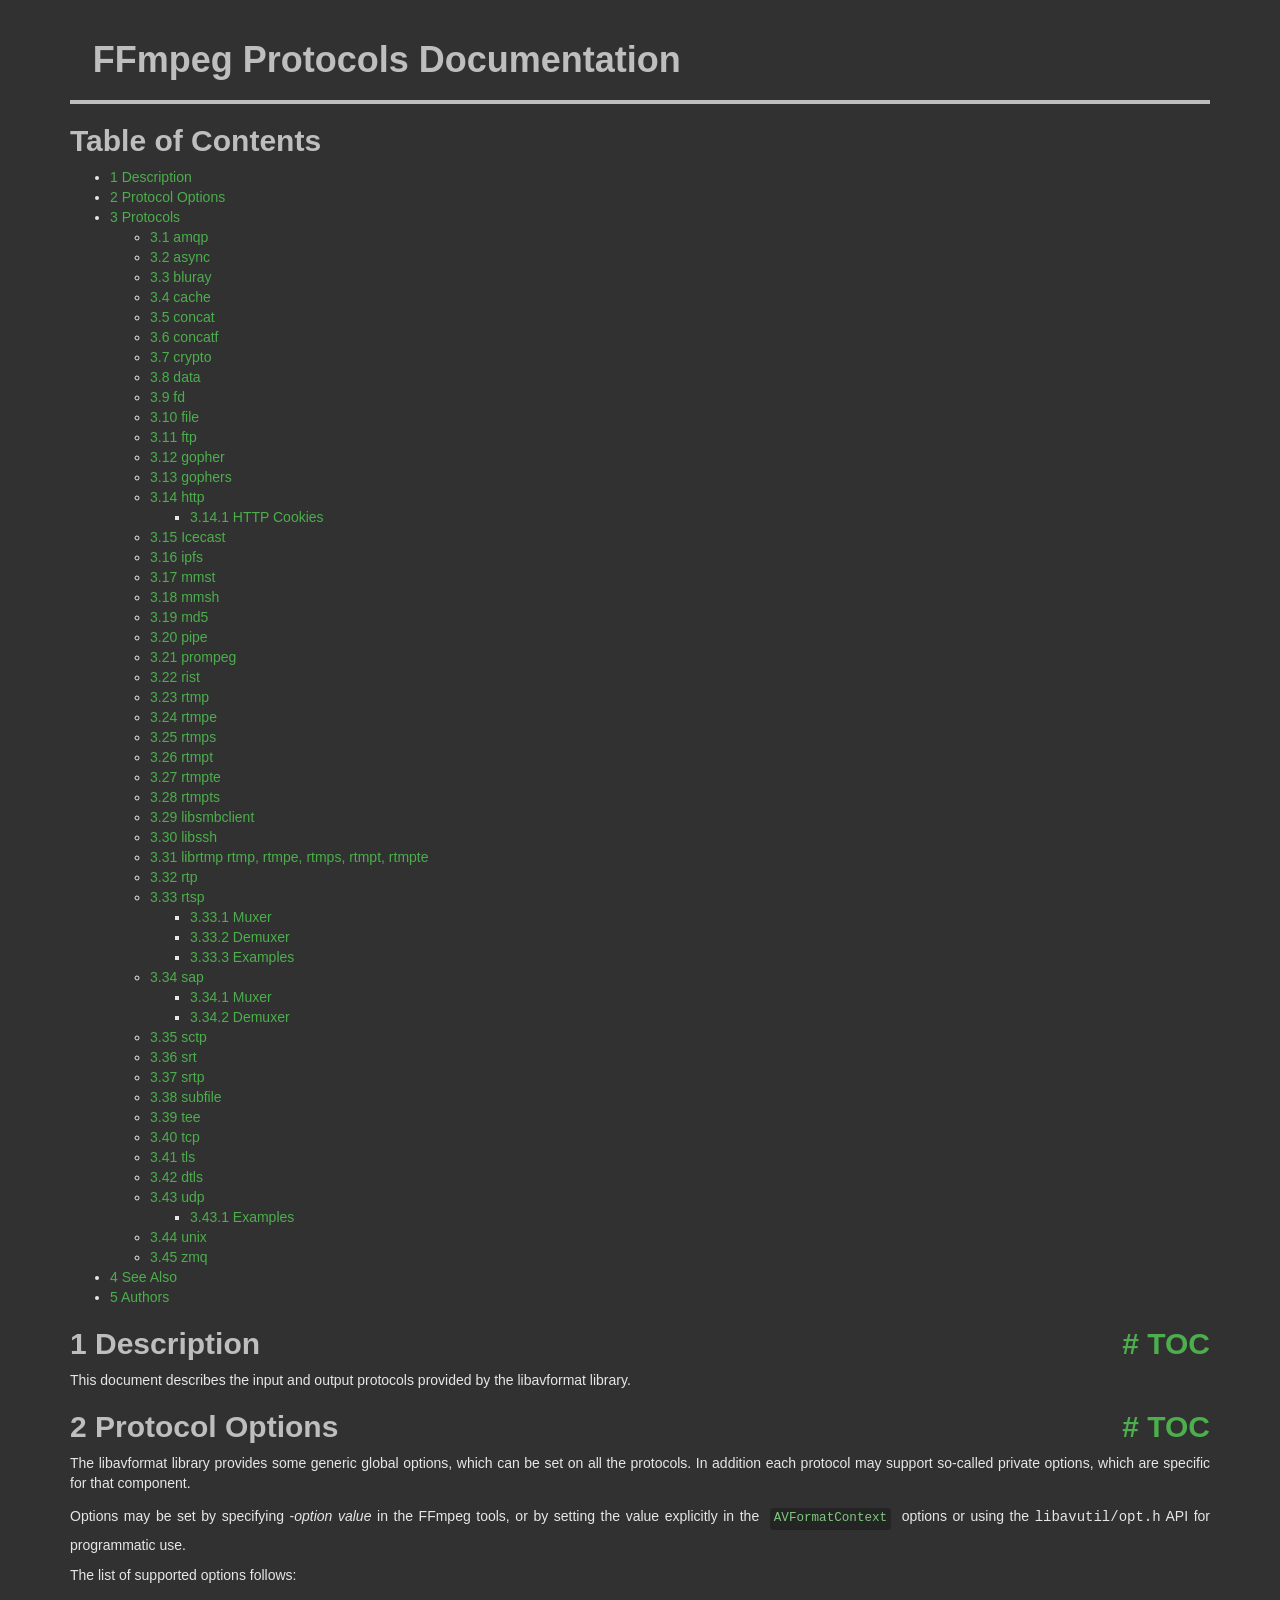
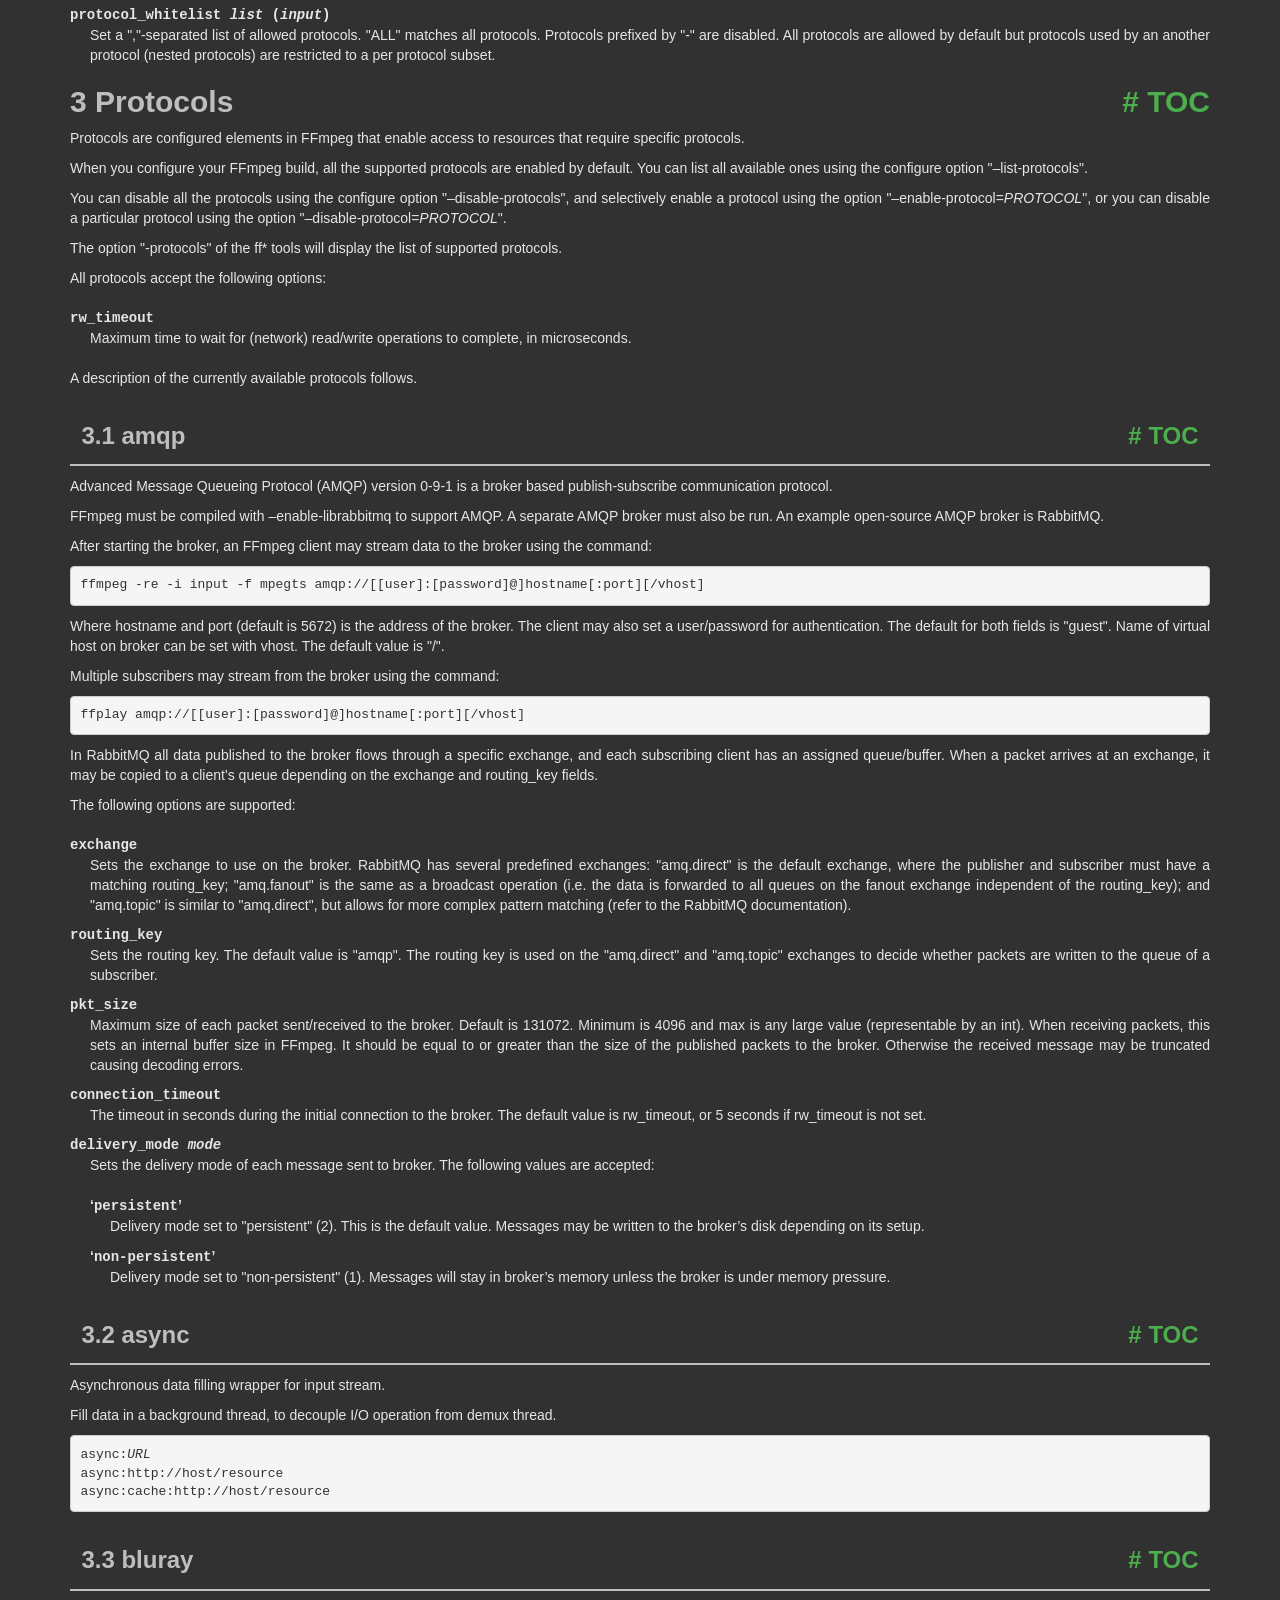
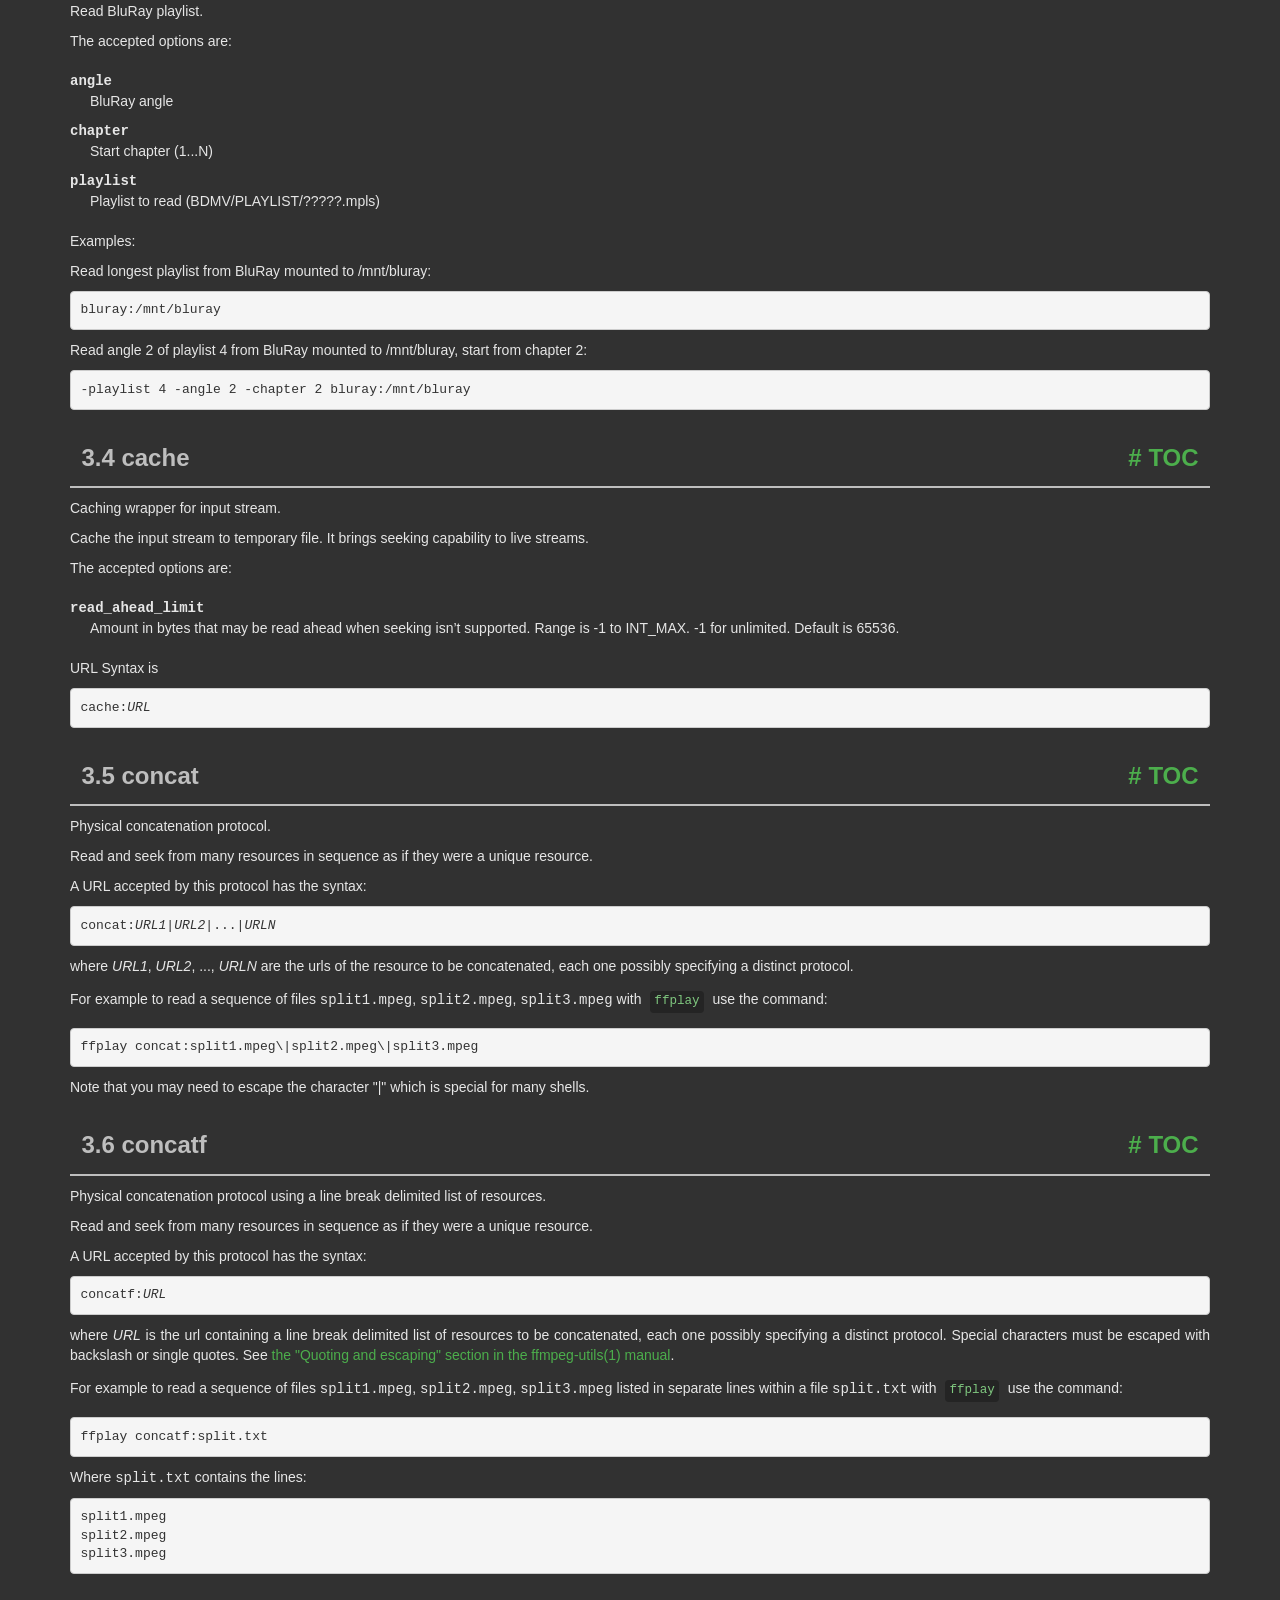
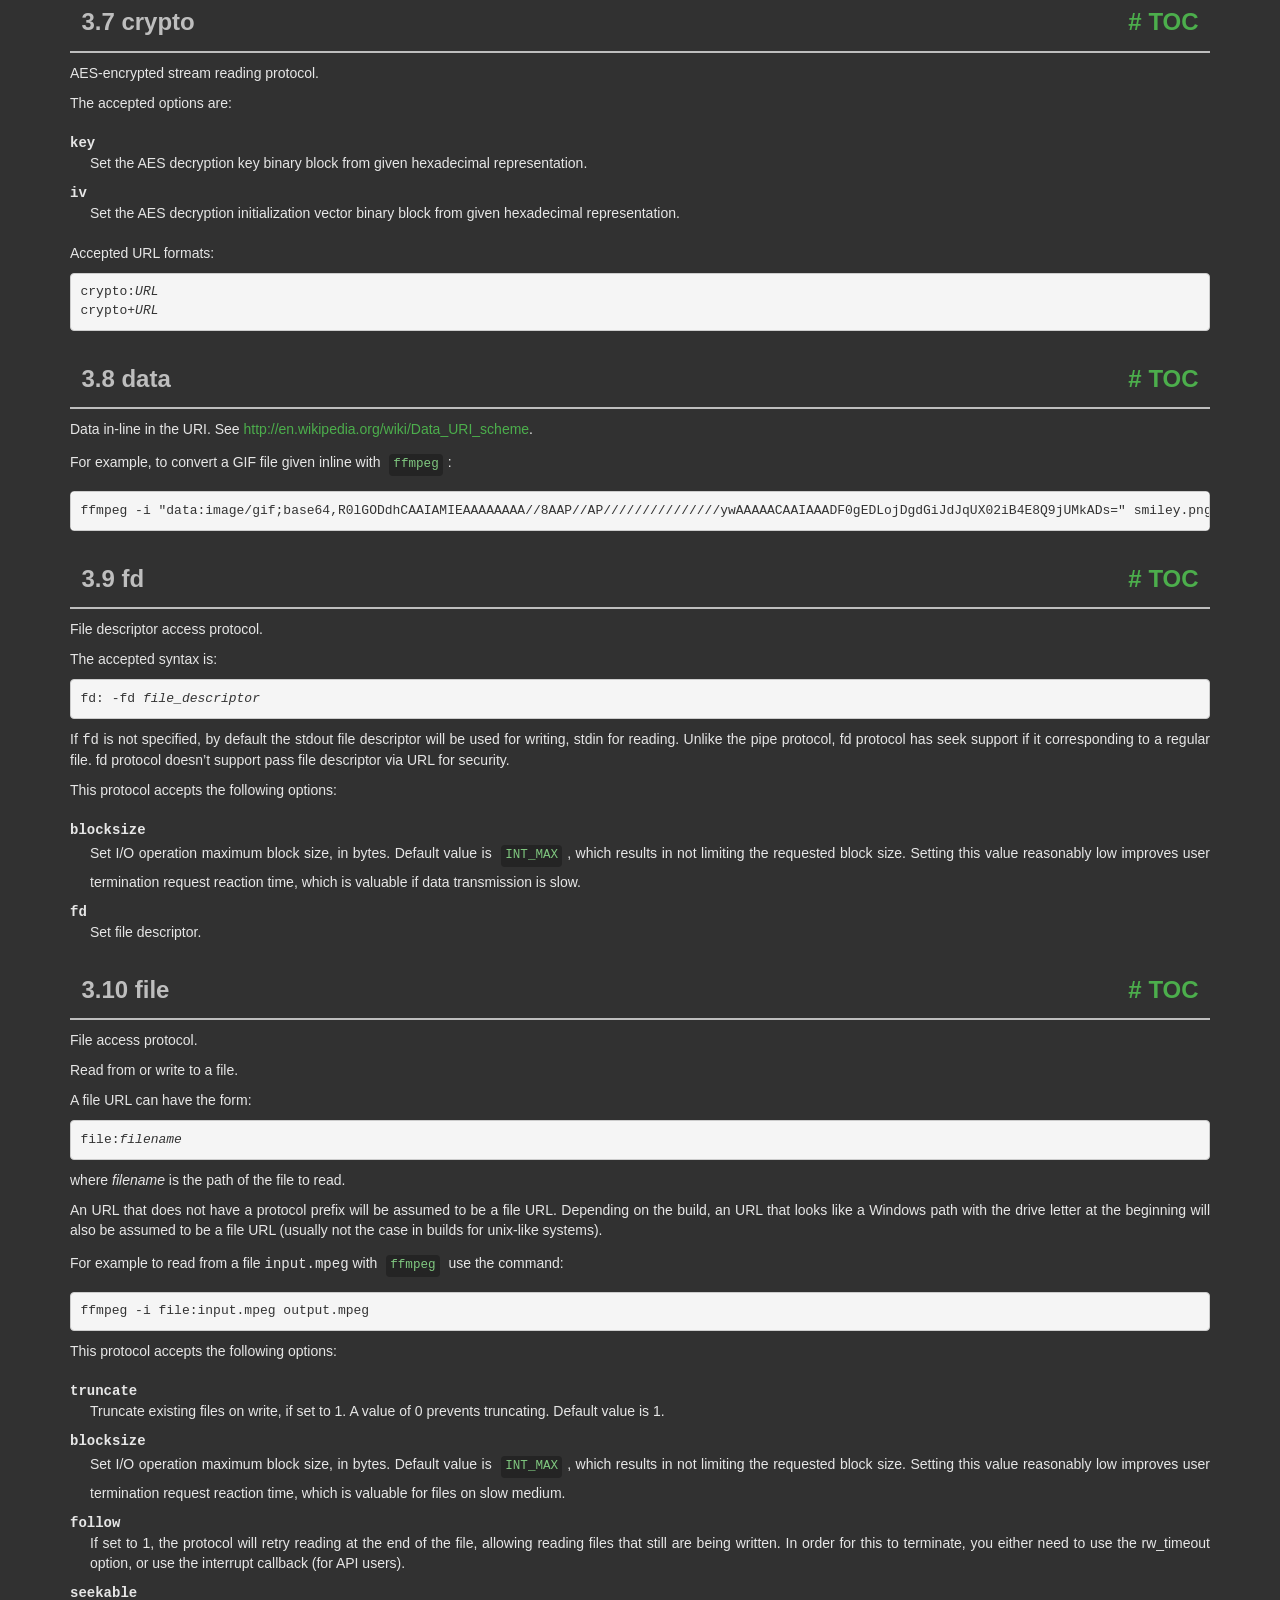
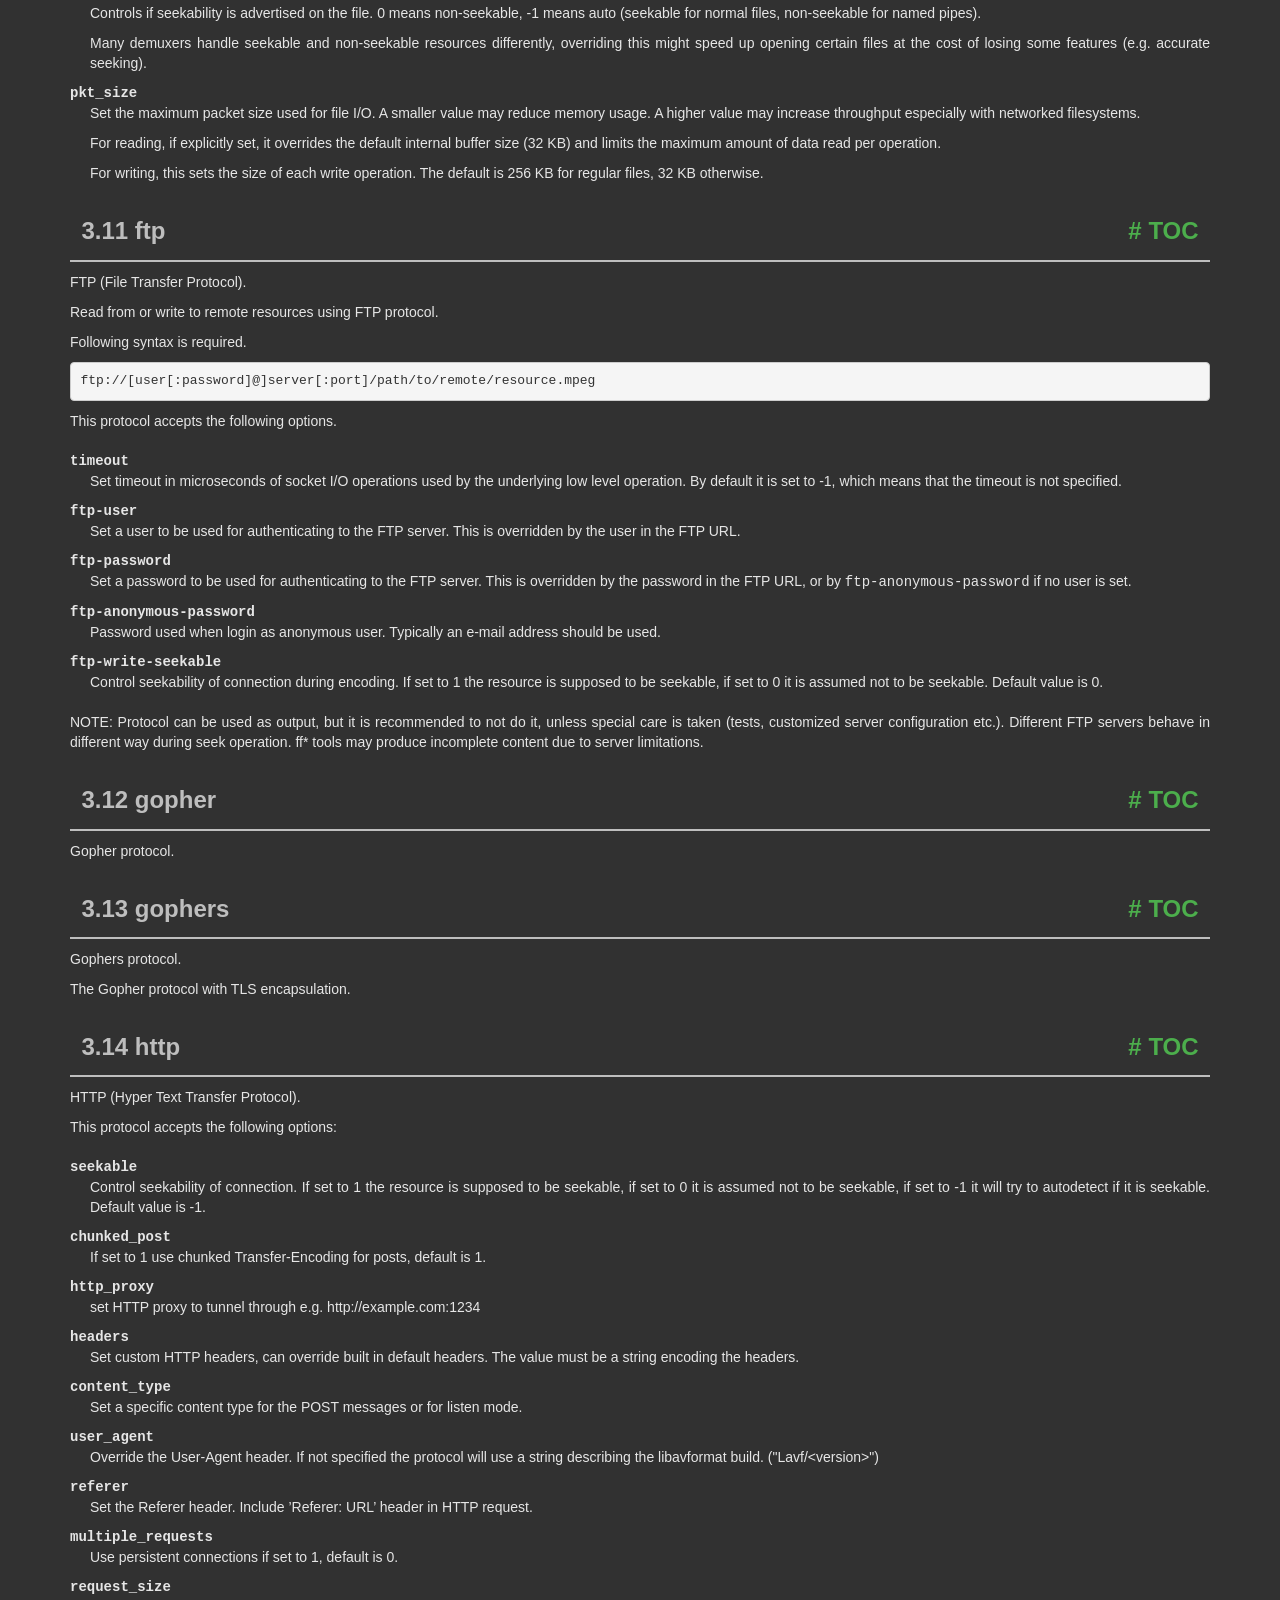
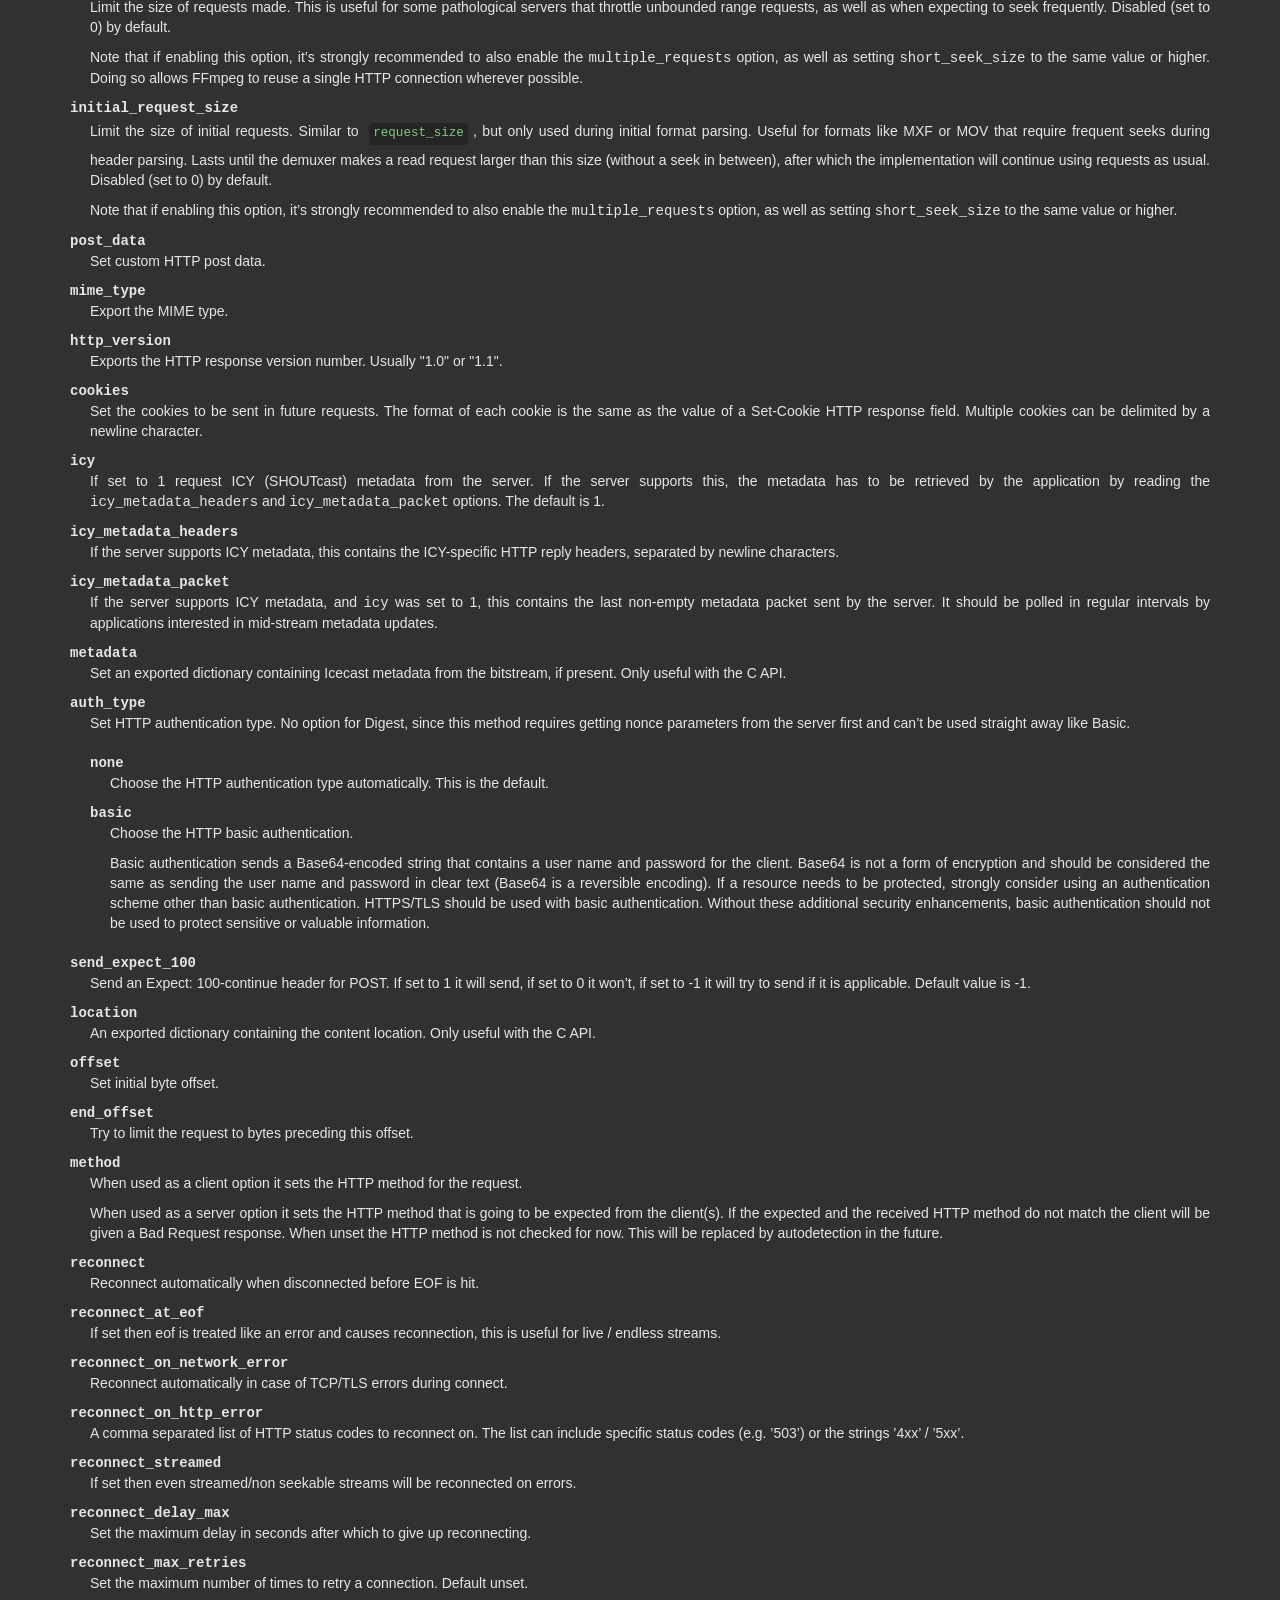
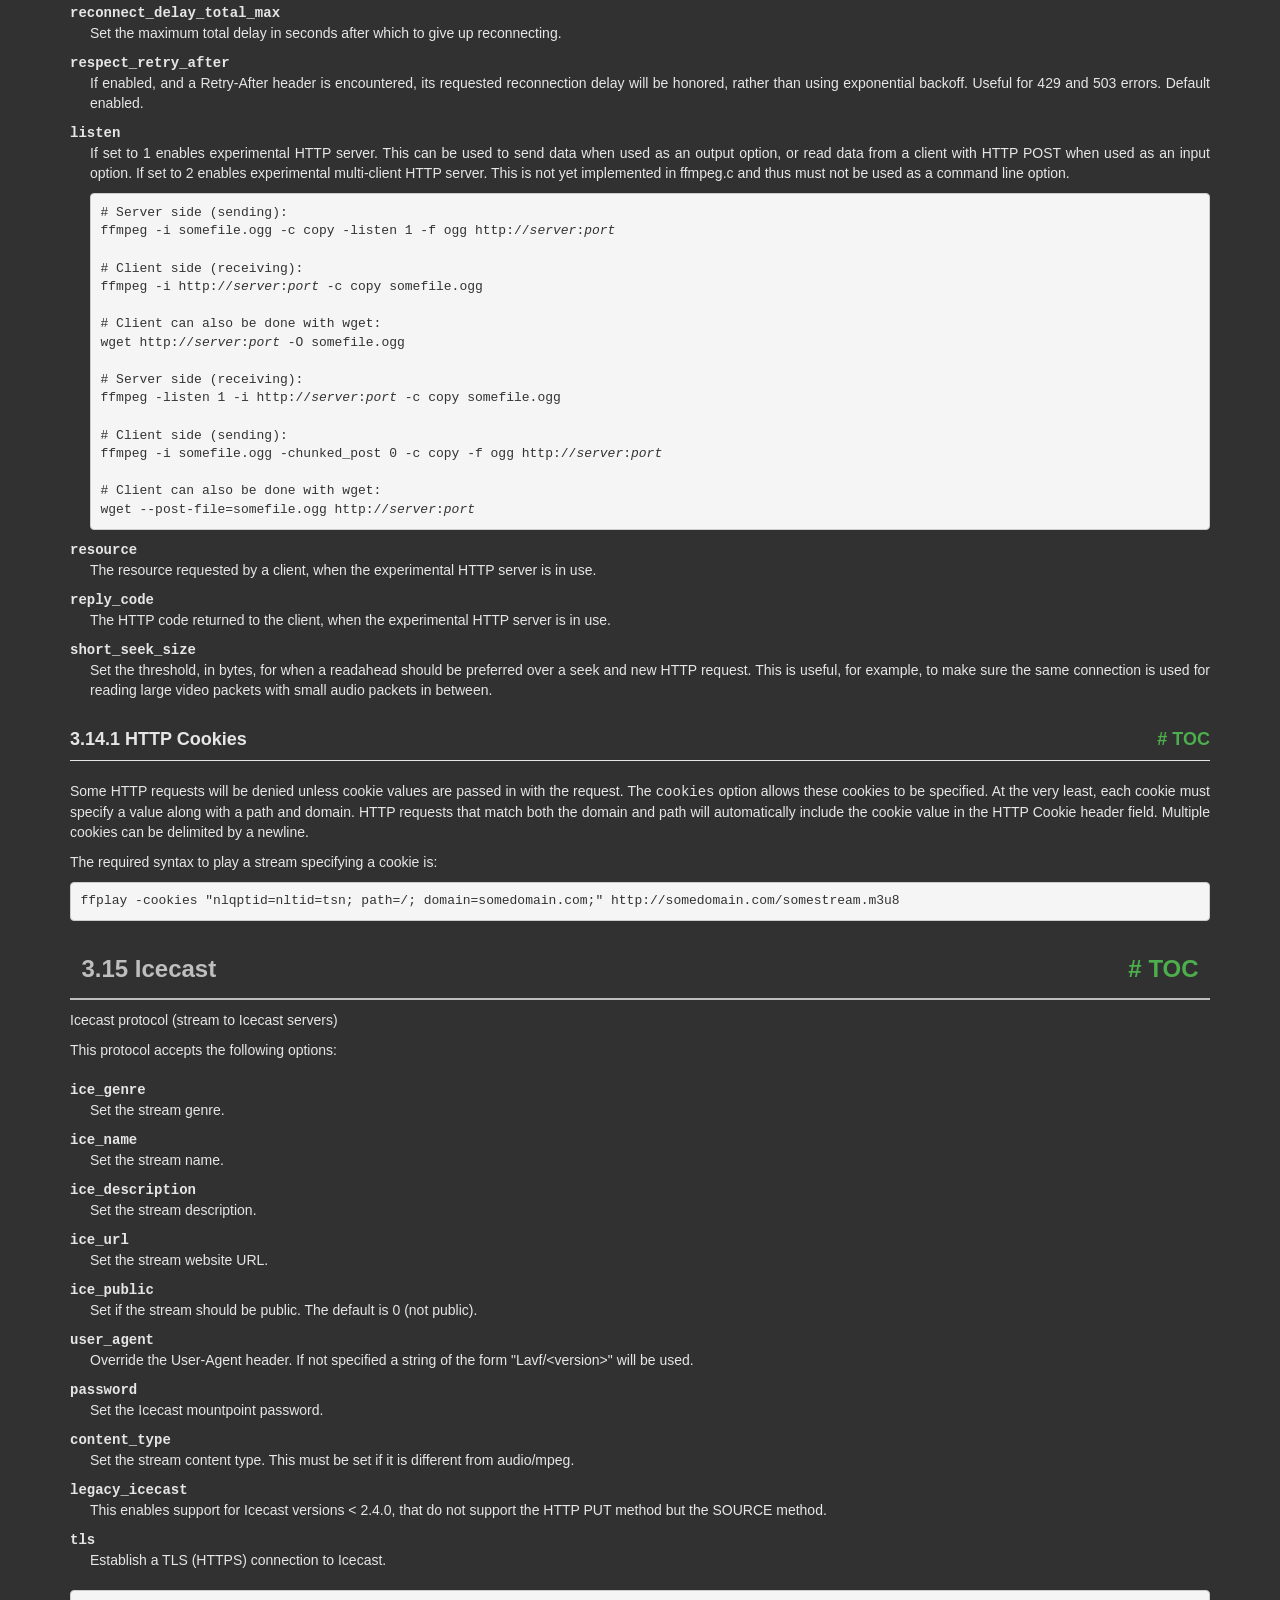
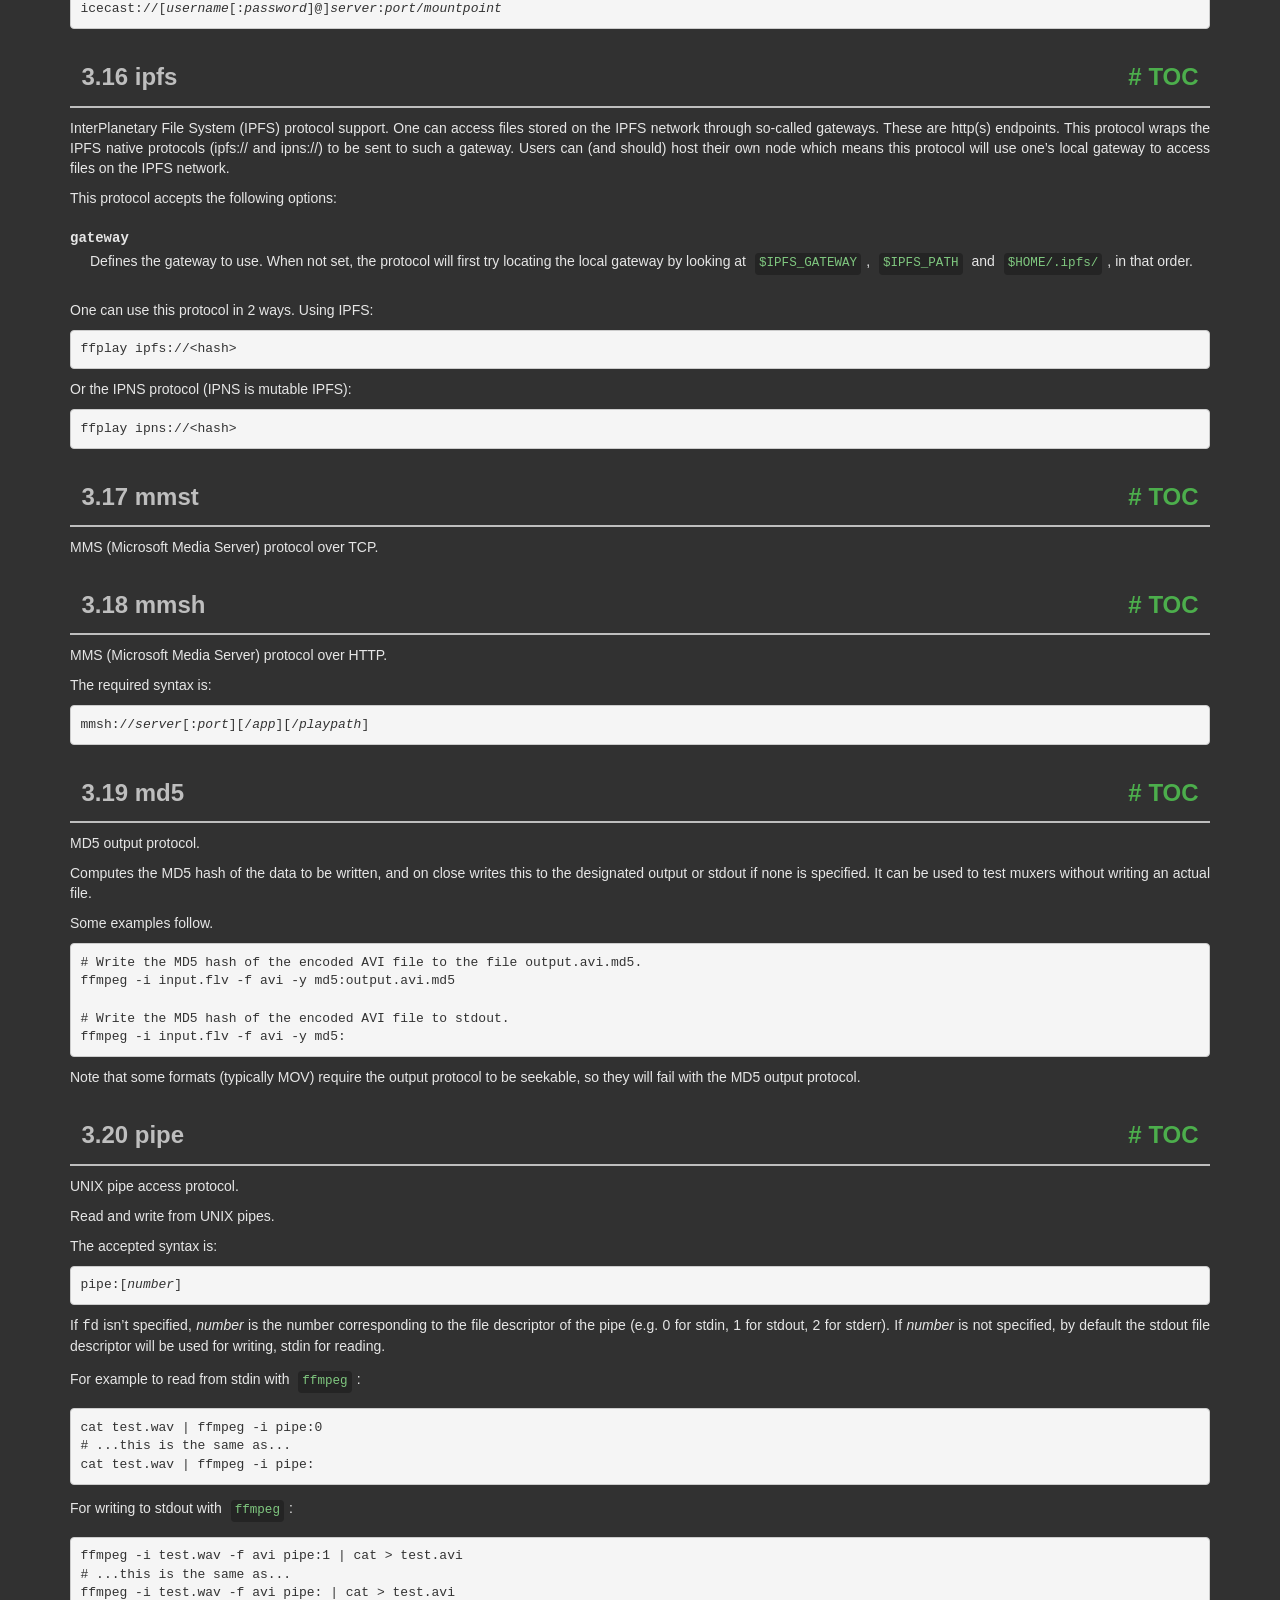
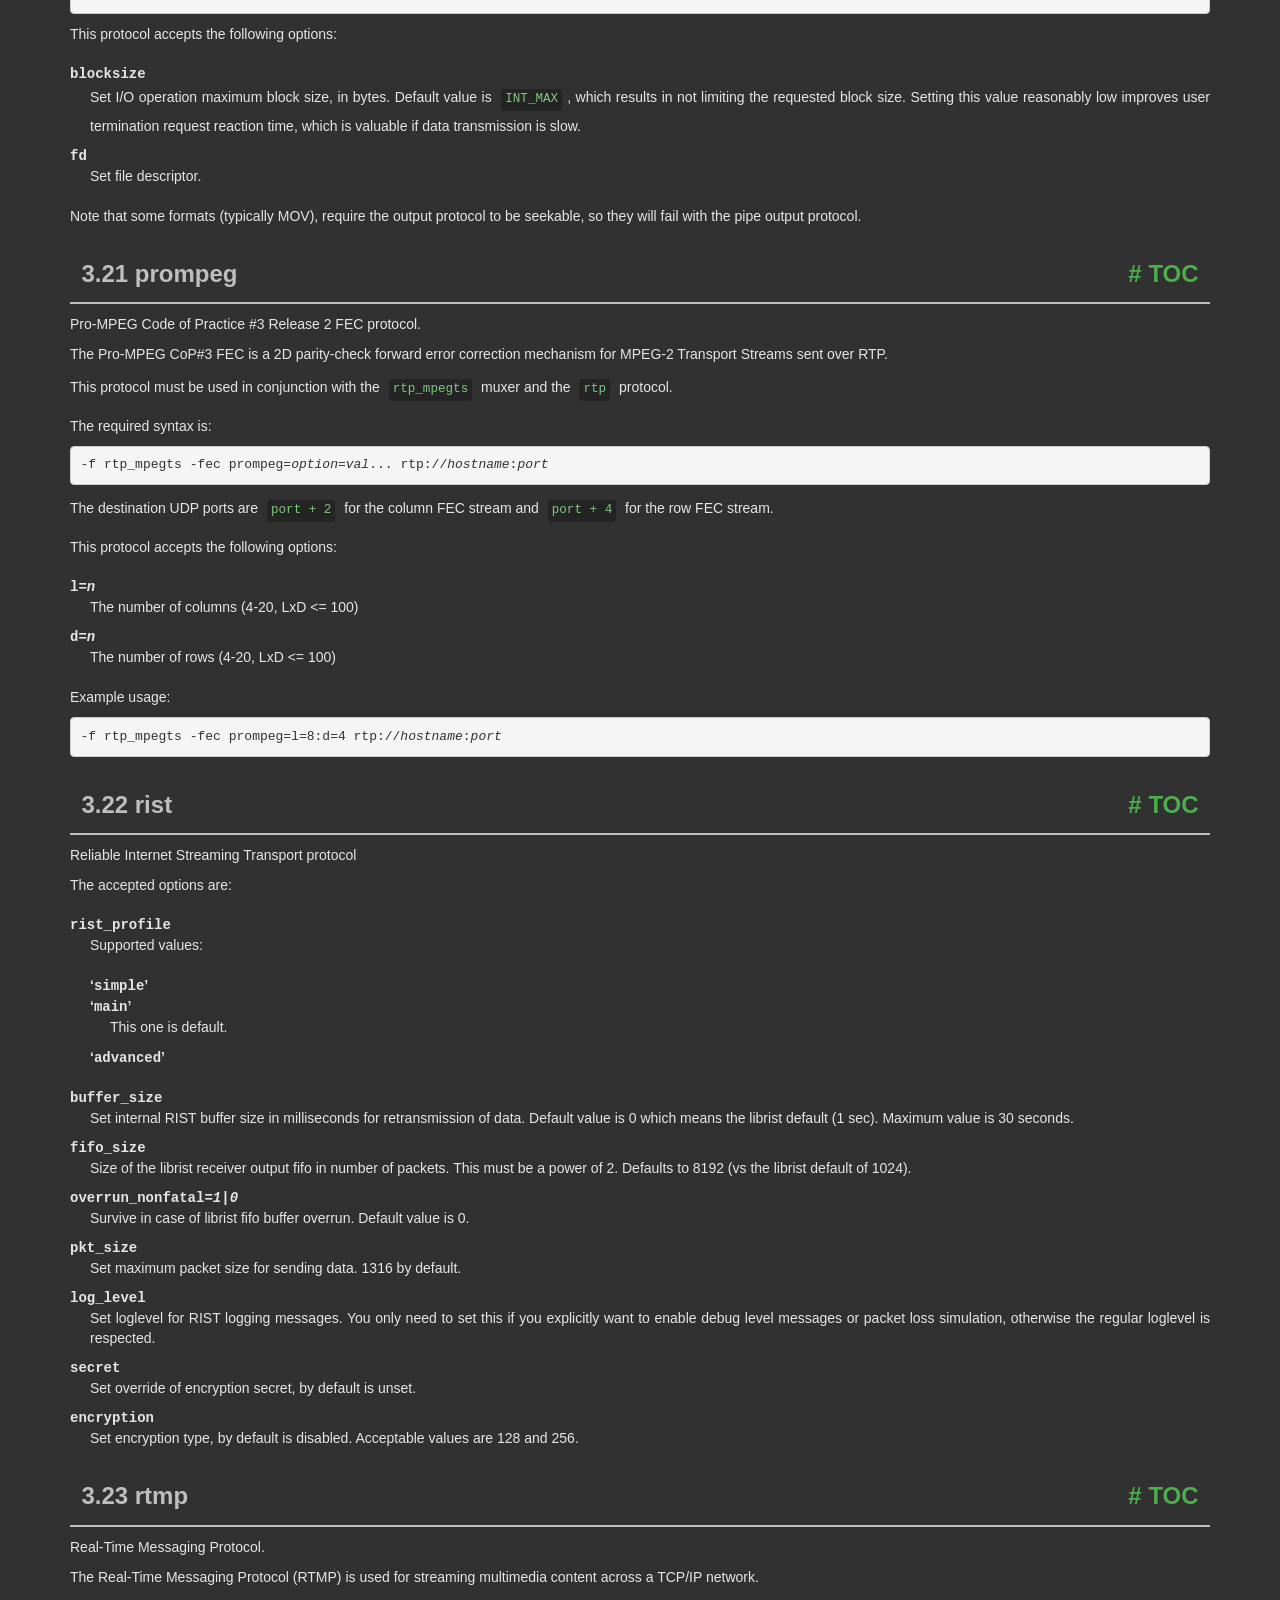
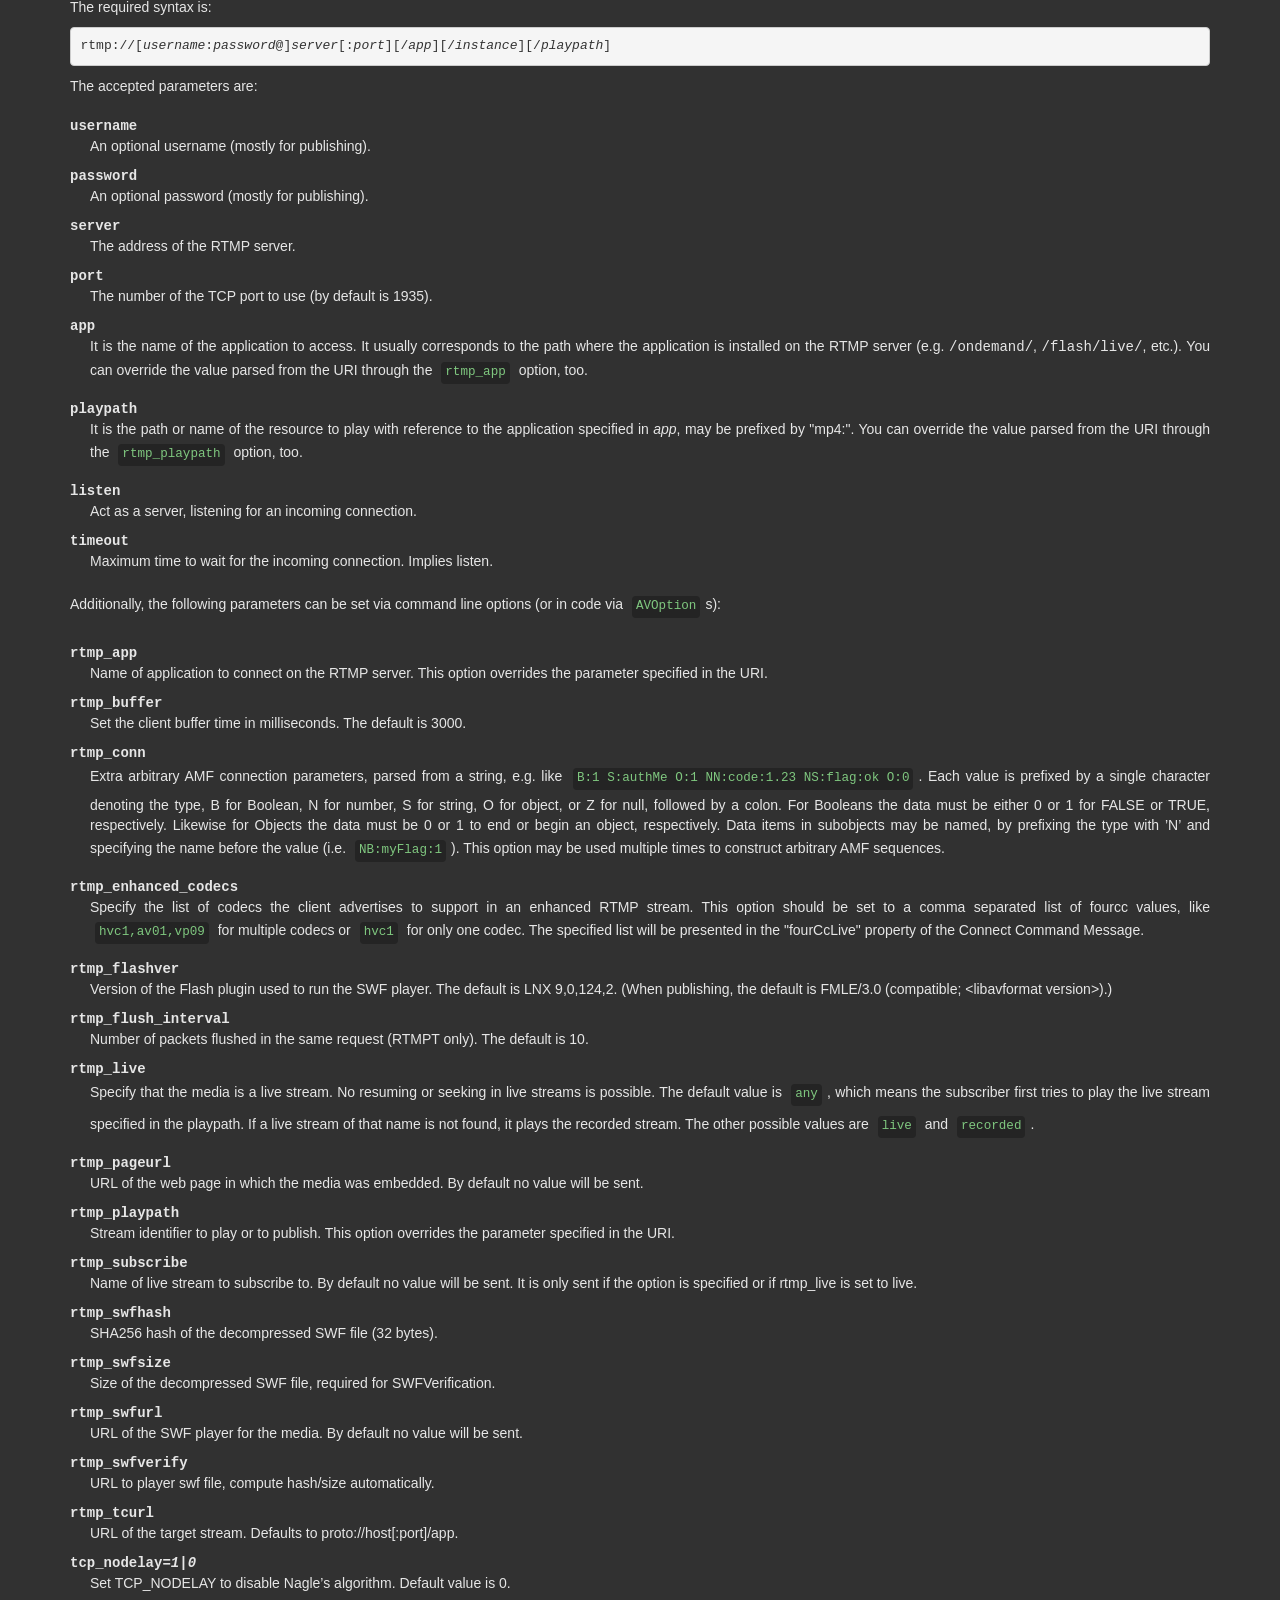
<file: ffmpeg/doc/ffmpeg-protocols.html>
<!DOCTYPE html PUBLIC "-//W3C//DTD HTML 4.01 Transitional//EN" "http://www.w3.org/TR/html4/loose.dtd">
<html>
<!-- Created by GNU Texinfo 7.2, https://www.gnu.org/software/texinfo/ -->
  <head>
    <meta charset="utf-8">
    <title>
      FFmpeg Protocols Documentation
    </title>
    <meta name="viewport" content="width=device-width,initial-scale=1.0">
    <link rel="stylesheet" type="text/css" href="bootstrap.min.css">
    <link rel="stylesheet" type="text/css" href="style.min.css">
  </head>
  <body>
    <div class="container">
      <h1>
      FFmpeg Protocols Documentation
      </h1>


<a name="SEC_Top"></a>

<div class="region-contents" id="SEC_Contents">
<h2 class="contents-heading">Table of Contents</h2>

<div class="contents">

<ul class="toc-numbered-mark">
  <li><a id="toc-Description" href="#Description">1 Description</a></li>
  <li><a id="toc-Protocol-Options" href="#Protocol-Options">2 Protocol Options</a></li>
  <li><a id="toc-Protocols" href="#Protocols">3 Protocols</a>
  <ul class="toc-numbered-mark">
    <li><a id="toc-amqp" href="#amqp">3.1 amqp</a></li>
    <li><a id="toc-async" href="#async">3.2 async</a></li>
    <li><a id="toc-bluray" href="#bluray">3.3 bluray</a></li>
    <li><a id="toc-cache" href="#cache">3.4 cache</a></li>
    <li><a id="toc-concat" href="#concat">3.5 concat</a></li>
    <li><a id="toc-concatf" href="#concatf">3.6 concatf</a></li>
    <li><a id="toc-crypto" href="#crypto">3.7 crypto</a></li>
    <li><a id="toc-data" href="#data">3.8 data</a></li>
    <li><a id="toc-fd" href="#fd">3.9 fd</a></li>
    <li><a id="toc-file" href="#file">3.10 file</a></li>
    <li><a id="toc-ftp" href="#ftp">3.11 ftp</a></li>
    <li><a id="toc-gopher" href="#gopher">3.12 gopher</a></li>
    <li><a id="toc-gophers" href="#gophers">3.13 gophers</a></li>
    <li><a id="toc-http" href="#http">3.14 http</a>
    <ul class="toc-numbered-mark">
      <li><a id="toc-HTTP-Cookies" href="#HTTP-Cookies">3.14.1 HTTP Cookies</a></li>
    </ul></li>
    <li><a id="toc-Icecast" href="#Icecast">3.15 Icecast</a></li>
    <li><a id="toc-ipfs" href="#ipfs">3.16 ipfs</a></li>
    <li><a id="toc-mmst" href="#mmst">3.17 mmst</a></li>
    <li><a id="toc-mmsh" href="#mmsh">3.18 mmsh</a></li>
    <li><a id="toc-md5" href="#md5">3.19 md5</a></li>
    <li><a id="toc-pipe" href="#pipe">3.20 pipe</a></li>
    <li><a id="toc-prompeg" href="#prompeg">3.21 prompeg</a></li>
    <li><a id="toc-rist" href="#rist">3.22 rist</a></li>
    <li><a id="toc-rtmp" href="#rtmp">3.23 rtmp</a></li>
    <li><a id="toc-rtmpe" href="#rtmpe">3.24 rtmpe</a></li>
    <li><a id="toc-rtmps" href="#rtmps">3.25 rtmps</a></li>
    <li><a id="toc-rtmpt" href="#rtmpt">3.26 rtmpt</a></li>
    <li><a id="toc-rtmpte" href="#rtmpte">3.27 rtmpte</a></li>
    <li><a id="toc-rtmpts" href="#rtmpts">3.28 rtmpts</a></li>
    <li><a id="toc-libsmbclient" href="#libsmbclient">3.29 libsmbclient</a></li>
    <li><a id="toc-libssh" href="#libssh">3.30 libssh</a></li>
    <li><a id="toc-librtmp-rtmp_002c-rtmpe_002c-rtmps_002c-rtmpt_002c-rtmpte" href="#librtmp-rtmp_002c-rtmpe_002c-rtmps_002c-rtmpt_002c-rtmpte">3.31 librtmp rtmp, rtmpe, rtmps, rtmpt, rtmpte</a></li>
    <li><a id="toc-rtp" href="#rtp">3.32 rtp</a></li>
    <li><a id="toc-rtsp" href="#rtsp">3.33 rtsp</a>
    <ul class="toc-numbered-mark">
      <li><a id="toc-Muxer" href="#Muxer">3.33.1 Muxer</a></li>
      <li><a id="toc-Demuxer" href="#Demuxer">3.33.2 Demuxer</a></li>
      <li><a id="toc-Examples" href="#Examples">3.33.3 Examples</a></li>
    </ul></li>
    <li><a id="toc-sap" href="#sap">3.34 sap</a>
    <ul class="toc-numbered-mark">
      <li><a id="toc-Muxer-1" href="#Muxer-1">3.34.1 Muxer</a></li>
      <li><a id="toc-Demuxer-1" href="#Demuxer-1">3.34.2 Demuxer</a></li>
    </ul></li>
    <li><a id="toc-sctp" href="#sctp">3.35 sctp</a></li>
    <li><a id="toc-srt" href="#srt">3.36 srt</a></li>
    <li><a id="toc-srtp" href="#srtp">3.37 srtp</a></li>
    <li><a id="toc-subfile" href="#subfile">3.38 subfile</a></li>
    <li><a id="toc-tee" href="#tee">3.39 tee</a></li>
    <li><a id="toc-tcp" href="#tcp">3.40 tcp</a></li>
    <li><a id="toc-tls" href="#tls">3.41 tls</a></li>
    <li><a id="toc-dtls" href="#dtls">3.42 dtls</a></li>
    <li><a id="toc-udp" href="#udp">3.43 udp</a>
    <ul class="toc-numbered-mark">
      <li><a id="toc-Examples-1" href="#Examples-1">3.43.1 Examples</a></li>
    </ul></li>
    <li><a id="toc-unix" href="#unix">3.44 unix</a></li>
    <li><a id="toc-zmq" href="#zmq">3.45 zmq</a></li>
  </ul></li>
  <li><a id="toc-See-Also" href="#See-Also">4 See Also</a></li>
  <li><a id="toc-Authors" href="#Authors">5 Authors</a></li>
</ul>
</div>
</div>

<a name="Description"></a>
<h2 class="chapter">1 Description<span class="pull-right"><a class="anchor hidden-xs" href="#Description" aria-hidden="true">#</a> <a class="anchor hidden-xs"href="#toc-Description" aria-hidden="true">TOC</a></span></h2>

<p>This document describes the input and output protocols provided by the
libavformat library.
</p>

<a name="Protocol-Options"></a>
<h2 class="chapter">2 Protocol Options<span class="pull-right"><a class="anchor hidden-xs" href="#Protocol-Options" aria-hidden="true">#</a> <a class="anchor hidden-xs"href="#toc-Protocol-Options" aria-hidden="true">TOC</a></span></h2>

<p>The libavformat library provides some generic global options, which
can be set on all the protocols. In addition each protocol may support
so-called private options, which are specific for that component.
</p>
<p>Options may be set by specifying -<var class="var">option</var> <var class="var">value</var> in the
FFmpeg tools, or by setting the value explicitly in the
<code class="code">AVFormatContext</code> options or using the <samp class="file">libavutil/opt.h</samp> API
for programmatic use.
</p>
<p>The list of supported options follows:
</p>
<dl class="table">
<dt><samp class="option">protocol_whitelist <var class="var">list</var> (<em class="emph">input</em>)</samp></dt>
<dd><p>Set a &quot;,&quot;-separated list of allowed protocols. &quot;ALL&quot; matches all protocols. Protocols
prefixed by &quot;-&quot; are disabled.
All protocols are allowed by default but protocols used by an another
protocol (nested protocols) are restricted to a per protocol subset.
</p></dd>
</dl>


<a name="Protocols"></a>
<h2 class="chapter">3 Protocols<span class="pull-right"><a class="anchor hidden-xs" href="#Protocols" aria-hidden="true">#</a> <a class="anchor hidden-xs"href="#toc-Protocols" aria-hidden="true">TOC</a></span></h2>

<p>Protocols are configured elements in FFmpeg that enable access to
resources that require specific protocols.
</p>
<p>When you configure your FFmpeg build, all the supported protocols are
enabled by default. You can list all available ones using the
configure option &quot;&ndash;list-protocols&quot;.
</p>
<p>You can disable all the protocols using the configure option
&quot;&ndash;disable-protocols&quot;, and selectively enable a protocol using the
option &quot;&ndash;enable-protocol=<var class="var">PROTOCOL</var>&quot;, or you can disable a
particular protocol using the option
&quot;&ndash;disable-protocol=<var class="var">PROTOCOL</var>&quot;.
</p>
<p>The option &quot;-protocols&quot; of the ff* tools will display the list of
supported protocols.
</p>
<p>All protocols accept the following options:
</p>
<dl class="table">
<dt><samp class="option">rw_timeout</samp></dt>
<dd><p>Maximum time to wait for (network) read/write operations to complete,
in microseconds.
</p></dd>
</dl>

<p>A description of the currently available protocols follows.
</p>
<a name="amqp"></a>
<h3 class="section">3.1 amqp<span class="pull-right"><a class="anchor hidden-xs" href="#amqp" aria-hidden="true">#</a> <a class="anchor hidden-xs"href="#toc-amqp" aria-hidden="true">TOC</a></span></h3>

<p>Advanced Message Queueing Protocol (AMQP) version 0-9-1 is a broker based
publish-subscribe communication protocol.
</p>
<p>FFmpeg must be compiled with &ndash;enable-librabbitmq to support AMQP. A separate
AMQP broker must also be run. An example open-source AMQP broker is RabbitMQ.
</p>
<p>After starting the broker, an FFmpeg client may stream data to the broker using
the command:
</p>
<div class="example">
<pre class="example-preformatted">ffmpeg -re -i input -f mpegts amqp://[[user]:[password]@]hostname[:port][/vhost]
</pre></div>

<p>Where hostname and port (default is 5672) is the address of the broker. The
client may also set a user/password for authentication. The default for both
fields is &quot;guest&quot;. Name of virtual host on broker can be set with vhost. The
default value is &quot;/&quot;.
</p>
<p>Multiple subscribers may stream from the broker using the command:
</p><div class="example">
<pre class="example-preformatted">ffplay amqp://[[user]:[password]@]hostname[:port][/vhost]
</pre></div>

<p>In RabbitMQ all data published to the broker flows through a specific exchange,
and each subscribing client has an assigned queue/buffer. When a packet arrives
at an exchange, it may be copied to a client&rsquo;s queue depending on the exchange
and routing_key fields.
</p>
<p>The following options are supported:
</p>
<dl class="table">
<dt><samp class="option">exchange</samp></dt>
<dd><p>Sets the exchange to use on the broker. RabbitMQ has several predefined
exchanges: &quot;amq.direct&quot; is the default exchange, where the publisher and
subscriber must have a matching routing_key; &quot;amq.fanout&quot; is the same as a
broadcast operation (i.e. the data is forwarded to all queues on the fanout
exchange independent of the routing_key); and &quot;amq.topic&quot; is similar to
&quot;amq.direct&quot;, but allows for more complex pattern matching (refer to the RabbitMQ
documentation).
</p>
</dd>
<dt><samp class="option">routing_key</samp></dt>
<dd><p>Sets the routing key. The default value is &quot;amqp&quot;. The routing key is used on
the &quot;amq.direct&quot; and &quot;amq.topic&quot; exchanges to decide whether packets are written
to the queue of a subscriber.
</p>
</dd>
<dt><samp class="option">pkt_size</samp></dt>
<dd><p>Maximum size of each packet sent/received to the broker. Default is 131072.
Minimum is 4096 and max is any large value (representable by an int). When
receiving packets, this sets an internal buffer size in FFmpeg. It should be
equal to or greater than the size of the published packets to the broker. Otherwise
the received message may be truncated causing decoding errors.
</p>
</dd>
<dt><samp class="option">connection_timeout</samp></dt>
<dd><p>The timeout in seconds during the initial connection to the broker. The
default value is rw_timeout, or 5 seconds if rw_timeout is not set.
</p>
</dd>
<dt><samp class="option">delivery_mode <var class="var">mode</var></samp></dt>
<dd><p>Sets the delivery mode of each message sent to broker.
The following values are accepted:
</p><dl class="table">
<dt>&lsquo;<samp class="samp">persistent</samp>&rsquo;</dt>
<dd><p>Delivery mode set to &quot;persistent&quot; (2). This is the default value.
Messages may be written to the broker&rsquo;s disk depending on its setup.
</p>
</dd>
<dt>&lsquo;<samp class="samp">non-persistent</samp>&rsquo;</dt>
<dd><p>Delivery mode set to &quot;non-persistent&quot; (1).
Messages will stay in broker&rsquo;s memory unless the broker is under memory
pressure.
</p>
</dd>
</dl>

</dd>
</dl>

<a name="async"></a>
<h3 class="section">3.2 async<span class="pull-right"><a class="anchor hidden-xs" href="#async" aria-hidden="true">#</a> <a class="anchor hidden-xs"href="#toc-async" aria-hidden="true">TOC</a></span></h3>

<p>Asynchronous data filling wrapper for input stream.
</p>
<p>Fill data in a background thread, to decouple I/O operation from demux thread.
</p>
<div class="example">
<pre class="example-preformatted">async:<var class="var">URL</var>
async:http://host/resource
async:cache:http://host/resource
</pre></div>

<a name="bluray"></a>
<h3 class="section">3.3 bluray<span class="pull-right"><a class="anchor hidden-xs" href="#bluray" aria-hidden="true">#</a> <a class="anchor hidden-xs"href="#toc-bluray" aria-hidden="true">TOC</a></span></h3>

<p>Read BluRay playlist.
</p>
<p>The accepted options are:
</p><dl class="table">
<dt><samp class="option">angle</samp></dt>
<dd><p>BluRay angle
</p>
</dd>
<dt><samp class="option">chapter</samp></dt>
<dd><p>Start chapter (1...N)
</p>
</dd>
<dt><samp class="option">playlist</samp></dt>
<dd><p>Playlist to read (BDMV/PLAYLIST/?????.mpls)
</p>
</dd>
</dl>

<p>Examples:
</p>
<p>Read longest playlist from BluRay mounted to /mnt/bluray:
</p><div class="example">
<pre class="example-preformatted">bluray:/mnt/bluray
</pre></div>

<p>Read angle 2 of playlist 4 from BluRay mounted to /mnt/bluray, start from chapter 2:
</p><div class="example">
<pre class="example-preformatted">-playlist 4 -angle 2 -chapter 2 bluray:/mnt/bluray
</pre></div>

<a name="cache"></a>
<h3 class="section">3.4 cache<span class="pull-right"><a class="anchor hidden-xs" href="#cache" aria-hidden="true">#</a> <a class="anchor hidden-xs"href="#toc-cache" aria-hidden="true">TOC</a></span></h3>

<p>Caching wrapper for input stream.
</p>
<p>Cache the input stream to temporary file. It brings seeking capability to live streams.
</p>
<p>The accepted options are:
</p><dl class="table">
<dt><samp class="option">read_ahead_limit</samp></dt>
<dd><p>Amount in bytes that may be read ahead when seeking isn&rsquo;t supported. Range is -1 to INT_MAX.
-1 for unlimited. Default is 65536.
</p>
</dd>
</dl>

<p>URL Syntax is
</p><div class="example">
<pre class="example-preformatted">cache:<var class="var">URL</var>
</pre></div>

<a name="concat"></a>
<h3 class="section">3.5 concat<span class="pull-right"><a class="anchor hidden-xs" href="#concat" aria-hidden="true">#</a> <a class="anchor hidden-xs"href="#toc-concat" aria-hidden="true">TOC</a></span></h3>

<p>Physical concatenation protocol.
</p>
<p>Read and seek from many resources in sequence as if they were
a unique resource.
</p>
<p>A URL accepted by this protocol has the syntax:
</p><div class="example">
<pre class="example-preformatted">concat:<var class="var">URL1</var>|<var class="var">URL2</var>|...|<var class="var">URLN</var>
</pre></div>

<p>where <var class="var">URL1</var>, <var class="var">URL2</var>, ..., <var class="var">URLN</var> are the urls of the
resource to be concatenated, each one possibly specifying a distinct
protocol.
</p>
<p>For example to read a sequence of files <samp class="file">split1.mpeg</samp>,
<samp class="file">split2.mpeg</samp>, <samp class="file">split3.mpeg</samp> with <code class="command">ffplay</code> use the
command:
</p><div class="example">
<pre class="example-preformatted">ffplay concat:split1.mpeg\|split2.mpeg\|split3.mpeg
</pre></div>

<p>Note that you may need to escape the character &quot;|&quot; which is special for
many shells.
</p>
<a name="concatf"></a>
<h3 class="section">3.6 concatf<span class="pull-right"><a class="anchor hidden-xs" href="#concatf" aria-hidden="true">#</a> <a class="anchor hidden-xs"href="#toc-concatf" aria-hidden="true">TOC</a></span></h3>

<p>Physical concatenation protocol using a line break delimited list of
resources.
</p>
<p>Read and seek from many resources in sequence as if they were
a unique resource.
</p>
<p>A URL accepted by this protocol has the syntax:
</p><div class="example">
<pre class="example-preformatted">concatf:<var class="var">URL</var>
</pre></div>

<p>where <var class="var">URL</var> is the url containing a line break delimited list of
resources to be concatenated, each one possibly specifying a distinct
protocol. Special characters must be escaped with backslash or single
quotes. See <a data-manual="ffmpeg-utils" href="./ffmpeg-utils.html#quoting_005fand_005fescaping">the &quot;Quoting and escaping&quot;
section in the ffmpeg-utils(1) manual</a>.
</p>
<p>For example to read a sequence of files <samp class="file">split1.mpeg</samp>,
<samp class="file">split2.mpeg</samp>, <samp class="file">split3.mpeg</samp> listed in separate lines within
a file <samp class="file">split.txt</samp> with <code class="command">ffplay</code> use the command:
</p><div class="example">
<pre class="example-preformatted">ffplay concatf:split.txt
</pre></div>
<p>Where <samp class="file">split.txt</samp> contains the lines:
</p><div class="example">
<pre class="example-preformatted">split1.mpeg
split2.mpeg
split3.mpeg
</pre></div>

<a name="crypto"></a>
<h3 class="section">3.7 crypto<span class="pull-right"><a class="anchor hidden-xs" href="#crypto" aria-hidden="true">#</a> <a class="anchor hidden-xs"href="#toc-crypto" aria-hidden="true">TOC</a></span></h3>

<p>AES-encrypted stream reading protocol.
</p>
<p>The accepted options are:
</p><dl class="table">
<dt><samp class="option">key</samp></dt>
<dd><p>Set the AES decryption key binary block from given hexadecimal representation.
</p>
</dd>
<dt><samp class="option">iv</samp></dt>
<dd><p>Set the AES decryption initialization vector binary block from given hexadecimal representation.
</p></dd>
</dl>

<p>Accepted URL formats:
</p><div class="example">
<pre class="example-preformatted">crypto:<var class="var">URL</var>
crypto+<var class="var">URL</var>
</pre></div>

<a name="data"></a>
<h3 class="section">3.8 data<span class="pull-right"><a class="anchor hidden-xs" href="#data" aria-hidden="true">#</a> <a class="anchor hidden-xs"href="#toc-data" aria-hidden="true">TOC</a></span></h3>

<p>Data in-line in the URI. See <a class="url" href="http://en.wikipedia.org/wiki/Data_URI_scheme">http://en.wikipedia.org/wiki/Data_URI_scheme</a>.
</p>
<p>For example, to convert a GIF file given inline with <code class="command">ffmpeg</code>:
</p><div class="example">
<pre class="example-preformatted">ffmpeg -i &quot;[data-uri]&quot; smiley.png
</pre></div>

<a name="fd"></a>
<h3 class="section">3.9 fd<span class="pull-right"><a class="anchor hidden-xs" href="#fd" aria-hidden="true">#</a> <a class="anchor hidden-xs"href="#toc-fd" aria-hidden="true">TOC</a></span></h3>

<p>File descriptor access protocol.
</p>
<p>The accepted syntax is:
</p><div class="example">
<pre class="example-preformatted">fd: -fd <var class="var">file_descriptor</var>
</pre></div>

<p>If <samp class="option">fd</samp> is not specified, by default the stdout file descriptor will be
used for writing, stdin for reading. Unlike the pipe protocol, fd protocol has
seek support if it corresponding to a regular file. fd protocol doesn&rsquo;t support
pass file descriptor via URL for security.
</p>
<p>This protocol accepts the following options:
</p>
<dl class="table">
<dt><samp class="option">blocksize</samp></dt>
<dd><p>Set I/O operation maximum block size, in bytes. Default value is
<code class="code">INT_MAX</code>, which results in not limiting the requested block size.
Setting this value reasonably low improves user termination request reaction
time, which is valuable if data transmission is slow.
</p>
</dd>
<dt><samp class="option">fd</samp></dt>
<dd><p>Set file descriptor.
</p></dd>
</dl>

<a name="file"></a>
<h3 class="section">3.10 file<span class="pull-right"><a class="anchor hidden-xs" href="#file" aria-hidden="true">#</a> <a class="anchor hidden-xs"href="#toc-file" aria-hidden="true">TOC</a></span></h3>

<p>File access protocol.
</p>
<p>Read from or write to a file.
</p>
<p>A file URL can have the form:
</p><div class="example">
<pre class="example-preformatted">file:<var class="var">filename</var>
</pre></div>

<p>where <var class="var">filename</var> is the path of the file to read.
</p>
<p>An URL that does not have a protocol prefix will be assumed to be a
file URL. Depending on the build, an URL that looks like a Windows
path with the drive letter at the beginning will also be assumed to be
a file URL (usually not the case in builds for unix-like systems).
</p>
<p>For example to read from a file <samp class="file">input.mpeg</samp> with <code class="command">ffmpeg</code>
use the command:
</p><div class="example">
<pre class="example-preformatted">ffmpeg -i file:input.mpeg output.mpeg
</pre></div>

<p>This protocol accepts the following options:
</p>
<dl class="table">
<dt><samp class="option">truncate</samp></dt>
<dd><p>Truncate existing files on write, if set to 1. A value of 0 prevents
truncating. Default value is 1.
</p>
</dd>
<dt><samp class="option">blocksize</samp></dt>
<dd><p>Set I/O operation maximum block size, in bytes. Default value is
<code class="code">INT_MAX</code>, which results in not limiting the requested block size.
Setting this value reasonably low improves user termination request reaction
time, which is valuable for files on slow medium.
</p>
</dd>
<dt><samp class="option">follow</samp></dt>
<dd><p>If set to 1, the protocol will retry reading at the end of the file, allowing
reading files that still are being written. In order for this to terminate,
you either need to use the rw_timeout option, or use the interrupt callback
(for API users).
</p>
</dd>
<dt><samp class="option">seekable</samp></dt>
<dd><p>Controls if seekability is advertised on the file. 0 means non-seekable, -1
means auto (seekable for normal files, non-seekable for named pipes).
</p>
<p>Many demuxers handle seekable and non-seekable resources differently,
overriding this might speed up opening certain files at the cost of losing some
features (e.g. accurate seeking).
</p>
</dd>
<dt><samp class="option">pkt_size</samp></dt>
<dd><p>Set the maximum packet size used for file I/O. A smaller value may reduce
memory usage. A higher value may increase throughput especially with networked
filesystems.
</p>
<p>For reading, if explicitly set, it overrides the default internal buffer size
(32 KB) and limits the maximum amount of data read per operation.
</p>
<p>For writing, this sets the size of each write operation. The default is 256 KB
for regular files, 32 KB otherwise.
</p></dd>
</dl>

<a name="ftp"></a>
<h3 class="section">3.11 ftp<span class="pull-right"><a class="anchor hidden-xs" href="#ftp" aria-hidden="true">#</a> <a class="anchor hidden-xs"href="#toc-ftp" aria-hidden="true">TOC</a></span></h3>

<p>FTP (File Transfer Protocol).
</p>
<p>Read from or write to remote resources using FTP protocol.
</p>
<p>Following syntax is required.
</p><div class="example">
<pre class="example-preformatted">ftp://[user[:password]@]server[:port]/path/to/remote/resource.mpeg
</pre></div>

<p>This protocol accepts the following options.
</p>
<dl class="table">
<dt><samp class="option">timeout</samp></dt>
<dd><p>Set timeout in microseconds of socket I/O operations used by the underlying low level
operation. By default it is set to -1, which means that the timeout is
not specified.
</p>
</dd>
<dt><samp class="option">ftp-user</samp></dt>
<dd><p>Set a user to be used for authenticating to the FTP server. This is overridden by the
user in the FTP URL.
</p>
</dd>
<dt><samp class="option">ftp-password</samp></dt>
<dd><p>Set a password to be used for authenticating to the FTP server. This is overridden by
the password in the FTP URL, or by <samp class="option">ftp-anonymous-password</samp> if no user is set.
</p>
</dd>
<dt><samp class="option">ftp-anonymous-password</samp></dt>
<dd><p>Password used when login as anonymous user. Typically an e-mail address
should be used.
</p>
</dd>
<dt><samp class="option">ftp-write-seekable</samp></dt>
<dd><p>Control seekability of connection during encoding. If set to 1 the
resource is supposed to be seekable, if set to 0 it is assumed not
to be seekable. Default value is 0.
</p></dd>
</dl>

<p>NOTE: Protocol can be used as output, but it is recommended to not do
it, unless special care is taken (tests, customized server configuration
etc.). Different FTP servers behave in different way during seek
operation. ff* tools may produce incomplete content due to server limitations.
</p>
<a name="gopher"></a>
<h3 class="section">3.12 gopher<span class="pull-right"><a class="anchor hidden-xs" href="#gopher" aria-hidden="true">#</a> <a class="anchor hidden-xs"href="#toc-gopher" aria-hidden="true">TOC</a></span></h3>

<p>Gopher protocol.
</p>
<a name="gophers"></a>
<h3 class="section">3.13 gophers<span class="pull-right"><a class="anchor hidden-xs" href="#gophers" aria-hidden="true">#</a> <a class="anchor hidden-xs"href="#toc-gophers" aria-hidden="true">TOC</a></span></h3>

<p>Gophers protocol.
</p>
<p>The Gopher protocol with TLS encapsulation.
</p>
<a name="http"></a>
<h3 class="section">3.14 http<span class="pull-right"><a class="anchor hidden-xs" href="#http" aria-hidden="true">#</a> <a class="anchor hidden-xs"href="#toc-http" aria-hidden="true">TOC</a></span></h3>

<p>HTTP (Hyper Text Transfer Protocol).
</p>
<p>This protocol accepts the following options:
</p>
<dl class="table">
<dt><samp class="option">seekable</samp></dt>
<dd><p>Control seekability of connection. If set to 1 the resource is
supposed to be seekable, if set to 0 it is assumed not to be seekable,
if set to -1 it will try to autodetect if it is seekable. Default
value is -1.
</p>
</dd>
<dt><samp class="option">chunked_post</samp></dt>
<dd><p>If set to 1 use chunked Transfer-Encoding for posts, default is 1.
</p>
</dd>
<dt><samp class="option">http_proxy</samp></dt>
<dd><p>set HTTP proxy to tunnel through e.g. http://example.com:1234
</p>
</dd>
<dt><samp class="option">headers</samp></dt>
<dd><p>Set custom HTTP headers, can override built in default headers. The
value must be a string encoding the headers.
</p>
</dd>
<dt><samp class="option">content_type</samp></dt>
<dd><p>Set a specific content type for the POST messages or for listen mode.
</p>
</dd>
<dt><samp class="option">user_agent</samp></dt>
<dd><p>Override the User-Agent header. If not specified the protocol will use a
string describing the libavformat build. (&quot;Lavf/&lt;version&gt;&quot;)
</p>
</dd>
<dt><samp class="option">referer</samp></dt>
<dd><p>Set the Referer header. Include &rsquo;Referer: URL&rsquo; header in HTTP request.
</p>
</dd>
<dt><samp class="option">multiple_requests</samp></dt>
<dd><p>Use persistent connections if set to 1, default is 0.
</p>
</dd>
<dt><samp class="option">request_size</samp></dt>
<dd><p>Limit the size of requests made. This is useful for some pathological servers
that throttle unbounded range requests, as well as when expecting to seek
frequently. Disabled (set to 0) by default.
</p>
<p>Note that if enabling this option, it&rsquo;s strongly recommended to also enable
the <samp class="option">multiple_requests</samp> option, as well as setting
<samp class="option">short_seek_size</samp> to the same value or higher. Doing so allows FFmpeg
to reuse a single HTTP connection wherever possible.
</p>
</dd>
<dt><samp class="option">initial_request_size</samp></dt>
<dd><p>Limit the size of initial requests. Similar to <code class="code">request_size</code>, but only
used during initial format parsing. Useful for formats like MXF or MOV that
require frequent seeks during header parsing. Lasts until the demuxer makes a
read request larger than this size (without a seek in between), after which
the implementation will continue using requests as usual. Disabled (set to 0)
by default.
</p>
<p>Note that if enabling this option, it&rsquo;s strongly recommended to also enable
the <samp class="option">multiple_requests</samp> option, as well as setting
<samp class="option">short_seek_size</samp> to the same value or higher.
</p>
</dd>
<dt><samp class="option">post_data</samp></dt>
<dd><p>Set custom HTTP post data.
</p>
</dd>
<dt><samp class="option">mime_type</samp></dt>
<dd><p>Export the MIME type.
</p>
</dd>
<dt><samp class="option">http_version</samp></dt>
<dd><p>Exports the HTTP response version number. Usually &quot;1.0&quot; or &quot;1.1&quot;.
</p>
</dd>
<dt><samp class="option">cookies</samp></dt>
<dd><p>Set the cookies to be sent in future requests. The format of each cookie is the
same as the value of a Set-Cookie HTTP response field. Multiple cookies can be
delimited by a newline character.
</p>
</dd>
<dt><samp class="option">icy</samp></dt>
<dd><p>If set to 1 request ICY (SHOUTcast) metadata from the server. If the server
supports this, the metadata has to be retrieved by the application by reading
the <samp class="option">icy_metadata_headers</samp> and <samp class="option">icy_metadata_packet</samp> options.
The default is 1.
</p>
</dd>
<dt><samp class="option">icy_metadata_headers</samp></dt>
<dd><p>If the server supports ICY metadata, this contains the ICY-specific HTTP reply
headers, separated by newline characters.
</p>
</dd>
<dt><samp class="option">icy_metadata_packet</samp></dt>
<dd><p>If the server supports ICY metadata, and <samp class="option">icy</samp> was set to 1, this
contains the last non-empty metadata packet sent by the server. It should be
polled in regular intervals by applications interested in mid-stream metadata
updates.
</p>
</dd>
<dt><samp class="option">metadata</samp></dt>
<dd><p>Set an exported dictionary containing Icecast metadata from the bitstream, if present.
Only useful with the C API.
</p>
</dd>
<dt><samp class="option">auth_type</samp></dt>
<dd>
<p>Set HTTP authentication type. No option for Digest, since this method requires
getting nonce parameters from the server first and can&rsquo;t be used straight away like
Basic.
</p>
<dl class="table">
<dt><samp class="option">none</samp></dt>
<dd><p>Choose the HTTP authentication type automatically. This is the default.
</p></dd>
<dt><samp class="option">basic</samp></dt>
<dd>
<p>Choose the HTTP basic authentication.
</p>
<p>Basic authentication sends a Base64-encoded string that contains a user name and password
for the client. Base64 is not a form of encryption and should be considered the same as
sending the user name and password in clear text (Base64 is a reversible encoding).
If a resource needs to be protected, strongly consider using an authentication scheme
other than basic authentication. HTTPS/TLS should be used with basic authentication.
Without these additional security enhancements, basic authentication should not be used
to protect sensitive or valuable information.
</p></dd>
</dl>

</dd>
<dt><samp class="option">send_expect_100</samp></dt>
<dd><p>Send an Expect: 100-continue header for POST. If set to 1 it will send, if set
to 0 it won&rsquo;t, if set to -1 it will try to send if it is applicable. Default
value is -1.
</p>
</dd>
<dt><samp class="option">location</samp></dt>
<dd><p>An exported dictionary containing the content location. Only useful with the C
API.
</p>
</dd>
<dt><samp class="option">offset</samp></dt>
<dd><p>Set initial byte offset.
</p>
</dd>
<dt><samp class="option">end_offset</samp></dt>
<dd><p>Try to limit the request to bytes preceding this offset.
</p>
</dd>
<dt><samp class="option">method</samp></dt>
<dd><p>When used as a client option it sets the HTTP method for the request.
</p>
<p>When used as a server option it sets the HTTP method that is going to be
expected from the client(s).
If the expected and the received HTTP method do not match the client will
be given a Bad Request response.
When unset the HTTP method is not checked for now. This will be replaced by
autodetection in the future.
</p>
</dd>
<dt><samp class="option">reconnect</samp></dt>
<dd><p>Reconnect automatically when disconnected before EOF is hit.
</p>
</dd>
<dt><samp class="option">reconnect_at_eof</samp></dt>
<dd><p>If set then eof is treated like an error and causes reconnection, this is useful
for live / endless streams.
</p>
</dd>
<dt><samp class="option">reconnect_on_network_error</samp></dt>
<dd><p>Reconnect automatically in case of TCP/TLS errors during connect.
</p>
</dd>
<dt><samp class="option">reconnect_on_http_error</samp></dt>
<dd><p>A comma separated list of HTTP status codes to reconnect on. The list can
include specific status codes (e.g. &rsquo;503&rsquo;) or the strings &rsquo;4xx&rsquo; / &rsquo;5xx&rsquo;.
</p>
</dd>
<dt><samp class="option">reconnect_streamed</samp></dt>
<dd><p>If set then even streamed/non seekable streams will be reconnected on errors.
</p>
</dd>
<dt><samp class="option">reconnect_delay_max</samp></dt>
<dd><p>Set the maximum delay in seconds after which to give up reconnecting.
</p>
</dd>
<dt><samp class="option">reconnect_max_retries</samp></dt>
<dd><p>Set the maximum number of times to retry a connection. Default unset.
</p>
</dd>
<dt><samp class="option">reconnect_delay_total_max</samp></dt>
<dd><p>Set the maximum total delay in seconds after which to give up reconnecting.
</p>
</dd>
<dt><samp class="option">respect_retry_after</samp></dt>
<dd><p>If enabled, and a Retry-After header is encountered, its requested reconnection
delay will be honored, rather than using exponential backoff. Useful for 429 and
503 errors. Default enabled.
</p>
</dd>
<dt><samp class="option">listen</samp></dt>
<dd><p>If set to 1 enables experimental HTTP server. This can be used to send data when
used as an output option, or read data from a client with HTTP POST when used as
an input option.
If set to 2 enables experimental multi-client HTTP server. This is not yet implemented
in ffmpeg.c and thus must not be used as a command line option.
</p><div class="example">
<pre class="example-preformatted"># Server side (sending):
ffmpeg -i somefile.ogg -c copy -listen 1 -f ogg http://<var class="var">server</var>:<var class="var">port</var>

# Client side (receiving):
ffmpeg -i http://<var class="var">server</var>:<var class="var">port</var> -c copy somefile.ogg

# Client can also be done with wget:
wget http://<var class="var">server</var>:<var class="var">port</var> -O somefile.ogg

# Server side (receiving):
ffmpeg -listen 1 -i http://<var class="var">server</var>:<var class="var">port</var> -c copy somefile.ogg

# Client side (sending):
ffmpeg -i somefile.ogg -chunked_post 0 -c copy -f ogg http://<var class="var">server</var>:<var class="var">port</var>

# Client can also be done with wget:
wget --post-file=somefile.ogg http://<var class="var">server</var>:<var class="var">port</var>
</pre></div>

</dd>
<dt><samp class="option">resource</samp></dt>
<dd><p>The resource requested by a client, when the experimental HTTP server is in use.
</p>
</dd>
<dt><samp class="option">reply_code</samp></dt>
<dd><p>The HTTP code returned to the client, when the experimental HTTP server is in use.
</p>
</dd>
<dt><samp class="option">short_seek_size</samp></dt>
<dd><p>Set the threshold, in bytes, for when a readahead should be preferred over a seek and
new HTTP request. This is useful, for example, to make sure the same connection
is used for reading large video packets with small audio packets in between.
</p>
</dd>
</dl>

<a name="HTTP-Cookies"></a>
<h4 class="subsection">3.14.1 HTTP Cookies<span class="pull-right"><a class="anchor hidden-xs" href="#HTTP-Cookies" aria-hidden="true">#</a> <a class="anchor hidden-xs"href="#toc-HTTP-Cookies" aria-hidden="true">TOC</a></span></h4>

<p>Some HTTP requests will be denied unless cookie values are passed in with the
request. The <samp class="option">cookies</samp> option allows these cookies to be specified. At
the very least, each cookie must specify a value along with a path and domain.
HTTP requests that match both the domain and path will automatically include the
cookie value in the HTTP Cookie header field. Multiple cookies can be delimited
by a newline.
</p>
<p>The required syntax to play a stream specifying a cookie is:
</p><div class="example">
<pre class="example-preformatted">ffplay -cookies &quot;nlqptid=nltid=tsn; path=/; domain=somedomain.com;&quot; http://somedomain.com/somestream.m3u8
</pre></div>

<a name="Icecast"></a>
<h3 class="section">3.15 Icecast<span class="pull-right"><a class="anchor hidden-xs" href="#Icecast" aria-hidden="true">#</a> <a class="anchor hidden-xs"href="#toc-Icecast" aria-hidden="true">TOC</a></span></h3>

<p>Icecast protocol (stream to Icecast servers)
</p>
<p>This protocol accepts the following options:
</p>
<dl class="table">
<dt><samp class="option">ice_genre</samp></dt>
<dd><p>Set the stream genre.
</p>
</dd>
<dt><samp class="option">ice_name</samp></dt>
<dd><p>Set the stream name.
</p>
</dd>
<dt><samp class="option">ice_description</samp></dt>
<dd><p>Set the stream description.
</p>
</dd>
<dt><samp class="option">ice_url</samp></dt>
<dd><p>Set the stream website URL.
</p>
</dd>
<dt><samp class="option">ice_public</samp></dt>
<dd><p>Set if the stream should be public.
The default is 0 (not public).
</p>
</dd>
<dt><samp class="option">user_agent</samp></dt>
<dd><p>Override the User-Agent header. If not specified a string of the form
&quot;Lavf/&lt;version&gt;&quot; will be used.
</p>
</dd>
<dt><samp class="option">password</samp></dt>
<dd><p>Set the Icecast mountpoint password.
</p>
</dd>
<dt><samp class="option">content_type</samp></dt>
<dd><p>Set the stream content type. This must be set if it is different from
audio/mpeg.
</p>
</dd>
<dt><samp class="option">legacy_icecast</samp></dt>
<dd><p>This enables support for Icecast versions &lt; 2.4.0, that do not support the
HTTP PUT method but the SOURCE method.
</p>
</dd>
<dt><samp class="option">tls</samp></dt>
<dd><p>Establish a TLS (HTTPS) connection to Icecast.
</p>
</dd>
</dl>

<div class="example">
<pre class="example-preformatted">icecast://[<var class="var">username</var>[:<var class="var">password</var>]@]<var class="var">server</var>:<var class="var">port</var>/<var class="var">mountpoint</var>
</pre></div>

<a name="ipfs"></a>
<h3 class="section">3.16 ipfs<span class="pull-right"><a class="anchor hidden-xs" href="#ipfs" aria-hidden="true">#</a> <a class="anchor hidden-xs"href="#toc-ipfs" aria-hidden="true">TOC</a></span></h3>

<p>InterPlanetary File System (IPFS) protocol support. One can access files stored
on the IPFS network through so-called gateways. These are http(s) endpoints.
This protocol wraps the IPFS native protocols (ipfs:// and ipns://) to be sent
to such a gateway. Users can (and should) host their own node which means this
protocol will use one&rsquo;s local gateway to access files on the IPFS network.
</p>
<p>This protocol accepts the following options:
</p>
<dl class="table">
<dt><samp class="option">gateway</samp></dt>
<dd><p>Defines the gateway to use. When not set, the protocol will first try
locating the local gateway by looking at <code class="code">$IPFS_GATEWAY</code>, <code class="code">$IPFS_PATH</code>
and <code class="code">$HOME/.ipfs/</code>, in that order.
</p>
</dd>
</dl>

<p>One can use this protocol in 2 ways. Using IPFS:
</p><div class="example">
<pre class="example-preformatted">ffplay ipfs://&lt;hash&gt;
</pre></div>

<p>Or the IPNS protocol (IPNS is mutable IPFS):
</p><div class="example">
<pre class="example-preformatted">ffplay ipns://&lt;hash&gt;
</pre></div>

<a name="mmst"></a>
<h3 class="section">3.17 mmst<span class="pull-right"><a class="anchor hidden-xs" href="#mmst" aria-hidden="true">#</a> <a class="anchor hidden-xs"href="#toc-mmst" aria-hidden="true">TOC</a></span></h3>

<p>MMS (Microsoft Media Server) protocol over TCP.
</p>
<a name="mmsh"></a>
<h3 class="section">3.18 mmsh<span class="pull-right"><a class="anchor hidden-xs" href="#mmsh" aria-hidden="true">#</a> <a class="anchor hidden-xs"href="#toc-mmsh" aria-hidden="true">TOC</a></span></h3>

<p>MMS (Microsoft Media Server) protocol over HTTP.
</p>
<p>The required syntax is:
</p><div class="example">
<pre class="example-preformatted">mmsh://<var class="var">server</var>[:<var class="var">port</var>][/<var class="var">app</var>][/<var class="var">playpath</var>]
</pre></div>

<a name="md5"></a>
<h3 class="section">3.19 md5<span class="pull-right"><a class="anchor hidden-xs" href="#md5" aria-hidden="true">#</a> <a class="anchor hidden-xs"href="#toc-md5" aria-hidden="true">TOC</a></span></h3>

<p>MD5 output protocol.
</p>
<p>Computes the MD5 hash of the data to be written, and on close writes
this to the designated output or stdout if none is specified. It can
be used to test muxers without writing an actual file.
</p>
<p>Some examples follow.
</p><div class="example">
<pre class="example-preformatted"># Write the MD5 hash of the encoded AVI file to the file output.avi.md5.
ffmpeg -i input.flv -f avi -y md5:output.avi.md5

# Write the MD5 hash of the encoded AVI file to stdout.
ffmpeg -i input.flv -f avi -y md5:
</pre></div>

<p>Note that some formats (typically MOV) require the output protocol to
be seekable, so they will fail with the MD5 output protocol.
</p>
<a name="pipe"></a>
<h3 class="section">3.20 pipe<span class="pull-right"><a class="anchor hidden-xs" href="#pipe" aria-hidden="true">#</a> <a class="anchor hidden-xs"href="#toc-pipe" aria-hidden="true">TOC</a></span></h3>

<p>UNIX pipe access protocol.
</p>
<p>Read and write from UNIX pipes.
</p>
<p>The accepted syntax is:
</p><div class="example">
<pre class="example-preformatted">pipe:[<var class="var">number</var>]
</pre></div>

<p>If <samp class="option">fd</samp> isn&rsquo;t specified, <var class="var">number</var> is the number corresponding to the file descriptor of the
pipe (e.g. 0 for stdin, 1 for stdout, 2 for stderr).  If <var class="var">number</var>
is not specified, by default the stdout file descriptor will be used
for writing, stdin for reading.
</p>
<p>For example to read from stdin with <code class="command">ffmpeg</code>:
</p><div class="example">
<pre class="example-preformatted">cat test.wav | ffmpeg -i pipe:0
# ...this is the same as...
cat test.wav | ffmpeg -i pipe:
</pre></div>

<p>For writing to stdout with <code class="command">ffmpeg</code>:
</p><div class="example">
<pre class="example-preformatted">ffmpeg -i test.wav -f avi pipe:1 | cat &gt; test.avi
# ...this is the same as...
ffmpeg -i test.wav -f avi pipe: | cat &gt; test.avi
</pre></div>

<p>This protocol accepts the following options:
</p>
<dl class="table">
<dt><samp class="option">blocksize</samp></dt>
<dd><p>Set I/O operation maximum block size, in bytes. Default value is
<code class="code">INT_MAX</code>, which results in not limiting the requested block size.
Setting this value reasonably low improves user termination request reaction
time, which is valuable if data transmission is slow.
</p></dd>
<dt><samp class="option">fd</samp></dt>
<dd><p>Set file descriptor.
</p></dd>
</dl>

<p>Note that some formats (typically MOV), require the output protocol to
be seekable, so they will fail with the pipe output protocol.
</p>
<a name="prompeg"></a>
<h3 class="section">3.21 prompeg<span class="pull-right"><a class="anchor hidden-xs" href="#prompeg" aria-hidden="true">#</a> <a class="anchor hidden-xs"href="#toc-prompeg" aria-hidden="true">TOC</a></span></h3>

<p>Pro-MPEG Code of Practice #3 Release 2 FEC protocol.
</p>
<p>The Pro-MPEG CoP#3 FEC is a 2D parity-check forward error correction mechanism
for MPEG-2 Transport Streams sent over RTP.
</p>
<p>This protocol must be used in conjunction with the <code class="code">rtp_mpegts</code> muxer and
the <code class="code">rtp</code> protocol.
</p>
<p>The required syntax is:
</p><div class="example">
<pre class="example-preformatted">-f rtp_mpegts -fec prompeg=<var class="var">option</var>=<var class="var">val</var>... rtp://<var class="var">hostname</var>:<var class="var">port</var>
</pre></div>

<p>The destination UDP ports are <code class="code">port + 2</code> for the column FEC stream
and <code class="code">port + 4</code> for the row FEC stream.
</p>
<p>This protocol accepts the following options:
</p><dl class="table">
<dt><samp class="option">l=<var class="var">n</var></samp></dt>
<dd><p>The number of columns (4-20, LxD &lt;= 100)
</p>
</dd>
<dt><samp class="option">d=<var class="var">n</var></samp></dt>
<dd><p>The number of rows (4-20, LxD &lt;= 100)
</p>
</dd>
</dl>

<p>Example usage:
</p>
<div class="example">
<pre class="example-preformatted">-f rtp_mpegts -fec prompeg=l=8:d=4 rtp://<var class="var">hostname</var>:<var class="var">port</var>
</pre></div>

<a name="rist"></a>
<h3 class="section">3.22 rist<span class="pull-right"><a class="anchor hidden-xs" href="#rist" aria-hidden="true">#</a> <a class="anchor hidden-xs"href="#toc-rist" aria-hidden="true">TOC</a></span></h3>

<p>Reliable Internet Streaming Transport protocol
</p>
<p>The accepted options are:
</p><dl class="table">
<dt><samp class="option">rist_profile</samp></dt>
<dd><p>Supported values:
</p><dl class="table">
<dt>&lsquo;<samp class="samp">simple</samp>&rsquo;</dt>
<dt>&lsquo;<samp class="samp">main</samp>&rsquo;</dt>
<dd><p>This one is default.
</p></dd>
<dt>&lsquo;<samp class="samp">advanced</samp>&rsquo;</dt>
</dl>

</dd>
<dt><samp class="option">buffer_size</samp></dt>
<dd><p>Set internal RIST buffer size in milliseconds for retransmission of data.
Default value is 0 which means the librist default (1 sec). Maximum value is 30
seconds.
</p>
</dd>
<dt><samp class="option">fifo_size</samp></dt>
<dd><p>Size of the librist receiver output fifo in number of packets. This must be a
power of 2.
Defaults to 8192 (vs the librist default of 1024).
</p>
</dd>
<dt><samp class="option">overrun_nonfatal=<var class="var">1|0</var></samp></dt>
<dd><p>Survive in case of librist fifo buffer overrun. Default value is 0.
</p>
</dd>
<dt><samp class="option">pkt_size</samp></dt>
<dd><p>Set maximum packet size for sending data. 1316 by default.
</p>
</dd>
<dt><samp class="option">log_level</samp></dt>
<dd><p>Set loglevel for RIST logging messages. You only need to set this if you
explicitly want to enable debug level messages or packet loss simulation,
otherwise the regular loglevel is respected.
</p>
</dd>
<dt><samp class="option">secret</samp></dt>
<dd><p>Set override of encryption secret, by default is unset.
</p>
</dd>
<dt><samp class="option">encryption</samp></dt>
<dd><p>Set encryption type, by default is disabled.
Acceptable values are 128 and 256.
</p></dd>
</dl>

<a name="rtmp"></a>
<h3 class="section">3.23 rtmp<span class="pull-right"><a class="anchor hidden-xs" href="#rtmp" aria-hidden="true">#</a> <a class="anchor hidden-xs"href="#toc-rtmp" aria-hidden="true">TOC</a></span></h3>

<p>Real-Time Messaging Protocol.
</p>
<p>The Real-Time Messaging Protocol (RTMP) is used for streaming multimedia
content across a TCP/IP network.
</p>
<p>The required syntax is:
</p><div class="example">
<pre class="example-preformatted">rtmp://[<var class="var">username</var>:<var class="var">password</var>@]<var class="var">server</var>[:<var class="var">port</var>][/<var class="var">app</var>][/<var class="var">instance</var>][/<var class="var">playpath</var>]
</pre></div>

<p>The accepted parameters are:
</p><dl class="table">
<dt><samp class="option">username</samp></dt>
<dd><p>An optional username (mostly for publishing).
</p>
</dd>
<dt><samp class="option">password</samp></dt>
<dd><p>An optional password (mostly for publishing).
</p>
</dd>
<dt><samp class="option">server</samp></dt>
<dd><p>The address of the RTMP server.
</p>
</dd>
<dt><samp class="option">port</samp></dt>
<dd><p>The number of the TCP port to use (by default is 1935).
</p>
</dd>
<dt><samp class="option">app</samp></dt>
<dd><p>It is the name of the application to access. It usually corresponds to
the path where the application is installed on the RTMP server
(e.g. <samp class="file">/ondemand/</samp>, <samp class="file">/flash/live/</samp>, etc.). You can override
the value parsed from the URI through the <code class="code">rtmp_app</code> option, too.
</p>
</dd>
<dt><samp class="option">playpath</samp></dt>
<dd><p>It is the path or name of the resource to play with reference to the
application specified in <var class="var">app</var>, may be prefixed by &quot;mp4:&quot;. You
can override the value parsed from the URI through the <code class="code">rtmp_playpath</code>
option, too.
</p>
</dd>
<dt><samp class="option">listen</samp></dt>
<dd><p>Act as a server, listening for an incoming connection.
</p>
</dd>
<dt><samp class="option">timeout</samp></dt>
<dd><p>Maximum time to wait for the incoming connection. Implies listen.
</p></dd>
</dl>

<p>Additionally, the following parameters can be set via command line options
(or in code via <code class="code">AVOption</code>s):
</p><dl class="table">
<dt><samp class="option">rtmp_app</samp></dt>
<dd><p>Name of application to connect on the RTMP server. This option
overrides the parameter specified in the URI.
</p>
</dd>
<dt><samp class="option">rtmp_buffer</samp></dt>
<dd><p>Set the client buffer time in milliseconds. The default is 3000.
</p>
</dd>
<dt><samp class="option">rtmp_conn</samp></dt>
<dd><p>Extra arbitrary AMF connection parameters, parsed from a string,
e.g. like <code class="code">B:1 S:authMe O:1 NN:code:1.23 NS:flag:ok O:0</code>.
Each value is prefixed by a single character denoting the type,
B for Boolean, N for number, S for string, O for object, or Z for null,
followed by a colon. For Booleans the data must be either 0 or 1 for
FALSE or TRUE, respectively.  Likewise for Objects the data must be 0 or
1 to end or begin an object, respectively. Data items in subobjects may
be named, by prefixing the type with &rsquo;N&rsquo; and specifying the name before
the value (i.e. <code class="code">NB:myFlag:1</code>). This option may be used multiple
times to construct arbitrary AMF sequences.
</p>
</dd>
<dt><samp class="option">rtmp_enhanced_codecs</samp></dt>
<dd><p>Specify the list of codecs the client advertises to support in an
enhanced RTMP stream. This option should be set to a comma separated
list of fourcc values, like <code class="code">hvc1,av01,vp09</code> for multiple codecs
or <code class="code">hvc1</code> for only one codec. The specified list will be presented
in the &quot;fourCcLive&quot; property of the Connect Command Message.
</p>
</dd>
<dt><samp class="option">rtmp_flashver</samp></dt>
<dd><p>Version of the Flash plugin used to run the SWF player. The default
is LNX 9,0,124,2. (When publishing, the default is FMLE/3.0 (compatible;
&lt;libavformat version&gt;).)
</p>
</dd>
<dt><samp class="option">rtmp_flush_interval</samp></dt>
<dd><p>Number of packets flushed in the same request (RTMPT only). The default
is 10.
</p>
</dd>
<dt><samp class="option">rtmp_live</samp></dt>
<dd><p>Specify that the media is a live stream. No resuming or seeking in
live streams is possible. The default value is <code class="code">any</code>, which means the
subscriber first tries to play the live stream specified in the
playpath. If a live stream of that name is not found, it plays the
recorded stream. The other possible values are <code class="code">live</code> and
<code class="code">recorded</code>.
</p>
</dd>
<dt><samp class="option">rtmp_pageurl</samp></dt>
<dd><p>URL of the web page in which the media was embedded. By default no
value will be sent.
</p>
</dd>
<dt><samp class="option">rtmp_playpath</samp></dt>
<dd><p>Stream identifier to play or to publish. This option overrides the
parameter specified in the URI.
</p>
</dd>
<dt><samp class="option">rtmp_subscribe</samp></dt>
<dd><p>Name of live stream to subscribe to. By default no value will be sent.
It is only sent if the option is specified or if rtmp_live
is set to live.
</p>
</dd>
<dt><samp class="option">rtmp_swfhash</samp></dt>
<dd><p>SHA256 hash of the decompressed SWF file (32 bytes).
</p>
</dd>
<dt><samp class="option">rtmp_swfsize</samp></dt>
<dd><p>Size of the decompressed SWF file, required for SWFVerification.
</p>
</dd>
<dt><samp class="option">rtmp_swfurl</samp></dt>
<dd><p>URL of the SWF player for the media. By default no value will be sent.
</p>
</dd>
<dt><samp class="option">rtmp_swfverify</samp></dt>
<dd><p>URL to player swf file, compute hash/size automatically.
</p>
</dd>
<dt><samp class="option">rtmp_tcurl</samp></dt>
<dd><p>URL of the target stream. Defaults to proto://host[:port]/app.
</p>
</dd>
<dt><samp class="option">tcp_nodelay=<var class="var">1|0</var></samp></dt>
<dd><p>Set TCP_NODELAY to disable Nagle&rsquo;s algorithm. Default value is 0.
</p>
<p><em class="emph">Remark: Writing to the socket is currently not optimized to minimize system calls and reduces the efficiency / effect of TCP_NODELAY.</em>
</p>
</dd>
<dt><samp class="option">tcp_keepalive=<var class="var">1|0</var></samp></dt>
<dd><p>Enable the TCP keepalive mechanism to detect dead peers and help maintain long-lived idle connections. Default value is 0.
</p>
<p>Only the basic keepalive option (SO_KEEPALIVE) can be enabled or disabled. Platform-specific tuning parameters such as TCP_KEEPIDLE, TCP_KEEPINTVL, or TCP_KEEPCNT are not configurable and will use the operating system&rsquo;s default values.
</p>
</dd>
</dl>

<p>For example to read with <code class="command">ffplay</code> a multimedia resource named
&quot;sample&quot; from the application &quot;vod&quot; from an RTMP server &quot;myserver&quot;:
</p><div class="example">
<pre class="example-preformatted">ffplay rtmp://myserver/vod/sample
</pre></div>

<p>To publish to a password protected server, passing the playpath and
app names separately:
</p><div class="example">
<pre class="example-preformatted">ffmpeg -re -i &lt;input&gt; -f flv -rtmp_playpath some/long/path -rtmp_app long/app/name rtmp://username:password@myserver/
</pre></div>

<a name="rtmpe"></a>
<h3 class="section">3.24 rtmpe<span class="pull-right"><a class="anchor hidden-xs" href="#rtmpe" aria-hidden="true">#</a> <a class="anchor hidden-xs"href="#toc-rtmpe" aria-hidden="true">TOC</a></span></h3>

<p>Encrypted Real-Time Messaging Protocol.
</p>
<p>The Encrypted Real-Time Messaging Protocol (RTMPE) is used for
streaming multimedia content within standard cryptographic primitives,
consisting of Diffie-Hellman key exchange and HMACSHA256, generating
a pair of RC4 keys.
</p>
<a name="rtmps"></a>
<h3 class="section">3.25 rtmps<span class="pull-right"><a class="anchor hidden-xs" href="#rtmps" aria-hidden="true">#</a> <a class="anchor hidden-xs"href="#toc-rtmps" aria-hidden="true">TOC</a></span></h3>

<p>Real-Time Messaging Protocol over a secure SSL connection.
</p>
<p>The Real-Time Messaging Protocol (RTMPS) is used for streaming
multimedia content across an encrypted connection.
</p>
<a name="rtmpt"></a>
<h3 class="section">3.26 rtmpt<span class="pull-right"><a class="anchor hidden-xs" href="#rtmpt" aria-hidden="true">#</a> <a class="anchor hidden-xs"href="#toc-rtmpt" aria-hidden="true">TOC</a></span></h3>

<p>Real-Time Messaging Protocol tunneled through HTTP.
</p>
<p>The Real-Time Messaging Protocol tunneled through HTTP (RTMPT) is used
for streaming multimedia content within HTTP requests to traverse
firewalls.
</p>
<a name="rtmpte"></a>
<h3 class="section">3.27 rtmpte<span class="pull-right"><a class="anchor hidden-xs" href="#rtmpte" aria-hidden="true">#</a> <a class="anchor hidden-xs"href="#toc-rtmpte" aria-hidden="true">TOC</a></span></h3>

<p>Encrypted Real-Time Messaging Protocol tunneled through HTTP.
</p>
<p>The Encrypted Real-Time Messaging Protocol tunneled through HTTP (RTMPTE)
is used for streaming multimedia content within HTTP requests to traverse
firewalls.
</p>
<a name="rtmpts"></a>
<h3 class="section">3.28 rtmpts<span class="pull-right"><a class="anchor hidden-xs" href="#rtmpts" aria-hidden="true">#</a> <a class="anchor hidden-xs"href="#toc-rtmpts" aria-hidden="true">TOC</a></span></h3>

<p>Real-Time Messaging Protocol tunneled through HTTPS.
</p>
<p>The Real-Time Messaging Protocol tunneled through HTTPS (RTMPTS) is used
for streaming multimedia content within HTTPS requests to traverse
firewalls.
</p>
<a name="libsmbclient"></a>
<h3 class="section">3.29 libsmbclient<span class="pull-right"><a class="anchor hidden-xs" href="#libsmbclient" aria-hidden="true">#</a> <a class="anchor hidden-xs"href="#toc-libsmbclient" aria-hidden="true">TOC</a></span></h3>

<p>libsmbclient permits one to manipulate CIFS/SMB network resources.
</p>
<p>Following syntax is required.
</p>
<div class="example">
<pre class="example-preformatted">smb://[[domain:]user[:password@]]server[/share[/path[/file]]]
</pre></div>

<p>This protocol accepts the following options.
</p>
<dl class="table">
<dt><samp class="option">timeout</samp></dt>
<dd><p>Set timeout in milliseconds of socket I/O operations used by the underlying
low level operation. By default it is set to -1, which means that the timeout
is not specified.
</p>
</dd>
<dt><samp class="option">truncate</samp></dt>
<dd><p>Truncate existing files on write, if set to 1. A value of 0 prevents
truncating. Default value is 1.
</p>
</dd>
<dt><samp class="option">workgroup</samp></dt>
<dd><p>Set the workgroup used for making connections. By default workgroup is not specified.
</p>
</dd>
</dl>

<p>For more information see: <a class="url" href="http://www.samba.org/">http://www.samba.org/</a>.
</p>
<a name="libssh"></a>
<h3 class="section">3.30 libssh<span class="pull-right"><a class="anchor hidden-xs" href="#libssh" aria-hidden="true">#</a> <a class="anchor hidden-xs"href="#toc-libssh" aria-hidden="true">TOC</a></span></h3>

<p>Secure File Transfer Protocol via libssh
</p>
<p>Read from or write to remote resources using SFTP protocol.
</p>
<p>Following syntax is required.
</p>
<div class="example">
<pre class="example-preformatted">sftp://[user[:password]@]server[:port]/path/to/remote/resource.mpeg
</pre></div>

<p>This protocol accepts the following options.
</p>
<dl class="table">
<dt><samp class="option">timeout</samp></dt>
<dd><p>Set timeout of socket I/O operations used by the underlying low level
operation. By default it is set to -1, which means that the timeout
is not specified.
</p>
</dd>
<dt><samp class="option">truncate</samp></dt>
<dd><p>Truncate existing files on write, if set to 1. A value of 0 prevents
truncating. Default value is 1.
</p>
</dd>
<dt><samp class="option">private_key</samp></dt>
<dd><p>Specify the path of the file containing private key to use during authorization.
By default libssh searches for keys in the <samp class="file">~/.ssh/</samp> directory.
</p>
</dd>
</dl>

<p>Example: Play a file stored on remote server.
</p>
<div class="example">
<pre class="example-preformatted">ffplay sftp://user:password@server_address:22/home/user/resource.mpeg
</pre></div>

<a name="librtmp-rtmp_002c-rtmpe_002c-rtmps_002c-rtmpt_002c-rtmpte"></a>
<h3 class="section">3.31 librtmp rtmp, rtmpe, rtmps, rtmpt, rtmpte<span class="pull-right"><a class="anchor hidden-xs" href="#librtmp-rtmp_002c-rtmpe_002c-rtmps_002c-rtmpt_002c-rtmpte" aria-hidden="true">#</a> <a class="anchor hidden-xs"href="#toc-librtmp-rtmp_002c-rtmpe_002c-rtmps_002c-rtmpt_002c-rtmpte" aria-hidden="true">TOC</a></span></h3>

<p>Real-Time Messaging Protocol and its variants supported through
librtmp.
</p>
<p>Requires the presence of the librtmp headers and library during
configuration. You need to explicitly configure the build with
&quot;&ndash;enable-librtmp&quot;. If enabled this will replace the native RTMP
protocol.
</p>
<p>This protocol provides most client functions and a few server
functions needed to support RTMP, RTMP tunneled in HTTP (RTMPT),
encrypted RTMP (RTMPE), RTMP over SSL/TLS (RTMPS) and tunneled
variants of these encrypted types (RTMPTE, RTMPTS).
</p>
<p>The required syntax is:
</p><div class="example">
<pre class="example-preformatted"><var class="var">rtmp_proto</var>://<var class="var">server</var>[:<var class="var">port</var>][/<var class="var">app</var>][/<var class="var">playpath</var>] <var class="var">options</var>
</pre></div>

<p>where <var class="var">rtmp_proto</var> is one of the strings &quot;rtmp&quot;, &quot;rtmpt&quot;, &quot;rtmpe&quot;,
&quot;rtmps&quot;, &quot;rtmpte&quot;, &quot;rtmpts&quot; corresponding to each RTMP variant, and
<var class="var">server</var>, <var class="var">port</var>, <var class="var">app</var> and <var class="var">playpath</var> have the same
meaning as specified for the RTMP native protocol.
<var class="var">options</var> contains a list of space-separated options of the form
<var class="var">key</var>=<var class="var">val</var>.
</p>
<p>See the librtmp manual page (man 3 librtmp) for more information.
</p>
<p>For example, to stream a file in real-time to an RTMP server using
<code class="command">ffmpeg</code>:
</p><div class="example">
<pre class="example-preformatted">ffmpeg -re -i myfile -f flv rtmp://myserver/live/mystream
</pre></div>

<p>To play the same stream using <code class="command">ffplay</code>:
</p><div class="example">
<pre class="example-preformatted">ffplay &quot;rtmp://myserver/live/mystream live=1&quot;
</pre></div>

<a name="rtp"></a>
<h3 class="section">3.32 rtp<span class="pull-right"><a class="anchor hidden-xs" href="#rtp" aria-hidden="true">#</a> <a class="anchor hidden-xs"href="#toc-rtp" aria-hidden="true">TOC</a></span></h3>

<p>Real-time Transport Protocol.
</p>
<p>The required syntax for an RTP URL is:
</p><div class="example">
<pre class="example-preformatted">rtp://<var class="var">hostname</var>[:<var class="var">port</var>][?<var class="var">options</var>]
</pre></div>

<p><var class="var">port</var> specifies the RTP port to use.
</p>
<p><var class="var">options</var> contains a list of &amp;-separated options of the form
<var class="var">key</var>=<var class="var">val</var>. Standard percent-encoding (and using the plus sign for
space) can be used to escape keys and values.
</p>
<p>Options can also can be specified via command line options (or in code via
<code class="code">AVOption</code>s).
</p>
<p>The list of supported options follows.
</p>
<dl class="table">
<dt><samp class="option">ttl=<var class="var">n</var></samp></dt>
<dd><p>Set the TTL (Time-To-Live) value (for multicast only).
</p>
</dd>
<dt><samp class="option">rtcpport=<var class="var">n</var></samp></dt>
<dd><p>Set the remote RTCP port to <var class="var">n</var>.
</p>
</dd>
<dt><samp class="option">localport, local_rtpport, localrtpport=<var class="var">n</var></samp></dt>
<dd><p>Set the local RTP port to <var class="var">n</var>.
</p>
<p>Using the localport option name is deprecated and should not be used.
</p>
</dd>
<dt><samp class="option">local_rtcpport, localrtcpport=<var class="var">n</var>'</samp></dt>
<dd><p>Set the local RTCP port to <var class="var">n</var>.
</p>
</dd>
<dt><samp class="option">pkt_size=<var class="var">n</var></samp></dt>
<dd><p>Set max packet size (in bytes) to <var class="var">n</var>.
</p>
</dd>
<dt><samp class="option">buffer_size=<var class="var">size</var></samp></dt>
<dd><p>Set the maximum UDP socket buffer size in bytes.
</p>
</dd>
<dt><samp class="option">connect=0|1</samp></dt>
<dd><p>Do a <code class="code">connect()</code> on the UDP socket (if set to 1) or not (if set
to 0).
</p>
</dd>
<dt><samp class="option">sources=<var class="var">ip</var>[,<var class="var">ip</var>]</samp></dt>
<dd><p>List allowed source IP addresses.
</p>
</dd>
<dt><samp class="option">block=<var class="var">ip</var>[,<var class="var">ip</var>]</samp></dt>
<dd><p>List disallowed (blocked) source IP addresses.
</p>
</dd>
<dt><samp class="option">write_to_source=0|1</samp></dt>
<dd><p>Send packets to the source address of the latest received packet (if
set to 1) or to a default remote address (if set to 0).
</p>
</dd>
<dt><samp class="option">localaddr=<var class="var">addr</var></samp></dt>
<dd><p>Local IP address of a network interface used for sending packets or joining
multicast groups.
</p>
</dd>
<dt><samp class="option">timeout=<var class="var">n</var></samp></dt>
<dd><p>Set timeout (in microseconds) of socket I/O operations to <var class="var">n</var>.
</p></dd>
</dl>

<p>Important notes:
</p>
<ol class="enumerate">
<li> If <samp class="option">rtcpport</samp> is not set the RTCP port will be set to the RTP
port value plus 1.

</li><li> If <samp class="option">localrtpport</samp> (the local RTP port) is not set any available
port will be used for the local RTP and RTCP ports.

</li><li> If <samp class="option">localrtcpport</samp> (the local RTCP port) is not set it will be
set to the local RTP port value plus 1.
</li></ol>

<a name="rtsp"></a>
<h3 class="section">3.33 rtsp<span class="pull-right"><a class="anchor hidden-xs" href="#rtsp" aria-hidden="true">#</a> <a class="anchor hidden-xs"href="#toc-rtsp" aria-hidden="true">TOC</a></span></h3>

<p>Real-Time Streaming Protocol.
</p>
<p>RTSP is not technically a protocol handler in libavformat, it is a demuxer
and muxer. The demuxer supports both normal RTSP (with data transferred
over RTP; this is used by e.g. Apple and Microsoft) and Real-RTSP (with
data transferred over RDT).
</p>
<p>The muxer can be used to send a stream using RTSP ANNOUNCE to a server
supporting it (currently Darwin Streaming Server and Mischa Spiegelmock&rsquo;s
<a class="uref" href="https://github.com/revmischa/rtsp-server">RTSP server</a>).
</p>
<p>The required syntax for a RTSP url is:
</p><div class="example">
<pre class="example-preformatted">rtsp://<var class="var">hostname</var>[:<var class="var">port</var>]/<var class="var">path</var>
</pre></div>

<p>Options can be set on the <code class="command">ffmpeg</code>/<code class="command">ffplay</code> command
line, or set in code via <code class="code">AVOption</code>s or in
<code class="code">avformat_open_input</code>.
</p>
<a name="Muxer"></a>
<h4 class="subsection">3.33.1 Muxer<span class="pull-right"><a class="anchor hidden-xs" href="#Muxer" aria-hidden="true">#</a> <a class="anchor hidden-xs"href="#toc-Muxer" aria-hidden="true">TOC</a></span></h4>
<p>The following options are supported.
</p>
<dl class="table">
<dt><samp class="option">rtsp_transport</samp></dt>
<dd><p>Set RTSP transport protocols.
</p>
<p>It accepts the following values:
</p><dl class="table">
<dt>&lsquo;<samp class="samp">udp</samp>&rsquo;</dt>
<dd><p>Use UDP as lower transport protocol.
</p>
</dd>
<dt>&lsquo;<samp class="samp">tcp</samp>&rsquo;</dt>
<dd><p>Use TCP (interleaving within the RTSP control channel) as lower
transport protocol.
</p></dd>
</dl>

<p>Default value is &lsquo;<samp class="samp">0</samp>&rsquo;.
</p>
</dd>
<dt><samp class="option">rtsp_flags</samp></dt>
<dd><p>Set RTSP flags.
</p>
<p>The following values are accepted:
</p><dl class="table">
<dt>&lsquo;<samp class="samp">latm</samp>&rsquo;</dt>
<dd><p>Use MP4A-LATM packetization instead of MPEG4-GENERIC for AAC.
</p></dd>
<dt>&lsquo;<samp class="samp">rfc2190</samp>&rsquo;</dt>
<dd><p>Use RFC 2190 packetization instead of RFC 4629 for H.263.
</p></dd>
<dt>&lsquo;<samp class="samp">skip_rtcp</samp>&rsquo;</dt>
<dd><p>Don&rsquo;t send RTCP sender reports.
</p></dd>
<dt>&lsquo;<samp class="samp">h264_mode0</samp>&rsquo;</dt>
<dd><p>Use mode 0 for H.264 in RTP.
</p></dd>
<dt>&lsquo;<samp class="samp">send_bye</samp>&rsquo;</dt>
<dd><p>Send RTCP BYE packets when finishing.
</p></dd>
</dl>

<p>Default value is &lsquo;<samp class="samp">0</samp>&rsquo;.
</p>

</dd>
<dt><samp class="option">min_port</samp></dt>
<dd><p>Set minimum local UDP port. Default value is 5000.
</p>
</dd>
<dt><samp class="option">max_port</samp></dt>
<dd><p>Set maximum local UDP port. Default value is 65000.
</p>
</dd>
<dt><samp class="option">buffer_size</samp></dt>
<dd><p>Set the maximum socket buffer size in bytes.
</p>
</dd>
<dt><samp class="option">pkt_size</samp></dt>
<dd><p>Set max send packet size (in bytes). Default value is 1472.
</p></dd>
</dl>

<a name="Demuxer"></a>
<h4 class="subsection">3.33.2 Demuxer<span class="pull-right"><a class="anchor hidden-xs" href="#Demuxer" aria-hidden="true">#</a> <a class="anchor hidden-xs"href="#toc-Demuxer" aria-hidden="true">TOC</a></span></h4>
<p>The following options are supported.
</p>
<dl class="table">
<dt><samp class="option">initial_pause</samp></dt>
<dd><p>Do not start playing the stream immediately if set to 1. Default value
is 0.
</p>
</dd>
<dt><samp class="option">rtsp_transport</samp></dt>
<dd><p>Set RTSP transport protocols.
</p>
<p>It accepts the following values:
</p><dl class="table">
<dt>&lsquo;<samp class="samp">udp</samp>&rsquo;</dt>
<dd><p>Use UDP as lower transport protocol.
</p>
</dd>
<dt>&lsquo;<samp class="samp">tcp</samp>&rsquo;</dt>
<dd><p>Use TCP (interleaving within the RTSP control channel) as lower
transport protocol.
</p>
</dd>
<dt>&lsquo;<samp class="samp">udp_multicast</samp>&rsquo;</dt>
<dd><p>Use UDP multicast as lower transport protocol.
</p>
</dd>
<dt>&lsquo;<samp class="samp">http</samp>&rsquo;</dt>
<dd><p>Use HTTP tunneling as lower transport protocol, which is useful for
passing proxies.
</p>
</dd>
<dt>&lsquo;<samp class="samp">https</samp>&rsquo;</dt>
<dd><p>Use HTTPs tunneling as lower transport protocol, which is useful for
passing proxies and widely used for security consideration.
</p></dd>
</dl>

<p>Multiple lower transport protocols may be specified, in that case they are
tried one at a time (if the setup of one fails, the next one is tried).
For the muxer, only the &lsquo;<samp class="samp">tcp</samp>&rsquo; and &lsquo;<samp class="samp">udp</samp>&rsquo; options are supported.
</p>
</dd>
<dt><samp class="option">rtsp_flags</samp></dt>
<dd><p>Set RTSP flags.
</p>
<p>The following values are accepted:
</p><dl class="table">
<dt>&lsquo;<samp class="samp">filter_src</samp>&rsquo;</dt>
<dd><p>Accept packets only from negotiated peer address and port.
</p></dd>
<dt>&lsquo;<samp class="samp">listen</samp>&rsquo;</dt>
<dd><p>Act as a server, listening for an incoming connection.
</p></dd>
<dt>&lsquo;<samp class="samp">prefer_tcp</samp>&rsquo;</dt>
<dd><p>Try TCP for RTP transport first, if TCP is available as RTSP RTP transport.
</p></dd>
<dt>&lsquo;<samp class="samp">satip_raw</samp>&rsquo;</dt>
<dd><p>Export raw MPEG-TS stream instead of demuxing. The flag will simply write out
the raw stream, with the original PAT/PMT/PIDs intact.
</p></dd>
</dl>

<p>Default value is &lsquo;<samp class="samp">none</samp>&rsquo;.
</p>
</dd>
<dt><samp class="option">allowed_media_types</samp></dt>
<dd><p>Set media types to accept from the server.
</p>
<p>The following flags are accepted:
</p><dl class="table">
<dt>&lsquo;<samp class="samp">video</samp>&rsquo;</dt>
<dt>&lsquo;<samp class="samp">audio</samp>&rsquo;</dt>
<dt>&lsquo;<samp class="samp">data</samp>&rsquo;</dt>
<dt>&lsquo;<samp class="samp">subtitle</samp>&rsquo;</dt>
</dl>

<p>By default it accepts all media types.
</p>
</dd>
<dt><samp class="option">min_port</samp></dt>
<dd><p>Set minimum local UDP port. Default value is 5000.
</p>
</dd>
<dt><samp class="option">max_port</samp></dt>
<dd><p>Set maximum local UDP port. Default value is 65000.
</p>
</dd>
<dt><samp class="option">listen_timeout</samp></dt>
<dd><p>Set maximum timeout (in seconds) to establish an initial connection. Setting
<samp class="option">listen_timeout</samp> &gt; 0 sets <samp class="option">rtsp_flags</samp> to &lsquo;<samp class="samp">listen</samp>&rsquo;. Default is -1
which means an infinite timeout when &lsquo;<samp class="samp">listen</samp>&rsquo; mode is set.
</p>
</dd>
<dt><samp class="option">reorder_queue_size</samp></dt>
<dd><p>Set number of packets to buffer for handling of reordered packets.
</p>
</dd>
<dt><samp class="option">timeout</samp></dt>
<dd><p>Set socket TCP I/O timeout in microseconds.
</p>
</dd>
<dt><samp class="option">user_agent</samp></dt>
<dd><p>Override User-Agent header. If not specified, it defaults to the
libavformat identifier string.
</p>
</dd>
<dt><samp class="option">buffer_size</samp></dt>
<dd><p>Set the maximum socket buffer size in bytes.
</p></dd>
</dl>

<p>When receiving data over UDP, the demuxer tries to reorder received packets
(since they may arrive out of order, or packets may get lost totally). This
can be disabled by setting the maximum demuxing delay to zero (via
the <code class="code">max_delay</code> field of AVFormatContext).
</p>
<p>When watching multi-bitrate Real-RTSP streams with <code class="command">ffplay</code>, the
streams to display can be chosen with <code class="code">-vst</code> <var class="var">n</var> and
<code class="code">-ast</code> <var class="var">n</var> for video and audio respectively, and can be switched
on the fly by pressing <code class="code">v</code> and <code class="code">a</code>.
</p>
<a name="Examples"></a>
<h4 class="subsection">3.33.3 Examples<span class="pull-right"><a class="anchor hidden-xs" href="#Examples" aria-hidden="true">#</a> <a class="anchor hidden-xs"href="#toc-Examples" aria-hidden="true">TOC</a></span></h4>

<p>The following examples all make use of the <code class="command">ffplay</code> and
<code class="command">ffmpeg</code> tools.
</p>
<ul class="itemize mark-bullet">
<li>Watch a stream over UDP, with a max reordering delay of 0.5 seconds:
<div class="example">
<pre class="example-preformatted">ffplay -max_delay 500000 -rtsp_transport udp rtsp://server/video.mp4
</pre></div>

</li><li>Watch a stream tunneled over HTTP:
<div class="example">
<pre class="example-preformatted">ffplay -rtsp_transport http rtsp://server/video.mp4
</pre></div>

</li><li>Send a stream in realtime to a RTSP server, for others to watch:
<div class="example">
<pre class="example-preformatted">ffmpeg -re -i <var class="var">input</var> -f rtsp -muxdelay 0.1 rtsp://server/live.sdp
</pre></div>

</li><li>Receive a stream in realtime:
<div class="example">
<pre class="example-preformatted">ffmpeg -rtsp_flags listen -i rtsp://ownaddress/live.sdp <var class="var">output</var>
</pre></div>
</li></ul>

<a name="sap"></a>
<h3 class="section">3.34 sap<span class="pull-right"><a class="anchor hidden-xs" href="#sap" aria-hidden="true">#</a> <a class="anchor hidden-xs"href="#toc-sap" aria-hidden="true">TOC</a></span></h3>

<p>Session Announcement Protocol (RFC 2974). This is not technically a
protocol handler in libavformat, it is a muxer and demuxer.
It is used for signalling of RTP streams, by announcing the SDP for the
streams regularly on a separate port.
</p>
<a name="Muxer-1"></a>
<h4 class="subsection">3.34.1 Muxer<span class="pull-right"><a class="anchor hidden-xs" href="#Muxer-1" aria-hidden="true">#</a> <a class="anchor hidden-xs"href="#toc-Muxer-1" aria-hidden="true">TOC</a></span></h4>

<p>The syntax for a SAP url given to the muxer is:
</p><div class="example">
<pre class="example-preformatted">sap://<var class="var">destination</var>[:<var class="var">port</var>][?<var class="var">options</var>]
</pre></div>

<p>The RTP packets are sent to <var class="var">destination</var> on port <var class="var">port</var>,
or to port 5004 if no port is specified.
<var class="var">options</var> is a <code class="code">&amp;</code>-separated list. The following options
are supported:
</p>
<dl class="table">
<dt><samp class="option">announce_addr=<var class="var">address</var></samp></dt>
<dd><p>Specify the destination IP address for sending the announcements to.
If omitted, the announcements are sent to the commonly used SAP
announcement multicast address 224.2.127.254 (sap.mcast.net), or
ff0e::2:7ffe if <var class="var">destination</var> is an IPv6 address.
</p>
</dd>
<dt><samp class="option">announce_port=<var class="var">port</var></samp></dt>
<dd><p>Specify the port to send the announcements on, defaults to
9875 if not specified.
</p>
</dd>
<dt><samp class="option">ttl=<var class="var">ttl</var></samp></dt>
<dd><p>Specify the time to live value for the announcements and RTP packets,
defaults to 255.
</p>
</dd>
<dt><samp class="option">same_port=<var class="var">0|1</var></samp></dt>
<dd><p>If set to 1, send all RTP streams on the same port pair. If zero (the
default), all streams are sent on unique ports, with each stream on a
port 2 numbers higher than the previous.
VLC/Live555 requires this to be set to 1, to be able to receive the stream.
The RTP stack in libavformat for receiving requires all streams to be sent
on unique ports.
</p></dd>
</dl>

<p>Example command lines follow.
</p>
<p>To broadcast a stream on the local subnet, for watching in VLC:
</p>
<div class="example">
<pre class="example-preformatted">ffmpeg -re -i <var class="var">input</var> -f sap sap://224.0.0.255?same_port=1
</pre></div>

<p>Similarly, for watching in <code class="command">ffplay</code>:
</p>
<div class="example">
<pre class="example-preformatted">ffmpeg -re -i <var class="var">input</var> -f sap sap://224.0.0.255
</pre></div>

<p>And for watching in <code class="command">ffplay</code>, over IPv6:
</p>
<div class="example">
<pre class="example-preformatted">ffmpeg -re -i <var class="var">input</var> -f sap sap://[ff0e::1:2:3:4]
</pre></div>

<a name="Demuxer-1"></a>
<h4 class="subsection">3.34.2 Demuxer<span class="pull-right"><a class="anchor hidden-xs" href="#Demuxer-1" aria-hidden="true">#</a> <a class="anchor hidden-xs"href="#toc-Demuxer-1" aria-hidden="true">TOC</a></span></h4>

<p>The syntax for a SAP url given to the demuxer is:
</p><div class="example">
<pre class="example-preformatted">sap://[<var class="var">address</var>][:<var class="var">port</var>]
</pre></div>

<p><var class="var">address</var> is the multicast address to listen for announcements on,
if omitted, the default 224.2.127.254 (sap.mcast.net) is used. <var class="var">port</var>
is the port that is listened on, 9875 if omitted.
</p>
<p>The demuxers listens for announcements on the given address and port.
Once an announcement is received, it tries to receive that particular stream.
</p>
<p>Example command lines follow.
</p>
<p>To play back the first stream announced on the normal SAP multicast address:
</p>
<div class="example">
<pre class="example-preformatted">ffplay sap://
</pre></div>

<p>To play back the first stream announced on one the default IPv6 SAP multicast address:
</p>
<div class="example">
<pre class="example-preformatted">ffplay sap://[ff0e::2:7ffe]
</pre></div>

<a name="sctp"></a>
<h3 class="section">3.35 sctp<span class="pull-right"><a class="anchor hidden-xs" href="#sctp" aria-hidden="true">#</a> <a class="anchor hidden-xs"href="#toc-sctp" aria-hidden="true">TOC</a></span></h3>

<p>Stream Control Transmission Protocol.
</p>
<p>The accepted URL syntax is:
</p><div class="example">
<pre class="example-preformatted">sctp://<var class="var">host</var>:<var class="var">port</var>[?<var class="var">options</var>]
</pre></div>

<p><var class="var">options</var> contains a list of &amp;-separated options of the form
<var class="var">key</var>=<var class="var">val</var>. Standard percent-encoding (and using the plus sign for
space) can be used to escape keys and values.
</p>
<p>Options can also can be specified via command line options (or in code via
<code class="code">AVOption</code>s).
</p>
<p>The list of supported options follows.
</p>
<dl class="table">
<dt><samp class="option">listen</samp></dt>
<dd><p>If set to any value, listen for an incoming connection. Outgoing connection is done by default.
</p>
</dd>
<dt><samp class="option">max_streams</samp></dt>
<dd><p>Set the maximum number of streams. By default no limit is set.
</p></dd>
</dl>

<a name="srt"></a>
<h3 class="section">3.36 srt<span class="pull-right"><a class="anchor hidden-xs" href="#srt" aria-hidden="true">#</a> <a class="anchor hidden-xs"href="#toc-srt" aria-hidden="true">TOC</a></span></h3>

<p>Haivision Secure Reliable Transport Protocol via libsrt.
</p>
<p>The supported syntax for a SRT URL is:
</p><div class="example">
<pre class="example-preformatted">srt://<var class="var">hostname</var>:<var class="var">port</var>[?<var class="var">options</var>]
</pre></div>

<p><var class="var">options</var> contains a list of &amp;-separated options of the form
<var class="var">key</var>=<var class="var">val</var>. Standard percent-encoding (and using the plus sign for
space) can be used to escape keys and values.
</p>
<p>Options can also can be specified via command line options (or in code via
<code class="code">AVOption</code>s).
</p>
<p>The list of supported options follows.
</p>
<dl class="table">
<dt><samp class="option">connect_timeout=<var class="var">milliseconds</var></samp></dt>
<dd><p>Connection timeout; SRT cannot connect for RTT &gt; 1500 msec
(2 handshake exchanges) with the default connect timeout of
3 seconds. This option applies to the caller and rendezvous
connection modes. The connect timeout is 10 times the value
set for the rendezvous mode (which can be used as a
workaround for this connection problem with earlier versions).
</p>
</dd>
<dt><samp class="option">ffs=<var class="var">bytes</var></samp></dt>
<dd><p>Flight Flag Size (Window Size), in bytes. FFS is actually an
internal parameter and you should set it to not less than
<samp class="option">recv_buffer_size</samp> and <samp class="option">mss</samp>. The default value
is relatively large, therefore unless you set a very large receiver buffer,
you do not need to change this option. Default value is 25600.
</p>
</dd>
<dt><samp class="option">inputbw=<var class="var">bytes/seconds</var></samp></dt>
<dd><p>Sender nominal input rate, in bytes per seconds. Used along with
<samp class="option">oheadbw</samp>, when <samp class="option">maxbw</samp> is set to relative (0), to
calculate maximum sending rate when recovery packets are sent
along with the main media stream:
<samp class="option">inputbw</samp> * (100 + <samp class="option">oheadbw</samp>) / 100
if <samp class="option">inputbw</samp> is not set while <samp class="option">maxbw</samp> is set to
relative (0), the actual input rate is evaluated inside
the library. Default value is 0.
</p>
</dd>
<dt><samp class="option">iptos=<var class="var">tos</var></samp></dt>
<dd><p>IP Type of Service. Applies to sender only. Default value is 0xB8.
</p>
</dd>
<dt><samp class="option">ipttl=<var class="var">ttl</var></samp></dt>
<dd><p>IP Time To Live. Applies to sender only. Default value is 64.
</p>
</dd>
<dt><samp class="option">latency=<var class="var">microseconds</var></samp></dt>
<dd><p>Timestamp-based Packet Delivery Delay.
Used to absorb bursts of missed packet retransmissions.
This flag sets both <samp class="option">rcvlatency</samp> and <samp class="option">peerlatency</samp>
to the same value. Note that prior to version 1.3.0
this is the only flag to set the latency, however
this is effectively equivalent to setting <samp class="option">peerlatency</samp>,
when side is sender and <samp class="option">rcvlatency</samp>
when side is receiver, and the bidirectional stream
sending is not supported.
</p>
</dd>
<dt><samp class="option">listen_timeout=<var class="var">microseconds</var></samp></dt>
<dd><p>Set socket listen timeout.
</p>
</dd>
<dt><samp class="option">maxbw=<var class="var">bytes/seconds</var></samp></dt>
<dd><p>Maximum sending bandwidth, in bytes per seconds.
-1 infinite (CSRTCC limit is 30mbps)
0 relative to input rate (see <samp class="option">inputbw</samp>)
&gt;0 absolute limit value
Default value is 0 (relative)
</p>
</dd>
<dt><samp class="option">mode=<var class="var">caller|listener|rendezvous</var></samp></dt>
<dd><p>Connection mode.
<samp class="option">caller</samp> opens client connection.
<samp class="option">listener</samp> starts server to listen for incoming connections.
<samp class="option">rendezvous</samp> use Rendez-Vous connection mode.
Default value is caller.
</p>
</dd>
<dt><samp class="option">mss=<var class="var">bytes</var></samp></dt>
<dd><p>Maximum Segment Size, in bytes. Used for buffer allocation
and rate calculation using a packet counter assuming fully
filled packets. The smallest MSS between the peers is
used. This is 1500 by default in the overall internet.
This is the maximum size of the UDP packet and can be
only decreased, unless you have some unusual dedicated
network settings. Default value is 1500.
</p>
</dd>
<dt><samp class="option">nakreport=<var class="var">1|0</var></samp></dt>
<dd><p>If set to 1, Receiver will send &lsquo;UMSG_LOSSREPORT&lsquo; messages
periodically until a lost packet is retransmitted or
intentionally dropped. Default value is 1.
</p>
</dd>
<dt><samp class="option">oheadbw=<var class="var">percents</var></samp></dt>
<dd><p>Recovery bandwidth overhead above input rate, in percents.
See <samp class="option">inputbw</samp>. Default value is 25%.
</p>
</dd>
<dt><samp class="option">passphrase=<var class="var">string</var></samp></dt>
<dd><p>HaiCrypt Encryption/Decryption Passphrase string, length
from 10 to 79 characters. The passphrase is the shared
secret between the sender and the receiver. It is used
to generate the Key Encrypting Key using PBKDF2
(Password-Based Key Derivation Function). It is used
only if <samp class="option">pbkeylen</samp> is non-zero. It is used on
the receiver only if the received data is encrypted.
The configured passphrase cannot be recovered (write-only).
</p>
</dd>
<dt><samp class="option">enforced_encryption=<var class="var">1|0</var></samp></dt>
<dd><p>If true, both connection parties must have the same password
set (including empty, that is, with no encryption). If the
password doesn&rsquo;t match or only one side is unencrypted,
the connection is rejected. Default is true.
</p>
</dd>
<dt><samp class="option">kmrefreshrate=<var class="var">packets</var></samp></dt>
<dd><p>The number of packets to be transmitted after which the
encryption key is switched to a new key. Default is -1.
-1 means auto (0x1000000 in srt library). The range for
this option is integers in the 0 - <code class="code">INT_MAX</code>.
</p>
</dd>
<dt><samp class="option">kmpreannounce=<var class="var">packets</var></samp></dt>
<dd><p>The interval between when a new encryption key is sent and
when switchover occurs. This value also applies to the
subsequent interval between when switchover occurs and
when the old encryption key is decommissioned. Default is -1.
-1 means auto (0x1000 in srt library). The range for
this option is integers in the 0 - <code class="code">INT_MAX</code>.
</p>
</dd>
<dt><samp class="option">snddropdelay=<var class="var">microseconds</var></samp></dt>
<dd><p>The sender&rsquo;s extra delay before dropping packets. This delay is
added to the default drop delay time interval value.
</p>
<p>Special value -1: Do not drop packets on the sender at all.
</p>
</dd>
<dt><samp class="option">payload_size=<var class="var">bytes</var></samp></dt>
<dd><p>Sets the maximum declared size of a packet transferred
during the single call to the sending function in Live
mode. Use 0 if this value isn&rsquo;t used (which is default in
file mode).
Default is -1 (automatic), which typically means MPEG-TS;
if you are going to use SRT
to send any different kind of payload, such as, for example,
wrapping a live stream in very small frames, then you can
use a bigger maximum frame size, though not greater than
1456 bytes.
</p>
</dd>
<dt><samp class="option">pkt_size=<var class="var">bytes</var></samp></dt>
<dd><p>Alias for &lsquo;<samp class="samp">payload_size</samp>&rsquo;.
</p>
</dd>
<dt><samp class="option">peerlatency=<var class="var">microseconds</var></samp></dt>
<dd><p>The latency value (as described in <samp class="option">rcvlatency</samp>) that is
set by the sender side as a minimum value for the receiver.
</p>
</dd>
<dt><samp class="option">pbkeylen=<var class="var">bytes</var></samp></dt>
<dd><p>Sender encryption key length, in bytes.
Only can be set to 0, 16, 24 and 32.
Enable sender encryption if not 0.
Not required on receiver (set to 0),
key size obtained from sender in HaiCrypt handshake.
Default value is 0.
</p>
</dd>
<dt><samp class="option">rcvlatency=<var class="var">microseconds</var></samp></dt>
<dd><p>The time that should elapse since the moment when the
packet was sent and the moment when it&rsquo;s delivered to
the receiver application in the receiving function.
This time should be a buffer time large enough to cover
the time spent for sending, unexpectedly extended RTT
time, and the time needed to retransmit the lost UDP
packet. The effective latency value will be the maximum
of this options&rsquo; value and the value of <samp class="option">peerlatency</samp>
set by the peer side. Before version 1.3.0 this option
is only available as <samp class="option">latency</samp>.
</p>
</dd>
<dt><samp class="option">recv_buffer_size=<var class="var">bytes</var></samp></dt>
<dd><p>Set UDP receive buffer size, expressed in bytes.
</p>
</dd>
<dt><samp class="option">send_buffer_size=<var class="var">bytes</var></samp></dt>
<dd><p>Set UDP send buffer size, expressed in bytes.
</p>
</dd>
<dt><samp class="option">timeout=<var class="var">microseconds</var></samp></dt>
<dd><p>Set raise error timeouts for read, write and connect operations. Note that the
SRT library has internal timeouts which can be controlled separately, the
value set here is only a cap on those.
</p>
</dd>
<dt><samp class="option">tlpktdrop=<var class="var">1|0</var></samp></dt>
<dd><p>Too-late Packet Drop. When enabled on receiver, it skips
missing packets that have not been delivered in time and
delivers the following packets to the application when
their time-to-play has come. It also sends a fake ACK to
the sender. When enabled on sender and enabled on the
receiving peer, the sender drops the older packets that
have no chance of being delivered in time. It was
automatically enabled in the sender if the receiver
supports it.
</p>
</dd>
<dt><samp class="option">sndbuf=<var class="var">bytes</var></samp></dt>
<dd><p>Set send buffer size, expressed in bytes.
</p>
</dd>
<dt><samp class="option">rcvbuf=<var class="var">bytes</var></samp></dt>
<dd><p>Set receive buffer size, expressed in bytes.
</p>
<p>Receive buffer must not be greater than <samp class="option">ffs</samp>.
</p>
</dd>
<dt><samp class="option">lossmaxttl=<var class="var">packets</var></samp></dt>
<dd><p>The value up to which the Reorder Tolerance may grow. When
Reorder Tolerance is &gt; 0, then packet loss report is delayed
until that number of packets come in. Reorder Tolerance
increases every time a &quot;belated&quot; packet has come, but it
wasn&rsquo;t due to retransmission (that is, when UDP packets tend
to come out of order), with the difference between the latest
sequence and this packet&rsquo;s sequence, and not more than the
value of this option. By default it&rsquo;s 0, which means that this
mechanism is turned off, and the loss report is always sent
immediately upon experiencing a &quot;gap&quot; in sequences.
</p>
</dd>
<dt><samp class="option">minversion</samp></dt>
<dd><p>The minimum SRT version that is required from the peer. A connection
to a peer that does not satisfy the minimum version requirement
will be rejected.
</p>
<p>The version format in hex is 0xXXYYZZ for x.y.z in human readable
form.
</p>
</dd>
<dt><samp class="option">streamid=<var class="var">string</var></samp></dt>
<dd><p>A string limited to 512 characters that can be set on the socket prior
to connecting. This stream ID will be able to be retrieved by the
listener side from the socket that is returned from srt_accept and
was connected by a socket with that set stream ID. SRT does not enforce
any special interpretation of the contents of this string.
This option doesn’t make sense in Rendezvous connection; the result
might be that simply one side will override the value from the other
side and it’s the matter of luck which one would win
</p>
</dd>
<dt><samp class="option">srt_streamid=<var class="var">string</var></samp></dt>
<dd><p>Alias for &lsquo;<samp class="samp">streamid</samp>&rsquo; to avoid conflict with ffmpeg command line option.
</p>
</dd>
<dt><samp class="option">smoother=<var class="var">live|file</var></samp></dt>
<dd><p>The type of Smoother used for the transmission for that socket, which
is responsible for the transmission and congestion control. The Smoother
type must be exactly the same on both connecting parties, otherwise
the connection is rejected.
</p>
</dd>
<dt><samp class="option">messageapi=<var class="var">1|0</var></samp></dt>
<dd><p>When set, this socket uses the Message API, otherwise it uses Buffer
API. Note that in live mode (see <samp class="option">transtype</samp>) there’s only
message API available. In File mode you can chose to use one of two modes:
</p>
<p>Stream API (default, when this option is false). In this mode you may
send as many data as you wish with one sending instruction, or even use
dedicated functions that read directly from a file. The internal facility
will take care of any speed and congestion control. When receiving, you
can also receive as many data as desired, the data not extracted will be
waiting for the next call. There is no boundary between data portions in
the Stream mode.
</p>
<p>Message API. In this mode your single sending instruction passes exactly
one piece of data that has boundaries (a message). Contrary to Live mode,
this message may span across multiple UDP packets and the only size
limitation is that it shall fit as a whole in the sending buffer. The
receiver shall use as large buffer as necessary to receive the message,
otherwise the message will not be given up. When the message is not
complete (not all packets received or there was a packet loss) it will
not be given up.
</p>
</dd>
<dt><samp class="option">transtype=<var class="var">live|file</var></samp></dt>
<dd><p>Sets the transmission type for the socket, in particular, setting this
option sets multiple other parameters to their default values as required
for a particular transmission type.
</p>
<p>live: Set options as for live transmission. In this mode, you should
send by one sending instruction only so many data that fit in one UDP packet,
and limited to the value defined first in <samp class="option">payload_size</samp> (1316 is
default in this mode). There is no speed control in this mode, only the
bandwidth control, if configured, in order to not exceed the bandwidth with
the overhead transmission (retransmitted and control packets).
</p>
<p>file: Set options as for non-live transmission. See <samp class="option">messageapi</samp>
for further explanations
</p>
</dd>
<dt><samp class="option">linger=<var class="var">seconds</var></samp></dt>
<dd><p>The number of seconds that the socket waits for unsent data when closing.
Default is -1. -1 means auto (off with 0 seconds in live mode, on with 180
seconds in file mode). The range for this option is integers in the
0 - <code class="code">INT_MAX</code>.
</p>
</dd>
<dt><samp class="option">tsbpd=<var class="var">1|0</var></samp></dt>
<dd><p>When true, use Timestamp-based Packet Delivery mode. The default behavior
depends on the transmission type: enabled in live mode, disabled in file
mode.
</p>
</dd>
</dl>

<p>For more information see: <a class="url" href="https://github.com/Haivision/srt">https://github.com/Haivision/srt</a>.
</p>
<a name="srtp"></a>
<h3 class="section">3.37 srtp<span class="pull-right"><a class="anchor hidden-xs" href="#srtp" aria-hidden="true">#</a> <a class="anchor hidden-xs"href="#toc-srtp" aria-hidden="true">TOC</a></span></h3>

<p>Secure Real-time Transport Protocol.
</p>
<p>The accepted options are:
</p><dl class="table">
<dt><samp class="option">srtp_in_suite</samp></dt>
<dt><samp class="option">srtp_out_suite</samp></dt>
<dd><p>Select input and output encoding suites.
</p>
<p>Supported values:
</p><dl class="table">
<dt>&lsquo;<samp class="samp">AES_CM_128_HMAC_SHA1_80</samp>&rsquo;</dt>
<dt>&lsquo;<samp class="samp">SRTP_AES128_CM_HMAC_SHA1_80</samp>&rsquo;</dt>
<dt>&lsquo;<samp class="samp">AES_CM_128_HMAC_SHA1_32</samp>&rsquo;</dt>
<dt>&lsquo;<samp class="samp">SRTP_AES128_CM_HMAC_SHA1_32</samp>&rsquo;</dt>
</dl>

</dd>
<dt><samp class="option">srtp_in_params</samp></dt>
<dt><samp class="option">srtp_out_params</samp></dt>
<dd><p>Set input and output encoding parameters, which are expressed by a
base64-encoded representation of a binary block. The first 16 bytes of
this binary block are used as master key, the following 14 bytes are
used as master salt.
</p></dd>
</dl>

<a name="subfile"></a>
<h3 class="section">3.38 subfile<span class="pull-right"><a class="anchor hidden-xs" href="#subfile" aria-hidden="true">#</a> <a class="anchor hidden-xs"href="#toc-subfile" aria-hidden="true">TOC</a></span></h3>

<p>Virtually extract a segment of a file or another stream.
The underlying stream must be seekable.
</p>
<p>Accepted options:
</p><dl class="table">
<dt><samp class="option">start</samp></dt>
<dd><p>Start offset of the extracted segment, in bytes.
</p></dd>
<dt><samp class="option">end</samp></dt>
<dd><p>End offset of the extracted segment, in bytes.
If set to 0, extract till end of file.
</p></dd>
</dl>

<p>Examples:
</p>
<p>Extract a chapter from a DVD VOB file (start and end sectors obtained
externally and multiplied by 2048):
</p><div class="example">
<pre class="example-preformatted">subfile,,start,153391104,end,268142592,,:/media/dvd/VIDEO_TS/VTS_08_1.VOB
</pre></div>

<p>Play an AVI file directly from a TAR archive:
</p><div class="example">
<pre class="example-preformatted">subfile,,start,183241728,end,366490624,,:archive.tar
</pre></div>

<p>Play a MPEG-TS file from start offset till end:
</p><div class="example">
<pre class="example-preformatted">subfile,,start,32815239,end,0,,:video.ts
</pre></div>

<a name="tee"></a>
<h3 class="section">3.39 tee<span class="pull-right"><a class="anchor hidden-xs" href="#tee" aria-hidden="true">#</a> <a class="anchor hidden-xs"href="#toc-tee" aria-hidden="true">TOC</a></span></h3>

<p>Writes the output to multiple protocols. The individual outputs are separated
by |
</p>
<div class="example">
<pre class="example-preformatted">tee:file://path/to/local/this.avi|file://path/to/local/that.avi
</pre></div>

<a name="tcp"></a>
<h3 class="section">3.40 tcp<span class="pull-right"><a class="anchor hidden-xs" href="#tcp" aria-hidden="true">#</a> <a class="anchor hidden-xs"href="#toc-tcp" aria-hidden="true">TOC</a></span></h3>

<p>Transmission Control Protocol.
</p>
<p>The required syntax for a TCP url is:
</p><div class="example">
<pre class="example-preformatted">tcp://<var class="var">hostname</var>:<var class="var">port</var>[?<var class="var">options</var>]
</pre></div>

<p><var class="var">options</var> contains a list of &amp;-separated options of the form
<var class="var">key</var>=<var class="var">val</var>. Standard percent-encoding (and using the plus sign for
space) can be used to escape keys and values.
</p>
<p>Options can also can be specified via command line options (or in code via
<code class="code">AVOption</code>s).
</p>
<p>The list of supported options follows.
</p>
<dl class="table">
<dt><samp class="option">listen=<var class="var">2|1|0</var></samp></dt>
<dd><p>Listen for an incoming connection. 0 disables listen, 1 enables listen in
single client mode, 2 enables listen in multi-client mode. Default value is 0.
</p>
</dd>
<dt><samp class="option">local_addr=<var class="var">addr</var></samp></dt>
<dd><p>Local IP address of a network interface used for tcp socket connect.
</p>
</dd>
<dt><samp class="option">local_port=<var class="var">port</var></samp></dt>
<dd><p>Local port used for tcp socket connect.
</p>
</dd>
<dt><samp class="option">timeout=<var class="var">microseconds</var></samp></dt>
<dd><p>Set raise error timeout, expressed in microseconds.
</p>
<p>This option is only relevant in read mode: if no data arrived in more
than this time interval, raise error.
</p>
</dd>
<dt><samp class="option">listen_timeout=<var class="var">milliseconds</var></samp></dt>
<dd><p>Set listen timeout, expressed in milliseconds.
</p>
</dd>
<dt><samp class="option">recv_buffer_size=<var class="var">bytes</var></samp></dt>
<dd><p>Set receive buffer size, expressed bytes.
</p>
</dd>
<dt><samp class="option">send_buffer_size=<var class="var">bytes</var></samp></dt>
<dd><p>Set send buffer size, expressed bytes.
</p>
</dd>
<dt><samp class="option">tcp_nodelay=<var class="var">1|0</var></samp></dt>
<dd><p>Set TCP_NODELAY to disable Nagle&rsquo;s algorithm. Default value is 0.
</p>
<p><em class="emph">Remark: Writing to the socket is currently not optimized to minimize system calls and reduces the efficiency / effect of TCP_NODELAY.</em>
</p>
</dd>
<dt><samp class="option">tcp_mss=<var class="var">bytes</var></samp></dt>
<dd><p>Set maximum segment size for outgoing TCP packets, expressed in bytes.
</p></dd>
</dl>

<p>The following example shows how to setup a listening TCP connection
with <code class="command">ffmpeg</code>, which is then accessed with <code class="command">ffplay</code>:
</p><div class="example">
<pre class="example-preformatted">ffmpeg -i <var class="var">input</var> -f <var class="var">format</var> tcp://<var class="var">hostname</var>:<var class="var">port</var>?listen
ffplay tcp://<var class="var">hostname</var>:<var class="var">port</var>
</pre></div>

<a name="tls"></a>
<h3 class="section">3.41 tls<span class="pull-right"><a class="anchor hidden-xs" href="#tls" aria-hidden="true">#</a> <a class="anchor hidden-xs"href="#toc-tls" aria-hidden="true">TOC</a></span></h3>

<p>Transport Layer Security (TLS) / Secure Sockets Layer (SSL)
</p>
<p>The required syntax for a TLS/SSL url is:
</p><div class="example">
<pre class="example-preformatted">tls://<var class="var">hostname</var>:<var class="var">port</var>[?<var class="var">options</var>]
</pre></div>

<p><var class="var">options</var> contains a list of &amp;-separated options of the form
<var class="var">key</var>=<var class="var">val</var>. Standard percent-encoding (and using the plus sign for
space) can be used to escape keys and values.
</p>
<p>Options can also can be specified via command line options (or in code via
<code class="code">AVOption</code>s).
</p>
<p>The list of supported options follows.
</p>
<dl class="table">
<dt><samp class="option">ca_file, cafile=<var class="var">filename</var></samp></dt>
<dd><p>A file containing certificate authority (CA) root certificates to treat
as trusted. If the linked TLS library contains a default this might not
need to be specified for verification to work, but not all libraries and
setups have defaults built in.
The file must be in OpenSSL PEM format.
</p>
</dd>
<dt><samp class="option">tls_verify, verify=<var class="var">1|0</var></samp></dt>
<dd><p>If enabled, try to verify the peer that we are communicating with.
Note, if using OpenSSL, this currently only makes sure that the
peer certificate is signed by one of the root certificates in the CA
database, but it does not validate that the certificate actually
matches the host name we are trying to connect to. (With other backends,
the host name is validated as well.)
</p>
<p>This is disabled by default since it requires a CA database to be
provided by the caller in many cases.
</p>
</dd>
<dt><samp class="option">cert_file, cert=<var class="var">filename</var></samp></dt>
<dd><p>A file containing a certificate to use in the handshake with the peer.
(When operating as server, in listen mode, this is more often required
by the peer, while client certificates only are mandated in certain
setups.)
</p>
</dd>
<dt><samp class="option">key_file, key=<var class="var">filename</var></samp></dt>
<dd><p>A file containing the private key for the certificate.
</p>
</dd>
<dt><samp class="option">listen=<var class="var">1|0</var></samp></dt>
<dd><p>If enabled, listen for connections on the provided port, and assume
the server role in the handshake instead of the client role.
</p>
</dd>
<dt><samp class="option">http_proxy</samp></dt>
<dd><p>The HTTP proxy to tunnel through, e.g. <code class="code">http://example.com:1234</code>.
The proxy must support the CONNECT method.
</p>
</dd>
</dl>

<p>Example command lines:
</p>
<p>To create a TLS/SSL server that serves an input stream.
</p>
<div class="example">
<pre class="example-preformatted">ffmpeg -i <var class="var">input</var> -f <var class="var">format</var> tls://<var class="var">hostname</var>:<var class="var">port</var>?listen&amp;cert=<var class="var">server.crt</var>&amp;key=<var class="var">server.key</var>
</pre></div>

<p>To play back a stream from the TLS/SSL server using <code class="command">ffplay</code>:
</p>
<div class="example">
<pre class="example-preformatted">ffplay tls://<var class="var">hostname</var>:<var class="var">port</var>
</pre></div>

<a name="dtls"></a>
<h3 class="section">3.42 dtls<span class="pull-right"><a class="anchor hidden-xs" href="#dtls" aria-hidden="true">#</a> <a class="anchor hidden-xs"href="#toc-dtls" aria-hidden="true">TOC</a></span></h3>

<p>Datagram Transport Layer Security (DTLS)
</p>
<p>The required syntax for a DTLS URL is:
</p><div class="example">
<pre class="example-preformatted">dtls://<var class="var">hostname</var>:<var class="var">port</var>[?<var class="var">options</var>]
</pre></div>

<p><var class="var">options</var> contains a list of &amp;-separated options of the form
<var class="var">key</var>=<var class="var">val</var>. Standard percent-encoding (and using the plus sign for
space) can be used to escape keys and values.
</p>
<p>Options can also can be specified via command line options (or in code via
<code class="code">AVOption</code>s).
</p>
<p>DTLS shares most options with TLS, but operates over UDP instead of TCP.
</p>
<p>The list of supported options follows.
</p>
<dl class="table">
<dt><samp class="option">ca_file, cafile=<var class="var">filename</var></samp></dt>
<dd><p>A file containing certificate authority (CA) root certificates to treat
as trusted. If the linked TLS library contains a default this might not
need to be specified for verification to work, but not all libraries and
setups have defaults built in.
The file must be in OpenSSL PEM format.
</p>
</dd>
<dt><samp class="option">tls_verify, verify=<var class="var">1|0</var></samp></dt>
<dd><p>If enabled, try to verify the peer that we are communicating with.
Note, if using OpenSSL, this currently only makes sure that the
peer certificate is signed by one of the root certificates in the CA
database, but it does not validate that the certificate actually
matches the host name we are trying to connect to.
</p>
<p>This is disabled by default since it requires a CA database to be
provided by the caller in many cases.
</p>
</dd>
<dt><samp class="option">cert_file, cert=<var class="var">filename</var></samp></dt>
<dd><p>A file containing a certificate to use in the handshake with the peer.
(When operating as server, in listen mode, this is more often required
by the peer, while client certificates only are mandated in certain
setups.)
</p>
</dd>
<dt><samp class="option">key_file, key=<var class="var">filename</var></samp></dt>
<dd><p>A file containing the private key for the certificate.
</p>
</dd>
<dt><samp class="option">cert_pem=<var class="var">string</var></samp></dt>
<dd><p>Certificate PEM string
</p>
</dd>
<dt><samp class="option">key_pem=<var class="var">string</var></samp></dt>
<dd><p>Private key PEM string
</p>
</dd>
<dt><samp class="option">listen=<var class="var">1|0</var></samp></dt>
<dd><p>If enabled, listen for connections on the provided port, and assume
the server role in the handshake instead of the client role.
</p>
</dd>
<dt><samp class="option">mtu=<var class="var">size</var></samp></dt>
<dd><p>Set the Maximum Transmission Unit (MTU) for DTLS packets.
</p>
</dd>
<dt><samp class="option">use_srtp=<var class="var">1|0</var></samp></dt>
<dd><p>Enable the use_srtp DTLS extension.
This is used in WebRTC applications to establish SRTP encryption keys
through the DTLS handshake. Default is disabled.
</p>
</dd>
<dt><samp class="option">external_sock=<var class="var">1|0</var></samp></dt>
<dd><p>Use an external socket instead of creating a new one.
This option only makes sense to pass when interacting with the code via
API, enabling this from CLI will cause immediate failure.
Default is disabled.
</p>
</dd>
</dl>

<p>Example command lines:
</p>
<p>To create a DTLS server:
</p>
<div class="example">
<pre class="example-preformatted">ffmpeg -listen 1 -i dtls://<var class="var">hostname</var>:<var class="var">port</var> <var class="var">output</var>
</pre></div>

<p>To create a DTLS client and send data to server:
</p>
<div class="example">
<pre class="example-preformatted">ffmpeg -i <var class="var">input</var> -f <var class="var">format</var> dtls://<var class="var">hostname</var>:<var class="var">port</var>
</pre></div>

<a name="udp"></a>
<h3 class="section">3.43 udp<span class="pull-right"><a class="anchor hidden-xs" href="#udp" aria-hidden="true">#</a> <a class="anchor hidden-xs"href="#toc-udp" aria-hidden="true">TOC</a></span></h3>

<p>User Datagram Protocol.
</p>
<p>The required syntax for an UDP URL is:
</p><div class="example">
<pre class="example-preformatted">udp://<var class="var">hostname</var>:<var class="var">port</var>[?<var class="var">options</var>]
</pre></div>

<p><var class="var">options</var> contains a list of &amp;-separated options of the form
<var class="var">key</var>=<var class="var">val</var>. Standard percent-encoding (and using the plus sign for
space) can be used to escape keys and values.
</p>
<p>Options can also can be specified via command line options (or in code via
<code class="code">AVOption</code>s).
</p>
<p>In case threading is enabled on the system, a circular buffer is used
to store the incoming data, which allows one to reduce loss of data due to
UDP socket buffer overruns. The <var class="var">fifo_size</var> and
<var class="var">overrun_nonfatal</var> options are related to this buffer.
</p>
<p>The list of supported options follows.
</p>
<dl class="table">
<dt><samp class="option">buffer_size=<var class="var">size</var></samp></dt>
<dd><p>Set the UDP maximum socket buffer size in bytes. This is used to set either
the receive or send buffer size, depending on what the socket is used for.
Default is 32 KB for output, 384 KB for input.  See also <var class="var">fifo_size</var>.
</p>
</dd>
<dt><samp class="option">bitrate=<var class="var">bitrate</var></samp></dt>
<dd><p>If set to nonzero, the output will have the specified constant bitrate if the
input has enough packets to sustain it.
</p>
</dd>
<dt><samp class="option">burst_bits=<var class="var">bits</var></samp></dt>
<dd><p>When using <var class="var">bitrate</var> this specifies the maximum number of bits in
packet bursts.
</p>
</dd>
<dt><samp class="option">localport=<var class="var">port</var></samp></dt>
<dd><p>Override the local UDP port to bind with.
</p>
</dd>
<dt><samp class="option">localaddr=<var class="var">addr</var></samp></dt>
<dd><p>Local IP address of a network interface used for sending packets or joining
multicast groups.
</p>
</dd>
<dt><samp class="option">pkt_size=<var class="var">size</var></samp></dt>
<dd><p>Set the size in bytes of UDP packets.
</p>
</dd>
<dt><samp class="option">reuse=<var class="var">1|0</var></samp></dt>
<dd><p>Explicitly allow or disallow reusing UDP sockets.
</p>
</dd>
<dt><samp class="option">ttl=<var class="var">ttl</var></samp></dt>
<dd><p>Set the time to live value (for multicast only).
</p>
</dd>
<dt><samp class="option">dscp=<var class="var">dscp</var></samp></dt>
<dd><p>Set the 6-bit DSCP field for outgoing packets.
</p>
</dd>
<dt><samp class="option">connect=<var class="var">1|0</var></samp></dt>
<dd><p>Initialize the UDP socket with <code class="code">connect()</code>. In this case, the
destination address can&rsquo;t be changed with ff_udp_set_remote_url later.
If the destination address isn&rsquo;t known at the start, this option can
be specified in ff_udp_set_remote_url, too.
This allows finding out the source address for the packets with getsockname,
and makes writes return with AVERROR(ECONNREFUSED) if &quot;destination
unreachable&quot; is received.
For receiving, this gives the benefit of only receiving packets from
the specified peer address/port.
</p>
</dd>
<dt><samp class="option">sources=<var class="var">address</var>[,<var class="var">address</var>]</samp></dt>
<dd><p>Only receive packets sent from the specified addresses. In case of multicast,
also subscribe to multicast traffic coming from these addresses only.
</p>
</dd>
<dt><samp class="option">block=<var class="var">address</var>[,<var class="var">address</var>]</samp></dt>
<dd><p>Ignore packets sent from the specified addresses. In case of multicast, also
exclude the source addresses in the multicast subscription.
</p>
</dd>
<dt><samp class="option">fifo_size=<var class="var">units</var></samp></dt>
<dd><p>Set the UDP receiving circular buffer size, expressed as a number of
packets with size of 188 bytes. If not specified defaults to 7*4096.
</p>
</dd>
<dt><samp class="option">overrun_nonfatal=<var class="var">1|0</var></samp></dt>
<dd><p>Survive in case of UDP receiving circular buffer overrun. Default
value is 0.
</p>
</dd>
<dt><samp class="option">timeout=<var class="var">microseconds</var></samp></dt>
<dd><p>Set raise error timeout, expressed in microseconds.
</p>
<p>This option is only relevant in read mode: if no data arrived in more
than this time interval, raise error.
</p>
</dd>
<dt><samp class="option">broadcast=<var class="var">1|0</var></samp></dt>
<dd><p>Explicitly allow or disallow UDP broadcasting.
</p>
<p>Note that broadcasting may not work properly on networks having
a broadcast storm protection.
</p></dd>
</dl>

<a name="Examples-1"></a>
<h4 class="subsection">3.43.1 Examples<span class="pull-right"><a class="anchor hidden-xs" href="#Examples-1" aria-hidden="true">#</a> <a class="anchor hidden-xs"href="#toc-Examples-1" aria-hidden="true">TOC</a></span></h4>

<ul class="itemize mark-bullet">
<li>Use <code class="command">ffmpeg</code> to stream over UDP to a remote endpoint:
<div class="example">
<pre class="example-preformatted">ffmpeg -i <var class="var">input</var> -f <var class="var">format</var> udp://<var class="var">hostname</var>:<var class="var">port</var>
</pre></div>

</li><li>Use <code class="command">ffmpeg</code> to stream in mpegts format over UDP using 188
sized UDP packets, using a large input buffer:
<div class="example">
<pre class="example-preformatted">ffmpeg -i <var class="var">input</var> -f mpegts udp://<var class="var">hostname</var>:<var class="var">port</var>?pkt_size=188&amp;buffer_size=65535
</pre></div>

</li><li>Use <code class="command">ffmpeg</code> to receive over UDP from a remote endpoint:
<div class="example">
<pre class="example-preformatted">ffmpeg -i udp://[<var class="var">multicast-address</var>]:<var class="var">port</var> ...
</pre></div>
</li></ul>

<a name="unix"></a>
<h3 class="section">3.44 unix<span class="pull-right"><a class="anchor hidden-xs" href="#unix" aria-hidden="true">#</a> <a class="anchor hidden-xs"href="#toc-unix" aria-hidden="true">TOC</a></span></h3>

<p>Unix local socket
</p>
<p>The required syntax for a Unix socket URL is:
</p>
<div class="example">
<pre class="example-preformatted">unix://<var class="var">filepath</var>
</pre></div>

<p>The following parameters can be set via command line options
(or in code via <code class="code">AVOption</code>s):
</p>
<dl class="table">
<dt><samp class="option">timeout</samp></dt>
<dd><p>Timeout in ms.
</p></dd>
<dt><samp class="option">listen</samp></dt>
<dd><p>Create the Unix socket in listening mode.
</p></dd>
<dt><samp class="option">type</samp></dt>
<dd><p>Select socket type.
</p><dl class="table">
<dt>&lsquo;<samp class="samp">stream Corresponds to SOCK_STREAM (reliable stream-oriented)</samp>&rsquo;</dt>
<dt>&lsquo;<samp class="samp">datagram Corresponds to SOCK_DGRAM (unreliable packet-oriented)</samp>&rsquo;</dt>
<dt>&lsquo;<samp class="samp">seqpacket Corresponds to SOCK_SEQPACKET (reliable packet-oriented)</samp>&rsquo;</dt>
</dl>
</dd>
<dt><samp class="option">pkt_size</samp></dt>
<dd><p>Maximum packet size for packet-oriented sockets (SOCK_DGRAM and
SOCK_SEQPACKET). If greater than zero, this value is used as
<code class="code">max_packet_size</code>. Ignored for SOCK_STREAM. Default is <code class="code">0</code>.
</p></dd>
</dl>

<a name="zmq"></a>
<h3 class="section">3.45 zmq<span class="pull-right"><a class="anchor hidden-xs" href="#zmq" aria-hidden="true">#</a> <a class="anchor hidden-xs"href="#toc-zmq" aria-hidden="true">TOC</a></span></h3>

<p>ZeroMQ asynchronous messaging using the libzmq library.
</p>
<p>This library supports unicast streaming to multiple clients without relying on
an external server.
</p>
<p>The required syntax for streaming or connecting to a stream is:
</p><div class="example">
<pre class="example-preformatted">zmq:tcp://ip-address:port
</pre></div>

<p>Example:
Create a localhost stream on port 5555:
</p><div class="example">
<pre class="example-preformatted">ffmpeg -re -i input -f mpegts zmq:tcp://127.0.0.1:5555
</pre></div>

<p>Multiple clients may connect to the stream using:
</p><div class="example">
<pre class="example-preformatted">ffplay zmq:tcp://127.0.0.1:5555
</pre></div>

<p>Streaming to multiple clients is implemented using a ZeroMQ Pub-Sub pattern.
The server side binds to a port and publishes data. Clients connect to the
server (via IP address/port) and subscribe to the stream. The order in which
the server and client start generally does not matter.
</p>
<p>ffmpeg must be compiled with the &ndash;enable-libzmq option to support
this protocol.
</p>
<p>Options can be set on the <code class="command">ffmpeg</code>/<code class="command">ffplay</code> command
line. The following options are supported:
</p>
<dl class="table">
<dt><samp class="option">pkt_size</samp></dt>
<dd><p>Forces the maximum packet size for sending/receiving data. The default value is
131,072 bytes. On the server side, this sets the maximum size of sent packets
via ZeroMQ. On the clients, it sets an internal buffer size for receiving
packets. Note that pkt_size on the clients should be equal to or greater than
pkt_size on the server. Otherwise the received message may be truncated causing
decoding errors.
</p>
</dd>
</dl>


<a name="See-Also"></a>
<h2 class="chapter">4 See Also<span class="pull-right"><a class="anchor hidden-xs" href="#See-Also" aria-hidden="true">#</a> <a class="anchor hidden-xs"href="#toc-See-Also" aria-hidden="true">TOC</a></span></h2>

<p><a class="url" href="ffmpeg.html">ffmpeg</a>, <a class="url" href="ffplay.html">ffplay</a>, <a class="url" href="ffprobe.html">ffprobe</a>,
<a class="url" href="libavformat.html">libavformat</a>
</p>

<a name="Authors"></a>
<h2 class="chapter">5 Authors<span class="pull-right"><a class="anchor hidden-xs" href="#Authors" aria-hidden="true">#</a> <a class="anchor hidden-xs"href="#toc-Authors" aria-hidden="true">TOC</a></span></h2>

<p>The FFmpeg developers.
</p>
<p>For details about the authorship, see the Git history of the project
(https://git.ffmpeg.org/ffmpeg), e.g. by typing the command
<code class="command">git log</code> in the FFmpeg source directory, or browsing the
online repository at <a class="url" href="https://git.ffmpeg.org/ffmpeg">https://git.ffmpeg.org/ffmpeg</a>.
</p>
<p>Maintainers for the specific components are listed in the file
<samp class="file">MAINTAINERS</samp> in the source code tree.
</p>

      <p style="font-size: small;">
        This document was generated using <a class="uref" href="https://www.gnu.org/software/texinfo/"><em class="emph">makeinfo</em></a>.
      </p>
    </div>
  </body>
</html>
</file>
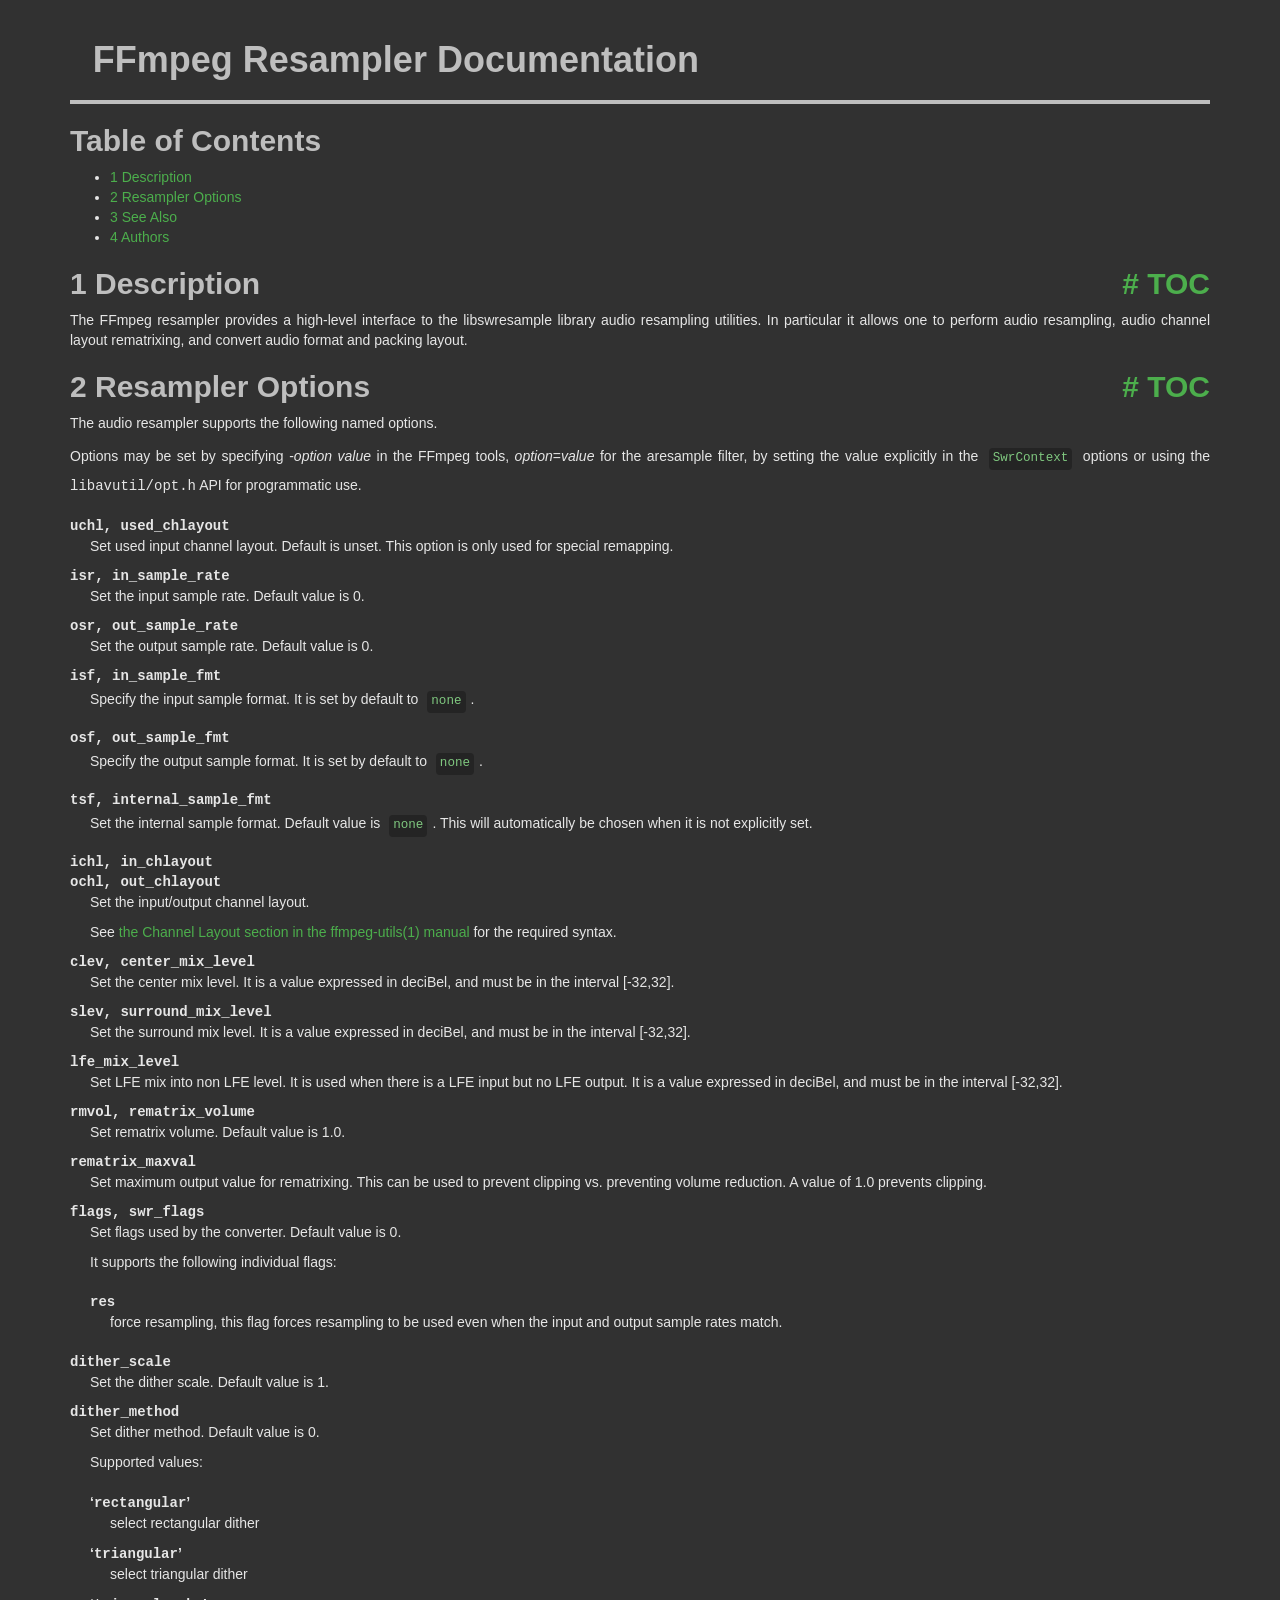
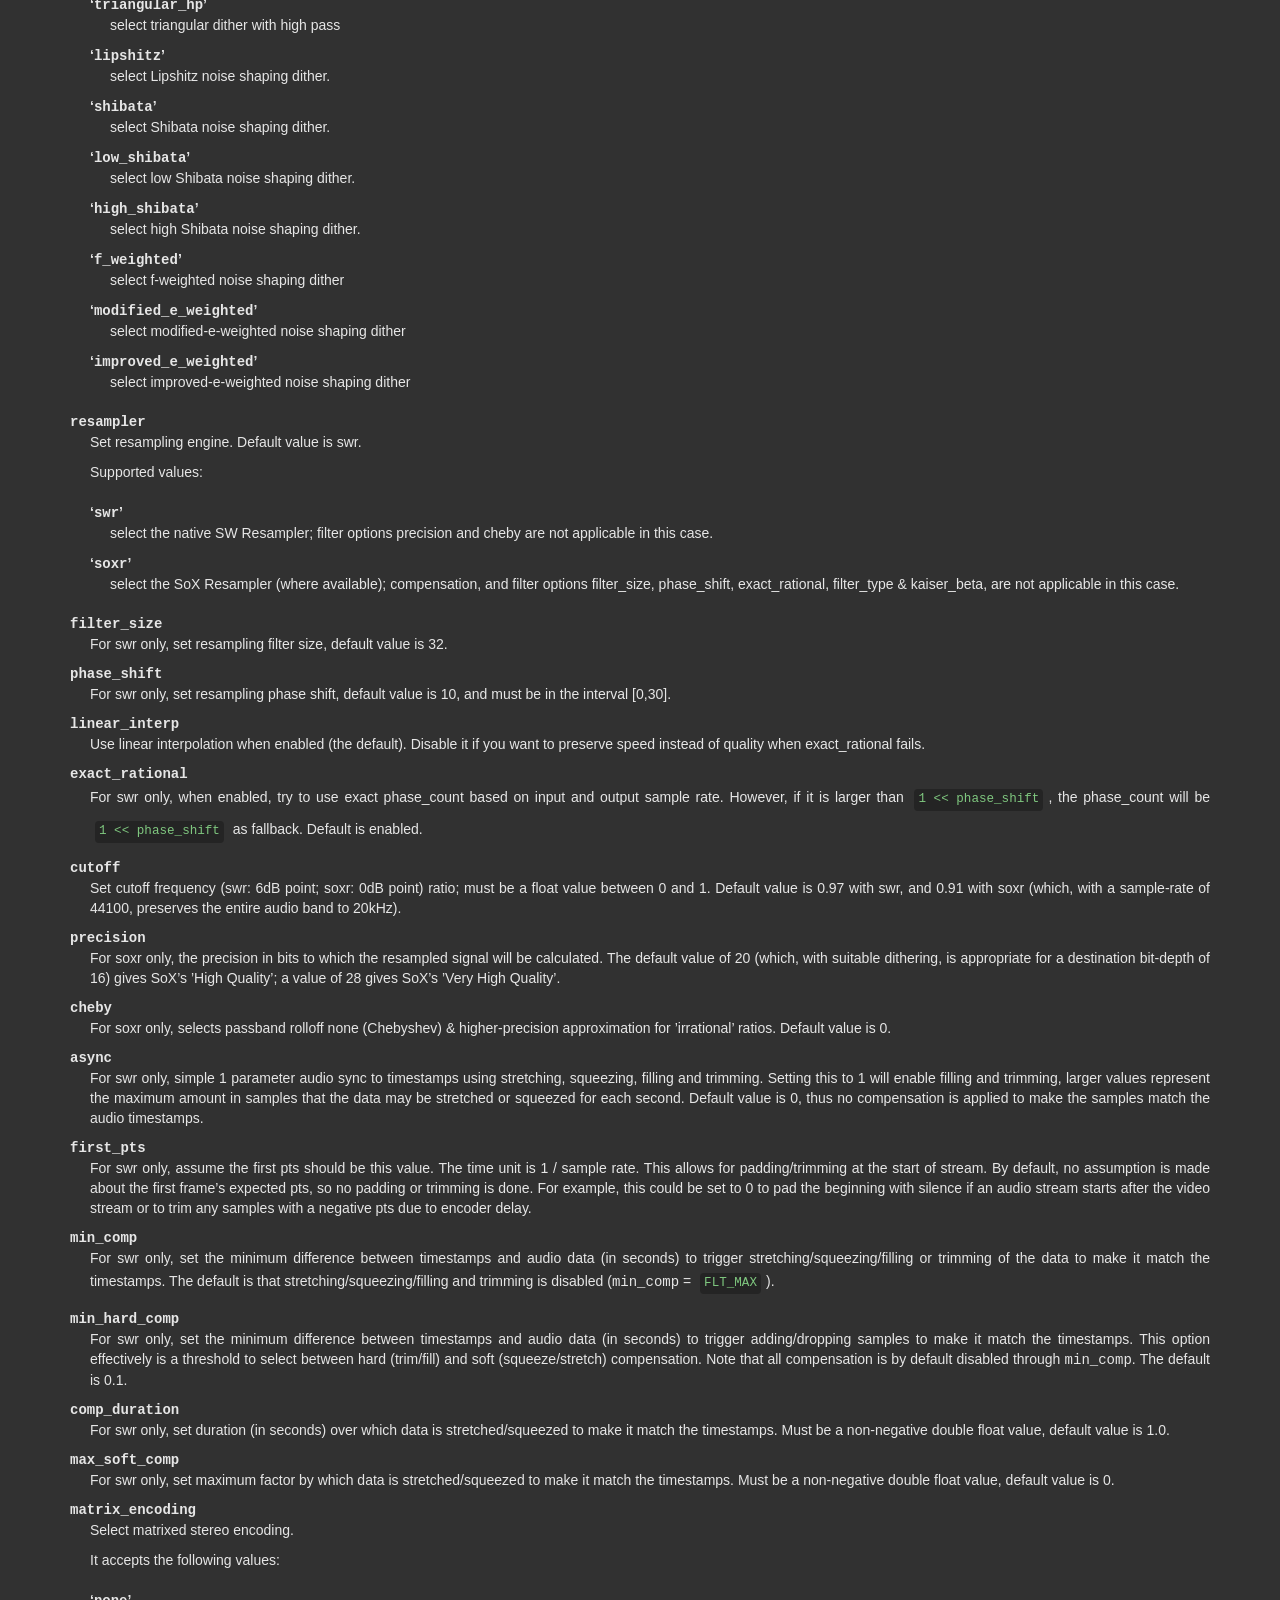
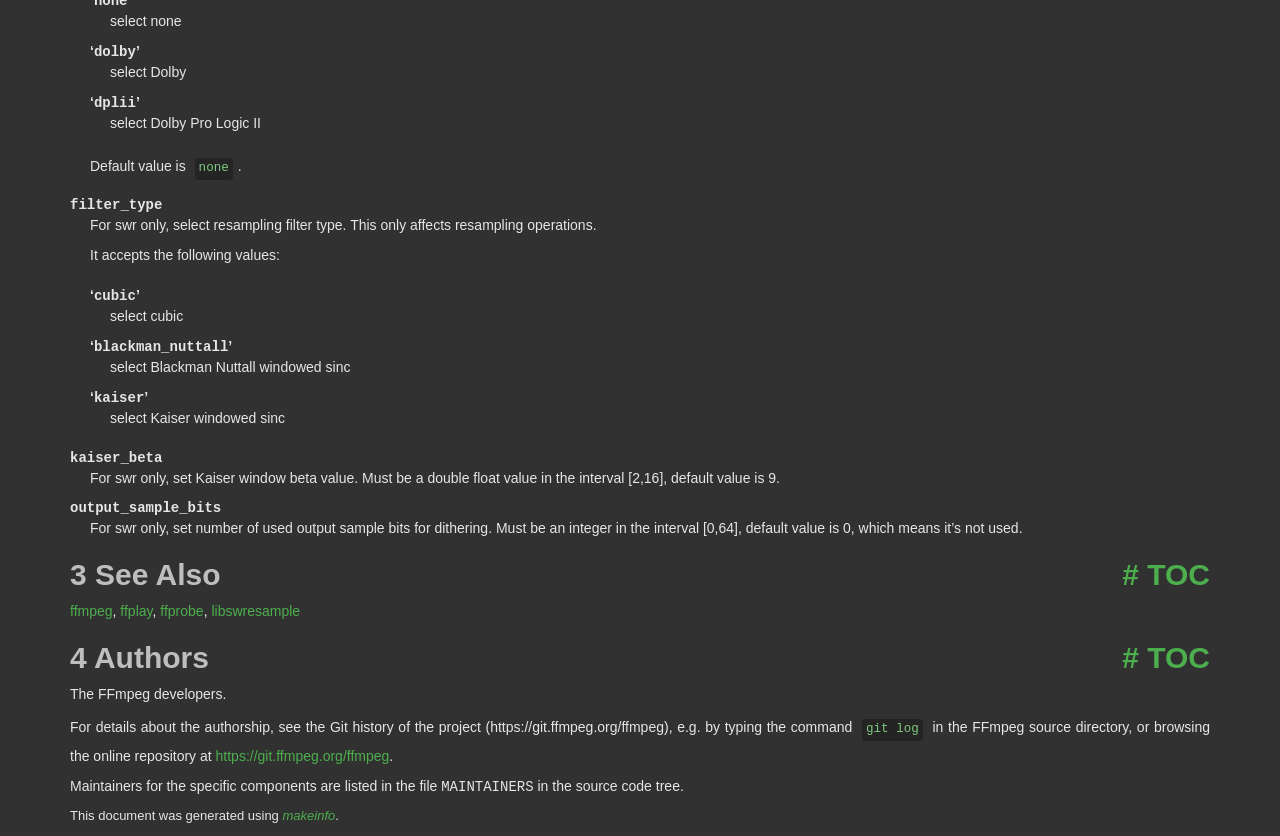
<file: ffmpeg/doc/ffmpeg-resampler.html>
<!DOCTYPE html PUBLIC "-//W3C//DTD HTML 4.01 Transitional//EN" "http://www.w3.org/TR/html4/loose.dtd">
<html>
<!-- Created by GNU Texinfo 7.2, https://www.gnu.org/software/texinfo/ -->
  <head>
    <meta charset="utf-8">
    <title>
      FFmpeg Resampler Documentation
    </title>
    <meta name="viewport" content="width=device-width,initial-scale=1.0">
    <link rel="stylesheet" type="text/css" href="bootstrap.min.css">
    <link rel="stylesheet" type="text/css" href="style.min.css">
  </head>
  <body>
    <div class="container">
      <h1>
      FFmpeg Resampler Documentation
      </h1>


<a name="SEC_Top"></a>

<div class="region-contents" id="SEC_Contents">
<h2 class="contents-heading">Table of Contents</h2>

<div class="contents">

<ul class="toc-numbered-mark">
  <li><a id="toc-Description" href="#Description">1 Description</a></li>
  <li><a id="toc-Resampler-Options" href="#Resampler-Options">2 Resampler Options</a></li>
  <li><a id="toc-See-Also" href="#See-Also">3 See Also</a></li>
  <li><a id="toc-Authors" href="#Authors">4 Authors</a></li>
</ul>
</div>
</div>

<a name="Description"></a>
<h2 class="chapter">1 Description<span class="pull-right"><a class="anchor hidden-xs" href="#Description" aria-hidden="true">#</a> <a class="anchor hidden-xs"href="#toc-Description" aria-hidden="true">TOC</a></span></h2>

<p>The FFmpeg resampler provides a high-level interface to the
libswresample library audio resampling utilities. In particular it
allows one to perform audio resampling, audio channel layout rematrixing,
and convert audio format and packing layout.
</p>

<a name="Resampler-Options"></a>
<h2 class="chapter">2 Resampler Options<span class="pull-right"><a class="anchor hidden-xs" href="#Resampler-Options" aria-hidden="true">#</a> <a class="anchor hidden-xs"href="#toc-Resampler-Options" aria-hidden="true">TOC</a></span></h2>

<p>The audio resampler supports the following named options.
</p>
<p>Options may be set by specifying -<var class="var">option</var> <var class="var">value</var> in the
FFmpeg tools, <var class="var">option</var>=<var class="var">value</var> for the aresample filter,
by setting the value explicitly in the
<code class="code">SwrContext</code> options or using the <samp class="file">libavutil/opt.h</samp> API for
programmatic use.
</p>
<dl class="table">
<dt><samp class="option">uchl, used_chlayout</samp></dt>
<dd><p>Set used input channel layout. Default is unset. This option is
only used for special remapping.
</p>
</dd>
<dt><samp class="option">isr, in_sample_rate</samp></dt>
<dd><p>Set the input sample rate. Default value is 0.
</p>
</dd>
<dt><samp class="option">osr, out_sample_rate</samp></dt>
<dd><p>Set the output sample rate. Default value is 0.
</p>
</dd>
<dt><samp class="option">isf, in_sample_fmt</samp></dt>
<dd><p>Specify the input sample format. It is set by default to <code class="code">none</code>.
</p>
</dd>
<dt><samp class="option">osf, out_sample_fmt</samp></dt>
<dd><p>Specify the output sample format. It is set by default to <code class="code">none</code>.
</p>
</dd>
<dt><samp class="option">tsf, internal_sample_fmt</samp></dt>
<dd><p>Set the internal sample format. Default value is <code class="code">none</code>.
This will automatically be chosen when it is not explicitly set.
</p>
</dd>
<dt><samp class="option">ichl, in_chlayout</samp></dt>
<dt><samp class="option">ochl, out_chlayout</samp></dt>
<dd><p>Set the input/output channel layout.
</p>
<p>See <a data-manual="ffmpeg-utils" href="./ffmpeg-utils.html#channel-layout-syntax">the Channel Layout section in the ffmpeg-utils(1) manual</a>
for the required syntax.
</p>
</dd>
<dt><samp class="option">clev, center_mix_level</samp></dt>
<dd><p>Set the center mix level. It is a value expressed in deciBel, and must be
in the interval [-32,32].
</p>
</dd>
<dt><samp class="option">slev, surround_mix_level</samp></dt>
<dd><p>Set the surround mix level. It is a value expressed in deciBel, and must
be in the interval [-32,32].
</p>
</dd>
<dt><samp class="option">lfe_mix_level</samp></dt>
<dd><p>Set LFE mix into non LFE level. It is used when there is a LFE input but no
LFE output. It is a value expressed in deciBel, and must
be in the interval [-32,32].
</p>
</dd>
<dt><samp class="option">rmvol, rematrix_volume</samp></dt>
<dd><p>Set rematrix volume. Default value is 1.0.
</p>
</dd>
<dt><samp class="option">rematrix_maxval</samp></dt>
<dd><p>Set maximum output value for rematrixing.
This can be used to prevent clipping vs. preventing volume reduction.
A value of 1.0 prevents clipping.
</p>
</dd>
<dt><samp class="option">flags, swr_flags</samp></dt>
<dd><p>Set flags used by the converter. Default value is 0.
</p>
<p>It supports the following individual flags:
</p><dl class="table">
<dt><samp class="option">res</samp></dt>
<dd><p>force resampling, this flag forces resampling to be used even when the
input and output sample rates match.
</p></dd>
</dl>

</dd>
<dt><samp class="option">dither_scale</samp></dt>
<dd><p>Set the dither scale. Default value is 1.
</p>
</dd>
<dt><samp class="option">dither_method</samp></dt>
<dd><p>Set dither method. Default value is 0.
</p>
<p>Supported values:
</p><dl class="table">
<dt>&lsquo;<samp class="samp">rectangular</samp>&rsquo;</dt>
<dd><p>select rectangular dither
</p></dd>
<dt>&lsquo;<samp class="samp">triangular</samp>&rsquo;</dt>
<dd><p>select triangular dither
</p></dd>
<dt>&lsquo;<samp class="samp">triangular_hp</samp>&rsquo;</dt>
<dd><p>select triangular dither with high pass
</p></dd>
<dt>&lsquo;<samp class="samp">lipshitz</samp>&rsquo;</dt>
<dd><p>select Lipshitz noise shaping dither.
</p></dd>
<dt>&lsquo;<samp class="samp">shibata</samp>&rsquo;</dt>
<dd><p>select Shibata noise shaping dither.
</p></dd>
<dt>&lsquo;<samp class="samp">low_shibata</samp>&rsquo;</dt>
<dd><p>select low Shibata noise shaping dither.
</p></dd>
<dt>&lsquo;<samp class="samp">high_shibata</samp>&rsquo;</dt>
<dd><p>select high Shibata noise shaping dither.
</p></dd>
<dt>&lsquo;<samp class="samp">f_weighted</samp>&rsquo;</dt>
<dd><p>select f-weighted noise shaping dither
</p></dd>
<dt>&lsquo;<samp class="samp">modified_e_weighted</samp>&rsquo;</dt>
<dd><p>select modified-e-weighted noise shaping dither
</p></dd>
<dt>&lsquo;<samp class="samp">improved_e_weighted</samp>&rsquo;</dt>
<dd><p>select improved-e-weighted noise shaping dither
</p>
</dd>
</dl>

</dd>
<dt><samp class="option">resampler</samp></dt>
<dd><p>Set resampling engine. Default value is swr.
</p>
<p>Supported values:
</p><dl class="table">
<dt>&lsquo;<samp class="samp">swr</samp>&rsquo;</dt>
<dd><p>select the native SW Resampler; filter options precision and cheby are not
applicable in this case.
</p></dd>
<dt>&lsquo;<samp class="samp">soxr</samp>&rsquo;</dt>
<dd><p>select the SoX Resampler (where available); compensation, and filter options
filter_size, phase_shift, exact_rational, filter_type &amp; kaiser_beta, are not
applicable in this case.
</p></dd>
</dl>

</dd>
<dt><samp class="option">filter_size</samp></dt>
<dd><p>For swr only, set resampling filter size, default value is 32.
</p>
</dd>
<dt><samp class="option">phase_shift</samp></dt>
<dd><p>For swr only, set resampling phase shift, default value is 10, and must be in
the interval [0,30].
</p>
</dd>
<dt><samp class="option">linear_interp</samp></dt>
<dd><p>Use linear interpolation when enabled (the default). Disable it if you want
to preserve speed instead of quality when exact_rational fails.
</p>
</dd>
<dt><samp class="option">exact_rational</samp></dt>
<dd><p>For swr only, when enabled, try to use exact phase_count based on input and
output sample rate. However, if it is larger than <code class="code">1 &lt;&lt; phase_shift</code>,
the phase_count will be <code class="code">1 &lt;&lt; phase_shift</code> as fallback. Default is enabled.
</p>
</dd>
<dt><samp class="option">cutoff</samp></dt>
<dd><p>Set cutoff frequency (swr: 6dB point; soxr: 0dB point) ratio; must be a float
value between 0 and 1.  Default value is 0.97 with swr, and 0.91 with soxr
(which, with a sample-rate of 44100, preserves the entire audio band to 20kHz).
</p>
</dd>
<dt><samp class="option">precision</samp></dt>
<dd><p>For soxr only, the precision in bits to which the resampled signal will be
calculated.  The default value of 20 (which, with suitable dithering, is
appropriate for a destination bit-depth of 16) gives SoX&rsquo;s &rsquo;High Quality&rsquo;; a
value of 28 gives SoX&rsquo;s &rsquo;Very High Quality&rsquo;.
</p>
</dd>
<dt><samp class="option">cheby</samp></dt>
<dd><p>For soxr only, selects passband rolloff none (Chebyshev) &amp; higher-precision
approximation for &rsquo;irrational&rsquo; ratios. Default value is 0.
</p>
</dd>
<dt><samp class="option">async</samp></dt>
<dd><p>For swr only, simple 1 parameter audio sync to timestamps using stretching,
squeezing, filling and trimming. Setting this to 1 will enable filling and
trimming, larger values represent the maximum amount in samples that the data
may be stretched or squeezed for each second.
Default value is 0, thus no compensation is applied to make the samples match
the audio timestamps.
</p>
</dd>
<dt><samp class="option">first_pts</samp></dt>
<dd><p>For swr only, assume the first pts should be this value. The time unit is 1 / sample rate.
This allows for padding/trimming at the start of stream. By default, no
assumption is made about the first frame&rsquo;s expected pts, so no padding or
trimming is done. For example, this could be set to 0 to pad the beginning with
silence if an audio stream starts after the video stream or to trim any samples
with a negative pts due to encoder delay.
</p>
</dd>
<dt><samp class="option">min_comp</samp></dt>
<dd><p>For swr only, set the minimum difference between timestamps and audio data (in
seconds) to trigger stretching/squeezing/filling or trimming of the
data to make it match the timestamps. The default is that
stretching/squeezing/filling and trimming is disabled
(<samp class="option">min_comp</samp> = <code class="code">FLT_MAX</code>).
</p>
</dd>
<dt><samp class="option">min_hard_comp</samp></dt>
<dd><p>For swr only, set the minimum difference between timestamps and audio data (in
seconds) to trigger adding/dropping samples to make it match the
timestamps.  This option effectively is a threshold to select between
hard (trim/fill) and soft (squeeze/stretch) compensation. Note that
all compensation is by default disabled through <samp class="option">min_comp</samp>.
The default is 0.1.
</p>
</dd>
<dt><samp class="option">comp_duration</samp></dt>
<dd><p>For swr only, set duration (in seconds) over which data is stretched/squeezed
to make it match the timestamps. Must be a non-negative double float value,
default value is 1.0.
</p>
</dd>
<dt><samp class="option">max_soft_comp</samp></dt>
<dd><p>For swr only, set maximum factor by which data is stretched/squeezed to make it
match the timestamps. Must be a non-negative double float value, default value
is 0.
</p>
</dd>
<dt><samp class="option">matrix_encoding</samp></dt>
<dd><p>Select matrixed stereo encoding.
</p>
<p>It accepts the following values:
</p><dl class="table">
<dt>&lsquo;<samp class="samp">none</samp>&rsquo;</dt>
<dd><p>select none
</p></dd>
<dt>&lsquo;<samp class="samp">dolby</samp>&rsquo;</dt>
<dd><p>select Dolby
</p></dd>
<dt>&lsquo;<samp class="samp">dplii</samp>&rsquo;</dt>
<dd><p>select Dolby Pro Logic II
</p></dd>
</dl>

<p>Default value is <code class="code">none</code>.
</p>
</dd>
<dt><samp class="option">filter_type</samp></dt>
<dd><p>For swr only, select resampling filter type. This only affects resampling
operations.
</p>
<p>It accepts the following values:
</p><dl class="table">
<dt>&lsquo;<samp class="samp">cubic</samp>&rsquo;</dt>
<dd><p>select cubic
</p></dd>
<dt>&lsquo;<samp class="samp">blackman_nuttall</samp>&rsquo;</dt>
<dd><p>select Blackman Nuttall windowed sinc
</p></dd>
<dt>&lsquo;<samp class="samp">kaiser</samp>&rsquo;</dt>
<dd><p>select Kaiser windowed sinc
</p></dd>
</dl>

</dd>
<dt><samp class="option">kaiser_beta</samp></dt>
<dd><p>For swr only, set Kaiser window beta value. Must be a double float value in the
interval [2,16], default value is 9.
</p>
</dd>
<dt><samp class="option">output_sample_bits</samp></dt>
<dd><p>For swr only, set number of used output sample bits for dithering. Must be an integer in the
interval [0,64], default value is 0, which means it&rsquo;s not used.
</p>
</dd>
</dl>


<a name="See-Also"></a>
<h2 class="chapter">3 See Also<span class="pull-right"><a class="anchor hidden-xs" href="#See-Also" aria-hidden="true">#</a> <a class="anchor hidden-xs"href="#toc-See-Also" aria-hidden="true">TOC</a></span></h2>

<p><a class="url" href="ffmpeg.html">ffmpeg</a>, <a class="url" href="ffplay.html">ffplay</a>, <a class="url" href="ffprobe.html">ffprobe</a>,
<a class="url" href="libswresample.html">libswresample</a>
</p>

<a name="Authors"></a>
<h2 class="chapter">4 Authors<span class="pull-right"><a class="anchor hidden-xs" href="#Authors" aria-hidden="true">#</a> <a class="anchor hidden-xs"href="#toc-Authors" aria-hidden="true">TOC</a></span></h2>

<p>The FFmpeg developers.
</p>
<p>For details about the authorship, see the Git history of the project
(https://git.ffmpeg.org/ffmpeg), e.g. by typing the command
<code class="command">git log</code> in the FFmpeg source directory, or browsing the
online repository at <a class="url" href="https://git.ffmpeg.org/ffmpeg">https://git.ffmpeg.org/ffmpeg</a>.
</p>
<p>Maintainers for the specific components are listed in the file
<samp class="file">MAINTAINERS</samp> in the source code tree.
</p>

      <p style="font-size: small;">
        This document was generated using <a class="uref" href="https://www.gnu.org/software/texinfo/"><em class="emph">makeinfo</em></a>.
      </p>
    </div>
  </body>
</html>
</file>
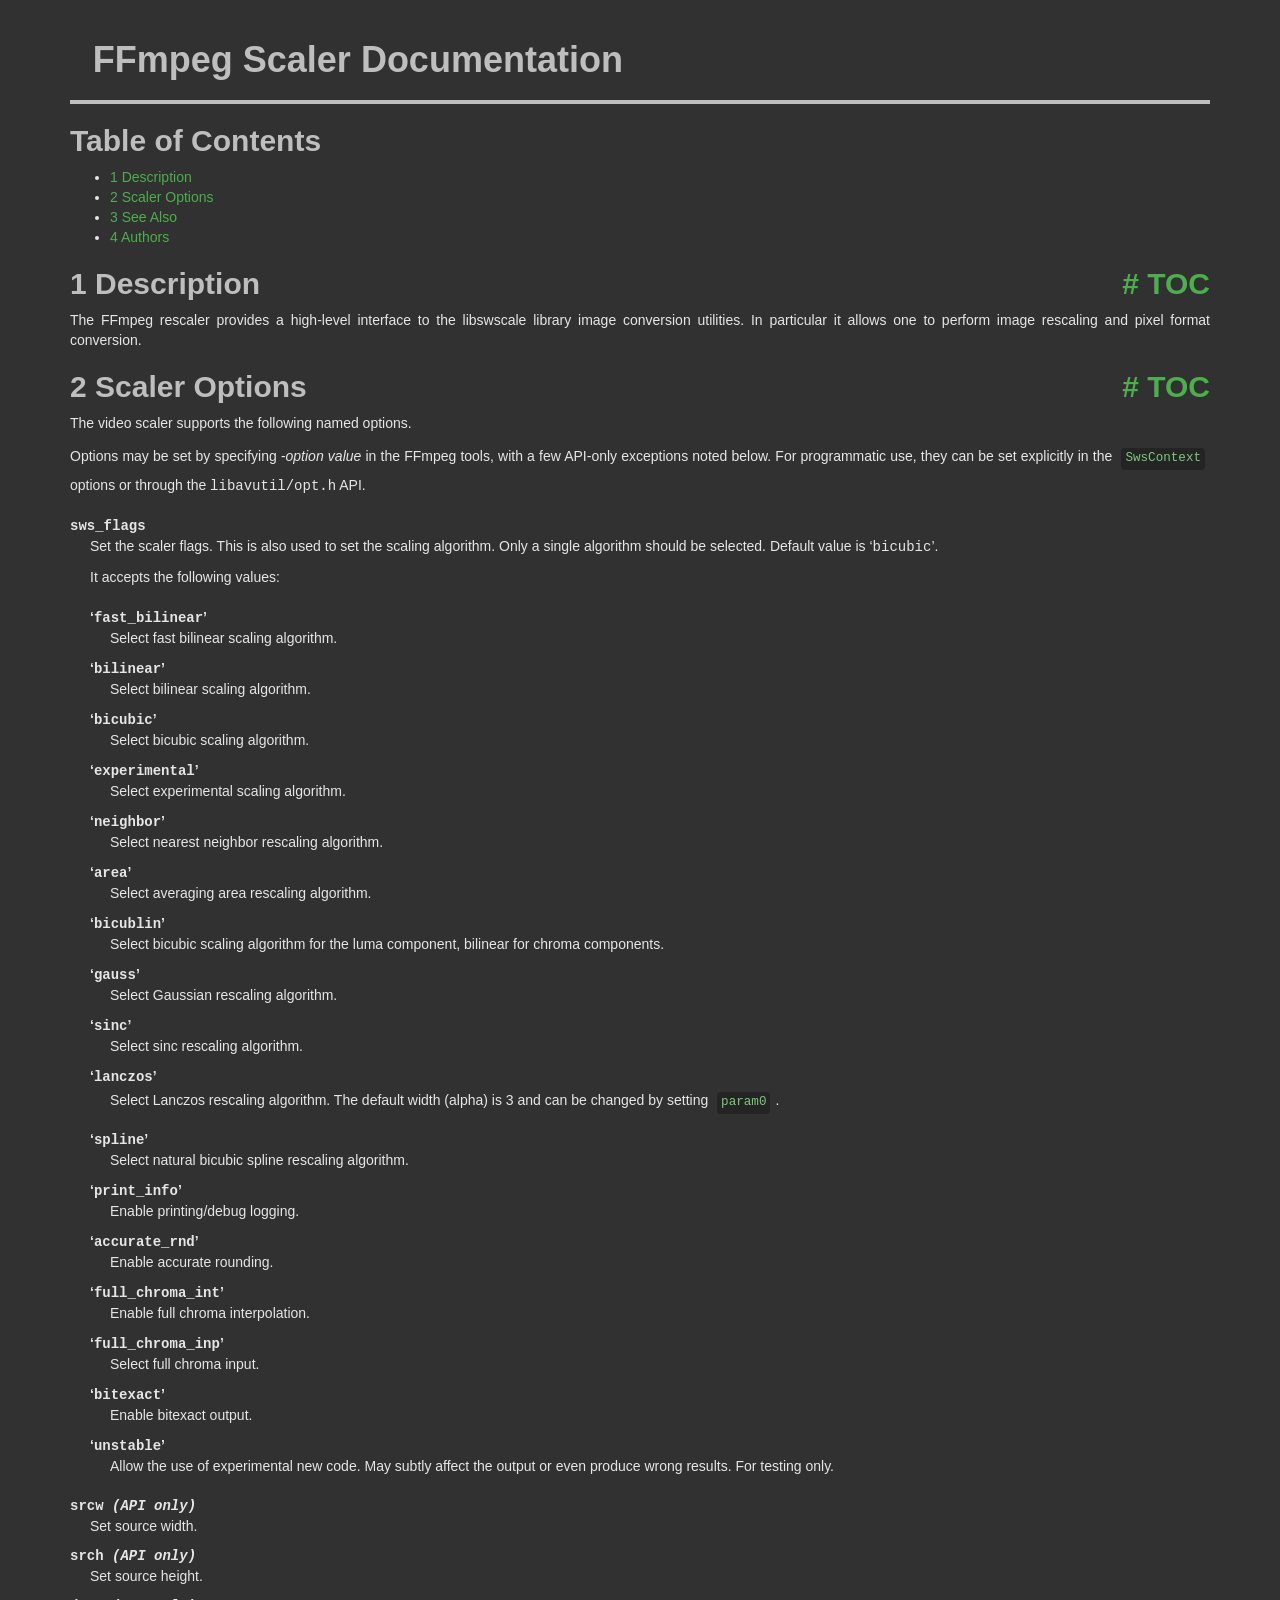
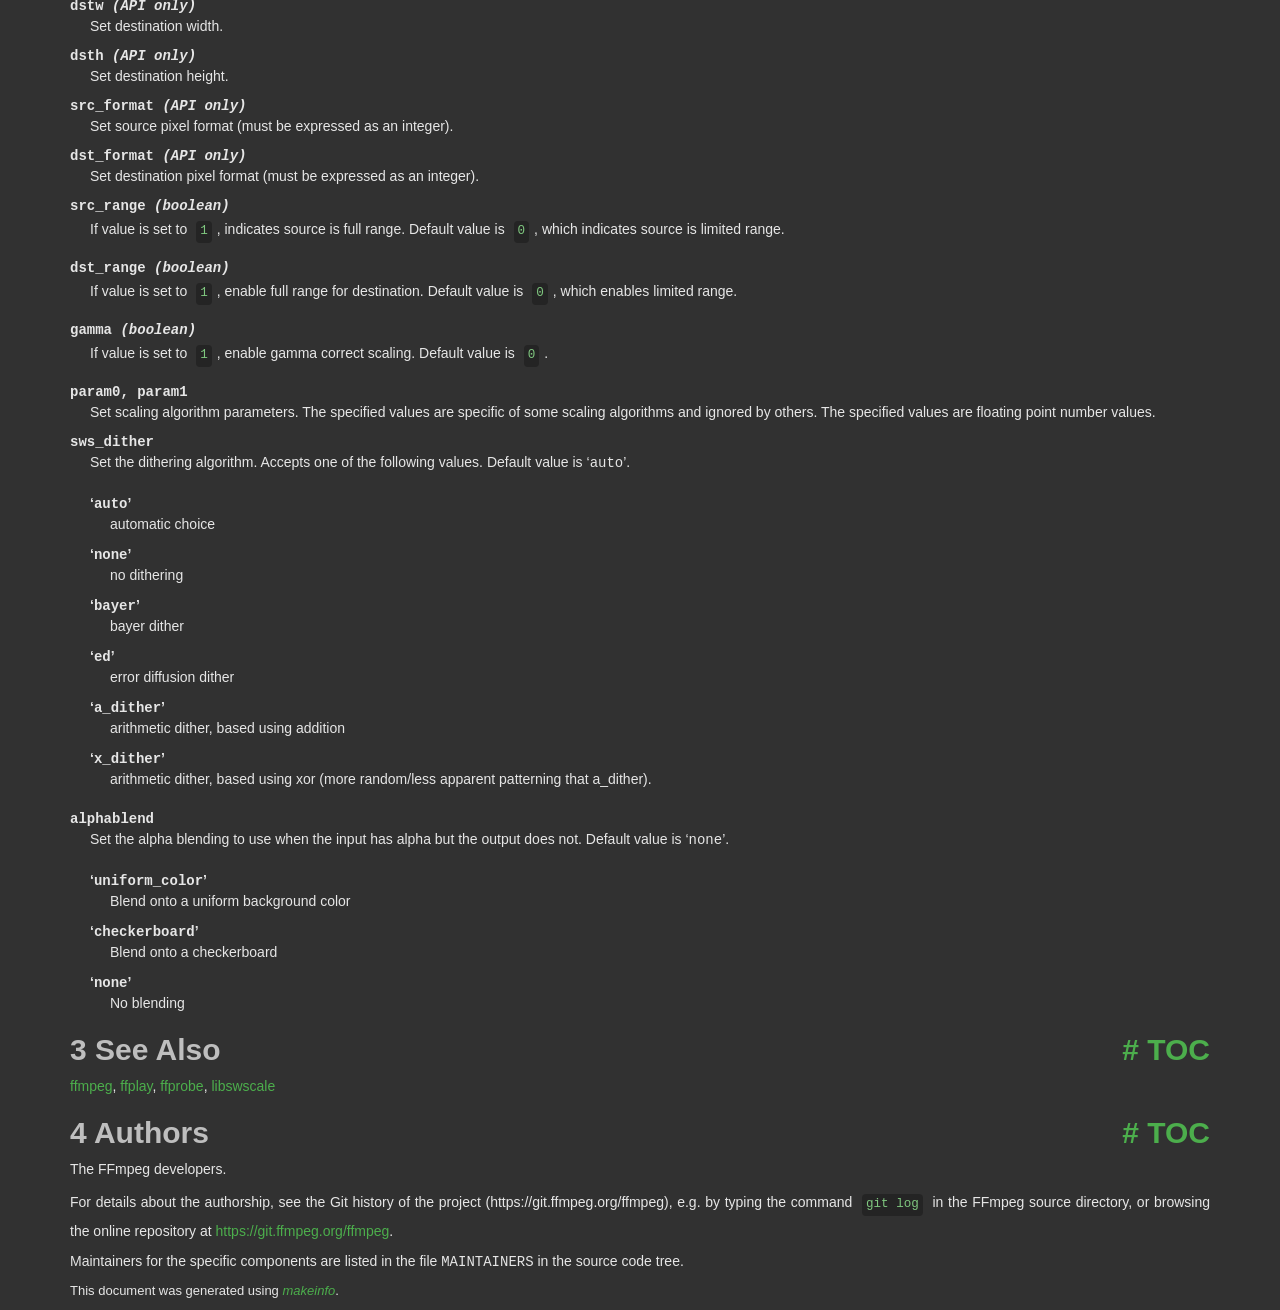
<file: ffmpeg/doc/ffmpeg-scaler.html>
<!DOCTYPE html PUBLIC "-//W3C//DTD HTML 4.01 Transitional//EN" "http://www.w3.org/TR/html4/loose.dtd">
<html>
<!-- Created by GNU Texinfo 7.2, https://www.gnu.org/software/texinfo/ -->
  <head>
    <meta charset="utf-8">
    <title>
      FFmpeg Scaler Documentation
    </title>
    <meta name="viewport" content="width=device-width,initial-scale=1.0">
    <link rel="stylesheet" type="text/css" href="bootstrap.min.css">
    <link rel="stylesheet" type="text/css" href="style.min.css">
  </head>
  <body>
    <div class="container">
      <h1>
      FFmpeg Scaler Documentation
      </h1>


<a name="SEC_Top"></a>

<div class="region-contents" id="SEC_Contents">
<h2 class="contents-heading">Table of Contents</h2>

<div class="contents">

<ul class="toc-numbered-mark">
  <li><a id="toc-Description" href="#Description">1 Description</a></li>
  <li><a id="toc-Scaler-Options" href="#Scaler-Options">2 Scaler Options</a></li>
  <li><a id="toc-See-Also" href="#See-Also">3 See Also</a></li>
  <li><a id="toc-Authors" href="#Authors">4 Authors</a></li>
</ul>
</div>
</div>

<a name="Description"></a>
<h2 class="chapter">1 Description<span class="pull-right"><a class="anchor hidden-xs" href="#Description" aria-hidden="true">#</a> <a class="anchor hidden-xs"href="#toc-Description" aria-hidden="true">TOC</a></span></h2>

<p>The FFmpeg rescaler provides a high-level interface to the libswscale
library image conversion utilities. In particular it allows one to perform
image rescaling and pixel format conversion.
</p>

<a class="anchor" id="scaler_005foptions"></a><a name="Scaler-Options"></a>
<h2 class="chapter">2 Scaler Options<span class="pull-right"><a class="anchor hidden-xs" href="#Scaler-Options" aria-hidden="true">#</a> <a class="anchor hidden-xs"href="#toc-Scaler-Options" aria-hidden="true">TOC</a></span></h2>

<p>The video scaler supports the following named options.
</p>
<p>Options may be set by specifying -<var class="var">option</var> <var class="var">value</var> in the
FFmpeg tools, with a few API-only exceptions noted below.
For programmatic use, they can be set explicitly in the
<code class="code">SwsContext</code> options or through the <samp class="file">libavutil/opt.h</samp> API.
</p>
<dl class="table">
<dd>
<a class="anchor" id="sws_005fflags"></a></dd>
<dt><samp class="option">sws_flags</samp></dt>
<dd><p>Set the scaler flags. This is also used to set the scaling
algorithm. Only a single algorithm should be selected. Default
value is &lsquo;<samp class="samp">bicubic</samp>&rsquo;.
</p>
<p>It accepts the following values:
</p><dl class="table">
<dt>&lsquo;<samp class="samp">fast_bilinear</samp>&rsquo;</dt>
<dd><p>Select fast bilinear scaling algorithm.
</p>
</dd>
<dt>&lsquo;<samp class="samp">bilinear</samp>&rsquo;</dt>
<dd><p>Select bilinear scaling algorithm.
</p>
</dd>
<dt>&lsquo;<samp class="samp">bicubic</samp>&rsquo;</dt>
<dd><p>Select bicubic scaling algorithm.
</p>
</dd>
<dt>&lsquo;<samp class="samp">experimental</samp>&rsquo;</dt>
<dd><p>Select experimental scaling algorithm.
</p>
</dd>
<dt>&lsquo;<samp class="samp">neighbor</samp>&rsquo;</dt>
<dd><p>Select nearest neighbor rescaling algorithm.
</p>
</dd>
<dt>&lsquo;<samp class="samp">area</samp>&rsquo;</dt>
<dd><p>Select averaging area rescaling algorithm.
</p>
</dd>
<dt>&lsquo;<samp class="samp">bicublin</samp>&rsquo;</dt>
<dd><p>Select bicubic scaling algorithm for the luma component, bilinear for
chroma components.
</p>
</dd>
<dt>&lsquo;<samp class="samp">gauss</samp>&rsquo;</dt>
<dd><p>Select Gaussian rescaling algorithm.
</p>
</dd>
<dt>&lsquo;<samp class="samp">sinc</samp>&rsquo;</dt>
<dd><p>Select sinc rescaling algorithm.
</p>
</dd>
<dt>&lsquo;<samp class="samp">lanczos</samp>&rsquo;</dt>
<dd><p>Select Lanczos rescaling algorithm. The default width (alpha) is 3 and can be
changed by setting <code class="code">param0</code>.
</p>
</dd>
<dt>&lsquo;<samp class="samp">spline</samp>&rsquo;</dt>
<dd><p>Select natural bicubic spline rescaling algorithm.
</p>
</dd>
<dt>&lsquo;<samp class="samp">print_info</samp>&rsquo;</dt>
<dd><p>Enable printing/debug logging.
</p>
</dd>
<dt>&lsquo;<samp class="samp">accurate_rnd</samp>&rsquo;</dt>
<dd><p>Enable accurate rounding.
</p>
</dd>
<dt>&lsquo;<samp class="samp">full_chroma_int</samp>&rsquo;</dt>
<dd><p>Enable full chroma interpolation.
</p>
</dd>
<dt>&lsquo;<samp class="samp">full_chroma_inp</samp>&rsquo;</dt>
<dd><p>Select full chroma input.
</p>
</dd>
<dt>&lsquo;<samp class="samp">bitexact</samp>&rsquo;</dt>
<dd><p>Enable bitexact output.
</p>
</dd>
<dt>&lsquo;<samp class="samp">unstable</samp>&rsquo;</dt>
<dd><p>Allow the use of experimental new code. May subtly affect the output or even
produce wrong results. For testing only.
</p></dd>
</dl>

</dd>
<dt><samp class="option">srcw <var class="var">(API only)</var></samp></dt>
<dd><p>Set source width.
</p>
</dd>
<dt><samp class="option">srch <var class="var">(API only)</var></samp></dt>
<dd><p>Set source height.
</p>
</dd>
<dt><samp class="option">dstw <var class="var">(API only)</var></samp></dt>
<dd><p>Set destination width.
</p>
</dd>
<dt><samp class="option">dsth <var class="var">(API only)</var></samp></dt>
<dd><p>Set destination height.
</p>
</dd>
<dt><samp class="option">src_format <var class="var">(API only)</var></samp></dt>
<dd><p>Set source pixel format (must be expressed as an integer).
</p>
</dd>
<dt><samp class="option">dst_format <var class="var">(API only)</var></samp></dt>
<dd><p>Set destination pixel format (must be expressed as an integer).
</p>
</dd>
<dt><samp class="option">src_range <var class="var">(boolean)</var></samp></dt>
<dd><p>If value is set to <code class="code">1</code>, indicates source is full range. Default value is
<code class="code">0</code>, which indicates source is limited range.
</p>
</dd>
<dt><samp class="option">dst_range <var class="var">(boolean)</var></samp></dt>
<dd><p>If value is set to <code class="code">1</code>, enable full range for destination. Default value
is <code class="code">0</code>, which enables limited range.
</p>
</dd>
<dt><samp class="option">gamma <var class="var">(boolean)</var></samp></dt>
<dd><p>If value is set to <code class="code">1</code>, enable gamma correct scaling. Default value is <code class="code">0</code>.
</p>
<a class="anchor" id="sws_005fparams"></a></dd>
<dt><samp class="option">param0, param1</samp></dt>
<dd><p>Set scaling algorithm parameters. The specified values are specific of
some scaling algorithms and ignored by others. The specified values
are floating point number values.
</p>
</dd>
<dt><samp class="option">sws_dither</samp></dt>
<dd><p>Set the dithering algorithm. Accepts one of the following
values. Default value is &lsquo;<samp class="samp">auto</samp>&rsquo;.
</p>
<dl class="table">
<dt>&lsquo;<samp class="samp">auto</samp>&rsquo;</dt>
<dd><p>automatic choice
</p>
</dd>
<dt>&lsquo;<samp class="samp">none</samp>&rsquo;</dt>
<dd><p>no dithering
</p>
</dd>
<dt>&lsquo;<samp class="samp">bayer</samp>&rsquo;</dt>
<dd><p>bayer dither
</p>
</dd>
<dt>&lsquo;<samp class="samp">ed</samp>&rsquo;</dt>
<dd><p>error diffusion dither
</p>
</dd>
<dt>&lsquo;<samp class="samp">a_dither</samp>&rsquo;</dt>
<dd><p>arithmetic dither, based using addition
</p>
</dd>
<dt>&lsquo;<samp class="samp">x_dither</samp>&rsquo;</dt>
<dd><p>arithmetic dither, based using xor (more random/less apparent patterning that
a_dither).
</p>
</dd>
</dl>

</dd>
<dt><samp class="option">alphablend</samp></dt>
<dd><p>Set the alpha blending to use when the input has alpha but the output does not.
Default value is &lsquo;<samp class="samp">none</samp>&rsquo;.
</p>
<dl class="table">
<dt>&lsquo;<samp class="samp">uniform_color</samp>&rsquo;</dt>
<dd><p>Blend onto a uniform background color
</p>
</dd>
<dt>&lsquo;<samp class="samp">checkerboard</samp>&rsquo;</dt>
<dd><p>Blend onto a checkerboard
</p>
</dd>
<dt>&lsquo;<samp class="samp">none</samp>&rsquo;</dt>
<dd><p>No blending
</p>
</dd>
</dl>

</dd>
</dl>


<a name="See-Also"></a>
<h2 class="chapter">3 See Also<span class="pull-right"><a class="anchor hidden-xs" href="#See-Also" aria-hidden="true">#</a> <a class="anchor hidden-xs"href="#toc-See-Also" aria-hidden="true">TOC</a></span></h2>

<p><a class="url" href="ffmpeg.html">ffmpeg</a>, <a class="url" href="ffplay.html">ffplay</a>, <a class="url" href="ffprobe.html">ffprobe</a>,
<a class="url" href="libswscale.html">libswscale</a>
</p>

<a name="Authors"></a>
<h2 class="chapter">4 Authors<span class="pull-right"><a class="anchor hidden-xs" href="#Authors" aria-hidden="true">#</a> <a class="anchor hidden-xs"href="#toc-Authors" aria-hidden="true">TOC</a></span></h2>

<p>The FFmpeg developers.
</p>
<p>For details about the authorship, see the Git history of the project
(https://git.ffmpeg.org/ffmpeg), e.g. by typing the command
<code class="command">git log</code> in the FFmpeg source directory, or browsing the
online repository at <a class="url" href="https://git.ffmpeg.org/ffmpeg">https://git.ffmpeg.org/ffmpeg</a>.
</p>
<p>Maintainers for the specific components are listed in the file
<samp class="file">MAINTAINERS</samp> in the source code tree.
</p>

      <p style="font-size: small;">
        This document was generated using <a class="uref" href="https://www.gnu.org/software/texinfo/"><em class="emph">makeinfo</em></a>.
      </p>
    </div>
  </body>
</html>
</file>
<file: ffmpeg/doc/style.min.css>
/*!
The MIT License (MIT)

Copyright (c) 2014 Barbara Lepage <db0company@gmail.com>

Permission is hereby granted, free of charge, to any person obtaining a copy
of this software and associated documentation files (the "Software"), to deal
in the Software without restriction, including without limitation the rights
to use, copy, modify, merge, publish, distribute, sublicense, and/or sell
copies of the Software, and to permit persons to whom the Software is
furnished to do so, subject to the following conditions:

The above copyright notice and this permission notice shall be included in all
copies or substantial portions of the Software.

THE SOFTWARE IS PROVIDED "AS IS", WITHOUT WARRANTY OF ANY KIND, EXPRESS OR
IMPLIED, INCLUDING BUT NOT LIMITED TO THE WARRANTIES OF MERCHANTABILITY,
FITNESS FOR A PARTICULAR PURPOSE AND NONINFRINGEMENT. IN NO EVENT SHALL THE
AUTHORS OR COPYRIGHT HOLDERS BE LIABLE FOR ANY CLAIM, DAMAGES OR OTHER
LIABILITY, WHETHER IN AN ACTION OF CONTRACT, TORT OR OTHERWISE, ARISING FROM,
OUT OF OR IN CONNECTION WITH THE SOFTWARE OR THE USE OR OTHER DEALINGS IN THE
SOFTWARE.
 */body{background-color:#313131;color:#e6e6e6;text-align:justify}body, h1, h2, h3, h4, h5, h6{font-family:"Lucida Grande","Lucida Sans Unicode","Lucida Sans","Helvetica Neue",Helvetica,Verdana,Tahoma,sans-serif}a{color:#4cae4c}a strong{color:#e6e6e6}a:hover{color:#7fc77f}a:hover strong{color:#4cae4c}main{width:100% ! important;min-height:600px;margin:auto}h1, h2, h3, h4{font-weight:bold;text-align:left}h1, h2, h3{color:#bebebe}h1 strong, h2 strong, h3 strong{color:#e6e6e6}h4, h5, h6{color:#3c8b3c}h1{border-bottom:4px #bebebe solid;padding:20px 2%}h3{border-bottom:2px #bebebe solid;padding:15px 1%}h4{border-bottom:1px solid #e6e6e6;padding:10px 0;margin:20px 0;color:#e6e6e6}.list-group .list-group-item{background-color:#3e3e3e;border-color:black}.list-group.list-group-big .list-group-item{padding:25px}.list-group a.list-group-item{color:#7fc77f}.list-group a.list-group-item:hover{background-color:#313131;color:#4cae4c}.well{background-color:#242424;border-color:black;color:#bebebe}.well strong{color:#e6e6e6}.well code{background-color:#313131}.well hr{border-color:#3c8b3c}.well h3{margin:5px 0 15px 0;border:0;padding:0}.well a{color:#4cae4c}.well a.btn{color:white}.well small{display:block;padding:0 10px;font-style:italic}.well.example{padding-top:40px;margin-bottom:130px}.well.example pre{margin:50px;margin-bottom:30px;font-size:1.5em}.well.example .btn{margin-right:50px;margin-bottom:20px}.well.well-with-icon{min-height:136px}.well.well-with-icon .pull-right,.well.well-with-icon .pull-left{background-color:#4cae4c;color:#e6e6e6;padding:10px;border-radius:5px;margin:5px}.well.well-with-icon .pull-right{margin-left:20px}.well.well-with-icon .pull-left{margin-right:20px}a.well{display:block}a.well:hover{text-decoration:none;opacity:0.8}.info, .warning{margin:10px;padding:10px;background-color:#3e3e3e;color:#e6e6e6}.info code, .warning code{background-color:#313131}.info{border-left:10px #4cae4c solid}.warning{border-left:10px #ae4c4c solid}.with-icon{padding:30px}.with-icon .pull-left{padding-right:30px}.with-icon .pull-right{padding-left:30px}dd{margin-left:20px}code{background-color:#242424;color:#7fc77f;display:inline-block;margin:5px}.table{margin:20px 0;border-radius:4px}.table th,.table td,.table tr{border:1px solid #171717}.table tr th{background-color:#3e3e3e;border-bottom:2px solid #e6e6e6}.table tr:nth-child(odd){background-color:#242424}#sidebar-wrapper, .navbar{background-color:#171717;overflow-x:hidden}#sidebar-wrapper .sidebar-brand img,#sidebar-wrapper .navbar-brand img, .navbar .sidebar-brand img, .navbar .navbar-brand img{opacity:0.6;margin-right:8px}#sidebar-wrapper .sidebar-brand:hover,#sidebar-wrapper .navbar-brand:hover, .navbar .sidebar-brand:hover, .navbar .navbar-brand:hover{color:#fff}#sidebar-wrapper .sidebar-brand:hover img,#sidebar-wrapper .navbar-brand:hover img, .navbar .sidebar-brand:hover img, .navbar .navbar-brand:hover img{opacity:1}#sidebar-wrapper .sidebar-nav li ul, .navbar .sidebar-nav li ul{list-style-type:none;padding:0}#sidebar-wrapper .sidebar-nav li ul li, .navbar .sidebar-nav li ul li{line-height:20px}#sidebar-wrapper .sidebar-nav li ul li a, .navbar .sidebar-nav li ul li a{padding-left:20px}.content-header{height:auto;background-color:#242424}.content-header h1{color:#e6e6e6;display:block;margin:0;margin-bottom:20px;line-height:normal;border-bottom:none}#download h4, #index h4{margin-top:180px}#download h4.first, #index h4.first{margin-top:20px}#download h4.first small, #index h4.first small{color:inherit;font-size:1em}#download .btn-download-wrapper, #index .btn-download-wrapper{text-align:center;margin:160px auto}#download .btn-download-wrapper .btn, #index .btn-download-wrapper .btn{font-size:3em;padding:3%;display:inline-block;margin-bottom:5px}#download .btn-download-wrapper small, #index .btn-download-wrapper small{display:block;font-size:0.4em}#download h2.description, #index h2.description{color:#e6e6e6;font-size:2em;font-weight:bold;margin:120px 50px;line-height:2em}#download h2.description .label, #index h2.description .label{font-size:0.5em}#download .btn-download-wrapper{margin:40px auto}#download .os-selector{text-align:center;color:#e6e6e6;margin:30px 0}#download .os-selector a.btn-build{color:#e6e6e6;display:block;padding:20px;border-radius:2px}#download .os-selector .btn-build[href="#build-linux"]{background-color:#e43}#download .os-selector .btn-build[href="#build-linux"]:hover{color:#e43;background-color:#e6e6e6}#download .os-selector .btn-build[href="#build-windows"]{background-color:#06a}#download .os-selector .btn-build[href="#build-windows"]:hover{color:#06a;background-color:#e6e6e6}#download .os-selector .btn-build[href="#build-mac"]{background-color:darkgrey}#download .os-selector .btn-build[href="#build-mac"]:hover{color:darkgrey;background-color:#e6e6e6}#download .os-selector .tab-content{margin-top:20px}#download .os-selector #build-linux h3{color:#e43}#download .os-selector #build-windows h3{color:#06a}#download .os-selector #build-mac h3{color:darkgrey}footer{background-color:#242424;border-top:1px #101010 solid;padding:20px 0%}footer a{display:block}footer img[alt="FFmpeg"]{width:50%;display:block;margin:auto}.example.user-good pre{color:#bfbfbf;border:1px solid #357735;border-left:10px solid #357735;background-color:#242424}.example.user-bad pre{color:#bfbfbf;border:1px solid #ae4c4c;border-left:10px solid #ae4c4c;background-color:#242424}
</file>
